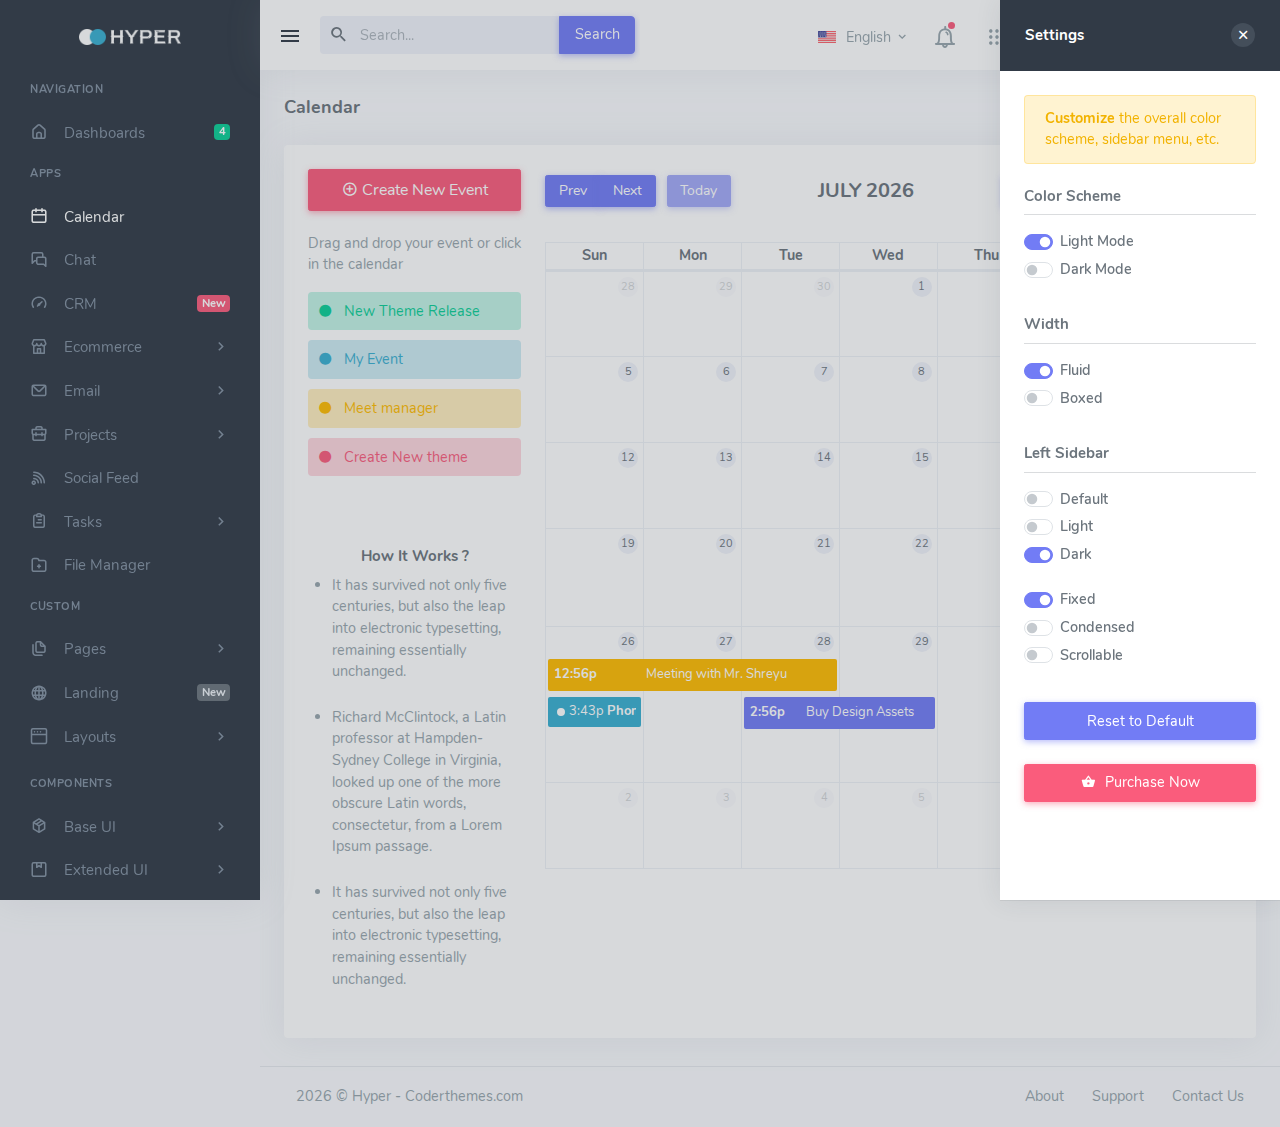
<file: apps-calendar.html>
<!DOCTYPE html>
<html lang="en">


<!-- Mirrored nfrom coderthemes.com/hyper/saas/apps-calendar.html by HTTrack Website Copier/3.x [XR&CO'2014], Fri, 29 Jul 2022 10:20:44 GMT -->
<head>
    <meta charset="utf-8" />
    <title>Calendar | Hyper - Responsive Bootstrap 5 Admin Dashboard</title>
    <meta name="viewport" content="width=device-width, initial-scale=1.0">
    <meta content="A fully featured admin theme which can be used to build CRM, CMS, etc." name="description" />
    <meta content="Coderthemes" name="author" />
    <!-- App favicon -->
    <link rel="shortcut icon" href="assets/images/favicon.ico">

    <!-- third party css -->
    <link href="assets/css/vendor/fullcalendar.min.css" rel="stylesheet" type="text/css" />
    <!-- third party css end -->

    <!-- App css -->
    <link href="assets/css/icons.min.css" rel="stylesheet" type="text/css" />
    <link href="assets/css/app.min.css" rel="stylesheet" type="text/css" id="app-style"/>

</head>

<body class="loading" data-layout-color="light" data-leftbar-theme="dark" data-layout-mode="fluid" data-rightbar-onstart="true">
    <!-- Begin page -->
    <div class="wrapper">
        <!-- ========== Left Sidebar Start ========== -->
        <div class="leftside-menu">
    
            <!-- LOGO -->
            <a href="index.html" class="logo text-center logo-light">
                <span class="logo-lg">
                    <img src="assets/images/logo.png" alt="" height="16">
                </span>
                <span class="logo-sm">
                    <img src="assets/images/logo_sm.png" alt="" height="16">
                </span>
            </a>

            <!-- LOGO -->
            <a href="index.html" class="logo text-center logo-dark">
                <span class="logo-lg">
                    <img src="assets/images/logo-dark.png" alt="" height="16">
                </span>
                <span class="logo-sm">
                    <img src="assets/images/logo_sm_dark.png" alt="" height="16">
                </span>
            </a>
    
            <div class="h-100" id="leftside-menu-container" data-simplebar>

                <!--- Sidemenu -->
                <ul class="side-nav">

                    <li class="side-nav-title side-nav-item">Navigation</li>

                    <li class="side-nav-item">
                        <a data-bs-toggle="collapse" href="#sidebarDashboards" aria-expanded="false" aria-controls="sidebarDashboards" class="side-nav-link">
                            <i class="uil-home-alt"></i>
                            <span class="badge bg-success float-end">4</span>
                            <span> Dashboards </span>
                        </a>
                        <div class="collapse" id="sidebarDashboards">
                            <ul class="side-nav-second-level">
                                <li>
                                    <a href="dashboard-analytics.html">Analytics</a>
                                </li>
                                <li>
                                    <a href="index.html">Ecommerce</a>
                                </li>
                                <li>
                                    <a href="dashboard-projects.html">Projects</a>
                                </li>
                                <li>
                                    <a href="dashboard-wallet.html">E-Wallet <span class="badge rounded bg-danger font-10 float-end">New</span></a>
                                </li>
                            </ul>
                        </div>
                    </li>

                    <li class="side-nav-title side-nav-item">Apps</li>

                    <li class="side-nav-item">
                        <a href="apps-calendar.html" class="side-nav-link">
                            <i class="uil-calender"></i>
                            <span> Calendar </span>
                        </a>
                    </li>

                    <li class="side-nav-item">
                        <a href="apps-chat.html" class="side-nav-link">
                            <i class="uil-comments-alt"></i>
                            <span> Chat </span>
                        </a>
                    </li>

                    <li class="side-nav-item">
                        <a data-bs-toggle="collapse" href="#sidebarCrm" aria-expanded="false" aria-controls="sidebarCrm" class="side-nav-link">
                            <i class="uil uil-tachometer-fast"></i>
                            <span class="badge bg-danger text-white float-end">New</span>
                            <span> CRM </span>
                        </a>
                        <div class="collapse" id="sidebarCrm">
                            <ul class="side-nav-second-level">
                                <li>
                                    <a href="crm-dashboard.html">Dashboard</a>
                                </li>
                                <li>
                                    <a href="crm-projects.html">Project</a>
                                </li>
                                <li>
                                    <a href="crm-orders-list.html">Orders List</a>
                                </li>
                                <li>
                                    <a href="crm-clients.html">Clients</a>
                                </li>
                                <li>
                                    <a href="crm-management.html">Management</a>
                                </li>
                            </ul>
                        </div>
                    </li>

                    <li class="side-nav-item">
                        <a data-bs-toggle="collapse" href="#sidebarEcommerce" aria-expanded="false" aria-controls="sidebarEcommerce" class="side-nav-link">
                            <i class="uil-store"></i>
                            <span> Ecommerce </span>
                            <span class="menu-arrow"></span>
                        </a>
                        <div class="collapse" id="sidebarEcommerce">
                            <ul class="side-nav-second-level">
                                <li>
                                    <a href="apps-ecommerce-products.html">Products</a>
                                </li>
                                <li>
                                    <a href="apps-ecommerce-products-details.html">Products Details</a>
                                </li>
                                <li>
                                    <a href="apps-ecommerce-orders.html">Orders</a>
                                </li>
                                <li>
                                    <a href="apps-ecommerce-orders-details.html">Order Details</a>
                                </li>
                                <li>
                                    <a href="apps-ecommerce-customers.html">Customers</a>
                                </li>
                                <li>
                                    <a href="apps-ecommerce-shopping-cart.html">Shopping Cart</a>
                                </li>
                                <li>
                                    <a href="apps-ecommerce-checkout.html">Checkout</a>
                                </li>
                                <li>
                                    <a href="apps-ecommerce-sellers.html">Sellers</a>
                                </li>
                            </ul>
                        </div>
                    </li>

                    <li class="side-nav-item">
                        <a data-bs-toggle="collapse" href="#sidebarEmail" aria-expanded="false" aria-controls="sidebarEmail" class="side-nav-link">
                            <i class="uil-envelope"></i>
                            <span> Email </span>
                            <span class="menu-arrow"></span>
                        </a>
                        <div class="collapse" id="sidebarEmail">
                            <ul class="side-nav-second-level">
                                <li>
                                    <a href="apps-email-inbox.html">Inbox</a>
                                </li>
                                <li>
                                    <a href="apps-email-read.html">Read Email</a>
                                </li>
                            </ul>
                        </div>
                    </li>

                    <li class="side-nav-item">
                        <a data-bs-toggle="collapse" href="#sidebarProjects" aria-expanded="false" aria-controls="sidebarProjects" class="side-nav-link">
                            <i class="uil-briefcase"></i>
                            <span> Projects </span>
                            <span class="menu-arrow"></span>
                        </a>
                        <div class="collapse" id="sidebarProjects">
                            <ul class="side-nav-second-level">
                                <li>
                                    <a href="apps-projects-list.html">List</a>
                                </li>
                                <li>
                                    <a href="apps-projects-details.html">Details</a>
                                </li>
                                <li>
                                    <a href="apps-projects-gantt.html">Gantt <span class="badge rounded-pill bg-light text-dark font-10 float-end">New</span></a>
                                </li>
                                <li>
                                    <a href="apps-projects-add.html">Create Project</a>
                                </li>
                            </ul>
                        </div>
                    </li>

                    <li class="side-nav-item">
                        <a href="apps-social-feed.html" class="side-nav-link">
                            <i class="uil-rss"></i>
                            <span> Social Feed </span>
                        </a>
                    </li>

                    <li class="side-nav-item">
                        <a data-bs-toggle="collapse" href="#sidebarTasks" aria-expanded="false" aria-controls="sidebarTasks" class="side-nav-link">
                            <i class="uil-clipboard-alt"></i>
                            <span> Tasks </span>
                            <span class="menu-arrow"></span>
                        </a>
                        <div class="collapse" id="sidebarTasks">
                            <ul class="side-nav-second-level">
                                <li>
                                    <a href="apps-tasks.html">List</a>
                                </li>
                                <li>
                                    <a href="apps-tasks-details.html">Details</a>
                                </li>
                                <li>
                                    <a href="apps-kanban.html">Kanban Board</a>
                                </li>
                            </ul>
                        </div>
                    </li>

                    <li class="side-nav-item">
                        <a href="apps-file-manager.html" class="side-nav-link">
                            <i class="uil-folder-plus"></i>
                            <span> File Manager </span>
                        </a>
                    </li>

                    <li class="side-nav-title side-nav-item">Custom</li>

                    <li class="side-nav-item">
                        <a data-bs-toggle="collapse" href="#sidebarPages" aria-expanded="false" aria-controls="sidebarPages" class="side-nav-link">
                            <i class="uil-copy-alt"></i>
                            <span> Pages </span>
                            <span class="menu-arrow"></span>
                        </a>
                        <div class="collapse" id="sidebarPages">
                            <ul class="side-nav-second-level">
                                <li>
                                    <a href="pages-profile.html">Profile</a>
                                </li>
                                <li>
                                    <a href="pages-profile-2.html">Profile 2</a>
                                </li>
                                <li>
                                    <a href="pages-invoice.html">Invoice</a>
                                </li>
                                <li>
                                    <a href="pages-faq.html">FAQ</a>
                                </li>
                                <li>
                                    <a href="pages-pricing.html">Pricing</a>
                                </li>
                                <li>
                                    <a href="pages-maintenance.html">Maintenance</a>
                                </li>
                                <li class="side-nav-item">
                                    <a data-bs-toggle="collapse" href="#sidebarPagesAuth" aria-expanded="false" aria-controls="sidebarPagesAuth">
                                        <span> Authentication </span>
                                        <span class="menu-arrow"></span>
                                    </a>
                                    <div class="collapse" id="sidebarPagesAuth">
                                        <ul class="side-nav-third-level">
                                            <li>
                                                <a href="pages-login.html">Login</a>
                                            </li>
                                            <li>
                                                <a href="pages-login-2.html">Login 2</a>
                                            </li>
                                            <li>
                                                <a href="pages-register.html">Register</a>
                                            </li>
                                            <li>
                                                <a href="pages-register-2.html">Register 2</a>
                                            </li>
                                            <li>
                                                <a href="pages-logout.html">Logout</a>
                                            </li>
                                            <li>
                                                <a href="pages-logout-2.html">Logout 2</a>
                                            </li>
                                            <li>
                                                <a href="pages-recoverpw.html">Recover Password</a>
                                            </li>
                                            <li>
                                                <a href="pages-recoverpw-2.html">Recover Password 2</a>
                                            </li>
                                            <li>
                                                <a href="pages-lock-screen.html">Lock Screen</a>
                                            </li>
                                            <li>
                                                <a href="pages-lock-screen-2.html">Lock Screen 2</a>
                                            </li>
                                            <li>
                                                <a href="pages-confirm-mail.html">Confirm Mail</a>
                                            </li>
                                            <li>
                                                <a href="pages-confirm-mail-2.html">Confirm Mail 2</a>
                                            </li>
                                        </ul>
                                    </div>
                                </li>
                                <li class="side-nav-item">
                                    <a data-bs-toggle="collapse" href="#sidebarPagesError" aria-expanded="false" aria-controls="sidebarPagesError">
                                        <span> Error </span>
                                        <span class="menu-arrow"></span>
                                    </a>
                                    <div class="collapse" id="sidebarPagesError">
                                        <ul class="side-nav-third-level">
                                            <li>
                                            <a href="pages-404.html">Error 404</a>
                                        </li>
                                        <li>
                                            <a href="pages-404-alt.html">Error 404-alt</a>
                                        </li>
                                        <li>
                                            <a href="pages-500.html">Error 500</a>
                                        </li>
                                        </ul>
                                    </div>
                                </li>
                                <li>
                                    <a href="pages-starter.html">Starter Page</a>
                                </li>
                                <li>
                                    <a href="pages-preloader.html">With Preloader</a>
                                </li>
                                <li>
                                    <a href="pages-timeline.html">Timeline</a>
                                </li>
                            </ul>
                        </div>
                    </li>

                    <li class="side-nav-item">
                        <a href="landing.html" target="_blank" class="side-nav-link">
                            <i class="uil-globe"></i>
                            <span class="badge bg-secondary text-light float-end">New</span>
                            <span> Landing </span>
                        </a>
                    </li>

                    <li class="side-nav-item">
                        <a data-bs-toggle="collapse" href="#sidebarLayouts" aria-expanded="false" aria-controls="sidebarLayouts" class="side-nav-link">
                            <i class="uil-window"></i>
                            <span> Layouts </span>
                            <span class="menu-arrow"></span>
                        </a>
                        <div class="collapse" id="sidebarLayouts">
                            <ul class="side-nav-second-level">
                                <li>
                                    <a href="layouts-horizontal.html">Horizontal</a>
                                </li>
                                <li>
                                    <a href="layouts-detached.html">Detached</a>
                                </li>
                                <li>
                                    <a href="layouts-full.html">Full</a>
                                </li>
                            </ul>
                        </div>
                    </li>
            
                    <li class="side-nav-title side-nav-item mt-1">Components</li>

                    <li class="side-nav-item">
                        <a data-bs-toggle="collapse" href="#sidebarBaseUI" aria-expanded="false" aria-controls="sidebarBaseUI" class="side-nav-link">
                            <i class="uil-box"></i>
                            <span> Base UI </span>
                            <span class="menu-arrow"></span>
                        </a>
                        <div class="collapse" id="sidebarBaseUI">
                            <ul class="side-nav-second-level">
                                <li>
                                    <a href="ui-accordions.html">Accordions</a>
                                </li>
                                <li>
                                    <a href="ui-alerts.html">Alerts</a>
                                </li>
                                <li>
                                    <a href="ui-avatars.html">Avatars</a>
                                </li>
                                <li>
                                    <a href="ui-badges.html">Badges</a>
                                </li>
                                <li>
                                    <a href="ui-breadcrumb.html">Breadcrumb</a>
                                </li>
                                <li>
                                    <a href="ui-buttons.html">Buttons</a>
                                </li>
                                <li>
                                    <a href="ui-cards.html">Cards</a>
                                </li>
                                <li>
                                    <a href="ui-carousel.html">Carousel</a>
                                </li>
                                <li>
                                    <a href="ui-dropdowns.html">Dropdowns</a>
                                </li>
                                <li>
                                    <a href="ui-embed-video.html">Embed Video</a>
                                </li>
                                <li>
                                    <a href="ui-grid.html">Grid</a>
                                </li>
                                <li>
                                    <a href="ui-list-group.html">List Group</a>
                                </li>
                                <li>
                                    <a href="ui-modals.html">Modals</a>
                                </li>
                                <li>
                                    <a href="ui-notifications.html">Notifications</a>
                                </li>
                                <li>
                                    <a href="ui-offcanvas.html">Offcanvas</a>
                                </li>
                                <li>
                                    <a href="ui-placeholders.html">Placeholders</a>
                                </li>
                                <li>
                                    <a href="ui-pagination.html">Pagination</a>
                                </li>
                                <li>
                                    <a href="ui-popovers.html">Popovers</a>
                                </li>
                                <li>
                                    <a href="ui-progress.html">Progress</a>
                                </li>
                                <li>
                                    <a href="ui-ribbons.html">Ribbons</a>
                                </li>
                                <li>
                                    <a href="ui-spinners.html">Spinners</a>
                                </li>
                                <li>
                                    <a href="ui-tabs.html">Tabs</a>
                                </li>
                                <li>
                                    <a href="ui-tooltips.html">Tooltips</a>
                                </li>
                                <li>
                                    <a href="ui-typography.html">Typography</a>
                                </li>
                            </ul>
                        </div>
                    </li>

                    <li class="side-nav-item">
                        <a data-bs-toggle="collapse" href="#sidebarExtendedUI" aria-expanded="false" aria-controls="sidebarExtendedUI" class="side-nav-link">
                            <i class="uil-package"></i>
                            <span> Extended UI </span>
                            <span class="menu-arrow"></span>
                        </a>
                        <div class="collapse" id="sidebarExtendedUI">
                            <ul class="side-nav-second-level">
                                <li>
                                    <a href="extended-dragula.html">Dragula</a>
                                </li>
                                <li>
                                    <a href="extended-range-slider.html">Range Slider</a>
                                </li>
                                <li>
                                    <a href="extended-ratings.html">Ratings</a>
                                </li>
                                <li>
                                    <a href="extended-scrollbar.html">Scrollbar</a>
                                </li>
                                <li>
                                    <a href="extended-scrollspy.html">Scrollspy</a>
                                </li>
                                <li>
                                    <a href="extended-treeview.html">Treeview</a>
                                </li>
                            </ul>
                        </div>
                    </li>

                    <li class="side-nav-item">
                        <a href="widgets.html" class="side-nav-link">
                            <i class="uil-layer-group"></i>
                            <span> Widgets </span>
                        </a>
                    </li>

                    <li class="side-nav-item">
                        <a data-bs-toggle="collapse" href="#sidebarIcons" aria-expanded="false" aria-controls="sidebarIcons" class="side-nav-link">
                            <i class="uil-streering"></i>
                            <span> Icons </span>
                            <span class="menu-arrow"></span>
                        </a>
                        <div class="collapse" id="sidebarIcons">
                            <ul class="side-nav-second-level">
                                <li>
                                    <a href="icons-dripicons.html">Dripicons</a>
                                </li>
                                <li>
                                    <a href="icons-mdi.html">Material Design</a>
                                </li>
                                <li>
                                    <a href="icons-unicons.html">Unicons</a>
                                </li>
                            </ul>
                        </div>
                    </li>

                    <li class="side-nav-item">
                        <a data-bs-toggle="collapse" href="#sidebarForms" aria-expanded="false" aria-controls="sidebarForms" class="side-nav-link">
                            <i class="uil-document-layout-center"></i>
                            <span> Forms </span>
                            <span class="menu-arrow"></span>
                        </a>
                        <div class="collapse" id="sidebarForms">
                            <ul class="side-nav-second-level">
                                <li>
                                    <a href="form-elements.html">Basic Elements</a>
                                </li>
                                <li>
                                    <a href="form-advanced.html">Form Advanced</a>
                                </li>
                                <li>
                                    <a href="form-validation.html">Validation</a>
                                </li>
                                <li>
                                    <a href="form-wizard.html">Wizard</a>
                                </li>
                                <li>
                                    <a href="form-fileuploads.html">File Uploads</a>
                                </li>
                                <li>
                                    <a href="form-editors.html">Editors</a>
                                </li>
                            </ul>
                        </div>
                    </li>

                    <li class="side-nav-item">
                        <a data-bs-toggle="collapse" href="#sidebarCharts" aria-expanded="false" aria-controls="sidebarCharts" class="side-nav-link">
                            <i class="uil-chart"></i>
                            <span> Charts </span>
                            <span class="menu-arrow"></span>
                        </a>
                        <div class="collapse" id="sidebarCharts">
                            <ul class="side-nav-second-level">
                                <li class="side-nav-item">
                                    <a data-bs-toggle="collapse" href="#sidebarApexCharts" aria-expanded="false" aria-controls="sidebarApexCharts">
                                        <span> Apex Charts </span>
                                        <span class="menu-arrow"></span>
                                    </a>
                                    <div class="collapse" id="sidebarApexCharts">
                                        <ul class="side-nav-third-level">
                                            <li>
                                                <a href="charts-apex-area.html">Area</a>
                                            </li>
                                            <li>
                                                <a href="charts-apex-bar.html">Bar</a>
                                            </li>
                                            <li>
                                                <a href="charts-apex-bubble.html">Bubble</a>
                                            </li>
                                            <li>
                                                <a href="charts-apex-candlestick.html">Candlestick</a>
                                            </li>
                                            <li>
                                                <a href="charts-apex-column.html">Column</a>
                                            </li>
                                            <li>
                                                <a href="charts-apex-heatmap.html">Heatmap</a>
                                            </li>
                                            <li>
                                                <a href="charts-apex-line.html">Line</a>
                                            </li>
                                            <li>
                                                <a href="charts-apex-mixed.html">Mixed</a>
                                            </li>
                                            <li>
                                                <a href="charts-apex-pie.html">Pie</a>
                                            </li>
                                            <li>
                                                <a href="charts-apex-radar.html">Radar</a>
                                            </li>
                                            <li>
                                                <a href="charts-apex-radialbar.html">RadialBar</a>
                                            </li>
                                            <li>
                                                <a href="charts-apex-scatter.html">Scatter</a>
                                            </li>
                                            <li>
                                                <a href="charts-apex-sparklines.html">Sparklines</a>
                                            </li>
                                        </ul>
                                    </div>
                                </li>
                                <li>
                                    <a href="charts-brite.html">Britecharts</a>
                                </li>
                                <li>
                                    <a href="charts-chartjs.html">Chartjs</a>
                                </li>
                                <li>
                                    <a href="charts-sparkline.html">Sparklines</a>
                                </li>
                            </ul>
                        </div>
                    </li>

                    <li class="side-nav-item">
                        <a data-bs-toggle="collapse" href="#sidebarTables" aria-expanded="false" aria-controls="sidebarTables" class="side-nav-link">
                            <i class="uil-table"></i>
                            <span> Tables </span>
                            <span class="menu-arrow"></span>
                        </a>
                        <div class="collapse" id="sidebarTables">
                            <ul class="side-nav-second-level">
                                <li>
                                    <a href="tables-basic.html">Basic Tables</a>
                                </li>
                                <li>
                                    <a href="tables-datatable.html">Data Tables</a>
                                </li>
                            </ul>
                        </div>
                    </li>

                    <li class="side-nav-item">
                        <a data-bs-toggle="collapse" href="#sidebarMaps" aria-expanded="false" aria-controls="sidebarMaps" class="side-nav-link">
                            <i class="uil-location-point"></i>
                            <span> Maps </span>
                            <span class="menu-arrow"></span>
                        </a>
                        <div class="collapse" id="sidebarMaps">
                            <ul class="side-nav-second-level">
                                <li>
                                    <a href="maps-google.html">Google Maps</a>
                                </li>
                                <li>
                                    <a href="maps-vector.html">Vector Maps</a>
                                </li>
                            </ul>
                        </div>
                    </li>

                    <li class="side-nav-item">
                        <a data-bs-toggle="collapse" href="#sidebarMultiLevel" aria-expanded="false" aria-controls="sidebarMultiLevel" class="side-nav-link">
                            <i class="uil-folder-plus"></i>
                            <span> Multi Level </span>
                            <span class="menu-arrow"></span>
                        </a>
                        <div class="collapse" id="sidebarMultiLevel">
                            <ul class="side-nav-second-level">
                                <li class="side-nav-item">
                                    <a data-bs-toggle="collapse" href="#sidebarSecondLevel" aria-expanded="false" aria-controls="sidebarSecondLevel">
                                        <span> Second Level </span>
                                        <span class="menu-arrow"></span>
                                    </a>
                                    <div class="collapse" id="sidebarSecondLevel">
                                        <ul class="side-nav-third-level">
                                            <li>
                                                <a href="javascript: void(0);">Item 1</a>
                                            </li>
                                            <li>
                                                <a href="javascript: void(0);">Item 2</a>
                                            </li>
                                        </ul>
                                    </div>
                                </li>
                                <li class="side-nav-item">
                                    <a data-bs-toggle="collapse" href="#sidebarThirdLevel" aria-expanded="false" aria-controls="sidebarThirdLevel">
                                        <span> Third Level </span>
                                        <span class="menu-arrow"></span>
                                    </a>
                                    <div class="collapse" id="sidebarThirdLevel">
                                        <ul class="side-nav-third-level">
                                            <li>
                                                <a href="javascript: void(0);">Item 1</a>
                                            </li>
                                            <li class="side-nav-item">
                                                <a data-bs-toggle="collapse" href="#sidebarFourthLevel" aria-expanded="false" aria-controls="sidebarFourthLevel">
                                                    <span> Item 2 </span>
                                                    <span class="menu-arrow"></span>
                                                </a>
                                                <div class="collapse" id="sidebarFourthLevel">
                                                    <ul class="side-nav-forth-level">
                                                        <li>
                                                            <a href="javascript: void(0);">Item 2.1</a>
                                                        </li>
                                                        <li>
                                                            <a href="javascript: void(0);">Item 2.2</a>
                                                        </li>
                                                    </ul>
                                                </div>
                                            </li>
                                        </ul>
                                    </div>
                                </li>
                            </ul>
                        </div>
                    </li>
                </ul>

                <!-- Help Box -->
                <div class="help-box text-white text-center">
                    <a href="javascript: void(0);" class="float-end close-btn text-white">
                        <i class="mdi mdi-close"></i>
                    </a>
                    <img src="assets/images/help-icon.svg" height="90" alt="Helper Icon Image" />
                    <h5 class="mt-3">Unlimited Access</h5>
                    <p class="mb-3">Upgrade to plan to get access to unlimited reports</p>
                    <a href="javascript: void(0);" class="btn btn-secondary btn-sm">Upgrade</a>
                </div>
                <!-- end Help Box -->
                <!-- End Sidebar -->

                <div class="clearfix"></div>

            </div>
            <!-- Sidebar -left -->

        </div>
        <!-- Left Sidebar End -->

        <!-- ============================================================== -->
        <!-- Start Page Content here -->
        <!-- ============================================================== -->

        <div class="content-page">
            <div class="content">
                <!-- Topbar Start -->
                <div class="navbar-custom">
                    <ul class="list-unstyled topbar-menu float-end mb-0">
                        <li class="dropdown notification-list d-lg-none">
                            <a class="nav-link dropdown-toggle arrow-none" data-bs-toggle="dropdown" href="#" role="button" aria-haspopup="false" aria-expanded="false">
                                <i class="dripicons-search noti-icon"></i>
                            </a>
                            <div class="dropdown-menu dropdown-menu-animated dropdown-lg p-0">
                                <form class="p-3">
                                    <input type="text" class="form-control" placeholder="Search ..." aria-label="Recipient's username">
                                </form>
                            </div>
                        </li>
                        <li class="dropdown notification-list topbar-dropdown">
                            <a class="nav-link dropdown-toggle arrow-none" data-bs-toggle="dropdown" href="#" role="button" aria-haspopup="false" aria-expanded="false">
                                <img src="assets/images/flags/us.jpg" alt="user-image" class="me-0 me-sm-1" height="12"> 
                                <span class="align-middle d-none d-sm-inline-block">English</span> <i class="mdi mdi-chevron-down d-none d-sm-inline-block align-middle"></i>
                            </a>
                            <div class="dropdown-menu dropdown-menu-end dropdown-menu-animated topbar-dropdown-menu">

                                <!-- item-->
                                <a href="javascript:void(0);" class="dropdown-item notify-item">
                                    <img src="assets/images/flags/germany.jpg" alt="user-image" class="me-1" height="12"> <span class="align-middle">German</span>
                                </a>

                                <!-- item-->
                                <a href="javascript:void(0);" class="dropdown-item notify-item">
                                    <img src="assets/images/flags/italy.jpg" alt="user-image" class="me-1" height="12"> <span class="align-middle">Italian</span>
                                </a>
                
                                <!-- item-->
                                <a href="javascript:void(0);" class="dropdown-item notify-item">
                                    <img src="assets/images/flags/spain.jpg" alt="user-image" class="me-1" height="12"> <span class="align-middle">Spanish</span>
                                </a>

                                <!-- item-->
                                <a href="javascript:void(0);" class="dropdown-item notify-item">
                                    <img src="assets/images/flags/russia.jpg" alt="user-image" class="me-1" height="12"> <span class="align-middle">Russian</span>
                                </a>

                            </div>
                        </li>

                        <li class="dropdown notification-list">
                            <a class="nav-link dropdown-toggle arrow-none" data-bs-toggle="dropdown" href="#" role="button" aria-haspopup="false" aria-expanded="false">
                                <i class="dripicons-bell noti-icon"></i>
                                <span class="noti-icon-badge"></span>
                            </a>
                            <div class="dropdown-menu dropdown-menu-end dropdown-menu-animated dropdown-lg">

                                <!-- item-->
                                <div class="dropdown-item noti-title px-3">
                                    <h5 class="m-0">
                                        <span class="float-end">
                                            <a href="javascript: void(0);" class="text-dark">
                                                <small>Clear All</small>
                                            </a>
                                        </span>Notification
                                    </h5>
                                </div>

                                <div class="px-3" style="max-height: 300px;" data-simplebar>

                                    <h5 class="text-muted font-13 fw-normal mt-0">Today</h5>
                                    <!-- item-->
                                    <a href="javascript:void(0);" class="dropdown-item p-0 notify-item card unread-noti shadow-none mb-2">
                                        <div class="card-body">
                                            <span class="float-end noti-close-btn text-muted"><i class="mdi mdi-close"></i></span>   
                                            <div class="d-flex align-items-center">
                                                <div class="flex-shrink-0">
                                                    <div class="notify-icon bg-primary">
                                                        <i class="mdi mdi-comment-account-outline"></i>
                                                    </div>
                                                </div>
                                                <div class="flex-grow-1 text-truncate ms-2">
                                                    <h5 class="noti-item-title fw-semibold font-14">Datacorp <small class="fw-normal text-muted ms-1">1 min ago</small></h5>
                                                    <small class="noti-item-subtitle text-muted">Caleb Flakelar commented on Admin</small>
                                                </div>
                                              </div>
                                        </div>
                                    </a>

                                    <!-- item-->
                                    <a href="javascript:void(0);" class="dropdown-item p-0 notify-item card read-noti shadow-none mb-2">
                                        <div class="card-body">
                                            <span class="float-end noti-close-btn text-muted"><i class="mdi mdi-close"></i></span>   
                                            <div class="d-flex align-items-center">
                                                <div class="flex-shrink-0">
                                                    <div class="notify-icon bg-info">
                                                        <i class="mdi mdi-account-plus"></i>
                                                    </div>
                                                </div>
                                                <div class="flex-grow-1 text-truncate ms-2">
                                                    <h5 class="noti-item-title fw-semibold font-14">Admin <small class="fw-normal text-muted ms-1">1 hours ago</small></h5>
                                                    <small class="noti-item-subtitle text-muted">New user registered</small>
                                                </div>
                                              </div>
                                        </div>
                                    </a>

                                    <h5 class="text-muted font-13 fw-normal mt-0">Yesterday</h5>

                                    <!-- item-->
                                    <a href="javascript:void(0);" class="dropdown-item p-0 notify-item card read-noti shadow-none mb-2">
                                        <div class="card-body">
                                            <span class="float-end noti-close-btn text-muted"><i class="mdi mdi-close"></i></span>   
                                            <div class="d-flex align-items-center">
                                                <div class="flex-shrink-0">
                                                    <div class="notify-icon">
                                                        <img src="assets/images/users/avatar-2.jpg" class="img-fluid rounded-circle" alt="" />
                                                    </div>
                                                </div>
                                                <div class="flex-grow-1 text-truncate ms-2">
                                                    <h5 class="noti-item-title fw-semibold font-14">Cristina Pride <small class="fw-normal text-muted ms-1">1 day ago</small></h5>
                                                    <small class="noti-item-subtitle text-muted">Hi, How are you? What about our next meeting</small>
                                                </div>
                                              </div>
                                        </div>
                                    </a>

                                    <h5 class="text-muted font-13 fw-normal mt-0">30 Dec 2021</h5>

                                    <!-- item-->
                                    <a href="javascript:void(0);" class="dropdown-item p-0 notify-item card read-noti shadow-none mb-2">
                                        <div class="card-body">
                                            <span class="float-end noti-close-btn text-muted"><i class="mdi mdi-close"></i></span>   
                                            <div class="d-flex align-items-center">
                                                <div class="flex-shrink-0">
                                                    <div class="notify-icon bg-primary">
                                                        <i class="mdi mdi-comment-account-outline"></i>
                                                    </div>
                                                </div>
                                                <div class="flex-grow-1 text-truncate ms-2">
                                                    <h5 class="noti-item-title fw-semibold font-14">Datacorp</h5>
                                                    <small class="noti-item-subtitle text-muted">Caleb Flakelar commented on Admin</small>
                                                </div>
                                              </div>
                                        </div>
                                    </a>

                                     <!-- item-->
                                     <a href="javascript:void(0);" class="dropdown-item p-0 notify-item card read-noti shadow-none mb-2">
                                        <div class="card-body">
                                            <span class="float-end noti-close-btn text-muted"><i class="mdi mdi-close"></i></span>   
                                            <div class="d-flex align-items-center">
                                                <div class="flex-shrink-0">
                                                    <div class="notify-icon">
                                                        <img src="assets/images/users/avatar-4.jpg" class="img-fluid rounded-circle" alt="" />
                                                    </div>
                                                </div>
                                                <div class="flex-grow-1 text-truncate ms-2">
                                                    <h5 class="noti-item-title fw-semibold font-14">Karen Robinson</h5>
                                                    <small class="noti-item-subtitle text-muted">Wow ! this admin looks good and awesome design</small>
                                                </div>
                                              </div>
                                        </div>
                                    </a>

                                    <div class="text-center">
                                        <i class="mdi mdi-dots-circle mdi-spin text-muted h3 mt-0"></i>
                                    </div>
                                </div>

                                <!-- All-->
                                <a href="javascript:void(0);" class="dropdown-item text-center text-primary notify-item border-top border-light py-2">
                                    View All
                                </a>

                            </div>
                        </li>

                        <li class="dropdown notification-list d-none d-sm-inline-block">
                            <a class="nav-link dropdown-toggle arrow-none" data-bs-toggle="dropdown" href="#" role="button" aria-haspopup="false" aria-expanded="false">
                                <i class="dripicons-view-apps noti-icon"></i>
                            </a>
                            <div class="dropdown-menu dropdown-menu-end dropdown-menu-animated dropdown-lg p-0">

                                <div class="p-2">
                                    <div class="row g-0">
                                        <div class="col">
                                            <a class="dropdown-icon-item" href="#">
                                                <img src="assets/images/brands/slack.png" alt="slack">
                                                <span>Slack</span>
                                            </a>
                                        </div>
                                        <div class="col">
                                            <a class="dropdown-icon-item" href="#">
                                                <img src="assets/images/brands/github.png" alt="Github">
                                                <span>GitHub</span>
                                            </a>
                                        </div>
                                        <div class="col">
                                            <a class="dropdown-icon-item" href="#">
                                                <img src="assets/images/brands/dribbble.png" alt="dribbble">
                                                <span>Dribbble</span>
                                            </a>
                                        </div>
                                    </div>

                                    <div class="row g-0">
                                        <div class="col">
                                            <a class="dropdown-icon-item" href="#">
                                                <img src="assets/images/brands/bitbucket.png" alt="bitbucket">
                                                <span>Bitbucket</span>
                                            </a>
                                        </div>
                                        <div class="col">
                                            <a class="dropdown-icon-item" href="#">
                                                <img src="assets/images/brands/dropbox.png" alt="dropbox">
                                                <span>Dropbox</span>
                                            </a>
                                        </div>
                                        <div class="col">
                                            <a class="dropdown-icon-item" href="#">
                                                <img src="assets/images/brands/g-suite.png" alt="G Suite">
                                                <span>G Suite</span>
                                            </a>
                                        </div>
                                    </div> <!-- end row-->
                                </div>

                            </div>
                        </li>

                        <li class="notification-list">
                            <a class="nav-link end-bar-toggle" href="javascript: void(0);">
                                <i class="dripicons-gear noti-icon"></i>
                            </a>
                        </li>

                        <li class="dropdown notification-list">
                            <a class="nav-link dropdown-toggle nav-user arrow-none me-0" data-bs-toggle="dropdown" href="#" role="button" aria-haspopup="false"
                                aria-expanded="false">
                                <span class="account-user-avatar"> 
                                    <img src="assets/images/users/avatar-1.jpg" alt="user-image" class="rounded-circle">
                                </span>
                                <span>
                                    <span class="account-user-name">Dominic Keller</span>
                                    <span class="account-position">Founder</span>
                                </span>
                            </a>
                            <div class="dropdown-menu dropdown-menu-end dropdown-menu-animated topbar-dropdown-menu profile-dropdown">
                                <!-- item-->
                                <div class=" dropdown-header noti-title">
                                    <h6 class="text-overflow m-0">Welcome !</h6>
                                </div>

                                <!-- item-->
                                <a href="javascript:void(0);" class="dropdown-item notify-item">
                                    <i class="mdi mdi-account-circle me-1"></i>
                                    <span>My Account</span>
                                </a>

                                <!-- item-->
                                <a href="javascript:void(0);" class="dropdown-item notify-item">
                                    <i class="mdi mdi-account-edit me-1"></i>
                                    <span>Settings</span>
                                </a>

                                <!-- item-->
                                <a href="javascript:void(0);" class="dropdown-item notify-item">
                                    <i class="mdi mdi-lifebuoy me-1"></i>
                                    <span>Support</span>
                                </a>

                                <!-- item-->
                                <a href="javascript:void(0);" class="dropdown-item notify-item">
                                    <i class="mdi mdi-lock-outline me-1"></i>
                                    <span>Lock Screen</span>
                                </a>

                                <!-- item-->
                                <a href="javascript:void(0);" class="dropdown-item notify-item">
                                    <i class="mdi mdi-logout me-1"></i>
                                    <span>Logout</span>
                                </a>
                            </div>
                        </li>

                    </ul>
                    <button class="button-menu-mobile open-left">
                        <i class="mdi mdi-menu"></i>
                    </button>
                    <div class="app-search dropdown d-none d-lg-block">
                        <form>
                            <div class="input-group">
                                <input type="text" class="form-control dropdown-toggle"  placeholder="Search..." id="top-search">
                                <span class="mdi mdi-magnify search-icon"></span>
                                <button class="input-group-text btn-primary" type="submit">Search</button>
                            </div>
                        </form>

                        <div class="dropdown-menu dropdown-menu-animated dropdown-lg" id="search-dropdown">
                            <!-- item-->
                            <div class="dropdown-header noti-title">
                                <h5 class="text-overflow mb-2">Found <span class="text-danger">17</span> results</h5>
                            </div>

                            <!-- item-->
                            <a href="javascript:void(0);" class="dropdown-item notify-item">
                                <i class="uil-notes font-16 me-1"></i>
                                <span>Analytics Report</span>
                            </a>

                            <!-- item-->
                            <a href="javascript:void(0);" class="dropdown-item notify-item">
                                <i class="uil-life-ring font-16 me-1"></i>
                                <span>How can I help you?</span>
                            </a>

                            <!-- item-->
                            <a href="javascript:void(0);" class="dropdown-item notify-item">
                                <i class="uil-cog font-16 me-1"></i>
                                <span>User profile settings</span>
                            </a>

                            <!-- item-->
                            <div class="dropdown-header noti-title">
                                <h6 class="text-overflow mb-2 text-uppercase">Users</h6>
                            </div>

                            <div class="notification-list">
                                <!-- item-->
                                <a href="javascript:void(0);" class="dropdown-item notify-item">
                                    <div class="d-flex">
                                        <img class="d-flex me-2 rounded-circle" src="assets/images/users/avatar-2.jpg" alt="Generic placeholder image" height="32">
                                        <div class="w-100">
                                            <h5 class="m-0 font-14">Erwin Brown</h5>
                                            <span class="font-12 mb-0">UI Designer</span>
                                        </div>
                                    </div>
                                </a>

                                <!-- item-->
                                <a href="javascript:void(0);" class="dropdown-item notify-item">
                                    <div class="d-flex">
                                        <img class="d-flex me-2 rounded-circle" src="assets/images/users/avatar-5.jpg" alt="Generic placeholder image" height="32">
                                        <div class="w-100">
                                            <h5 class="m-0 font-14">Jacob Deo</h5>
                                            <span class="font-12 mb-0">Developer</span>
                                        </div>
                                    </div>
                                </a>
                            </div>
                        </div>
                    </div>
                </div>
                <!-- end Topbar -->

                <!-- Start Content-->
                <div class="container-fluid">

                    <!-- start page title -->
                    <div class="row">
                        <div class="col-12">
                            <div class="page-title-box">
                                <div class="page-title-right">
                                    <ol class="breadcrumb m-0">
                                        <li class="breadcrumb-item"><a href="javascript: void(0);">Hyper</a></li>
                                        <li class="breadcrumb-item"><a href="javascript: void(0);">Apps</a></li>
                                        <li class="breadcrumb-item active">Calendar</li>
                                    </ol>
                                </div>
                                <h4 class="page-title">Calendar</h4>
                            </div>
                        </div>
                    </div>
                    <!-- end page title -->

                    <div class="row">
                        <div class="col-12">

                            <div class="card">
                                <div class="card-body">
                                    <div class="row">
                                        <div class="col-lg-3">
                                            <div class="d-grid">
                                                <button class="btn btn-lg font-16 btn-danger" id="btn-new-event"><i
                                                        class="mdi mdi-plus-circle-outline"></i> Create New
                                                    Event</button>
                                            </div>
                                            <div id="external-events" class="m-t-20">
                                                <br />
                                                <p class="text-muted">Drag and drop your event or click in the calendar</p>
                                                <div class="external-event bg-success-lighten text-success" data-class="bg-success"><i class="mdi mdi-checkbox-blank-circle me-2 vertical-middle"></i>New Theme Release</div>
                                                <div class="external-event bg-info-lighten text-info" data-class="bg-info"><i class="mdi mdi-checkbox-blank-circle me-2 vertical-middle"></i>My Event</div>
                                                <div class="external-event bg-warning-lighten text-warning" data-class="bg-warning"><i class="mdi mdi-checkbox-blank-circle me-2 vertical-middle"></i>Meet manager</div>
                                                <div class="external-event bg-danger-lighten text-danger" data-class="bg-danger"><i class="mdi mdi-checkbox-blank-circle me-2 vertical-middle"></i>Create New theme</div>
                                            </div>

                                            <div class="mt-5 d-none d-xl-block">
                                                <h5 class="text-center">How It Works ?</h5>
                                            
                                                <ul class="ps-3">
                                                    <li class="text-muted mb-3">
                                                        It has survived not only five centuries, but also the leap into electronic typesetting, remaining essentially unchanged.
                                                    </li>
                                                    <li class="text-muted mb-3">
                                                        Richard McClintock, a Latin professor at Hampden-Sydney College in Virginia, looked up one of the more obscure Latin words, consectetur, from a Lorem Ipsum passage.
                                                    </li>
                                                    <li class="text-muted mb-3">
                                                        It has survived not only five centuries, but also the leap into electronic typesetting, remaining essentially unchanged.
                                                    </li>
                                                </ul>
                                            </div>

                                        </div> <!-- end col-->

                                        <div class="col-lg-9">
                                            <div class="mt-4 mt-lg-0">
                                                <div id="calendar"></div>
                                            </div>
                                        </div> <!-- end col -->

                                    </div> <!-- end row -->
                                </div> <!-- end card body-->
                            </div> <!-- end card -->

                            <!-- Add New Event MODAL -->
                            <div class="modal fade" id="event-modal" tabindex="-1">
                                <div class="modal-dialog">
                                    <div class="modal-content">
                                        <form class="needs-validation" name="event-form" id="form-event" novalidate>
                                            <div class="modal-header py-3 px-4 border-bottom-0">
                                                <h5 class="modal-title" id="modal-title">Event</h5>
                                                <button type="button" class="btn-close" data-bs-dismiss="modal" aria-label="Close"></button>
                                            </div>
                                            <div class="modal-body px-4 pb-4 pt-0">
                                                <div class="row">
                                                    <div class="col-12">
                                                        <div class="mb-3">
                                                            <label class="control-label form-label">Event Name</label>
                                                            <input class="form-control" placeholder="Insert Event Name" type="text" name="title" id="event-title" required />
                                                            <div class="invalid-feedback">Please provide a valid event name</div>
                                                        </div>
                                                    </div>
                                                    <div class="col-12">
                                                        <div class="mb-3">
                                                            <label class="control-label form-label">Category</label>
                                                            <select class="form-select" name="category" id="event-category" required>
                                                                <option value="bg-danger" selected>Danger</option>
                                                                <option value="bg-success">Success</option>
                                                                <option value="bg-primary">Primary</option>
                                                                <option value="bg-info">Info</option>
                                                                <option value="bg-dark">Dark</option>
                                                                <option value="bg-warning">Warning</option>
                                                            </select>
                                                            <div class="invalid-feedback">Please select a valid event category</div>
                                                        </div>
                                                    </div>
                                                </div>
                                                <div class="row">
                                                    <div class="col-6">
                                                        <button type="button" class="btn btn-danger" id="btn-delete-event">Delete</button>
                                                    </div>
                                                    <div class="col-6 text-end">
                                                        <button type="button" class="btn btn-light me-1" data-bs-dismiss="modal">Close</button>
                                                        <button type="submit" class="btn btn-success" id="btn-save-event">Save</button>
                                                    </div>
                                                </div>
                                            </div>
                                        </form>
                                    </div> <!-- end modal-content-->
                                </div> <!-- end modal dialog-->
                            </div>
                            <!-- end modal-->
                        </div>
                        <!-- end col-12 -->
                    </div> <!-- end row -->

                </div> <!-- container -->

            </div> <!-- content -->

            <!-- Footer Start -->
            <footer class="footer">
                <div class="container-fluid">
                    <div class="row">
                        <div class="col-md-6">
                            <script>document.write(new Date().getFullYear())</script> © Hyper - Coderthemes.com
                        </div>
                        <div class="col-md-6">
                            <div class="text-md-end footer-links d-none d-md-block">
                                <a href="javascript: void(0);">About</a>
                                <a href="javascript: void(0);">Support</a>
                                <a href="javascript: void(0);">Contact Us</a>
                            </div>
                        </div>
                    </div>
                </div>
            </footer>
            <!-- end Footer -->

        </div>

        <!-- ============================================================== -->
        <!-- End Page content -->
        <!-- ============================================================== -->


    </div>
    <!-- END wrapper -->


    <!-- Right Sidebar -->
    <div class="end-bar">

        <div class="rightbar-title">
            <a href="javascript:void(0);" class="end-bar-toggle float-end">
                <i class="dripicons-cross noti-icon"></i>
            </a>
            <h5 class="m-0">Settings</h5>
        </div>

        <div class="rightbar-content h-100" data-simplebar>

            <div class="p-3">
                <div class="alert alert-warning" role="alert">
                    <strong>Customize </strong> the overall color scheme, sidebar menu, etc.
                </div>

                <!-- Settings -->
                <h5 class="mt-3">Color Scheme</h5>
                <hr class="mt-1" />

                <div class="form-check form-switch mb-1">
                    <input class="form-check-input" type="checkbox" name="color-scheme-mode" value="light" id="light-mode-check" checked>
                    <label class="form-check-label" for="light-mode-check">Light Mode</label>
                </div>

                <div class="form-check form-switch mb-1">
                    <input class="form-check-input" type="checkbox" name="color-scheme-mode" value="dark" id="dark-mode-check">
                    <label class="form-check-label" for="dark-mode-check">Dark Mode</label>
                </div>
       

                <!-- Width -->
                <h5 class="mt-4">Width</h5>
                <hr class="mt-1" />
                <div class="form-check form-switch mb-1">
                    <input class="form-check-input" type="checkbox" name="width" value="fluid" id="fluid-check" checked>
                    <label class="form-check-label" for="fluid-check">Fluid</label>
                </div>

                <div class="form-check form-switch mb-1">
                    <input class="form-check-input" type="checkbox" name="width" value="boxed" id="boxed-check">
                    <label class="form-check-label" for="boxed-check">Boxed</label>
                </div>
        

                <!-- Left Sidebar-->
                <h5 class="mt-4">Left Sidebar</h5>
                <hr class="mt-1" />
                <div class="form-check form-switch mb-1">
                    <input class="form-check-input" type="checkbox" name="theme" value="default" id="default-check">
                    <label class="form-check-label" for="default-check">Default</label>
                </div>

                <div class="form-check form-switch mb-1">
                    <input class="form-check-input" type="checkbox" name="theme" value="light" id="light-check" checked>
                    <label class="form-check-label" for="light-check">Light</label>
                </div>

                <div class="form-check form-switch mb-3">
                    <input class="form-check-input" type="checkbox" name="theme" value="dark" id="dark-check">
                    <label class="form-check-label" for="dark-check">Dark</label>
                </div>

                <div class="form-check form-switch mb-1">
                    <input class="form-check-input" type="checkbox" name="compact" value="fixed" id="fixed-check" checked>
                    <label class="form-check-label" for="fixed-check">Fixed</label>
                </div>

                <div class="form-check form-switch mb-1">
                    <input class="form-check-input" type="checkbox" name="compact" value="condensed" id="condensed-check">
                    <label class="form-check-label" for="condensed-check">Condensed</label>
                </div>

                <div class="form-check form-switch mb-1">
                    <input class="form-check-input" type="checkbox" name="compact" value="scrollable" id="scrollable-check">
                    <label class="form-check-label" for="scrollable-check">Scrollable</label>
                </div>

                <div class="d-grid mt-4">
                    <button class="btn btn-primary" id="resetBtn">Reset to Default</button>
            
                    <a href="https://themes.getbootstrap.com/product/hyper-responsive-admin-dashboard-template/"
                        class="btn btn-danger mt-3" target="_blank"><i class="mdi mdi-basket me-1"></i> Purchase Now</a>
                </div>
            </div> <!-- end padding-->

        </div>
    </div>

    <div class="rightbar-overlay"></div>
    <!-- /End-bar -->


    <!-- bundle -->
    <script src="assets/js/vendor.min.js"></script>
    <script src="assets/js/app.min.js"></script>

    <!-- third party js -->
    <script src="assets/js/vendor/fullcalendar.min.js"></script>
    <!-- third party js ends -->

    <!-- demo app -->
    <script src="assets/js/pages/demo.calendar.js"></script>
    <!-- end demo js-->

</body>


<!-- Mirrored from coderthemes.com/hyper/saas/apps-calendar.html by HTTrack Website Copier/3.x [XR&CO'2014], Fri, 29 Jul 2022 10:20:47 GMT -->
</html>
</file>
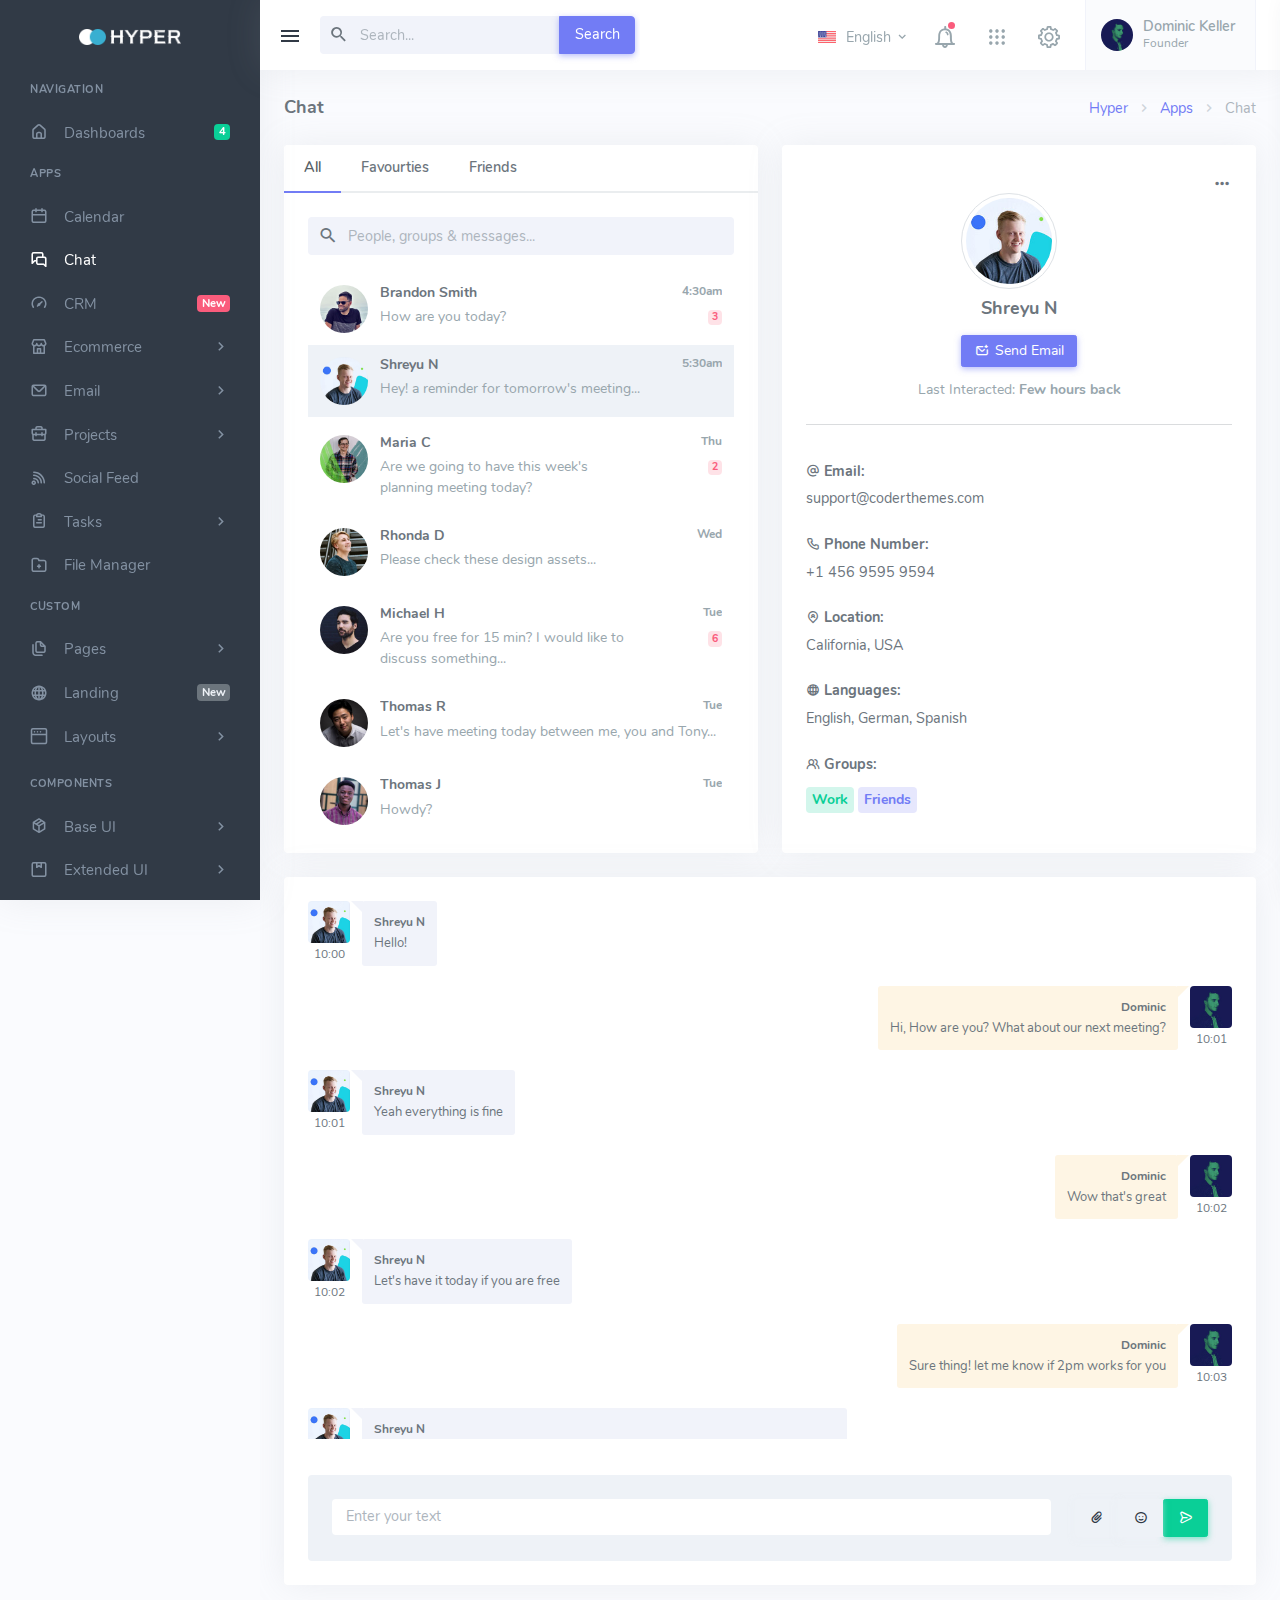
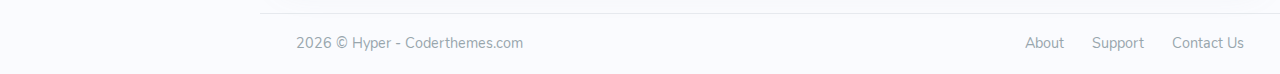
<file: apps-chat.html>
<!DOCTYPE html>
<html lang="en">

    
<!-- Mirrored from coderthemes.com/hyper/saas/apps-chat.html by HTTrack Website Copier/3.x [XR&CO'2014], Fri, 29 Jul 2022 10:20:47 GMT -->
<head>
        <meta charset="utf-8" />
        <title>Chat | Hyper - Responsive Bootstrap 5 Admin Dashboard</title>
        <meta name="viewport" content="width=device-width, initial-scale=1.0">
        <meta content="A fully featured admin theme which can be used to build CRM, CMS, etc." name="description" />
        <meta content="Coderthemes" name="author" />
        <!-- App favicon -->
        <link rel="shortcut icon" href="assets/images/favicon.ico">

        <!-- App css -->
        <link href="assets/css/icons.min.css" rel="stylesheet" type="text/css" />
        <link href="assets/css/app.min.css" rel="stylesheet" type="text/css" id="app-style"/>

    </head>

    <body class="loading" data-layout-color="light" data-leftbar-theme="dark" data-layout-mode="fluid" data-rightbar-onstart="true">
        <!-- Begin page -->
        <div class="wrapper">
            <!-- ========== Left Sidebar Start ========== -->
            <div class="leftside-menu">
    
                <!-- LOGO -->
                <a href="index.html" class="logo text-center logo-light">
                    <span class="logo-lg">
                        <img src="assets/images/logo.png" alt="" height="16">
                    </span>
                    <span class="logo-sm">
                        <img src="assets/images/logo_sm.png" alt="" height="16">
                    </span>
                </a>

                <!-- LOGO -->
                <a href="index.html" class="logo text-center logo-dark">
                    <span class="logo-lg">
                        <img src="assets/images/logo-dark.png" alt="" height="16">
                    </span>
                    <span class="logo-sm">
                        <img src="assets/images/logo_sm_dark.png" alt="" height="16">
                    </span>
                </a>
    
                <div class="h-100" id="leftside-menu-container" data-simplebar>

                    <!--- Sidemenu -->
                    <ul class="side-nav">

                        <li class="side-nav-title side-nav-item">Navigation</li>

                        <li class="side-nav-item">
                            <a data-bs-toggle="collapse" href="#sidebarDashboards" aria-expanded="false" aria-controls="sidebarDashboards" class="side-nav-link">
                                <i class="uil-home-alt"></i>
                                <span class="badge bg-success float-end">4</span>
                                <span> Dashboards </span>
                            </a>
                            <div class="collapse" id="sidebarDashboards">
                                <ul class="side-nav-second-level">
                                    <li>
                                        <a href="dashboard-analytics.html">Analytics</a>
                                    </li>
                                    <li>
                                        <a href="index.html">Ecommerce</a>
                                    </li>
                                    <li>
                                        <a href="dashboard-projects.html">Projects</a>
                                    </li>
                                    <li>
                                        <a href="dashboard-wallet.html">E-Wallet <span class="badge rounded bg-danger font-10 float-end">New</span></a>
                                    </li>
                                </ul>
                            </div>
                        </li>

                        <li class="side-nav-title side-nav-item">Apps</li>

                        <li class="side-nav-item">
                            <a href="apps-calendar.html" class="side-nav-link">
                                <i class="uil-calender"></i>
                                <span> Calendar </span>
                            </a>
                        </li>

                        <li class="side-nav-item">
                            <a href="apps-chat.html" class="side-nav-link">
                                <i class="uil-comments-alt"></i>
                                <span> Chat </span>
                            </a>
                        </li>

                        <li class="side-nav-item">
                            <a data-bs-toggle="collapse" href="#sidebarCrm" aria-expanded="false" aria-controls="sidebarCrm" class="side-nav-link">
                                <i class="uil uil-tachometer-fast"></i>
                                <span class="badge bg-danger text-white float-end">New</span>
                                <span> CRM </span>
                            </a>
                            <div class="collapse" id="sidebarCrm">
                                <ul class="side-nav-second-level">
                                    <li>
                                        <a href="crm-dashboard.html">Dashboard</a>
                                    </li>
                                    <li>
                                        <a href="crm-projects.html">Project</a>
                                    </li>
                                    <li>
                                        <a href="crm-orders-list.html">Orders List</a>
                                    </li>
                                    <li>
                                        <a href="crm-clients.html">Clients</a>
                                    </li>
                                    <li>
                                        <a href="crm-management.html">Management</a>
                                    </li>
                                </ul>
                            </div>
                        </li>

                        <li class="side-nav-item">
                            <a data-bs-toggle="collapse" href="#sidebarEcommerce" aria-expanded="false" aria-controls="sidebarEcommerce" class="side-nav-link">
                                <i class="uil-store"></i>
                                <span> Ecommerce </span>
                                <span class="menu-arrow"></span>
                            </a>
                            <div class="collapse" id="sidebarEcommerce">
                                <ul class="side-nav-second-level">
                                    <li>
                                        <a href="apps-ecommerce-products.html">Products</a>
                                    </li>
                                    <li>
                                        <a href="apps-ecommerce-products-details.html">Products Details</a>
                                    </li>
                                    <li>
                                        <a href="apps-ecommerce-orders.html">Orders</a>
                                    </li>
                                    <li>
                                        <a href="apps-ecommerce-orders-details.html">Order Details</a>
                                    </li>
                                    <li>
                                        <a href="apps-ecommerce-customers.html">Customers</a>
                                    </li>
                                    <li>
                                        <a href="apps-ecommerce-shopping-cart.html">Shopping Cart</a>
                                    </li>
                                    <li>
                                        <a href="apps-ecommerce-checkout.html">Checkout</a>
                                    </li>
                                    <li>
                                        <a href="apps-ecommerce-sellers.html">Sellers</a>
                                    </li>
                                </ul>
                            </div>
                        </li>

                        <li class="side-nav-item">
                            <a data-bs-toggle="collapse" href="#sidebarEmail" aria-expanded="false" aria-controls="sidebarEmail" class="side-nav-link">
                                <i class="uil-envelope"></i>
                                <span> Email </span>
                                <span class="menu-arrow"></span>
                            </a>
                            <div class="collapse" id="sidebarEmail">
                                <ul class="side-nav-second-level">
                                    <li>
                                        <a href="apps-email-inbox.html">Inbox</a>
                                    </li>
                                    <li>
                                        <a href="apps-email-read.html">Read Email</a>
                                    </li>
                                </ul>
                            </div>
                        </li>

                        <li class="side-nav-item">
                            <a data-bs-toggle="collapse" href="#sidebarProjects" aria-expanded="false" aria-controls="sidebarProjects" class="side-nav-link">
                                <i class="uil-briefcase"></i>
                                <span> Projects </span>
                                <span class="menu-arrow"></span>
                            </a>
                            <div class="collapse" id="sidebarProjects">
                                <ul class="side-nav-second-level">
                                    <li>
                                        <a href="apps-projects-list.html">List</a>
                                    </li>
                                    <li>
                                        <a href="apps-projects-details.html">Details</a>
                                    </li>
                                    <li>
                                        <a href="apps-projects-gantt.html">Gantt <span class="badge rounded-pill bg-light text-dark font-10 float-end">New</span></a>
                                    </li>
                                    <li>
                                        <a href="apps-projects-add.html">Create Project</a>
                                    </li>
                                </ul>
                            </div>
                        </li>

                        <li class="side-nav-item">
                            <a href="apps-social-feed.html" class="side-nav-link">
                                <i class="uil-rss"></i>
                                <span> Social Feed </span>
                            </a>
                        </li>

                        <li class="side-nav-item">
                            <a data-bs-toggle="collapse" href="#sidebarTasks" aria-expanded="false" aria-controls="sidebarTasks" class="side-nav-link">
                                <i class="uil-clipboard-alt"></i>
                                <span> Tasks </span>
                                <span class="menu-arrow"></span>
                            </a>
                            <div class="collapse" id="sidebarTasks">
                                <ul class="side-nav-second-level">
                                    <li>
                                        <a href="apps-tasks.html">List</a>
                                    </li>
                                    <li>
                                        <a href="apps-tasks-details.html">Details</a>
                                    </li>
                                    <li>
                                        <a href="apps-kanban.html">Kanban Board</a>
                                    </li>
                                </ul>
                            </div>
                        </li>

                        <li class="side-nav-item">
                            <a href="apps-file-manager.html" class="side-nav-link">
                                <i class="uil-folder-plus"></i>
                                <span> File Manager </span>
                            </a>
                        </li>

                        <li class="side-nav-title side-nav-item">Custom</li>

                        <li class="side-nav-item">
                            <a data-bs-toggle="collapse" href="#sidebarPages" aria-expanded="false" aria-controls="sidebarPages" class="side-nav-link">
                                <i class="uil-copy-alt"></i>
                                <span> Pages </span>
                                <span class="menu-arrow"></span>
                            </a>
                            <div class="collapse" id="sidebarPages">
                                <ul class="side-nav-second-level">
                                    <li>
                                        <a href="pages-profile.html">Profile</a>
                                    </li>
                                    <li>
                                        <a href="pages-profile-2.html">Profile 2</a>
                                    </li>
                                    <li>
                                        <a href="pages-invoice.html">Invoice</a>
                                    </li>
                                    <li>
                                        <a href="pages-faq.html">FAQ</a>
                                    </li>
                                    <li>
                                        <a href="pages-pricing.html">Pricing</a>
                                    </li>
                                    <li>
                                        <a href="pages-maintenance.html">Maintenance</a>
                                    </li>
                                    <li class="side-nav-item">
                                        <a data-bs-toggle="collapse" href="#sidebarPagesAuth" aria-expanded="false" aria-controls="sidebarPagesAuth">
                                            <span> Authentication </span>
                                            <span class="menu-arrow"></span>
                                        </a>
                                        <div class="collapse" id="sidebarPagesAuth">
                                            <ul class="side-nav-third-level">
                                                <li>
                                                    <a href="pages-login.html">Login</a>
                                                </li>
                                                <li>
                                                    <a href="pages-login-2.html">Login 2</a>
                                                </li>
                                                <li>
                                                    <a href="pages-register.html">Register</a>
                                                </li>
                                                <li>
                                                    <a href="pages-register-2.html">Register 2</a>
                                                </li>
                                                <li>
                                                    <a href="pages-logout.html">Logout</a>
                                                </li>
                                                <li>
                                                    <a href="pages-logout-2.html">Logout 2</a>
                                                </li>
                                                <li>
                                                    <a href="pages-recoverpw.html">Recover Password</a>
                                                </li>
                                                <li>
                                                    <a href="pages-recoverpw-2.html">Recover Password 2</a>
                                                </li>
                                                <li>
                                                    <a href="pages-lock-screen.html">Lock Screen</a>
                                                </li>
                                                <li>
                                                    <a href="pages-lock-screen-2.html">Lock Screen 2</a>
                                                </li>
                                                <li>
                                                    <a href="pages-confirm-mail.html">Confirm Mail</a>
                                                </li>
                                                <li>
                                                    <a href="pages-confirm-mail-2.html">Confirm Mail 2</a>
                                                </li>
                                            </ul>
                                        </div>
                                    </li>
                                    <li class="side-nav-item">
                                        <a data-bs-toggle="collapse" href="#sidebarPagesError" aria-expanded="false" aria-controls="sidebarPagesError">
                                            <span> Error </span>
                                            <span class="menu-arrow"></span>
                                        </a>
                                        <div class="collapse" id="sidebarPagesError">
                                            <ul class="side-nav-third-level">
                                                <li>
                                                <a href="pages-404.html">Error 404</a>
                                            </li>
                                            <li>
                                                <a href="pages-404-alt.html">Error 404-alt</a>
                                            </li>
                                            <li>
                                                <a href="pages-500.html">Error 500</a>
                                            </li>
                                            </ul>
                                        </div>
                                    </li>
                                    <li>
                                        <a href="pages-starter.html">Starter Page</a>
                                    </li>
                                    <li>
                                        <a href="pages-preloader.html">With Preloader</a>
                                    </li>
                                    <li>
                                        <a href="pages-timeline.html">Timeline</a>
                                    </li>
                                </ul>
                            </div>
                        </li>

                        <li class="side-nav-item">
                            <a href="landing.html" target="_blank" class="side-nav-link">
                                <i class="uil-globe"></i>
                                <span class="badge bg-secondary text-light float-end">New</span>
                                <span> Landing </span>
                            </a>
                        </li>

                        <li class="side-nav-item">
                            <a data-bs-toggle="collapse" href="#sidebarLayouts" aria-expanded="false" aria-controls="sidebarLayouts" class="side-nav-link">
                                <i class="uil-window"></i>
                                <span> Layouts </span>
                                <span class="menu-arrow"></span>
                            </a>
                            <div class="collapse" id="sidebarLayouts">
                                <ul class="side-nav-second-level">
                                    <li>
                                        <a href="layouts-horizontal.html">Horizontal</a>
                                    </li>
                                    <li>
                                        <a href="layouts-detached.html">Detached</a>
                                    </li>
                                    <li>
                                        <a href="layouts-full.html">Full</a>
                                    </li>
                                </ul>
                            </div>
                        </li>
            
                        <li class="side-nav-title side-nav-item mt-1">Components</li>

                        <li class="side-nav-item">
                            <a data-bs-toggle="collapse" href="#sidebarBaseUI" aria-expanded="false" aria-controls="sidebarBaseUI" class="side-nav-link">
                                <i class="uil-box"></i>
                                <span> Base UI </span>
                                <span class="menu-arrow"></span>
                            </a>
                            <div class="collapse" id="sidebarBaseUI">
                                <ul class="side-nav-second-level">
                                    <li>
                                        <a href="ui-accordions.html">Accordions</a>
                                    </li>
                                    <li>
                                        <a href="ui-alerts.html">Alerts</a>
                                    </li>
                                    <li>
                                        <a href="ui-avatars.html">Avatars</a>
                                    </li>
                                    <li>
                                        <a href="ui-badges.html">Badges</a>
                                    </li>
                                    <li>
                                        <a href="ui-breadcrumb.html">Breadcrumb</a>
                                    </li>
                                    <li>
                                        <a href="ui-buttons.html">Buttons</a>
                                    </li>
                                    <li>
                                        <a href="ui-cards.html">Cards</a>
                                    </li>
                                    <li>
                                        <a href="ui-carousel.html">Carousel</a>
                                    </li>
                                    <li>
                                        <a href="ui-dropdowns.html">Dropdowns</a>
                                    </li>
                                    <li>
                                        <a href="ui-embed-video.html">Embed Video</a>
                                    </li>
                                    <li>
                                        <a href="ui-grid.html">Grid</a>
                                    </li>
                                    <li>
                                        <a href="ui-list-group.html">List Group</a>
                                    </li>
                                    <li>
                                        <a href="ui-modals.html">Modals</a>
                                    </li>
                                    <li>
                                        <a href="ui-notifications.html">Notifications</a>
                                    </li>
                                    <li>
                                        <a href="ui-offcanvas.html">Offcanvas</a>
                                    </li>
                                    <li>
                                        <a href="ui-placeholders.html">Placeholders</a>
                                    </li>
                                    <li>
                                        <a href="ui-pagination.html">Pagination</a>
                                    </li>
                                    <li>
                                        <a href="ui-popovers.html">Popovers</a>
                                    </li>
                                    <li>
                                        <a href="ui-progress.html">Progress</a>
                                    </li>
                                    <li>
                                        <a href="ui-ribbons.html">Ribbons</a>
                                    </li>
                                    <li>
                                        <a href="ui-spinners.html">Spinners</a>
                                    </li>
                                    <li>
                                        <a href="ui-tabs.html">Tabs</a>
                                    </li>
                                    <li>
                                        <a href="ui-tooltips.html">Tooltips</a>
                                    </li>
                                    <li>
                                        <a href="ui-typography.html">Typography</a>
                                    </li>
                                </ul>
                            </div>
                        </li>

                        <li class="side-nav-item">
                            <a data-bs-toggle="collapse" href="#sidebarExtendedUI" aria-expanded="false" aria-controls="sidebarExtendedUI" class="side-nav-link">
                                <i class="uil-package"></i>
                                <span> Extended UI </span>
                                <span class="menu-arrow"></span>
                            </a>
                            <div class="collapse" id="sidebarExtendedUI">
                                <ul class="side-nav-second-level">
                                    <li>
                                        <a href="extended-dragula.html">Dragula</a>
                                    </li>
                                    <li>
                                        <a href="extended-range-slider.html">Range Slider</a>
                                    </li>
                                    <li>
                                        <a href="extended-ratings.html">Ratings</a>
                                    </li>
                                    <li>
                                        <a href="extended-scrollbar.html">Scrollbar</a>
                                    </li>
                                    <li>
                                        <a href="extended-scrollspy.html">Scrollspy</a>
                                    </li>
                                    <li>
                                        <a href="extended-treeview.html">Treeview</a>
                                    </li>
                                </ul>
                            </div>
                        </li>

                        <li class="side-nav-item">
                            <a href="widgets.html" class="side-nav-link">
                                <i class="uil-layer-group"></i>
                                <span> Widgets </span>
                            </a>
                        </li>

                        <li class="side-nav-item">
                            <a data-bs-toggle="collapse" href="#sidebarIcons" aria-expanded="false" aria-controls="sidebarIcons" class="side-nav-link">
                                <i class="uil-streering"></i>
                                <span> Icons </span>
                                <span class="menu-arrow"></span>
                            </a>
                            <div class="collapse" id="sidebarIcons">
                                <ul class="side-nav-second-level">
                                    <li>
                                        <a href="icons-dripicons.html">Dripicons</a>
                                    </li>
                                    <li>
                                        <a href="icons-mdi.html">Material Design</a>
                                    </li>
                                    <li>
                                        <a href="icons-unicons.html">Unicons</a>
                                    </li>
                                </ul>
                            </div>
                        </li>

                        <li class="side-nav-item">
                            <a data-bs-toggle="collapse" href="#sidebarForms" aria-expanded="false" aria-controls="sidebarForms" class="side-nav-link">
                                <i class="uil-document-layout-center"></i>
                                <span> Forms </span>
                                <span class="menu-arrow"></span>
                            </a>
                            <div class="collapse" id="sidebarForms">
                                <ul class="side-nav-second-level">
                                    <li>
                                        <a href="form-elements.html">Basic Elements</a>
                                    </li>
                                    <li>
                                        <a href="form-advanced.html">Form Advanced</a>
                                    </li>
                                    <li>
                                        <a href="form-validation.html">Validation</a>
                                    </li>
                                    <li>
                                        <a href="form-wizard.html">Wizard</a>
                                    </li>
                                    <li>
                                        <a href="form-fileuploads.html">File Uploads</a>
                                    </li>
                                    <li>
                                        <a href="form-editors.html">Editors</a>
                                    </li>
                                </ul>
                            </div>
                        </li>

                        <li class="side-nav-item">
                            <a data-bs-toggle="collapse" href="#sidebarCharts" aria-expanded="false" aria-controls="sidebarCharts" class="side-nav-link">
                                <i class="uil-chart"></i>
                                <span> Charts </span>
                                <span class="menu-arrow"></span>
                            </a>
                            <div class="collapse" id="sidebarCharts">
                                <ul class="side-nav-second-level">
                                    <li class="side-nav-item">
                                        <a data-bs-toggle="collapse" href="#sidebarApexCharts" aria-expanded="false" aria-controls="sidebarApexCharts">
                                            <span> Apex Charts </span>
                                            <span class="menu-arrow"></span>
                                        </a>
                                        <div class="collapse" id="sidebarApexCharts">
                                            <ul class="side-nav-third-level">
                                                <li>
                                                    <a href="charts-apex-area.html">Area</a>
                                                </li>
                                                <li>
                                                    <a href="charts-apex-bar.html">Bar</a>
                                                </li>
                                                <li>
                                                    <a href="charts-apex-bubble.html">Bubble</a>
                                                </li>
                                                <li>
                                                    <a href="charts-apex-candlestick.html">Candlestick</a>
                                                </li>
                                                <li>
                                                    <a href="charts-apex-column.html">Column</a>
                                                </li>
                                                <li>
                                                    <a href="charts-apex-heatmap.html">Heatmap</a>
                                                </li>
                                                <li>
                                                    <a href="charts-apex-line.html">Line</a>
                                                </li>
                                                <li>
                                                    <a href="charts-apex-mixed.html">Mixed</a>
                                                </li>
                                                <li>
                                                    <a href="charts-apex-pie.html">Pie</a>
                                                </li>
                                                <li>
                                                    <a href="charts-apex-radar.html">Radar</a>
                                                </li>
                                                <li>
                                                    <a href="charts-apex-radialbar.html">RadialBar</a>
                                                </li>
                                                <li>
                                                    <a href="charts-apex-scatter.html">Scatter</a>
                                                </li>
                                                <li>
                                                    <a href="charts-apex-sparklines.html">Sparklines</a>
                                                </li>
                                            </ul>
                                        </div>
                                    </li>
                                    <li>
                                        <a href="charts-brite.html">Britecharts</a>
                                    </li>
                                    <li>
                                        <a href="charts-chartjs.html">Chartjs</a>
                                    </li>
                                    <li>
                                        <a href="charts-sparkline.html">Sparklines</a>
                                    </li>
                                </ul>
                            </div>
                        </li>

                        <li class="side-nav-item">
                            <a data-bs-toggle="collapse" href="#sidebarTables" aria-expanded="false" aria-controls="sidebarTables" class="side-nav-link">
                                <i class="uil-table"></i>
                                <span> Tables </span>
                                <span class="menu-arrow"></span>
                            </a>
                            <div class="collapse" id="sidebarTables">
                                <ul class="side-nav-second-level">
                                    <li>
                                        <a href="tables-basic.html">Basic Tables</a>
                                    </li>
                                    <li>
                                        <a href="tables-datatable.html">Data Tables</a>
                                    </li>
                                </ul>
                            </div>
                        </li>

                        <li class="side-nav-item">
                            <a data-bs-toggle="collapse" href="#sidebarMaps" aria-expanded="false" aria-controls="sidebarMaps" class="side-nav-link">
                                <i class="uil-location-point"></i>
                                <span> Maps </span>
                                <span class="menu-arrow"></span>
                            </a>
                            <div class="collapse" id="sidebarMaps">
                                <ul class="side-nav-second-level">
                                    <li>
                                        <a href="maps-google.html">Google Maps</a>
                                    </li>
                                    <li>
                                        <a href="maps-vector.html">Vector Maps</a>
                                    </li>
                                </ul>
                            </div>
                        </li>

                        <li class="side-nav-item">
                            <a data-bs-toggle="collapse" href="#sidebarMultiLevel" aria-expanded="false" aria-controls="sidebarMultiLevel" class="side-nav-link">
                                <i class="uil-folder-plus"></i>
                                <span> Multi Level </span>
                                <span class="menu-arrow"></span>
                            </a>
                            <div class="collapse" id="sidebarMultiLevel">
                                <ul class="side-nav-second-level">
                                    <li class="side-nav-item">
                                        <a data-bs-toggle="collapse" href="#sidebarSecondLevel" aria-expanded="false" aria-controls="sidebarSecondLevel">
                                            <span> Second Level </span>
                                            <span class="menu-arrow"></span>
                                        </a>
                                        <div class="collapse" id="sidebarSecondLevel">
                                            <ul class="side-nav-third-level">
                                                <li>
                                                    <a href="javascript: void(0);">Item 1</a>
                                                </li>
                                                <li>
                                                    <a href="javascript: void(0);">Item 2</a>
                                                </li>
                                            </ul>
                                        </div>
                                    </li>
                                    <li class="side-nav-item">
                                        <a data-bs-toggle="collapse" href="#sidebarThirdLevel" aria-expanded="false" aria-controls="sidebarThirdLevel">
                                            <span> Third Level </span>
                                            <span class="menu-arrow"></span>
                                        </a>
                                        <div class="collapse" id="sidebarThirdLevel">
                                            <ul class="side-nav-third-level">
                                                <li>
                                                    <a href="javascript: void(0);">Item 1</a>
                                                </li>
                                                <li class="side-nav-item">
                                                    <a data-bs-toggle="collapse" href="#sidebarFourthLevel" aria-expanded="false" aria-controls="sidebarFourthLevel">
                                                        <span> Item 2 </span>
                                                        <span class="menu-arrow"></span>
                                                    </a>
                                                    <div class="collapse" id="sidebarFourthLevel">
                                                        <ul class="side-nav-forth-level">
                                                            <li>
                                                                <a href="javascript: void(0);">Item 2.1</a>
                                                            </li>
                                                            <li>
                                                                <a href="javascript: void(0);">Item 2.2</a>
                                                            </li>
                                                        </ul>
                                                    </div>
                                                </li>
                                            </ul>
                                        </div>
                                    </li>
                                </ul>
                            </div>
                        </li>
                    </ul>

                    <!-- Help Box -->
                    <div class="help-box text-white text-center">
                        <a href="javascript: void(0);" class="float-end close-btn text-white">
                            <i class="mdi mdi-close"></i>
                        </a>
                        <img src="assets/images/help-icon.svg" height="90" alt="Helper Icon Image" />
                        <h5 class="mt-3">Unlimited Access</h5>
                        <p class="mb-3">Upgrade to plan to get access to unlimited reports</p>
                        <a href="javascript: void(0);" class="btn btn-secondary btn-sm">Upgrade</a>
                    </div>
                    <!-- end Help Box -->
                    <!-- End Sidebar -->

                    <div class="clearfix"></div>

                </div>
                <!-- Sidebar -left -->

            </div>
            <!-- Left Sidebar End -->

            <!-- ============================================================== -->
            <!-- Start Page Content here -->
            <!-- ============================================================== -->

            <div class="content-page">
                <div class="content">
                    <!-- Topbar Start -->
                    <div class="navbar-custom">
                        <ul class="list-unstyled topbar-menu float-end mb-0">
                            <li class="dropdown notification-list d-lg-none">
                                <a class="nav-link dropdown-toggle arrow-none" data-bs-toggle="dropdown" href="#" role="button" aria-haspopup="false" aria-expanded="false">
                                    <i class="dripicons-search noti-icon"></i>
                                </a>
                                <div class="dropdown-menu dropdown-menu-animated dropdown-lg p-0">
                                    <form class="p-3">
                                        <input type="text" class="form-control" placeholder="Search ..." aria-label="Recipient's username">
                                    </form>
                                </div>
                            </li>
                            <li class="dropdown notification-list topbar-dropdown">
                                <a class="nav-link dropdown-toggle arrow-none" data-bs-toggle="dropdown" href="#" role="button" aria-haspopup="false" aria-expanded="false">
                                    <img src="assets/images/flags/us.jpg" alt="user-image" class="me-0 me-sm-1" height="12"> 
                                    <span class="align-middle d-none d-sm-inline-block">English</span> <i class="mdi mdi-chevron-down d-none d-sm-inline-block align-middle"></i>
                                </a>
                                <div class="dropdown-menu dropdown-menu-end dropdown-menu-animated topbar-dropdown-menu">

                                    <!-- item-->
                                    <a href="javascript:void(0);" class="dropdown-item notify-item">
                                        <img src="assets/images/flags/germany.jpg" alt="user-image" class="me-1" height="12"> <span class="align-middle">German</span>
                                    </a>

                                    <!-- item-->
                                    <a href="javascript:void(0);" class="dropdown-item notify-item">
                                        <img src="assets/images/flags/italy.jpg" alt="user-image" class="me-1" height="12"> <span class="align-middle">Italian</span>
                                    </a>
                
                                    <!-- item-->
                                    <a href="javascript:void(0);" class="dropdown-item notify-item">
                                        <img src="assets/images/flags/spain.jpg" alt="user-image" class="me-1" height="12"> <span class="align-middle">Spanish</span>
                                    </a>

                                    <!-- item-->
                                    <a href="javascript:void(0);" class="dropdown-item notify-item">
                                        <img src="assets/images/flags/russia.jpg" alt="user-image" class="me-1" height="12"> <span class="align-middle">Russian</span>
                                    </a>

                                </div>
                            </li>

                            <li class="dropdown notification-list">
                                <a class="nav-link dropdown-toggle arrow-none" data-bs-toggle="dropdown" href="#" role="button" aria-haspopup="false" aria-expanded="false">
                                    <i class="dripicons-bell noti-icon"></i>
                                    <span class="noti-icon-badge"></span>
                                </a>
                                <div class="dropdown-menu dropdown-menu-end dropdown-menu-animated dropdown-lg">

                                    <!-- item-->
                                    <div class="dropdown-item noti-title px-3">
                                        <h5 class="m-0">
                                            <span class="float-end">
                                                <a href="javascript: void(0);" class="text-dark">
                                                    <small>Clear All</small>
                                                </a>
                                            </span>Notification
                                        </h5>
                                    </div>

                                    <div class="px-3" style="max-height: 300px;" data-simplebar>

                                        <h5 class="text-muted font-13 fw-normal mt-0">Today</h5>
                                        <!-- item-->
                                        <a href="javascript:void(0);" class="dropdown-item p-0 notify-item card unread-noti shadow-none mb-2">
                                            <div class="card-body">
                                                <span class="float-end noti-close-btn text-muted"><i class="mdi mdi-close"></i></span>   
                                                <div class="d-flex align-items-center">
                                                    <div class="flex-shrink-0">
                                                        <div class="notify-icon bg-primary">
                                                            <i class="mdi mdi-comment-account-outline"></i>
                                                        </div>
                                                    </div>
                                                    <div class="flex-grow-1 text-truncate ms-2">
                                                        <h5 class="noti-item-title fw-semibold font-14">Datacorp <small class="fw-normal text-muted ms-1">1 min ago</small></h5>
                                                        <small class="noti-item-subtitle text-muted">Caleb Flakelar commented on Admin</small>
                                                    </div>
                                                  </div>
                                            </div>
                                        </a>

                                        <!-- item-->
                                        <a href="javascript:void(0);" class="dropdown-item p-0 notify-item card read-noti shadow-none mb-2">
                                            <div class="card-body">
                                                <span class="float-end noti-close-btn text-muted"><i class="mdi mdi-close"></i></span>   
                                                <div class="d-flex align-items-center">
                                                    <div class="flex-shrink-0">
                                                        <div class="notify-icon bg-info">
                                                            <i class="mdi mdi-account-plus"></i>
                                                        </div>
                                                    </div>
                                                    <div class="flex-grow-1 text-truncate ms-2">
                                                        <h5 class="noti-item-title fw-semibold font-14">Admin <small class="fw-normal text-muted ms-1">1 hours ago</small></h5>
                                                        <small class="noti-item-subtitle text-muted">New user registered</small>
                                                    </div>
                                                  </div>
                                            </div>
                                        </a>

                                        <h5 class="text-muted font-13 fw-normal mt-0">Yesterday</h5>

                                        <!-- item-->
                                        <a href="javascript:void(0);" class="dropdown-item p-0 notify-item card read-noti shadow-none mb-2">
                                            <div class="card-body">
                                                <span class="float-end noti-close-btn text-muted"><i class="mdi mdi-close"></i></span>   
                                                <div class="d-flex align-items-center">
                                                    <div class="flex-shrink-0">
                                                        <div class="notify-icon">
                                                            <img src="assets/images/users/avatar-2.jpg" class="img-fluid rounded-circle" alt="" />
                                                        </div>
                                                    </div>
                                                    <div class="flex-grow-1 text-truncate ms-2">
                                                        <h5 class="noti-item-title fw-semibold font-14">Cristina Pride <small class="fw-normal text-muted ms-1">1 day ago</small></h5>
                                                        <small class="noti-item-subtitle text-muted">Hi, How are you? What about our next meeting</small>
                                                    </div>
                                                  </div>
                                            </div>
                                        </a>

                                        <h5 class="text-muted font-13 fw-normal mt-0">30 Dec 2021</h5>

                                        <!-- item-->
                                        <a href="javascript:void(0);" class="dropdown-item p-0 notify-item card read-noti shadow-none mb-2">
                                            <div class="card-body">
                                                <span class="float-end noti-close-btn text-muted"><i class="mdi mdi-close"></i></span>   
                                                <div class="d-flex align-items-center">
                                                    <div class="flex-shrink-0">
                                                        <div class="notify-icon bg-primary">
                                                            <i class="mdi mdi-comment-account-outline"></i>
                                                        </div>
                                                    </div>
                                                    <div class="flex-grow-1 text-truncate ms-2">
                                                        <h5 class="noti-item-title fw-semibold font-14">Datacorp</h5>
                                                        <small class="noti-item-subtitle text-muted">Caleb Flakelar commented on Admin</small>
                                                    </div>
                                                  </div>
                                            </div>
                                        </a>

                                         <!-- item-->
                                         <a href="javascript:void(0);" class="dropdown-item p-0 notify-item card read-noti shadow-none mb-2">
                                            <div class="card-body">
                                                <span class="float-end noti-close-btn text-muted"><i class="mdi mdi-close"></i></span>   
                                                <div class="d-flex align-items-center">
                                                    <div class="flex-shrink-0">
                                                        <div class="notify-icon">
                                                            <img src="assets/images/users/avatar-4.jpg" class="img-fluid rounded-circle" alt="" />
                                                        </div>
                                                    </div>
                                                    <div class="flex-grow-1 text-truncate ms-2">
                                                        <h5 class="noti-item-title fw-semibold font-14">Karen Robinson</h5>
                                                        <small class="noti-item-subtitle text-muted">Wow ! this admin looks good and awesome design</small>
                                                    </div>
                                                  </div>
                                            </div>
                                        </a>

                                        <div class="text-center">
                                            <i class="mdi mdi-dots-circle mdi-spin text-muted h3 mt-0"></i>
                                        </div>
                                    </div>

                                    <!-- All-->
                                    <a href="javascript:void(0);" class="dropdown-item text-center text-primary notify-item border-top border-light py-2">
                                        View All
                                    </a>

                                </div>
                            </li>

                            <li class="dropdown notification-list d-none d-sm-inline-block">
                                <a class="nav-link dropdown-toggle arrow-none" data-bs-toggle="dropdown" href="#" role="button" aria-haspopup="false" aria-expanded="false">
                                    <i class="dripicons-view-apps noti-icon"></i>
                                </a>
                                <div class="dropdown-menu dropdown-menu-end dropdown-menu-animated dropdown-lg p-0">

                                    <div class="p-2">
                                        <div class="row g-0">
                                            <div class="col">
                                                <a class="dropdown-icon-item" href="#">
                                                    <img src="assets/images/brands/slack.png" alt="slack">
                                                    <span>Slack</span>
                                                </a>
                                            </div>
                                            <div class="col">
                                                <a class="dropdown-icon-item" href="#">
                                                    <img src="assets/images/brands/github.png" alt="Github">
                                                    <span>GitHub</span>
                                                </a>
                                            </div>
                                            <div class="col">
                                                <a class="dropdown-icon-item" href="#">
                                                    <img src="assets/images/brands/dribbble.png" alt="dribbble">
                                                    <span>Dribbble</span>
                                                </a>
                                            </div>
                                        </div>

                                        <div class="row g-0">
                                            <div class="col">
                                                <a class="dropdown-icon-item" href="#">
                                                    <img src="assets/images/brands/bitbucket.png" alt="bitbucket">
                                                    <span>Bitbucket</span>
                                                </a>
                                            </div>
                                            <div class="col">
                                                <a class="dropdown-icon-item" href="#">
                                                    <img src="assets/images/brands/dropbox.png" alt="dropbox">
                                                    <span>Dropbox</span>
                                                </a>
                                            </div>
                                            <div class="col">
                                                <a class="dropdown-icon-item" href="#">
                                                    <img src="assets/images/brands/g-suite.png" alt="G Suite">
                                                    <span>G Suite</span>
                                                </a>
                                            </div>
                                        </div> <!-- end row-->
                                    </div>

                                </div>
                            </li>

                            <li class="notification-list">
                                <a class="nav-link end-bar-toggle" href="javascript: void(0);">
                                    <i class="dripicons-gear noti-icon"></i>
                                </a>
                            </li>

                            <li class="dropdown notification-list">
                                <a class="nav-link dropdown-toggle nav-user arrow-none me-0" data-bs-toggle="dropdown" href="#" role="button" aria-haspopup="false"
                                    aria-expanded="false">
                                    <span class="account-user-avatar"> 
                                        <img src="assets/images/users/avatar-1.jpg" alt="user-image" class="rounded-circle">
                                    </span>
                                    <span>
                                        <span class="account-user-name">Dominic Keller</span>
                                        <span class="account-position">Founder</span>
                                    </span>
                                </a>
                                <div class="dropdown-menu dropdown-menu-end dropdown-menu-animated topbar-dropdown-menu profile-dropdown">
                                    <!-- item-->
                                    <div class=" dropdown-header noti-title">
                                        <h6 class="text-overflow m-0">Welcome !</h6>
                                    </div>

                                    <!-- item-->
                                    <a href="javascript:void(0);" class="dropdown-item notify-item">
                                        <i class="mdi mdi-account-circle me-1"></i>
                                        <span>My Account</span>
                                    </a>

                                    <!-- item-->
                                    <a href="javascript:void(0);" class="dropdown-item notify-item">
                                        <i class="mdi mdi-account-edit me-1"></i>
                                        <span>Settings</span>
                                    </a>

                                    <!-- item-->
                                    <a href="javascript:void(0);" class="dropdown-item notify-item">
                                        <i class="mdi mdi-lifebuoy me-1"></i>
                                        <span>Support</span>
                                    </a>

                                    <!-- item-->
                                    <a href="javascript:void(0);" class="dropdown-item notify-item">
                                        <i class="mdi mdi-lock-outline me-1"></i>
                                        <span>Lock Screen</span>
                                    </a>

                                    <!-- item-->
                                    <a href="javascript:void(0);" class="dropdown-item notify-item">
                                        <i class="mdi mdi-logout me-1"></i>
                                        <span>Logout</span>
                                    </a>
                                </div>
                            </li>

                        </ul>
                        <button class="button-menu-mobile open-left">
                            <i class="mdi mdi-menu"></i>
                        </button>
                        <div class="app-search dropdown d-none d-lg-block">
                            <form>
                                <div class="input-group">
                                    <input type="text" class="form-control dropdown-toggle"  placeholder="Search..." id="top-search">
                                    <span class="mdi mdi-magnify search-icon"></span>
                                    <button class="input-group-text btn-primary" type="submit">Search</button>
                                </div>
                            </form>

                            <div class="dropdown-menu dropdown-menu-animated dropdown-lg" id="search-dropdown">
                                <!-- item-->
                                <div class="dropdown-header noti-title">
                                    <h5 class="text-overflow mb-2">Found <span class="text-danger">17</span> results</h5>
                                </div>

                                <!-- item-->
                                <a href="javascript:void(0);" class="dropdown-item notify-item">
                                    <i class="uil-notes font-16 me-1"></i>
                                    <span>Analytics Report</span>
                                </a>

                                <!-- item-->
                                <a href="javascript:void(0);" class="dropdown-item notify-item">
                                    <i class="uil-life-ring font-16 me-1"></i>
                                    <span>How can I help you?</span>
                                </a>

                                <!-- item-->
                                <a href="javascript:void(0);" class="dropdown-item notify-item">
                                    <i class="uil-cog font-16 me-1"></i>
                                    <span>User profile settings</span>
                                </a>

                                <!-- item-->
                                <div class="dropdown-header noti-title">
                                    <h6 class="text-overflow mb-2 text-uppercase">Users</h6>
                                </div>

                                <div class="notification-list">
                                    <!-- item-->
                                    <a href="javascript:void(0);" class="dropdown-item notify-item">
                                        <div class="d-flex">
                                            <img class="d-flex me-2 rounded-circle" src="assets/images/users/avatar-2.jpg" alt="Generic placeholder image" height="32">
                                            <div class="w-100">
                                                <h5 class="m-0 font-14">Erwin Brown</h5>
                                                <span class="font-12 mb-0">UI Designer</span>
                                            </div>
                                        </div>
                                    </a>

                                    <!-- item-->
                                    <a href="javascript:void(0);" class="dropdown-item notify-item">
                                        <div class="d-flex">
                                            <img class="d-flex me-2 rounded-circle" src="assets/images/users/avatar-5.jpg" alt="Generic placeholder image" height="32">
                                            <div class="w-100">
                                                <h5 class="m-0 font-14">Jacob Deo</h5>
                                                <span class="font-12 mb-0">Developer</span>
                                            </div>
                                        </div>
                                    </a>
                                </div>
                            </div>
                        </div>
                    </div>
                    <!-- end Topbar -->

                    <!-- Start Content-->
                    <div class="container-fluid">

                        <!-- start page title -->
                        <div class="row">
                            <div class="col-12">
                                <div class="page-title-box">
                                    <div class="page-title-right">
                                        <ol class="breadcrumb m-0">
                                            <li class="breadcrumb-item"><a href="javascript: void(0);">Hyper</a></li>
                                            <li class="breadcrumb-item"><a href="javascript: void(0);">Apps</a></li>
                                            <li class="breadcrumb-item active">Chat</li>
                                        </ol>
                                    </div>
                                    <h4 class="page-title">Chat</h4>
                                </div>
                            </div>
                        </div>
                        <!-- end page title -->

                        <div class="row">
                            <!-- start chat users-->
                            <div class="col-xxl-3 col-xl-6 order-xl-1">
                                <div class="card">
                                    <div class="card-body p-0">
                                        <ul class="nav nav-tabs nav-bordered">
                                            <li class="nav-item">
                                                <a href="#allUsers" data-bs-toggle="tab" aria-expanded="false" class="nav-link active py-2">
                                                    All
                                                </a>
                                            </li>
                                            <li class="nav-item">
                                                <a href="#favUsers" data-bs-toggle="tab" aria-expanded="true" class="nav-link py-2">
                                                    Favourties
                                                </a>
                                            </li>
                                            <li class="nav-item">
                                                <a href="#friendUsers" data-bs-toggle="tab" aria-expanded="true" class="nav-link py-2">
                                                    Friends
                                                </a>
                                            </li>
                                        </ul> <!-- end nav-->
                                        <div class="tab-content">
                                            <div class="tab-pane show active card-body pb-0" id="newpost">

                                                <!-- start search box -->
                                                <div class="app-search">
                                                    <form>
                                                        <div class="mb-2 position-relative">
                                                            <input type="text" class="form-control"
                                                                placeholder="People, groups & messages..." />
                                                            <span class="mdi mdi-magnify search-icon"></span>
                                                        </div>
                                                    </form>
                                                </div>
                                                <!-- end search box -->
                                            </div>

                                                <!-- users -->
                                            <div class="row">
                                                <div class="col">
                                                    <div class="card-body py-0" data-simplebar style="max-height: 562px">
                                                        <a href="javascript:void(0);" class="text-body">
                                                            <div class="d-flex align-items-start mt-1 p-2">
                                                                <img src="assets/images/users/avatar-2.jpg" class="me-2 rounded-circle" height="48" alt="Brandon Smith" />
                                                                <div class="w-100 overflow-hidden">
                                                                    <h5 class="mt-0 mb-0 font-14">
                                                                        <span class="float-end text-muted font-12">4:30am</span>
                                                                        Brandon Smith
                                                                    </h5>
                                                                    <p class="mt-1 mb-0 text-muted font-14">
                                                                        <span class="w-25 float-end text-end"><span class="badge badge-danger-lighten">3</span></span>
                                                                        <span class="w-75">How are you today?</span>
                                                                    </p>
                                                                </div>
                                                            </div>
                                                        </a>
                                                        
                                                        <a href="javascript:void(0);" class="text-body">
                                                            <div class="d-flex align-items-start bg-light p-2">
                                                                <img src="assets/images/users/avatar-5.jpg" class="me-2 rounded-circle" height="48" alt="Shreyu N" />
                                                                <div class="w-100 overflow-hidden">
                                                                    <h5 class="mt-0 mb-0 font-14">
                                                                        <span class="float-end text-muted font-12">5:30am</span>
                                                                        Shreyu N
                                                                    </h5>
                                                                    <p class="mt-1 mb-0 text-muted font-14">
                                                                        <span class="w-75">Hey! a reminder for tomorrow's meeting...</span>
                                                                    </p>
                                                                </div>
                                                            </div>
                                                        </a>
                                                        
                                                        <a href="javascript:void(0);" class="text-body">
                                                            <div class="d-flex align-items-start mt-1 p-2">
                                                                <img src="assets/images/users/avatar-7.jpg" class="me-2 rounded-circle" height="48" alt="Maria C" />
                                                                <div class="w-100 overflow-hidden">
                                                                    <h5 class="mt-0 mb-0 font-14">
                                                                        <span class="float-end text-muted font-12">Thu</span>
                                                                        Maria C
                                                                    </h5>
                                                                    <p class="mt-1 mb-0 text-muted font-14">
                                                                        <span class="w-25 float-end text-end"><span class="badge badge-danger-lighten">2</span></span>
                                                                        <span class="w-75">Are we going to have this week's planning meeting today?</span>
                                                                    </p>
                                                                </div>
                                                            </div>
                                                        </a>
                                                        
                                                        <a href="javascript:void(0);" class="text-body">
                                                            <div class="d-flex align-items-start mt-1 p-2">
                                                                <img src="assets/images/users/avatar-10.jpg" class="me-2 rounded-circle" height="48" alt="Rhonda D" />
                                                                <div class="w-100 overflow-hidden">
                                                                    <h5 class="mt-0 mb-0 font-14">
                                                                        <span class="float-end text-muted font-12">Wed</span>
                                                                        Rhonda D
                                                                    </h5>
                                                                    <p class="mt-1 mb-0 text-muted font-14">
                                                                        <span class="w-75">Please check these design assets...</span>
                                                                    </p>
                                                                </div>
                                                            </div>
                                                        </a>
                                                        
                                                        <a href="javascript:void(0);" class="text-body">
                                                            <div class="d-flex align-items-start mt-1 p-2">
                                                                <img src="assets/images/users/avatar-3.jpg" class="me-2 rounded-circle" height="48" alt="Michael H" />
                                                                <div class="w-100 overflow-hidden">
                                                                    <h5 class="mt-0 mb-0 font-14">
                                                                        <span class="float-end text-muted font-12">Tue</span>
                                                                        Michael H
                                                                    </h5>
                                                                    <p class="mt-1 mb-0 text-muted font-14">
                                                                        <span class="w-25 float-end text-end"><span class="badge badge-danger-lighten">6</span></span>
                                                                        <span class="w-75">Are you free for 15 min? I would like to discuss something...</span>
                                                                    </p>
                                                                </div>
                                                            </div>
                                                        </a>
                                                        
                                                        <a href="javascript:void(0);" class="text-body">
                                                            <div class="d-flex align-items-start mt-1 p-2">
                                                                <img src="assets/images/users/avatar-6.jpg" class="me-2 rounded-circle" height="48" alt="Thomas R" />
                                                                <div class="w-100 overflow-hidden">
                                                                    <h5 class="mt-0 mb-0 font-14">
                                                                        <span class="float-end text-muted font-12">Tue</span>
                                                                        Thomas R
                                                                    </h5>
                                                                    <p class="mt-1 mb-0 text-muted font-14">
                                                                        <span class="w-75">Let's have meeting today between me, you and Tony...</span>
                                                                    </p>
                                                                </div>
                                                            </div>
                                                        </a>
                                                        
                                                        <a href="javascript:void(0);" class="text-body">
                                                            <div class="d-flex align-items-start mt-1 p-2">
                                                                <img src="assets/images/users/avatar-8.jpg" class="me-2 rounded-circle" height="48" alt="Thomas J" />
                                                                <div class="w-100 overflow-hidden">
                                                                    <h5 class="mt-0 mb-0 font-14">
                                                                        <span class="float-end text-muted font-12">Tue</span>
                                                                        Thomas J
                                                                    </h5>
                                                                    <p class="mt-1 mb-0 text-muted font-14">
                                                                        <span class="w-75">Howdy?</span>
                                                                    </p>
                                                                </div>
                                                            </div>
                                                        </a>
                                                        
                                                        <a href="javascript:void(0);" class="text-body">
                                                            <div class="d-flex align-items-start mt-1 p-2">
                                                                <img src="assets/images/users/avatar-1.jpg" class="me-2 rounded-circle" height="48" alt="Ricky J" />
                                                                <div class="w-100 overflow-hidden">
                                                                    <h5 class="mt-0 mb-0 font-14">
                                                                        <span class="float-end text-muted font-12">Mon</span>
                                                                        Ricky J
                                                                    </h5>
                                                                    <p class="mt-1 mb-0 text-muted font-14">
                                                                        <span class="w-25 float-end text-end"><span class="badge badge-danger-lighten">28</span></span>
                                                                        <span class="w-75">Are you interested in learning?</span>
                                                                    </p>
                                                                </div>
                                                            </div>
                                                        </a>                                                        

                                                    </div> <!-- end slimscroll-->
                                                </div> <!-- End col -->
                                            </div> <!-- end users -->
                                        </div> <!-- end tab content-->
                                    </div> <!-- end card-body-->
                                </div> <!-- end card-->
                            </div>
                            <!-- end chat users-->

                            <!-- chat area -->
                            <div class="col-xxl-6 col-xl-12 order-xl-2">
                                <div class="card">
                                    <div class="card-body px-0 pb-0">
                                        <ul class="conversation-list px-3" data-simplebar style="max-height: 538px">
                                            <li class="clearfix">
                                                <div class="chat-avatar">
                                                    <img src="assets/images/users/avatar-5.jpg" class="rounded" alt="Shreyu N" />
                                                    <i>10:00</i>
                                                </div>
                                                <div class="conversation-text">
                                                    <div class="ctext-wrap">
                                                        <i>Shreyu N</i>
                                                        <p>
                                                            Hello!
                                                        </p>
                                                    </div>
                                                </div>
                                                <div class="conversation-actions dropdown">
                                                    <button class="btn btn-sm btn-link" data-bs-toggle="dropdown"
                                                        aria-expanded="false"><i class='uil uil-ellipsis-v'></i></button>

                                                    <div class="dropdown-menu dropdown-menu-end">
                                                        <a class="dropdown-item" href="#">Copy Message</a>
                                                        <a class="dropdown-item" href="#">Edit</a>
                                                        <a class="dropdown-item" href="#">Delete</a>
                                                    </div>
                                                </div>
                                            </li>
                                            <li class="clearfix odd">
                                                <div class="chat-avatar">
                                                    <img src="assets/images/users/avatar-1.jpg" class="rounded" alt="dominic" />
                                                    <i>10:01</i>
                                                </div>
                                                <div class="conversation-text">
                                                    <div class="ctext-wrap">
                                                        <i>Dominic</i>
                                                        <p>
                                                            Hi, How are you? What about our next meeting?
                                                        </p>
                                                    </div>
                                                </div>
                                                <div class="conversation-actions dropdown">
                                                    <button class="btn btn-sm btn-link" data-bs-toggle="dropdown"
                                                        aria-expanded="false"><i class='uil uil-ellipsis-v'></i></button>

                                                    <div class="dropdown-menu">
                                                        <a class="dropdown-item" href="#">Copy Message</a>
                                                        <a class="dropdown-item" href="#">Edit</a>
                                                        <a class="dropdown-item" href="#">Delete</a>
                                                    </div>
                                                </div>
                                            </li>
                                            <li class="clearfix">
                                                <div class="chat-avatar">
                                                    <img src="assets/images/users/avatar-5.jpg" class="rounded" alt="Shreyu N" />
                                                    <i>10:01</i>
                                                </div>
                                                <div class="conversation-text">
                                                    <div class="ctext-wrap">
                                                        <i>Shreyu N</i>
                                                        <p>
                                                            Yeah everything is fine
                                                        </p>
                                                    </div>
                                                </div>
                                                <div class="conversation-actions dropdown">
                                                    <button class="btn btn-sm btn-link" data-bs-toggle="dropdown"
                                                        aria-expanded="false"><i class='uil uil-ellipsis-v'></i></button>

                                                    <div class="dropdown-menu dropdown-menu-end">
                                                        <a class="dropdown-item" href="#">Copy Message</a>
                                                        <a class="dropdown-item" href="#">Edit</a>
                                                        <a class="dropdown-item" href="#">Delete</a>
                                                    </div>
                                                </div>
                                            </li>
                                            <li class="clearfix odd">
                                                <div class="chat-avatar">
                                                    <img src="assets/images/users/avatar-1.jpg" class="rounded" alt="dominic" />
                                                    <i>10:02</i>
                                                </div>
                                                <div class="conversation-text">
                                                    <div class="ctext-wrap">
                                                        <i>Dominic</i>
                                                        <p>
                                                            Wow that's great
                                                        </p>
                                                    </div>
                                                </div>
                                                <div class="conversation-actions dropdown">
                                                    <button class="btn btn-sm btn-link" data-bs-toggle="dropdown"
                                                        aria-expanded="false"><i class='uil uil-ellipsis-v'></i></button>

                                                    <div class="dropdown-menu">
                                                        <a class="dropdown-item" href="#">Copy Message</a>
                                                        <a class="dropdown-item" href="#">Edit</a>
                                                        <a class="dropdown-item" href="#">Delete</a>
                                                    </div>
                                                </div>
                                            </li>
                                            <li class="clearfix">
                                                <div class="chat-avatar">
                                                    <img src="assets/images/users/avatar-5.jpg" alt="Shreyu N" class="rounded" />
                                                    <i>10:02</i>
                                                </div>
                                                <div class="conversation-text">
                                                    <div class="ctext-wrap">
                                                        <i>Shreyu N</i>
                                                        <p>
                                                            Let's have it today if you are free
                                                        </p>
                                                    </div>
                                                </div>
                                                <div class="conversation-actions dropdown">
                                                    <button class="btn btn-sm btn-link" data-bs-toggle="dropdown"
                                                        aria-expanded="false"><i class='uil uil-ellipsis-v'></i></button>

                                                    <div class="dropdown-menu dropdown-menu-end">
                                                        <a class="dropdown-item" href="#">Copy Message</a>
                                                        <a class="dropdown-item" href="#">Edit</a>
                                                        <a class="dropdown-item" href="#">Delete</a>
                                                    </div>
                                                </div>
                                            </li>
                                            <li class="clearfix odd">
                                                <div class="chat-avatar">
                                                    <img src="assets/images/users/avatar-1.jpg" alt="dominic" class="rounded" />
                                                    <i>10:03</i>
                                                </div>
                                                <div class="conversation-text">
                                                    <div class="ctext-wrap">
                                                        <i>Dominic</i>
                                                        <p>
                                                            Sure thing! let me know if 2pm works for you
                                                        </p>
                                                    </div>
                                                </div>
                                                <div class="conversation-actions dropdown">
                                                    <button class="btn btn-sm btn-link" data-bs-toggle="dropdown"
                                                        aria-expanded="false"><i class='uil uil-ellipsis-v'></i></button>

                                                    <div class="dropdown-menu">
                                                        <a class="dropdown-item" href="#">Copy Message</a>
                                                        <a class="dropdown-item" href="#">Edit</a>
                                                        <a class="dropdown-item" href="#">Delete</a>
                                                    </div>
                                                </div>
                                            </li>
                                            <li class="clearfix">
                                                <div class="chat-avatar">
                                                    <img src="assets/images/users/avatar-5.jpg" alt="Shreyu N" class="rounded" />
                                                    <i>10:04</i>
                                                </div>
                                                <div class="conversation-text">
                                                    <div class="ctext-wrap">
                                                        <i>Shreyu N</i>
                                                        <p>
                                                            Sorry, I have another meeting scheduled at 2pm. Can we have it
                                                            at 3pm instead?
                                                        </p>
                                                    </div>
                                                </div>
                                                <div class="conversation-actions dropdown">
                                                    <button class="btn btn-sm btn-link" data-bs-toggle="dropdown"
                                                        aria-expanded="false"><i class='uil uil-ellipsis-v'></i></button>

                                                    <div class="dropdown-menu dropdown-menu-end">
                                                        <a class="dropdown-item" href="#">Copy Message</a>
                                                        <a class="dropdown-item" href="#">Edit</a>
                                                        <a class="dropdown-item" href="#">Delete</a>
                                                    </div>
                                                </div>
                                            </li>
                                            <li class="clearfix">
                                                <div class="chat-avatar">
                                                    <img src="assets/images/users/avatar-5.jpg" alt="Shreyu N" class="rounded" />
                                                    <i>10:04</i>
                                                </div>
                                                <div class="conversation-text">
                                                    <div class="ctext-wrap">
                                                        <i>Shreyu N</i>
                                                        <p>
                                                            We can also discuss about the presentation talk format if you have some extra mins
                                                        </p>
                                                    </div>
                                                </div>
                                                <div class="conversation-actions dropdown">
                                                    <button class="btn btn-sm btn-link" data-bs-toggle="dropdown"
                                                        aria-expanded="false"><i class='uil uil-ellipsis-v'></i></button>

                                                    <div class="dropdown-menu dropdown-menu-end">
                                                        <a class="dropdown-item" href="#">Copy Message</a>
                                                        <a class="dropdown-item" href="#">Edit</a>
                                                        <a class="dropdown-item" href="#">Delete</a>
                                                    </div>
                                                </div>
                                            </li>
                                            <li class="clearfix odd">
                                                <div class="chat-avatar">
                                                    <img src="assets/images/users/avatar-1.jpg" alt="dominic" class="rounded" />
                                                    <i>10:05</i>
                                                </div>
                                                <div class="conversation-text">
                                                    <div class="ctext-wrap">
                                                        <i>Dominic</i>
                                                        <p>
                                                            3pm it is. Sure, let's discuss about presentation format, it would be great to finalize today. 
                                                            I am attaching the last year format and assets here...
                                                        </p>
                                                    </div>
                                                    <div class="card mt-2 mb-1 shadow-none border text-start">
                                                        <div class="p-2">
                                                            <div class="row align-items-center">
                                                                <div class="col-auto">
                                                                    <div class="avatar-sm">
                                                                        <span class="avatar-title rounded">
                                                                            .ZIP
                                                                        </span>
                                                                    </div>
                                                                </div>
                                                                <div class="col ps-0">
                                                                    <a href="javascript:void(0);"
                                                                        class="text-muted fw-bold">Hyper-admin-design.zip</a>
                                                                    <p class="mb-0">2.3 MB</p>
                                                                </div>
                                                                <div class="col-auto">
                                                                    <!-- Button -->
                                                                    <a href="javascript:void(0);"
                                                                        class="btn btn-link btn-lg text-muted">
                                                                        <i class="dripicons-download"></i>
                                                                    </a>
                                                                </div>
                                                            </div>
                                                        </div>
                                                    </div>
                                                </div>
                                                <div class="conversation-actions dropdown">
                                                    <button class="btn btn-sm btn-link" data-bs-toggle="dropdown"
                                                        aria-expanded="false"><i class='uil uil-ellipsis-v'></i></button>

                                                    <div class="dropdown-menu">
                                                        <a class="dropdown-item" href="#">Copy Message</a>
                                                        <a class="dropdown-item" href="#">Edit</a>
                                                        <a class="dropdown-item" href="#">Delete</a>
                                                    </div>
                                                </div>
                                            </li>
                                        </ul>

                                        <div class="row px-3 pb-3">
                                            <div class="col">
                                                <div class="mt-2 bg-light p-3 rounded">
                                                    <form class="needs-validation" novalidate="" name="chat-form"
                                                        id="chat-form">
                                                        <div class="row">
                                                            <div class="col mb-2 mb-sm-0">
                                                                <input type="text" class="form-control border-0" placeholder="Enter your text" required="">
                                                                <div class="invalid-feedback">
                                                                    Please enter your messsage
                                                                </div>
                                                            </div>
                                                            <div class="col-sm-auto">
                                                                <div class="btn-group">
                                                                    <a href="#" class="btn btn-light"><i class="uil uil-paperclip"></i></a>
                                                                    <a href="#" class="btn btn-light"> <i class='uil uil-smile'></i> </a>
                                                                    <div class="d-grid">
                                                                        <button type="submit" class="btn btn-success chat-send"><i class='uil uil-message'></i></button>
                                                                    </div>
                                                                </div>
                                                            </div> <!-- end col -->
                                                        </div> <!-- end row-->
                                                    </form>
                                                </div> 
                                            </div> <!-- end col-->
                                        </div>
                                        <!-- end row -->
                                    </div> <!-- end card-body -->
                                </div> <!-- end card -->
                            </div>
                            <!-- end chat area-->

                            <!-- start user detail -->
                            <div class="col-xxl-3 col-xl-6 order-xl-1 order-xxl-2">
                                <div class="card">
                                    <div class="card-body">
                                        <div class="dropdown float-end">
                                            <a href="#" class="dropdown-toggle arrow-none card-drop" data-bs-toggle="dropdown" aria-expanded="false">
                                                <i class="mdi mdi-dots-horizontal"></i>
                                            </a>
                                            <div class="dropdown-menu dropdown-menu-end">
                                                <!-- item-->
                                                <a href="javascript:void(0);" class="dropdown-item">View full</a>
                                                <!-- item-->
                                                <a href="javascript:void(0);" class="dropdown-item">Edit Contact Info</a>
                                                <!-- item-->
                                                <a href="javascript:void(0);" class="dropdown-item">Remove</a>
                                            </div>
                                        </div>

                                        <div class="mt-3 text-center">
                                            <img src="assets/images/users/avatar-5.jpg" alt="shreyu"
                                                class="img-thumbnail avatar-lg rounded-circle" />
                                            <h4>Shreyu N</h4>
                                            <button class="btn btn-primary btn-sm mt-1"><i class='uil uil-envelope-add me-1'></i>Send Email</button>
                                            <p class="text-muted mt-2 font-14">Last Interacted: <strong>Few hours back</strong></p>
                                        </div>

                                        <div class="mt-3">
                                            <hr class="" />

                                            <p class="mt-4 mb-1"><strong><i class='uil uil-at'></i> Email:</strong></p>
                                            <p>support@coderthemes.com</p>

                                            <p class="mt-3 mb-1"><strong><i class='uil uil-phone'></i> Phone Number:</strong></p>
                                            <p>+1 456 9595 9594</p>

                                            <p class="mt-3 mb-1"><strong><i class='uil uil-location'></i> Location:</strong></p>
                                            <p>California, USA</p>

                                            <p class="mt-3 mb-1"><strong><i class='uil uil-globe'></i> Languages:</strong></p>
                                            <p>English, German, Spanish</p>

                                            <p class="mt-3 mb-2"><strong><i class='uil uil-users-alt'></i> Groups:</strong></p>
                                            <p>
                                                <span class="badge badge-success-lighten p-1 font-14">Work</span>
                                                <span class="badge badge-primary-lighten p-1 font-14">Friends</span>
                                            </p>
                                        </div>
                                    </div> <!-- end card-body -->
                                </div> <!-- end card-->
                            </div> <!-- end col -->
                            <!-- end user detail -->
                        </div> <!-- end row-->

                    </div> <!-- container -->

                </div> <!-- content -->

                <!-- Footer Start -->
                <footer class="footer">
                    <div class="container-fluid">
                        <div class="row">
                            <div class="col-md-6">
                                <script>document.write(new Date().getFullYear())</script> © Hyper - Coderthemes.com
                            </div>
                            <div class="col-md-6">
                                <div class="text-md-end footer-links d-none d-md-block">
                                    <a href="javascript: void(0);">About</a>
                                    <a href="javascript: void(0);">Support</a>
                                    <a href="javascript: void(0);">Contact Us</a>
                                </div>
                            </div>
                        </div>
                    </div>
                </footer>
                <!-- end Footer -->

            </div>

            <!-- ============================================================== -->
            <!-- End Page content -->
            <!-- ============================================================== -->


        </div>
        <!-- END wrapper -->


        <!-- Right Sidebar -->
        <div class="end-bar">

            <div class="rightbar-title">
                <a href="javascript:void(0);" class="end-bar-toggle float-end">
                    <i class="dripicons-cross noti-icon"></i>
                </a>
                <h5 class="m-0">Settings</h5>
            </div>

            <div class="rightbar-content h-100" data-simplebar>

                <div class="p-3">
                    <div class="alert alert-warning" role="alert">
                        <strong>Customize </strong> the overall color scheme, sidebar menu, etc.
                    </div>

                    <!-- Settings -->
                    <h5 class="mt-3">Color Scheme</h5>
                    <hr class="mt-1" />

                    <div class="form-check form-switch mb-1">
                        <input class="form-check-input" type="checkbox" name="color-scheme-mode" value="light" id="light-mode-check" checked>
                        <label class="form-check-label" for="light-mode-check">Light Mode</label>
                    </div>

                    <div class="form-check form-switch mb-1">
                        <input class="form-check-input" type="checkbox" name="color-scheme-mode" value="dark" id="dark-mode-check">
                        <label class="form-check-label" for="dark-mode-check">Dark Mode</label>
                    </div>
       

                    <!-- Width -->
                    <h5 class="mt-4">Width</h5>
                    <hr class="mt-1" />
                    <div class="form-check form-switch mb-1">
                        <input class="form-check-input" type="checkbox" name="width" value="fluid" id="fluid-check" checked>
                        <label class="form-check-label" for="fluid-check">Fluid</label>
                    </div>

                    <div class="form-check form-switch mb-1">
                        <input class="form-check-input" type="checkbox" name="width" value="boxed" id="boxed-check">
                        <label class="form-check-label" for="boxed-check">Boxed</label>
                    </div>
        

                    <!-- Left Sidebar-->
                    <h5 class="mt-4">Left Sidebar</h5>
                    <hr class="mt-1" />
                    <div class="form-check form-switch mb-1">
                        <input class="form-check-input" type="checkbox" name="theme" value="default" id="default-check">
                        <label class="form-check-label" for="default-check">Default</label>
                    </div>

                    <div class="form-check form-switch mb-1">
                        <input class="form-check-input" type="checkbox" name="theme" value="light" id="light-check" checked>
                        <label class="form-check-label" for="light-check">Light</label>
                    </div>

                    <div class="form-check form-switch mb-3">
                        <input class="form-check-input" type="checkbox" name="theme" value="dark" id="dark-check">
                        <label class="form-check-label" for="dark-check">Dark</label>
                    </div>

                    <div class="form-check form-switch mb-1">
                        <input class="form-check-input" type="checkbox" name="compact" value="fixed" id="fixed-check" checked>
                        <label class="form-check-label" for="fixed-check">Fixed</label>
                    </div>

                    <div class="form-check form-switch mb-1">
                        <input class="form-check-input" type="checkbox" name="compact" value="condensed" id="condensed-check">
                        <label class="form-check-label" for="condensed-check">Condensed</label>
                    </div>

                    <div class="form-check form-switch mb-1">
                        <input class="form-check-input" type="checkbox" name="compact" value="scrollable" id="scrollable-check">
                        <label class="form-check-label" for="scrollable-check">Scrollable</label>
                    </div>

                    <div class="d-grid mt-4">
                        <button class="btn btn-primary" id="resetBtn">Reset to Default</button>
            
                        <a href="https://themes.getbootstrap.com/product/hyper-responsive-admin-dashboard-template/"
                            class="btn btn-danger mt-3" target="_blank"><i class="mdi mdi-basket me-1"></i> Purchase Now</a>
                    </div>
                </div> <!-- end padding-->

            </div>
        </div>

        <div class="rightbar-overlay"></div>
        <!-- /End-bar -->

        <!-- bundle -->
        <script src="assets/js/vendor.min.js"></script>
        <script src="assets/js/app.min.js"></script>

    </body>


<!-- Mirrored from coderthemes.com/hyper/saas/apps-chat.html by HTTrack Website Copier/3.x [XR&CO'2014], Fri, 29 Jul 2022 10:20:48 GMT -->
</html>
</file>
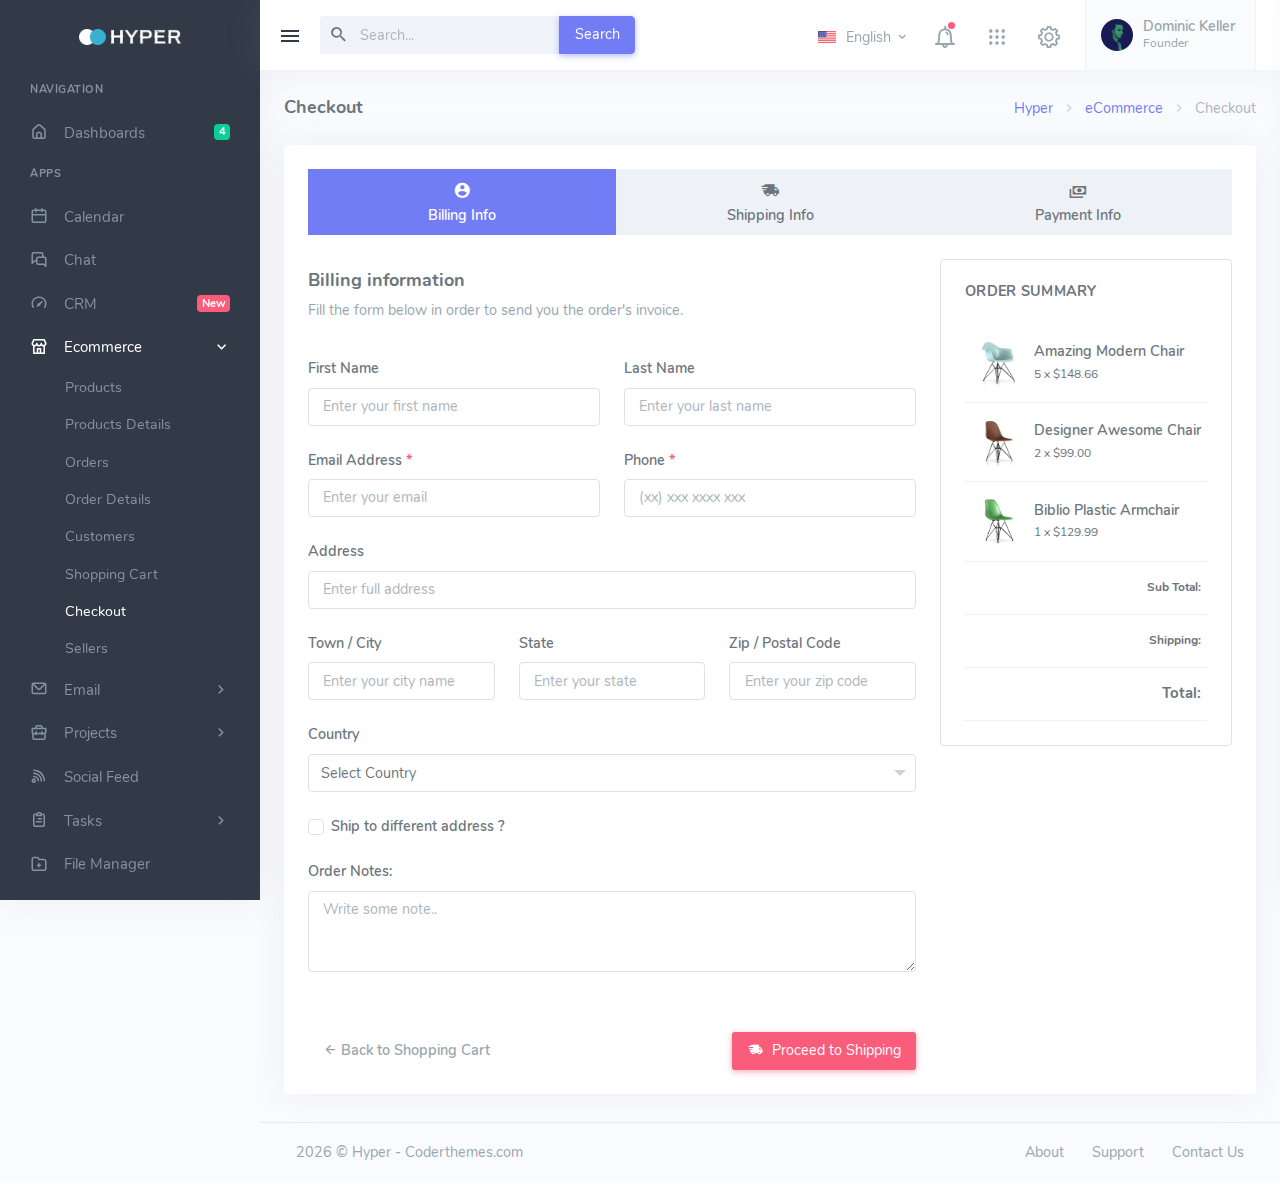
<file: apps-ecommerce-checkout.html>
<!DOCTYPE html>
<html lang="en">

    
<!-- Mirrored from coderthemes.com/hyper/saas/apps-ecommerce-checkout.html by HTTrack Website Copier/3.x [XR&CO'2014], Fri, 29 Jul 2022 10:21:00 GMT -->
<head>
        <meta charset="utf-8" />
        <title>Checkout | Hyper - Responsive Bootstrap 5 Admin Dashboard</title>
        <meta name="viewport" content="width=device-width, initial-scale=1.0">
        <meta content="A fully featured admin theme which can be used to build CRM, CMS, etc." name="description" />
        <meta content="Coderthemes" name="author" />
        <!-- App favicon -->
        <link rel="shortcut icon" href="assets/images/favicon.ico">

        <!-- App css -->
        <link href="assets/css/icons.min.css" rel="stylesheet" type="text/css" />
        <link href="assets/css/app.min.css" rel="stylesheet" type="text/css" id="app-style"/>

    </head>

    <body class="loading" data-layout-color="light" data-leftbar-theme="dark" data-layout-mode="fluid" data-rightbar-onstart="true">
        <!-- Begin page -->
        <div class="wrapper">
            <!-- ========== Left Sidebar Start ========== -->
            <div class="leftside-menu">
    
                <!-- LOGO -->
                <a href="index.html" class="logo text-center logo-light">
                    <span class="logo-lg">
                        <img src="assets/images/logo.png" alt="" height="16">
                    </span>
                    <span class="logo-sm">
                        <img src="assets/images/logo_sm.png" alt="" height="16">
                    </span>
                </a>

                <!-- LOGO -->
                <a href="index.html" class="logo text-center logo-dark">
                    <span class="logo-lg">
                        <img src="assets/images/logo-dark.png" alt="" height="16">
                    </span>
                    <span class="logo-sm">
                        <img src="assets/images/logo_sm_dark.png" alt="" height="16">
                    </span>
                </a>
    
                <div class="h-100" id="leftside-menu-container" data-simplebar>

                    <!--- Sidemenu -->
                    <ul class="side-nav">

                        <li class="side-nav-title side-nav-item">Navigation</li>

                        <li class="side-nav-item">
                            <a data-bs-toggle="collapse" href="#sidebarDashboards" aria-expanded="false" aria-controls="sidebarDashboards" class="side-nav-link">
                                <i class="uil-home-alt"></i>
                                <span class="badge bg-success float-end">4</span>
                                <span> Dashboards </span>
                            </a>
                            <div class="collapse" id="sidebarDashboards">
                                <ul class="side-nav-second-level">
                                    <li>
                                        <a href="dashboard-analytics.html">Analytics</a>
                                    </li>
                                    <li>
                                        <a href="index.html">Ecommerce</a>
                                    </li>
                                    <li>
                                        <a href="dashboard-projects.html">Projects</a>
                                    </li>
                                    <li>
                                        <a href="dashboard-wallet.html">E-Wallet <span class="badge rounded bg-danger font-10 float-end">New</span></a>
                                    </li>
                                </ul>
                            </div>
                        </li>

                        <li class="side-nav-title side-nav-item">Apps</li>

                        <li class="side-nav-item">
                            <a href="apps-calendar.html" class="side-nav-link">
                                <i class="uil-calender"></i>
                                <span> Calendar </span>
                            </a>
                        </li>

                        <li class="side-nav-item">
                            <a href="apps-chat.html" class="side-nav-link">
                                <i class="uil-comments-alt"></i>
                                <span> Chat </span>
                            </a>
                        </li>

                        <li class="side-nav-item">
                            <a data-bs-toggle="collapse" href="#sidebarCrm" aria-expanded="false" aria-controls="sidebarCrm" class="side-nav-link">
                                <i class="uil uil-tachometer-fast"></i>
                                <span class="badge bg-danger text-white float-end">New</span>
                                <span> CRM </span>
                            </a>
                            <div class="collapse" id="sidebarCrm">
                                <ul class="side-nav-second-level">
                                    <li>
                                        <a href="crm-dashboard.html">Dashboard</a>
                                    </li>
                                    <li>
                                        <a href="crm-projects.html">Project</a>
                                    </li>
                                    <li>
                                        <a href="crm-orders-list.html">Orders List</a>
                                    </li>
                                    <li>
                                        <a href="crm-clients.html">Clients</a>
                                    </li>
                                    <li>
                                        <a href="crm-management.html">Management</a>
                                    </li>
                                </ul>
                            </div>
                        </li>

                        <li class="side-nav-item">
                            <a data-bs-toggle="collapse" href="#sidebarEcommerce" aria-expanded="false" aria-controls="sidebarEcommerce" class="side-nav-link">
                                <i class="uil-store"></i>
                                <span> Ecommerce </span>
                                <span class="menu-arrow"></span>
                            </a>
                            <div class="collapse" id="sidebarEcommerce">
                                <ul class="side-nav-second-level">
                                    <li>
                                        <a href="apps-ecommerce-products.html">Products</a>
                                    </li>
                                    <li>
                                        <a href="apps-ecommerce-products-details.html">Products Details</a>
                                    </li>
                                    <li>
                                        <a href="apps-ecommerce-orders.html">Orders</a>
                                    </li>
                                    <li>
                                        <a href="apps-ecommerce-orders-details.html">Order Details</a>
                                    </li>
                                    <li>
                                        <a href="apps-ecommerce-customers.html">Customers</a>
                                    </li>
                                    <li>
                                        <a href="apps-ecommerce-shopping-cart.html">Shopping Cart</a>
                                    </li>
                                    <li>
                                        <a href="apps-ecommerce-checkout.html">Checkout</a>
                                    </li>
                                    <li>
                                        <a href="apps-ecommerce-sellers.html">Sellers</a>
                                    </li>
                                </ul>
                            </div>
                        </li>

                        <li class="side-nav-item">
                            <a data-bs-toggle="collapse" href="#sidebarEmail" aria-expanded="false" aria-controls="sidebarEmail" class="side-nav-link">
                                <i class="uil-envelope"></i>
                                <span> Email </span>
                                <span class="menu-arrow"></span>
                            </a>
                            <div class="collapse" id="sidebarEmail">
                                <ul class="side-nav-second-level">
                                    <li>
                                        <a href="apps-email-inbox.html">Inbox</a>
                                    </li>
                                    <li>
                                        <a href="apps-email-read.html">Read Email</a>
                                    </li>
                                </ul>
                            </div>
                        </li>

                        <li class="side-nav-item">
                            <a data-bs-toggle="collapse" href="#sidebarProjects" aria-expanded="false" aria-controls="sidebarProjects" class="side-nav-link">
                                <i class="uil-briefcase"></i>
                                <span> Projects </span>
                                <span class="menu-arrow"></span>
                            </a>
                            <div class="collapse" id="sidebarProjects">
                                <ul class="side-nav-second-level">
                                    <li>
                                        <a href="apps-projects-list.html">List</a>
                                    </li>
                                    <li>
                                        <a href="apps-projects-details.html">Details</a>
                                    </li>
                                    <li>
                                        <a href="apps-projects-gantt.html">Gantt <span class="badge rounded-pill bg-light text-dark font-10 float-end">New</span></a>
                                    </li>
                                    <li>
                                        <a href="apps-projects-add.html">Create Project</a>
                                    </li>
                                </ul>
                            </div>
                        </li>

                        <li class="side-nav-item">
                            <a href="apps-social-feed.html" class="side-nav-link">
                                <i class="uil-rss"></i>
                                <span> Social Feed </span>
                            </a>
                        </li>

                        <li class="side-nav-item">
                            <a data-bs-toggle="collapse" href="#sidebarTasks" aria-expanded="false" aria-controls="sidebarTasks" class="side-nav-link">
                                <i class="uil-clipboard-alt"></i>
                                <span> Tasks </span>
                                <span class="menu-arrow"></span>
                            </a>
                            <div class="collapse" id="sidebarTasks">
                                <ul class="side-nav-second-level">
                                    <li>
                                        <a href="apps-tasks.html">List</a>
                                    </li>
                                    <li>
                                        <a href="apps-tasks-details.html">Details</a>
                                    </li>
                                    <li>
                                        <a href="apps-kanban.html">Kanban Board</a>
                                    </li>
                                </ul>
                            </div>
                        </li>

                        <li class="side-nav-item">
                            <a href="apps-file-manager.html" class="side-nav-link">
                                <i class="uil-folder-plus"></i>
                                <span> File Manager </span>
                            </a>
                        </li>

                        <li class="side-nav-title side-nav-item">Custom</li>

                        <li class="side-nav-item">
                            <a data-bs-toggle="collapse" href="#sidebarPages" aria-expanded="false" aria-controls="sidebarPages" class="side-nav-link">
                                <i class="uil-copy-alt"></i>
                                <span> Pages </span>
                                <span class="menu-arrow"></span>
                            </a>
                            <div class="collapse" id="sidebarPages">
                                <ul class="side-nav-second-level">
                                    <li>
                                        <a href="pages-profile.html">Profile</a>
                                    </li>
                                    <li>
                                        <a href="pages-profile-2.html">Profile 2</a>
                                    </li>
                                    <li>
                                        <a href="pages-invoice.html">Invoice</a>
                                    </li>
                                    <li>
                                        <a href="pages-faq.html">FAQ</a>
                                    </li>
                                    <li>
                                        <a href="pages-pricing.html">Pricing</a>
                                    </li>
                                    <li>
                                        <a href="pages-maintenance.html">Maintenance</a>
                                    </li>
                                    <li class="side-nav-item">
                                        <a data-bs-toggle="collapse" href="#sidebarPagesAuth" aria-expanded="false" aria-controls="sidebarPagesAuth">
                                            <span> Authentication </span>
                                            <span class="menu-arrow"></span>
                                        </a>
                                        <div class="collapse" id="sidebarPagesAuth">
                                            <ul class="side-nav-third-level">
                                                <li>
                                                    <a href="pages-login.html">Login</a>
                                                </li>
                                                <li>
                                                    <a href="pages-login-2.html">Login 2</a>
                                                </li>
                                                <li>
                                                    <a href="pages-register.html">Register</a>
                                                </li>
                                                <li>
                                                    <a href="pages-register-2.html">Register 2</a>
                                                </li>
                                                <li>
                                                    <a href="pages-logout.html">Logout</a>
                                                </li>
                                                <li>
                                                    <a href="pages-logout-2.html">Logout 2</a>
                                                </li>
                                                <li>
                                                    <a href="pages-recoverpw.html">Recover Password</a>
                                                </li>
                                                <li>
                                                    <a href="pages-recoverpw-2.html">Recover Password 2</a>
                                                </li>
                                                <li>
                                                    <a href="pages-lock-screen.html">Lock Screen</a>
                                                </li>
                                                <li>
                                                    <a href="pages-lock-screen-2.html">Lock Screen 2</a>
                                                </li>
                                                <li>
                                                    <a href="pages-confirm-mail.html">Confirm Mail</a>
                                                </li>
                                                <li>
                                                    <a href="pages-confirm-mail-2.html">Confirm Mail 2</a>
                                                </li>
                                            </ul>
                                        </div>
                                    </li>
                                    <li class="side-nav-item">
                                        <a data-bs-toggle="collapse" href="#sidebarPagesError" aria-expanded="false" aria-controls="sidebarPagesError">
                                            <span> Error </span>
                                            <span class="menu-arrow"></span>
                                        </a>
                                        <div class="collapse" id="sidebarPagesError">
                                            <ul class="side-nav-third-level">
                                                <li>
                                                <a href="pages-404.html">Error 404</a>
                                            </li>
                                            <li>
                                                <a href="pages-404-alt.html">Error 404-alt</a>
                                            </li>
                                            <li>
                                                <a href="pages-500.html">Error 500</a>
                                            </li>
                                            </ul>
                                        </div>
                                    </li>
                                    <li>
                                        <a href="pages-starter.html">Starter Page</a>
                                    </li>
                                    <li>
                                        <a href="pages-preloader.html">With Preloader</a>
                                    </li>
                                    <li>
                                        <a href="pages-timeline.html">Timeline</a>
                                    </li>
                                </ul>
                            </div>
                        </li>

                        <li class="side-nav-item">
                            <a href="landing.html" target="_blank" class="side-nav-link">
                                <i class="uil-globe"></i>
                                <span class="badge bg-secondary text-light float-end">New</span>
                                <span> Landing </span>
                            </a>
                        </li>

                        <li class="side-nav-item">
                            <a data-bs-toggle="collapse" href="#sidebarLayouts" aria-expanded="false" aria-controls="sidebarLayouts" class="side-nav-link">
                                <i class="uil-window"></i>
                                <span> Layouts </span>
                                <span class="menu-arrow"></span>
                            </a>
                            <div class="collapse" id="sidebarLayouts">
                                <ul class="side-nav-second-level">
                                    <li>
                                        <a href="layouts-horizontal.html">Horizontal</a>
                                    </li>
                                    <li>
                                        <a href="layouts-detached.html">Detached</a>
                                    </li>
                                    <li>
                                        <a href="layouts-full.html">Full</a>
                                    </li>
                                </ul>
                            </div>
                        </li>
            
                        <li class="side-nav-title side-nav-item mt-1">Components</li>

                        <li class="side-nav-item">
                            <a data-bs-toggle="collapse" href="#sidebarBaseUI" aria-expanded="false" aria-controls="sidebarBaseUI" class="side-nav-link">
                                <i class="uil-box"></i>
                                <span> Base UI </span>
                                <span class="menu-arrow"></span>
                            </a>
                            <div class="collapse" id="sidebarBaseUI">
                                <ul class="side-nav-second-level">
                                    <li>
                                        <a href="ui-accordions.html">Accordions</a>
                                    </li>
                                    <li>
                                        <a href="ui-alerts.html">Alerts</a>
                                    </li>
                                    <li>
                                        <a href="ui-avatars.html">Avatars</a>
                                    </li>
                                    <li>
                                        <a href="ui-badges.html">Badges</a>
                                    </li>
                                    <li>
                                        <a href="ui-breadcrumb.html">Breadcrumb</a>
                                    </li>
                                    <li>
                                        <a href="ui-buttons.html">Buttons</a>
                                    </li>
                                    <li>
                                        <a href="ui-cards.html">Cards</a>
                                    </li>
                                    <li>
                                        <a href="ui-carousel.html">Carousel</a>
                                    </li>
                                    <li>
                                        <a href="ui-dropdowns.html">Dropdowns</a>
                                    </li>
                                    <li>
                                        <a href="ui-embed-video.html">Embed Video</a>
                                    </li>
                                    <li>
                                        <a href="ui-grid.html">Grid</a>
                                    </li>
                                    <li>
                                        <a href="ui-list-group.html">List Group</a>
                                    </li>
                                    <li>
                                        <a href="ui-modals.html">Modals</a>
                                    </li>
                                    <li>
                                        <a href="ui-notifications.html">Notifications</a>
                                    </li>
                                    <li>
                                        <a href="ui-offcanvas.html">Offcanvas</a>
                                    </li>
                                    <li>
                                        <a href="ui-placeholders.html">Placeholders</a>
                                    </li>
                                    <li>
                                        <a href="ui-pagination.html">Pagination</a>
                                    </li>
                                    <li>
                                        <a href="ui-popovers.html">Popovers</a>
                                    </li>
                                    <li>
                                        <a href="ui-progress.html">Progress</a>
                                    </li>
                                    <li>
                                        <a href="ui-ribbons.html">Ribbons</a>
                                    </li>
                                    <li>
                                        <a href="ui-spinners.html">Spinners</a>
                                    </li>
                                    <li>
                                        <a href="ui-tabs.html">Tabs</a>
                                    </li>
                                    <li>
                                        <a href="ui-tooltips.html">Tooltips</a>
                                    </li>
                                    <li>
                                        <a href="ui-typography.html">Typography</a>
                                    </li>
                                </ul>
                            </div>
                        </li>

                        <li class="side-nav-item">
                            <a data-bs-toggle="collapse" href="#sidebarExtendedUI" aria-expanded="false" aria-controls="sidebarExtendedUI" class="side-nav-link">
                                <i class="uil-package"></i>
                                <span> Extended UI </span>
                                <span class="menu-arrow"></span>
                            </a>
                            <div class="collapse" id="sidebarExtendedUI">
                                <ul class="side-nav-second-level">
                                    <li>
                                        <a href="extended-dragula.html">Dragula</a>
                                    </li>
                                    <li>
                                        <a href="extended-range-slider.html">Range Slider</a>
                                    </li>
                                    <li>
                                        <a href="extended-ratings.html">Ratings</a>
                                    </li>
                                    <li>
                                        <a href="extended-scrollbar.html">Scrollbar</a>
                                    </li>
                                    <li>
                                        <a href="extended-scrollspy.html">Scrollspy</a>
                                    </li>
                                    <li>
                                        <a href="extended-treeview.html">Treeview</a>
                                    </li>
                                </ul>
                            </div>
                        </li>

                        <li class="side-nav-item">
                            <a href="widgets.html" class="side-nav-link">
                                <i class="uil-layer-group"></i>
                                <span> Widgets </span>
                            </a>
                        </li>

                        <li class="side-nav-item">
                            <a data-bs-toggle="collapse" href="#sidebarIcons" aria-expanded="false" aria-controls="sidebarIcons" class="side-nav-link">
                                <i class="uil-streering"></i>
                                <span> Icons </span>
                                <span class="menu-arrow"></span>
                            </a>
                            <div class="collapse" id="sidebarIcons">
                                <ul class="side-nav-second-level">
                                    <li>
                                        <a href="icons-dripicons.html">Dripicons</a>
                                    </li>
                                    <li>
                                        <a href="icons-mdi.html">Material Design</a>
                                    </li>
                                    <li>
                                        <a href="icons-unicons.html">Unicons</a>
                                    </li>
                                </ul>
                            </div>
                        </li>

                        <li class="side-nav-item">
                            <a data-bs-toggle="collapse" href="#sidebarForms" aria-expanded="false" aria-controls="sidebarForms" class="side-nav-link">
                                <i class="uil-document-layout-center"></i>
                                <span> Forms </span>
                                <span class="menu-arrow"></span>
                            </a>
                            <div class="collapse" id="sidebarForms">
                                <ul class="side-nav-second-level">
                                    <li>
                                        <a href="form-elements.html">Basic Elements</a>
                                    </li>
                                    <li>
                                        <a href="form-advanced.html">Form Advanced</a>
                                    </li>
                                    <li>
                                        <a href="form-validation.html">Validation</a>
                                    </li>
                                    <li>
                                        <a href="form-wizard.html">Wizard</a>
                                    </li>
                                    <li>
                                        <a href="form-fileuploads.html">File Uploads</a>
                                    </li>
                                    <li>
                                        <a href="form-editors.html">Editors</a>
                                    </li>
                                </ul>
                            </div>
                        </li>

                        <li class="side-nav-item">
                            <a data-bs-toggle="collapse" href="#sidebarCharts" aria-expanded="false" aria-controls="sidebarCharts" class="side-nav-link">
                                <i class="uil-chart"></i>
                                <span> Charts </span>
                                <span class="menu-arrow"></span>
                            </a>
                            <div class="collapse" id="sidebarCharts">
                                <ul class="side-nav-second-level">
                                    <li class="side-nav-item">
                                        <a data-bs-toggle="collapse" href="#sidebarApexCharts" aria-expanded="false" aria-controls="sidebarApexCharts">
                                            <span> Apex Charts </span>
                                            <span class="menu-arrow"></span>
                                        </a>
                                        <div class="collapse" id="sidebarApexCharts">
                                            <ul class="side-nav-third-level">
                                                <li>
                                                    <a href="charts-apex-area.html">Area</a>
                                                </li>
                                                <li>
                                                    <a href="charts-apex-bar.html">Bar</a>
                                                </li>
                                                <li>
                                                    <a href="charts-apex-bubble.html">Bubble</a>
                                                </li>
                                                <li>
                                                    <a href="charts-apex-candlestick.html">Candlestick</a>
                                                </li>
                                                <li>
                                                    <a href="charts-apex-column.html">Column</a>
                                                </li>
                                                <li>
                                                    <a href="charts-apex-heatmap.html">Heatmap</a>
                                                </li>
                                                <li>
                                                    <a href="charts-apex-line.html">Line</a>
                                                </li>
                                                <li>
                                                    <a href="charts-apex-mixed.html">Mixed</a>
                                                </li>
                                                <li>
                                                    <a href="charts-apex-pie.html">Pie</a>
                                                </li>
                                                <li>
                                                    <a href="charts-apex-radar.html">Radar</a>
                                                </li>
                                                <li>
                                                    <a href="charts-apex-radialbar.html">RadialBar</a>
                                                </li>
                                                <li>
                                                    <a href="charts-apex-scatter.html">Scatter</a>
                                                </li>
                                                <li>
                                                    <a href="charts-apex-sparklines.html">Sparklines</a>
                                                </li>
                                            </ul>
                                        </div>
                                    </li>
                                    <li>
                                        <a href="charts-brite.html">Britecharts</a>
                                    </li>
                                    <li>
                                        <a href="charts-chartjs.html">Chartjs</a>
                                    </li>
                                    <li>
                                        <a href="charts-sparkline.html">Sparklines</a>
                                    </li>
                                </ul>
                            </div>
                        </li>

                        <li class="side-nav-item">
                            <a data-bs-toggle="collapse" href="#sidebarTables" aria-expanded="false" aria-controls="sidebarTables" class="side-nav-link">
                                <i class="uil-table"></i>
                                <span> Tables </span>
                                <span class="menu-arrow"></span>
                            </a>
                            <div class="collapse" id="sidebarTables">
                                <ul class="side-nav-second-level">
                                    <li>
                                        <a href="tables-basic.html">Basic Tables</a>
                                    </li>
                                    <li>
                                        <a href="tables-datatable.html">Data Tables</a>
                                    </li>
                                </ul>
                            </div>
                        </li>

                        <li class="side-nav-item">
                            <a data-bs-toggle="collapse" href="#sidebarMaps" aria-expanded="false" aria-controls="sidebarMaps" class="side-nav-link">
                                <i class="uil-location-point"></i>
                                <span> Maps </span>
                                <span class="menu-arrow"></span>
                            </a>
                            <div class="collapse" id="sidebarMaps">
                                <ul class="side-nav-second-level">
                                    <li>
                                        <a href="maps-google.html">Google Maps</a>
                                    </li>
                                    <li>
                                        <a href="maps-vector.html">Vector Maps</a>
                                    </li>
                                </ul>
                            </div>
                        </li>

                        <li class="side-nav-item">
                            <a data-bs-toggle="collapse" href="#sidebarMultiLevel" aria-expanded="false" aria-controls="sidebarMultiLevel" class="side-nav-link">
                                <i class="uil-folder-plus"></i>
                                <span> Multi Level </span>
                                <span class="menu-arrow"></span>
                            </a>
                            <div class="collapse" id="sidebarMultiLevel">
                                <ul class="side-nav-second-level">
                                    <li class="side-nav-item">
                                        <a data-bs-toggle="collapse" href="#sidebarSecondLevel" aria-expanded="false" aria-controls="sidebarSecondLevel">
                                            <span> Second Level </span>
                                            <span class="menu-arrow"></span>
                                        </a>
                                        <div class="collapse" id="sidebarSecondLevel">
                                            <ul class="side-nav-third-level">
                                                <li>
                                                    <a href="javascript: void(0);">Item 1</a>
                                                </li>
                                                <li>
                                                    <a href="javascript: void(0);">Item 2</a>
                                                </li>
                                            </ul>
                                        </div>
                                    </li>
                                    <li class="side-nav-item">
                                        <a data-bs-toggle="collapse" href="#sidebarThirdLevel" aria-expanded="false" aria-controls="sidebarThirdLevel">
                                            <span> Third Level </span>
                                            <span class="menu-arrow"></span>
                                        </a>
                                        <div class="collapse" id="sidebarThirdLevel">
                                            <ul class="side-nav-third-level">
                                                <li>
                                                    <a href="javascript: void(0);">Item 1</a>
                                                </li>
                                                <li class="side-nav-item">
                                                    <a data-bs-toggle="collapse" href="#sidebarFourthLevel" aria-expanded="false" aria-controls="sidebarFourthLevel">
                                                        <span> Item 2 </span>
                                                        <span class="menu-arrow"></span>
                                                    </a>
                                                    <div class="collapse" id="sidebarFourthLevel">
                                                        <ul class="side-nav-forth-level">
                                                            <li>
                                                                <a href="javascript: void(0);">Item 2.1</a>
                                                            </li>
                                                            <li>
                                                                <a href="javascript: void(0);">Item 2.2</a>
                                                            </li>
                                                        </ul>
                                                    </div>
                                                </li>
                                            </ul>
                                        </div>
                                    </li>
                                </ul>
                            </div>
                        </li>
                    </ul>

                    <!-- Help Box -->
                    <div class="help-box text-white text-center">
                        <a href="javascript: void(0);" class="float-end close-btn text-white">
                            <i class="mdi mdi-close"></i>
                        </a>
                        <img src="assets/images/help-icon.svg" height="90" alt="Helper Icon Image" />
                        <h5 class="mt-3">Unlimited Access</h5>
                        <p class="mb-3">Upgrade to plan to get access to unlimited reports</p>
                        <a href="javascript: void(0);" class="btn btn-secondary btn-sm">Upgrade</a>
                    </div>
                    <!-- end Help Box -->
                    <!-- End Sidebar -->

                    <div class="clearfix"></div>

                </div>
                <!-- Sidebar -left -->

            </div>
            <!-- Left Sidebar End -->

            <!-- ============================================================== -->
            <!-- Start Page Content here -->
            <!-- ============================================================== -->

            <div class="content-page">
                <div class="content">
                    <!-- Topbar Start -->
                    <div class="navbar-custom">
                        <ul class="list-unstyled topbar-menu float-end mb-0">
                            <li class="dropdown notification-list d-lg-none">
                                <a class="nav-link dropdown-toggle arrow-none" data-bs-toggle="dropdown" href="#" role="button" aria-haspopup="false" aria-expanded="false">
                                    <i class="dripicons-search noti-icon"></i>
                                </a>
                                <div class="dropdown-menu dropdown-menu-animated dropdown-lg p-0">
                                    <form class="p-3">
                                        <input type="text" class="form-control" placeholder="Search ..." aria-label="Recipient's username">
                                    </form>
                                </div>
                            </li>
                            <li class="dropdown notification-list topbar-dropdown">
                                <a class="nav-link dropdown-toggle arrow-none" data-bs-toggle="dropdown" href="#" role="button" aria-haspopup="false" aria-expanded="false">
                                    <img src="assets/images/flags/us.jpg" alt="user-image" class="me-0 me-sm-1" height="12"> 
                                    <span class="align-middle d-none d-sm-inline-block">English</span> <i class="mdi mdi-chevron-down d-none d-sm-inline-block align-middle"></i>
                                </a>
                                <div class="dropdown-menu dropdown-menu-end dropdown-menu-animated topbar-dropdown-menu">

                                    <!-- item-->
                                    <a href="javascript:void(0);" class="dropdown-item notify-item">
                                        <img src="assets/images/flags/germany.jpg" alt="user-image" class="me-1" height="12"> <span class="align-middle">German</span>
                                    </a>

                                    <!-- item-->
                                    <a href="javascript:void(0);" class="dropdown-item notify-item">
                                        <img src="assets/images/flags/italy.jpg" alt="user-image" class="me-1" height="12"> <span class="align-middle">Italian</span>
                                    </a>
                
                                    <!-- item-->
                                    <a href="javascript:void(0);" class="dropdown-item notify-item">
                                        <img src="assets/images/flags/spain.jpg" alt="user-image" class="me-1" height="12"> <span class="align-middle">Spanish</span>
                                    </a>

                                    <!-- item-->
                                    <a href="javascript:void(0);" class="dropdown-item notify-item">
                                        <img src="assets/images/flags/russia.jpg" alt="user-image" class="me-1" height="12"> <span class="align-middle">Russian</span>
                                    </a>

                                </div>
                            </li>

                            <li class="dropdown notification-list">
                                <a class="nav-link dropdown-toggle arrow-none" data-bs-toggle="dropdown" href="#" role="button" aria-haspopup="false" aria-expanded="false">
                                    <i class="dripicons-bell noti-icon"></i>
                                    <span class="noti-icon-badge"></span>
                                </a>
                                <div class="dropdown-menu dropdown-menu-end dropdown-menu-animated dropdown-lg">

                                    <!-- item-->
                                    <div class="dropdown-item noti-title px-3">
                                        <h5 class="m-0">
                                            <span class="float-end">
                                                <a href="javascript: void(0);" class="text-dark">
                                                    <small>Clear All</small>
                                                </a>
                                            </span>Notification
                                        </h5>
                                    </div>

                                    <div class="px-3" style="max-height: 300px;" data-simplebar>

                                        <h5 class="text-muted font-13 fw-normal mt-0">Today</h5>
                                        <!-- item-->
                                        <a href="javascript:void(0);" class="dropdown-item p-0 notify-item card unread-noti shadow-none mb-2">
                                            <div class="card-body">
                                                <span class="float-end noti-close-btn text-muted"><i class="mdi mdi-close"></i></span>   
                                                <div class="d-flex align-items-center">
                                                    <div class="flex-shrink-0">
                                                        <div class="notify-icon bg-primary">
                                                            <i class="mdi mdi-comment-account-outline"></i>
                                                        </div>
                                                    </div>
                                                    <div class="flex-grow-1 text-truncate ms-2">
                                                        <h5 class="noti-item-title fw-semibold font-14">Datacorp <small class="fw-normal text-muted ms-1">1 min ago</small></h5>
                                                        <small class="noti-item-subtitle text-muted">Caleb Flakelar commented on Admin</small>
                                                    </div>
                                                  </div>
                                            </div>
                                        </a>

                                        <!-- item-->
                                        <a href="javascript:void(0);" class="dropdown-item p-0 notify-item card read-noti shadow-none mb-2">
                                            <div class="card-body">
                                                <span class="float-end noti-close-btn text-muted"><i class="mdi mdi-close"></i></span>   
                                                <div class="d-flex align-items-center">
                                                    <div class="flex-shrink-0">
                                                        <div class="notify-icon bg-info">
                                                            <i class="mdi mdi-account-plus"></i>
                                                        </div>
                                                    </div>
                                                    <div class="flex-grow-1 text-truncate ms-2">
                                                        <h5 class="noti-item-title fw-semibold font-14">Admin <small class="fw-normal text-muted ms-1">1 hours ago</small></h5>
                                                        <small class="noti-item-subtitle text-muted">New user registered</small>
                                                    </div>
                                                  </div>
                                            </div>
                                        </a>

                                        <h5 class="text-muted font-13 fw-normal mt-0">Yesterday</h5>

                                        <!-- item-->
                                        <a href="javascript:void(0);" class="dropdown-item p-0 notify-item card read-noti shadow-none mb-2">
                                            <div class="card-body">
                                                <span class="float-end noti-close-btn text-muted"><i class="mdi mdi-close"></i></span>   
                                                <div class="d-flex align-items-center">
                                                    <div class="flex-shrink-0">
                                                        <div class="notify-icon">
                                                            <img src="assets/images/users/avatar-2.jpg" class="img-fluid rounded-circle" alt="" />
                                                        </div>
                                                    </div>
                                                    <div class="flex-grow-1 text-truncate ms-2">
                                                        <h5 class="noti-item-title fw-semibold font-14">Cristina Pride <small class="fw-normal text-muted ms-1">1 day ago</small></h5>
                                                        <small class="noti-item-subtitle text-muted">Hi, How are you? What about our next meeting</small>
                                                    </div>
                                                  </div>
                                            </div>
                                        </a>

                                        <h5 class="text-muted font-13 fw-normal mt-0">30 Dec 2021</h5>

                                        <!-- item-->
                                        <a href="javascript:void(0);" class="dropdown-item p-0 notify-item card read-noti shadow-none mb-2">
                                            <div class="card-body">
                                                <span class="float-end noti-close-btn text-muted"><i class="mdi mdi-close"></i></span>   
                                                <div class="d-flex align-items-center">
                                                    <div class="flex-shrink-0">
                                                        <div class="notify-icon bg-primary">
                                                            <i class="mdi mdi-comment-account-outline"></i>
                                                        </div>
                                                    </div>
                                                    <div class="flex-grow-1 text-truncate ms-2">
                                                        <h5 class="noti-item-title fw-semibold font-14">Datacorp</h5>
                                                        <small class="noti-item-subtitle text-muted">Caleb Flakelar commented on Admin</small>
                                                    </div>
                                                  </div>
                                            </div>
                                        </a>

                                         <!-- item-->
                                         <a href="javascript:void(0);" class="dropdown-item p-0 notify-item card read-noti shadow-none mb-2">
                                            <div class="card-body">
                                                <span class="float-end noti-close-btn text-muted"><i class="mdi mdi-close"></i></span>   
                                                <div class="d-flex align-items-center">
                                                    <div class="flex-shrink-0">
                                                        <div class="notify-icon">
                                                            <img src="assets/images/users/avatar-4.jpg" class="img-fluid rounded-circle" alt="" />
                                                        </div>
                                                    </div>
                                                    <div class="flex-grow-1 text-truncate ms-2">
                                                        <h5 class="noti-item-title fw-semibold font-14">Karen Robinson</h5>
                                                        <small class="noti-item-subtitle text-muted">Wow ! this admin looks good and awesome design</small>
                                                    </div>
                                                  </div>
                                            </div>
                                        </a>

                                        <div class="text-center">
                                            <i class="mdi mdi-dots-circle mdi-spin text-muted h3 mt-0"></i>
                                        </div>
                                    </div>

                                    <!-- All-->
                                    <a href="javascript:void(0);" class="dropdown-item text-center text-primary notify-item border-top border-light py-2">
                                        View All
                                    </a>

                                </div>
                            </li>

                            <li class="dropdown notification-list d-none d-sm-inline-block">
                                <a class="nav-link dropdown-toggle arrow-none" data-bs-toggle="dropdown" href="#" role="button" aria-haspopup="false" aria-expanded="false">
                                    <i class="dripicons-view-apps noti-icon"></i>
                                </a>
                                <div class="dropdown-menu dropdown-menu-end dropdown-menu-animated dropdown-lg p-0">

                                    <div class="p-2">
                                        <div class="row g-0">
                                            <div class="col">
                                                <a class="dropdown-icon-item" href="#">
                                                    <img src="assets/images/brands/slack.png" alt="slack">
                                                    <span>Slack</span>
                                                </a>
                                            </div>
                                            <div class="col">
                                                <a class="dropdown-icon-item" href="#">
                                                    <img src="assets/images/brands/github.png" alt="Github">
                                                    <span>GitHub</span>
                                                </a>
                                            </div>
                                            <div class="col">
                                                <a class="dropdown-icon-item" href="#">
                                                    <img src="assets/images/brands/dribbble.png" alt="dribbble">
                                                    <span>Dribbble</span>
                                                </a>
                                            </div>
                                        </div>

                                        <div class="row g-0">
                                            <div class="col">
                                                <a class="dropdown-icon-item" href="#">
                                                    <img src="assets/images/brands/bitbucket.png" alt="bitbucket">
                                                    <span>Bitbucket</span>
                                                </a>
                                            </div>
                                            <div class="col">
                                                <a class="dropdown-icon-item" href="#">
                                                    <img src="assets/images/brands/dropbox.png" alt="dropbox">
                                                    <span>Dropbox</span>
                                                </a>
                                            </div>
                                            <div class="col">
                                                <a class="dropdown-icon-item" href="#">
                                                    <img src="assets/images/brands/g-suite.png" alt="G Suite">
                                                    <span>G Suite</span>
                                                </a>
                                            </div>
                                        </div> <!-- end row-->
                                    </div>

                                </div>
                            </li>

                            <li class="notification-list">
                                <a class="nav-link end-bar-toggle" href="javascript: void(0);">
                                    <i class="dripicons-gear noti-icon"></i>
                                </a>
                            </li>

                            <li class="dropdown notification-list">
                                <a class="nav-link dropdown-toggle nav-user arrow-none me-0" data-bs-toggle="dropdown" href="#" role="button" aria-haspopup="false"
                                    aria-expanded="false">
                                    <span class="account-user-avatar"> 
                                        <img src="assets/images/users/avatar-1.jpg" alt="user-image" class="rounded-circle">
                                    </span>
                                    <span>
                                        <span class="account-user-name">Dominic Keller</span>
                                        <span class="account-position">Founder</span>
                                    </span>
                                </a>
                                <div class="dropdown-menu dropdown-menu-end dropdown-menu-animated topbar-dropdown-menu profile-dropdown">
                                    <!-- item-->
                                    <div class=" dropdown-header noti-title">
                                        <h6 class="text-overflow m-0">Welcome !</h6>
                                    </div>

                                    <!-- item-->
                                    <a href="javascript:void(0);" class="dropdown-item notify-item">
                                        <i class="mdi mdi-account-circle me-1"></i>
                                        <span>My Account</span>
                                    </a>

                                    <!-- item-->
                                    <a href="javascript:void(0);" class="dropdown-item notify-item">
                                        <i class="mdi mdi-account-edit me-1"></i>
                                        <span>Settings</span>
                                    </a>

                                    <!-- item-->
                                    <a href="javascript:void(0);" class="dropdown-item notify-item">
                                        <i class="mdi mdi-lifebuoy me-1"></i>
                                        <span>Support</span>
                                    </a>

                                    <!-- item-->
                                    <a href="javascript:void(0);" class="dropdown-item notify-item">
                                        <i class="mdi mdi-lock-outline me-1"></i>
                                        <span>Lock Screen</span>
                                    </a>

                                    <!-- item-->
                                    <a href="javascript:void(0);" class="dropdown-item notify-item">
                                        <i class="mdi mdi-logout me-1"></i>
                                        <span>Logout</span>
                                    </a>
                                </div>
                            </li>

                        </ul>
                        <button class="button-menu-mobile open-left">
                            <i class="mdi mdi-menu"></i>
                        </button>
                        <div class="app-search dropdown d-none d-lg-block">
                            <form>
                                <div class="input-group">
                                    <input type="text" class="form-control dropdown-toggle"  placeholder="Search..." id="top-search">
                                    <span class="mdi mdi-magnify search-icon"></span>
                                    <button class="input-group-text btn-primary" type="submit">Search</button>
                                </div>
                            </form>

                            <div class="dropdown-menu dropdown-menu-animated dropdown-lg" id="search-dropdown">
                                <!-- item-->
                                <div class="dropdown-header noti-title">
                                    <h5 class="text-overflow mb-2">Found <span class="text-danger">17</span> results</h5>
                                </div>

                                <!-- item-->
                                <a href="javascript:void(0);" class="dropdown-item notify-item">
                                    <i class="uil-notes font-16 me-1"></i>
                                    <span>Analytics Report</span>
                                </a>

                                <!-- item-->
                                <a href="javascript:void(0);" class="dropdown-item notify-item">
                                    <i class="uil-life-ring font-16 me-1"></i>
                                    <span>How can I help you?</span>
                                </a>

                                <!-- item-->
                                <a href="javascript:void(0);" class="dropdown-item notify-item">
                                    <i class="uil-cog font-16 me-1"></i>
                                    <span>User profile settings</span>
                                </a>

                                <!-- item-->
                                <div class="dropdown-header noti-title">
                                    <h6 class="text-overflow mb-2 text-uppercase">Users</h6>
                                </div>

                                <div class="notification-list">
                                    <!-- item-->
                                    <a href="javascript:void(0);" class="dropdown-item notify-item">
                                        <div class="d-flex">
                                            <img class="d-flex me-2 rounded-circle" src="assets/images/users/avatar-2.jpg" alt="Generic placeholder image" height="32">
                                            <div class="w-100">
                                                <h5 class="m-0 font-14">Erwin Brown</h5>
                                                <span class="font-12 mb-0">UI Designer</span>
                                            </div>
                                        </div>
                                    </a>

                                    <!-- item-->
                                    <a href="javascript:void(0);" class="dropdown-item notify-item">
                                        <div class="d-flex">
                                            <img class="d-flex me-2 rounded-circle" src="assets/images/users/avatar-5.jpg" alt="Generic placeholder image" height="32">
                                            <div class="w-100">
                                                <h5 class="m-0 font-14">Jacob Deo</h5>
                                                <span class="font-12 mb-0">Developer</span>
                                            </div>
                                        </div>
                                    </a>
                                </div>
                            </div>
                        </div>
                    </div>
                    <!-- end Topbar -->

                    <!-- Start Content-->
                    <div class="container-fluid">

                        <!-- start page title -->
                        <div class="row">
                            <div class="col-12">
                                <div class="page-title-box">
                                    <div class="page-title-right">
                                        <ol class="breadcrumb m-0">
                                            <li class="breadcrumb-item"><a href="javascript: void(0);">Hyper</a></li>
                                            <li class="breadcrumb-item"><a href="javascript: void(0);">eCommerce</a></li>
                                            <li class="breadcrumb-item active">Checkout</li>
                                        </ol>
                                    </div>
                                    <h4 class="page-title">Checkout</h4>
                                </div>
                            </div>
                        </div>
                        <!-- end page title -->

                        <div class="row">
                            <div class="col-12">
                                <div class="card">
                                    <div class="card-body">

                                        <!-- Checkout Steps -->
                                        <ul class="nav nav-pills bg-nav-pills nav-justified mb-3">
                                            <li class="nav-item">
                                                <a href="#billing-information" data-bs-toggle="tab" aria-expanded="false"
                                                    class="nav-link rounded-0 active">
                                                    <i class="mdi mdi-account-circle font-18"></i>
                                                    <span class="d-none d-lg-block">Billing Info</span>
                                                </a>
                                            </li>
                                            <li class="nav-item">
                                                <a href="#shipping-information" data-bs-toggle="tab" aria-expanded="true" class="nav-link rounded-0">
                                                    <i class="mdi mdi-truck-fast font-18"></i>
                                                    <span class="d-none d-lg-block">Shipping Info</span>
                                                </a>
                                            </li>
                                            <li class="nav-item">
                                                <a href="#payment-information" data-bs-toggle="tab" aria-expanded="false" class="nav-link rounded-0">
                                                    <i class="mdi mdi-cash-multiple font-18"></i>
                                                    <span class="d-none d-lg-block">Payment Info</span>
                                                </a>
                                            </li>
                                        </ul>

                                        <!-- Steps Information -->
                                        <div class="tab-content">

                                            <!-- Billing Content-->
                                            <div class="tab-pane show active" id="billing-information">
                                                <div class="row">
                                                    <div class="col-lg-8">
                                                        <h4 class="mt-2">Billing information</h4>

                                                        <p class="text-muted mb-4">Fill the form below in order to
                                                            send you the order's invoice.</p>

                                                        <form>
                                                            <div class="row">
                                                                <div class="col-md-6">
                                                                    <div class="mb-3">
                                                                        <label for="billing-first-name" class="form-label">First Name</label>
                                                                        <input class="form-control" type="text" placeholder="Enter your first name" id="billing-first-name" />
                                                                    </div>
                                                                </div>
                                                                <div class="col-md-6">
                                                                    <div class="mb-3">
                                                                        <label for="billing-last-name" class="form-label">Last Name</label>
                                                                        <input class="form-control" type="text" placeholder="Enter your last name" id="billing-last-name" />
                                                                    </div>
                                                                </div>
                                                            </div> <!-- end row -->
                                                            <div class="row">
                                                                <div class="col-md-6">
                                                                    <div class="mb-3">
                                                                        <label for="billing-email-address" class="form-label">Email Address <span class="text-danger">*</span></label>
                                                                        <input class="form-control" type="email" placeholder="Enter your email" id="billing-email-address" />
                                                                    </div>
                                                                </div>
                                                                <div class="col-md-6">
                                                                    <div class="mb-3">
                                                                        <label for="billing-phone" class="form-label">Phone <span class="text-danger">*</span></label>
                                                                        <input class="form-control" type="text" placeholder="(xx) xxx xxxx xxx" id="billing-phone" />
                                                                    </div>
                                                                </div>
                                                            </div> <!-- end row -->
                                                            <div class="row">
                                                                <div class="col-12">
                                                                    <div class="mb-3">
                                                                        <label for="billing-address" class="form-label">Address</label>
                                                                        <input class="form-control" type="text" placeholder="Enter full address" id="billing-address">
                                                                    </div>
                                                                </div>
                                                            </div> <!-- end row -->
                                                            <div class="row">
                                                                <div class="col-md-4">
                                                                    <div class="mb-3">
                                                                        <label for="billing-town-city" class="form-label">Town / City</label>
                                                                        <input class="form-control" type="text" placeholder="Enter your city name" id="billing-town-city" />
                                                                    </div>
                                                                </div>
                                                                <div class="col-md-4">
                                                                    <div class="mb-3">
                                                                        <label for="billing-state" class="form-label">State</label>
                                                                        <input class="form-control" type="text" placeholder="Enter your state" id="billing-state" />
                                                                    </div>
                                                                </div>
                                                                <div class="col-md-4">
                                                                    <div class="mb-3">
                                                                        <label for="billing-zip-postal" class="form-label">Zip / Postal Code</label>
                                                                        <input class="form-control" type="text" placeholder="Enter your zip code" id="billing-zip-postal" />
                                                                    </div>
                                                                </div>
                                                            </div> <!-- end row -->
                                                            <div class="row">
                                                                <div class="col-12">
                                                                    <div class="mb-3">
                                                                        <label class="form-label">Country</label>
                                                                        <select data-toggle="select2" title="Country">
                                                                            <option value="0">Select Country</option>
                                                                            <option value="AF">Afghanistan</option>
                                                                            <option value="AL">Albania</option>
                                                                            <option value="DZ">Algeria</option>
                                                                            <option value="AS">American Samoa</option>
                                                                            <option value="AD">Andorra</option>
                                                                            <option value="AO">Angola</option>
                                                                            <option value="AI">Anguilla</option>
                                                                            <option value="AQ">Antarctica</option>
                                                                            <option value="AR">Argentina</option>
                                                                            <option value="AM">Armenia</option>
                                                                            <option value="AW">Aruba</option>
                                                                            <option value="AU">Australia</option>
                                                                            <option value="AT">Austria</option>
                                                                            <option value="AZ">Azerbaijan</option>
                                                                            <option value="BS">Bahamas</option>
                                                                            <option value="BH">Bahrain</option>
                                                                            <option value="BD">Bangladesh</option>
                                                                            <option value="BB">Barbados</option>
                                                                            <option value="BY">Belarus</option>
                                                                            <option value="BE">Belgium</option>
                                                                            <option value="BZ">Belize</option>
                                                                            <option value="BJ">Benin</option>
                                                                            <option value="BM">Bermuda</option>
                                                                            <option value="BT">Bhutan</option>
                                                                            <option value="BO">Bolivia</option>
                                                                            <option value="BW">Botswana</option>
                                                                            <option value="BV">Bouvet Island</option>
                                                                            <option value="BR">Brazil</option>
                                                                            <option value="BN">Brunei Darussalam</option>
                                                                            <option value="BG">Bulgaria</option>
                                                                            <option value="BF">Burkina Faso</option>
                                                                            <option value="BI">Burundi</option>
                                                                            <option value="KH">Cambodia</option>
                                                                            <option value="CM">Cameroon</option>
                                                                            <option value="CA">Canada</option>
                                                                            <option value="CV">Cape Verde</option>
                                                                            <option value="KY">Cayman Islands</option>
                                                                            <option value="CF">Central African Republic</option>
                                                                            <option value="TD">Chad</option>
                                                                            <option value="CL">Chile</option>
                                                                            <option value="CN">China</option>
                                                                            <option value="CX">Christmas Island</option>
                                                                            <option value="CC">Cocos (Keeling) Islands</option>
                                                                            <option value="CO">Colombia</option>
                                                                            <option value="KM">Comoros</option>
                                                                            <option value="CG">Congo</option>
                                                                            <option value="CK">Cook Islands</option>
                                                                            <option value="CR">Costa Rica</option>
                                                                            <option value="CI">Cote d'Ivoire</option>
                                                                            <option value="HR">Croatia (Hrvatska)</option>
                                                                            <option value="CU">Cuba</option>
                                                                            <option value="CY">Cyprus</option>
                                                                            <option value="CZ">Czech Republic</option>
                                                                            <option value="DK">Denmark</option>
                                                                            <option value="DJ">Djibouti</option>
                                                                            <option value="DM">Dominica</option>
                                                                            <option value="DO">Dominican Republic</option>
                                                                            <option value="EC">Ecuador</option>
                                                                            <option value="EG">Egypt</option>
                                                                            <option value="SV">El Salvador</option>
                                                                            <option value="GQ">Equatorial Guinea</option>
                                                                            <option value="ER">Eritrea</option>
                                                                            <option value="EE">Estonia</option>
                                                                            <option value="ET">Ethiopia</option>
                                                                            <option value="FK">Falkland Islands (Malvinas)</option>
                                                                            <option value="FO">Faroe Islands</option>
                                                                            <option value="FJ">Fiji</option>
                                                                            <option value="FI">Finland</option>
                                                                            <option value="FR">France</option>
                                                                            <option value="GF">French Guiana</option>
                                                                            <option value="PF">French Polynesia</option>
                                                                            <option value="GA">Gabon</option>
                                                                            <option value="GM">Gambia</option>
                                                                            <option value="GE">Georgia</option>
                                                                            <option value="DE">Germany</option>
                                                                            <option value="GH">Ghana</option>
                                                                            <option value="GI">Gibraltar</option>
                                                                            <option value="GR">Greece</option>
                                                                            <option value="GL">Greenland</option>
                                                                            <option value="GD">Grenada</option>
                                                                            <option value="GP">Guadeloupe</option>
                                                                            <option value="GU">Guam</option>
                                                                            <option value="GT">Guatemala</option>
                                                                            <option value="GN">Guinea</option>
                                                                            <option value="GW">Guinea-Bissau</option>
                                                                            <option value="GY">Guyana</option>
                                                                            <option value="HT">Haiti</option>
                                                                            <option value="HN">Honduras</option>
                                                                            <option value="HK">Hong Kong</option>
                                                                            <option value="HU">Hungary</option>
                                                                            <option value="IS">Iceland</option>
                                                                            <option value="IN">India</option>
                                                                            <option value="ID">Indonesia</option>
                                                                            <option value="IQ">Iraq</option>
                                                                            <option value="IE">Ireland</option>
                                                                            <option value="IL">Israel</option>
                                                                            <option value="IT">Italy</option>
                                                                            <option value="JM">Jamaica</option>
                                                                            <option value="JP">Japan</option>
                                                                            <option value="JO">Jordan</option>
                                                                            <option value="KZ">Kazakhstan</option>
                                                                            <option value="KE">Kenya</option>
                                                                            <option value="KI">Kiribati</option>
                                                                            <option value="KR">Korea, Republic of</option>
                                                                            <option value="KW">Kuwait</option>
                                                                            <option value="KG">Kyrgyzstan</option>
                                                                            <option value="LV">Latvia</option>
                                                                            <option value="LB">Lebanon</option>
                                                                            <option value="LS">Lesotho</option>
                                                                            <option value="LR">Liberia</option>
                                                                            <option value="LY">Libyan Arab Jamahiriya</option>
                                                                            <option value="LI">Liechtenstein</option>
                                                                            <option value="LT">Lithuania</option>
                                                                            <option value="LU">Luxembourg</option>
                                                                            <option value="MO">Macau</option>
                                                                            <option value="MG">Madagascar</option>
                                                                            <option value="MW">Malawi</option>
                                                                            <option value="MY">Malaysia</option>
                                                                            <option value="MV">Maldives</option>
                                                                            <option value="ML">Mali</option>
                                                                            <option value="MT">Malta</option>
                                                                            <option value="MH">Marshall Islands</option>
                                                                            <option value="MQ">Martinique</option>
                                                                            <option value="MR">Mauritania</option>
                                                                            <option value="MU">Mauritius</option>
                                                                            <option value="YT">Mayotte</option>
                                                                            <option value="MX">Mexico</option>
                                                                            <option value="MD">Moldova, Republic of</option>
                                                                            <option value="MC">Monaco</option>
                                                                            <option value="MN">Mongolia</option>
                                                                            <option value="MS">Montserrat</option>
                                                                            <option value="MA">Morocco</option>
                                                                            <option value="MZ">Mozambique</option>
                                                                            <option value="MM">Myanmar</option>
                                                                            <option value="NA">Namibia</option>
                                                                            <option value="NR">Nauru</option>
                                                                            <option value="NP">Nepal</option>
                                                                            <option value="NL">Netherlands</option>
                                                                            <option value="AN">Netherlands Antilles</option>
                                                                            <option value="NC">New Caledonia</option>
                                                                            <option value="NZ">New Zealand</option>
                                                                            <option value="NI">Nicaragua</option>
                                                                            <option value="NE">Niger</option>
                                                                            <option value="NG">Nigeria</option>
                                                                            <option value="NU">Niue</option>
                                                                            <option value="NF">Norfolk Island</option>
                                                                            <option value="MP">Northern Mariana Islands</option>
                                                                            <option value="NO">Norway</option>
                                                                            <option value="OM">Oman</option>
                                                                            <option value="PW">Palau</option>
                                                                            <option value="PA">Panama</option>
                                                                            <option value="PG">Papua New Guinea</option>
                                                                            <option value="PY">Paraguay</option>
                                                                            <option value="PE">Peru</option>
                                                                            <option value="PH">Philippines</option>
                                                                            <option value="PN">Pitcairn</option>
                                                                            <option value="PL">Poland</option>
                                                                            <option value="PT">Portugal</option>
                                                                            <option value="PR">Puerto Rico</option>
                                                                            <option value="QA">Qatar</option>
                                                                            <option value="RE">Reunion</option>
                                                                            <option value="RO">Romania</option>
                                                                            <option value="RU">Russian Federation</option>
                                                                            <option value="RW">Rwanda</option>
                                                                            <option value="KN">Saint Kitts and Nevis</option>
                                                                            <option value="LC">Saint LUCIA</option>
                                                                            <option value="WS">Samoa</option>
                                                                            <option value="SM">San Marino</option>
                                                                            <option value="ST">Sao Tome and Principe</option>
                                                                            <option value="SA">Saudi Arabia</option>
                                                                            <option value="SN">Senegal</option>
                                                                            <option value="SC">Seychelles</option>
                                                                            <option value="SL">Sierra Leone</option>
                                                                            <option value="SG">Singapore</option>
                                                                            <option value="SK">Slovakia (Slovak Republic)</option>
                                                                            <option value="SI">Slovenia</option>
                                                                            <option value="SB">Solomon Islands</option>
                                                                            <option value="SO">Somalia</option>
                                                                            <option value="ZA">South Africa</option>
                                                                            <option value="ES">Spain</option>
                                                                            <option value="LK">Sri Lanka</option>
                                                                            <option value="SH">St. Helena</option>
                                                                            <option value="PM">St. Pierre and Miquelon</option>
                                                                            <option value="SD">Sudan</option>
                                                                            <option value="SR">Suriname</option>
                                                                            <option value="SZ">Swaziland</option>
                                                                            <option value="SE">Sweden</option>
                                                                            <option value="CH">Switzerland</option>
                                                                            <option value="SY">Syrian Arab Republic</option>
                                                                            <option value="TW">Taiwan, Province of China</option>
                                                                            <option value="TJ">Tajikistan</option>
                                                                            <option value="TZ">Tanzania, United Republic of</option>
                                                                            <option value="TH">Thailand</option>
                                                                            <option value="TG">Togo</option>
                                                                            <option value="TK">Tokelau</option>
                                                                            <option value="TO">Tonga</option>
                                                                            <option value="TT">Trinidad and Tobago</option>
                                                                            <option value="TN">Tunisia</option>
                                                                            <option value="TR">Turkey</option>
                                                                            <option value="TM">Turkmenistan</option>
                                                                            <option value="TC">Turks and Caicos Islands</option>
                                                                            <option value="TV">Tuvalu</option>
                                                                            <option value="UG">Uganda</option>
                                                                            <option value="UA">Ukraine</option>
                                                                            <option value="AE">United Arab Emirates</option>
                                                                            <option value="GB">United Kingdom</option>
                                                                            <option value="US">United States</option>
                                                                            <option value="UY">Uruguay</option>
                                                                            <option value="UZ">Uzbekistan</option>
                                                                            <option value="VU">Vanuatu</option>
                                                                            <option value="VE">Venezuela</option>
                                                                            <option value="VN">Viet Nam</option>
                                                                            <option value="VG">Virgin Islands (British)</option>
                                                                            <option value="VI">Virgin Islands (U.S.)</option>
                                                                            <option value="WF">Wallis and Futuna Islands</option>
                                                                            <option value="EH">Western Sahara</option>
                                                                            <option value="YE">Yemen</option>
                                                                            <option value="ZM">Zambia</option>
                                                                            <option value="ZW">Zimbabwe</option>                                    
                                                                        </select>
                                                                    </div>
                                                                </div>
                                                            </div> <!-- end row -->

                                                            <div class="row">
                                                                <div class="col-12">
                                                                    <div class="mb-3">
                                                                        <div class="form-check">
                                                                            <input type="checkbox" class="form-check-input" id="customCheck2">
                                                                            <label class="form-check-label" for="customCheck2">Ship to different address ?</label>
                                                                        </div>
                                                                    </div>

                                                                    <div class="mb-3 mt-3">
                                                                        <label for="example-textarea" class="form-label">Order Notes:</label>
                                                                        <textarea class="form-control" id="example-textarea" rows="3" placeholder="Write some note.."></textarea>
                                                                    </div>
                                                                </div>
                                                            </div> <!-- end row -->

                                                            <div class="row mt-4">
                                                                <div class="col-sm-6">
                                                                    <a href="apps-ecommerce-shopping-cart.html" class="btn text-muted d-none d-sm-inline-block btn-link fw-semibold">
                                                                        <i class="mdi mdi-arrow-left"></i> Back to Shopping Cart </a>
                                                                </div> <!-- end col -->
                                                                <div class="col-sm-6">
                                                                    <div class="text-sm-end">
                                                                        <a href="apps-ecommerce-checkout.html" class="btn btn-danger">
                                                                            <i class="mdi mdi-truck-fast me-1"></i> Proceed to Shipping </a>
                                                                    </div>
                                                                </div> <!-- end col -->
                                                            </div> <!-- end row -->
                                                        </form>
                                                    </div>
                                                    <div class="col-lg-4">
                                                        <div class="border p-3 mt-4 mt-lg-0 rounded">
                                                            <h4 class="header-title mb-3">Order Summary</h4>
            
                                                            <div class="table-responsive">
                                                                <table class="table table-nowrap table-centered mb-0">
                                                                    <tbody>
                                                                        <tr>
                                                                            <td>
                                                                                <img src="assets/images/products/product-1.jpg" alt="contact-img" title="contact-img" class="rounded me-2"
                                                                                    height="48" />
                                                                                <p class="m-0 d-inline-block align-middle">
                                                                                    <a href="apps-ecommerce-products-details.html" class="text-body fw-semibold">Amazing Modern Chair</a>
                                                                                    <br>
                                                                                    <small>5 x $148.66</small>
                                                                                </p>
                                                                            </td>
                                                                            <td class="text-end">
                                                                                $743.30
                                                                            </td>
                                                                        </tr>
                                                                        <tr>
                                                                            <td>
                                                                                <img src="assets/images/products/product-2.jpg" alt="contact-img" title="contact-img" class="rounded me-2"
                                                                                    height="48" />
                                                                                <p class="m-0 d-inline-block align-middle">
                                                                                    <a href="apps-ecommerce-products-details.html" class="text-body fw-semibold">Designer Awesome Chair</a>
                                                                                    <br>
                                                                                    <small>2 x $99.00</small>
                                                                                </p>
                                                                            </td>
                                                                            <td class="text-end">
                                                                                $198.00
                                                                            </td>
                                                                        </tr>
                                                                        <tr>
                                                                            <td>
                                                                                <img src="assets/images/products/product-3.jpg" alt="contact-img" title="contact-img" class="rounded me-2"
                                                                                    height="48" />
                                                                                <p class="m-0 d-inline-block align-middle">
                                                                                    <a href="apps-ecommerce-products-details.html" class="text-body fw-semibold">Biblio Plastic Armchair</a>
                                                                                    <br>
                                                                                    <small>1 x $129.99</small>
                                                                                </p>
                                                                            </td>
                                                                            <td class="text-end">
                                                                                $129.99
                                                                            </td>
                                                                        </tr>
                                                                        <tr class="text-end">
                                                                            <td>
                                                                                <h6 class="m-0">Sub Total:</h6>
                                                                            </td>
                                                                            <td class="text-end">
                                                                                $1071.29
                                                                            </td>
                                                                        </tr>
                                                                        <tr class="text-end">
                                                                            <td>
                                                                                <h6 class="m-0">Shipping:</h6>
                                                                            </td>
                                                                            <td class="text-end">
                                                                                FREE
                                                                            </td>
                                                                        </tr>
                                                                        <tr class="text-end">
                                                                            <td>
                                                                                <h5 class="m-0">Total:</h5>
                                                                            </td>
                                                                            <td class="text-end fw-semibold">
                                                                                $1071.29
                                                                            </td>
                                                                        </tr>
                                                                    </tbody>
                                                                </table>
                                                            </div>
                                                            <!-- end table-responsive -->
                                                        </div> <!-- end .border-->
            
                                                    </div> <!-- end col -->            
                                                </div> <!-- end row-->
                                            </div>
                                            <!-- End Billing Information Content-->

                                            <!-- Shipping Content-->
                                            <div class="tab-pane" id="shipping-information">
                                                <div class="row">
                                                    <div class="col-lg-8">
                                                        <h4 class="mt-2">Saved Address</h4>

                                                        <p class="text-muted mb-3">Fill the form below in order to
                                                            send you the order's invoice.</p>

                                                        <div class="row">
                                                            <div class="col-md-6">
                                                                <div class="border p-3 rounded mb-3 mb-md-0">
                                                                    <address class="mb-0 address-lg">
                                                                        <div class="form-check">
                                                                            <input type="radio" id="customRadio1" name="customRadio" class="form-check-input" checked>
                                                                            <label class="form-check-label font-16 fw-bold" for="customRadio1">Home</label>
                                                                        </div>
                                                                        <br />
                                                                        <span class="fw-semibold">Stanley Jones</span> <br />
                                                                        795 Folsom Ave, Suite 600<br>
                                                                        San Francisco, CA 94107<br>
                                                                        <abbr title="Phone">P:</abbr> (123) 456-7890 <br>
                                                                    </address>
                                                                </div>
                                                            </div>
                                                            <div class="col-md-6">
                                                                <div class="border p-3 rounded">
                                                                    <address class="mb-0 address-lg">
                                                                        <div class="form-check">
                                                                            <input type="radio" id="customRadio2" name="customRadio" class="form-check-input">
                                                                            <label class="form-check-label font-16 fw-bold" for="customRadio2">Office</label>
                                                                        </div>
                                                                        <br />
                                                                        <span class="fw-semibold">Stanley Jones</span> <br />
                                                                        795 Folsom Ave, Suite 600<br>
                                                                        San Francisco, CA 94107<br>
                                                                        <abbr title="Phone">P:</abbr> (123) 456-7890 <br>
                                                                    </address>
                                                                </div>
                                                            </div>
                                                        </div>
                                                        <!-- end row-->

                                                        <h4 class="mt-4">Add New Address</h4>

                                                        <p class="text-muted mb-4">Fill the form below so we can
                                                            send you the order's invoice.</p>

                                                        <form>
                                                            <div class="row">
                                                                <div class="col-md-6">
                                                                    <div class="mb-3">
                                                                        <label for="new-adr-first-name" class="form-label">First Name</label>
                                                                        <input class="form-control" type="text" placeholder="Enter your first name" id="new-adr-first-name" />
                                                                    </div>
                                                                </div>
                                                                <div class="col-md-6">
                                                                    <div class="mb-3">
                                                                        <label for="new-adr-last-name" class="form-label">Last Name</label>
                                                                        <input class="form-control" type="text" placeholder="Enter your last name" id="new-adr-last-name" />
                                                                    </div>
                                                                </div>
                                                            </div> <!-- end row -->
                                                            <div class="row">
                                                                <div class="col-md-6">
                                                                    <div class="mb-3">
                                                                        <label for="new-adr-email-address" class="form-label">Email Address <span class="text-danger">*</span></label>
                                                                        <input class="form-control" type="email" placeholder="Enter your email" id="new-adr-email-address" />
                                                                    </div>
                                                                </div>
                                                                <div class="col-md-6">
                                                                    <div class="mb-3">
                                                                        <label for="new-adr-phone" class="form-label">Phone <span class="text-danger">*</span></label>
                                                                        <input class="form-control" type="text" placeholder="(xx) xxx xxxx xxx" id="new-adr-phone" />
                                                                    </div>
                                                                </div>
                                                            </div> <!-- end row -->
                                                            <div class="row">
                                                                <div class="col-12">
                                                                    <div class="mb-3">
                                                                        <label for="new-adr-address" class="form-label">Address</label>
                                                                        <input class="form-control" type="text" placeholder="Enter full address" id="new-adr-address">
                                                                    </div>
                                                                </div>
                                                            </div> <!-- end row -->
                                                            <div class="row">
                                                                <div class="col-md-4">
                                                                    <div class="mb-3">
                                                                        <label for="new-adr-town-city" class="form-label">Town / City</label>
                                                                        <input class="form-control" type="text" placeholder="Enter your city name" id="new-adr-town-city" />
                                                                    </div>
                                                                </div>
                                                                <div class="col-md-4">
                                                                    <div class="mb-3">
                                                                        <label for="new-adr-state" class="form-label">State</label>
                                                                        <input class="form-control" type="text" placeholder="Enter your state" id="new-adr-state" />
                                                                    </div>
                                                                </div>
                                                                <div class="col-md-4">
                                                                    <div class="mb-3">
                                                                        <label for="new-adr-zip-postal" class="form-label">Zip / Postal Code</label>
                                                                        <input class="form-control" type="text" placeholder="Enter your zip code" id="new-adr-zip-postal" />
                                                                    </div>
                                                                </div>
                                                            </div> <!-- end row -->
                                                            <div class="row">
                                                                <div class="col-12">
                                                                    <div class="mb-3">
                                                                        <label class="form-label">Country</label>
                                                                        <select data-toggle="select2" title="Country">
                                                                            <option value="0">Select Country</option>
                                                                            <option value="AF">Afghanistan</option>
                                                                            <option value="AL">Albania</option>
                                                                            <option value="DZ">Algeria</option>
                                                                            <option value="AS">American Samoa</option>
                                                                            <option value="AD">Andorra</option>
                                                                            <option value="AO">Angola</option>
                                                                            <option value="AI">Anguilla</option>
                                                                            <option value="AQ">Antarctica</option>
                                                                            <option value="AR">Argentina</option>
                                                                            <option value="AM">Armenia</option>
                                                                            <option value="AW">Aruba</option>
                                                                            <option value="AU">Australia</option>
                                                                            <option value="AT">Austria</option>
                                                                            <option value="AZ">Azerbaijan</option>
                                                                            <option value="BS">Bahamas</option>
                                                                            <option value="BH">Bahrain</option>
                                                                            <option value="BD">Bangladesh</option>
                                                                            <option value="BB">Barbados</option>
                                                                            <option value="BY">Belarus</option>
                                                                            <option value="BE">Belgium</option>
                                                                            <option value="BZ">Belize</option>
                                                                            <option value="BJ">Benin</option>
                                                                            <option value="BM">Bermuda</option>
                                                                            <option value="BT">Bhutan</option>
                                                                            <option value="BO">Bolivia</option>
                                                                            <option value="BW">Botswana</option>
                                                                            <option value="BV">Bouvet Island</option>
                                                                            <option value="BR">Brazil</option>
                                                                            <option value="BN">Brunei Darussalam</option>
                                                                            <option value="BG">Bulgaria</option>
                                                                            <option value="BF">Burkina Faso</option>
                                                                            <option value="BI">Burundi</option>
                                                                            <option value="KH">Cambodia</option>
                                                                            <option value="CM">Cameroon</option>
                                                                            <option value="CA">Canada</option>
                                                                            <option value="CV">Cape Verde</option>
                                                                            <option value="KY">Cayman Islands</option>
                                                                            <option value="CF">Central African Republic</option>
                                                                            <option value="TD">Chad</option>
                                                                            <option value="CL">Chile</option>
                                                                            <option value="CN">China</option>
                                                                            <option value="CX">Christmas Island</option>
                                                                            <option value="CC">Cocos (Keeling) Islands</option>
                                                                            <option value="CO">Colombia</option>
                                                                            <option value="KM">Comoros</option>
                                                                            <option value="CG">Congo</option>
                                                                            <option value="CK">Cook Islands</option>
                                                                            <option value="CR">Costa Rica</option>
                                                                            <option value="CI">Cote d'Ivoire</option>
                                                                            <option value="HR">Croatia (Hrvatska)</option>
                                                                            <option value="CU">Cuba</option>
                                                                            <option value="CY">Cyprus</option>
                                                                            <option value="CZ">Czech Republic</option>
                                                                            <option value="DK">Denmark</option>
                                                                            <option value="DJ">Djibouti</option>
                                                                            <option value="DM">Dominica</option>
                                                                            <option value="DO">Dominican Republic</option>
                                                                            <option value="EC">Ecuador</option>
                                                                            <option value="EG">Egypt</option>
                                                                            <option value="SV">El Salvador</option>
                                                                            <option value="GQ">Equatorial Guinea</option>
                                                                            <option value="ER">Eritrea</option>
                                                                            <option value="EE">Estonia</option>
                                                                            <option value="ET">Ethiopia</option>
                                                                            <option value="FK">Falkland Islands (Malvinas)</option>
                                                                            <option value="FO">Faroe Islands</option>
                                                                            <option value="FJ">Fiji</option>
                                                                            <option value="FI">Finland</option>
                                                                            <option value="FR">France</option>
                                                                            <option value="GF">French Guiana</option>
                                                                            <option value="PF">French Polynesia</option>
                                                                            <option value="GA">Gabon</option>
                                                                            <option value="GM">Gambia</option>
                                                                            <option value="GE">Georgia</option>
                                                                            <option value="DE">Germany</option>
                                                                            <option value="GH">Ghana</option>
                                                                            <option value="GI">Gibraltar</option>
                                                                            <option value="GR">Greece</option>
                                                                            <option value="GL">Greenland</option>
                                                                            <option value="GD">Grenada</option>
                                                                            <option value="GP">Guadeloupe</option>
                                                                            <option value="GU">Guam</option>
                                                                            <option value="GT">Guatemala</option>
                                                                            <option value="GN">Guinea</option>
                                                                            <option value="GW">Guinea-Bissau</option>
                                                                            <option value="GY">Guyana</option>
                                                                            <option value="HT">Haiti</option>
                                                                            <option value="HN">Honduras</option>
                                                                            <option value="HK">Hong Kong</option>
                                                                            <option value="HU">Hungary</option>
                                                                            <option value="IS">Iceland</option>
                                                                            <option value="IN">India</option>
                                                                            <option value="ID">Indonesia</option>
                                                                            <option value="IQ">Iraq</option>
                                                                            <option value="IE">Ireland</option>
                                                                            <option value="IL">Israel</option>
                                                                            <option value="IT">Italy</option>
                                                                            <option value="JM">Jamaica</option>
                                                                            <option value="JP">Japan</option>
                                                                            <option value="JO">Jordan</option>
                                                                            <option value="KZ">Kazakhstan</option>
                                                                            <option value="KE">Kenya</option>
                                                                            <option value="KI">Kiribati</option>
                                                                            <option value="KR">Korea, Republic of</option>
                                                                            <option value="KW">Kuwait</option>
                                                                            <option value="KG">Kyrgyzstan</option>
                                                                            <option value="LV">Latvia</option>
                                                                            <option value="LB">Lebanon</option>
                                                                            <option value="LS">Lesotho</option>
                                                                            <option value="LR">Liberia</option>
                                                                            <option value="LY">Libyan Arab Jamahiriya</option>
                                                                            <option value="LI">Liechtenstein</option>
                                                                            <option value="LT">Lithuania</option>
                                                                            <option value="LU">Luxembourg</option>
                                                                            <option value="MO">Macau</option>
                                                                            <option value="MG">Madagascar</option>
                                                                            <option value="MW">Malawi</option>
                                                                            <option value="MY">Malaysia</option>
                                                                            <option value="MV">Maldives</option>
                                                                            <option value="ML">Mali</option>
                                                                            <option value="MT">Malta</option>
                                                                            <option value="MH">Marshall Islands</option>
                                                                            <option value="MQ">Martinique</option>
                                                                            <option value="MR">Mauritania</option>
                                                                            <option value="MU">Mauritius</option>
                                                                            <option value="YT">Mayotte</option>
                                                                            <option value="MX">Mexico</option>
                                                                            <option value="MD">Moldova, Republic of</option>
                                                                            <option value="MC">Monaco</option>
                                                                            <option value="MN">Mongolia</option>
                                                                            <option value="MS">Montserrat</option>
                                                                            <option value="MA">Morocco</option>
                                                                            <option value="MZ">Mozambique</option>
                                                                            <option value="MM">Myanmar</option>
                                                                            <option value="NA">Namibia</option>
                                                                            <option value="NR">Nauru</option>
                                                                            <option value="NP">Nepal</option>
                                                                            <option value="NL">Netherlands</option>
                                                                            <option value="AN">Netherlands Antilles</option>
                                                                            <option value="NC">New Caledonia</option>
                                                                            <option value="NZ">New Zealand</option>
                                                                            <option value="NI">Nicaragua</option>
                                                                            <option value="NE">Niger</option>
                                                                            <option value="NG">Nigeria</option>
                                                                            <option value="NU">Niue</option>
                                                                            <option value="NF">Norfolk Island</option>
                                                                            <option value="MP">Northern Mariana Islands</option>
                                                                            <option value="NO">Norway</option>
                                                                            <option value="OM">Oman</option>
                                                                            <option value="PW">Palau</option>
                                                                            <option value="PA">Panama</option>
                                                                            <option value="PG">Papua New Guinea</option>
                                                                            <option value="PY">Paraguay</option>
                                                                            <option value="PE">Peru</option>
                                                                            <option value="PH">Philippines</option>
                                                                            <option value="PN">Pitcairn</option>
                                                                            <option value="PL">Poland</option>
                                                                            <option value="PT">Portugal</option>
                                                                            <option value="PR">Puerto Rico</option>
                                                                            <option value="QA">Qatar</option>
                                                                            <option value="RE">Reunion</option>
                                                                            <option value="RO">Romania</option>
                                                                            <option value="RU">Russian Federation</option>
                                                                            <option value="RW">Rwanda</option>
                                                                            <option value="KN">Saint Kitts and Nevis</option>
                                                                            <option value="LC">Saint LUCIA</option>
                                                                            <option value="WS">Samoa</option>
                                                                            <option value="SM">San Marino</option>
                                                                            <option value="ST">Sao Tome and Principe</option>
                                                                            <option value="SA">Saudi Arabia</option>
                                                                            <option value="SN">Senegal</option>
                                                                            <option value="SC">Seychelles</option>
                                                                            <option value="SL">Sierra Leone</option>
                                                                            <option value="SG">Singapore</option>
                                                                            <option value="SK">Slovakia (Slovak Republic)</option>
                                                                            <option value="SI">Slovenia</option>
                                                                            <option value="SB">Solomon Islands</option>
                                                                            <option value="SO">Somalia</option>
                                                                            <option value="ZA">South Africa</option>
                                                                            <option value="ES">Spain</option>
                                                                            <option value="LK">Sri Lanka</option>
                                                                            <option value="SH">St. Helena</option>
                                                                            <option value="PM">St. Pierre and Miquelon</option>
                                                                            <option value="SD">Sudan</option>
                                                                            <option value="SR">Suriname</option>
                                                                            <option value="SZ">Swaziland</option>
                                                                            <option value="SE">Sweden</option>
                                                                            <option value="CH">Switzerland</option>
                                                                            <option value="SY">Syrian Arab Republic</option>
                                                                            <option value="TW">Taiwan, Province of China</option>
                                                                            <option value="TJ">Tajikistan</option>
                                                                            <option value="TZ">Tanzania, United Republic of</option>
                                                                            <option value="TH">Thailand</option>
                                                                            <option value="TG">Togo</option>
                                                                            <option value="TK">Tokelau</option>
                                                                            <option value="TO">Tonga</option>
                                                                            <option value="TT">Trinidad and Tobago</option>
                                                                            <option value="TN">Tunisia</option>
                                                                            <option value="TR">Turkey</option>
                                                                            <option value="TM">Turkmenistan</option>
                                                                            <option value="TC">Turks and Caicos Islands</option>
                                                                            <option value="TV">Tuvalu</option>
                                                                            <option value="UG">Uganda</option>
                                                                            <option value="UA">Ukraine</option>
                                                                            <option value="AE">United Arab Emirates</option>
                                                                            <option value="GB">United Kingdom</option>
                                                                            <option value="US">United States</option>
                                                                            <option value="UY">Uruguay</option>
                                                                            <option value="UZ">Uzbekistan</option>
                                                                            <option value="VU">Vanuatu</option>
                                                                            <option value="VE">Venezuela</option>
                                                                            <option value="VN">Viet Nam</option>
                                                                            <option value="VG">Virgin Islands (British)</option>
                                                                            <option value="VI">Virgin Islands (U.S.)</option>
                                                                            <option value="WF">Wallis and Futuna Islands</option>
                                                                            <option value="EH">Western Sahara</option>
                                                                            <option value="YE">Yemen</option>
                                                                            <option value="ZM">Zambia</option>
                                                                            <option value="ZW">Zimbabwe</option>                                    
                                                                        </select>
                                                                    </div>
                                                                </div>
                                                            </div> <!-- end row -->

                                                            <h4 class="mt-4">Shipping Method</h4>

                                                            <p class="text-muted mb-3">Fill the form below in order to
                                                                send you the order's invoice.</p>

                                                            <div class="row">
                                                                <div class="col-md-6">
                                                                    <div class="border p-3 rounded mb-3 mb-md-0">
                                                                        <div class="form-check">
                                                                            <input type="radio" id="shippingMethodRadio1" name="shippingOptions" class="form-check-input" checked>
                                                                            <label class="form-check-label font-16 fw-bold" for="shippingMethodRadio1">Standard Delivery - FREE</label>
                                                                        </div>
                                                                        <p class="mb-0 ps-3 pt-1">Estimated 5-7 days shipping (Duties and tax may be due upon delivery)</p>
                                                                    </div>
                                                                </div>
                                                                <div class="col-md-6">
                                                                    <div class="border p-3 rounded">
                                                                        <div class="form-check">
                                                                            <input type="radio" id="shippingMethodRadio2" name="shippingOptions" class="form-check-input">
                                                                            <label class="form-check-label font-16 fw-bold" for="shippingMethodRadio2">Fast Delivery - $25</label>
                                                                        </div>
                                                                        <p class="mb-0 ps-3 pt-1">Estimated 1-2 days shipping (Duties and tax may be due upon delivery)</p>
                                                                    </div>
                                                                </div>
                                                            </div>
                                                            <!-- end row-->

                                                            <div class="row mt-4">
                                                                <div class="col-sm-6">
                                                                    <a href="apps-ecommerce-shopping-cart.html" class="btn text-muted d-none d-sm-inline-block btn-link fw-semibold">
                                                                        <i class="mdi mdi-arrow-left"></i> Back to Shopping Cart </a>
                                                                </div> <!-- end col -->
                                                                <div class="col-sm-6">
                                                                    <div class="text-sm-end">
                                                                        <a href="apps-ecommerce-checkout.html" class="btn btn-danger">
                                                                            <i class="mdi mdi-cash-multiple me-1"></i> Continue to Payment </a>
                                                                    </div>
                                                                </div> <!-- end col -->
                                                            </div> <!-- end row -->
                                                        </form>
                                                    </div>
                                                    <div class="col-lg-4">
                                                        <div class="border p-3 mt-4 mt-lg-0 rounded">
                                                            <h4 class="header-title mb-3">Order Summary</h4>
            
                                                            <div class="table-responsive">
                                                                <table class="table table-nowrap table-centered mb-0">
                                                                    <tbody>
                                                                        <tr>
                                                                            <td>
                                                                                <img src="assets/images/products/product-1.jpg" alt="contact-img"
                                                                                    title="contact-img" class="rounded me-2" height="48" />
                                                                                <p class="m-0 d-inline-block align-middle">
                                                                                    <a href="apps-ecommerce-products-details.html"
                                                                                        class="text-body fw-semibold">Amazing Modern Chair</a>
                                                                                    <br>
                                                                                    <small>5 x $148.66</small>
                                                                                </p>
                                                                            </td>
                                                                            <td class="text-end">
                                                                                $743.30
                                                                            </td>
                                                                        </tr>
                                                                        <tr>
                                                                            <td>
                                                                                <img src="assets/images/products/product-2.jpg" alt="contact-img"
                                                                                    title="contact-img" class="rounded me-2" height="48" />
                                                                                <p class="m-0 d-inline-block align-middle">
                                                                                    <a href="apps-ecommerce-products-details.html"
                                                                                        class="text-body fw-semibold">Designer Awesome Chair</a>
                                                                                    <br>
                                                                                    <small>2 x $99.00</small>
                                                                                </p>
                                                                            </td>
                                                                            <td class="text-end">
                                                                                $198.00
                                                                            </td>
                                                                        </tr>
                                                                        <tr>
                                                                            <td>
                                                                                <img src="assets/images/products/product-3.jpg" alt="contact-img"
                                                                                    title="contact-img" class="rounded me-2" height="48" />
                                                                                <p class="m-0 d-inline-block align-middle">
                                                                                    <a href="apps-ecommerce-products-details.html"
                                                                                        class="text-body fw-semibold">Biblio Plastic Armchair</a>
                                                                                    <br>
                                                                                    <small>1 x $129.99</small>
                                                                                </p>
                                                                            </td>
                                                                            <td class="text-end">
                                                                                $129.99
                                                                            </td>
                                                                        </tr>
                                                                        <tr class="text-end">
                                                                            <td>
                                                                                <h6 class="m-0">Sub Total:</h6>
                                                                            </td>
                                                                            <td class="text-end">
                                                                                $1071.29
                                                                            </td>
                                                                        </tr>
                                                                        <tr class="text-end">
                                                                            <td>
                                                                                <h6 class="m-0">Shipping:</h6>
                                                                            </td>
                                                                            <td class="text-end">
                                                                                FREE
                                                                            </td>
                                                                        </tr>
                                                                        <tr class="text-end">
                                                                            <td>
                                                                                <h5 class="m-0">Total:</h5>
                                                                            </td>
                                                                            <td class="text-end fw-semibold">
                                                                                $1071.29
                                                                            </td>
                                                                        </tr>
                                                                    </tbody>
                                                                </table>
                                                            </div>
                                                            <!-- end table-responsive -->
                                                        </div> <!-- end .border-->
            
                                                    </div> <!-- end col -->            
                                                </div> <!-- end row-->
                                            </div>
                                            <!-- End Shipping Information Content-->

                                            <!-- Payment Content-->
                                            <div class="tab-pane" id="payment-information">
                                                <div class="row">

                                                    <div class="col-lg-8">
                                                        <h4 class="mt-2">Payment Selection</h4>

                                                        <p class="text-muted mb-4">Fill the form below in order to
                                                            send you the order's invoice.</p>

                                                        <!-- Pay with Paypal box-->
                                                        <div class="border p-3 mb-3 rounded">
                                                            <div class="row">
                                                                <div class="col-sm-8">
                                                                    <div class="form-check">
                                                                        <input type="radio" id="BillingOptRadio2" name="billingOptions" class="form-check-input">
                                                                        <label class="form-check-label font-16 fw-bold" for="BillingOptRadio2">Pay with Paypal</label>
                                                                    </div>
                                                                    <p class="mb-0 ps-3 pt-1">You will be redirected to PayPal website to complete your purchase securely.</p>
                                                                </div>
                                                                <div class="col-sm-4 text-sm-end mt-3 mt-sm-0">
                                                                    <img src="assets/images/payments/paypal.png" height="25" alt="paypal-img">
                                                                </div>
                                                            </div>
                                                        </div>
                                                        <!-- end Pay with Paypal box-->

                                                        <!-- Credit/Debit Card box-->
                                                        <div class="border p-3 mb-3 rounded">
                                                            <div class="row">
                                                                <div class="col-sm-8">
                                                                    <div class="form-check">
                                                                        <input type="radio" id="BillingOptRadio1" name="billingOptions" class="form-check-input" checked>
                                                                        <label class="form-check-label font-16 fw-bold" for="BillingOptRadio1">Credit / Debit Card</label>
                                                                    </div>
                                                                    <p class="mb-0 ps-3 pt-1">Safe money transfer using your bank account. We support Mastercard, Visa, Discover and Stripe.</p>
                                                                </div>
                                                                <div class="col-sm-4 text-sm-end mt-3 mt-sm-0">
                                                                    <img src="assets/images/payments/master.png" height="24" alt="master-card-img">
                                                                    <img src="assets/images/payments/discover.png" height="24" alt="discover-card-img">
                                                                    <img src="assets/images/payments/visa.png" height="24" alt="visa-card-img">
                                                                    <img src="assets/images/payments/stripe.png" height="24" alt="stripe-card-img">
                                                                </div>
                                                            </div> <!-- end row -->
                                                            <div class="row mt-4">
                                                                <div class="col-md-12">
                                                                    <div class="mb-3">
                                                                        <label for="card-number" class="form-label">Card Number</label>
                                                                        <input type="text" id="card-number" class="form-control" data-toggle="input-mask" data-mask-format="0000 0000 0000 0000" placeholder="4242 4242 4242 4242">
                                                                    </div>
                                                                </div>
                                                            </div> <!-- end row -->
                                                            <div class="row">
                                                                <div class="col-md-6">
                                                                    <div class="mb-3">
                                                                        <label for="card-name-on" class="form-label">Name on card</label>
                                                                        <input type="text" id="card-name-on" class="form-control" placeholder="Master Shreyu">
                                                                    </div>
                                                                </div>
                                                                <div class="col-md-3">
                                                                    <div class="mb-3">
                                                                        <label for="card-expiry-date" class="form-label">Expiry date</label>
                                                                        <input type="text" id="card-expiry-date" class="form-control" data-toggle="input-mask" data-mask-format="00/00" placeholder="MM/YY">
                                                                    </div>
                                                                </div>
                                                                <div class="col-md-3">
                                                                    <div class="mb-3">
                                                                        <label for="card-cvv" class="form-label">CVV code</label>
                                                                        <input type="text" id="card-cvv" class="form-control" data-toggle="input-mask" data-mask-format="000" placeholder="012">
                                                                    </div>
                                                                </div>
                                                            </div> <!-- end row -->
                                                        </div>
                                                        <!-- end Credit/Debit Card box-->

                                                        <!-- Pay with Payoneer box-->
                                                        <div class="border p-3 mb-3 rounded">
                                                            <div class="row">
                                                                <div class="col-sm-8">
                                                                    <div class="form-check">
                                                                        <input type="radio" id="BillingOptRadio3" name="billingOptions" class="form-check-input">
                                                                        <label class="form-check-label font-16 fw-bold" for="BillingOptRadio3">Pay with Payoneer</label>
                                                                    </div>
                                                                    <p class="mb-0 ps-3 pt-1">You will be redirected to Payoneer website to complete your purchase securely.</p>
                                                                </div>
                                                                <div class="col-sm-4 text-sm-end mt-3 mt-sm-0">
                                                                    <img src="assets/images/payments/payoneer.png" height="30" alt="paypal-img">
                                                                </div>
                                                            </div>
                                                        </div>
                                                        <!-- end Pay with Payoneer box-->

                                                        <!-- Cash on Delivery box-->
                                                        <div class="border p-3 mb-3 rounded">
                                                            <div class="row">
                                                                <div class="col-sm-8">
                                                                    <div class="form-check">
                                                                        <input type="radio" id="BillingOptRadio4" name="billingOptions" class="form-check-input">
                                                                        <label class="form-check-label font-16 fw-bold" for="BillingOptRadio4">Cash on Delivery</label>
                                                                    </div>
                                                                    <p class="mb-0 ps-3 pt-1">Pay with cash when your order is delivered.</p>
                                                                </div>
                                                                <div class="col-sm-4 text-sm-end mt-3 mt-sm-0">
                                                                    <img src="assets/images/payments/cod.png" height="22" alt="paypal-img">
                                                                </div>
                                                            </div>
                                                        </div>
                                                        <!-- end Cash on Delivery box-->

                                                        <div class="row mt-4">
                                                            <div class="col-sm-6">
                                                                <a href="apps-ecommerce-shopping-cart.html" class="btn text-muted d-none d-sm-inline-block btn-link fw-semibold">
                                                                    <i class="mdi mdi-arrow-left"></i> Back to Shopping Cart </a>
                                                            </div> <!-- end col -->
                                                            <div class="col-sm-6">
                                                                <div class="text-sm-end">
                                                                    <a href="apps-ecommerce-checkout.html" class="btn btn-danger">
                                                                        <i class="mdi mdi-cash-multiple me-1"></i> Complete Order </a>
                                                                </div>
                                                            </div> <!-- end col -->
                                                        </div> <!-- end row-->

                                                    </div> <!-- end col -->

                                                    <div class="col-lg-4">
                                                        <div class="border p-3 mt-4 mt-lg-0 rounded">
                                                            <h4 class="header-title mb-3">Order Summary</h4>
            
                                                            <div class="table-responsive">
                                                                <table class="table table-nowrap table-centered mb-0">
                                                                    <tbody>
                                                                        <tr>
                                                                            <td>
                                                                                <img src="assets/images/products/product-1.jpg" alt="contact-img"
                                                                                    title="contact-img" class="rounded me-2" height="48" />
                                                                                <p class="m-0 d-inline-block align-middle">
                                                                                    <a href="apps-ecommerce-products-details.html"
                                                                                        class="text-body fw-semibold">Amazing Modern Chair</a>
                                                                                    <br>
                                                                                    <small>5 x $148.66</small>
                                                                                </p>
                                                                            </td>
                                                                            <td class="text-end">
                                                                                $743.30
                                                                            </td>
                                                                        </tr>
                                                                        <tr>
                                                                            <td>
                                                                                <img src="assets/images/products/product-2.jpg" alt="contact-img"
                                                                                    title="contact-img" class="rounded me-2" height="48" />
                                                                                <p class="m-0 d-inline-block align-middle">
                                                                                    <a href="apps-ecommerce-products-details.html"
                                                                                        class="text-body fw-semibold">Designer Awesome Chair</a>
                                                                                    <br>
                                                                                    <small>2 x $99.00</small>
                                                                                </p>
                                                                            </td>
                                                                            <td class="text-end">
                                                                                $198.00
                                                                            </td>
                                                                        </tr>
                                                                        <tr>
                                                                            <td>
                                                                                <img src="assets/images/products/product-3.jpg" alt="contact-img"
                                                                                    title="contact-img" class="rounded me-2" height="48" />
                                                                                <p class="m-0 d-inline-block align-middle">
                                                                                    <a href="apps-ecommerce-products-details.html"
                                                                                        class="text-body fw-semibold">Biblio Plastic Armchair</a>
                                                                                    <br>
                                                                                    <small>1 x $129.99</small>
                                                                                </p>
                                                                            </td>
                                                                            <td class="text-end">
                                                                                $129.99
                                                                            </td>
                                                                        </tr>
                                                                        <tr class="text-end">
                                                                            <td>
                                                                                <h6 class="m-0">Sub Total:</h6>
                                                                            </td>
                                                                            <td class="text-end">
                                                                                $1071.29
                                                                            </td>
                                                                        </tr>
                                                                        <tr class="text-end">
                                                                            <td>
                                                                                <h6 class="m-0">Shipping:</h6>
                                                                            </td>
                                                                            <td class="text-end">
                                                                                FREE
                                                                            </td>
                                                                        </tr>
                                                                        <tr class="text-end">
                                                                            <td>
                                                                                <h5 class="m-0">Total:</h5>
                                                                            </td>
                                                                            <td class="text-end fw-semibold">
                                                                                $1071.29
                                                                            </td>
                                                                        </tr>
                                                                    </tbody>
                                                                </table>
                                                            </div>
                                                            <!-- end table-responsive -->
                                                        </div> <!-- end .border-->
            
                                                    </div> <!-- end col -->            
                                                </div> <!-- end row-->
                                            </div>
                                            <!-- End Payment Information Content-->

                                        </div> <!-- end tab content-->

                                    </div> <!-- end card-body-->
                                </div> <!-- end card-->
                            </div> <!-- end col -->
                        </div>
                        <!-- end row-->

                    </div> <!-- container -->

                </div> <!-- content -->

                <!-- Footer Start -->
                <footer class="footer">
                    <div class="container-fluid">
                        <div class="row">
                            <div class="col-md-6">
                                <script>document.write(new Date().getFullYear())</script> © Hyper - Coderthemes.com
                            </div>
                            <div class="col-md-6">
                                <div class="text-md-end footer-links d-none d-md-block">
                                    <a href="javascript: void(0);">About</a>
                                    <a href="javascript: void(0);">Support</a>
                                    <a href="javascript: void(0);">Contact Us</a>
                                </div>
                            </div>
                        </div>
                    </div>
                </footer>
                <!-- end Footer -->

            </div>

            <!-- ============================================================== -->
            <!-- End Page content -->
            <!-- ============================================================== -->


        </div>
        <!-- END wrapper -->


        <!-- Right Sidebar -->
        <div class="end-bar">

            <div class="rightbar-title">
                <a href="javascript:void(0);" class="end-bar-toggle float-end">
                    <i class="dripicons-cross noti-icon"></i>
                </a>
                <h5 class="m-0">Settings</h5>
            </div>

            <div class="rightbar-content h-100" data-simplebar>

                <div class="p-3">
                    <div class="alert alert-warning" role="alert">
                        <strong>Customize </strong> the overall color scheme, sidebar menu, etc.
                    </div>

                    <!-- Settings -->
                    <h5 class="mt-3">Color Scheme</h5>
                    <hr class="mt-1" />

                    <div class="form-check form-switch mb-1">
                        <input class="form-check-input" type="checkbox" name="color-scheme-mode" value="light" id="light-mode-check" checked>
                        <label class="form-check-label" for="light-mode-check">Light Mode</label>
                    </div>

                    <div class="form-check form-switch mb-1">
                        <input class="form-check-input" type="checkbox" name="color-scheme-mode" value="dark" id="dark-mode-check">
                        <label class="form-check-label" for="dark-mode-check">Dark Mode</label>
                    </div>
       

                    <!-- Width -->
                    <h5 class="mt-4">Width</h5>
                    <hr class="mt-1" />
                    <div class="form-check form-switch mb-1">
                        <input class="form-check-input" type="checkbox" name="width" value="fluid" id="fluid-check" checked>
                        <label class="form-check-label" for="fluid-check">Fluid</label>
                    </div>

                    <div class="form-check form-switch mb-1">
                        <input class="form-check-input" type="checkbox" name="width" value="boxed" id="boxed-check">
                        <label class="form-check-label" for="boxed-check">Boxed</label>
                    </div>
        

                    <!-- Left Sidebar-->
                    <h5 class="mt-4">Left Sidebar</h5>
                    <hr class="mt-1" />
                    <div class="form-check form-switch mb-1">
                        <input class="form-check-input" type="checkbox" name="theme" value="default" id="default-check">
                        <label class="form-check-label" for="default-check">Default</label>
                    </div>

                    <div class="form-check form-switch mb-1">
                        <input class="form-check-input" type="checkbox" name="theme" value="light" id="light-check" checked>
                        <label class="form-check-label" for="light-check">Light</label>
                    </div>

                    <div class="form-check form-switch mb-3">
                        <input class="form-check-input" type="checkbox" name="theme" value="dark" id="dark-check">
                        <label class="form-check-label" for="dark-check">Dark</label>
                    </div>

                    <div class="form-check form-switch mb-1">
                        <input class="form-check-input" type="checkbox" name="compact" value="fixed" id="fixed-check" checked>
                        <label class="form-check-label" for="fixed-check">Fixed</label>
                    </div>

                    <div class="form-check form-switch mb-1">
                        <input class="form-check-input" type="checkbox" name="compact" value="condensed" id="condensed-check">
                        <label class="form-check-label" for="condensed-check">Condensed</label>
                    </div>

                    <div class="form-check form-switch mb-1">
                        <input class="form-check-input" type="checkbox" name="compact" value="scrollable" id="scrollable-check">
                        <label class="form-check-label" for="scrollable-check">Scrollable</label>
                    </div>

                    <div class="d-grid mt-4">
                        <button class="btn btn-primary" id="resetBtn">Reset to Default</button>
            
                        <a href="https://themes.getbootstrap.com/product/hyper-responsive-admin-dashboard-template/"
                            class="btn btn-danger mt-3" target="_blank"><i class="mdi mdi-basket me-1"></i> Purchase Now</a>
                    </div>
                </div> <!-- end padding-->

            </div>
        </div>

        <div class="rightbar-overlay"></div>
        <!-- /End-bar -->


        <!-- bundle -->
        <script src="assets/js/vendor.min.js"></script>
        <script src="assets/js/app.min.js"></script>
        
    </body>


<!-- Mirrored from coderthemes.com/hyper/saas/apps-ecommerce-checkout.html by HTTrack Website Copier/3.x [XR&CO'2014], Fri, 29 Jul 2022 10:21:02 GMT -->
</html>
</file>
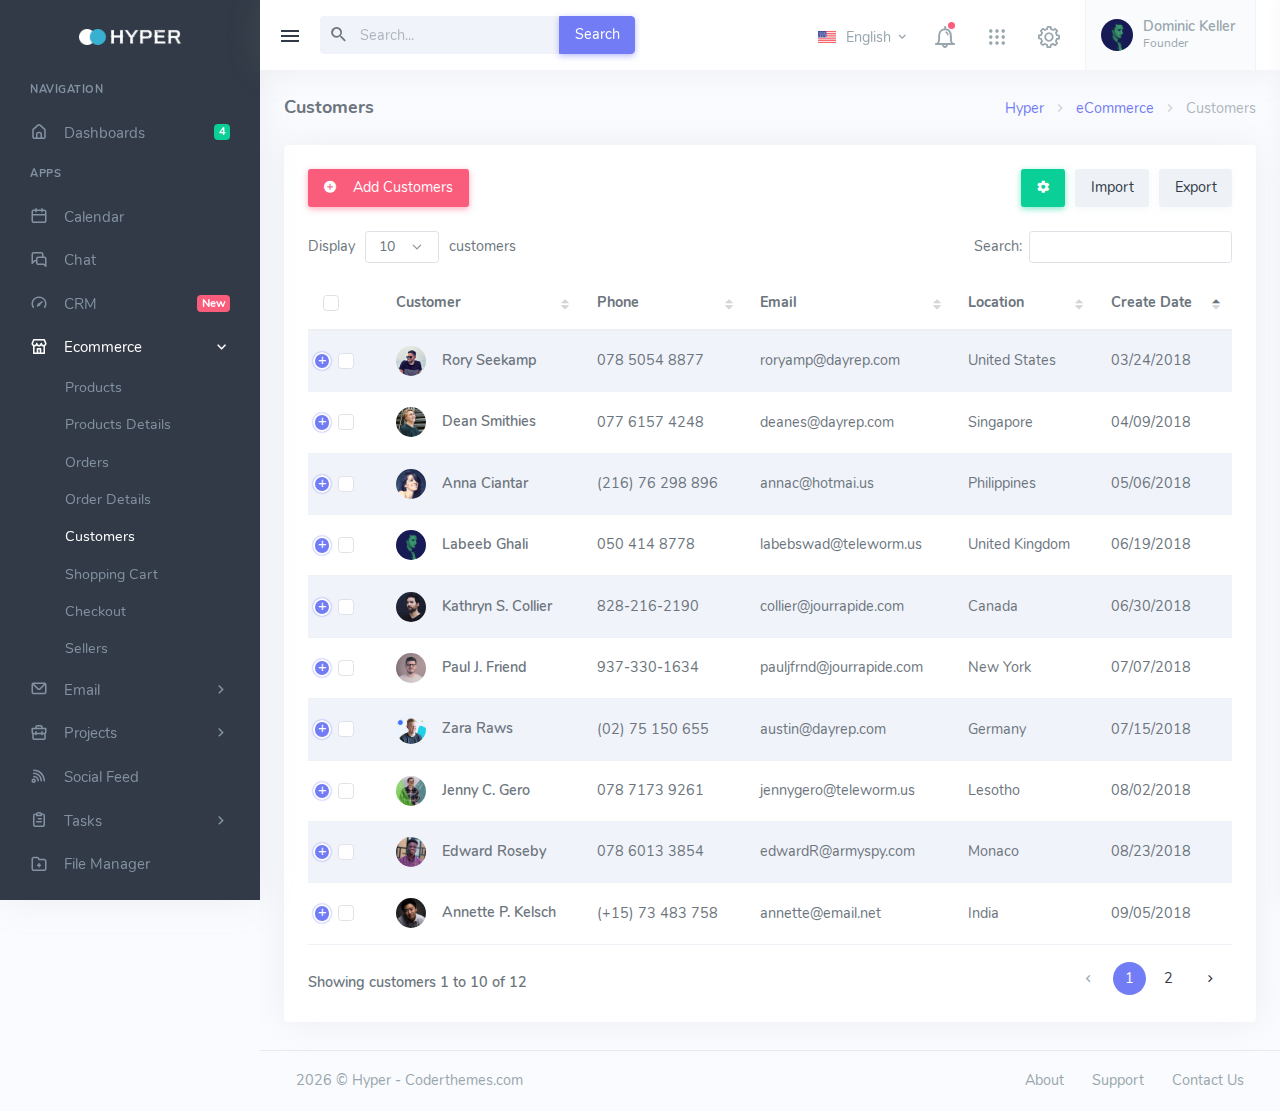
<file: apps-ecommerce-customers.html>
<!DOCTYPE html>
<html lang="en">
    
<!-- Mirrored from coderthemes.com/hyper/saas/apps-ecommerce-customers.html by HTTrack Website Copier/3.x [XR&CO'2014], Fri, 29 Jul 2022 10:20:59 GMT -->
<head>
        <meta charset="utf-8" />
        <title>Customers | Hyper - Responsive Bootstrap 5 Admin Dashboard</title>
        <meta name="viewport" content="width=device-width, initial-scale=1.0">
        <meta content="A fully featured admin theme which can be used to build CRM, CMS, etc." name="description" />
        <meta content="Coderthemes" name="author" />
        <!-- App favicon -->
        <link rel="shortcut icon" href="assets/images/favicon.ico">

        <!-- third party css -->
        <link href="assets/css/vendor/dataTables.bootstrap5.css" rel="stylesheet" type="text/css" />
        <link href="assets/css/vendor/responsive.bootstrap5.css" rel="stylesheet" type="text/css" />
        <!-- third party css end -->

        <!-- App css -->
        <link href="assets/css/icons.min.css" rel="stylesheet" type="text/css" />
        <link href="assets/css/app.min.css" rel="stylesheet" type="text/css" id="app-style"/>

    </head>

    <body class="loading" data-layout-color="light" data-leftbar-theme="dark" data-layout-mode="fluid" data-rightbar-onstart="true">
        <!-- Begin page -->
        <div class="wrapper">
            <!-- ========== Left Sidebar Start ========== -->
            <div class="leftside-menu">
    
                <!-- LOGO -->
                <a href="index.html" class="logo text-center logo-light">
                    <span class="logo-lg">
                        <img src="assets/images/logo.png" alt="" height="16">
                    </span>
                    <span class="logo-sm">
                        <img src="assets/images/logo_sm.png" alt="" height="16">
                    </span>
                </a>

                <!-- LOGO -->
                <a href="index.html" class="logo text-center logo-dark">
                    <span class="logo-lg">
                        <img src="assets/images/logo-dark.png" alt="" height="16">
                    </span>
                    <span class="logo-sm">
                        <img src="assets/images/logo_sm_dark.png" alt="" height="16">
                    </span>
                </a>
    
                <div class="h-100" id="leftside-menu-container" data-simplebar>

                    <!--- Sidemenu -->
                    <ul class="side-nav">

                        <li class="side-nav-title side-nav-item">Navigation</li>

                        <li class="side-nav-item">
                            <a data-bs-toggle="collapse" href="#sidebarDashboards" aria-expanded="false" aria-controls="sidebarDashboards" class="side-nav-link">
                                <i class="uil-home-alt"></i>
                                <span class="badge bg-success float-end">4</span>
                                <span> Dashboards </span>
                            </a>
                            <div class="collapse" id="sidebarDashboards">
                                <ul class="side-nav-second-level">
                                    <li>
                                        <a href="dashboard-analytics.html">Analytics</a>
                                    </li>
                                    <li>
                                        <a href="index.html">Ecommerce</a>
                                    </li>
                                    <li>
                                        <a href="dashboard-projects.html">Projects</a>
                                    </li>
                                    <li>
                                        <a href="dashboard-wallet.html">E-Wallet <span class="badge rounded bg-danger font-10 float-end">New</span></a>
                                    </li>
                                </ul>
                            </div>
                        </li>

                        <li class="side-nav-title side-nav-item">Apps</li>

                        <li class="side-nav-item">
                            <a href="apps-calendar.html" class="side-nav-link">
                                <i class="uil-calender"></i>
                                <span> Calendar </span>
                            </a>
                        </li>

                        <li class="side-nav-item">
                            <a href="apps-chat.html" class="side-nav-link">
                                <i class="uil-comments-alt"></i>
                                <span> Chat </span>
                            </a>
                        </li>

                        <li class="side-nav-item">
                            <a data-bs-toggle="collapse" href="#sidebarCrm" aria-expanded="false" aria-controls="sidebarCrm" class="side-nav-link">
                                <i class="uil uil-tachometer-fast"></i>
                                <span class="badge bg-danger text-white float-end">New</span>
                                <span> CRM </span>
                            </a>
                            <div class="collapse" id="sidebarCrm">
                                <ul class="side-nav-second-level">
                                    <li>
                                        <a href="crm-dashboard.html">Dashboard</a>
                                    </li>
                                    <li>
                                        <a href="crm-projects.html">Project</a>
                                    </li>
                                    <li>
                                        <a href="crm-orders-list.html">Orders List</a>
                                    </li>
                                    <li>
                                        <a href="crm-clients.html">Clients</a>
                                    </li>
                                    <li>
                                        <a href="crm-management.html">Management</a>
                                    </li>
                                </ul>
                            </div>
                        </li>

                        <li class="side-nav-item">
                            <a data-bs-toggle="collapse" href="#sidebarEcommerce" aria-expanded="false" aria-controls="sidebarEcommerce" class="side-nav-link">
                                <i class="uil-store"></i>
                                <span> Ecommerce </span>
                                <span class="menu-arrow"></span>
                            </a>
                            <div class="collapse" id="sidebarEcommerce">
                                <ul class="side-nav-second-level">
                                    <li>
                                        <a href="apps-ecommerce-products.html">Products</a>
                                    </li>
                                    <li>
                                        <a href="apps-ecommerce-products-details.html">Products Details</a>
                                    </li>
                                    <li>
                                        <a href="apps-ecommerce-orders.html">Orders</a>
                                    </li>
                                    <li>
                                        <a href="apps-ecommerce-orders-details.html">Order Details</a>
                                    </li>
                                    <li>
                                        <a href="apps-ecommerce-customers.html">Customers</a>
                                    </li>
                                    <li>
                                        <a href="apps-ecommerce-shopping-cart.html">Shopping Cart</a>
                                    </li>
                                    <li>
                                        <a href="apps-ecommerce-checkout.html">Checkout</a>
                                    </li>
                                    <li>
                                        <a href="apps-ecommerce-sellers.html">Sellers</a>
                                    </li>
                                </ul>
                            </div>
                        </li>

                        <li class="side-nav-item">
                            <a data-bs-toggle="collapse" href="#sidebarEmail" aria-expanded="false" aria-controls="sidebarEmail" class="side-nav-link">
                                <i class="uil-envelope"></i>
                                <span> Email </span>
                                <span class="menu-arrow"></span>
                            </a>
                            <div class="collapse" id="sidebarEmail">
                                <ul class="side-nav-second-level">
                                    <li>
                                        <a href="apps-email-inbox.html">Inbox</a>
                                    </li>
                                    <li>
                                        <a href="apps-email-read.html">Read Email</a>
                                    </li>
                                </ul>
                            </div>
                        </li>

                        <li class="side-nav-item">
                            <a data-bs-toggle="collapse" href="#sidebarProjects" aria-expanded="false" aria-controls="sidebarProjects" class="side-nav-link">
                                <i class="uil-briefcase"></i>
                                <span> Projects </span>
                                <span class="menu-arrow"></span>
                            </a>
                            <div class="collapse" id="sidebarProjects">
                                <ul class="side-nav-second-level">
                                    <li>
                                        <a href="apps-projects-list.html">List</a>
                                    </li>
                                    <li>
                                        <a href="apps-projects-details.html">Details</a>
                                    </li>
                                    <li>
                                        <a href="apps-projects-gantt.html">Gantt <span class="badge rounded-pill bg-light text-dark font-10 float-end">New</span></a>
                                    </li>
                                    <li>
                                        <a href="apps-projects-add.html">Create Project</a>
                                    </li>
                                </ul>
                            </div>
                        </li>

                        <li class="side-nav-item">
                            <a href="apps-social-feed.html" class="side-nav-link">
                                <i class="uil-rss"></i>
                                <span> Social Feed </span>
                            </a>
                        </li>

                        <li class="side-nav-item">
                            <a data-bs-toggle="collapse" href="#sidebarTasks" aria-expanded="false" aria-controls="sidebarTasks" class="side-nav-link">
                                <i class="uil-clipboard-alt"></i>
                                <span> Tasks </span>
                                <span class="menu-arrow"></span>
                            </a>
                            <div class="collapse" id="sidebarTasks">
                                <ul class="side-nav-second-level">
                                    <li>
                                        <a href="apps-tasks.html">List</a>
                                    </li>
                                    <li>
                                        <a href="apps-tasks-details.html">Details</a>
                                    </li>
                                    <li>
                                        <a href="apps-kanban.html">Kanban Board</a>
                                    </li>
                                </ul>
                            </div>
                        </li>

                        <li class="side-nav-item">
                            <a href="apps-file-manager.html" class="side-nav-link">
                                <i class="uil-folder-plus"></i>
                                <span> File Manager </span>
                            </a>
                        </li>

                        <li class="side-nav-title side-nav-item">Custom</li>

                        <li class="side-nav-item">
                            <a data-bs-toggle="collapse" href="#sidebarPages" aria-expanded="false" aria-controls="sidebarPages" class="side-nav-link">
                                <i class="uil-copy-alt"></i>
                                <span> Pages </span>
                                <span class="menu-arrow"></span>
                            </a>
                            <div class="collapse" id="sidebarPages">
                                <ul class="side-nav-second-level">
                                    <li>
                                        <a href="pages-profile.html">Profile</a>
                                    </li>
                                    <li>
                                        <a href="pages-profile-2.html">Profile 2</a>
                                    </li>
                                    <li>
                                        <a href="pages-invoice.html">Invoice</a>
                                    </li>
                                    <li>
                                        <a href="pages-faq.html">FAQ</a>
                                    </li>
                                    <li>
                                        <a href="pages-pricing.html">Pricing</a>
                                    </li>
                                    <li>
                                        <a href="pages-maintenance.html">Maintenance</a>
                                    </li>
                                    <li class="side-nav-item">
                                        <a data-bs-toggle="collapse" href="#sidebarPagesAuth" aria-expanded="false" aria-controls="sidebarPagesAuth">
                                            <span> Authentication </span>
                                            <span class="menu-arrow"></span>
                                        </a>
                                        <div class="collapse" id="sidebarPagesAuth">
                                            <ul class="side-nav-third-level">
                                                <li>
                                                    <a href="pages-login.html">Login</a>
                                                </li>
                                                <li>
                                                    <a href="pages-login-2.html">Login 2</a>
                                                </li>
                                                <li>
                                                    <a href="pages-register.html">Register</a>
                                                </li>
                                                <li>
                                                    <a href="pages-register-2.html">Register 2</a>
                                                </li>
                                                <li>
                                                    <a href="pages-logout.html">Logout</a>
                                                </li>
                                                <li>
                                                    <a href="pages-logout-2.html">Logout 2</a>
                                                </li>
                                                <li>
                                                    <a href="pages-recoverpw.html">Recover Password</a>
                                                </li>
                                                <li>
                                                    <a href="pages-recoverpw-2.html">Recover Password 2</a>
                                                </li>
                                                <li>
                                                    <a href="pages-lock-screen.html">Lock Screen</a>
                                                </li>
                                                <li>
                                                    <a href="pages-lock-screen-2.html">Lock Screen 2</a>
                                                </li>
                                                <li>
                                                    <a href="pages-confirm-mail.html">Confirm Mail</a>
                                                </li>
                                                <li>
                                                    <a href="pages-confirm-mail-2.html">Confirm Mail 2</a>
                                                </li>
                                            </ul>
                                        </div>
                                    </li>
                                    <li class="side-nav-item">
                                        <a data-bs-toggle="collapse" href="#sidebarPagesError" aria-expanded="false" aria-controls="sidebarPagesError">
                                            <span> Error </span>
                                            <span class="menu-arrow"></span>
                                        </a>
                                        <div class="collapse" id="sidebarPagesError">
                                            <ul class="side-nav-third-level">
                                                <li>
                                                <a href="pages-404.html">Error 404</a>
                                            </li>
                                            <li>
                                                <a href="pages-404-alt.html">Error 404-alt</a>
                                            </li>
                                            <li>
                                                <a href="pages-500.html">Error 500</a>
                                            </li>
                                            </ul>
                                        </div>
                                    </li>
                                    <li>
                                        <a href="pages-starter.html">Starter Page</a>
                                    </li>
                                    <li>
                                        <a href="pages-preloader.html">With Preloader</a>
                                    </li>
                                    <li>
                                        <a href="pages-timeline.html">Timeline</a>
                                    </li>
                                </ul>
                            </div>
                        </li>

                        <li class="side-nav-item">
                            <a href="landing.html" target="_blank" class="side-nav-link">
                                <i class="uil-globe"></i>
                                <span class="badge bg-secondary text-light float-end">New</span>
                                <span> Landing </span>
                            </a>
                        </li>

                        <li class="side-nav-item">
                            <a data-bs-toggle="collapse" href="#sidebarLayouts" aria-expanded="false" aria-controls="sidebarLayouts" class="side-nav-link">
                                <i class="uil-window"></i>
                                <span> Layouts </span>
                                <span class="menu-arrow"></span>
                            </a>
                            <div class="collapse" id="sidebarLayouts">
                                <ul class="side-nav-second-level">
                                    <li>
                                        <a href="layouts-horizontal.html">Horizontal</a>
                                    </li>
                                    <li>
                                        <a href="layouts-detached.html">Detached</a>
                                    </li>
                                    <li>
                                        <a href="layouts-full.html">Full</a>
                                    </li>
                                </ul>
                            </div>
                        </li>
            
                        <li class="side-nav-title side-nav-item mt-1">Components</li>

                        <li class="side-nav-item">
                            <a data-bs-toggle="collapse" href="#sidebarBaseUI" aria-expanded="false" aria-controls="sidebarBaseUI" class="side-nav-link">
                                <i class="uil-box"></i>
                                <span> Base UI </span>
                                <span class="menu-arrow"></span>
                            </a>
                            <div class="collapse" id="sidebarBaseUI">
                                <ul class="side-nav-second-level">
                                    <li>
                                        <a href="ui-accordions.html">Accordions</a>
                                    </li>
                                    <li>
                                        <a href="ui-alerts.html">Alerts</a>
                                    </li>
                                    <li>
                                        <a href="ui-avatars.html">Avatars</a>
                                    </li>
                                    <li>
                                        <a href="ui-badges.html">Badges</a>
                                    </li>
                                    <li>
                                        <a href="ui-breadcrumb.html">Breadcrumb</a>
                                    </li>
                                    <li>
                                        <a href="ui-buttons.html">Buttons</a>
                                    </li>
                                    <li>
                                        <a href="ui-cards.html">Cards</a>
                                    </li>
                                    <li>
                                        <a href="ui-carousel.html">Carousel</a>
                                    </li>
                                    <li>
                                        <a href="ui-dropdowns.html">Dropdowns</a>
                                    </li>
                                    <li>
                                        <a href="ui-embed-video.html">Embed Video</a>
                                    </li>
                                    <li>
                                        <a href="ui-grid.html">Grid</a>
                                    </li>
                                    <li>
                                        <a href="ui-list-group.html">List Group</a>
                                    </li>
                                    <li>
                                        <a href="ui-modals.html">Modals</a>
                                    </li>
                                    <li>
                                        <a href="ui-notifications.html">Notifications</a>
                                    </li>
                                    <li>
                                        <a href="ui-offcanvas.html">Offcanvas</a>
                                    </li>
                                    <li>
                                        <a href="ui-placeholders.html">Placeholders</a>
                                    </li>
                                    <li>
                                        <a href="ui-pagination.html">Pagination</a>
                                    </li>
                                    <li>
                                        <a href="ui-popovers.html">Popovers</a>
                                    </li>
                                    <li>
                                        <a href="ui-progress.html">Progress</a>
                                    </li>
                                    <li>
                                        <a href="ui-ribbons.html">Ribbons</a>
                                    </li>
                                    <li>
                                        <a href="ui-spinners.html">Spinners</a>
                                    </li>
                                    <li>
                                        <a href="ui-tabs.html">Tabs</a>
                                    </li>
                                    <li>
                                        <a href="ui-tooltips.html">Tooltips</a>
                                    </li>
                                    <li>
                                        <a href="ui-typography.html">Typography</a>
                                    </li>
                                </ul>
                            </div>
                        </li>

                        <li class="side-nav-item">
                            <a data-bs-toggle="collapse" href="#sidebarExtendedUI" aria-expanded="false" aria-controls="sidebarExtendedUI" class="side-nav-link">
                                <i class="uil-package"></i>
                                <span> Extended UI </span>
                                <span class="menu-arrow"></span>
                            </a>
                            <div class="collapse" id="sidebarExtendedUI">
                                <ul class="side-nav-second-level">
                                    <li>
                                        <a href="extended-dragula.html">Dragula</a>
                                    </li>
                                    <li>
                                        <a href="extended-range-slider.html">Range Slider</a>
                                    </li>
                                    <li>
                                        <a href="extended-ratings.html">Ratings</a>
                                    </li>
                                    <li>
                                        <a href="extended-scrollbar.html">Scrollbar</a>
                                    </li>
                                    <li>
                                        <a href="extended-scrollspy.html">Scrollspy</a>
                                    </li>
                                    <li>
                                        <a href="extended-treeview.html">Treeview</a>
                                    </li>
                                </ul>
                            </div>
                        </li>

                        <li class="side-nav-item">
                            <a href="widgets.html" class="side-nav-link">
                                <i class="uil-layer-group"></i>
                                <span> Widgets </span>
                            </a>
                        </li>

                        <li class="side-nav-item">
                            <a data-bs-toggle="collapse" href="#sidebarIcons" aria-expanded="false" aria-controls="sidebarIcons" class="side-nav-link">
                                <i class="uil-streering"></i>
                                <span> Icons </span>
                                <span class="menu-arrow"></span>
                            </a>
                            <div class="collapse" id="sidebarIcons">
                                <ul class="side-nav-second-level">
                                    <li>
                                        <a href="icons-dripicons.html">Dripicons</a>
                                    </li>
                                    <li>
                                        <a href="icons-mdi.html">Material Design</a>
                                    </li>
                                    <li>
                                        <a href="icons-unicons.html">Unicons</a>
                                    </li>
                                </ul>
                            </div>
                        </li>

                        <li class="side-nav-item">
                            <a data-bs-toggle="collapse" href="#sidebarForms" aria-expanded="false" aria-controls="sidebarForms" class="side-nav-link">
                                <i class="uil-document-layout-center"></i>
                                <span> Forms </span>
                                <span class="menu-arrow"></span>
                            </a>
                            <div class="collapse" id="sidebarForms">
                                <ul class="side-nav-second-level">
                                    <li>
                                        <a href="form-elements.html">Basic Elements</a>
                                    </li>
                                    <li>
                                        <a href="form-advanced.html">Form Advanced</a>
                                    </li>
                                    <li>
                                        <a href="form-validation.html">Validation</a>
                                    </li>
                                    <li>
                                        <a href="form-wizard.html">Wizard</a>
                                    </li>
                                    <li>
                                        <a href="form-fileuploads.html">File Uploads</a>
                                    </li>
                                    <li>
                                        <a href="form-editors.html">Editors</a>
                                    </li>
                                </ul>
                            </div>
                        </li>

                        <li class="side-nav-item">
                            <a data-bs-toggle="collapse" href="#sidebarCharts" aria-expanded="false" aria-controls="sidebarCharts" class="side-nav-link">
                                <i class="uil-chart"></i>
                                <span> Charts </span>
                                <span class="menu-arrow"></span>
                            </a>
                            <div class="collapse" id="sidebarCharts">
                                <ul class="side-nav-second-level">
                                    <li class="side-nav-item">
                                        <a data-bs-toggle="collapse" href="#sidebarApexCharts" aria-expanded="false" aria-controls="sidebarApexCharts">
                                            <span> Apex Charts </span>
                                            <span class="menu-arrow"></span>
                                        </a>
                                        <div class="collapse" id="sidebarApexCharts">
                                            <ul class="side-nav-third-level">
                                                <li>
                                                    <a href="charts-apex-area.html">Area</a>
                                                </li>
                                                <li>
                                                    <a href="charts-apex-bar.html">Bar</a>
                                                </li>
                                                <li>
                                                    <a href="charts-apex-bubble.html">Bubble</a>
                                                </li>
                                                <li>
                                                    <a href="charts-apex-candlestick.html">Candlestick</a>
                                                </li>
                                                <li>
                                                    <a href="charts-apex-column.html">Column</a>
                                                </li>
                                                <li>
                                                    <a href="charts-apex-heatmap.html">Heatmap</a>
                                                </li>
                                                <li>
                                                    <a href="charts-apex-line.html">Line</a>
                                                </li>
                                                <li>
                                                    <a href="charts-apex-mixed.html">Mixed</a>
                                                </li>
                                                <li>
                                                    <a href="charts-apex-pie.html">Pie</a>
                                                </li>
                                                <li>
                                                    <a href="charts-apex-radar.html">Radar</a>
                                                </li>
                                                <li>
                                                    <a href="charts-apex-radialbar.html">RadialBar</a>
                                                </li>
                                                <li>
                                                    <a href="charts-apex-scatter.html">Scatter</a>
                                                </li>
                                                <li>
                                                    <a href="charts-apex-sparklines.html">Sparklines</a>
                                                </li>
                                            </ul>
                                        </div>
                                    </li>
                                    <li>
                                        <a href="charts-brite.html">Britecharts</a>
                                    </li>
                                    <li>
                                        <a href="charts-chartjs.html">Chartjs</a>
                                    </li>
                                    <li>
                                        <a href="charts-sparkline.html">Sparklines</a>
                                    </li>
                                </ul>
                            </div>
                        </li>

                        <li class="side-nav-item">
                            <a data-bs-toggle="collapse" href="#sidebarTables" aria-expanded="false" aria-controls="sidebarTables" class="side-nav-link">
                                <i class="uil-table"></i>
                                <span> Tables </span>
                                <span class="menu-arrow"></span>
                            </a>
                            <div class="collapse" id="sidebarTables">
                                <ul class="side-nav-second-level">
                                    <li>
                                        <a href="tables-basic.html">Basic Tables</a>
                                    </li>
                                    <li>
                                        <a href="tables-datatable.html">Data Tables</a>
                                    </li>
                                </ul>
                            </div>
                        </li>

                        <li class="side-nav-item">
                            <a data-bs-toggle="collapse" href="#sidebarMaps" aria-expanded="false" aria-controls="sidebarMaps" class="side-nav-link">
                                <i class="uil-location-point"></i>
                                <span> Maps </span>
                                <span class="menu-arrow"></span>
                            </a>
                            <div class="collapse" id="sidebarMaps">
                                <ul class="side-nav-second-level">
                                    <li>
                                        <a href="maps-google.html">Google Maps</a>
                                    </li>
                                    <li>
                                        <a href="maps-vector.html">Vector Maps</a>
                                    </li>
                                </ul>
                            </div>
                        </li>

                        <li class="side-nav-item">
                            <a data-bs-toggle="collapse" href="#sidebarMultiLevel" aria-expanded="false" aria-controls="sidebarMultiLevel" class="side-nav-link">
                                <i class="uil-folder-plus"></i>
                                <span> Multi Level </span>
                                <span class="menu-arrow"></span>
                            </a>
                            <div class="collapse" id="sidebarMultiLevel">
                                <ul class="side-nav-second-level">
                                    <li class="side-nav-item">
                                        <a data-bs-toggle="collapse" href="#sidebarSecondLevel" aria-expanded="false" aria-controls="sidebarSecondLevel">
                                            <span> Second Level </span>
                                            <span class="menu-arrow"></span>
                                        </a>
                                        <div class="collapse" id="sidebarSecondLevel">
                                            <ul class="side-nav-third-level">
                                                <li>
                                                    <a href="javascript: void(0);">Item 1</a>
                                                </li>
                                                <li>
                                                    <a href="javascript: void(0);">Item 2</a>
                                                </li>
                                            </ul>
                                        </div>
                                    </li>
                                    <li class="side-nav-item">
                                        <a data-bs-toggle="collapse" href="#sidebarThirdLevel" aria-expanded="false" aria-controls="sidebarThirdLevel">
                                            <span> Third Level </span>
                                            <span class="menu-arrow"></span>
                                        </a>
                                        <div class="collapse" id="sidebarThirdLevel">
                                            <ul class="side-nav-third-level">
                                                <li>
                                                    <a href="javascript: void(0);">Item 1</a>
                                                </li>
                                                <li class="side-nav-item">
                                                    <a data-bs-toggle="collapse" href="#sidebarFourthLevel" aria-expanded="false" aria-controls="sidebarFourthLevel">
                                                        <span> Item 2 </span>
                                                        <span class="menu-arrow"></span>
                                                    </a>
                                                    <div class="collapse" id="sidebarFourthLevel">
                                                        <ul class="side-nav-forth-level">
                                                            <li>
                                                                <a href="javascript: void(0);">Item 2.1</a>
                                                            </li>
                                                            <li>
                                                                <a href="javascript: void(0);">Item 2.2</a>
                                                            </li>
                                                        </ul>
                                                    </div>
                                                </li>
                                            </ul>
                                        </div>
                                    </li>
                                </ul>
                            </div>
                        </li>
                    </ul>

                    <!-- Help Box -->
                    <div class="help-box text-white text-center">
                        <a href="javascript: void(0);" class="float-end close-btn text-white">
                            <i class="mdi mdi-close"></i>
                        </a>
                        <img src="assets/images/help-icon.svg" height="90" alt="Helper Icon Image" />
                        <h5 class="mt-3">Unlimited Access</h5>
                        <p class="mb-3">Upgrade to plan to get access to unlimited reports</p>
                        <a href="javascript: void(0);" class="btn btn-secondary btn-sm">Upgrade</a>
                    </div>
                    <!-- end Help Box -->
                    <!-- End Sidebar -->

                    <div class="clearfix"></div>

                </div>
                <!-- Sidebar -left -->

            </div>
            <!-- Left Sidebar End -->

            <!-- ============================================================== -->
            <!-- Start Page Content here -->
            <!-- ============================================================== -->

            <div class="content-page">
                <div class="content">
                    <!-- Topbar Start -->
                    <div class="navbar-custom">
                        <ul class="list-unstyled topbar-menu float-end mb-0">
                            <li class="dropdown notification-list d-lg-none">
                                <a class="nav-link dropdown-toggle arrow-none" data-bs-toggle="dropdown" href="#" role="button" aria-haspopup="false" aria-expanded="false">
                                    <i class="dripicons-search noti-icon"></i>
                                </a>
                                <div class="dropdown-menu dropdown-menu-animated dropdown-lg p-0">
                                    <form class="p-3">
                                        <input type="text" class="form-control" placeholder="Search ..." aria-label="Recipient's username">
                                    </form>
                                </div>
                            </li>
                            <li class="dropdown notification-list topbar-dropdown">
                                <a class="nav-link dropdown-toggle arrow-none" data-bs-toggle="dropdown" href="#" role="button" aria-haspopup="false" aria-expanded="false">
                                    <img src="assets/images/flags/us.jpg" alt="user-image" class="me-0 me-sm-1" height="12"> 
                                    <span class="align-middle d-none d-sm-inline-block">English</span> <i class="mdi mdi-chevron-down d-none d-sm-inline-block align-middle"></i>
                                </a>
                                <div class="dropdown-menu dropdown-menu-end dropdown-menu-animated topbar-dropdown-menu">

                                    <!-- item-->
                                    <a href="javascript:void(0);" class="dropdown-item notify-item">
                                        <img src="assets/images/flags/germany.jpg" alt="user-image" class="me-1" height="12"> <span class="align-middle">German</span>
                                    </a>

                                    <!-- item-->
                                    <a href="javascript:void(0);" class="dropdown-item notify-item">
                                        <img src="assets/images/flags/italy.jpg" alt="user-image" class="me-1" height="12"> <span class="align-middle">Italian</span>
                                    </a>
                
                                    <!-- item-->
                                    <a href="javascript:void(0);" class="dropdown-item notify-item">
                                        <img src="assets/images/flags/spain.jpg" alt="user-image" class="me-1" height="12"> <span class="align-middle">Spanish</span>
                                    </a>

                                    <!-- item-->
                                    <a href="javascript:void(0);" class="dropdown-item notify-item">
                                        <img src="assets/images/flags/russia.jpg" alt="user-image" class="me-1" height="12"> <span class="align-middle">Russian</span>
                                    </a>

                                </div>
                            </li>

                            <li class="dropdown notification-list">
                                <a class="nav-link dropdown-toggle arrow-none" data-bs-toggle="dropdown" href="#" role="button" aria-haspopup="false" aria-expanded="false">
                                    <i class="dripicons-bell noti-icon"></i>
                                    <span class="noti-icon-badge"></span>
                                </a>
                                <div class="dropdown-menu dropdown-menu-end dropdown-menu-animated dropdown-lg">

                                    <!-- item-->
                                    <div class="dropdown-item noti-title px-3">
                                        <h5 class="m-0">
                                            <span class="float-end">
                                                <a href="javascript: void(0);" class="text-dark">
                                                    <small>Clear All</small>
                                                </a>
                                            </span>Notification
                                        </h5>
                                    </div>

                                    <div class="px-3" style="max-height: 300px;" data-simplebar>

                                        <h5 class="text-muted font-13 fw-normal mt-0">Today</h5>
                                        <!-- item-->
                                        <a href="javascript:void(0);" class="dropdown-item p-0 notify-item card unread-noti shadow-none mb-2">
                                            <div class="card-body">
                                                <span class="float-end noti-close-btn text-muted"><i class="mdi mdi-close"></i></span>   
                                                <div class="d-flex align-items-center">
                                                    <div class="flex-shrink-0">
                                                        <div class="notify-icon bg-primary">
                                                            <i class="mdi mdi-comment-account-outline"></i>
                                                        </div>
                                                    </div>
                                                    <div class="flex-grow-1 text-truncate ms-2">
                                                        <h5 class="noti-item-title fw-semibold font-14">Datacorp <small class="fw-normal text-muted ms-1">1 min ago</small></h5>
                                                        <small class="noti-item-subtitle text-muted">Caleb Flakelar commented on Admin</small>
                                                    </div>
                                                  </div>
                                            </div>
                                        </a>

                                        <!-- item-->
                                        <a href="javascript:void(0);" class="dropdown-item p-0 notify-item card read-noti shadow-none mb-2">
                                            <div class="card-body">
                                                <span class="float-end noti-close-btn text-muted"><i class="mdi mdi-close"></i></span>   
                                                <div class="d-flex align-items-center">
                                                    <div class="flex-shrink-0">
                                                        <div class="notify-icon bg-info">
                                                            <i class="mdi mdi-account-plus"></i>
                                                        </div>
                                                    </div>
                                                    <div class="flex-grow-1 text-truncate ms-2">
                                                        <h5 class="noti-item-title fw-semibold font-14">Admin <small class="fw-normal text-muted ms-1">1 hours ago</small></h5>
                                                        <small class="noti-item-subtitle text-muted">New user registered</small>
                                                    </div>
                                                  </div>
                                            </div>
                                        </a>

                                        <h5 class="text-muted font-13 fw-normal mt-0">Yesterday</h5>

                                        <!-- item-->
                                        <a href="javascript:void(0);" class="dropdown-item p-0 notify-item card read-noti shadow-none mb-2">
                                            <div class="card-body">
                                                <span class="float-end noti-close-btn text-muted"><i class="mdi mdi-close"></i></span>   
                                                <div class="d-flex align-items-center">
                                                    <div class="flex-shrink-0">
                                                        <div class="notify-icon">
                                                            <img src="assets/images/users/avatar-2.jpg" class="img-fluid rounded-circle" alt="" />
                                                        </div>
                                                    </div>
                                                    <div class="flex-grow-1 text-truncate ms-2">
                                                        <h5 class="noti-item-title fw-semibold font-14">Cristina Pride <small class="fw-normal text-muted ms-1">1 day ago</small></h5>
                                                        <small class="noti-item-subtitle text-muted">Hi, How are you? What about our next meeting</small>
                                                    </div>
                                                  </div>
                                            </div>
                                        </a>

                                        <h5 class="text-muted font-13 fw-normal mt-0">30 Dec 2021</h5>

                                        <!-- item-->
                                        <a href="javascript:void(0);" class="dropdown-item p-0 notify-item card read-noti shadow-none mb-2">
                                            <div class="card-body">
                                                <span class="float-end noti-close-btn text-muted"><i class="mdi mdi-close"></i></span>   
                                                <div class="d-flex align-items-center">
                                                    <div class="flex-shrink-0">
                                                        <div class="notify-icon bg-primary">
                                                            <i class="mdi mdi-comment-account-outline"></i>
                                                        </div>
                                                    </div>
                                                    <div class="flex-grow-1 text-truncate ms-2">
                                                        <h5 class="noti-item-title fw-semibold font-14">Datacorp</h5>
                                                        <small class="noti-item-subtitle text-muted">Caleb Flakelar commented on Admin</small>
                                                    </div>
                                                  </div>
                                            </div>
                                        </a>

                                         <!-- item-->
                                         <a href="javascript:void(0);" class="dropdown-item p-0 notify-item card read-noti shadow-none mb-2">
                                            <div class="card-body">
                                                <span class="float-end noti-close-btn text-muted"><i class="mdi mdi-close"></i></span>   
                                                <div class="d-flex align-items-center">
                                                    <div class="flex-shrink-0">
                                                        <div class="notify-icon">
                                                            <img src="assets/images/users/avatar-4.jpg" class="img-fluid rounded-circle" alt="" />
                                                        </div>
                                                    </div>
                                                    <div class="flex-grow-1 text-truncate ms-2">
                                                        <h5 class="noti-item-title fw-semibold font-14">Karen Robinson</h5>
                                                        <small class="noti-item-subtitle text-muted">Wow ! this admin looks good and awesome design</small>
                                                    </div>
                                                  </div>
                                            </div>
                                        </a>

                                        <div class="text-center">
                                            <i class="mdi mdi-dots-circle mdi-spin text-muted h3 mt-0"></i>
                                        </div>
                                    </div>

                                    <!-- All-->
                                    <a href="javascript:void(0);" class="dropdown-item text-center text-primary notify-item border-top border-light py-2">
                                        View All
                                    </a>

                                </div>
                            </li>

                            <li class="dropdown notification-list d-none d-sm-inline-block">
                                <a class="nav-link dropdown-toggle arrow-none" data-bs-toggle="dropdown" href="#" role="button" aria-haspopup="false" aria-expanded="false">
                                    <i class="dripicons-view-apps noti-icon"></i>
                                </a>
                                <div class="dropdown-menu dropdown-menu-end dropdown-menu-animated dropdown-lg p-0">

                                    <div class="p-2">
                                        <div class="row g-0">
                                            <div class="col">
                                                <a class="dropdown-icon-item" href="#">
                                                    <img src="assets/images/brands/slack.png" alt="slack">
                                                    <span>Slack</span>
                                                </a>
                                            </div>
                                            <div class="col">
                                                <a class="dropdown-icon-item" href="#">
                                                    <img src="assets/images/brands/github.png" alt="Github">
                                                    <span>GitHub</span>
                                                </a>
                                            </div>
                                            <div class="col">
                                                <a class="dropdown-icon-item" href="#">
                                                    <img src="assets/images/brands/dribbble.png" alt="dribbble">
                                                    <span>Dribbble</span>
                                                </a>
                                            </div>
                                        </div>

                                        <div class="row g-0">
                                            <div class="col">
                                                <a class="dropdown-icon-item" href="#">
                                                    <img src="assets/images/brands/bitbucket.png" alt="bitbucket">
                                                    <span>Bitbucket</span>
                                                </a>
                                            </div>
                                            <div class="col">
                                                <a class="dropdown-icon-item" href="#">
                                                    <img src="assets/images/brands/dropbox.png" alt="dropbox">
                                                    <span>Dropbox</span>
                                                </a>
                                            </div>
                                            <div class="col">
                                                <a class="dropdown-icon-item" href="#">
                                                    <img src="assets/images/brands/g-suite.png" alt="G Suite">
                                                    <span>G Suite</span>
                                                </a>
                                            </div>
                                        </div> <!-- end row-->
                                    </div>

                                </div>
                            </li>

                            <li class="notification-list">
                                <a class="nav-link end-bar-toggle" href="javascript: void(0);">
                                    <i class="dripicons-gear noti-icon"></i>
                                </a>
                            </li>

                            <li class="dropdown notification-list">
                                <a class="nav-link dropdown-toggle nav-user arrow-none me-0" data-bs-toggle="dropdown" href="#" role="button" aria-haspopup="false"
                                    aria-expanded="false">
                                    <span class="account-user-avatar"> 
                                        <img src="assets/images/users/avatar-1.jpg" alt="user-image" class="rounded-circle">
                                    </span>
                                    <span>
                                        <span class="account-user-name">Dominic Keller</span>
                                        <span class="account-position">Founder</span>
                                    </span>
                                </a>
                                <div class="dropdown-menu dropdown-menu-end dropdown-menu-animated topbar-dropdown-menu profile-dropdown">
                                    <!-- item-->
                                    <div class=" dropdown-header noti-title">
                                        <h6 class="text-overflow m-0">Welcome !</h6>
                                    </div>

                                    <!-- item-->
                                    <a href="javascript:void(0);" class="dropdown-item notify-item">
                                        <i class="mdi mdi-account-circle me-1"></i>
                                        <span>My Account</span>
                                    </a>

                                    <!-- item-->
                                    <a href="javascript:void(0);" class="dropdown-item notify-item">
                                        <i class="mdi mdi-account-edit me-1"></i>
                                        <span>Settings</span>
                                    </a>

                                    <!-- item-->
                                    <a href="javascript:void(0);" class="dropdown-item notify-item">
                                        <i class="mdi mdi-lifebuoy me-1"></i>
                                        <span>Support</span>
                                    </a>

                                    <!-- item-->
                                    <a href="javascript:void(0);" class="dropdown-item notify-item">
                                        <i class="mdi mdi-lock-outline me-1"></i>
                                        <span>Lock Screen</span>
                                    </a>

                                    <!-- item-->
                                    <a href="javascript:void(0);" class="dropdown-item notify-item">
                                        <i class="mdi mdi-logout me-1"></i>
                                        <span>Logout</span>
                                    </a>
                                </div>
                            </li>

                        </ul>
                        <button class="button-menu-mobile open-left">
                            <i class="mdi mdi-menu"></i>
                        </button>
                        <div class="app-search dropdown d-none d-lg-block">
                            <form>
                                <div class="input-group">
                                    <input type="text" class="form-control dropdown-toggle"  placeholder="Search..." id="top-search">
                                    <span class="mdi mdi-magnify search-icon"></span>
                                    <button class="input-group-text btn-primary" type="submit">Search</button>
                                </div>
                            </form>

                            <div class="dropdown-menu dropdown-menu-animated dropdown-lg" id="search-dropdown">
                                <!-- item-->
                                <div class="dropdown-header noti-title">
                                    <h5 class="text-overflow mb-2">Found <span class="text-danger">17</span> results</h5>
                                </div>

                                <!-- item-->
                                <a href="javascript:void(0);" class="dropdown-item notify-item">
                                    <i class="uil-notes font-16 me-1"></i>
                                    <span>Analytics Report</span>
                                </a>

                                <!-- item-->
                                <a href="javascript:void(0);" class="dropdown-item notify-item">
                                    <i class="uil-life-ring font-16 me-1"></i>
                                    <span>How can I help you?</span>
                                </a>

                                <!-- item-->
                                <a href="javascript:void(0);" class="dropdown-item notify-item">
                                    <i class="uil-cog font-16 me-1"></i>
                                    <span>User profile settings</span>
                                </a>

                                <!-- item-->
                                <div class="dropdown-header noti-title">
                                    <h6 class="text-overflow mb-2 text-uppercase">Users</h6>
                                </div>

                                <div class="notification-list">
                                    <!-- item-->
                                    <a href="javascript:void(0);" class="dropdown-item notify-item">
                                        <div class="d-flex">
                                            <img class="d-flex me-2 rounded-circle" src="assets/images/users/avatar-2.jpg" alt="Generic placeholder image" height="32">
                                            <div class="w-100">
                                                <h5 class="m-0 font-14">Erwin Brown</h5>
                                                <span class="font-12 mb-0">UI Designer</span>
                                            </div>
                                        </div>
                                    </a>

                                    <!-- item-->
                                    <a href="javascript:void(0);" class="dropdown-item notify-item">
                                        <div class="d-flex">
                                            <img class="d-flex me-2 rounded-circle" src="assets/images/users/avatar-5.jpg" alt="Generic placeholder image" height="32">
                                            <div class="w-100">
                                                <h5 class="m-0 font-14">Jacob Deo</h5>
                                                <span class="font-12 mb-0">Developer</span>
                                            </div>
                                        </div>
                                    </a>
                                </div>
                            </div>
                        </div>
                    </div>
                    <!-- end Topbar -->

                    <!-- Start Content-->
                    <div class="container-fluid">
                        
                        <!-- start page title -->
                        <div class="row">
                            <div class="col-12">
                                <div class="page-title-box">
                                    <div class="page-title-right">
                                        <ol class="breadcrumb m-0">
                                            <li class="breadcrumb-item"><a href="javascript: void(0);">Hyper</a></li>
                                            <li class="breadcrumb-item"><a href="javascript: void(0);">eCommerce</a></li>
                                            <li class="breadcrumb-item active">Customers</li>
                                        </ol>
                                    </div>
                                    <h4 class="page-title">Customers</h4>
                                </div>
                            </div>
                        </div>
                        <!-- end page title --> 

                        <div class="row">
                            <div class="col-12">
                                <div class="card">
                                    <div class="card-body">
                                        <div class="row mb-2">
                                            <div class="col-sm-5">
                                                <a href="javascript:void(0);" class="btn btn-danger mb-2"><i class="mdi mdi-plus-circle me-2"></i> Add Customers</a>
                                            </div>
                                            <div class="col-sm-7">
                                                <div class="text-sm-end">
                                                    <button type="button" class="btn btn-success mb-2 me-1"><i class="mdi mdi-cog"></i></button>
                                                    <button type="button" class="btn btn-light mb-2 me-1">Import</button>
                                                    <button type="button" class="btn btn-light mb-2">Export</button>
                                                </div>
                                            </div><!-- end col-->
                                        </div>
                
                                        <div class="table-responsive">
                                            <table class="table table-centered table-striped dt-responsive nowrap w-100" id="products-datatable">
                                                <thead>
                                                    <tr>
                                                        <th style="width: 20px;">
                                                            <div class="form-check">
                                                                <input type="checkbox" class="form-check-input" id="customCheck1">
                                                                <label class="form-check-label" for="customCheck1">&nbsp;</label>
                                                            </div>
                                                        </th>
                                                        <th>Customer</th>
                                                        <th>Phone</th>
                                                        <th>Email</th>
                                                        <th>Location</th>
                                                        <th>Create Date</th>
                                                        <th>Status</th>
                                                        <th style="width: 75px;">Action</th>
                                                    </tr>
                                                </thead>
                                                <tbody>
                                                    <tr>
                                                        <td>
                                                            <div class="form-check">
                                                                <input type="checkbox" class="form-check-input" id="customCheck2">
                                                                <label class="form-check-label" for="customCheck2">&nbsp;</label>
                                                            </div>
                                                        </td>
                                                        <td class="table-user">
                                                            <img src="assets/images/users/avatar-4.jpg" alt="table-user" class="me-2 rounded-circle">
                                                            <a href="javascript:void(0);" class="text-body fw-semibold">Paul J. Friend</a>
                                                        </td>
                                                        <td>
                                                            937-330-1634
                                                        </td>
                                                        <td>
                                                            pauljfrnd@jourrapide.com
                                                        </td>
                                                        <td>
                                                            New York
                                                        </td>
                                                        <td>
                                                            07/07/2018
                                                        </td>
                                                        <td>
                                                            <span class="badge badge-success-lighten">Active</span>
                                                        </td>
                    
                                                        <td>
                                                            <a href="javascript:void(0);" class="action-icon"> <i class="mdi mdi-square-edit-outline"></i></a>
                                                            <a href="javascript:void(0);" class="action-icon"> <i class="mdi mdi-delete"></i></a>
                                                        </td>
                                                    </tr>
                                                    
                                                    <tr>
                                                        <td>
                                                            <div class="form-check">
                                                                <input type="checkbox" class="form-check-input" id="customCheck3">
                                                                <label class="form-check-label" for="customCheck3">&nbsp;</label>
                                                            </div>
                                                        </td>
                                                        <td class="table-user">
                                                            <img src="assets/images/users/avatar-3.jpg" alt="table-user" class="me-2 rounded-circle">
                                                            <a href="javascript:void(0);" class="text-body fw-semibold">Bryan J. Luellen</a>
                                                        </td>
                                                        <td>
                                                            215-302-3376
                                                        </td>
                                                        <td>
                                                            bryuellen@dayrep.com
                                                        </td>
                                                        <td>
                                                            New York
                                                        </td>
                                                        <td>
                                                            09/12/2018
                                                        </td>
                                                        <td>
                                                            <span class="badge badge-success-lighten">Active</span>
                                                        </td>
                    
                                                        <td>
                                                            <a href="javascript:void(0);" class="action-icon"> <i class="mdi mdi-square-edit-outline"></i></a>
                                                            <a href="javascript:void(0);" class="action-icon"> <i class="mdi mdi-delete"></i></a>
                                                        </td>
                                                    </tr>
                                                    <tr>
                                                        <td>
                                                            <div class="form-check">
                                                                <input type="checkbox" class="form-check-input" id="customCheck4">
                                                                <label class="form-check-label" for="customCheck4">&nbsp;</label>
                                                            </div>
                                                        </td>
                                                        <td class="table-user">
                                                            <img src="assets/images/users/avatar-3.jpg" alt="table-user" class="me-2 rounded-circle">
                                                            <a href="javascript:void(0);" class="text-body fw-semibold">Kathryn S. Collier</a>
                                                        </td>
                                                        <td>
                                                            828-216-2190
                                                        </td>
                                                        <td>
                                                            collier@jourrapide.com
                                                        </td>
                                                        <td>
                                                            Canada
                                                        </td>
                                                        <td>
                                                            06/30/2018
                                                        </td>
                                                        <td>
                                                            <span class="badge badge-danger-lighten">Blocked</span>
                                                        </td>
                    
                                                        <td>
                                                            <a href="javascript:void(0);" class="action-icon"> <i class="mdi mdi-square-edit-outline"></i></a>
                                                            <a href="javascript:void(0);" class="action-icon"> <i class="mdi mdi-delete"></i></a>
                                                        </td>
                                                    </tr>
                                                    <tr>
                                                        <td>
                                                            <div class="form-check">
                                                                <input type="checkbox" class="form-check-input" id="customCheck5">
                                                                <label class="form-check-label" for="customCheck5">&nbsp;</label>
                                                            </div>
                                                        </td>
                                                        <td class="table-user">
                                                            <img src="assets/images/users/avatar-1.jpg" alt="table-user" class="me-2 rounded-circle">
                                                            <a href="javascript:void(0);" class="text-body fw-semibold">Timothy Kauper</a>
                                                        </td>
                                                        <td>
                                                            (216) 75 612 706
                                                        </td>
                                                        <td>
                                                            thykauper@rhyta.com
                                                        </td>
                                                        <td>
                                                            Denmark
                                                        </td>
                                                        <td>
                                                            09/08/2018
                                                        </td>
                                                        <td>
                                                            <span class="badge badge-danger-lighten">Blocked</span>
                                                        </td>
                    
                                                        <td>
                                                            <a href="javascript:void(0);" class="action-icon"> <i class="mdi mdi-square-edit-outline"></i></a>
                                                            <a href="javascript:void(0);" class="action-icon"> <i class="mdi mdi-delete"></i></a>
                                                        </td>
                                                    </tr>
                                                    <tr>
                                                        <td>
                                                            <div class="form-check">
                                                                <input type="checkbox" class="form-check-input" id="customCheck6">
                                                                <label class="form-check-label" for="customCheck6">&nbsp;</label>
                                                            </div>
                                                        </td>
                                                        <td class="table-user">
                                                            <img src="assets/images/users/avatar-5.jpg" alt="table-user" class="me-2 rounded-circle">
                                                            <a href="javascript:void(0);" class="text-body fw-semibold">Zara Raws</a>
                                                        </td>
                                                        <td>
                                                            (02) 75 150 655
                                                        </td>
                                                        <td>
                                                            austin@dayrep.com
                                                        </td>
                                                        <td>
                                                            Germany
                                                        </td>
                                                        <td>
                                                            07/15/2018
                                                        </td>
                                                        <td>
                                                            <span class="badge badge-success-lighten">Active</span>
                                                        </td>
                    
                                                        <td>
                                                            <a href="javascript:void(0);" class="action-icon"> <i class="mdi mdi-square-edit-outline"></i></a>
                                                            <a href="javascript:void(0);" class="action-icon"> <i class="mdi mdi-delete"></i></a>
                                                        </td>
                                                    </tr>
                                                    <tr>
                                                        <td>
                                                            <div class="form-check">
                                                                <input type="checkbox" class="form-check-input" id="customCheck7">
                                                                <label class="form-check-label" for="customCheck7">&nbsp;</label>
                                                            </div>
                                                        </td>
                                                        <td class="table-user">
                                                            <img src="assets/images/users/avatar-6.jpg" alt="table-user" class="me-2 rounded-circle">
                                                            <a href="javascript:void(0);" class="text-body fw-semibold">Annette P. Kelsch</a>
                                                        </td>
                                                        <td>
                                                            (+15) 73 483 758
                                                        </td>
                                                        <td>
                                                            annette@email.net
                                                        </td>
                                                        <td>
                                                            India
                                                        </td>
                                                        <td>
                                                            09/05/2018
                                                        </td>
                                                        <td>
                                                            <span class="badge badge-success-lighten">Active</span>
                                                        </td>
                    
                                                        <td>
                                                            <a href="javascript:void(0);" class="action-icon"> <i class="mdi mdi-square-edit-outline"></i></a>
                                                            <a href="javascript:void(0);" class="action-icon"> <i class="mdi mdi-delete"></i></a>
                                                        </td>
                                                    </tr>
                                                    <tr>
                                                        <td>
                                                            <div class="form-check">
                                                                <input type="checkbox" class="form-check-input" id="customCheck8">
                                                                <label class="form-check-label" for="customCheck8">&nbsp;</label>
                                                            </div>
                                                        </td>
                                                        <td class="table-user">
                                                            <img src="assets/images/users/avatar-7.jpg" alt="table-user" class="me-2 rounded-circle">
                                                            <a href="javascript:void(0);" class="text-body fw-semibold">Jenny C. Gero</a>
                                                        </td>
                                                        <td>
                                                            078 7173 9261
                                                        </td>
                                                        <td>
                                                            jennygero@teleworm.us
                                                        </td>
                                                        <td>
                                                            Lesotho
                                                        </td>
                                                        <td>
                                                            08/02/2018
                                                        </td>
                                                        <td>
                                                            <span class="badge badge-danger-lighten">Blocked</span>
                                                        </td>
                    
                                                        <td>
                                                            <a href="javascript:void(0);" class="action-icon"> <i class="mdi mdi-square-edit-outline"></i></a>
                                                            <a href="javascript:void(0);" class="action-icon"> <i class="mdi mdi-delete"></i></a>
                                                        </td>
                                                    </tr>
                                                    <tr>
                                                        <td>
                                                            <div class="form-check">
                                                                <input type="checkbox" class="form-check-input" id="customCheck9">
                                                                <label class="form-check-label" for="customCheck9">&nbsp;</label>
                                                            </div>
                                                        </td>
                                                        <td class="table-user">
                                                            <img src="assets/images/users/avatar-8.jpg" alt="table-user" class="me-2 rounded-circle">
                                                            <a href="javascript:void(0);" class="text-body fw-semibold">Edward Roseby</a>
                                                        </td>
                                                        <td>
                                                            078 6013 3854
                                                        </td>
                                                        <td>
                                                            edwardR@armyspy.com
                                                        </td>
                                                        <td>
                                                            Monaco
                                                        </td>
                                                        <td>
                                                            08/23/2018
                                                        </td>
                                                        <td>
                                                            <span class="badge badge-success-lighten">Active</span>
                                                        </td>
                    
                                                        <td>
                                                            <a href="javascript:void(0);" class="action-icon"> <i class="mdi mdi-square-edit-outline"></i></a>
                                                            <a href="javascript:void(0);" class="action-icon"> <i class="mdi mdi-delete"></i></a>
                                                        </td>
                                                    </tr>
                                                    <tr>
                                                        <td>
                                                            <div class="form-check">
                                                                <input type="checkbox" class="form-check-input" id="customCheck10">
                                                                <label class="form-check-label" for="customCheck10">&nbsp;</label>
                                                            </div>
                                                        </td>
                                                        <td class="table-user">
                                                            <img src="assets/images/users/avatar-9.jpg" alt="table-user" class="me-2 rounded-circle">
                                                            <a href="javascript:void(0);" class="text-body fw-semibold">Anna Ciantar</a>
                                                        </td>
                                                        <td>
                                                            (216) 76 298 896
                                                        </td>
                                                        <td>
                                                            annac@hotmai.us
                                                        </td>
                                                        <td>
                                                            Philippines
                                                        </td>
                                                        <td>
                                                            05/06/2018
                                                        </td>
                                                        <td>
                                                            <span class="badge badge-success-lighten">Active</span>
                                                        </td>
                    
                                                        <td>
                                                            <a href="javascript:void(0);" class="action-icon"> <i class="mdi mdi-square-edit-outline"></i></a>
                                                            <a href="javascript:void(0);" class="action-icon"> <i class="mdi mdi-delete"></i></a>
                                                        </td>
                                                    </tr>
                                                    <tr>
                                                        <td>
                                                            <div class="form-check">
                                                                <input type="checkbox" class="form-check-input" id="customCheck11">
                                                                <label class="form-check-label" for="customCheck11">&nbsp;</label>
                                                            </div>
                                                        </td>
                                                        <td class="table-user">
                                                            <img src="assets/images/users/avatar-10.jpg" alt="table-user" class="me-2 rounded-circle">
                                                            <a href="javascript:void(0);" class="text-body fw-semibold">Dean Smithies</a>
                                                        </td>
                                                        <td>
                                                            077 6157 4248
                                                        </td>
                                                        <td>
                                                            deanes@dayrep.com
                                                        </td>
                                                        <td>
                                                            Singapore
                                                        </td>
                                                        <td>
                                                            04/09/2018
                                                        </td>
                                                        <td>
                                                            <span class="badge badge-success-lighten">Active</span>
                                                        </td>
                    
                                                        <td>
                                                            <a href="javascript:void(0);" class="action-icon"> <i class="mdi mdi-square-edit-outline"></i></a>
                                                            <a href="javascript:void(0);" class="action-icon"> <i class="mdi mdi-delete"></i></a>
                                                        </td>
                                                    </tr>
                                                    <tr>
                                                        <td>
                                                            <div class="form-check">
                                                                <input type="checkbox" class="form-check-input" id="customCheck12">
                                                                <label class="form-check-label" for="customCheck12">&nbsp;</label>
                                                            </div>
                                                        </td>
                                                        <td class="table-user">
                                                            <img src="assets/images/users/avatar-1.jpg" alt="table-user" class="me-2 rounded-circle">
                                                            <a href="javascript:void(0);" class="text-body fw-semibold">Labeeb Ghali</a>
                                                        </td>
                                                        <td>
                                                            050 414 8778
                                                        </td>
                                                        <td>
                                                            labebswad@teleworm.us
                                                        </td>
                                                        <td>
                                                            United Kingdom
                                                        </td>
                                                        <td>
                                                            06/19/2018
                                                        </td>
                                                        <td>
                                                            <span class="badge badge-success-lighten">Active</span>
                                                        </td>
                    
                                                        <td>
                                                            <a href="javascript:void(0);" class="action-icon"> <i class="mdi mdi-square-edit-outline"></i></a>
                                                            <a href="javascript:void(0);" class="action-icon"> <i class="mdi mdi-delete"></i></a>
                                                        </td>
                                                    </tr>
                                                    <tr>
                                                        <td>
                                                            <div class="form-check">
                                                                <input type="checkbox" class="form-check-input" id="customCheck13">
                                                                <label class="form-check-label" for="customCheck13">&nbsp;</label>
                                                            </div>
                                                        </td>
                                                        <td class="table-user">
                                                            <img src="assets/images/users/avatar-2.jpg" alt="table-user" class="me-2 rounded-circle">
                                                            <a href="javascript:void(0);" class="text-body fw-semibold">Rory Seekamp</a>
                                                        </td>
                                                        <td>
                                                            078 5054 8877
                                                        </td>
                                                        <td>
                                                            roryamp@dayrep.com
                                                        </td>
                                                        <td>
                                                            United States
                                                        </td>
                                                        <td>
                                                            03/24/2018
                                                        </td>
                                                        <td>
                                                            <span class="badge badge-danger-lighten">Blocked</span>
                                                        </td>
                    
                                                        <td>
                                                            <a href="javascript:void(0);" class="action-icon"> <i class="mdi mdi-square-edit-outline"></i></a>
                                                            <a href="javascript:void(0);" class="action-icon"> <i class="mdi mdi-delete"></i></a>
                                                        </td>
                                                    </tr>
                                                </tbody>
                                            </table>
                                        </div>
                                    </div> <!-- end card-body-->
                                </div> <!-- end card-->
                            </div> <!-- end col -->
                        </div>
                        <!-- end row -->
                        
                    </div> <!-- container -->

                </div> <!-- content -->

                <!-- Footer Start -->
                <footer class="footer">
                    <div class="container-fluid">
                        <div class="row">
                            <div class="col-md-6">
                                <script>document.write(new Date().getFullYear())</script> © Hyper - Coderthemes.com
                            </div>
                            <div class="col-md-6">
                                <div class="text-md-end footer-links d-none d-md-block">
                                    <a href="javascript: void(0);">About</a>
                                    <a href="javascript: void(0);">Support</a>
                                    <a href="javascript: void(0);">Contact Us</a>
                                </div>
                            </div>
                        </div>
                    </div>
                </footer>
                <!-- end Footer -->

            </div>

            <!-- ============================================================== -->
            <!-- End Page content -->
            <!-- ============================================================== -->


        </div>
        <!-- END wrapper -->


        <!-- Right Sidebar -->
        <div class="end-bar">

            <div class="rightbar-title">
                <a href="javascript:void(0);" class="end-bar-toggle float-end">
                    <i class="dripicons-cross noti-icon"></i>
                </a>
                <h5 class="m-0">Settings</h5>
            </div>

            <div class="rightbar-content h-100" data-simplebar>

                <div class="p-3">
                    <div class="alert alert-warning" role="alert">
                        <strong>Customize </strong> the overall color scheme, sidebar menu, etc.
                    </div>

                    <!-- Settings -->
                    <h5 class="mt-3">Color Scheme</h5>
                    <hr class="mt-1" />

                    <div class="form-check form-switch mb-1">
                        <input class="form-check-input" type="checkbox" name="color-scheme-mode" value="light" id="light-mode-check" checked>
                        <label class="form-check-label" for="light-mode-check">Light Mode</label>
                    </div>

                    <div class="form-check form-switch mb-1">
                        <input class="form-check-input" type="checkbox" name="color-scheme-mode" value="dark" id="dark-mode-check">
                        <label class="form-check-label" for="dark-mode-check">Dark Mode</label>
                    </div>
       

                    <!-- Width -->
                    <h5 class="mt-4">Width</h5>
                    <hr class="mt-1" />
                    <div class="form-check form-switch mb-1">
                        <input class="form-check-input" type="checkbox" name="width" value="fluid" id="fluid-check" checked>
                        <label class="form-check-label" for="fluid-check">Fluid</label>
                    </div>

                    <div class="form-check form-switch mb-1">
                        <input class="form-check-input" type="checkbox" name="width" value="boxed" id="boxed-check">
                        <label class="form-check-label" for="boxed-check">Boxed</label>
                    </div>
        

                    <!-- Left Sidebar-->
                    <h5 class="mt-4">Left Sidebar</h5>
                    <hr class="mt-1" />
                    <div class="form-check form-switch mb-1">
                        <input class="form-check-input" type="checkbox" name="theme" value="default" id="default-check">
                        <label class="form-check-label" for="default-check">Default</label>
                    </div>

                    <div class="form-check form-switch mb-1">
                        <input class="form-check-input" type="checkbox" name="theme" value="light" id="light-check" checked>
                        <label class="form-check-label" for="light-check">Light</label>
                    </div>

                    <div class="form-check form-switch mb-3">
                        <input class="form-check-input" type="checkbox" name="theme" value="dark" id="dark-check">
                        <label class="form-check-label" for="dark-check">Dark</label>
                    </div>

                    <div class="form-check form-switch mb-1">
                        <input class="form-check-input" type="checkbox" name="compact" value="fixed" id="fixed-check" checked>
                        <label class="form-check-label" for="fixed-check">Fixed</label>
                    </div>

                    <div class="form-check form-switch mb-1">
                        <input class="form-check-input" type="checkbox" name="compact" value="condensed" id="condensed-check">
                        <label class="form-check-label" for="condensed-check">Condensed</label>
                    </div>

                    <div class="form-check form-switch mb-1">
                        <input class="form-check-input" type="checkbox" name="compact" value="scrollable" id="scrollable-check">
                        <label class="form-check-label" for="scrollable-check">Scrollable</label>
                    </div>

                    <div class="d-grid mt-4">
                        <button class="btn btn-primary" id="resetBtn">Reset to Default</button>
            
                        <a href="https://themes.getbootstrap.com/product/hyper-responsive-admin-dashboard-template/"
                            class="btn btn-danger mt-3" target="_blank"><i class="mdi mdi-basket me-1"></i> Purchase Now</a>
                    </div>
                </div> <!-- end padding-->

            </div>
        </div>

        <div class="rightbar-overlay"></div>
        <!-- /End-bar -->


        <!-- bundle -->
        <script src="assets/js/vendor.min.js"></script>
        <script src="assets/js/app.min.js"></script>

        <!-- third party js -->
        <script src="assets/js/vendor/jquery.dataTables.min.js"></script>
        <script src="assets/js/vendor/dataTables.bootstrap5.js"></script>
        <script src="assets/js/vendor/dataTables.responsive.min.js"></script>
        <script src="assets/js/vendor/responsive.bootstrap5.min.js"></script>
        <script src="assets/js/vendor/dataTables.checkboxes.min.js"></script>
        <!-- third party js ends -->

        <!-- demo app -->
        <script src="assets/js/pages/demo.customers.js"></script>
        <!-- end demo js-->

    </body>

<!-- Mirrored from coderthemes.com/hyper/saas/apps-ecommerce-customers.html by HTTrack Website Copier/3.x [XR&CO'2014], Fri, 29 Jul 2022 10:20:59 GMT -->
</html>
</file>
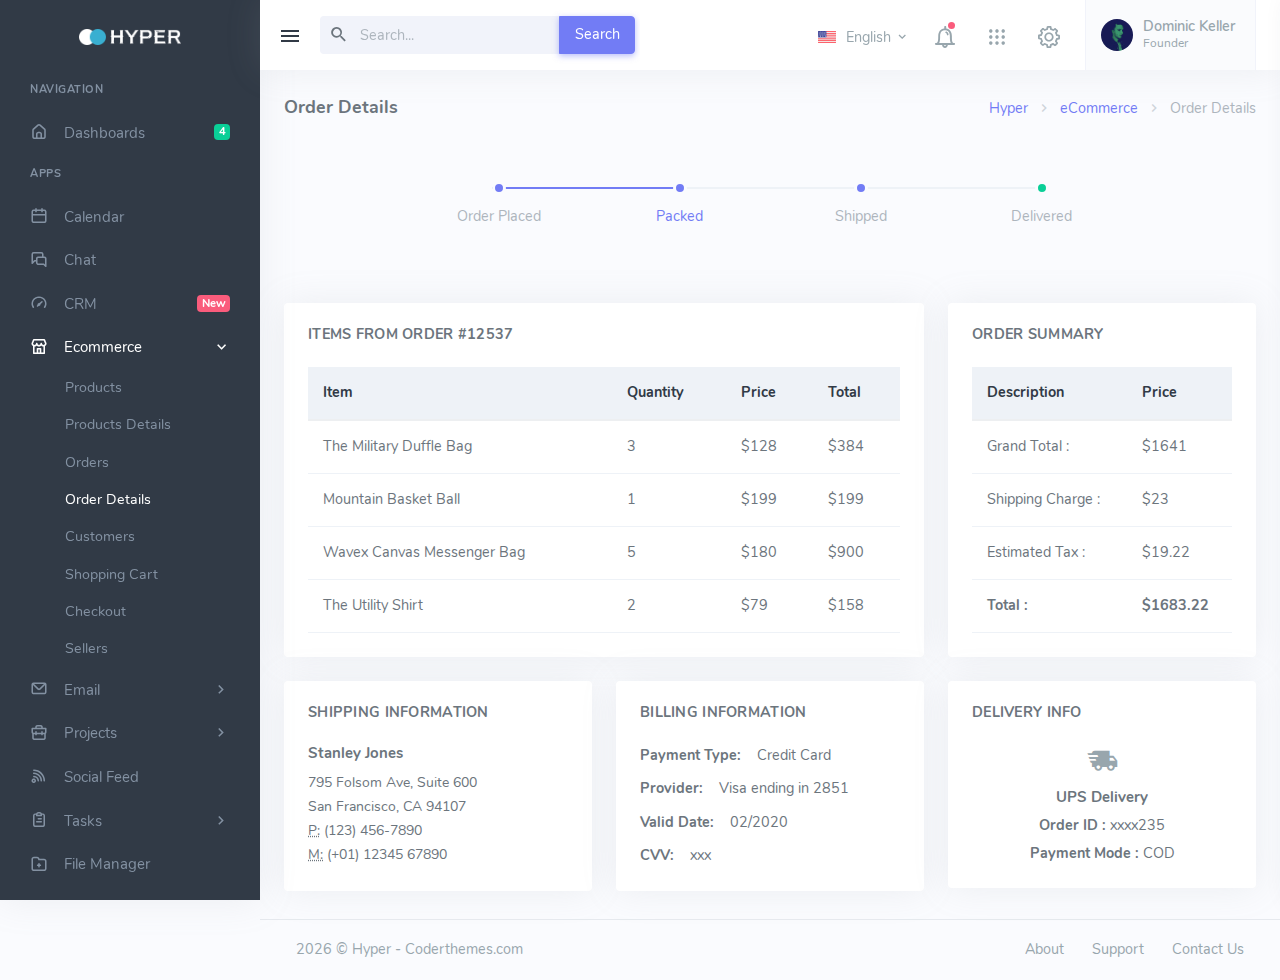
<file: apps-ecommerce-orders-details.html>
<!DOCTYPE html>
<html lang="en">
    
<!-- Mirrored from coderthemes.com/hyper/saas/apps-ecommerce-orders-details.html by HTTrack Website Copier/3.x [XR&CO'2014], Fri, 29 Jul 2022 10:20:59 GMT -->
<head>
        <meta charset="utf-8" />
        <title>Order Details | Hyper - Responsive Bootstrap 5 Admin Dashboard</title>
        <meta name="viewport" content="width=device-width, initial-scale=1.0">
        <meta content="A fully featured admin theme which can be used to build CRM, CMS, etc." name="description" />
        <meta content="Coderthemes" name="author" />
        <!-- App favicon -->
        <link rel="shortcut icon" href="assets/images/favicon.ico">

        <!-- App css -->
        <link href="assets/css/icons.min.css" rel="stylesheet" type="text/css" />
        <link href="assets/css/app.min.css" rel="stylesheet" type="text/css" id="app-style"/>

    </head>

    <body class="loading" data-layout-color="light" data-leftbar-theme="dark" data-layout-mode="fluid" data-rightbar-onstart="true">
        <!-- Begin page -->
        <div class="wrapper">
            <!-- ========== Left Sidebar Start ========== -->
            <div class="leftside-menu">
    
                <!-- LOGO -->
                <a href="index.html" class="logo text-center logo-light">
                    <span class="logo-lg">
                        <img src="assets/images/logo.png" alt="" height="16">
                    </span>
                    <span class="logo-sm">
                        <img src="assets/images/logo_sm.png" alt="" height="16">
                    </span>
                </a>

                <!-- LOGO -->
                <a href="index.html" class="logo text-center logo-dark">
                    <span class="logo-lg">
                        <img src="assets/images/logo-dark.png" alt="" height="16">
                    </span>
                    <span class="logo-sm">
                        <img src="assets/images/logo_sm_dark.png" alt="" height="16">
                    </span>
                </a>
    
                <div class="h-100" id="leftside-menu-container" data-simplebar>

                    <!--- Sidemenu -->
                    <ul class="side-nav">

                        <li class="side-nav-title side-nav-item">Navigation</li>

                        <li class="side-nav-item">
                            <a data-bs-toggle="collapse" href="#sidebarDashboards" aria-expanded="false" aria-controls="sidebarDashboards" class="side-nav-link">
                                <i class="uil-home-alt"></i>
                                <span class="badge bg-success float-end">4</span>
                                <span> Dashboards </span>
                            </a>
                            <div class="collapse" id="sidebarDashboards">
                                <ul class="side-nav-second-level">
                                    <li>
                                        <a href="dashboard-analytics.html">Analytics</a>
                                    </li>
                                    <li>
                                        <a href="index.html">Ecommerce</a>
                                    </li>
                                    <li>
                                        <a href="dashboard-projects.html">Projects</a>
                                    </li>
                                    <li>
                                        <a href="dashboard-wallet.html">E-Wallet <span class="badge rounded bg-danger font-10 float-end">New</span></a>
                                    </li>
                                </ul>
                            </div>
                        </li>

                        <li class="side-nav-title side-nav-item">Apps</li>

                        <li class="side-nav-item">
                            <a href="apps-calendar.html" class="side-nav-link">
                                <i class="uil-calender"></i>
                                <span> Calendar </span>
                            </a>
                        </li>

                        <li class="side-nav-item">
                            <a href="apps-chat.html" class="side-nav-link">
                                <i class="uil-comments-alt"></i>
                                <span> Chat </span>
                            </a>
                        </li>

                        <li class="side-nav-item">
                            <a data-bs-toggle="collapse" href="#sidebarCrm" aria-expanded="false" aria-controls="sidebarCrm" class="side-nav-link">
                                <i class="uil uil-tachometer-fast"></i>
                                <span class="badge bg-danger text-white float-end">New</span>
                                <span> CRM </span>
                            </a>
                            <div class="collapse" id="sidebarCrm">
                                <ul class="side-nav-second-level">
                                    <li>
                                        <a href="crm-dashboard.html">Dashboard</a>
                                    </li>
                                    <li>
                                        <a href="crm-projects.html">Project</a>
                                    </li>
                                    <li>
                                        <a href="crm-orders-list.html">Orders List</a>
                                    </li>
                                    <li>
                                        <a href="crm-clients.html">Clients</a>
                                    </li>
                                    <li>
                                        <a href="crm-management.html">Management</a>
                                    </li>
                                </ul>
                            </div>
                        </li>

                        <li class="side-nav-item">
                            <a data-bs-toggle="collapse" href="#sidebarEcommerce" aria-expanded="false" aria-controls="sidebarEcommerce" class="side-nav-link">
                                <i class="uil-store"></i>
                                <span> Ecommerce </span>
                                <span class="menu-arrow"></span>
                            </a>
                            <div class="collapse" id="sidebarEcommerce">
                                <ul class="side-nav-second-level">
                                    <li>
                                        <a href="apps-ecommerce-products.html">Products</a>
                                    </li>
                                    <li>
                                        <a href="apps-ecommerce-products-details.html">Products Details</a>
                                    </li>
                                    <li>
                                        <a href="apps-ecommerce-orders.html">Orders</a>
                                    </li>
                                    <li>
                                        <a href="apps-ecommerce-orders-details.html">Order Details</a>
                                    </li>
                                    <li>
                                        <a href="apps-ecommerce-customers.html">Customers</a>
                                    </li>
                                    <li>
                                        <a href="apps-ecommerce-shopping-cart.html">Shopping Cart</a>
                                    </li>
                                    <li>
                                        <a href="apps-ecommerce-checkout.html">Checkout</a>
                                    </li>
                                    <li>
                                        <a href="apps-ecommerce-sellers.html">Sellers</a>
                                    </li>
                                </ul>
                            </div>
                        </li>

                        <li class="side-nav-item">
                            <a data-bs-toggle="collapse" href="#sidebarEmail" aria-expanded="false" aria-controls="sidebarEmail" class="side-nav-link">
                                <i class="uil-envelope"></i>
                                <span> Email </span>
                                <span class="menu-arrow"></span>
                            </a>
                            <div class="collapse" id="sidebarEmail">
                                <ul class="side-nav-second-level">
                                    <li>
                                        <a href="apps-email-inbox.html">Inbox</a>
                                    </li>
                                    <li>
                                        <a href="apps-email-read.html">Read Email</a>
                                    </li>
                                </ul>
                            </div>
                        </li>

                        <li class="side-nav-item">
                            <a data-bs-toggle="collapse" href="#sidebarProjects" aria-expanded="false" aria-controls="sidebarProjects" class="side-nav-link">
                                <i class="uil-briefcase"></i>
                                <span> Projects </span>
                                <span class="menu-arrow"></span>
                            </a>
                            <div class="collapse" id="sidebarProjects">
                                <ul class="side-nav-second-level">
                                    <li>
                                        <a href="apps-projects-list.html">List</a>
                                    </li>
                                    <li>
                                        <a href="apps-projects-details.html">Details</a>
                                    </li>
                                    <li>
                                        <a href="apps-projects-gantt.html">Gantt <span class="badge rounded-pill bg-light text-dark font-10 float-end">New</span></a>
                                    </li>
                                    <li>
                                        <a href="apps-projects-add.html">Create Project</a>
                                    </li>
                                </ul>
                            </div>
                        </li>

                        <li class="side-nav-item">
                            <a href="apps-social-feed.html" class="side-nav-link">
                                <i class="uil-rss"></i>
                                <span> Social Feed </span>
                            </a>
                        </li>

                        <li class="side-nav-item">
                            <a data-bs-toggle="collapse" href="#sidebarTasks" aria-expanded="false" aria-controls="sidebarTasks" class="side-nav-link">
                                <i class="uil-clipboard-alt"></i>
                                <span> Tasks </span>
                                <span class="menu-arrow"></span>
                            </a>
                            <div class="collapse" id="sidebarTasks">
                                <ul class="side-nav-second-level">
                                    <li>
                                        <a href="apps-tasks.html">List</a>
                                    </li>
                                    <li>
                                        <a href="apps-tasks-details.html">Details</a>
                                    </li>
                                    <li>
                                        <a href="apps-kanban.html">Kanban Board</a>
                                    </li>
                                </ul>
                            </div>
                        </li>

                        <li class="side-nav-item">
                            <a href="apps-file-manager.html" class="side-nav-link">
                                <i class="uil-folder-plus"></i>
                                <span> File Manager </span>
                            </a>
                        </li>

                        <li class="side-nav-title side-nav-item">Custom</li>

                        <li class="side-nav-item">
                            <a data-bs-toggle="collapse" href="#sidebarPages" aria-expanded="false" aria-controls="sidebarPages" class="side-nav-link">
                                <i class="uil-copy-alt"></i>
                                <span> Pages </span>
                                <span class="menu-arrow"></span>
                            </a>
                            <div class="collapse" id="sidebarPages">
                                <ul class="side-nav-second-level">
                                    <li>
                                        <a href="pages-profile.html">Profile</a>
                                    </li>
                                    <li>
                                        <a href="pages-profile-2.html">Profile 2</a>
                                    </li>
                                    <li>
                                        <a href="pages-invoice.html">Invoice</a>
                                    </li>
                                    <li>
                                        <a href="pages-faq.html">FAQ</a>
                                    </li>
                                    <li>
                                        <a href="pages-pricing.html">Pricing</a>
                                    </li>
                                    <li>
                                        <a href="pages-maintenance.html">Maintenance</a>
                                    </li>
                                    <li class="side-nav-item">
                                        <a data-bs-toggle="collapse" href="#sidebarPagesAuth" aria-expanded="false" aria-controls="sidebarPagesAuth">
                                            <span> Authentication </span>
                                            <span class="menu-arrow"></span>
                                        </a>
                                        <div class="collapse" id="sidebarPagesAuth">
                                            <ul class="side-nav-third-level">
                                                <li>
                                                    <a href="pages-login.html">Login</a>
                                                </li>
                                                <li>
                                                    <a href="pages-login-2.html">Login 2</a>
                                                </li>
                                                <li>
                                                    <a href="pages-register.html">Register</a>
                                                </li>
                                                <li>
                                                    <a href="pages-register-2.html">Register 2</a>
                                                </li>
                                                <li>
                                                    <a href="pages-logout.html">Logout</a>
                                                </li>
                                                <li>
                                                    <a href="pages-logout-2.html">Logout 2</a>
                                                </li>
                                                <li>
                                                    <a href="pages-recoverpw.html">Recover Password</a>
                                                </li>
                                                <li>
                                                    <a href="pages-recoverpw-2.html">Recover Password 2</a>
                                                </li>
                                                <li>
                                                    <a href="pages-lock-screen.html">Lock Screen</a>
                                                </li>
                                                <li>
                                                    <a href="pages-lock-screen-2.html">Lock Screen 2</a>
                                                </li>
                                                <li>
                                                    <a href="pages-confirm-mail.html">Confirm Mail</a>
                                                </li>
                                                <li>
                                                    <a href="pages-confirm-mail-2.html">Confirm Mail 2</a>
                                                </li>
                                            </ul>
                                        </div>
                                    </li>
                                    <li class="side-nav-item">
                                        <a data-bs-toggle="collapse" href="#sidebarPagesError" aria-expanded="false" aria-controls="sidebarPagesError">
                                            <span> Error </span>
                                            <span class="menu-arrow"></span>
                                        </a>
                                        <div class="collapse" id="sidebarPagesError">
                                            <ul class="side-nav-third-level">
                                                <li>
                                                <a href="pages-404.html">Error 404</a>
                                            </li>
                                            <li>
                                                <a href="pages-404-alt.html">Error 404-alt</a>
                                            </li>
                                            <li>
                                                <a href="pages-500.html">Error 500</a>
                                            </li>
                                            </ul>
                                        </div>
                                    </li>
                                    <li>
                                        <a href="pages-starter.html">Starter Page</a>
                                    </li>
                                    <li>
                                        <a href="pages-preloader.html">With Preloader</a>
                                    </li>
                                    <li>
                                        <a href="pages-timeline.html">Timeline</a>
                                    </li>
                                </ul>
                            </div>
                        </li>

                        <li class="side-nav-item">
                            <a href="landing.html" target="_blank" class="side-nav-link">
                                <i class="uil-globe"></i>
                                <span class="badge bg-secondary text-light float-end">New</span>
                                <span> Landing </span>
                            </a>
                        </li>

                        <li class="side-nav-item">
                            <a data-bs-toggle="collapse" href="#sidebarLayouts" aria-expanded="false" aria-controls="sidebarLayouts" class="side-nav-link">
                                <i class="uil-window"></i>
                                <span> Layouts </span>
                                <span class="menu-arrow"></span>
                            </a>
                            <div class="collapse" id="sidebarLayouts">
                                <ul class="side-nav-second-level">
                                    <li>
                                        <a href="layouts-horizontal.html">Horizontal</a>
                                    </li>
                                    <li>
                                        <a href="layouts-detached.html">Detached</a>
                                    </li>
                                    <li>
                                        <a href="layouts-full.html">Full</a>
                                    </li>
                                </ul>
                            </div>
                        </li>
            
                        <li class="side-nav-title side-nav-item mt-1">Components</li>

                        <li class="side-nav-item">
                            <a data-bs-toggle="collapse" href="#sidebarBaseUI" aria-expanded="false" aria-controls="sidebarBaseUI" class="side-nav-link">
                                <i class="uil-box"></i>
                                <span> Base UI </span>
                                <span class="menu-arrow"></span>
                            </a>
                            <div class="collapse" id="sidebarBaseUI">
                                <ul class="side-nav-second-level">
                                    <li>
                                        <a href="ui-accordions.html">Accordions</a>
                                    </li>
                                    <li>
                                        <a href="ui-alerts.html">Alerts</a>
                                    </li>
                                    <li>
                                        <a href="ui-avatars.html">Avatars</a>
                                    </li>
                                    <li>
                                        <a href="ui-badges.html">Badges</a>
                                    </li>
                                    <li>
                                        <a href="ui-breadcrumb.html">Breadcrumb</a>
                                    </li>
                                    <li>
                                        <a href="ui-buttons.html">Buttons</a>
                                    </li>
                                    <li>
                                        <a href="ui-cards.html">Cards</a>
                                    </li>
                                    <li>
                                        <a href="ui-carousel.html">Carousel</a>
                                    </li>
                                    <li>
                                        <a href="ui-dropdowns.html">Dropdowns</a>
                                    </li>
                                    <li>
                                        <a href="ui-embed-video.html">Embed Video</a>
                                    </li>
                                    <li>
                                        <a href="ui-grid.html">Grid</a>
                                    </li>
                                    <li>
                                        <a href="ui-list-group.html">List Group</a>
                                    </li>
                                    <li>
                                        <a href="ui-modals.html">Modals</a>
                                    </li>
                                    <li>
                                        <a href="ui-notifications.html">Notifications</a>
                                    </li>
                                    <li>
                                        <a href="ui-offcanvas.html">Offcanvas</a>
                                    </li>
                                    <li>
                                        <a href="ui-placeholders.html">Placeholders</a>
                                    </li>
                                    <li>
                                        <a href="ui-pagination.html">Pagination</a>
                                    </li>
                                    <li>
                                        <a href="ui-popovers.html">Popovers</a>
                                    </li>
                                    <li>
                                        <a href="ui-progress.html">Progress</a>
                                    </li>
                                    <li>
                                        <a href="ui-ribbons.html">Ribbons</a>
                                    </li>
                                    <li>
                                        <a href="ui-spinners.html">Spinners</a>
                                    </li>
                                    <li>
                                        <a href="ui-tabs.html">Tabs</a>
                                    </li>
                                    <li>
                                        <a href="ui-tooltips.html">Tooltips</a>
                                    </li>
                                    <li>
                                        <a href="ui-typography.html">Typography</a>
                                    </li>
                                </ul>
                            </div>
                        </li>

                        <li class="side-nav-item">
                            <a data-bs-toggle="collapse" href="#sidebarExtendedUI" aria-expanded="false" aria-controls="sidebarExtendedUI" class="side-nav-link">
                                <i class="uil-package"></i>
                                <span> Extended UI </span>
                                <span class="menu-arrow"></span>
                            </a>
                            <div class="collapse" id="sidebarExtendedUI">
                                <ul class="side-nav-second-level">
                                    <li>
                                        <a href="extended-dragula.html">Dragula</a>
                                    </li>
                                    <li>
                                        <a href="extended-range-slider.html">Range Slider</a>
                                    </li>
                                    <li>
                                        <a href="extended-ratings.html">Ratings</a>
                                    </li>
                                    <li>
                                        <a href="extended-scrollbar.html">Scrollbar</a>
                                    </li>
                                    <li>
                                        <a href="extended-scrollspy.html">Scrollspy</a>
                                    </li>
                                    <li>
                                        <a href="extended-treeview.html">Treeview</a>
                                    </li>
                                </ul>
                            </div>
                        </li>

                        <li class="side-nav-item">
                            <a href="widgets.html" class="side-nav-link">
                                <i class="uil-layer-group"></i>
                                <span> Widgets </span>
                            </a>
                        </li>

                        <li class="side-nav-item">
                            <a data-bs-toggle="collapse" href="#sidebarIcons" aria-expanded="false" aria-controls="sidebarIcons" class="side-nav-link">
                                <i class="uil-streering"></i>
                                <span> Icons </span>
                                <span class="menu-arrow"></span>
                            </a>
                            <div class="collapse" id="sidebarIcons">
                                <ul class="side-nav-second-level">
                                    <li>
                                        <a href="icons-dripicons.html">Dripicons</a>
                                    </li>
                                    <li>
                                        <a href="icons-mdi.html">Material Design</a>
                                    </li>
                                    <li>
                                        <a href="icons-unicons.html">Unicons</a>
                                    </li>
                                </ul>
                            </div>
                        </li>

                        <li class="side-nav-item">
                            <a data-bs-toggle="collapse" href="#sidebarForms" aria-expanded="false" aria-controls="sidebarForms" class="side-nav-link">
                                <i class="uil-document-layout-center"></i>
                                <span> Forms </span>
                                <span class="menu-arrow"></span>
                            </a>
                            <div class="collapse" id="sidebarForms">
                                <ul class="side-nav-second-level">
                                    <li>
                                        <a href="form-elements.html">Basic Elements</a>
                                    </li>
                                    <li>
                                        <a href="form-advanced.html">Form Advanced</a>
                                    </li>
                                    <li>
                                        <a href="form-validation.html">Validation</a>
                                    </li>
                                    <li>
                                        <a href="form-wizard.html">Wizard</a>
                                    </li>
                                    <li>
                                        <a href="form-fileuploads.html">File Uploads</a>
                                    </li>
                                    <li>
                                        <a href="form-editors.html">Editors</a>
                                    </li>
                                </ul>
                            </div>
                        </li>

                        <li class="side-nav-item">
                            <a data-bs-toggle="collapse" href="#sidebarCharts" aria-expanded="false" aria-controls="sidebarCharts" class="side-nav-link">
                                <i class="uil-chart"></i>
                                <span> Charts </span>
                                <span class="menu-arrow"></span>
                            </a>
                            <div class="collapse" id="sidebarCharts">
                                <ul class="side-nav-second-level">
                                    <li class="side-nav-item">
                                        <a data-bs-toggle="collapse" href="#sidebarApexCharts" aria-expanded="false" aria-controls="sidebarApexCharts">
                                            <span> Apex Charts </span>
                                            <span class="menu-arrow"></span>
                                        </a>
                                        <div class="collapse" id="sidebarApexCharts">
                                            <ul class="side-nav-third-level">
                                                <li>
                                                    <a href="charts-apex-area.html">Area</a>
                                                </li>
                                                <li>
                                                    <a href="charts-apex-bar.html">Bar</a>
                                                </li>
                                                <li>
                                                    <a href="charts-apex-bubble.html">Bubble</a>
                                                </li>
                                                <li>
                                                    <a href="charts-apex-candlestick.html">Candlestick</a>
                                                </li>
                                                <li>
                                                    <a href="charts-apex-column.html">Column</a>
                                                </li>
                                                <li>
                                                    <a href="charts-apex-heatmap.html">Heatmap</a>
                                                </li>
                                                <li>
                                                    <a href="charts-apex-line.html">Line</a>
                                                </li>
                                                <li>
                                                    <a href="charts-apex-mixed.html">Mixed</a>
                                                </li>
                                                <li>
                                                    <a href="charts-apex-pie.html">Pie</a>
                                                </li>
                                                <li>
                                                    <a href="charts-apex-radar.html">Radar</a>
                                                </li>
                                                <li>
                                                    <a href="charts-apex-radialbar.html">RadialBar</a>
                                                </li>
                                                <li>
                                                    <a href="charts-apex-scatter.html">Scatter</a>
                                                </li>
                                                <li>
                                                    <a href="charts-apex-sparklines.html">Sparklines</a>
                                                </li>
                                            </ul>
                                        </div>
                                    </li>
                                    <li>
                                        <a href="charts-brite.html">Britecharts</a>
                                    </li>
                                    <li>
                                        <a href="charts-chartjs.html">Chartjs</a>
                                    </li>
                                    <li>
                                        <a href="charts-sparkline.html">Sparklines</a>
                                    </li>
                                </ul>
                            </div>
                        </li>

                        <li class="side-nav-item">
                            <a data-bs-toggle="collapse" href="#sidebarTables" aria-expanded="false" aria-controls="sidebarTables" class="side-nav-link">
                                <i class="uil-table"></i>
                                <span> Tables </span>
                                <span class="menu-arrow"></span>
                            </a>
                            <div class="collapse" id="sidebarTables">
                                <ul class="side-nav-second-level">
                                    <li>
                                        <a href="tables-basic.html">Basic Tables</a>
                                    </li>
                                    <li>
                                        <a href="tables-datatable.html">Data Tables</a>
                                    </li>
                                </ul>
                            </div>
                        </li>

                        <li class="side-nav-item">
                            <a data-bs-toggle="collapse" href="#sidebarMaps" aria-expanded="false" aria-controls="sidebarMaps" class="side-nav-link">
                                <i class="uil-location-point"></i>
                                <span> Maps </span>
                                <span class="menu-arrow"></span>
                            </a>
                            <div class="collapse" id="sidebarMaps">
                                <ul class="side-nav-second-level">
                                    <li>
                                        <a href="maps-google.html">Google Maps</a>
                                    </li>
                                    <li>
                                        <a href="maps-vector.html">Vector Maps</a>
                                    </li>
                                </ul>
                            </div>
                        </li>

                        <li class="side-nav-item">
                            <a data-bs-toggle="collapse" href="#sidebarMultiLevel" aria-expanded="false" aria-controls="sidebarMultiLevel" class="side-nav-link">
                                <i class="uil-folder-plus"></i>
                                <span> Multi Level </span>
                                <span class="menu-arrow"></span>
                            </a>
                            <div class="collapse" id="sidebarMultiLevel">
                                <ul class="side-nav-second-level">
                                    <li class="side-nav-item">
                                        <a data-bs-toggle="collapse" href="#sidebarSecondLevel" aria-expanded="false" aria-controls="sidebarSecondLevel">
                                            <span> Second Level </span>
                                            <span class="menu-arrow"></span>
                                        </a>
                                        <div class="collapse" id="sidebarSecondLevel">
                                            <ul class="side-nav-third-level">
                                                <li>
                                                    <a href="javascript: void(0);">Item 1</a>
                                                </li>
                                                <li>
                                                    <a href="javascript: void(0);">Item 2</a>
                                                </li>
                                            </ul>
                                        </div>
                                    </li>
                                    <li class="side-nav-item">
                                        <a data-bs-toggle="collapse" href="#sidebarThirdLevel" aria-expanded="false" aria-controls="sidebarThirdLevel">
                                            <span> Third Level </span>
                                            <span class="menu-arrow"></span>
                                        </a>
                                        <div class="collapse" id="sidebarThirdLevel">
                                            <ul class="side-nav-third-level">
                                                <li>
                                                    <a href="javascript: void(0);">Item 1</a>
                                                </li>
                                                <li class="side-nav-item">
                                                    <a data-bs-toggle="collapse" href="#sidebarFourthLevel" aria-expanded="false" aria-controls="sidebarFourthLevel">
                                                        <span> Item 2 </span>
                                                        <span class="menu-arrow"></span>
                                                    </a>
                                                    <div class="collapse" id="sidebarFourthLevel">
                                                        <ul class="side-nav-forth-level">
                                                            <li>
                                                                <a href="javascript: void(0);">Item 2.1</a>
                                                            </li>
                                                            <li>
                                                                <a href="javascript: void(0);">Item 2.2</a>
                                                            </li>
                                                        </ul>
                                                    </div>
                                                </li>
                                            </ul>
                                        </div>
                                    </li>
                                </ul>
                            </div>
                        </li>
                    </ul>

                    <!-- Help Box -->
                    <div class="help-box text-white text-center">
                        <a href="javascript: void(0);" class="float-end close-btn text-white">
                            <i class="mdi mdi-close"></i>
                        </a>
                        <img src="assets/images/help-icon.svg" height="90" alt="Helper Icon Image" />
                        <h5 class="mt-3">Unlimited Access</h5>
                        <p class="mb-3">Upgrade to plan to get access to unlimited reports</p>
                        <a href="javascript: void(0);" class="btn btn-secondary btn-sm">Upgrade</a>
                    </div>
                    <!-- end Help Box -->
                    <!-- End Sidebar -->

                    <div class="clearfix"></div>

                </div>
                <!-- Sidebar -left -->

            </div>
            <!-- Left Sidebar End -->

            <!-- ============================================================== -->
            <!-- Start Page Content here -->
            <!-- ============================================================== -->

            <div class="content-page">
                <div class="content">
                    <!-- Topbar Start -->
                    <div class="navbar-custom">
                        <ul class="list-unstyled topbar-menu float-end mb-0">
                            <li class="dropdown notification-list d-lg-none">
                                <a class="nav-link dropdown-toggle arrow-none" data-bs-toggle="dropdown" href="#" role="button" aria-haspopup="false" aria-expanded="false">
                                    <i class="dripicons-search noti-icon"></i>
                                </a>
                                <div class="dropdown-menu dropdown-menu-animated dropdown-lg p-0">
                                    <form class="p-3">
                                        <input type="text" class="form-control" placeholder="Search ..." aria-label="Recipient's username">
                                    </form>
                                </div>
                            </li>
                            <li class="dropdown notification-list topbar-dropdown">
                                <a class="nav-link dropdown-toggle arrow-none" data-bs-toggle="dropdown" href="#" role="button" aria-haspopup="false" aria-expanded="false">
                                    <img src="assets/images/flags/us.jpg" alt="user-image" class="me-0 me-sm-1" height="12"> 
                                    <span class="align-middle d-none d-sm-inline-block">English</span> <i class="mdi mdi-chevron-down d-none d-sm-inline-block align-middle"></i>
                                </a>
                                <div class="dropdown-menu dropdown-menu-end dropdown-menu-animated topbar-dropdown-menu">

                                    <!-- item-->
                                    <a href="javascript:void(0);" class="dropdown-item notify-item">
                                        <img src="assets/images/flags/germany.jpg" alt="user-image" class="me-1" height="12"> <span class="align-middle">German</span>
                                    </a>

                                    <!-- item-->
                                    <a href="javascript:void(0);" class="dropdown-item notify-item">
                                        <img src="assets/images/flags/italy.jpg" alt="user-image" class="me-1" height="12"> <span class="align-middle">Italian</span>
                                    </a>
                
                                    <!-- item-->
                                    <a href="javascript:void(0);" class="dropdown-item notify-item">
                                        <img src="assets/images/flags/spain.jpg" alt="user-image" class="me-1" height="12"> <span class="align-middle">Spanish</span>
                                    </a>

                                    <!-- item-->
                                    <a href="javascript:void(0);" class="dropdown-item notify-item">
                                        <img src="assets/images/flags/russia.jpg" alt="user-image" class="me-1" height="12"> <span class="align-middle">Russian</span>
                                    </a>

                                </div>
                            </li>

                            <li class="dropdown notification-list">
                                <a class="nav-link dropdown-toggle arrow-none" data-bs-toggle="dropdown" href="#" role="button" aria-haspopup="false" aria-expanded="false">
                                    <i class="dripicons-bell noti-icon"></i>
                                    <span class="noti-icon-badge"></span>
                                </a>
                                <div class="dropdown-menu dropdown-menu-end dropdown-menu-animated dropdown-lg">

                                    <!-- item-->
                                    <div class="dropdown-item noti-title px-3">
                                        <h5 class="m-0">
                                            <span class="float-end">
                                                <a href="javascript: void(0);" class="text-dark">
                                                    <small>Clear All</small>
                                                </a>
                                            </span>Notification
                                        </h5>
                                    </div>

                                    <div class="px-3" style="max-height: 300px;" data-simplebar>

                                        <h5 class="text-muted font-13 fw-normal mt-0">Today</h5>
                                        <!-- item-->
                                        <a href="javascript:void(0);" class="dropdown-item p-0 notify-item card unread-noti shadow-none mb-2">
                                            <div class="card-body">
                                                <span class="float-end noti-close-btn text-muted"><i class="mdi mdi-close"></i></span>   
                                                <div class="d-flex align-items-center">
                                                    <div class="flex-shrink-0">
                                                        <div class="notify-icon bg-primary">
                                                            <i class="mdi mdi-comment-account-outline"></i>
                                                        </div>
                                                    </div>
                                                    <div class="flex-grow-1 text-truncate ms-2">
                                                        <h5 class="noti-item-title fw-semibold font-14">Datacorp <small class="fw-normal text-muted ms-1">1 min ago</small></h5>
                                                        <small class="noti-item-subtitle text-muted">Caleb Flakelar commented on Admin</small>
                                                    </div>
                                                  </div>
                                            </div>
                                        </a>

                                        <!-- item-->
                                        <a href="javascript:void(0);" class="dropdown-item p-0 notify-item card read-noti shadow-none mb-2">
                                            <div class="card-body">
                                                <span class="float-end noti-close-btn text-muted"><i class="mdi mdi-close"></i></span>   
                                                <div class="d-flex align-items-center">
                                                    <div class="flex-shrink-0">
                                                        <div class="notify-icon bg-info">
                                                            <i class="mdi mdi-account-plus"></i>
                                                        </div>
                                                    </div>
                                                    <div class="flex-grow-1 text-truncate ms-2">
                                                        <h5 class="noti-item-title fw-semibold font-14">Admin <small class="fw-normal text-muted ms-1">1 hours ago</small></h5>
                                                        <small class="noti-item-subtitle text-muted">New user registered</small>
                                                    </div>
                                                  </div>
                                            </div>
                                        </a>

                                        <h5 class="text-muted font-13 fw-normal mt-0">Yesterday</h5>

                                        <!-- item-->
                                        <a href="javascript:void(0);" class="dropdown-item p-0 notify-item card read-noti shadow-none mb-2">
                                            <div class="card-body">
                                                <span class="float-end noti-close-btn text-muted"><i class="mdi mdi-close"></i></span>   
                                                <div class="d-flex align-items-center">
                                                    <div class="flex-shrink-0">
                                                        <div class="notify-icon">
                                                            <img src="assets/images/users/avatar-2.jpg" class="img-fluid rounded-circle" alt="" />
                                                        </div>
                                                    </div>
                                                    <div class="flex-grow-1 text-truncate ms-2">
                                                        <h5 class="noti-item-title fw-semibold font-14">Cristina Pride <small class="fw-normal text-muted ms-1">1 day ago</small></h5>
                                                        <small class="noti-item-subtitle text-muted">Hi, How are you? What about our next meeting</small>
                                                    </div>
                                                  </div>
                                            </div>
                                        </a>

                                        <h5 class="text-muted font-13 fw-normal mt-0">30 Dec 2021</h5>

                                        <!-- item-->
                                        <a href="javascript:void(0);" class="dropdown-item p-0 notify-item card read-noti shadow-none mb-2">
                                            <div class="card-body">
                                                <span class="float-end noti-close-btn text-muted"><i class="mdi mdi-close"></i></span>   
                                                <div class="d-flex align-items-center">
                                                    <div class="flex-shrink-0">
                                                        <div class="notify-icon bg-primary">
                                                            <i class="mdi mdi-comment-account-outline"></i>
                                                        </div>
                                                    </div>
                                                    <div class="flex-grow-1 text-truncate ms-2">
                                                        <h5 class="noti-item-title fw-semibold font-14">Datacorp</h5>
                                                        <small class="noti-item-subtitle text-muted">Caleb Flakelar commented on Admin</small>
                                                    </div>
                                                  </div>
                                            </div>
                                        </a>

                                         <!-- item-->
                                         <a href="javascript:void(0);" class="dropdown-item p-0 notify-item card read-noti shadow-none mb-2">
                                            <div class="card-body">
                                                <span class="float-end noti-close-btn text-muted"><i class="mdi mdi-close"></i></span>   
                                                <div class="d-flex align-items-center">
                                                    <div class="flex-shrink-0">
                                                        <div class="notify-icon">
                                                            <img src="assets/images/users/avatar-4.jpg" class="img-fluid rounded-circle" alt="" />
                                                        </div>
                                                    </div>
                                                    <div class="flex-grow-1 text-truncate ms-2">
                                                        <h5 class="noti-item-title fw-semibold font-14">Karen Robinson</h5>
                                                        <small class="noti-item-subtitle text-muted">Wow ! this admin looks good and awesome design</small>
                                                    </div>
                                                  </div>
                                            </div>
                                        </a>

                                        <div class="text-center">
                                            <i class="mdi mdi-dots-circle mdi-spin text-muted h3 mt-0"></i>
                                        </div>
                                    </div>

                                    <!-- All-->
                                    <a href="javascript:void(0);" class="dropdown-item text-center text-primary notify-item border-top border-light py-2">
                                        View All
                                    </a>

                                </div>
                            </li>

                            <li class="dropdown notification-list d-none d-sm-inline-block">
                                <a class="nav-link dropdown-toggle arrow-none" data-bs-toggle="dropdown" href="#" role="button" aria-haspopup="false" aria-expanded="false">
                                    <i class="dripicons-view-apps noti-icon"></i>
                                </a>
                                <div class="dropdown-menu dropdown-menu-end dropdown-menu-animated dropdown-lg p-0">

                                    <div class="p-2">
                                        <div class="row g-0">
                                            <div class="col">
                                                <a class="dropdown-icon-item" href="#">
                                                    <img src="assets/images/brands/slack.png" alt="slack">
                                                    <span>Slack</span>
                                                </a>
                                            </div>
                                            <div class="col">
                                                <a class="dropdown-icon-item" href="#">
                                                    <img src="assets/images/brands/github.png" alt="Github">
                                                    <span>GitHub</span>
                                                </a>
                                            </div>
                                            <div class="col">
                                                <a class="dropdown-icon-item" href="#">
                                                    <img src="assets/images/brands/dribbble.png" alt="dribbble">
                                                    <span>Dribbble</span>
                                                </a>
                                            </div>
                                        </div>

                                        <div class="row g-0">
                                            <div class="col">
                                                <a class="dropdown-icon-item" href="#">
                                                    <img src="assets/images/brands/bitbucket.png" alt="bitbucket">
                                                    <span>Bitbucket</span>
                                                </a>
                                            </div>
                                            <div class="col">
                                                <a class="dropdown-icon-item" href="#">
                                                    <img src="assets/images/brands/dropbox.png" alt="dropbox">
                                                    <span>Dropbox</span>
                                                </a>
                                            </div>
                                            <div class="col">
                                                <a class="dropdown-icon-item" href="#">
                                                    <img src="assets/images/brands/g-suite.png" alt="G Suite">
                                                    <span>G Suite</span>
                                                </a>
                                            </div>
                                        </div> <!-- end row-->
                                    </div>

                                </div>
                            </li>

                            <li class="notification-list">
                                <a class="nav-link end-bar-toggle" href="javascript: void(0);">
                                    <i class="dripicons-gear noti-icon"></i>
                                </a>
                            </li>

                            <li class="dropdown notification-list">
                                <a class="nav-link dropdown-toggle nav-user arrow-none me-0" data-bs-toggle="dropdown" href="#" role="button" aria-haspopup="false"
                                    aria-expanded="false">
                                    <span class="account-user-avatar"> 
                                        <img src="assets/images/users/avatar-1.jpg" alt="user-image" class="rounded-circle">
                                    </span>
                                    <span>
                                        <span class="account-user-name">Dominic Keller</span>
                                        <span class="account-position">Founder</span>
                                    </span>
                                </a>
                                <div class="dropdown-menu dropdown-menu-end dropdown-menu-animated topbar-dropdown-menu profile-dropdown">
                                    <!-- item-->
                                    <div class=" dropdown-header noti-title">
                                        <h6 class="text-overflow m-0">Welcome !</h6>
                                    </div>

                                    <!-- item-->
                                    <a href="javascript:void(0);" class="dropdown-item notify-item">
                                        <i class="mdi mdi-account-circle me-1"></i>
                                        <span>My Account</span>
                                    </a>

                                    <!-- item-->
                                    <a href="javascript:void(0);" class="dropdown-item notify-item">
                                        <i class="mdi mdi-account-edit me-1"></i>
                                        <span>Settings</span>
                                    </a>

                                    <!-- item-->
                                    <a href="javascript:void(0);" class="dropdown-item notify-item">
                                        <i class="mdi mdi-lifebuoy me-1"></i>
                                        <span>Support</span>
                                    </a>

                                    <!-- item-->
                                    <a href="javascript:void(0);" class="dropdown-item notify-item">
                                        <i class="mdi mdi-lock-outline me-1"></i>
                                        <span>Lock Screen</span>
                                    </a>

                                    <!-- item-->
                                    <a href="javascript:void(0);" class="dropdown-item notify-item">
                                        <i class="mdi mdi-logout me-1"></i>
                                        <span>Logout</span>
                                    </a>
                                </div>
                            </li>

                        </ul>
                        <button class="button-menu-mobile open-left">
                            <i class="mdi mdi-menu"></i>
                        </button>
                        <div class="app-search dropdown d-none d-lg-block">
                            <form>
                                <div class="input-group">
                                    <input type="text" class="form-control dropdown-toggle"  placeholder="Search..." id="top-search">
                                    <span class="mdi mdi-magnify search-icon"></span>
                                    <button class="input-group-text btn-primary" type="submit">Search</button>
                                </div>
                            </form>

                            <div class="dropdown-menu dropdown-menu-animated dropdown-lg" id="search-dropdown">
                                <!-- item-->
                                <div class="dropdown-header noti-title">
                                    <h5 class="text-overflow mb-2">Found <span class="text-danger">17</span> results</h5>
                                </div>

                                <!-- item-->
                                <a href="javascript:void(0);" class="dropdown-item notify-item">
                                    <i class="uil-notes font-16 me-1"></i>
                                    <span>Analytics Report</span>
                                </a>

                                <!-- item-->
                                <a href="javascript:void(0);" class="dropdown-item notify-item">
                                    <i class="uil-life-ring font-16 me-1"></i>
                                    <span>How can I help you?</span>
                                </a>

                                <!-- item-->
                                <a href="javascript:void(0);" class="dropdown-item notify-item">
                                    <i class="uil-cog font-16 me-1"></i>
                                    <span>User profile settings</span>
                                </a>

                                <!-- item-->
                                <div class="dropdown-header noti-title">
                                    <h6 class="text-overflow mb-2 text-uppercase">Users</h6>
                                </div>

                                <div class="notification-list">
                                    <!-- item-->
                                    <a href="javascript:void(0);" class="dropdown-item notify-item">
                                        <div class="d-flex">
                                            <img class="d-flex me-2 rounded-circle" src="assets/images/users/avatar-2.jpg" alt="Generic placeholder image" height="32">
                                            <div class="w-100">
                                                <h5 class="m-0 font-14">Erwin Brown</h5>
                                                <span class="font-12 mb-0">UI Designer</span>
                                            </div>
                                        </div>
                                    </a>

                                    <!-- item-->
                                    <a href="javascript:void(0);" class="dropdown-item notify-item">
                                        <div class="d-flex">
                                            <img class="d-flex me-2 rounded-circle" src="assets/images/users/avatar-5.jpg" alt="Generic placeholder image" height="32">
                                            <div class="w-100">
                                                <h5 class="m-0 font-14">Jacob Deo</h5>
                                                <span class="font-12 mb-0">Developer</span>
                                            </div>
                                        </div>
                                    </a>
                                </div>
                            </div>
                        </div>
                    </div>
                    <!-- end Topbar -->

                    <!-- Start Content-->
                    <div class="container-fluid">
                        
                        <!-- start page title -->
                        <div class="row">
                            <div class="col-12">
                                <div class="page-title-box">
                                    <div class="page-title-right">
                                        <ol class="breadcrumb m-0">
                                            <li class="breadcrumb-item"><a href="javascript: void(0);">Hyper</a></li>
                                            <li class="breadcrumb-item"><a href="javascript: void(0);">eCommerce</a></li>
                                            <li class="breadcrumb-item active">Order Details</li>
                                        </ol>
                                    </div>
                                    <h4 class="page-title">Order Details</h4>
                                </div>
                            </div>
                        </div>
                        <!-- end page title --> 

                        <div class="row justify-content-center">
                            <div class="col-lg-7 col-md-10 col-sm-11">
        
                                <div class="horizontal-steps mt-4 mb-4 pb-5" id="tooltip-container">
                                    <div class="horizontal-steps-content">
                                        <div class="step-item">
                                            <span data-bs-container="#tooltip-container" data-bs-toggle="tooltip" data-bs-placement="bottom" title="20/08/2018 07:24 PM">Order Placed</span>
                                        </div>
                                        <div class="step-item current">
                                            <span data-bs-container="#tooltip-container" data-bs-toggle="tooltip" data-bs-placement="bottom" title="21/08/2018 11:32 AM">Packed</span>
                                        </div>
                                        <div class="step-item">
                                            <span>Shipped</span>
                                        </div>
                                        <div class="step-item">
                                            <span>Delivered</span>
                                        </div>
                                    </div>
        
                                    <div class="process-line" style="width: 33%;"></div>
                                </div>
                            </div>
                        </div>
                        <!-- end row -->    
                        
                        
                        <div class="row">
                            <div class="col-lg-8">
                                <div class="card">
                                    <div class="card-body">
                                        <h4 class="header-title mb-3">Items from Order #12537</h4>
            
                                        <div class="table-responsive">
                                            <table class="table mb-0">
                                                <thead class="table-light">
                                                <tr>
                                                    <th>Item</th>
                                                    <th>Quantity</th>
                                                    <th>Price</th>
                                                    <th>Total</th>
                                                </tr>
                                                </thead>
                                                <tbody>
                                                <tr>
                                                    <td>The Military Duffle Bag</td>
                                                    <td>3</td>
                                                    <td>$128</td>
                                                    <td>$384</td>
                                                </tr>
                                                <tr>
                                                    <td>Mountain Basket Ball</td>
                                                    <td>1</td>
                                                    <td>$199</td>
                                                    <td>$199</td>
                                                </tr>
                                                <tr>
                                                    <td>Wavex Canvas Messenger Bag</td>
                                                    <td>5</td>
                                                    <td>$180</td>
                                                    <td>$900</td>
                                                </tr>
                                                <tr>
                                                    <td>The Utility Shirt</td>
                                                    <td>2</td>
                                                    <td>$79</td>
                                                    <td>$158</td>
                                                </tr>
                                                </tbody>
                                            </table>
                                        </div>
                                        <!-- end table-responsive -->
            
                                    </div>
                                </div>
                            </div> <!-- end col -->
        
                            <div class="col-lg-4">
                                <div class="card">
                                    <div class="card-body">
                                        <h4 class="header-title mb-3">Order Summary</h4>
            
                                        <div class="table-responsive">
                                            <table class="table mb-0">
                                                <thead class="table-light">
                                                <tr>
                                                    <th>Description</th>
                                                    <th>Price</th>
                                                </tr>
                                                </thead>
                                                <tbody>
                                                <tr>
                                                    <td>Grand Total :</td>
                                                    <td>$1641</td>
                                                </tr>
                                                <tr>
                                                    <td>Shipping Charge :</td>
                                                    <td>$23</td>
                                                </tr>
                                                <tr>
                                                    <td>Estimated Tax : </td>
                                                    <td>$19.22</td>
                                                </tr>
                                                <tr>
                                                    <th>Total :</th>
                                                    <th>$1683.22</th>
                                                </tr>
                                                </tbody>
                                            </table>
                                        </div>
                                        <!-- end table-responsive -->
            
                                    </div>
                                </div>
                            </div> <!-- end col -->
                        </div>
                        <!-- end row -->
        
        
                        <div class="row">
                            <div class="col-lg-4">
                                <div class="card">
                                    <div class="card-body">
                                        <h4 class="header-title mb-3">Shipping Information</h4>

                                        <h5>Stanley Jones</h5>
                                        
                                        <address class="mb-0 font-14 address-lg">
                                            795 Folsom Ave, Suite 600<br>
                                            San Francisco, CA 94107<br>
                                            <abbr title="Phone">P:</abbr> (123) 456-7890 <br/>
                                            <abbr title="Mobile">M:</abbr> (+01) 12345 67890
                                        </address>
            
                                    </div>
                                </div>
                            </div> <!-- end col -->
        
                            <div class="col-lg-4">
                                <div class="card">
                                    <div class="card-body">
                                        <h4 class="header-title mb-3">Billing Information</h4>

                                        <ul class="list-unstyled mb-0">
                                            <li>
                                                <p class="mb-2"><span class="fw-bold me-2">Payment Type:</span> Credit Card</p>
                                                <p class="mb-2"><span class="fw-bold me-2">Provider:</span> Visa ending in 2851</p>
                                                <p class="mb-2"><span class="fw-bold me-2">Valid Date:</span> 02/2020</p>
                                                <p class="mb-0"><span class="fw-bold me-2">CVV:</span> xxx</p>
                                            </li>
                                        </ul>
            
                                    </div>
                                </div>
                            </div> <!-- end col -->
        
                            <div class="col-lg-4">
                                <div class="card">
                                    <div class="card-body">
                                        <h4 class="header-title mb-3">Delivery Info</h4>
            
                                        <div class="text-center">
                                            <i class="mdi mdi-truck-fast h2 text-muted"></i>
                                            <h5><b>UPS Delivery</b></h5>
                                            <p class="mb-1"><b>Order ID :</b> xxxx235</p>
                                            <p class="mb-0"><b>Payment Mode :</b> COD</p>
                                        </div>
                                    </div>
                                </div>
                            </div> <!-- end col -->
                        </div>
                        <!-- end row -->
        
                        
                    </div> <!-- container -->

                </div> <!-- content -->

                <!-- Footer Start -->
                <footer class="footer">
                    <div class="container-fluid">
                        <div class="row">
                            <div class="col-md-6">
                                <script>document.write(new Date().getFullYear())</script> © Hyper - Coderthemes.com
                            </div>
                            <div class="col-md-6">
                                <div class="text-md-end footer-links d-none d-md-block">
                                    <a href="javascript: void(0);">About</a>
                                    <a href="javascript: void(0);">Support</a>
                                    <a href="javascript: void(0);">Contact Us</a>
                                </div>
                            </div>
                        </div>
                    </div>
                </footer>
                <!-- end Footer -->

            </div>

            <!-- ============================================================== -->
            <!-- End Page content -->
            <!-- ============================================================== -->


        </div>
        <!-- END wrapper -->


        <!-- Right Sidebar -->
        <div class="end-bar">

            <div class="rightbar-title">
                <a href="javascript:void(0);" class="end-bar-toggle float-end">
                    <i class="dripicons-cross noti-icon"></i>
                </a>
                <h5 class="m-0">Settings</h5>
            </div>

            <div class="rightbar-content h-100" data-simplebar>

                <div class="p-3">
                    <div class="alert alert-warning" role="alert">
                        <strong>Customize </strong> the overall color scheme, sidebar menu, etc.
                    </div>

                    <!-- Settings -->
                    <h5 class="mt-3">Color Scheme</h5>
                    <hr class="mt-1" />

                    <div class="form-check form-switch mb-1">
                        <input class="form-check-input" type="checkbox" name="color-scheme-mode" value="light" id="light-mode-check" checked>
                        <label class="form-check-label" for="light-mode-check">Light Mode</label>
                    </div>

                    <div class="form-check form-switch mb-1">
                        <input class="form-check-input" type="checkbox" name="color-scheme-mode" value="dark" id="dark-mode-check">
                        <label class="form-check-label" for="dark-mode-check">Dark Mode</label>
                    </div>
       

                    <!-- Width -->
                    <h5 class="mt-4">Width</h5>
                    <hr class="mt-1" />
                    <div class="form-check form-switch mb-1">
                        <input class="form-check-input" type="checkbox" name="width" value="fluid" id="fluid-check" checked>
                        <label class="form-check-label" for="fluid-check">Fluid</label>
                    </div>

                    <div class="form-check form-switch mb-1">
                        <input class="form-check-input" type="checkbox" name="width" value="boxed" id="boxed-check">
                        <label class="form-check-label" for="boxed-check">Boxed</label>
                    </div>
        

                    <!-- Left Sidebar-->
                    <h5 class="mt-4">Left Sidebar</h5>
                    <hr class="mt-1" />
                    <div class="form-check form-switch mb-1">
                        <input class="form-check-input" type="checkbox" name="theme" value="default" id="default-check">
                        <label class="form-check-label" for="default-check">Default</label>
                    </div>

                    <div class="form-check form-switch mb-1">
                        <input class="form-check-input" type="checkbox" name="theme" value="light" id="light-check" checked>
                        <label class="form-check-label" for="light-check">Light</label>
                    </div>

                    <div class="form-check form-switch mb-3">
                        <input class="form-check-input" type="checkbox" name="theme" value="dark" id="dark-check">
                        <label class="form-check-label" for="dark-check">Dark</label>
                    </div>

                    <div class="form-check form-switch mb-1">
                        <input class="form-check-input" type="checkbox" name="compact" value="fixed" id="fixed-check" checked>
                        <label class="form-check-label" for="fixed-check">Fixed</label>
                    </div>

                    <div class="form-check form-switch mb-1">
                        <input class="form-check-input" type="checkbox" name="compact" value="condensed" id="condensed-check">
                        <label class="form-check-label" for="condensed-check">Condensed</label>
                    </div>

                    <div class="form-check form-switch mb-1">
                        <input class="form-check-input" type="checkbox" name="compact" value="scrollable" id="scrollable-check">
                        <label class="form-check-label" for="scrollable-check">Scrollable</label>
                    </div>

                    <div class="d-grid mt-4">
                        <button class="btn btn-primary" id="resetBtn">Reset to Default</button>
            
                        <a href="https://themes.getbootstrap.com/product/hyper-responsive-admin-dashboard-template/"
                            class="btn btn-danger mt-3" target="_blank"><i class="mdi mdi-basket me-1"></i> Purchase Now</a>
                    </div>
                </div> <!-- end padding-->

            </div>
        </div>

        <div class="rightbar-overlay"></div>
        <!-- /End-bar -->


        <!-- bundle -->
        <script src="assets/js/vendor.min.js"></script>
        <script src="assets/js/app.min.js"></script>
    </body>

<!-- Mirrored from coderthemes.com/hyper/saas/apps-ecommerce-orders-details.html by HTTrack Website Copier/3.x [XR&CO'2014], Fri, 29 Jul 2022 10:20:59 GMT -->
</html>
</file>
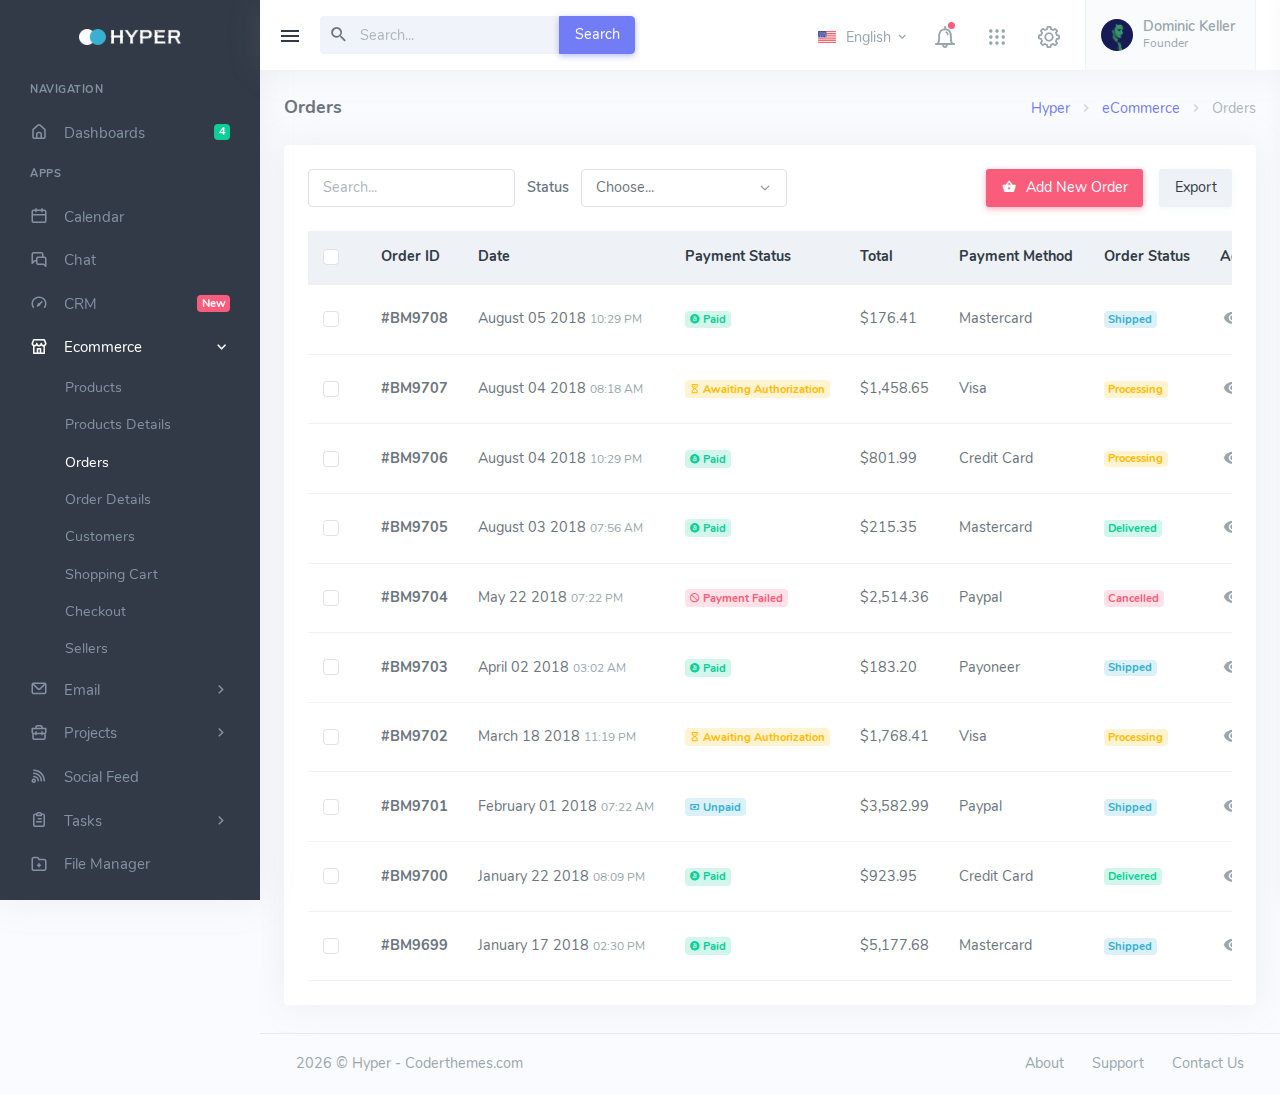
<file: apps-ecommerce-orders.html>
<!DOCTYPE html>
<html lang="en">
    
<!-- Mirrored from coderthemes.com/hyper/saas/apps-ecommerce-orders.html by HTTrack Website Copier/3.x [XR&CO'2014], Fri, 29 Jul 2022 10:20:59 GMT -->
<head>
        <meta charset="utf-8" />
        <title>Orders | Hyper - Responsive Bootstrap 5 Admin Dashboard</title>
        <meta name="viewport" content="width=device-width, initial-scale=1.0">
        <meta content="A fully featured admin theme which can be used to build CRM, CMS, etc." name="description" />
        <meta content="Coderthemes" name="author" />
        <!-- App favicon -->
        <link rel="shortcut icon" href="assets/images/favicon.ico">

        <!-- App css -->
        <link href="assets/css/icons.min.css" rel="stylesheet" type="text/css" />
        <link href="assets/css/app.min.css" rel="stylesheet" type="text/css" id="app-style"/>

    </head>

    <body class="loading" data-layout-color="light" data-leftbar-theme="dark" data-layout-mode="fluid" data-rightbar-onstart="true">
        <!-- Begin page -->
        <div class="wrapper">
            <!-- ========== Left Sidebar Start ========== -->
            <div class="leftside-menu">
    
                <!-- LOGO -->
                <a href="index.html" class="logo text-center logo-light">
                    <span class="logo-lg">
                        <img src="assets/images/logo.png" alt="" height="16">
                    </span>
                    <span class="logo-sm">
                        <img src="assets/images/logo_sm.png" alt="" height="16">
                    </span>
                </a>

                <!-- LOGO -->
                <a href="index.html" class="logo text-center logo-dark">
                    <span class="logo-lg">
                        <img src="assets/images/logo-dark.png" alt="" height="16">
                    </span>
                    <span class="logo-sm">
                        <img src="assets/images/logo_sm_dark.png" alt="" height="16">
                    </span>
                </a>
    
                <div class="h-100" id="leftside-menu-container" data-simplebar>

                    <!--- Sidemenu -->
                    <ul class="side-nav">

                        <li class="side-nav-title side-nav-item">Navigation</li>

                        <li class="side-nav-item">
                            <a data-bs-toggle="collapse" href="#sidebarDashboards" aria-expanded="false" aria-controls="sidebarDashboards" class="side-nav-link">
                                <i class="uil-home-alt"></i>
                                <span class="badge bg-success float-end">4</span>
                                <span> Dashboards </span>
                            </a>
                            <div class="collapse" id="sidebarDashboards">
                                <ul class="side-nav-second-level">
                                    <li>
                                        <a href="dashboard-analytics.html">Analytics</a>
                                    </li>
                                    <li>
                                        <a href="index.html">Ecommerce</a>
                                    </li>
                                    <li>
                                        <a href="dashboard-projects.html">Projects</a>
                                    </li>
                                    <li>
                                        <a href="dashboard-wallet.html">E-Wallet <span class="badge rounded bg-danger font-10 float-end">New</span></a>
                                    </li>
                                </ul>
                            </div>
                        </li>

                        <li class="side-nav-title side-nav-item">Apps</li>

                        <li class="side-nav-item">
                            <a href="apps-calendar.html" class="side-nav-link">
                                <i class="uil-calender"></i>
                                <span> Calendar </span>
                            </a>
                        </li>

                        <li class="side-nav-item">
                            <a href="apps-chat.html" class="side-nav-link">
                                <i class="uil-comments-alt"></i>
                                <span> Chat </span>
                            </a>
                        </li>

                        <li class="side-nav-item">
                            <a data-bs-toggle="collapse" href="#sidebarCrm" aria-expanded="false" aria-controls="sidebarCrm" class="side-nav-link">
                                <i class="uil uil-tachometer-fast"></i>
                                <span class="badge bg-danger text-white float-end">New</span>
                                <span> CRM </span>
                            </a>
                            <div class="collapse" id="sidebarCrm">
                                <ul class="side-nav-second-level">
                                    <li>
                                        <a href="crm-dashboard.html">Dashboard</a>
                                    </li>
                                    <li>
                                        <a href="crm-projects.html">Project</a>
                                    </li>
                                    <li>
                                        <a href="crm-orders-list.html">Orders List</a>
                                    </li>
                                    <li>
                                        <a href="crm-clients.html">Clients</a>
                                    </li>
                                    <li>
                                        <a href="crm-management.html">Management</a>
                                    </li>
                                </ul>
                            </div>
                        </li>

                        <li class="side-nav-item">
                            <a data-bs-toggle="collapse" href="#sidebarEcommerce" aria-expanded="false" aria-controls="sidebarEcommerce" class="side-nav-link">
                                <i class="uil-store"></i>
                                <span> Ecommerce </span>
                                <span class="menu-arrow"></span>
                            </a>
                            <div class="collapse" id="sidebarEcommerce">
                                <ul class="side-nav-second-level">
                                    <li>
                                        <a href="apps-ecommerce-products.html">Products</a>
                                    </li>
                                    <li>
                                        <a href="apps-ecommerce-products-details.html">Products Details</a>
                                    </li>
                                    <li>
                                        <a href="apps-ecommerce-orders.html">Orders</a>
                                    </li>
                                    <li>
                                        <a href="apps-ecommerce-orders-details.html">Order Details</a>
                                    </li>
                                    <li>
                                        <a href="apps-ecommerce-customers.html">Customers</a>
                                    </li>
                                    <li>
                                        <a href="apps-ecommerce-shopping-cart.html">Shopping Cart</a>
                                    </li>
                                    <li>
                                        <a href="apps-ecommerce-checkout.html">Checkout</a>
                                    </li>
                                    <li>
                                        <a href="apps-ecommerce-sellers.html">Sellers</a>
                                    </li>
                                </ul>
                            </div>
                        </li>

                        <li class="side-nav-item">
                            <a data-bs-toggle="collapse" href="#sidebarEmail" aria-expanded="false" aria-controls="sidebarEmail" class="side-nav-link">
                                <i class="uil-envelope"></i>
                                <span> Email </span>
                                <span class="menu-arrow"></span>
                            </a>
                            <div class="collapse" id="sidebarEmail">
                                <ul class="side-nav-second-level">
                                    <li>
                                        <a href="apps-email-inbox.html">Inbox</a>
                                    </li>
                                    <li>
                                        <a href="apps-email-read.html">Read Email</a>
                                    </li>
                                </ul>
                            </div>
                        </li>

                        <li class="side-nav-item">
                            <a data-bs-toggle="collapse" href="#sidebarProjects" aria-expanded="false" aria-controls="sidebarProjects" class="side-nav-link">
                                <i class="uil-briefcase"></i>
                                <span> Projects </span>
                                <span class="menu-arrow"></span>
                            </a>
                            <div class="collapse" id="sidebarProjects">
                                <ul class="side-nav-second-level">
                                    <li>
                                        <a href="apps-projects-list.html">List</a>
                                    </li>
                                    <li>
                                        <a href="apps-projects-details.html">Details</a>
                                    </li>
                                    <li>
                                        <a href="apps-projects-gantt.html">Gantt <span class="badge rounded-pill bg-light text-dark font-10 float-end">New</span></a>
                                    </li>
                                    <li>
                                        <a href="apps-projects-add.html">Create Project</a>
                                    </li>
                                </ul>
                            </div>
                        </li>

                        <li class="side-nav-item">
                            <a href="apps-social-feed.html" class="side-nav-link">
                                <i class="uil-rss"></i>
                                <span> Social Feed </span>
                            </a>
                        </li>

                        <li class="side-nav-item">
                            <a data-bs-toggle="collapse" href="#sidebarTasks" aria-expanded="false" aria-controls="sidebarTasks" class="side-nav-link">
                                <i class="uil-clipboard-alt"></i>
                                <span> Tasks </span>
                                <span class="menu-arrow"></span>
                            </a>
                            <div class="collapse" id="sidebarTasks">
                                <ul class="side-nav-second-level">
                                    <li>
                                        <a href="apps-tasks.html">List</a>
                                    </li>
                                    <li>
                                        <a href="apps-tasks-details.html">Details</a>
                                    </li>
                                    <li>
                                        <a href="apps-kanban.html">Kanban Board</a>
                                    </li>
                                </ul>
                            </div>
                        </li>

                        <li class="side-nav-item">
                            <a href="apps-file-manager.html" class="side-nav-link">
                                <i class="uil-folder-plus"></i>
                                <span> File Manager </span>
                            </a>
                        </li>

                        <li class="side-nav-title side-nav-item">Custom</li>

                        <li class="side-nav-item">
                            <a data-bs-toggle="collapse" href="#sidebarPages" aria-expanded="false" aria-controls="sidebarPages" class="side-nav-link">
                                <i class="uil-copy-alt"></i>
                                <span> Pages </span>
                                <span class="menu-arrow"></span>
                            </a>
                            <div class="collapse" id="sidebarPages">
                                <ul class="side-nav-second-level">
                                    <li>
                                        <a href="pages-profile.html">Profile</a>
                                    </li>
                                    <li>
                                        <a href="pages-profile-2.html">Profile 2</a>
                                    </li>
                                    <li>
                                        <a href="pages-invoice.html">Invoice</a>
                                    </li>
                                    <li>
                                        <a href="pages-faq.html">FAQ</a>
                                    </li>
                                    <li>
                                        <a href="pages-pricing.html">Pricing</a>
                                    </li>
                                    <li>
                                        <a href="pages-maintenance.html">Maintenance</a>
                                    </li>
                                    <li class="side-nav-item">
                                        <a data-bs-toggle="collapse" href="#sidebarPagesAuth" aria-expanded="false" aria-controls="sidebarPagesAuth">
                                            <span> Authentication </span>
                                            <span class="menu-arrow"></span>
                                        </a>
                                        <div class="collapse" id="sidebarPagesAuth">
                                            <ul class="side-nav-third-level">
                                                <li>
                                                    <a href="pages-login.html">Login</a>
                                                </li>
                                                <li>
                                                    <a href="pages-login-2.html">Login 2</a>
                                                </li>
                                                <li>
                                                    <a href="pages-register.html">Register</a>
                                                </li>
                                                <li>
                                                    <a href="pages-register-2.html">Register 2</a>
                                                </li>
                                                <li>
                                                    <a href="pages-logout.html">Logout</a>
                                                </li>
                                                <li>
                                                    <a href="pages-logout-2.html">Logout 2</a>
                                                </li>
                                                <li>
                                                    <a href="pages-recoverpw.html">Recover Password</a>
                                                </li>
                                                <li>
                                                    <a href="pages-recoverpw-2.html">Recover Password 2</a>
                                                </li>
                                                <li>
                                                    <a href="pages-lock-screen.html">Lock Screen</a>
                                                </li>
                                                <li>
                                                    <a href="pages-lock-screen-2.html">Lock Screen 2</a>
                                                </li>
                                                <li>
                                                    <a href="pages-confirm-mail.html">Confirm Mail</a>
                                                </li>
                                                <li>
                                                    <a href="pages-confirm-mail-2.html">Confirm Mail 2</a>
                                                </li>
                                            </ul>
                                        </div>
                                    </li>
                                    <li class="side-nav-item">
                                        <a data-bs-toggle="collapse" href="#sidebarPagesError" aria-expanded="false" aria-controls="sidebarPagesError">
                                            <span> Error </span>
                                            <span class="menu-arrow"></span>
                                        </a>
                                        <div class="collapse" id="sidebarPagesError">
                                            <ul class="side-nav-third-level">
                                                <li>
                                                <a href="pages-404.html">Error 404</a>
                                            </li>
                                            <li>
                                                <a href="pages-404-alt.html">Error 404-alt</a>
                                            </li>
                                            <li>
                                                <a href="pages-500.html">Error 500</a>
                                            </li>
                                            </ul>
                                        </div>
                                    </li>
                                    <li>
                                        <a href="pages-starter.html">Starter Page</a>
                                    </li>
                                    <li>
                                        <a href="pages-preloader.html">With Preloader</a>
                                    </li>
                                    <li>
                                        <a href="pages-timeline.html">Timeline</a>
                                    </li>
                                </ul>
                            </div>
                        </li>

                        <li class="side-nav-item">
                            <a href="landing.html" target="_blank" class="side-nav-link">
                                <i class="uil-globe"></i>
                                <span class="badge bg-secondary text-light float-end">New</span>
                                <span> Landing </span>
                            </a>
                        </li>

                        <li class="side-nav-item">
                            <a data-bs-toggle="collapse" href="#sidebarLayouts" aria-expanded="false" aria-controls="sidebarLayouts" class="side-nav-link">
                                <i class="uil-window"></i>
                                <span> Layouts </span>
                                <span class="menu-arrow"></span>
                            </a>
                            <div class="collapse" id="sidebarLayouts">
                                <ul class="side-nav-second-level">
                                    <li>
                                        <a href="layouts-horizontal.html">Horizontal</a>
                                    </li>
                                    <li>
                                        <a href="layouts-detached.html">Detached</a>
                                    </li>
                                    <li>
                                        <a href="layouts-full.html">Full</a>
                                    </li>
                                </ul>
                            </div>
                        </li>
            
                        <li class="side-nav-title side-nav-item mt-1">Components</li>

                        <li class="side-nav-item">
                            <a data-bs-toggle="collapse" href="#sidebarBaseUI" aria-expanded="false" aria-controls="sidebarBaseUI" class="side-nav-link">
                                <i class="uil-box"></i>
                                <span> Base UI </span>
                                <span class="menu-arrow"></span>
                            </a>
                            <div class="collapse" id="sidebarBaseUI">
                                <ul class="side-nav-second-level">
                                    <li>
                                        <a href="ui-accordions.html">Accordions</a>
                                    </li>
                                    <li>
                                        <a href="ui-alerts.html">Alerts</a>
                                    </li>
                                    <li>
                                        <a href="ui-avatars.html">Avatars</a>
                                    </li>
                                    <li>
                                        <a href="ui-badges.html">Badges</a>
                                    </li>
                                    <li>
                                        <a href="ui-breadcrumb.html">Breadcrumb</a>
                                    </li>
                                    <li>
                                        <a href="ui-buttons.html">Buttons</a>
                                    </li>
                                    <li>
                                        <a href="ui-cards.html">Cards</a>
                                    </li>
                                    <li>
                                        <a href="ui-carousel.html">Carousel</a>
                                    </li>
                                    <li>
                                        <a href="ui-dropdowns.html">Dropdowns</a>
                                    </li>
                                    <li>
                                        <a href="ui-embed-video.html">Embed Video</a>
                                    </li>
                                    <li>
                                        <a href="ui-grid.html">Grid</a>
                                    </li>
                                    <li>
                                        <a href="ui-list-group.html">List Group</a>
                                    </li>
                                    <li>
                                        <a href="ui-modals.html">Modals</a>
                                    </li>
                                    <li>
                                        <a href="ui-notifications.html">Notifications</a>
                                    </li>
                                    <li>
                                        <a href="ui-offcanvas.html">Offcanvas</a>
                                    </li>
                                    <li>
                                        <a href="ui-placeholders.html">Placeholders</a>
                                    </li>
                                    <li>
                                        <a href="ui-pagination.html">Pagination</a>
                                    </li>
                                    <li>
                                        <a href="ui-popovers.html">Popovers</a>
                                    </li>
                                    <li>
                                        <a href="ui-progress.html">Progress</a>
                                    </li>
                                    <li>
                                        <a href="ui-ribbons.html">Ribbons</a>
                                    </li>
                                    <li>
                                        <a href="ui-spinners.html">Spinners</a>
                                    </li>
                                    <li>
                                        <a href="ui-tabs.html">Tabs</a>
                                    </li>
                                    <li>
                                        <a href="ui-tooltips.html">Tooltips</a>
                                    </li>
                                    <li>
                                        <a href="ui-typography.html">Typography</a>
                                    </li>
                                </ul>
                            </div>
                        </li>

                        <li class="side-nav-item">
                            <a data-bs-toggle="collapse" href="#sidebarExtendedUI" aria-expanded="false" aria-controls="sidebarExtendedUI" class="side-nav-link">
                                <i class="uil-package"></i>
                                <span> Extended UI </span>
                                <span class="menu-arrow"></span>
                            </a>
                            <div class="collapse" id="sidebarExtendedUI">
                                <ul class="side-nav-second-level">
                                    <li>
                                        <a href="extended-dragula.html">Dragula</a>
                                    </li>
                                    <li>
                                        <a href="extended-range-slider.html">Range Slider</a>
                                    </li>
                                    <li>
                                        <a href="extended-ratings.html">Ratings</a>
                                    </li>
                                    <li>
                                        <a href="extended-scrollbar.html">Scrollbar</a>
                                    </li>
                                    <li>
                                        <a href="extended-scrollspy.html">Scrollspy</a>
                                    </li>
                                    <li>
                                        <a href="extended-treeview.html">Treeview</a>
                                    </li>
                                </ul>
                            </div>
                        </li>

                        <li class="side-nav-item">
                            <a href="widgets.html" class="side-nav-link">
                                <i class="uil-layer-group"></i>
                                <span> Widgets </span>
                            </a>
                        </li>

                        <li class="side-nav-item">
                            <a data-bs-toggle="collapse" href="#sidebarIcons" aria-expanded="false" aria-controls="sidebarIcons" class="side-nav-link">
                                <i class="uil-streering"></i>
                                <span> Icons </span>
                                <span class="menu-arrow"></span>
                            </a>
                            <div class="collapse" id="sidebarIcons">
                                <ul class="side-nav-second-level">
                                    <li>
                                        <a href="icons-dripicons.html">Dripicons</a>
                                    </li>
                                    <li>
                                        <a href="icons-mdi.html">Material Design</a>
                                    </li>
                                    <li>
                                        <a href="icons-unicons.html">Unicons</a>
                                    </li>
                                </ul>
                            </div>
                        </li>

                        <li class="side-nav-item">
                            <a data-bs-toggle="collapse" href="#sidebarForms" aria-expanded="false" aria-controls="sidebarForms" class="side-nav-link">
                                <i class="uil-document-layout-center"></i>
                                <span> Forms </span>
                                <span class="menu-arrow"></span>
                            </a>
                            <div class="collapse" id="sidebarForms">
                                <ul class="side-nav-second-level">
                                    <li>
                                        <a href="form-elements.html">Basic Elements</a>
                                    </li>
                                    <li>
                                        <a href="form-advanced.html">Form Advanced</a>
                                    </li>
                                    <li>
                                        <a href="form-validation.html">Validation</a>
                                    </li>
                                    <li>
                                        <a href="form-wizard.html">Wizard</a>
                                    </li>
                                    <li>
                                        <a href="form-fileuploads.html">File Uploads</a>
                                    </li>
                                    <li>
                                        <a href="form-editors.html">Editors</a>
                                    </li>
                                </ul>
                            </div>
                        </li>

                        <li class="side-nav-item">
                            <a data-bs-toggle="collapse" href="#sidebarCharts" aria-expanded="false" aria-controls="sidebarCharts" class="side-nav-link">
                                <i class="uil-chart"></i>
                                <span> Charts </span>
                                <span class="menu-arrow"></span>
                            </a>
                            <div class="collapse" id="sidebarCharts">
                                <ul class="side-nav-second-level">
                                    <li class="side-nav-item">
                                        <a data-bs-toggle="collapse" href="#sidebarApexCharts" aria-expanded="false" aria-controls="sidebarApexCharts">
                                            <span> Apex Charts </span>
                                            <span class="menu-arrow"></span>
                                        </a>
                                        <div class="collapse" id="sidebarApexCharts">
                                            <ul class="side-nav-third-level">
                                                <li>
                                                    <a href="charts-apex-area.html">Area</a>
                                                </li>
                                                <li>
                                                    <a href="charts-apex-bar.html">Bar</a>
                                                </li>
                                                <li>
                                                    <a href="charts-apex-bubble.html">Bubble</a>
                                                </li>
                                                <li>
                                                    <a href="charts-apex-candlestick.html">Candlestick</a>
                                                </li>
                                                <li>
                                                    <a href="charts-apex-column.html">Column</a>
                                                </li>
                                                <li>
                                                    <a href="charts-apex-heatmap.html">Heatmap</a>
                                                </li>
                                                <li>
                                                    <a href="charts-apex-line.html">Line</a>
                                                </li>
                                                <li>
                                                    <a href="charts-apex-mixed.html">Mixed</a>
                                                </li>
                                                <li>
                                                    <a href="charts-apex-pie.html">Pie</a>
                                                </li>
                                                <li>
                                                    <a href="charts-apex-radar.html">Radar</a>
                                                </li>
                                                <li>
                                                    <a href="charts-apex-radialbar.html">RadialBar</a>
                                                </li>
                                                <li>
                                                    <a href="charts-apex-scatter.html">Scatter</a>
                                                </li>
                                                <li>
                                                    <a href="charts-apex-sparklines.html">Sparklines</a>
                                                </li>
                                            </ul>
                                        </div>
                                    </li>
                                    <li>
                                        <a href="charts-brite.html">Britecharts</a>
                                    </li>
                                    <li>
                                        <a href="charts-chartjs.html">Chartjs</a>
                                    </li>
                                    <li>
                                        <a href="charts-sparkline.html">Sparklines</a>
                                    </li>
                                </ul>
                            </div>
                        </li>

                        <li class="side-nav-item">
                            <a data-bs-toggle="collapse" href="#sidebarTables" aria-expanded="false" aria-controls="sidebarTables" class="side-nav-link">
                                <i class="uil-table"></i>
                                <span> Tables </span>
                                <span class="menu-arrow"></span>
                            </a>
                            <div class="collapse" id="sidebarTables">
                                <ul class="side-nav-second-level">
                                    <li>
                                        <a href="tables-basic.html">Basic Tables</a>
                                    </li>
                                    <li>
                                        <a href="tables-datatable.html">Data Tables</a>
                                    </li>
                                </ul>
                            </div>
                        </li>

                        <li class="side-nav-item">
                            <a data-bs-toggle="collapse" href="#sidebarMaps" aria-expanded="false" aria-controls="sidebarMaps" class="side-nav-link">
                                <i class="uil-location-point"></i>
                                <span> Maps </span>
                                <span class="menu-arrow"></span>
                            </a>
                            <div class="collapse" id="sidebarMaps">
                                <ul class="side-nav-second-level">
                                    <li>
                                        <a href="maps-google.html">Google Maps</a>
                                    </li>
                                    <li>
                                        <a href="maps-vector.html">Vector Maps</a>
                                    </li>
                                </ul>
                            </div>
                        </li>

                        <li class="side-nav-item">
                            <a data-bs-toggle="collapse" href="#sidebarMultiLevel" aria-expanded="false" aria-controls="sidebarMultiLevel" class="side-nav-link">
                                <i class="uil-folder-plus"></i>
                                <span> Multi Level </span>
                                <span class="menu-arrow"></span>
                            </a>
                            <div class="collapse" id="sidebarMultiLevel">
                                <ul class="side-nav-second-level">
                                    <li class="side-nav-item">
                                        <a data-bs-toggle="collapse" href="#sidebarSecondLevel" aria-expanded="false" aria-controls="sidebarSecondLevel">
                                            <span> Second Level </span>
                                            <span class="menu-arrow"></span>
                                        </a>
                                        <div class="collapse" id="sidebarSecondLevel">
                                            <ul class="side-nav-third-level">
                                                <li>
                                                    <a href="javascript: void(0);">Item 1</a>
                                                </li>
                                                <li>
                                                    <a href="javascript: void(0);">Item 2</a>
                                                </li>
                                            </ul>
                                        </div>
                                    </li>
                                    <li class="side-nav-item">
                                        <a data-bs-toggle="collapse" href="#sidebarThirdLevel" aria-expanded="false" aria-controls="sidebarThirdLevel">
                                            <span> Third Level </span>
                                            <span class="menu-arrow"></span>
                                        </a>
                                        <div class="collapse" id="sidebarThirdLevel">
                                            <ul class="side-nav-third-level">
                                                <li>
                                                    <a href="javascript: void(0);">Item 1</a>
                                                </li>
                                                <li class="side-nav-item">
                                                    <a data-bs-toggle="collapse" href="#sidebarFourthLevel" aria-expanded="false" aria-controls="sidebarFourthLevel">
                                                        <span> Item 2 </span>
                                                        <span class="menu-arrow"></span>
                                                    </a>
                                                    <div class="collapse" id="sidebarFourthLevel">
                                                        <ul class="side-nav-forth-level">
                                                            <li>
                                                                <a href="javascript: void(0);">Item 2.1</a>
                                                            </li>
                                                            <li>
                                                                <a href="javascript: void(0);">Item 2.2</a>
                                                            </li>
                                                        </ul>
                                                    </div>
                                                </li>
                                            </ul>
                                        </div>
                                    </li>
                                </ul>
                            </div>
                        </li>
                    </ul>

                    <!-- Help Box -->
                    <div class="help-box text-white text-center">
                        <a href="javascript: void(0);" class="float-end close-btn text-white">
                            <i class="mdi mdi-close"></i>
                        </a>
                        <img src="assets/images/help-icon.svg" height="90" alt="Helper Icon Image" />
                        <h5 class="mt-3">Unlimited Access</h5>
                        <p class="mb-3">Upgrade to plan to get access to unlimited reports</p>
                        <a href="javascript: void(0);" class="btn btn-secondary btn-sm">Upgrade</a>
                    </div>
                    <!-- end Help Box -->
                    <!-- End Sidebar -->

                    <div class="clearfix"></div>

                </div>
                <!-- Sidebar -left -->

            </div>
            <!-- Left Sidebar End -->

            <!-- ============================================================== -->
            <!-- Start Page Content here -->
            <!-- ============================================================== -->

            <div class="content-page">
                <div class="content">
                    <!-- Topbar Start -->
                    <div class="navbar-custom">
                        <ul class="list-unstyled topbar-menu float-end mb-0">
                            <li class="dropdown notification-list d-lg-none">
                                <a class="nav-link dropdown-toggle arrow-none" data-bs-toggle="dropdown" href="#" role="button" aria-haspopup="false" aria-expanded="false">
                                    <i class="dripicons-search noti-icon"></i>
                                </a>
                                <div class="dropdown-menu dropdown-menu-animated dropdown-lg p-0">
                                    <form class="p-3">
                                        <input type="text" class="form-control" placeholder="Search ..." aria-label="Recipient's username">
                                    </form>
                                </div>
                            </li>
                            <li class="dropdown notification-list topbar-dropdown">
                                <a class="nav-link dropdown-toggle arrow-none" data-bs-toggle="dropdown" href="#" role="button" aria-haspopup="false" aria-expanded="false">
                                    <img src="assets/images/flags/us.jpg" alt="user-image" class="me-0 me-sm-1" height="12"> 
                                    <span class="align-middle d-none d-sm-inline-block">English</span> <i class="mdi mdi-chevron-down d-none d-sm-inline-block align-middle"></i>
                                </a>
                                <div class="dropdown-menu dropdown-menu-end dropdown-menu-animated topbar-dropdown-menu">

                                    <!-- item-->
                                    <a href="javascript:void(0);" class="dropdown-item notify-item">
                                        <img src="assets/images/flags/germany.jpg" alt="user-image" class="me-1" height="12"> <span class="align-middle">German</span>
                                    </a>

                                    <!-- item-->
                                    <a href="javascript:void(0);" class="dropdown-item notify-item">
                                        <img src="assets/images/flags/italy.jpg" alt="user-image" class="me-1" height="12"> <span class="align-middle">Italian</span>
                                    </a>
                
                                    <!-- item-->
                                    <a href="javascript:void(0);" class="dropdown-item notify-item">
                                        <img src="assets/images/flags/spain.jpg" alt="user-image" class="me-1" height="12"> <span class="align-middle">Spanish</span>
                                    </a>

                                    <!-- item-->
                                    <a href="javascript:void(0);" class="dropdown-item notify-item">
                                        <img src="assets/images/flags/russia.jpg" alt="user-image" class="me-1" height="12"> <span class="align-middle">Russian</span>
                                    </a>

                                </div>
                            </li>

                            <li class="dropdown notification-list">
                                <a class="nav-link dropdown-toggle arrow-none" data-bs-toggle="dropdown" href="#" role="button" aria-haspopup="false" aria-expanded="false">
                                    <i class="dripicons-bell noti-icon"></i>
                                    <span class="noti-icon-badge"></span>
                                </a>
                                <div class="dropdown-menu dropdown-menu-end dropdown-menu-animated dropdown-lg">

                                    <!-- item-->
                                    <div class="dropdown-item noti-title px-3">
                                        <h5 class="m-0">
                                            <span class="float-end">
                                                <a href="javascript: void(0);" class="text-dark">
                                                    <small>Clear All</small>
                                                </a>
                                            </span>Notification
                                        </h5>
                                    </div>

                                    <div class="px-3" style="max-height: 300px;" data-simplebar>

                                        <h5 class="text-muted font-13 fw-normal mt-0">Today</h5>
                                        <!-- item-->
                                        <a href="javascript:void(0);" class="dropdown-item p-0 notify-item card unread-noti shadow-none mb-2">
                                            <div class="card-body">
                                                <span class="float-end noti-close-btn text-muted"><i class="mdi mdi-close"></i></span>   
                                                <div class="d-flex align-items-center">
                                                    <div class="flex-shrink-0">
                                                        <div class="notify-icon bg-primary">
                                                            <i class="mdi mdi-comment-account-outline"></i>
                                                        </div>
                                                    </div>
                                                    <div class="flex-grow-1 text-truncate ms-2">
                                                        <h5 class="noti-item-title fw-semibold font-14">Datacorp <small class="fw-normal text-muted ms-1">1 min ago</small></h5>
                                                        <small class="noti-item-subtitle text-muted">Caleb Flakelar commented on Admin</small>
                                                    </div>
                                                  </div>
                                            </div>
                                        </a>

                                        <!-- item-->
                                        <a href="javascript:void(0);" class="dropdown-item p-0 notify-item card read-noti shadow-none mb-2">
                                            <div class="card-body">
                                                <span class="float-end noti-close-btn text-muted"><i class="mdi mdi-close"></i></span>   
                                                <div class="d-flex align-items-center">
                                                    <div class="flex-shrink-0">
                                                        <div class="notify-icon bg-info">
                                                            <i class="mdi mdi-account-plus"></i>
                                                        </div>
                                                    </div>
                                                    <div class="flex-grow-1 text-truncate ms-2">
                                                        <h5 class="noti-item-title fw-semibold font-14">Admin <small class="fw-normal text-muted ms-1">1 hours ago</small></h5>
                                                        <small class="noti-item-subtitle text-muted">New user registered</small>
                                                    </div>
                                                  </div>
                                            </div>
                                        </a>

                                        <h5 class="text-muted font-13 fw-normal mt-0">Yesterday</h5>

                                        <!-- item-->
                                        <a href="javascript:void(0);" class="dropdown-item p-0 notify-item card read-noti shadow-none mb-2">
                                            <div class="card-body">
                                                <span class="float-end noti-close-btn text-muted"><i class="mdi mdi-close"></i></span>   
                                                <div class="d-flex align-items-center">
                                                    <div class="flex-shrink-0">
                                                        <div class="notify-icon">
                                                            <img src="assets/images/users/avatar-2.jpg" class="img-fluid rounded-circle" alt="" />
                                                        </div>
                                                    </div>
                                                    <div class="flex-grow-1 text-truncate ms-2">
                                                        <h5 class="noti-item-title fw-semibold font-14">Cristina Pride <small class="fw-normal text-muted ms-1">1 day ago</small></h5>
                                                        <small class="noti-item-subtitle text-muted">Hi, How are you? What about our next meeting</small>
                                                    </div>
                                                  </div>
                                            </div>
                                        </a>

                                        <h5 class="text-muted font-13 fw-normal mt-0">30 Dec 2021</h5>

                                        <!-- item-->
                                        <a href="javascript:void(0);" class="dropdown-item p-0 notify-item card read-noti shadow-none mb-2">
                                            <div class="card-body">
                                                <span class="float-end noti-close-btn text-muted"><i class="mdi mdi-close"></i></span>   
                                                <div class="d-flex align-items-center">
                                                    <div class="flex-shrink-0">
                                                        <div class="notify-icon bg-primary">
                                                            <i class="mdi mdi-comment-account-outline"></i>
                                                        </div>
                                                    </div>
                                                    <div class="flex-grow-1 text-truncate ms-2">
                                                        <h5 class="noti-item-title fw-semibold font-14">Datacorp</h5>
                                                        <small class="noti-item-subtitle text-muted">Caleb Flakelar commented on Admin</small>
                                                    </div>
                                                  </div>
                                            </div>
                                        </a>

                                         <!-- item-->
                                         <a href="javascript:void(0);" class="dropdown-item p-0 notify-item card read-noti shadow-none mb-2">
                                            <div class="card-body">
                                                <span class="float-end noti-close-btn text-muted"><i class="mdi mdi-close"></i></span>   
                                                <div class="d-flex align-items-center">
                                                    <div class="flex-shrink-0">
                                                        <div class="notify-icon">
                                                            <img src="assets/images/users/avatar-4.jpg" class="img-fluid rounded-circle" alt="" />
                                                        </div>
                                                    </div>
                                                    <div class="flex-grow-1 text-truncate ms-2">
                                                        <h5 class="noti-item-title fw-semibold font-14">Karen Robinson</h5>
                                                        <small class="noti-item-subtitle text-muted">Wow ! this admin looks good and awesome design</small>
                                                    </div>
                                                  </div>
                                            </div>
                                        </a>

                                        <div class="text-center">
                                            <i class="mdi mdi-dots-circle mdi-spin text-muted h3 mt-0"></i>
                                        </div>
                                    </div>

                                    <!-- All-->
                                    <a href="javascript:void(0);" class="dropdown-item text-center text-primary notify-item border-top border-light py-2">
                                        View All
                                    </a>

                                </div>
                            </li>

                            <li class="dropdown notification-list d-none d-sm-inline-block">
                                <a class="nav-link dropdown-toggle arrow-none" data-bs-toggle="dropdown" href="#" role="button" aria-haspopup="false" aria-expanded="false">
                                    <i class="dripicons-view-apps noti-icon"></i>
                                </a>
                                <div class="dropdown-menu dropdown-menu-end dropdown-menu-animated dropdown-lg p-0">

                                    <div class="p-2">
                                        <div class="row g-0">
                                            <div class="col">
                                                <a class="dropdown-icon-item" href="#">
                                                    <img src="assets/images/brands/slack.png" alt="slack">
                                                    <span>Slack</span>
                                                </a>
                                            </div>
                                            <div class="col">
                                                <a class="dropdown-icon-item" href="#">
                                                    <img src="assets/images/brands/github.png" alt="Github">
                                                    <span>GitHub</span>
                                                </a>
                                            </div>
                                            <div class="col">
                                                <a class="dropdown-icon-item" href="#">
                                                    <img src="assets/images/brands/dribbble.png" alt="dribbble">
                                                    <span>Dribbble</span>
                                                </a>
                                            </div>
                                        </div>

                                        <div class="row g-0">
                                            <div class="col">
                                                <a class="dropdown-icon-item" href="#">
                                                    <img src="assets/images/brands/bitbucket.png" alt="bitbucket">
                                                    <span>Bitbucket</span>
                                                </a>
                                            </div>
                                            <div class="col">
                                                <a class="dropdown-icon-item" href="#">
                                                    <img src="assets/images/brands/dropbox.png" alt="dropbox">
                                                    <span>Dropbox</span>
                                                </a>
                                            </div>
                                            <div class="col">
                                                <a class="dropdown-icon-item" href="#">
                                                    <img src="assets/images/brands/g-suite.png" alt="G Suite">
                                                    <span>G Suite</span>
                                                </a>
                                            </div>
                                        </div> <!-- end row-->
                                    </div>

                                </div>
                            </li>

                            <li class="notification-list">
                                <a class="nav-link end-bar-toggle" href="javascript: void(0);">
                                    <i class="dripicons-gear noti-icon"></i>
                                </a>
                            </li>

                            <li class="dropdown notification-list">
                                <a class="nav-link dropdown-toggle nav-user arrow-none me-0" data-bs-toggle="dropdown" href="#" role="button" aria-haspopup="false"
                                    aria-expanded="false">
                                    <span class="account-user-avatar"> 
                                        <img src="assets/images/users/avatar-1.jpg" alt="user-image" class="rounded-circle">
                                    </span>
                                    <span>
                                        <span class="account-user-name">Dominic Keller</span>
                                        <span class="account-position">Founder</span>
                                    </span>
                                </a>
                                <div class="dropdown-menu dropdown-menu-end dropdown-menu-animated topbar-dropdown-menu profile-dropdown">
                                    <!-- item-->
                                    <div class=" dropdown-header noti-title">
                                        <h6 class="text-overflow m-0">Welcome !</h6>
                                    </div>

                                    <!-- item-->
                                    <a href="javascript:void(0);" class="dropdown-item notify-item">
                                        <i class="mdi mdi-account-circle me-1"></i>
                                        <span>My Account</span>
                                    </a>

                                    <!-- item-->
                                    <a href="javascript:void(0);" class="dropdown-item notify-item">
                                        <i class="mdi mdi-account-edit me-1"></i>
                                        <span>Settings</span>
                                    </a>

                                    <!-- item-->
                                    <a href="javascript:void(0);" class="dropdown-item notify-item">
                                        <i class="mdi mdi-lifebuoy me-1"></i>
                                        <span>Support</span>
                                    </a>

                                    <!-- item-->
                                    <a href="javascript:void(0);" class="dropdown-item notify-item">
                                        <i class="mdi mdi-lock-outline me-1"></i>
                                        <span>Lock Screen</span>
                                    </a>

                                    <!-- item-->
                                    <a href="javascript:void(0);" class="dropdown-item notify-item">
                                        <i class="mdi mdi-logout me-1"></i>
                                        <span>Logout</span>
                                    </a>
                                </div>
                            </li>

                        </ul>
                        <button class="button-menu-mobile open-left">
                            <i class="mdi mdi-menu"></i>
                        </button>
                        <div class="app-search dropdown d-none d-lg-block">
                            <form>
                                <div class="input-group">
                                    <input type="text" class="form-control dropdown-toggle"  placeholder="Search..." id="top-search">
                                    <span class="mdi mdi-magnify search-icon"></span>
                                    <button class="input-group-text btn-primary" type="submit">Search</button>
                                </div>
                            </form>

                            <div class="dropdown-menu dropdown-menu-animated dropdown-lg" id="search-dropdown">
                                <!-- item-->
                                <div class="dropdown-header noti-title">
                                    <h5 class="text-overflow mb-2">Found <span class="text-danger">17</span> results</h5>
                                </div>

                                <!-- item-->
                                <a href="javascript:void(0);" class="dropdown-item notify-item">
                                    <i class="uil-notes font-16 me-1"></i>
                                    <span>Analytics Report</span>
                                </a>

                                <!-- item-->
                                <a href="javascript:void(0);" class="dropdown-item notify-item">
                                    <i class="uil-life-ring font-16 me-1"></i>
                                    <span>How can I help you?</span>
                                </a>

                                <!-- item-->
                                <a href="javascript:void(0);" class="dropdown-item notify-item">
                                    <i class="uil-cog font-16 me-1"></i>
                                    <span>User profile settings</span>
                                </a>

                                <!-- item-->
                                <div class="dropdown-header noti-title">
                                    <h6 class="text-overflow mb-2 text-uppercase">Users</h6>
                                </div>

                                <div class="notification-list">
                                    <!-- item-->
                                    <a href="javascript:void(0);" class="dropdown-item notify-item">
                                        <div class="d-flex">
                                            <img class="d-flex me-2 rounded-circle" src="assets/images/users/avatar-2.jpg" alt="Generic placeholder image" height="32">
                                            <div class="w-100">
                                                <h5 class="m-0 font-14">Erwin Brown</h5>
                                                <span class="font-12 mb-0">UI Designer</span>
                                            </div>
                                        </div>
                                    </a>

                                    <!-- item-->
                                    <a href="javascript:void(0);" class="dropdown-item notify-item">
                                        <div class="d-flex">
                                            <img class="d-flex me-2 rounded-circle" src="assets/images/users/avatar-5.jpg" alt="Generic placeholder image" height="32">
                                            <div class="w-100">
                                                <h5 class="m-0 font-14">Jacob Deo</h5>
                                                <span class="font-12 mb-0">Developer</span>
                                            </div>
                                        </div>
                                    </a>
                                </div>
                            </div>
                        </div>
                    </div>
                    <!-- end Topbar -->

                    <!-- Start Content-->
                    <div class="container-fluid">
                        
                        <!-- start page title -->
                        <div class="row">
                            <div class="col-12">
                                <div class="page-title-box">
                                    <div class="page-title-right">
                                        <ol class="breadcrumb m-0">
                                            <li class="breadcrumb-item"><a href="javascript: void(0);">Hyper</a></li>
                                            <li class="breadcrumb-item"><a href="javascript: void(0);">eCommerce</a></li>
                                            <li class="breadcrumb-item active">Orders</li>
                                        </ol>
                                    </div>
                                    <h4 class="page-title">Orders</h4>
                                </div>
                            </div>
                        </div>
                        <!-- end page title --> 

                        <div class="row">
                            <div class="col-12">
                                <div class="card">
                                    <div class="card-body">
                                        <div class="row mb-2">
                                            <div class="col-xl-8">
                                                <form class="row gy-2 gx-2 align-items-center justify-content-xl-start justify-content-between">
                                                    <div class="col-auto">
                                                        <label for="inputPassword2" class="visually-hidden">Search</label>
                                                        <input type="search" class="form-control" id="inputPassword2" placeholder="Search...">
                                                    </div>
                                                    <div class="col-auto">
                                                        <div class="d-flex align-items-center">
                                                            <label for="status-select" class="me-2">Status</label>
                                                            <select class="form-select" id="status-select">
                                                                <option selected>Choose...</option>
                                                                <option value="1">Paid</option>
                                                                <option value="2">Awaiting Authorization</option>
                                                                <option value="3">Payment failed</option>
                                                                <option value="4">Cash On Delivery</option>
                                                                <option value="5">Fulfilled</option>
                                                                <option value="6">Unfulfilled</option>
                                                            </select>
                                                        </div>
                                                    </div>
                                                </form>                            
                                            </div>
                                            <div class="col-xl-4">
                                                <div class="text-xl-end mt-xl-0 mt-2">
                                                    <button type="button" class="btn btn-danger mb-2 me-2"><i class="mdi mdi-basket me-1"></i> Add New Order</button>
                                                    <button type="button" class="btn btn-light mb-2">Export</button>
                                                </div>
                                            </div><!-- end col-->
                                        </div>
                
                                        <div class="table-responsive">
                                            <table class="table table-centered table-nowrap mb-0">
                                                <thead class="table-light">
                                                    <tr>
                                                        <th style="width: 20px;">
                                                            <div class="form-check">
                                                                <input type="checkbox" class="form-check-input" id="customCheck1">
                                                                <label class="form-check-label" for="customCheck1">&nbsp;</label>
                                                            </div>
                                                        </th>
                                                        <th>Order ID</th>
                                                        <th>Date</th>
                                                        <th>Payment Status</th>
                                                        <th>Total</th>
                                                        <th>Payment Method</th>
                                                        <th>Order Status</th>
                                                        <th style="width: 125px;">Action</th>
                                                    </tr>
                                                </thead>
                                                <tbody>
                                                    <tr>
                                                        <td>
                                                            <div class="form-check">
                                                                <input type="checkbox" class="form-check-input" id="customCheck2">
                                                                <label class="form-check-label" for="customCheck2">&nbsp;</label>
                                                            </div>
                                                        </td>
                                                        <td><a href="apps-ecommerce-orders-details.html" class="text-body fw-bold">#BM9708</a> </td>
                                                        <td>
                                                            August 05 2018 <small class="text-muted">10:29 PM</small>
                                                        </td>
                                                        <td>
                                                            <h5><span class="badge badge-success-lighten"><i class="mdi mdi-bitcoin"></i> Paid</span></h5>
                                                        </td>
                                                        <td>
                                                            $176.41
                                                        </td>
                                                        <td>
                                                            Mastercard
                                                        </td>
                                                        <td>
                                                            <h5><span class="badge badge-info-lighten">Shipped</span></h5>
                                                        </td>
                                                        <td>
                                                            <a href="javascript:void(0);" class="action-icon"> <i class="mdi mdi-eye"></i></a>
                                                            <a href="javascript:void(0);" class="action-icon"> <i class="mdi mdi-square-edit-outline"></i></a>
                                                            <a href="javascript:void(0);" class="action-icon"> <i class="mdi mdi-delete"></i></a>
                                                        </td>
                                                    </tr>
                                                    
                                                    <tr>
                                                        <td>
                                                            <div class="form-check">
                                                                <input type="checkbox" class="form-check-input" id="customCheck3">
                                                                <label class="form-check-label" for="customCheck3">&nbsp;</label>
                                                            </div>
                                                        </td>
                                                        <td><a href="apps-ecommerce-orders-details.html" class="text-body fw-bold">#BM9707</a> </td>
                                                        <td>August 04 2018 <small class="text-muted">08:18 AM</small></td>
                                                        <td>
                                                            <h5><span class="badge badge-warning-lighten"><i class="mdi mdi-timer-sand"></i> Awaiting Authorization</span></h5>
                                                        </td>
                                                        <td>
                                                            $1,458.65
                                                        </td>
                                                        <td>
                                                            Visa
                                                        </td>
                                                        <td>
                                                            <h5><span class="badge badge-warning-lighten">Processing</span></h5>
                                                        </td>
                                                        <td>
                                                            <a href="javascript:void(0);" class="action-icon"> <i class="mdi mdi-eye"></i></a>
                                                            <a href="javascript:void(0);" class="action-icon"> <i class="mdi mdi-square-edit-outline"></i></a>
                                                            <a href="javascript:void(0);" class="action-icon"> <i class="mdi mdi-delete"></i></a>
                                                        </td>
                                                    </tr>
                                                    <tr>
                                                        <td>
                                                            <div class="form-check">
                                                                <input type="checkbox" class="form-check-input" id="customCheck4">
                                                                <label class="form-check-label" for="customCheck4">&nbsp;</label>
                                                            </div>
                                                        </td>
                                                        <td><a href="apps-ecommerce-orders-details.html" class="text-body fw-bold">#BM9706</a> </td>
                                                        <td>August 04 2018 <small class="text-muted">10:29 PM</small></td>
                                                        <td>
                                                            <h5><span class="badge badge-success-lighten"><i class="mdi mdi-bitcoin"></i> Paid</span></h5>
                                                        </td>
                                                        <td>
                                                            $801.99
                                                        </td>
                                                        <td>
                                                            Credit Card
                                                        </td>
                                                        <td>
                                                            <h5><span class="badge badge-warning-lighten">Processing</span></h5>
                                                        </td>
                                                        <td>
                                                            <a href="javascript:void(0);" class="action-icon"> <i class="mdi mdi-eye"></i></a>
                                                            <a href="javascript:void(0);" class="action-icon"> <i class="mdi mdi-square-edit-outline"></i></a>
                                                            <a href="javascript:void(0);" class="action-icon"> <i class="mdi mdi-delete"></i></a>
                                                        </td>
                                                    </tr>
                                                    <tr>
                                                        <td>
                                                            <div class="form-check">
                                                                <input type="checkbox" class="form-check-input" id="customCheck5">
                                                                <label class="form-check-label" for="customCheck5">&nbsp;</label>
                                                            </div>
                                                        </td>
                                                        <td><a href="apps-ecommerce-orders-details.html" class="text-body fw-bold">#BM9705</a> </td>
                                                        <td>August 03 2018 <small class="text-muted">07:56 AM</small></td>
                                                        <td>
                                                            <h5><span class="badge badge-success-lighten"><i class="mdi mdi-bitcoin"></i> Paid</span></h5>
                                                        </td>
                                                        <td>
                                                            $215.35
                                                        </td>
                                                        <td>
                                                            Mastercard
                                                        </td>
                                                        <td>
                                                            <h5><span class="badge badge-success-lighten">Delivered</span></h5>
                                                        </td>
                                                        <td>
                                                            <a href="javascript:void(0);" class="action-icon"> <i class="mdi mdi-eye"></i></a>
                                                            <a href="javascript:void(0);" class="action-icon"> <i class="mdi mdi-square-edit-outline"></i></a>
                                                            <a href="javascript:void(0);" class="action-icon"> <i class="mdi mdi-delete"></i></a>
                                                        </td>
                                                    </tr>
                                                    <tr>
                                                        <td>
                                                            <div class="form-check">
                                                                <input type="checkbox" class="form-check-input" id="customCheck6">
                                                                <label class="form-check-label" for="customCheck6">&nbsp;</label>
                                                            </div>
                                                        </td>
                                                        <td><a href="apps-ecommerce-orders-details.html" class="text-body fw-bold">#BM9704</a> </td>
                                                        <td>May 22 2018 <small class="text-muted">07:22 PM</small></td>
                                                        <td>
                                                            <h5><span class="badge badge-danger-lighten"><i class="mdi mdi-cancel"></i> Payment Failed</span></h5>
                                                        </td>
                                                        <td>
                                                            $2,514.36
                                                        </td>
                                                        <td>
                                                            Paypal
                                                        </td>
                                                        <td>
                                                            <h5><span class="badge badge-danger-lighten">Cancelled</span></h5>
                                                        </td>
                                                        <td>
                                                            <a href="javascript:void(0);" class="action-icon"> <i class="mdi mdi-eye"></i></a>
                                                            <a href="javascript:void(0);" class="action-icon"> <i class="mdi mdi-square-edit-outline"></i></a>
                                                            <a href="javascript:void(0);" class="action-icon"> <i class="mdi mdi-delete"></i></a>
                                                        </td>
                                                    </tr>
                                                    <tr>
                                                        <td>
                                                            <div class="form-check">
                                                                <input type="checkbox" class="form-check-input" id="customCheck7">
                                                                <label class="form-check-label" for="customCheck7">&nbsp;</label>
                                                            </div>
                                                        </td>
                                                        <td><a href="apps-ecommerce-orders-details.html" class="text-body fw-bold">#BM9703</a> </td>
                                                        <td>April 02 2018 <small class="text-muted">03:02 AM</small></td>
                                                        <td>
                                                            <h5><span class="badge badge-success-lighten"><i class="mdi mdi-bitcoin"></i> Paid</span></h5>
                                                        </td>
                                                        <td>
                                                            $183.20
                                                        </td>
                                                        <td>
                                                            Payoneer
                                                        </td>
                                                        <td>
                                                            <h5><span class="badge badge-info-lighten">Shipped</span></h5>
                                                        </td>
                                                        <td>
                                                            <a href="javascript:void(0);" class="action-icon"> <i class="mdi mdi-eye"></i></a>
                                                            <a href="javascript:void(0);" class="action-icon"> <i class="mdi mdi-square-edit-outline"></i></a>
                                                            <a href="javascript:void(0);" class="action-icon"> <i class="mdi mdi-delete"></i></a>
                                                        </td>
                                                    </tr>

                                                    <tr>
                                                        <td>
                                                            <div class="form-check">
                                                                <input type="checkbox" class="form-check-input" id="customCheck8">
                                                                <label class="form-check-label" for="customCheck8">&nbsp;</label>
                                                            </div>
                                                        </td>
                                                        <td><a href="apps-ecommerce-orders-details.html" class="text-body fw-bold">#BM9702</a> </td>
                                                        <td>March 18 2018 <small class="text-muted">11:19 PM</small></td>
                                                        <td>
                                                            <h5><span class="badge badge-warning-lighten"><i class="mdi mdi-timer-sand"></i> Awaiting Authorization</span></h5>
                                                        </td>
                                                        <td>
                                                            $1,768.41
                                                        </td>
                                                        <td>
                                                            Visa
                                                        </td>
                                                        <td>
                                                            <h5><span class="badge badge-warning-lighten">Processing</span></h5>
                                                        </td>
                                                        <td>
                                                            <a href="javascript:void(0);" class="action-icon"> <i class="mdi mdi-eye"></i></a>
                                                            <a href="javascript:void(0);" class="action-icon"> <i class="mdi mdi-square-edit-outline"></i></a>
                                                            <a href="javascript:void(0);" class="action-icon"> <i class="mdi mdi-delete"></i></a>
                                                        </td>
                                                    </tr>
                                                    
                                                    <tr>
                                                        <td>
                                                            <div class="form-check">
                                                                <input type="checkbox" class="form-check-input" id="customCheck9">
                                                                <label class="form-check-label" for="customCheck9">&nbsp;</label>
                                                            </div>
                                                        </td>
                                                        <td><a href="apps-ecommerce-orders-details.html" class="text-body fw-bold">#BM9701</a> </td>
                                                        <td>February 01 2018 <small class="text-muted">07:22 AM</small></td>
                                                        <td>
                                                            <h5><span class="badge badge-info-lighten"><i class="mdi mdi-cash"></i> Unpaid</span></h5>
                                                        </td>
                                                        <td>
                                                            $3,582.99
                                                        </td>
                                                        <td>
                                                            Paypal
                                                        </td>
                                                        <td>
                                                            <h5><span class="badge badge-info-lighten">Shipped</span></h5>
                                                        </td>
                                                        <td>
                                                            <a href="javascript:void(0);" class="action-icon"> <i class="mdi mdi-eye"></i></a>
                                                            <a href="javascript:void(0);" class="action-icon"> <i class="mdi mdi-square-edit-outline"></i></a>
                                                            <a href="javascript:void(0);" class="action-icon"> <i class="mdi mdi-delete"></i></a>
                                                        </td>
                                                    </tr>
                                                    <tr>
                                                        <td>
                                                            <div class="form-check">
                                                                <input type="checkbox" class="form-check-input" id="customCheck10">
                                                                <label class="form-check-label" for="customCheck10">&nbsp;</label>
                                                            </div>
                                                        </td>
                                                        <td><a href="apps-ecommerce-orders-details.html" class="text-body fw-bold">#BM9700</a> </td>
                                                        <td>January 22 2018 <small class="text-muted">08:09 PM</small></td>
                                                        <td>
                                                            <h5><span class="badge badge-success-lighten"><i class="mdi mdi-bitcoin"></i> Paid</span></h5>
                                                        </td>
                                                        <td>
                                                            $923.95
                                                        </td>
                                                        <td>
                                                            Credit Card
                                                        </td>
                                                        <td>
                                                            <h5><span class="badge badge-success-lighten">Delivered</span></h5>
                                                        </td>
                                                        <td>
                                                            <a href="javascript:void(0);" class="action-icon"> <i class="mdi mdi-eye"></i></a>
                                                            <a href="javascript:void(0);" class="action-icon"> <i class="mdi mdi-square-edit-outline"></i></a>
                                                            <a href="javascript:void(0);" class="action-icon"> <i class="mdi mdi-delete"></i></a>
                                                        </td>
                                                    </tr>
                                                    <tr>
                                                        <td>
                                                            <div class="form-check">
                                                                <input type="checkbox" class="form-check-input" id="customCheck11">
                                                                <label class="form-check-label" for="customCheck11">&nbsp;</label>
                                                            </div>
                                                        </td>
                                                        <td><a href="apps-ecommerce-orders-details.html" class="text-body fw-bold">#BM9699</a> </td>
                                                        <td>January 17 2018 <small class="text-muted">02:30 PM</small></td>
                                                        <td>
                                                            <h5><span class="badge badge-success-lighten"><i class="mdi mdi-bitcoin"></i> Paid</span></h5>
                                                        </td>
                                                        <td>
                                                            $5,177.68
                                                        </td>
                                                        <td>
                                                            Mastercard
                                                        </td>
                                                        <td>
                                                            <h5><span class="badge badge-info-lighten">Shipped</span></h5>
                                                        </td>
                                                        <td>
                                                            <a href="javascript:void(0);" class="action-icon"> <i class="mdi mdi-eye"></i></a>
                                                            <a href="javascript:void(0);" class="action-icon"> <i class="mdi mdi-square-edit-outline"></i></a>
                                                            <a href="javascript:void(0);" class="action-icon"> <i class="mdi mdi-delete"></i></a>
                                                        </td>
                                                    </tr>
                                                    
                                                </tbody>
                                            </table>
                                        </div>
                                    </div> <!-- end card-body-->
                                </div> <!-- end card-->
                            </div> <!-- end col -->
                        </div>
                        <!-- end row --> 
                        
                    </div> <!-- container -->

                </div> <!-- content -->

                <!-- Footer Start -->
                <footer class="footer">
                    <div class="container-fluid">
                        <div class="row">
                            <div class="col-md-6">
                                <script>document.write(new Date().getFullYear())</script> © Hyper - Coderthemes.com
                            </div>
                            <div class="col-md-6">
                                <div class="text-md-end footer-links d-none d-md-block">
                                    <a href="javascript: void(0);">About</a>
                                    <a href="javascript: void(0);">Support</a>
                                    <a href="javascript: void(0);">Contact Us</a>
                                </div>
                            </div>
                        </div>
                    </div>
                </footer>
                <!-- end Footer -->

            </div>

            <!-- ============================================================== -->
            <!-- End Page content -->
            <!-- ============================================================== -->


        </div>
        <!-- END wrapper -->


        <!-- Right Sidebar -->
        <div class="end-bar">

            <div class="rightbar-title">
                <a href="javascript:void(0);" class="end-bar-toggle float-end">
                    <i class="dripicons-cross noti-icon"></i>
                </a>
                <h5 class="m-0">Settings</h5>
            </div>

            <div class="rightbar-content h-100" data-simplebar>

                <div class="p-3">
                    <div class="alert alert-warning" role="alert">
                        <strong>Customize </strong> the overall color scheme, sidebar menu, etc.
                    </div>

                    <!-- Settings -->
                    <h5 class="mt-3">Color Scheme</h5>
                    <hr class="mt-1" />

                    <div class="form-check form-switch mb-1">
                        <input class="form-check-input" type="checkbox" name="color-scheme-mode" value="light" id="light-mode-check" checked>
                        <label class="form-check-label" for="light-mode-check">Light Mode</label>
                    </div>

                    <div class="form-check form-switch mb-1">
                        <input class="form-check-input" type="checkbox" name="color-scheme-mode" value="dark" id="dark-mode-check">
                        <label class="form-check-label" for="dark-mode-check">Dark Mode</label>
                    </div>
       

                    <!-- Width -->
                    <h5 class="mt-4">Width</h5>
                    <hr class="mt-1" />
                    <div class="form-check form-switch mb-1">
                        <input class="form-check-input" type="checkbox" name="width" value="fluid" id="fluid-check" checked>
                        <label class="form-check-label" for="fluid-check">Fluid</label>
                    </div>

                    <div class="form-check form-switch mb-1">
                        <input class="form-check-input" type="checkbox" name="width" value="boxed" id="boxed-check">
                        <label class="form-check-label" for="boxed-check">Boxed</label>
                    </div>
        

                    <!-- Left Sidebar-->
                    <h5 class="mt-4">Left Sidebar</h5>
                    <hr class="mt-1" />
                    <div class="form-check form-switch mb-1">
                        <input class="form-check-input" type="checkbox" name="theme" value="default" id="default-check">
                        <label class="form-check-label" for="default-check">Default</label>
                    </div>

                    <div class="form-check form-switch mb-1">
                        <input class="form-check-input" type="checkbox" name="theme" value="light" id="light-check" checked>
                        <label class="form-check-label" for="light-check">Light</label>
                    </div>

                    <div class="form-check form-switch mb-3">
                        <input class="form-check-input" type="checkbox" name="theme" value="dark" id="dark-check">
                        <label class="form-check-label" for="dark-check">Dark</label>
                    </div>

                    <div class="form-check form-switch mb-1">
                        <input class="form-check-input" type="checkbox" name="compact" value="fixed" id="fixed-check" checked>
                        <label class="form-check-label" for="fixed-check">Fixed</label>
                    </div>

                    <div class="form-check form-switch mb-1">
                        <input class="form-check-input" type="checkbox" name="compact" value="condensed" id="condensed-check">
                        <label class="form-check-label" for="condensed-check">Condensed</label>
                    </div>

                    <div class="form-check form-switch mb-1">
                        <input class="form-check-input" type="checkbox" name="compact" value="scrollable" id="scrollable-check">
                        <label class="form-check-label" for="scrollable-check">Scrollable</label>
                    </div>

                    <div class="d-grid mt-4">
                        <button class="btn btn-primary" id="resetBtn">Reset to Default</button>
            
                        <a href="https://themes.getbootstrap.com/product/hyper-responsive-admin-dashboard-template/"
                            class="btn btn-danger mt-3" target="_blank"><i class="mdi mdi-basket me-1"></i> Purchase Now</a>
                    </div>
                </div> <!-- end padding-->

            </div>
        </div>

        <div class="rightbar-overlay"></div>
        <!-- /End-bar -->


        <!-- bundle -->
        <script src="assets/js/vendor.min.js"></script>
        <script src="assets/js/app.min.js"></script>
        
    </body>

<!-- Mirrored from coderthemes.com/hyper/saas/apps-ecommerce-orders.html by HTTrack Website Copier/3.x [XR&CO'2014], Fri, 29 Jul 2022 10:20:59 GMT -->
</html>
</file>
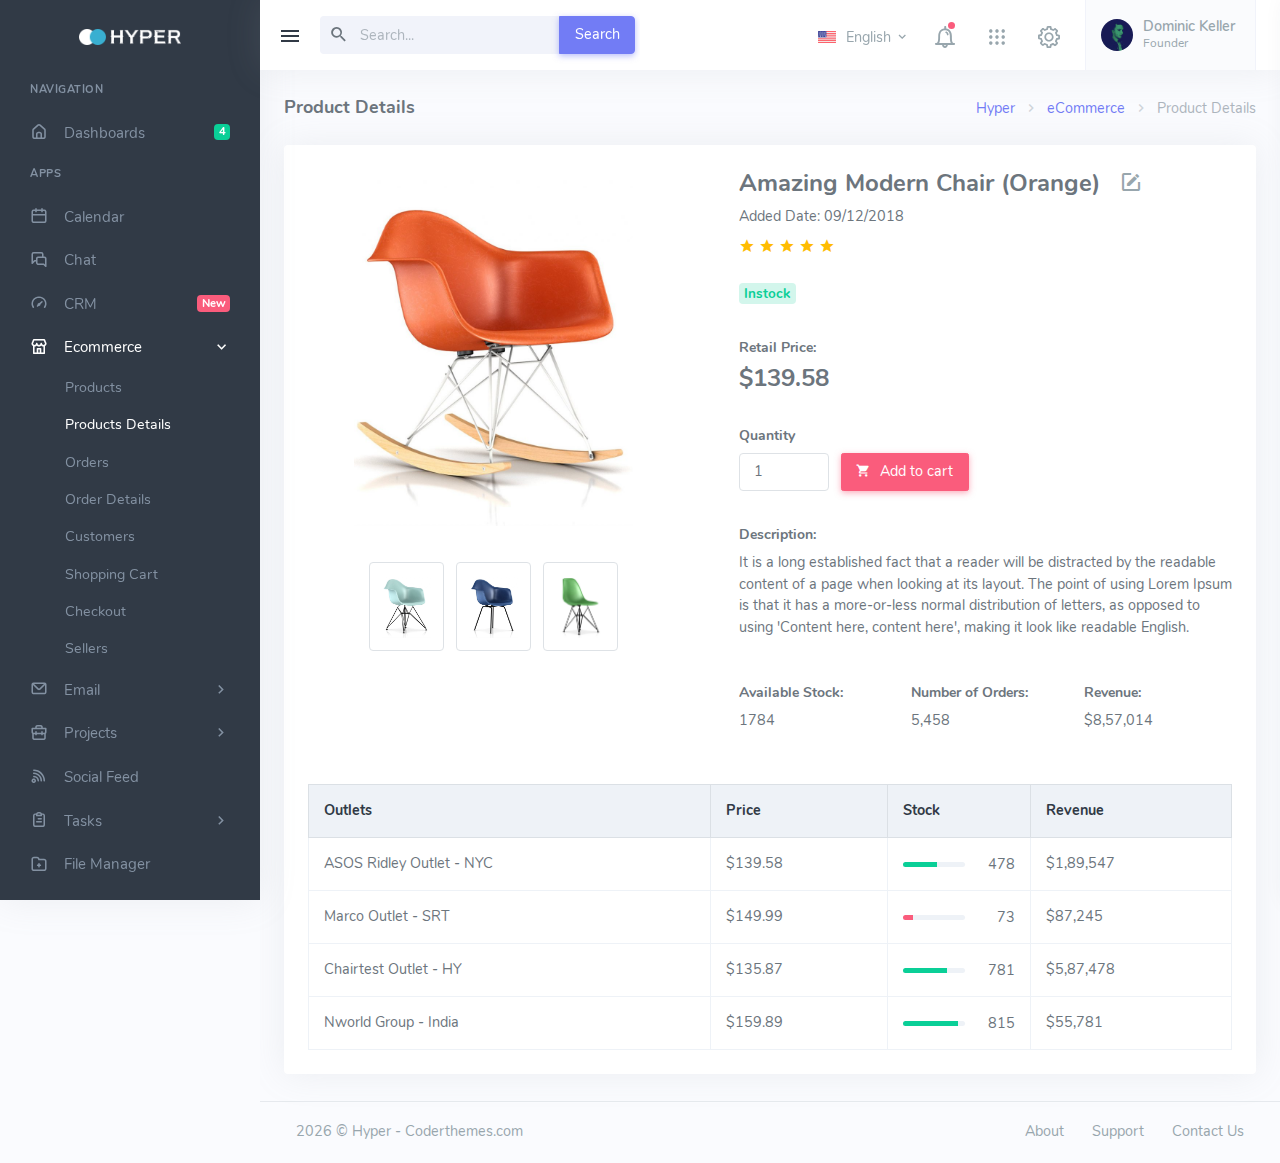
<file: apps-ecommerce-products-details.html>
<!DOCTYPE html>
<html lang="en">
    
<!-- Mirrored from coderthemes.com/hyper/saas/apps-ecommerce-products-details.html by HTTrack Website Copier/3.x [XR&CO'2014], Fri, 29 Jul 2022 10:20:59 GMT -->
<head>
        <meta charset="utf-8" />
        <title>Product Details | Hyper - Responsive Bootstrap 5 Admin Dashboard</title>
        <meta name="viewport" content="width=device-width, initial-scale=1.0">
        <meta content="A fully featured admin theme which can be used to build CRM, CMS, etc." name="description" />
        <meta content="Coderthemes" name="author" />
        <!-- App favicon -->
        <link rel="shortcut icon" href="assets/images/favicon.ico">

        <!-- App css -->
        <link href="assets/css/icons.min.css" rel="stylesheet" type="text/css" />
        <link href="assets/css/app.min.css" rel="stylesheet" type="text/css" id="app-style"/>

    </head>

    <body class="loading" data-layout-color="light" data-leftbar-theme="dark" data-layout-mode="fluid" data-rightbar-onstart="true">
        <!-- Begin page -->
        <div class="wrapper">
            <!-- ========== Left Sidebar Start ========== -->
            <div class="leftside-menu">
    
                <!-- LOGO -->
                <a href="index.html" class="logo text-center logo-light">
                    <span class="logo-lg">
                        <img src="assets/images/logo.png" alt="" height="16">
                    </span>
                    <span class="logo-sm">
                        <img src="assets/images/logo_sm.png" alt="" height="16">
                    </span>
                </a>

                <!-- LOGO -->
                <a href="index.html" class="logo text-center logo-dark">
                    <span class="logo-lg">
                        <img src="assets/images/logo-dark.png" alt="" height="16">
                    </span>
                    <span class="logo-sm">
                        <img src="assets/images/logo_sm_dark.png" alt="" height="16">
                    </span>
                </a>
    
                <div class="h-100" id="leftside-menu-container" data-simplebar>

                    <!--- Sidemenu -->
                    <ul class="side-nav">

                        <li class="side-nav-title side-nav-item">Navigation</li>

                        <li class="side-nav-item">
                            <a data-bs-toggle="collapse" href="#sidebarDashboards" aria-expanded="false" aria-controls="sidebarDashboards" class="side-nav-link">
                                <i class="uil-home-alt"></i>
                                <span class="badge bg-success float-end">4</span>
                                <span> Dashboards </span>
                            </a>
                            <div class="collapse" id="sidebarDashboards">
                                <ul class="side-nav-second-level">
                                    <li>
                                        <a href="dashboard-analytics.html">Analytics</a>
                                    </li>
                                    <li>
                                        <a href="index.html">Ecommerce</a>
                                    </li>
                                    <li>
                                        <a href="dashboard-projects.html">Projects</a>
                                    </li>
                                    <li>
                                        <a href="dashboard-wallet.html">E-Wallet <span class="badge rounded bg-danger font-10 float-end">New</span></a>
                                    </li>
                                </ul>
                            </div>
                        </li>

                        <li class="side-nav-title side-nav-item">Apps</li>

                        <li class="side-nav-item">
                            <a href="apps-calendar.html" class="side-nav-link">
                                <i class="uil-calender"></i>
                                <span> Calendar </span>
                            </a>
                        </li>

                        <li class="side-nav-item">
                            <a href="apps-chat.html" class="side-nav-link">
                                <i class="uil-comments-alt"></i>
                                <span> Chat </span>
                            </a>
                        </li>

                        <li class="side-nav-item">
                            <a data-bs-toggle="collapse" href="#sidebarCrm" aria-expanded="false" aria-controls="sidebarCrm" class="side-nav-link">
                                <i class="uil uil-tachometer-fast"></i>
                                <span class="badge bg-danger text-white float-end">New</span>
                                <span> CRM </span>
                            </a>
                            <div class="collapse" id="sidebarCrm">
                                <ul class="side-nav-second-level">
                                    <li>
                                        <a href="crm-dashboard.html">Dashboard</a>
                                    </li>
                                    <li>
                                        <a href="crm-projects.html">Project</a>
                                    </li>
                                    <li>
                                        <a href="crm-orders-list.html">Orders List</a>
                                    </li>
                                    <li>
                                        <a href="crm-clients.html">Clients</a>
                                    </li>
                                    <li>
                                        <a href="crm-management.html">Management</a>
                                    </li>
                                </ul>
                            </div>
                        </li>

                        <li class="side-nav-item">
                            <a data-bs-toggle="collapse" href="#sidebarEcommerce" aria-expanded="false" aria-controls="sidebarEcommerce" class="side-nav-link">
                                <i class="uil-store"></i>
                                <span> Ecommerce </span>
                                <span class="menu-arrow"></span>
                            </a>
                            <div class="collapse" id="sidebarEcommerce">
                                <ul class="side-nav-second-level">
                                    <li>
                                        <a href="apps-ecommerce-products.html">Products</a>
                                    </li>
                                    <li>
                                        <a href="apps-ecommerce-products-details.html">Products Details</a>
                                    </li>
                                    <li>
                                        <a href="apps-ecommerce-orders.html">Orders</a>
                                    </li>
                                    <li>
                                        <a href="apps-ecommerce-orders-details.html">Order Details</a>
                                    </li>
                                    <li>
                                        <a href="apps-ecommerce-customers.html">Customers</a>
                                    </li>
                                    <li>
                                        <a href="apps-ecommerce-shopping-cart.html">Shopping Cart</a>
                                    </li>
                                    <li>
                                        <a href="apps-ecommerce-checkout.html">Checkout</a>
                                    </li>
                                    <li>
                                        <a href="apps-ecommerce-sellers.html">Sellers</a>
                                    </li>
                                </ul>
                            </div>
                        </li>

                        <li class="side-nav-item">
                            <a data-bs-toggle="collapse" href="#sidebarEmail" aria-expanded="false" aria-controls="sidebarEmail" class="side-nav-link">
                                <i class="uil-envelope"></i>
                                <span> Email </span>
                                <span class="menu-arrow"></span>
                            </a>
                            <div class="collapse" id="sidebarEmail">
                                <ul class="side-nav-second-level">
                                    <li>
                                        <a href="apps-email-inbox.html">Inbox</a>
                                    </li>
                                    <li>
                                        <a href="apps-email-read.html">Read Email</a>
                                    </li>
                                </ul>
                            </div>
                        </li>

                        <li class="side-nav-item">
                            <a data-bs-toggle="collapse" href="#sidebarProjects" aria-expanded="false" aria-controls="sidebarProjects" class="side-nav-link">
                                <i class="uil-briefcase"></i>
                                <span> Projects </span>
                                <span class="menu-arrow"></span>
                            </a>
                            <div class="collapse" id="sidebarProjects">
                                <ul class="side-nav-second-level">
                                    <li>
                                        <a href="apps-projects-list.html">List</a>
                                    </li>
                                    <li>
                                        <a href="apps-projects-details.html">Details</a>
                                    </li>
                                    <li>
                                        <a href="apps-projects-gantt.html">Gantt <span class="badge rounded-pill bg-light text-dark font-10 float-end">New</span></a>
                                    </li>
                                    <li>
                                        <a href="apps-projects-add.html">Create Project</a>
                                    </li>
                                </ul>
                            </div>
                        </li>

                        <li class="side-nav-item">
                            <a href="apps-social-feed.html" class="side-nav-link">
                                <i class="uil-rss"></i>
                                <span> Social Feed </span>
                            </a>
                        </li>

                        <li class="side-nav-item">
                            <a data-bs-toggle="collapse" href="#sidebarTasks" aria-expanded="false" aria-controls="sidebarTasks" class="side-nav-link">
                                <i class="uil-clipboard-alt"></i>
                                <span> Tasks </span>
                                <span class="menu-arrow"></span>
                            </a>
                            <div class="collapse" id="sidebarTasks">
                                <ul class="side-nav-second-level">
                                    <li>
                                        <a href="apps-tasks.html">List</a>
                                    </li>
                                    <li>
                                        <a href="apps-tasks-details.html">Details</a>
                                    </li>
                                    <li>
                                        <a href="apps-kanban.html">Kanban Board</a>
                                    </li>
                                </ul>
                            </div>
                        </li>

                        <li class="side-nav-item">
                            <a href="apps-file-manager.html" class="side-nav-link">
                                <i class="uil-folder-plus"></i>
                                <span> File Manager </span>
                            </a>
                        </li>

                        <li class="side-nav-title side-nav-item">Custom</li>

                        <li class="side-nav-item">
                            <a data-bs-toggle="collapse" href="#sidebarPages" aria-expanded="false" aria-controls="sidebarPages" class="side-nav-link">
                                <i class="uil-copy-alt"></i>
                                <span> Pages </span>
                                <span class="menu-arrow"></span>
                            </a>
                            <div class="collapse" id="sidebarPages">
                                <ul class="side-nav-second-level">
                                    <li>
                                        <a href="pages-profile.html">Profile</a>
                                    </li>
                                    <li>
                                        <a href="pages-profile-2.html">Profile 2</a>
                                    </li>
                                    <li>
                                        <a href="pages-invoice.html">Invoice</a>
                                    </li>
                                    <li>
                                        <a href="pages-faq.html">FAQ</a>
                                    </li>
                                    <li>
                                        <a href="pages-pricing.html">Pricing</a>
                                    </li>
                                    <li>
                                        <a href="pages-maintenance.html">Maintenance</a>
                                    </li>
                                    <li class="side-nav-item">
                                        <a data-bs-toggle="collapse" href="#sidebarPagesAuth" aria-expanded="false" aria-controls="sidebarPagesAuth">
                                            <span> Authentication </span>
                                            <span class="menu-arrow"></span>
                                        </a>
                                        <div class="collapse" id="sidebarPagesAuth">
                                            <ul class="side-nav-third-level">
                                                <li>
                                                    <a href="pages-login.html">Login</a>
                                                </li>
                                                <li>
                                                    <a href="pages-login-2.html">Login 2</a>
                                                </li>
                                                <li>
                                                    <a href="pages-register.html">Register</a>
                                                </li>
                                                <li>
                                                    <a href="pages-register-2.html">Register 2</a>
                                                </li>
                                                <li>
                                                    <a href="pages-logout.html">Logout</a>
                                                </li>
                                                <li>
                                                    <a href="pages-logout-2.html">Logout 2</a>
                                                </li>
                                                <li>
                                                    <a href="pages-recoverpw.html">Recover Password</a>
                                                </li>
                                                <li>
                                                    <a href="pages-recoverpw-2.html">Recover Password 2</a>
                                                </li>
                                                <li>
                                                    <a href="pages-lock-screen.html">Lock Screen</a>
                                                </li>
                                                <li>
                                                    <a href="pages-lock-screen-2.html">Lock Screen 2</a>
                                                </li>
                                                <li>
                                                    <a href="pages-confirm-mail.html">Confirm Mail</a>
                                                </li>
                                                <li>
                                                    <a href="pages-confirm-mail-2.html">Confirm Mail 2</a>
                                                </li>
                                            </ul>
                                        </div>
                                    </li>
                                    <li class="side-nav-item">
                                        <a data-bs-toggle="collapse" href="#sidebarPagesError" aria-expanded="false" aria-controls="sidebarPagesError">
                                            <span> Error </span>
                                            <span class="menu-arrow"></span>
                                        </a>
                                        <div class="collapse" id="sidebarPagesError">
                                            <ul class="side-nav-third-level">
                                                <li>
                                                <a href="pages-404.html">Error 404</a>
                                            </li>
                                            <li>
                                                <a href="pages-404-alt.html">Error 404-alt</a>
                                            </li>
                                            <li>
                                                <a href="pages-500.html">Error 500</a>
                                            </li>
                                            </ul>
                                        </div>
                                    </li>
                                    <li>
                                        <a href="pages-starter.html">Starter Page</a>
                                    </li>
                                    <li>
                                        <a href="pages-preloader.html">With Preloader</a>
                                    </li>
                                    <li>
                                        <a href="pages-timeline.html">Timeline</a>
                                    </li>
                                </ul>
                            </div>
                        </li>

                        <li class="side-nav-item">
                            <a href="landing.html" target="_blank" class="side-nav-link">
                                <i class="uil-globe"></i>
                                <span class="badge bg-secondary text-light float-end">New</span>
                                <span> Landing </span>
                            </a>
                        </li>

                        <li class="side-nav-item">
                            <a data-bs-toggle="collapse" href="#sidebarLayouts" aria-expanded="false" aria-controls="sidebarLayouts" class="side-nav-link">
                                <i class="uil-window"></i>
                                <span> Layouts </span>
                                <span class="menu-arrow"></span>
                            </a>
                            <div class="collapse" id="sidebarLayouts">
                                <ul class="side-nav-second-level">
                                    <li>
                                        <a href="layouts-horizontal.html">Horizontal</a>
                                    </li>
                                    <li>
                                        <a href="layouts-detached.html">Detached</a>
                                    </li>
                                    <li>
                                        <a href="layouts-full.html">Full</a>
                                    </li>
                                </ul>
                            </div>
                        </li>
            
                        <li class="side-nav-title side-nav-item mt-1">Components</li>

                        <li class="side-nav-item">
                            <a data-bs-toggle="collapse" href="#sidebarBaseUI" aria-expanded="false" aria-controls="sidebarBaseUI" class="side-nav-link">
                                <i class="uil-box"></i>
                                <span> Base UI </span>
                                <span class="menu-arrow"></span>
                            </a>
                            <div class="collapse" id="sidebarBaseUI">
                                <ul class="side-nav-second-level">
                                    <li>
                                        <a href="ui-accordions.html">Accordions</a>
                                    </li>
                                    <li>
                                        <a href="ui-alerts.html">Alerts</a>
                                    </li>
                                    <li>
                                        <a href="ui-avatars.html">Avatars</a>
                                    </li>
                                    <li>
                                        <a href="ui-badges.html">Badges</a>
                                    </li>
                                    <li>
                                        <a href="ui-breadcrumb.html">Breadcrumb</a>
                                    </li>
                                    <li>
                                        <a href="ui-buttons.html">Buttons</a>
                                    </li>
                                    <li>
                                        <a href="ui-cards.html">Cards</a>
                                    </li>
                                    <li>
                                        <a href="ui-carousel.html">Carousel</a>
                                    </li>
                                    <li>
                                        <a href="ui-dropdowns.html">Dropdowns</a>
                                    </li>
                                    <li>
                                        <a href="ui-embed-video.html">Embed Video</a>
                                    </li>
                                    <li>
                                        <a href="ui-grid.html">Grid</a>
                                    </li>
                                    <li>
                                        <a href="ui-list-group.html">List Group</a>
                                    </li>
                                    <li>
                                        <a href="ui-modals.html">Modals</a>
                                    </li>
                                    <li>
                                        <a href="ui-notifications.html">Notifications</a>
                                    </li>
                                    <li>
                                        <a href="ui-offcanvas.html">Offcanvas</a>
                                    </li>
                                    <li>
                                        <a href="ui-placeholders.html">Placeholders</a>
                                    </li>
                                    <li>
                                        <a href="ui-pagination.html">Pagination</a>
                                    </li>
                                    <li>
                                        <a href="ui-popovers.html">Popovers</a>
                                    </li>
                                    <li>
                                        <a href="ui-progress.html">Progress</a>
                                    </li>
                                    <li>
                                        <a href="ui-ribbons.html">Ribbons</a>
                                    </li>
                                    <li>
                                        <a href="ui-spinners.html">Spinners</a>
                                    </li>
                                    <li>
                                        <a href="ui-tabs.html">Tabs</a>
                                    </li>
                                    <li>
                                        <a href="ui-tooltips.html">Tooltips</a>
                                    </li>
                                    <li>
                                        <a href="ui-typography.html">Typography</a>
                                    </li>
                                </ul>
                            </div>
                        </li>

                        <li class="side-nav-item">
                            <a data-bs-toggle="collapse" href="#sidebarExtendedUI" aria-expanded="false" aria-controls="sidebarExtendedUI" class="side-nav-link">
                                <i class="uil-package"></i>
                                <span> Extended UI </span>
                                <span class="menu-arrow"></span>
                            </a>
                            <div class="collapse" id="sidebarExtendedUI">
                                <ul class="side-nav-second-level">
                                    <li>
                                        <a href="extended-dragula.html">Dragula</a>
                                    </li>
                                    <li>
                                        <a href="extended-range-slider.html">Range Slider</a>
                                    </li>
                                    <li>
                                        <a href="extended-ratings.html">Ratings</a>
                                    </li>
                                    <li>
                                        <a href="extended-scrollbar.html">Scrollbar</a>
                                    </li>
                                    <li>
                                        <a href="extended-scrollspy.html">Scrollspy</a>
                                    </li>
                                    <li>
                                        <a href="extended-treeview.html">Treeview</a>
                                    </li>
                                </ul>
                            </div>
                        </li>

                        <li class="side-nav-item">
                            <a href="widgets.html" class="side-nav-link">
                                <i class="uil-layer-group"></i>
                                <span> Widgets </span>
                            </a>
                        </li>

                        <li class="side-nav-item">
                            <a data-bs-toggle="collapse" href="#sidebarIcons" aria-expanded="false" aria-controls="sidebarIcons" class="side-nav-link">
                                <i class="uil-streering"></i>
                                <span> Icons </span>
                                <span class="menu-arrow"></span>
                            </a>
                            <div class="collapse" id="sidebarIcons">
                                <ul class="side-nav-second-level">
                                    <li>
                                        <a href="icons-dripicons.html">Dripicons</a>
                                    </li>
                                    <li>
                                        <a href="icons-mdi.html">Material Design</a>
                                    </li>
                                    <li>
                                        <a href="icons-unicons.html">Unicons</a>
                                    </li>
                                </ul>
                            </div>
                        </li>

                        <li class="side-nav-item">
                            <a data-bs-toggle="collapse" href="#sidebarForms" aria-expanded="false" aria-controls="sidebarForms" class="side-nav-link">
                                <i class="uil-document-layout-center"></i>
                                <span> Forms </span>
                                <span class="menu-arrow"></span>
                            </a>
                            <div class="collapse" id="sidebarForms">
                                <ul class="side-nav-second-level">
                                    <li>
                                        <a href="form-elements.html">Basic Elements</a>
                                    </li>
                                    <li>
                                        <a href="form-advanced.html">Form Advanced</a>
                                    </li>
                                    <li>
                                        <a href="form-validation.html">Validation</a>
                                    </li>
                                    <li>
                                        <a href="form-wizard.html">Wizard</a>
                                    </li>
                                    <li>
                                        <a href="form-fileuploads.html">File Uploads</a>
                                    </li>
                                    <li>
                                        <a href="form-editors.html">Editors</a>
                                    </li>
                                </ul>
                            </div>
                        </li>

                        <li class="side-nav-item">
                            <a data-bs-toggle="collapse" href="#sidebarCharts" aria-expanded="false" aria-controls="sidebarCharts" class="side-nav-link">
                                <i class="uil-chart"></i>
                                <span> Charts </span>
                                <span class="menu-arrow"></span>
                            </a>
                            <div class="collapse" id="sidebarCharts">
                                <ul class="side-nav-second-level">
                                    <li class="side-nav-item">
                                        <a data-bs-toggle="collapse" href="#sidebarApexCharts" aria-expanded="false" aria-controls="sidebarApexCharts">
                                            <span> Apex Charts </span>
                                            <span class="menu-arrow"></span>
                                        </a>
                                        <div class="collapse" id="sidebarApexCharts">
                                            <ul class="side-nav-third-level">
                                                <li>
                                                    <a href="charts-apex-area.html">Area</a>
                                                </li>
                                                <li>
                                                    <a href="charts-apex-bar.html">Bar</a>
                                                </li>
                                                <li>
                                                    <a href="charts-apex-bubble.html">Bubble</a>
                                                </li>
                                                <li>
                                                    <a href="charts-apex-candlestick.html">Candlestick</a>
                                                </li>
                                                <li>
                                                    <a href="charts-apex-column.html">Column</a>
                                                </li>
                                                <li>
                                                    <a href="charts-apex-heatmap.html">Heatmap</a>
                                                </li>
                                                <li>
                                                    <a href="charts-apex-line.html">Line</a>
                                                </li>
                                                <li>
                                                    <a href="charts-apex-mixed.html">Mixed</a>
                                                </li>
                                                <li>
                                                    <a href="charts-apex-pie.html">Pie</a>
                                                </li>
                                                <li>
                                                    <a href="charts-apex-radar.html">Radar</a>
                                                </li>
                                                <li>
                                                    <a href="charts-apex-radialbar.html">RadialBar</a>
                                                </li>
                                                <li>
                                                    <a href="charts-apex-scatter.html">Scatter</a>
                                                </li>
                                                <li>
                                                    <a href="charts-apex-sparklines.html">Sparklines</a>
                                                </li>
                                            </ul>
                                        </div>
                                    </li>
                                    <li>
                                        <a href="charts-brite.html">Britecharts</a>
                                    </li>
                                    <li>
                                        <a href="charts-chartjs.html">Chartjs</a>
                                    </li>
                                    <li>
                                        <a href="charts-sparkline.html">Sparklines</a>
                                    </li>
                                </ul>
                            </div>
                        </li>

                        <li class="side-nav-item">
                            <a data-bs-toggle="collapse" href="#sidebarTables" aria-expanded="false" aria-controls="sidebarTables" class="side-nav-link">
                                <i class="uil-table"></i>
                                <span> Tables </span>
                                <span class="menu-arrow"></span>
                            </a>
                            <div class="collapse" id="sidebarTables">
                                <ul class="side-nav-second-level">
                                    <li>
                                        <a href="tables-basic.html">Basic Tables</a>
                                    </li>
                                    <li>
                                        <a href="tables-datatable.html">Data Tables</a>
                                    </li>
                                </ul>
                            </div>
                        </li>

                        <li class="side-nav-item">
                            <a data-bs-toggle="collapse" href="#sidebarMaps" aria-expanded="false" aria-controls="sidebarMaps" class="side-nav-link">
                                <i class="uil-location-point"></i>
                                <span> Maps </span>
                                <span class="menu-arrow"></span>
                            </a>
                            <div class="collapse" id="sidebarMaps">
                                <ul class="side-nav-second-level">
                                    <li>
                                        <a href="maps-google.html">Google Maps</a>
                                    </li>
                                    <li>
                                        <a href="maps-vector.html">Vector Maps</a>
                                    </li>
                                </ul>
                            </div>
                        </li>

                        <li class="side-nav-item">
                            <a data-bs-toggle="collapse" href="#sidebarMultiLevel" aria-expanded="false" aria-controls="sidebarMultiLevel" class="side-nav-link">
                                <i class="uil-folder-plus"></i>
                                <span> Multi Level </span>
                                <span class="menu-arrow"></span>
                            </a>
                            <div class="collapse" id="sidebarMultiLevel">
                                <ul class="side-nav-second-level">
                                    <li class="side-nav-item">
                                        <a data-bs-toggle="collapse" href="#sidebarSecondLevel" aria-expanded="false" aria-controls="sidebarSecondLevel">
                                            <span> Second Level </span>
                                            <span class="menu-arrow"></span>
                                        </a>
                                        <div class="collapse" id="sidebarSecondLevel">
                                            <ul class="side-nav-third-level">
                                                <li>
                                                    <a href="javascript: void(0);">Item 1</a>
                                                </li>
                                                <li>
                                                    <a href="javascript: void(0);">Item 2</a>
                                                </li>
                                            </ul>
                                        </div>
                                    </li>
                                    <li class="side-nav-item">
                                        <a data-bs-toggle="collapse" href="#sidebarThirdLevel" aria-expanded="false" aria-controls="sidebarThirdLevel">
                                            <span> Third Level </span>
                                            <span class="menu-arrow"></span>
                                        </a>
                                        <div class="collapse" id="sidebarThirdLevel">
                                            <ul class="side-nav-third-level">
                                                <li>
                                                    <a href="javascript: void(0);">Item 1</a>
                                                </li>
                                                <li class="side-nav-item">
                                                    <a data-bs-toggle="collapse" href="#sidebarFourthLevel" aria-expanded="false" aria-controls="sidebarFourthLevel">
                                                        <span> Item 2 </span>
                                                        <span class="menu-arrow"></span>
                                                    </a>
                                                    <div class="collapse" id="sidebarFourthLevel">
                                                        <ul class="side-nav-forth-level">
                                                            <li>
                                                                <a href="javascript: void(0);">Item 2.1</a>
                                                            </li>
                                                            <li>
                                                                <a href="javascript: void(0);">Item 2.2</a>
                                                            </li>
                                                        </ul>
                                                    </div>
                                                </li>
                                            </ul>
                                        </div>
                                    </li>
                                </ul>
                            </div>
                        </li>
                    </ul>

                    <!-- Help Box -->
                    <div class="help-box text-white text-center">
                        <a href="javascript: void(0);" class="float-end close-btn text-white">
                            <i class="mdi mdi-close"></i>
                        </a>
                        <img src="assets/images/help-icon.svg" height="90" alt="Helper Icon Image" />
                        <h5 class="mt-3">Unlimited Access</h5>
                        <p class="mb-3">Upgrade to plan to get access to unlimited reports</p>
                        <a href="javascript: void(0);" class="btn btn-secondary btn-sm">Upgrade</a>
                    </div>
                    <!-- end Help Box -->
                    <!-- End Sidebar -->

                    <div class="clearfix"></div>

                </div>
                <!-- Sidebar -left -->

            </div>
            <!-- Left Sidebar End -->

            <!-- ============================================================== -->
            <!-- Start Page Content here -->
            <!-- ============================================================== -->

            <div class="content-page">
                <div class="content">
                    <!-- Topbar Start -->
                    <div class="navbar-custom">
                        <ul class="list-unstyled topbar-menu float-end mb-0">
                            <li class="dropdown notification-list d-lg-none">
                                <a class="nav-link dropdown-toggle arrow-none" data-bs-toggle="dropdown" href="#" role="button" aria-haspopup="false" aria-expanded="false">
                                    <i class="dripicons-search noti-icon"></i>
                                </a>
                                <div class="dropdown-menu dropdown-menu-animated dropdown-lg p-0">
                                    <form class="p-3">
                                        <input type="text" class="form-control" placeholder="Search ..." aria-label="Recipient's username">
                                    </form>
                                </div>
                            </li>
                            <li class="dropdown notification-list topbar-dropdown">
                                <a class="nav-link dropdown-toggle arrow-none" data-bs-toggle="dropdown" href="#" role="button" aria-haspopup="false" aria-expanded="false">
                                    <img src="assets/images/flags/us.jpg" alt="user-image" class="me-0 me-sm-1" height="12"> 
                                    <span class="align-middle d-none d-sm-inline-block">English</span> <i class="mdi mdi-chevron-down d-none d-sm-inline-block align-middle"></i>
                                </a>
                                <div class="dropdown-menu dropdown-menu-end dropdown-menu-animated topbar-dropdown-menu">

                                    <!-- item-->
                                    <a href="javascript:void(0);" class="dropdown-item notify-item">
                                        <img src="assets/images/flags/germany.jpg" alt="user-image" class="me-1" height="12"> <span class="align-middle">German</span>
                                    </a>

                                    <!-- item-->
                                    <a href="javascript:void(0);" class="dropdown-item notify-item">
                                        <img src="assets/images/flags/italy.jpg" alt="user-image" class="me-1" height="12"> <span class="align-middle">Italian</span>
                                    </a>
                
                                    <!-- item-->
                                    <a href="javascript:void(0);" class="dropdown-item notify-item">
                                        <img src="assets/images/flags/spain.jpg" alt="user-image" class="me-1" height="12"> <span class="align-middle">Spanish</span>
                                    </a>

                                    <!-- item-->
                                    <a href="javascript:void(0);" class="dropdown-item notify-item">
                                        <img src="assets/images/flags/russia.jpg" alt="user-image" class="me-1" height="12"> <span class="align-middle">Russian</span>
                                    </a>

                                </div>
                            </li>

                            <li class="dropdown notification-list">
                                <a class="nav-link dropdown-toggle arrow-none" data-bs-toggle="dropdown" href="#" role="button" aria-haspopup="false" aria-expanded="false">
                                    <i class="dripicons-bell noti-icon"></i>
                                    <span class="noti-icon-badge"></span>
                                </a>
                                <div class="dropdown-menu dropdown-menu-end dropdown-menu-animated dropdown-lg">

                                    <!-- item-->
                                    <div class="dropdown-item noti-title px-3">
                                        <h5 class="m-0">
                                            <span class="float-end">
                                                <a href="javascript: void(0);" class="text-dark">
                                                    <small>Clear All</small>
                                                </a>
                                            </span>Notification
                                        </h5>
                                    </div>

                                    <div class="px-3" style="max-height: 300px;" data-simplebar>

                                        <h5 class="text-muted font-13 fw-normal mt-0">Today</h5>
                                        <!-- item-->
                                        <a href="javascript:void(0);" class="dropdown-item p-0 notify-item card unread-noti shadow-none mb-2">
                                            <div class="card-body">
                                                <span class="float-end noti-close-btn text-muted"><i class="mdi mdi-close"></i></span>   
                                                <div class="d-flex align-items-center">
                                                    <div class="flex-shrink-0">
                                                        <div class="notify-icon bg-primary">
                                                            <i class="mdi mdi-comment-account-outline"></i>
                                                        </div>
                                                    </div>
                                                    <div class="flex-grow-1 text-truncate ms-2">
                                                        <h5 class="noti-item-title fw-semibold font-14">Datacorp <small class="fw-normal text-muted ms-1">1 min ago</small></h5>
                                                        <small class="noti-item-subtitle text-muted">Caleb Flakelar commented on Admin</small>
                                                    </div>
                                                  </div>
                                            </div>
                                        </a>

                                        <!-- item-->
                                        <a href="javascript:void(0);" class="dropdown-item p-0 notify-item card read-noti shadow-none mb-2">
                                            <div class="card-body">
                                                <span class="float-end noti-close-btn text-muted"><i class="mdi mdi-close"></i></span>   
                                                <div class="d-flex align-items-center">
                                                    <div class="flex-shrink-0">
                                                        <div class="notify-icon bg-info">
                                                            <i class="mdi mdi-account-plus"></i>
                                                        </div>
                                                    </div>
                                                    <div class="flex-grow-1 text-truncate ms-2">
                                                        <h5 class="noti-item-title fw-semibold font-14">Admin <small class="fw-normal text-muted ms-1">1 hours ago</small></h5>
                                                        <small class="noti-item-subtitle text-muted">New user registered</small>
                                                    </div>
                                                  </div>
                                            </div>
                                        </a>

                                        <h5 class="text-muted font-13 fw-normal mt-0">Yesterday</h5>

                                        <!-- item-->
                                        <a href="javascript:void(0);" class="dropdown-item p-0 notify-item card read-noti shadow-none mb-2">
                                            <div class="card-body">
                                                <span class="float-end noti-close-btn text-muted"><i class="mdi mdi-close"></i></span>   
                                                <div class="d-flex align-items-center">
                                                    <div class="flex-shrink-0">
                                                        <div class="notify-icon">
                                                            <img src="assets/images/users/avatar-2.jpg" class="img-fluid rounded-circle" alt="" />
                                                        </div>
                                                    </div>
                                                    <div class="flex-grow-1 text-truncate ms-2">
                                                        <h5 class="noti-item-title fw-semibold font-14">Cristina Pride <small class="fw-normal text-muted ms-1">1 day ago</small></h5>
                                                        <small class="noti-item-subtitle text-muted">Hi, How are you? What about our next meeting</small>
                                                    </div>
                                                  </div>
                                            </div>
                                        </a>

                                        <h5 class="text-muted font-13 fw-normal mt-0">30 Dec 2021</h5>

                                        <!-- item-->
                                        <a href="javascript:void(0);" class="dropdown-item p-0 notify-item card read-noti shadow-none mb-2">
                                            <div class="card-body">
                                                <span class="float-end noti-close-btn text-muted"><i class="mdi mdi-close"></i></span>   
                                                <div class="d-flex align-items-center">
                                                    <div class="flex-shrink-0">
                                                        <div class="notify-icon bg-primary">
                                                            <i class="mdi mdi-comment-account-outline"></i>
                                                        </div>
                                                    </div>
                                                    <div class="flex-grow-1 text-truncate ms-2">
                                                        <h5 class="noti-item-title fw-semibold font-14">Datacorp</h5>
                                                        <small class="noti-item-subtitle text-muted">Caleb Flakelar commented on Admin</small>
                                                    </div>
                                                  </div>
                                            </div>
                                        </a>

                                         <!-- item-->
                                         <a href="javascript:void(0);" class="dropdown-item p-0 notify-item card read-noti shadow-none mb-2">
                                            <div class="card-body">
                                                <span class="float-end noti-close-btn text-muted"><i class="mdi mdi-close"></i></span>   
                                                <div class="d-flex align-items-center">
                                                    <div class="flex-shrink-0">
                                                        <div class="notify-icon">
                                                            <img src="assets/images/users/avatar-4.jpg" class="img-fluid rounded-circle" alt="" />
                                                        </div>
                                                    </div>
                                                    <div class="flex-grow-1 text-truncate ms-2">
                                                        <h5 class="noti-item-title fw-semibold font-14">Karen Robinson</h5>
                                                        <small class="noti-item-subtitle text-muted">Wow ! this admin looks good and awesome design</small>
                                                    </div>
                                                  </div>
                                            </div>
                                        </a>

                                        <div class="text-center">
                                            <i class="mdi mdi-dots-circle mdi-spin text-muted h3 mt-0"></i>
                                        </div>
                                    </div>

                                    <!-- All-->
                                    <a href="javascript:void(0);" class="dropdown-item text-center text-primary notify-item border-top border-light py-2">
                                        View All
                                    </a>

                                </div>
                            </li>

                            <li class="dropdown notification-list d-none d-sm-inline-block">
                                <a class="nav-link dropdown-toggle arrow-none" data-bs-toggle="dropdown" href="#" role="button" aria-haspopup="false" aria-expanded="false">
                                    <i class="dripicons-view-apps noti-icon"></i>
                                </a>
                                <div class="dropdown-menu dropdown-menu-end dropdown-menu-animated dropdown-lg p-0">

                                    <div class="p-2">
                                        <div class="row g-0">
                                            <div class="col">
                                                <a class="dropdown-icon-item" href="#">
                                                    <img src="assets/images/brands/slack.png" alt="slack">
                                                    <span>Slack</span>
                                                </a>
                                            </div>
                                            <div class="col">
                                                <a class="dropdown-icon-item" href="#">
                                                    <img src="assets/images/brands/github.png" alt="Github">
                                                    <span>GitHub</span>
                                                </a>
                                            </div>
                                            <div class="col">
                                                <a class="dropdown-icon-item" href="#">
                                                    <img src="assets/images/brands/dribbble.png" alt="dribbble">
                                                    <span>Dribbble</span>
                                                </a>
                                            </div>
                                        </div>

                                        <div class="row g-0">
                                            <div class="col">
                                                <a class="dropdown-icon-item" href="#">
                                                    <img src="assets/images/brands/bitbucket.png" alt="bitbucket">
                                                    <span>Bitbucket</span>
                                                </a>
                                            </div>
                                            <div class="col">
                                                <a class="dropdown-icon-item" href="#">
                                                    <img src="assets/images/brands/dropbox.png" alt="dropbox">
                                                    <span>Dropbox</span>
                                                </a>
                                            </div>
                                            <div class="col">
                                                <a class="dropdown-icon-item" href="#">
                                                    <img src="assets/images/brands/g-suite.png" alt="G Suite">
                                                    <span>G Suite</span>
                                                </a>
                                            </div>
                                        </div> <!-- end row-->
                                    </div>

                                </div>
                            </li>

                            <li class="notification-list">
                                <a class="nav-link end-bar-toggle" href="javascript: void(0);">
                                    <i class="dripicons-gear noti-icon"></i>
                                </a>
                            </li>

                            <li class="dropdown notification-list">
                                <a class="nav-link dropdown-toggle nav-user arrow-none me-0" data-bs-toggle="dropdown" href="#" role="button" aria-haspopup="false"
                                    aria-expanded="false">
                                    <span class="account-user-avatar"> 
                                        <img src="assets/images/users/avatar-1.jpg" alt="user-image" class="rounded-circle">
                                    </span>
                                    <span>
                                        <span class="account-user-name">Dominic Keller</span>
                                        <span class="account-position">Founder</span>
                                    </span>
                                </a>
                                <div class="dropdown-menu dropdown-menu-end dropdown-menu-animated topbar-dropdown-menu profile-dropdown">
                                    <!-- item-->
                                    <div class=" dropdown-header noti-title">
                                        <h6 class="text-overflow m-0">Welcome !</h6>
                                    </div>

                                    <!-- item-->
                                    <a href="javascript:void(0);" class="dropdown-item notify-item">
                                        <i class="mdi mdi-account-circle me-1"></i>
                                        <span>My Account</span>
                                    </a>

                                    <!-- item-->
                                    <a href="javascript:void(0);" class="dropdown-item notify-item">
                                        <i class="mdi mdi-account-edit me-1"></i>
                                        <span>Settings</span>
                                    </a>

                                    <!-- item-->
                                    <a href="javascript:void(0);" class="dropdown-item notify-item">
                                        <i class="mdi mdi-lifebuoy me-1"></i>
                                        <span>Support</span>
                                    </a>

                                    <!-- item-->
                                    <a href="javascript:void(0);" class="dropdown-item notify-item">
                                        <i class="mdi mdi-lock-outline me-1"></i>
                                        <span>Lock Screen</span>
                                    </a>

                                    <!-- item-->
                                    <a href="javascript:void(0);" class="dropdown-item notify-item">
                                        <i class="mdi mdi-logout me-1"></i>
                                        <span>Logout</span>
                                    </a>
                                </div>
                            </li>

                        </ul>
                        <button class="button-menu-mobile open-left">
                            <i class="mdi mdi-menu"></i>
                        </button>
                        <div class="app-search dropdown d-none d-lg-block">
                            <form>
                                <div class="input-group">
                                    <input type="text" class="form-control dropdown-toggle"  placeholder="Search..." id="top-search">
                                    <span class="mdi mdi-magnify search-icon"></span>
                                    <button class="input-group-text btn-primary" type="submit">Search</button>
                                </div>
                            </form>

                            <div class="dropdown-menu dropdown-menu-animated dropdown-lg" id="search-dropdown">
                                <!-- item-->
                                <div class="dropdown-header noti-title">
                                    <h5 class="text-overflow mb-2">Found <span class="text-danger">17</span> results</h5>
                                </div>

                                <!-- item-->
                                <a href="javascript:void(0);" class="dropdown-item notify-item">
                                    <i class="uil-notes font-16 me-1"></i>
                                    <span>Analytics Report</span>
                                </a>

                                <!-- item-->
                                <a href="javascript:void(0);" class="dropdown-item notify-item">
                                    <i class="uil-life-ring font-16 me-1"></i>
                                    <span>How can I help you?</span>
                                </a>

                                <!-- item-->
                                <a href="javascript:void(0);" class="dropdown-item notify-item">
                                    <i class="uil-cog font-16 me-1"></i>
                                    <span>User profile settings</span>
                                </a>

                                <!-- item-->
                                <div class="dropdown-header noti-title">
                                    <h6 class="text-overflow mb-2 text-uppercase">Users</h6>
                                </div>

                                <div class="notification-list">
                                    <!-- item-->
                                    <a href="javascript:void(0);" class="dropdown-item notify-item">
                                        <div class="d-flex">
                                            <img class="d-flex me-2 rounded-circle" src="assets/images/users/avatar-2.jpg" alt="Generic placeholder image" height="32">
                                            <div class="w-100">
                                                <h5 class="m-0 font-14">Erwin Brown</h5>
                                                <span class="font-12 mb-0">UI Designer</span>
                                            </div>
                                        </div>
                                    </a>

                                    <!-- item-->
                                    <a href="javascript:void(0);" class="dropdown-item notify-item">
                                        <div class="d-flex">
                                            <img class="d-flex me-2 rounded-circle" src="assets/images/users/avatar-5.jpg" alt="Generic placeholder image" height="32">
                                            <div class="w-100">
                                                <h5 class="m-0 font-14">Jacob Deo</h5>
                                                <span class="font-12 mb-0">Developer</span>
                                            </div>
                                        </div>
                                    </a>
                                </div>
                            </div>
                        </div>
                    </div>
                    <!-- end Topbar -->

                    <!-- Start Content-->
                    <div class="container-fluid">
                        
                        <!-- start page title -->
                        <div class="row">
                            <div class="col-12">
                                <div class="page-title-box">
                                    <div class="page-title-right">
                                        <ol class="breadcrumb m-0">
                                            <li class="breadcrumb-item"><a href="javascript: void(0);">Hyper</a></li>
                                            <li class="breadcrumb-item"><a href="javascript: void(0);">eCommerce</a></li>
                                            <li class="breadcrumb-item active">Product Details</li>
                                        </ol>
                                    </div>
                                    <h4 class="page-title">Product Details</h4>
                                </div>
                            </div>
                        </div>
                        <!-- end page title --> 

                        <div class="row">
                            <div class="col-12">
                                <div class="card">
                                    <div class="card-body">
                                        <div class="row">
                                            <div class="col-lg-5">
                                                <!-- Product image -->
                                                <a href="javascript: void(0);" class="text-center d-block mb-4">
                                                    <img src="assets/images/products/product-5.jpg" class="img-fluid" style="max-width: 280px;" alt="Product-img" />
                                                </a>

                                                <div class="d-lg-flex d-none justify-content-center">
                                                    <a href="javascript: void(0);">
                                                        <img src="assets/images/products/product-1.jpg" class="img-fluid img-thumbnail p-2" style="max-width: 75px;" alt="Product-img" />
                                                    </a>
                                                    <a href="javascript: void(0);" class="ms-2">
                                                        <img src="assets/images/products/product-6.jpg" class="img-fluid img-thumbnail p-2" style="max-width: 75px;" alt="Product-img" />
                                                    </a>
                                                    <a href="javascript: void(0);" class="ms-2">
                                                        <img src="assets/images/products/product-3.jpg" class="img-fluid img-thumbnail p-2" style="max-width: 75px;" alt="Product-img" />
                                                    </a>
                                                </div>
                                            </div> <!-- end col -->
                                            <div class="col-lg-7">
                                                <form class="ps-lg-4">
                                                    <!-- Product title -->
                                                    <h3 class="mt-0">Amazing Modern Chair (Orange) <a href="javascript: void(0);" class="text-muted"><i class="mdi mdi-square-edit-outline ms-2"></i></a> </h3>
                                                    <p class="mb-1">Added Date: 09/12/2018</p>
                                                    <p class="font-16">
                                                        <span class="text-warning mdi mdi-star"></span>
                                                        <span class="text-warning mdi mdi-star"></span>
                                                        <span class="text-warning mdi mdi-star"></span>
                                                        <span class="text-warning mdi mdi-star"></span>
                                                        <span class="text-warning mdi mdi-star"></span>
                                                    </p>

                                                    <!-- Product stock -->
                                                    <div class="mt-3">
                                                        <h4><span class="badge badge-success-lighten">Instock</span></h4>
                                                    </div>

                                                    <!-- Product description -->
                                                    <div class="mt-4">
                                                        <h6 class="font-14">Retail Price:</h6>
                                                        <h3> $139.58</h3>
                                                    </div>

                                                    <!-- Quantity -->
                                                    <div class="mt-4">
                                                        <h6 class="font-14">Quantity</h6>
                                                        <div class="d-flex">
                                                            <input type="number" min="1" value="1" class="form-control" placeholder="Qty" style="width: 90px;">
                                                            <button type="button" class="btn btn-danger ms-2"><i class="mdi mdi-cart me-1"></i> Add to cart</button>
                                                        </div>
                                                    </div>
                                        
                                                    <!-- Product description -->
                                                    <div class="mt-4">
                                                        <h6 class="font-14">Description:</h6>
                                                        <p>It is a long established fact that a reader will be distracted by the readable content of a page when looking at its layout. The point of using Lorem Ipsum is that it has a more-or-less normal distribution of letters, as opposed to using 'Content here, content here', making it look like readable English. </p>
                                                    </div>

                                                    <!-- Product information -->
                                                    <div class="mt-4">
                                                        <div class="row">
                                                            <div class="col-md-4">
                                                                <h6 class="font-14">Available Stock:</h6>
                                                                <p class="text-sm lh-150">1784</p>
                                                            </div>
                                                            <div class="col-md-4">
                                                                <h6 class="font-14">Number of Orders:</h6>
                                                                <p class="text-sm lh-150">5,458</p>
                                                            </div>
                                                            <div class="col-md-4">
                                                                <h6 class="font-14">Revenue:</h6>
                                                                <p class="text-sm lh-150">$8,57,014</p>
                                                            </div>
                                                        </div>
                                                    </div>

                                                </form>
                                            </div> <!-- end col -->
                                        </div> <!-- end row-->

                                        <div class="table-responsive mt-4">
                                            <table class="table table-bordered table-centered mb-0">
                                                <thead class="table-light">
                                                    <tr>
                                                        <th>Outlets</th>
                                                        <th>Price</th>
                                                        <th>Stock</th>
                                                        <th>Revenue</th>
                                                    </tr>
                                                </thead>
                                                <tbody>
                                                    <tr>
                                                        <td>ASOS Ridley Outlet - NYC</td>
                                                        <td>$139.58</td>
                                                        <td>
                                                            <div class="progress-w-percent mb-0">
                                                                <span class="progress-value">478 </span>
                                                                <div class="progress progress-sm">
                                                                    <div class="progress-bar bg-success" role="progressbar" style="width: 56%;" aria-valuenow="56" aria-valuemin="0" aria-valuemax="100"></div>
                                                                </div>
                                                            </div>
                                                        </td>
                                                        <td>$1,89,547</td>
                                                    </tr>
                                                    <tr>
                                                        <td>Marco Outlet - SRT</td>
                                                        <td>$149.99</td>
                                                        <td>
                                                            <div class="progress-w-percent mb-0">
                                                                <span class="progress-value">73 </span>
                                                                <div class="progress progress-sm">
                                                                    <div class="progress-bar bg-danger" role="progressbar" style="width: 16%;" aria-valuenow="16" aria-valuemin="0" aria-valuemax="100"></div>
                                                                </div>
                                                            </div>
                                                        </td>
                                                        <td>$87,245</td>
                                                    </tr>
                                                    <tr>
                                                        <td>Chairtest Outlet - HY</td>
                                                        <td>$135.87</td>
                                                        <td>
                                                            <div class="progress-w-percent mb-0">
                                                                <span class="progress-value">781 </span>
                                                                <div class="progress progress-sm">
                                                                    <div class="progress-bar bg-success" role="progressbar" style="width: 72%;" aria-valuenow="72" aria-valuemin="0" aria-valuemax="100"></div>
                                                                </div>
                                                            </div>
                                                        </td>
                                                        <td>$5,87,478</td>
                                                    </tr>
                                                    <tr>
                                                        <td>Nworld Group - India</td>
                                                        <td>$159.89</td>
                                                        <td>
                                                            <div class="progress-w-percent mb-0">
                                                                <span class="progress-value">815 </span>
                                                                <div class="progress progress-sm">
                                                                    <div class="progress-bar bg-success" role="progressbar" style="width: 89%;" aria-valuenow="89" aria-valuemin="0" aria-valuemax="100"></div>
                                                                </div>
                                                            </div>
                                                        </td>
                                                        <td>$55,781</td>
                                                    </tr>
                                                </tbody>
                                            </table>
                                        </div> <!-- end table-responsive-->
                                        
                                    </div> <!-- end card-body-->
                                </div> <!-- end card-->
                            </div> <!-- end col-->
                        </div>
                        <!-- end row-->
                        
                    </div> <!-- container -->

                </div> <!-- content -->

                <!-- Footer Start -->
                <footer class="footer">
                    <div class="container-fluid">
                        <div class="row">
                            <div class="col-md-6">
                                <script>document.write(new Date().getFullYear())</script> © Hyper - Coderthemes.com
                            </div>
                            <div class="col-md-6">
                                <div class="text-md-end footer-links d-none d-md-block">
                                    <a href="javascript: void(0);">About</a>
                                    <a href="javascript: void(0);">Support</a>
                                    <a href="javascript: void(0);">Contact Us</a>
                                </div>
                            </div>
                        </div>
                    </div>
                </footer>
                <!-- end Footer -->

            </div>

            <!-- ============================================================== -->
            <!-- End Page content -->
            <!-- ============================================================== -->


        </div>
        <!-- END wrapper -->


        <!-- Right Sidebar -->
        <div class="end-bar">

            <div class="rightbar-title">
                <a href="javascript:void(0);" class="end-bar-toggle float-end">
                    <i class="dripicons-cross noti-icon"></i>
                </a>
                <h5 class="m-0">Settings</h5>
            </div>

            <div class="rightbar-content h-100" data-simplebar>

                <div class="p-3">
                    <div class="alert alert-warning" role="alert">
                        <strong>Customize </strong> the overall color scheme, sidebar menu, etc.
                    </div>

                    <!-- Settings -->
                    <h5 class="mt-3">Color Scheme</h5>
                    <hr class="mt-1" />

                    <div class="form-check form-switch mb-1">
                        <input class="form-check-input" type="checkbox" name="color-scheme-mode" value="light" id="light-mode-check" checked>
                        <label class="form-check-label" for="light-mode-check">Light Mode</label>
                    </div>

                    <div class="form-check form-switch mb-1">
                        <input class="form-check-input" type="checkbox" name="color-scheme-mode" value="dark" id="dark-mode-check">
                        <label class="form-check-label" for="dark-mode-check">Dark Mode</label>
                    </div>
       

                    <!-- Width -->
                    <h5 class="mt-4">Width</h5>
                    <hr class="mt-1" />
                    <div class="form-check form-switch mb-1">
                        <input class="form-check-input" type="checkbox" name="width" value="fluid" id="fluid-check" checked>
                        <label class="form-check-label" for="fluid-check">Fluid</label>
                    </div>

                    <div class="form-check form-switch mb-1">
                        <input class="form-check-input" type="checkbox" name="width" value="boxed" id="boxed-check">
                        <label class="form-check-label" for="boxed-check">Boxed</label>
                    </div>
        

                    <!-- Left Sidebar-->
                    <h5 class="mt-4">Left Sidebar</h5>
                    <hr class="mt-1" />
                    <div class="form-check form-switch mb-1">
                        <input class="form-check-input" type="checkbox" name="theme" value="default" id="default-check">
                        <label class="form-check-label" for="default-check">Default</label>
                    </div>

                    <div class="form-check form-switch mb-1">
                        <input class="form-check-input" type="checkbox" name="theme" value="light" id="light-check" checked>
                        <label class="form-check-label" for="light-check">Light</label>
                    </div>

                    <div class="form-check form-switch mb-3">
                        <input class="form-check-input" type="checkbox" name="theme" value="dark" id="dark-check">
                        <label class="form-check-label" for="dark-check">Dark</label>
                    </div>

                    <div class="form-check form-switch mb-1">
                        <input class="form-check-input" type="checkbox" name="compact" value="fixed" id="fixed-check" checked>
                        <label class="form-check-label" for="fixed-check">Fixed</label>
                    </div>

                    <div class="form-check form-switch mb-1">
                        <input class="form-check-input" type="checkbox" name="compact" value="condensed" id="condensed-check">
                        <label class="form-check-label" for="condensed-check">Condensed</label>
                    </div>

                    <div class="form-check form-switch mb-1">
                        <input class="form-check-input" type="checkbox" name="compact" value="scrollable" id="scrollable-check">
                        <label class="form-check-label" for="scrollable-check">Scrollable</label>
                    </div>

                    <div class="d-grid mt-4">
                        <button class="btn btn-primary" id="resetBtn">Reset to Default</button>
            
                        <a href="https://themes.getbootstrap.com/product/hyper-responsive-admin-dashboard-template/"
                            class="btn btn-danger mt-3" target="_blank"><i class="mdi mdi-basket me-1"></i> Purchase Now</a>
                    </div>
                </div> <!-- end padding-->

            </div>
        </div>

        <div class="rightbar-overlay"></div>
        <!-- /End-bar -->


        <!-- bundle -->
        <script src="assets/js/vendor.min.js"></script>
        <script src="assets/js/app.min.js"></script>
        
    </body>

<!-- Mirrored from coderthemes.com/hyper/saas/apps-ecommerce-products-details.html by HTTrack Website Copier/3.x [XR&CO'2014], Fri, 29 Jul 2022 10:20:59 GMT -->
</html>
</file>
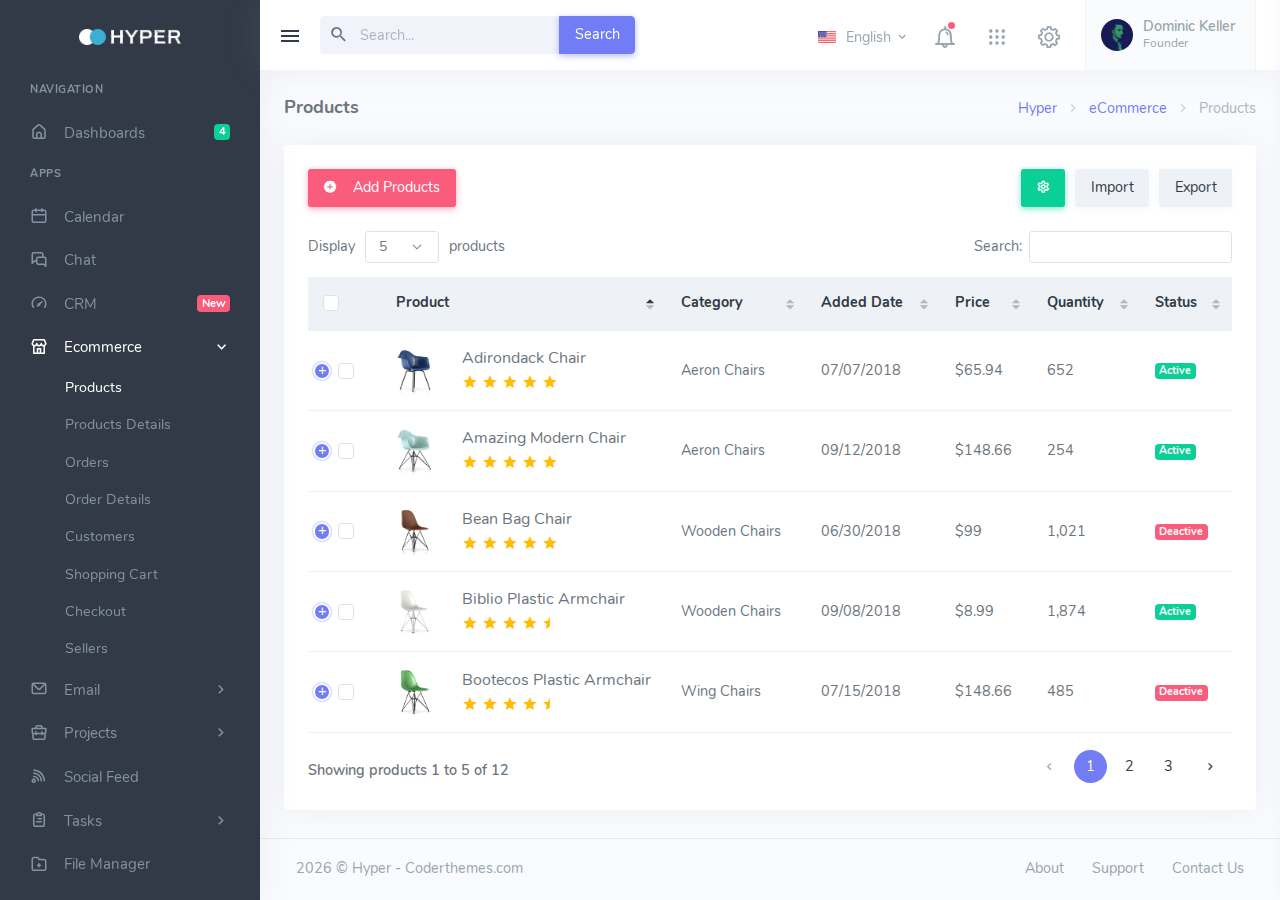
<file: apps-ecommerce-products.html>
<!DOCTYPE html>
<html lang="en">
    
<!-- Mirrored from coderthemes.com/hyper/saas/apps-ecommerce-products.html by HTTrack Website Copier/3.x [XR&CO'2014], Fri, 29 Jul 2022 10:20:50 GMT -->
<head>
        <meta charset="utf-8" />
        <title>Products | Hyper - Responsive Bootstrap 5 Admin Dashboard</title>
        <meta name="viewport" content="width=device-width, initial-scale=1.0">
        <meta content="A fully featured admin theme which can be used to build CRM, CMS, etc." name="description" />
        <meta content="Coderthemes" name="author" />
        <!-- App favicon -->
        <link rel="shortcut icon" href="assets/images/favicon.ico">

        <!-- third party css -->
        <link href="assets/css/vendor/dataTables.bootstrap5.css" rel="stylesheet" type="text/css" />
        <link href="assets/css/vendor/responsive.bootstrap5.css" rel="stylesheet" type="text/css" />
        <!-- third party css end -->

        <!-- App css -->
        <link href="assets/css/icons.min.css" rel="stylesheet" type="text/css" />
        <link href="assets/css/app.min.css" rel="stylesheet" type="text/css" id="app-style"/>

    </head>

    <body class="loading" data-layout-color="light" data-leftbar-theme="dark" data-layout-mode="fluid" data-rightbar-onstart="true">
        <!-- Begin page -->
        <div class="wrapper">
            <!-- ========== Left Sidebar Start ========== -->
            <div class="leftside-menu">
    
                <!-- LOGO -->
                <a href="index.html" class="logo text-center logo-light">
                    <span class="logo-lg">
                        <img src="assets/images/logo.png" alt="" height="16">
                    </span>
                    <span class="logo-sm">
                        <img src="assets/images/logo_sm.png" alt="" height="16">
                    </span>
                </a>

                <!-- LOGO -->
                <a href="index.html" class="logo text-center logo-dark">
                    <span class="logo-lg">
                        <img src="assets/images/logo-dark.png" alt="" height="16">
                    </span>
                    <span class="logo-sm">
                        <img src="assets/images/logo_sm_dark.png" alt="" height="16">
                    </span>
                </a>
    
                <div class="h-100" id="leftside-menu-container" data-simplebar>

                    <!--- Sidemenu -->
                    <ul class="side-nav">

                        <li class="side-nav-title side-nav-item">Navigation</li>

                        <li class="side-nav-item">
                            <a data-bs-toggle="collapse" href="#sidebarDashboards" aria-expanded="false" aria-controls="sidebarDashboards" class="side-nav-link">
                                <i class="uil-home-alt"></i>
                                <span class="badge bg-success float-end">4</span>
                                <span> Dashboards </span>
                            </a>
                            <div class="collapse" id="sidebarDashboards">
                                <ul class="side-nav-second-level">
                                    <li>
                                        <a href="dashboard-analytics.html">Analytics</a>
                                    </li>
                                    <li>
                                        <a href="index.html">Ecommerce</a>
                                    </li>
                                    <li>
                                        <a href="dashboard-projects.html">Projects</a>
                                    </li>
                                    <li>
                                        <a href="dashboard-wallet.html">E-Wallet <span class="badge rounded bg-danger font-10 float-end">New</span></a>
                                    </li>
                                </ul>
                            </div>
                        </li>

                        <li class="side-nav-title side-nav-item">Apps</li>

                        <li class="side-nav-item">
                            <a href="apps-calendar.html" class="side-nav-link">
                                <i class="uil-calender"></i>
                                <span> Calendar </span>
                            </a>
                        </li>

                        <li class="side-nav-item">
                            <a href="apps-chat.html" class="side-nav-link">
                                <i class="uil-comments-alt"></i>
                                <span> Chat </span>
                            </a>
                        </li>

                        <li class="side-nav-item">
                            <a data-bs-toggle="collapse" href="#sidebarCrm" aria-expanded="false" aria-controls="sidebarCrm" class="side-nav-link">
                                <i class="uil uil-tachometer-fast"></i>
                                <span class="badge bg-danger text-white float-end">New</span>
                                <span> CRM </span>
                            </a>
                            <div class="collapse" id="sidebarCrm">
                                <ul class="side-nav-second-level">
                                    <li>
                                        <a href="crm-dashboard.html">Dashboard</a>
                                    </li>
                                    <li>
                                        <a href="crm-projects.html">Project</a>
                                    </li>
                                    <li>
                                        <a href="crm-orders-list.html">Orders List</a>
                                    </li>
                                    <li>
                                        <a href="crm-clients.html">Clients</a>
                                    </li>
                                    <li>
                                        <a href="crm-management.html">Management</a>
                                    </li>
                                </ul>
                            </div>
                        </li>

                        <li class="side-nav-item">
                            <a data-bs-toggle="collapse" href="#sidebarEcommerce" aria-expanded="false" aria-controls="sidebarEcommerce" class="side-nav-link">
                                <i class="uil-store"></i>
                                <span> Ecommerce </span>
                                <span class="menu-arrow"></span>
                            </a>
                            <div class="collapse" id="sidebarEcommerce">
                                <ul class="side-nav-second-level">
                                    <li>
                                        <a href="apps-ecommerce-products.html">Products</a>
                                    </li>
                                    <li>
                                        <a href="apps-ecommerce-products-details.html">Products Details</a>
                                    </li>
                                    <li>
                                        <a href="apps-ecommerce-orders.html">Orders</a>
                                    </li>
                                    <li>
                                        <a href="apps-ecommerce-orders-details.html">Order Details</a>
                                    </li>
                                    <li>
                                        <a href="apps-ecommerce-customers.html">Customers</a>
                                    </li>
                                    <li>
                                        <a href="apps-ecommerce-shopping-cart.html">Shopping Cart</a>
                                    </li>
                                    <li>
                                        <a href="apps-ecommerce-checkout.html">Checkout</a>
                                    </li>
                                    <li>
                                        <a href="apps-ecommerce-sellers.html">Sellers</a>
                                    </li>
                                </ul>
                            </div>
                        </li>

                        <li class="side-nav-item">
                            <a data-bs-toggle="collapse" href="#sidebarEmail" aria-expanded="false" aria-controls="sidebarEmail" class="side-nav-link">
                                <i class="uil-envelope"></i>
                                <span> Email </span>
                                <span class="menu-arrow"></span>
                            </a>
                            <div class="collapse" id="sidebarEmail">
                                <ul class="side-nav-second-level">
                                    <li>
                                        <a href="apps-email-inbox.html">Inbox</a>
                                    </li>
                                    <li>
                                        <a href="apps-email-read.html">Read Email</a>
                                    </li>
                                </ul>
                            </div>
                        </li>

                        <li class="side-nav-item">
                            <a data-bs-toggle="collapse" href="#sidebarProjects" aria-expanded="false" aria-controls="sidebarProjects" class="side-nav-link">
                                <i class="uil-briefcase"></i>
                                <span> Projects </span>
                                <span class="menu-arrow"></span>
                            </a>
                            <div class="collapse" id="sidebarProjects">
                                <ul class="side-nav-second-level">
                                    <li>
                                        <a href="apps-projects-list.html">List</a>
                                    </li>
                                    <li>
                                        <a href="apps-projects-details.html">Details</a>
                                    </li>
                                    <li>
                                        <a href="apps-projects-gantt.html">Gantt <span class="badge rounded-pill bg-light text-dark font-10 float-end">New</span></a>
                                    </li>
                                    <li>
                                        <a href="apps-projects-add.html">Create Project</a>
                                    </li>
                                </ul>
                            </div>
                        </li>

                        <li class="side-nav-item">
                            <a href="apps-social-feed.html" class="side-nav-link">
                                <i class="uil-rss"></i>
                                <span> Social Feed </span>
                            </a>
                        </li>

                        <li class="side-nav-item">
                            <a data-bs-toggle="collapse" href="#sidebarTasks" aria-expanded="false" aria-controls="sidebarTasks" class="side-nav-link">
                                <i class="uil-clipboard-alt"></i>
                                <span> Tasks </span>
                                <span class="menu-arrow"></span>
                            </a>
                            <div class="collapse" id="sidebarTasks">
                                <ul class="side-nav-second-level">
                                    <li>
                                        <a href="apps-tasks.html">List</a>
                                    </li>
                                    <li>
                                        <a href="apps-tasks-details.html">Details</a>
                                    </li>
                                    <li>
                                        <a href="apps-kanban.html">Kanban Board</a>
                                    </li>
                                </ul>
                            </div>
                        </li>

                        <li class="side-nav-item">
                            <a href="apps-file-manager.html" class="side-nav-link">
                                <i class="uil-folder-plus"></i>
                                <span> File Manager </span>
                            </a>
                        </li>

                        <li class="side-nav-title side-nav-item">Custom</li>

                        <li class="side-nav-item">
                            <a data-bs-toggle="collapse" href="#sidebarPages" aria-expanded="false" aria-controls="sidebarPages" class="side-nav-link">
                                <i class="uil-copy-alt"></i>
                                <span> Pages </span>
                                <span class="menu-arrow"></span>
                            </a>
                            <div class="collapse" id="sidebarPages">
                                <ul class="side-nav-second-level">
                                    <li>
                                        <a href="pages-profile.html">Profile</a>
                                    </li>
                                    <li>
                                        <a href="pages-profile-2.html">Profile 2</a>
                                    </li>
                                    <li>
                                        <a href="pages-invoice.html">Invoice</a>
                                    </li>
                                    <li>
                                        <a href="pages-faq.html">FAQ</a>
                                    </li>
                                    <li>
                                        <a href="pages-pricing.html">Pricing</a>
                                    </li>
                                    <li>
                                        <a href="pages-maintenance.html">Maintenance</a>
                                    </li>
                                    <li class="side-nav-item">
                                        <a data-bs-toggle="collapse" href="#sidebarPagesAuth" aria-expanded="false" aria-controls="sidebarPagesAuth">
                                            <span> Authentication </span>
                                            <span class="menu-arrow"></span>
                                        </a>
                                        <div class="collapse" id="sidebarPagesAuth">
                                            <ul class="side-nav-third-level">
                                                <li>
                                                    <a href="pages-login.html">Login</a>
                                                </li>
                                                <li>
                                                    <a href="pages-login-2.html">Login 2</a>
                                                </li>
                                                <li>
                                                    <a href="pages-register.html">Register</a>
                                                </li>
                                                <li>
                                                    <a href="pages-register-2.html">Register 2</a>
                                                </li>
                                                <li>
                                                    <a href="pages-logout.html">Logout</a>
                                                </li>
                                                <li>
                                                    <a href="pages-logout-2.html">Logout 2</a>
                                                </li>
                                                <li>
                                                    <a href="pages-recoverpw.html">Recover Password</a>
                                                </li>
                                                <li>
                                                    <a href="pages-recoverpw-2.html">Recover Password 2</a>
                                                </li>
                                                <li>
                                                    <a href="pages-lock-screen.html">Lock Screen</a>
                                                </li>
                                                <li>
                                                    <a href="pages-lock-screen-2.html">Lock Screen 2</a>
                                                </li>
                                                <li>
                                                    <a href="pages-confirm-mail.html">Confirm Mail</a>
                                                </li>
                                                <li>
                                                    <a href="pages-confirm-mail-2.html">Confirm Mail 2</a>
                                                </li>
                                            </ul>
                                        </div>
                                    </li>
                                    <li class="side-nav-item">
                                        <a data-bs-toggle="collapse" href="#sidebarPagesError" aria-expanded="false" aria-controls="sidebarPagesError">
                                            <span> Error </span>
                                            <span class="menu-arrow"></span>
                                        </a>
                                        <div class="collapse" id="sidebarPagesError">
                                            <ul class="side-nav-third-level">
                                                <li>
                                                <a href="pages-404.html">Error 404</a>
                                            </li>
                                            <li>
                                                <a href="pages-404-alt.html">Error 404-alt</a>
                                            </li>
                                            <li>
                                                <a href="pages-500.html">Error 500</a>
                                            </li>
                                            </ul>
                                        </div>
                                    </li>
                                    <li>
                                        <a href="pages-starter.html">Starter Page</a>
                                    </li>
                                    <li>
                                        <a href="pages-preloader.html">With Preloader</a>
                                    </li>
                                    <li>
                                        <a href="pages-timeline.html">Timeline</a>
                                    </li>
                                </ul>
                            </div>
                        </li>

                        <li class="side-nav-item">
                            <a href="landing.html" target="_blank" class="side-nav-link">
                                <i class="uil-globe"></i>
                                <span class="badge bg-secondary text-light float-end">New</span>
                                <span> Landing </span>
                            </a>
                        </li>

                        <li class="side-nav-item">
                            <a data-bs-toggle="collapse" href="#sidebarLayouts" aria-expanded="false" aria-controls="sidebarLayouts" class="side-nav-link">
                                <i class="uil-window"></i>
                                <span> Layouts </span>
                                <span class="menu-arrow"></span>
                            </a>
                            <div class="collapse" id="sidebarLayouts">
                                <ul class="side-nav-second-level">
                                    <li>
                                        <a href="layouts-horizontal.html">Horizontal</a>
                                    </li>
                                    <li>
                                        <a href="layouts-detached.html">Detached</a>
                                    </li>
                                    <li>
                                        <a href="layouts-full.html">Full</a>
                                    </li>
                                </ul>
                            </div>
                        </li>
            
                        <li class="side-nav-title side-nav-item mt-1">Components</li>

                        <li class="side-nav-item">
                            <a data-bs-toggle="collapse" href="#sidebarBaseUI" aria-expanded="false" aria-controls="sidebarBaseUI" class="side-nav-link">
                                <i class="uil-box"></i>
                                <span> Base UI </span>
                                <span class="menu-arrow"></span>
                            </a>
                            <div class="collapse" id="sidebarBaseUI">
                                <ul class="side-nav-second-level">
                                    <li>
                                        <a href="ui-accordions.html">Accordions</a>
                                    </li>
                                    <li>
                                        <a href="ui-alerts.html">Alerts</a>
                                    </li>
                                    <li>
                                        <a href="ui-avatars.html">Avatars</a>
                                    </li>
                                    <li>
                                        <a href="ui-badges.html">Badges</a>
                                    </li>
                                    <li>
                                        <a href="ui-breadcrumb.html">Breadcrumb</a>
                                    </li>
                                    <li>
                                        <a href="ui-buttons.html">Buttons</a>
                                    </li>
                                    <li>
                                        <a href="ui-cards.html">Cards</a>
                                    </li>
                                    <li>
                                        <a href="ui-carousel.html">Carousel</a>
                                    </li>
                                    <li>
                                        <a href="ui-dropdowns.html">Dropdowns</a>
                                    </li>
                                    <li>
                                        <a href="ui-embed-video.html">Embed Video</a>
                                    </li>
                                    <li>
                                        <a href="ui-grid.html">Grid</a>
                                    </li>
                                    <li>
                                        <a href="ui-list-group.html">List Group</a>
                                    </li>
                                    <li>
                                        <a href="ui-modals.html">Modals</a>
                                    </li>
                                    <li>
                                        <a href="ui-notifications.html">Notifications</a>
                                    </li>
                                    <li>
                                        <a href="ui-offcanvas.html">Offcanvas</a>
                                    </li>
                                    <li>
                                        <a href="ui-placeholders.html">Placeholders</a>
                                    </li>
                                    <li>
                                        <a href="ui-pagination.html">Pagination</a>
                                    </li>
                                    <li>
                                        <a href="ui-popovers.html">Popovers</a>
                                    </li>
                                    <li>
                                        <a href="ui-progress.html">Progress</a>
                                    </li>
                                    <li>
                                        <a href="ui-ribbons.html">Ribbons</a>
                                    </li>
                                    <li>
                                        <a href="ui-spinners.html">Spinners</a>
                                    </li>
                                    <li>
                                        <a href="ui-tabs.html">Tabs</a>
                                    </li>
                                    <li>
                                        <a href="ui-tooltips.html">Tooltips</a>
                                    </li>
                                    <li>
                                        <a href="ui-typography.html">Typography</a>
                                    </li>
                                </ul>
                            </div>
                        </li>

                        <li class="side-nav-item">
                            <a data-bs-toggle="collapse" href="#sidebarExtendedUI" aria-expanded="false" aria-controls="sidebarExtendedUI" class="side-nav-link">
                                <i class="uil-package"></i>
                                <span> Extended UI </span>
                                <span class="menu-arrow"></span>
                            </a>
                            <div class="collapse" id="sidebarExtendedUI">
                                <ul class="side-nav-second-level">
                                    <li>
                                        <a href="extended-dragula.html">Dragula</a>
                                    </li>
                                    <li>
                                        <a href="extended-range-slider.html">Range Slider</a>
                                    </li>
                                    <li>
                                        <a href="extended-ratings.html">Ratings</a>
                                    </li>
                                    <li>
                                        <a href="extended-scrollbar.html">Scrollbar</a>
                                    </li>
                                    <li>
                                        <a href="extended-scrollspy.html">Scrollspy</a>
                                    </li>
                                    <li>
                                        <a href="extended-treeview.html">Treeview</a>
                                    </li>
                                </ul>
                            </div>
                        </li>

                        <li class="side-nav-item">
                            <a href="widgets.html" class="side-nav-link">
                                <i class="uil-layer-group"></i>
                                <span> Widgets </span>
                            </a>
                        </li>

                        <li class="side-nav-item">
                            <a data-bs-toggle="collapse" href="#sidebarIcons" aria-expanded="false" aria-controls="sidebarIcons" class="side-nav-link">
                                <i class="uil-streering"></i>
                                <span> Icons </span>
                                <span class="menu-arrow"></span>
                            </a>
                            <div class="collapse" id="sidebarIcons">
                                <ul class="side-nav-second-level">
                                    <li>
                                        <a href="icons-dripicons.html">Dripicons</a>
                                    </li>
                                    <li>
                                        <a href="icons-mdi.html">Material Design</a>
                                    </li>
                                    <li>
                                        <a href="icons-unicons.html">Unicons</a>
                                    </li>
                                </ul>
                            </div>
                        </li>

                        <li class="side-nav-item">
                            <a data-bs-toggle="collapse" href="#sidebarForms" aria-expanded="false" aria-controls="sidebarForms" class="side-nav-link">
                                <i class="uil-document-layout-center"></i>
                                <span> Forms </span>
                                <span class="menu-arrow"></span>
                            </a>
                            <div class="collapse" id="sidebarForms">
                                <ul class="side-nav-second-level">
                                    <li>
                                        <a href="form-elements.html">Basic Elements</a>
                                    </li>
                                    <li>
                                        <a href="form-advanced.html">Form Advanced</a>
                                    </li>
                                    <li>
                                        <a href="form-validation.html">Validation</a>
                                    </li>
                                    <li>
                                        <a href="form-wizard.html">Wizard</a>
                                    </li>
                                    <li>
                                        <a href="form-fileuploads.html">File Uploads</a>
                                    </li>
                                    <li>
                                        <a href="form-editors.html">Editors</a>
                                    </li>
                                </ul>
                            </div>
                        </li>

                        <li class="side-nav-item">
                            <a data-bs-toggle="collapse" href="#sidebarCharts" aria-expanded="false" aria-controls="sidebarCharts" class="side-nav-link">
                                <i class="uil-chart"></i>
                                <span> Charts </span>
                                <span class="menu-arrow"></span>
                            </a>
                            <div class="collapse" id="sidebarCharts">
                                <ul class="side-nav-second-level">
                                    <li class="side-nav-item">
                                        <a data-bs-toggle="collapse" href="#sidebarApexCharts" aria-expanded="false" aria-controls="sidebarApexCharts">
                                            <span> Apex Charts </span>
                                            <span class="menu-arrow"></span>
                                        </a>
                                        <div class="collapse" id="sidebarApexCharts">
                                            <ul class="side-nav-third-level">
                                                <li>
                                                    <a href="charts-apex-area.html">Area</a>
                                                </li>
                                                <li>
                                                    <a href="charts-apex-bar.html">Bar</a>
                                                </li>
                                                <li>
                                                    <a href="charts-apex-bubble.html">Bubble</a>
                                                </li>
                                                <li>
                                                    <a href="charts-apex-candlestick.html">Candlestick</a>
                                                </li>
                                                <li>
                                                    <a href="charts-apex-column.html">Column</a>
                                                </li>
                                                <li>
                                                    <a href="charts-apex-heatmap.html">Heatmap</a>
                                                </li>
                                                <li>
                                                    <a href="charts-apex-line.html">Line</a>
                                                </li>
                                                <li>
                                                    <a href="charts-apex-mixed.html">Mixed</a>
                                                </li>
                                                <li>
                                                    <a href="charts-apex-pie.html">Pie</a>
                                                </li>
                                                <li>
                                                    <a href="charts-apex-radar.html">Radar</a>
                                                </li>
                                                <li>
                                                    <a href="charts-apex-radialbar.html">RadialBar</a>
                                                </li>
                                                <li>
                                                    <a href="charts-apex-scatter.html">Scatter</a>
                                                </li>
                                                <li>
                                                    <a href="charts-apex-sparklines.html">Sparklines</a>
                                                </li>
                                            </ul>
                                        </div>
                                    </li>
                                    <li>
                                        <a href="charts-brite.html">Britecharts</a>
                                    </li>
                                    <li>
                                        <a href="charts-chartjs.html">Chartjs</a>
                                    </li>
                                    <li>
                                        <a href="charts-sparkline.html">Sparklines</a>
                                    </li>
                                </ul>
                            </div>
                        </li>

                        <li class="side-nav-item">
                            <a data-bs-toggle="collapse" href="#sidebarTables" aria-expanded="false" aria-controls="sidebarTables" class="side-nav-link">
                                <i class="uil-table"></i>
                                <span> Tables </span>
                                <span class="menu-arrow"></span>
                            </a>
                            <div class="collapse" id="sidebarTables">
                                <ul class="side-nav-second-level">
                                    <li>
                                        <a href="tables-basic.html">Basic Tables</a>
                                    </li>
                                    <li>
                                        <a href="tables-datatable.html">Data Tables</a>
                                    </li>
                                </ul>
                            </div>
                        </li>

                        <li class="side-nav-item">
                            <a data-bs-toggle="collapse" href="#sidebarMaps" aria-expanded="false" aria-controls="sidebarMaps" class="side-nav-link">
                                <i class="uil-location-point"></i>
                                <span> Maps </span>
                                <span class="menu-arrow"></span>
                            </a>
                            <div class="collapse" id="sidebarMaps">
                                <ul class="side-nav-second-level">
                                    <li>
                                        <a href="maps-google.html">Google Maps</a>
                                    </li>
                                    <li>
                                        <a href="maps-vector.html">Vector Maps</a>
                                    </li>
                                </ul>
                            </div>
                        </li>

                        <li class="side-nav-item">
                            <a data-bs-toggle="collapse" href="#sidebarMultiLevel" aria-expanded="false" aria-controls="sidebarMultiLevel" class="side-nav-link">
                                <i class="uil-folder-plus"></i>
                                <span> Multi Level </span>
                                <span class="menu-arrow"></span>
                            </a>
                            <div class="collapse" id="sidebarMultiLevel">
                                <ul class="side-nav-second-level">
                                    <li class="side-nav-item">
                                        <a data-bs-toggle="collapse" href="#sidebarSecondLevel" aria-expanded="false" aria-controls="sidebarSecondLevel">
                                            <span> Second Level </span>
                                            <span class="menu-arrow"></span>
                                        </a>
                                        <div class="collapse" id="sidebarSecondLevel">
                                            <ul class="side-nav-third-level">
                                                <li>
                                                    <a href="javascript: void(0);">Item 1</a>
                                                </li>
                                                <li>
                                                    <a href="javascript: void(0);">Item 2</a>
                                                </li>
                                            </ul>
                                        </div>
                                    </li>
                                    <li class="side-nav-item">
                                        <a data-bs-toggle="collapse" href="#sidebarThirdLevel" aria-expanded="false" aria-controls="sidebarThirdLevel">
                                            <span> Third Level </span>
                                            <span class="menu-arrow"></span>
                                        </a>
                                        <div class="collapse" id="sidebarThirdLevel">
                                            <ul class="side-nav-third-level">
                                                <li>
                                                    <a href="javascript: void(0);">Item 1</a>
                                                </li>
                                                <li class="side-nav-item">
                                                    <a data-bs-toggle="collapse" href="#sidebarFourthLevel" aria-expanded="false" aria-controls="sidebarFourthLevel">
                                                        <span> Item 2 </span>
                                                        <span class="menu-arrow"></span>
                                                    </a>
                                                    <div class="collapse" id="sidebarFourthLevel">
                                                        <ul class="side-nav-forth-level">
                                                            <li>
                                                                <a href="javascript: void(0);">Item 2.1</a>
                                                            </li>
                                                            <li>
                                                                <a href="javascript: void(0);">Item 2.2</a>
                                                            </li>
                                                        </ul>
                                                    </div>
                                                </li>
                                            </ul>
                                        </div>
                                    </li>
                                </ul>
                            </div>
                        </li>
                    </ul>

                    <!-- Help Box -->
                    <div class="help-box text-white text-center">
                        <a href="javascript: void(0);" class="float-end close-btn text-white">
                            <i class="mdi mdi-close"></i>
                        </a>
                        <img src="assets/images/help-icon.svg" height="90" alt="Helper Icon Image" />
                        <h5 class="mt-3">Unlimited Access</h5>
                        <p class="mb-3">Upgrade to plan to get access to unlimited reports</p>
                        <a href="javascript: void(0);" class="btn btn-secondary btn-sm">Upgrade</a>
                    </div>
                    <!-- end Help Box -->
                    <!-- End Sidebar -->

                    <div class="clearfix"></div>

                </div>
                <!-- Sidebar -left -->

            </div>
            <!-- Left Sidebar End -->

            <!-- ============================================================== -->
            <!-- Start Page Content here -->
            <!-- ============================================================== -->

            <div class="content-page">
                <div class="content">
                    <!-- Topbar Start -->
                    <div class="navbar-custom">
                        <ul class="list-unstyled topbar-menu float-end mb-0">
                            <li class="dropdown notification-list d-lg-none">
                                <a class="nav-link dropdown-toggle arrow-none" data-bs-toggle="dropdown" href="#" role="button" aria-haspopup="false" aria-expanded="false">
                                    <i class="dripicons-search noti-icon"></i>
                                </a>
                                <div class="dropdown-menu dropdown-menu-animated dropdown-lg p-0">
                                    <form class="p-3">
                                        <input type="text" class="form-control" placeholder="Search ..." aria-label="Recipient's username">
                                    </form>
                                </div>
                            </li>
                            <li class="dropdown notification-list topbar-dropdown">
                                <a class="nav-link dropdown-toggle arrow-none" data-bs-toggle="dropdown" href="#" role="button" aria-haspopup="false" aria-expanded="false">
                                    <img src="assets/images/flags/us.jpg" alt="user-image" class="me-0 me-sm-1" height="12"> 
                                    <span class="align-middle d-none d-sm-inline-block">English</span> <i class="mdi mdi-chevron-down d-none d-sm-inline-block align-middle"></i>
                                </a>
                                <div class="dropdown-menu dropdown-menu-end dropdown-menu-animated topbar-dropdown-menu">

                                    <!-- item-->
                                    <a href="javascript:void(0);" class="dropdown-item notify-item">
                                        <img src="assets/images/flags/germany.jpg" alt="user-image" class="me-1" height="12"> <span class="align-middle">German</span>
                                    </a>

                                    <!-- item-->
                                    <a href="javascript:void(0);" class="dropdown-item notify-item">
                                        <img src="assets/images/flags/italy.jpg" alt="user-image" class="me-1" height="12"> <span class="align-middle">Italian</span>
                                    </a>
                
                                    <!-- item-->
                                    <a href="javascript:void(0);" class="dropdown-item notify-item">
                                        <img src="assets/images/flags/spain.jpg" alt="user-image" class="me-1" height="12"> <span class="align-middle">Spanish</span>
                                    </a>

                                    <!-- item-->
                                    <a href="javascript:void(0);" class="dropdown-item notify-item">
                                        <img src="assets/images/flags/russia.jpg" alt="user-image" class="me-1" height="12"> <span class="align-middle">Russian</span>
                                    </a>

                                </div>
                            </li>

                            <li class="dropdown notification-list">
                                <a class="nav-link dropdown-toggle arrow-none" data-bs-toggle="dropdown" href="#" role="button" aria-haspopup="false" aria-expanded="false">
                                    <i class="dripicons-bell noti-icon"></i>
                                    <span class="noti-icon-badge"></span>
                                </a>
                                <div class="dropdown-menu dropdown-menu-end dropdown-menu-animated dropdown-lg">

                                    <!-- item-->
                                    <div class="dropdown-item noti-title px-3">
                                        <h5 class="m-0">
                                            <span class="float-end">
                                                <a href="javascript: void(0);" class="text-dark">
                                                    <small>Clear All</small>
                                                </a>
                                            </span>Notification
                                        </h5>
                                    </div>

                                    <div class="px-3" style="max-height: 300px;" data-simplebar>

                                        <h5 class="text-muted font-13 fw-normal mt-0">Today</h5>
                                        <!-- item-->
                                        <a href="javascript:void(0);" class="dropdown-item p-0 notify-item card unread-noti shadow-none mb-2">
                                            <div class="card-body">
                                                <span class="float-end noti-close-btn text-muted"><i class="mdi mdi-close"></i></span>   
                                                <div class="d-flex align-items-center">
                                                    <div class="flex-shrink-0">
                                                        <div class="notify-icon bg-primary">
                                                            <i class="mdi mdi-comment-account-outline"></i>
                                                        </div>
                                                    </div>
                                                    <div class="flex-grow-1 text-truncate ms-2">
                                                        <h5 class="noti-item-title fw-semibold font-14">Datacorp <small class="fw-normal text-muted ms-1">1 min ago</small></h5>
                                                        <small class="noti-item-subtitle text-muted">Caleb Flakelar commented on Admin</small>
                                                    </div>
                                                  </div>
                                            </div>
                                        </a>

                                        <!-- item-->
                                        <a href="javascript:void(0);" class="dropdown-item p-0 notify-item card read-noti shadow-none mb-2">
                                            <div class="card-body">
                                                <span class="float-end noti-close-btn text-muted"><i class="mdi mdi-close"></i></span>   
                                                <div class="d-flex align-items-center">
                                                    <div class="flex-shrink-0">
                                                        <div class="notify-icon bg-info">
                                                            <i class="mdi mdi-account-plus"></i>
                                                        </div>
                                                    </div>
                                                    <div class="flex-grow-1 text-truncate ms-2">
                                                        <h5 class="noti-item-title fw-semibold font-14">Admin <small class="fw-normal text-muted ms-1">1 hours ago</small></h5>
                                                        <small class="noti-item-subtitle text-muted">New user registered</small>
                                                    </div>
                                                  </div>
                                            </div>
                                        </a>

                                        <h5 class="text-muted font-13 fw-normal mt-0">Yesterday</h5>

                                        <!-- item-->
                                        <a href="javascript:void(0);" class="dropdown-item p-0 notify-item card read-noti shadow-none mb-2">
                                            <div class="card-body">
                                                <span class="float-end noti-close-btn text-muted"><i class="mdi mdi-close"></i></span>   
                                                <div class="d-flex align-items-center">
                                                    <div class="flex-shrink-0">
                                                        <div class="notify-icon">
                                                            <img src="assets/images/users/avatar-2.jpg" class="img-fluid rounded-circle" alt="" />
                                                        </div>
                                                    </div>
                                                    <div class="flex-grow-1 text-truncate ms-2">
                                                        <h5 class="noti-item-title fw-semibold font-14">Cristina Pride <small class="fw-normal text-muted ms-1">1 day ago</small></h5>
                                                        <small class="noti-item-subtitle text-muted">Hi, How are you? What about our next meeting</small>
                                                    </div>
                                                  </div>
                                            </div>
                                        </a>

                                        <h5 class="text-muted font-13 fw-normal mt-0">30 Dec 2021</h5>

                                        <!-- item-->
                                        <a href="javascript:void(0);" class="dropdown-item p-0 notify-item card read-noti shadow-none mb-2">
                                            <div class="card-body">
                                                <span class="float-end noti-close-btn text-muted"><i class="mdi mdi-close"></i></span>   
                                                <div class="d-flex align-items-center">
                                                    <div class="flex-shrink-0">
                                                        <div class="notify-icon bg-primary">
                                                            <i class="mdi mdi-comment-account-outline"></i>
                                                        </div>
                                                    </div>
                                                    <div class="flex-grow-1 text-truncate ms-2">
                                                        <h5 class="noti-item-title fw-semibold font-14">Datacorp</h5>
                                                        <small class="noti-item-subtitle text-muted">Caleb Flakelar commented on Admin</small>
                                                    </div>
                                                  </div>
                                            </div>
                                        </a>

                                         <!-- item-->
                                         <a href="javascript:void(0);" class="dropdown-item p-0 notify-item card read-noti shadow-none mb-2">
                                            <div class="card-body">
                                                <span class="float-end noti-close-btn text-muted"><i class="mdi mdi-close"></i></span>   
                                                <div class="d-flex align-items-center">
                                                    <div class="flex-shrink-0">
                                                        <div class="notify-icon">
                                                            <img src="assets/images/users/avatar-4.jpg" class="img-fluid rounded-circle" alt="" />
                                                        </div>
                                                    </div>
                                                    <div class="flex-grow-1 text-truncate ms-2">
                                                        <h5 class="noti-item-title fw-semibold font-14">Karen Robinson</h5>
                                                        <small class="noti-item-subtitle text-muted">Wow ! this admin looks good and awesome design</small>
                                                    </div>
                                                  </div>
                                            </div>
                                        </a>

                                        <div class="text-center">
                                            <i class="mdi mdi-dots-circle mdi-spin text-muted h3 mt-0"></i>
                                        </div>
                                    </div>

                                    <!-- All-->
                                    <a href="javascript:void(0);" class="dropdown-item text-center text-primary notify-item border-top border-light py-2">
                                        View All
                                    </a>

                                </div>
                            </li>

                            <li class="dropdown notification-list d-none d-sm-inline-block">
                                <a class="nav-link dropdown-toggle arrow-none" data-bs-toggle="dropdown" href="#" role="button" aria-haspopup="false" aria-expanded="false">
                                    <i class="dripicons-view-apps noti-icon"></i>
                                </a>
                                <div class="dropdown-menu dropdown-menu-end dropdown-menu-animated dropdown-lg p-0">

                                    <div class="p-2">
                                        <div class="row g-0">
                                            <div class="col">
                                                <a class="dropdown-icon-item" href="#">
                                                    <img src="assets/images/brands/slack.png" alt="slack">
                                                    <span>Slack</span>
                                                </a>
                                            </div>
                                            <div class="col">
                                                <a class="dropdown-icon-item" href="#">
                                                    <img src="assets/images/brands/github.png" alt="Github">
                                                    <span>GitHub</span>
                                                </a>
                                            </div>
                                            <div class="col">
                                                <a class="dropdown-icon-item" href="#">
                                                    <img src="assets/images/brands/dribbble.png" alt="dribbble">
                                                    <span>Dribbble</span>
                                                </a>
                                            </div>
                                        </div>

                                        <div class="row g-0">
                                            <div class="col">
                                                <a class="dropdown-icon-item" href="#">
                                                    <img src="assets/images/brands/bitbucket.png" alt="bitbucket">
                                                    <span>Bitbucket</span>
                                                </a>
                                            </div>
                                            <div class="col">
                                                <a class="dropdown-icon-item" href="#">
                                                    <img src="assets/images/brands/dropbox.png" alt="dropbox">
                                                    <span>Dropbox</span>
                                                </a>
                                            </div>
                                            <div class="col">
                                                <a class="dropdown-icon-item" href="#">
                                                    <img src="assets/images/brands/g-suite.png" alt="G Suite">
                                                    <span>G Suite</span>
                                                </a>
                                            </div>
                                        </div> <!-- end row-->
                                    </div>

                                </div>
                            </li>

                            <li class="notification-list">
                                <a class="nav-link end-bar-toggle" href="javascript: void(0);">
                                    <i class="dripicons-gear noti-icon"></i>
                                </a>
                            </li>

                            <li class="dropdown notification-list">
                                <a class="nav-link dropdown-toggle nav-user arrow-none me-0" data-bs-toggle="dropdown" href="#" role="button" aria-haspopup="false"
                                    aria-expanded="false">
                                    <span class="account-user-avatar"> 
                                        <img src="assets/images/users/avatar-1.jpg" alt="user-image" class="rounded-circle">
                                    </span>
                                    <span>
                                        <span class="account-user-name">Dominic Keller</span>
                                        <span class="account-position">Founder</span>
                                    </span>
                                </a>
                                <div class="dropdown-menu dropdown-menu-end dropdown-menu-animated topbar-dropdown-menu profile-dropdown">
                                    <!-- item-->
                                    <div class=" dropdown-header noti-title">
                                        <h6 class="text-overflow m-0">Welcome !</h6>
                                    </div>

                                    <!-- item-->
                                    <a href="javascript:void(0);" class="dropdown-item notify-item">
                                        <i class="mdi mdi-account-circle me-1"></i>
                                        <span>My Account</span>
                                    </a>

                                    <!-- item-->
                                    <a href="javascript:void(0);" class="dropdown-item notify-item">
                                        <i class="mdi mdi-account-edit me-1"></i>
                                        <span>Settings</span>
                                    </a>

                                    <!-- item-->
                                    <a href="javascript:void(0);" class="dropdown-item notify-item">
                                        <i class="mdi mdi-lifebuoy me-1"></i>
                                        <span>Support</span>
                                    </a>

                                    <!-- item-->
                                    <a href="javascript:void(0);" class="dropdown-item notify-item">
                                        <i class="mdi mdi-lock-outline me-1"></i>
                                        <span>Lock Screen</span>
                                    </a>

                                    <!-- item-->
                                    <a href="javascript:void(0);" class="dropdown-item notify-item">
                                        <i class="mdi mdi-logout me-1"></i>
                                        <span>Logout</span>
                                    </a>
                                </div>
                            </li>

                        </ul>
                        <button class="button-menu-mobile open-left">
                            <i class="mdi mdi-menu"></i>
                        </button>
                        <div class="app-search dropdown d-none d-lg-block">
                            <form>
                                <div class="input-group">
                                    <input type="text" class="form-control dropdown-toggle"  placeholder="Search..." id="top-search">
                                    <span class="mdi mdi-magnify search-icon"></span>
                                    <button class="input-group-text btn-primary" type="submit">Search</button>
                                </div>
                            </form>

                            <div class="dropdown-menu dropdown-menu-animated dropdown-lg" id="search-dropdown">
                                <!-- item-->
                                <div class="dropdown-header noti-title">
                                    <h5 class="text-overflow mb-2">Found <span class="text-danger">17</span> results</h5>
                                </div>

                                <!-- item-->
                                <a href="javascript:void(0);" class="dropdown-item notify-item">
                                    <i class="uil-notes font-16 me-1"></i>
                                    <span>Analytics Report</span>
                                </a>

                                <!-- item-->
                                <a href="javascript:void(0);" class="dropdown-item notify-item">
                                    <i class="uil-life-ring font-16 me-1"></i>
                                    <span>How can I help you?</span>
                                </a>

                                <!-- item-->
                                <a href="javascript:void(0);" class="dropdown-item notify-item">
                                    <i class="uil-cog font-16 me-1"></i>
                                    <span>User profile settings</span>
                                </a>

                                <!-- item-->
                                <div class="dropdown-header noti-title">
                                    <h6 class="text-overflow mb-2 text-uppercase">Users</h6>
                                </div>

                                <div class="notification-list">
                                    <!-- item-->
                                    <a href="javascript:void(0);" class="dropdown-item notify-item">
                                        <div class="d-flex">
                                            <img class="d-flex me-2 rounded-circle" src="assets/images/users/avatar-2.jpg" alt="Generic placeholder image" height="32">
                                            <div class="w-100">
                                                <h5 class="m-0 font-14">Erwin Brown</h5>
                                                <span class="font-12 mb-0">UI Designer</span>
                                            </div>
                                        </div>
                                    </a>

                                    <!-- item-->
                                    <a href="javascript:void(0);" class="dropdown-item notify-item">
                                        <div class="d-flex">
                                            <img class="d-flex me-2 rounded-circle" src="assets/images/users/avatar-5.jpg" alt="Generic placeholder image" height="32">
                                            <div class="w-100">
                                                <h5 class="m-0 font-14">Jacob Deo</h5>
                                                <span class="font-12 mb-0">Developer</span>
                                            </div>
                                        </div>
                                    </a>
                                </div>
                            </div>
                        </div>
                    </div>
                    <!-- end Topbar -->

                    <!-- Start Content-->
                    <div class="container-fluid">
                        
                        <!-- start page title -->
                        <div class="row">
                            <div class="col-12">
                                <div class="page-title-box">
                                    <div class="page-title-right">
                                        <ol class="breadcrumb m-0">
                                            <li class="breadcrumb-item"><a href="javascript: void(0);">Hyper</a></li>
                                            <li class="breadcrumb-item"><a href="javascript: void(0);">eCommerce</a></li>
                                            <li class="breadcrumb-item active">Products</li>
                                        </ol>
                                    </div>
                                    <h4 class="page-title">Products</h4>
                                </div>
                            </div>
                        </div>
                        <!-- end page title --> 

                        <div class="row">
                            <div class="col-12">
                                <div class="card">
                                    <div class="card-body">
                                        <div class="row mb-2">
                                            <div class="col-sm-5">
                                                <a href="javascript:void(0);" class="btn btn-danger mb-2"><i class="mdi mdi-plus-circle me-2"></i> Add Products</a>
                                            </div>
                                            <div class="col-sm-7">
                                                <div class="text-sm-end">
                                                    <button type="button" class="btn btn-success mb-2 me-1"><i class="mdi mdi-cog-outline"></i></button>
                                                    <button type="button" class="btn btn-light mb-2 me-1">Import</button>
                                                    <button type="button" class="btn btn-light mb-2">Export</button>
                                                </div>
                                            </div><!-- end col-->
                                        </div>
                
                                        <div class="table-responsive">
                                            <table class="table table-centered w-100 dt-responsive nowrap" id="products-datatable">
                                                <thead class="table-light">
                                                    <tr>
                                                        <th class="all" style="width: 20px;">
                                                            <div class="form-check">
                                                                <input type="checkbox" class="form-check-input" id="customCheck1">
                                                                <label class="form-check-label" for="customCheck1">&nbsp;</label>
                                                            </div>
                                                        </th>
                                                        <th class="all">Product</th>
                                                        <th>Category</th>
                                                        <th>Added Date</th>
                                                        <th>Price</th>
                                                        <th>Quantity</th>
                                                        <th>Status</th>
                                                        <th style="width: 85px;">Action</th>
                                                    </tr>
                                                </thead>
                                                <tbody>
                                                    <tr>
                                                        <td>
                                                            <div class="form-check">
                                                                <input type="checkbox" class="form-check-input" id="customCheck2">
                                                                <label class="form-check-label" for="customCheck2">&nbsp;</label>
                                                            </div>
                                                        </td>
                                                        <td>
                                                            <img src="assets/images/products/product-1.jpg" alt="contact-img" title="contact-img" class="rounded me-3" height="48" />
                                                            <p class="m-0 d-inline-block align-middle font-16">
                                                                <a href="apps-ecommerce-products-details.html" class="text-body">Amazing Modern Chair</a>
                                                                <br/>
                                                                <span class="text-warning mdi mdi-star"></span>
                                                                <span class="text-warning mdi mdi-star"></span>
                                                                <span class="text-warning mdi mdi-star"></span>
                                                                <span class="text-warning mdi mdi-star"></span>
                                                                <span class="text-warning mdi mdi-star"></span>
                                                            </p>
                                                        </td>
                                                        <td>
                                                            Aeron Chairs
                                                        </td>
                                                        <td>
                                                            09/12/2018
                                                        </td>
                                                        <td>
                                                            $148.66
                                                        </td>
                    
                                                        <td>
                                                            254
                                                        </td>
                                                        <td>
                                                            <span class="badge bg-success">Active</span>
                                                        </td>
                    
                                                        <td class="table-action">
                                                            <a href="javascript:void(0);" class="action-icon"> <i class="mdi mdi-eye"></i></a>
                                                            <a href="javascript:void(0);" class="action-icon"> <i class="mdi mdi-square-edit-outline"></i></a>
                                                            <a href="javascript:void(0);" class="action-icon"> <i class="mdi mdi-delete"></i></a>
                                                        </td>
                                                    </tr>
                                                    
                                                    <tr>
                                                        <td>
                                                            <div class="form-check">
                                                                <input type="checkbox" class="form-check-input" id="customCheck3">
                                                                <label class="form-check-label" for="customCheck3">&nbsp;</label>
                                                            </div>
                                                        </td>
                                                        <td>
                                                            <img src="assets/images/products/product-4.jpg" alt="contact-img" title="contact-img" class="rounded me-3" height="48" />
                                                            <p class="m-0 d-inline-block align-middle font-16">
                                                                <a href="apps-ecommerce-products-details.html" class="text-body">Biblio Plastic Armchair</a>
                                                                <br/>
                                                                <span class="text-warning mdi mdi-star"></span>
                                                                <span class="text-warning mdi mdi-star"></span>
                                                                <span class="text-warning mdi mdi-star"></span>
                                                                <span class="text-warning mdi mdi-star"></span>
                                                                <span class="text-warning mdi mdi-star-half"></span>
                                                            </p>
                                                        </td>
                                                        <td>
                                                            Wooden Chairs
                                                        </td>
                                                        <td>
                                                            09/08/2018
                                                        </td>
                                                        <td>
                                                            $8.99
                                                        </td>
                    
                                                        <td>
                                                            1,874
                                                        </td>
                                                        <td>
                                                            <span class="badge bg-success">Active</span>
                                                        </td>
                                                        <td class="table-action">
                                                            <a href="javascript:void(0);" class="action-icon"> <i class="mdi mdi-eye"></i></a>
                                                            <a href="javascript:void(0);" class="action-icon"> <i class="mdi mdi-square-edit-outline"></i></a>
                                                            <a href="javascript:void(0);" class="action-icon"> <i class="mdi mdi-delete"></i></a>
                                                        </td>
                                                    </tr>
                                                    <tr>
                                                        <td>
                                                            <div class="form-check">
                                                                <input type="checkbox" class="form-check-input" id="customCheck4">
                                                                <label class="form-check-label" for="customCheck4">&nbsp;</label>
                                                            </div>
                                                        </td>
                                                        <td>
                                                            <img src="assets/images/products/product-3.jpg" alt="contact-img" title="contact-img" class="rounded me-3" height="48" />
                                                            <p class="m-0 d-inline-block align-middle font-16">
                                                                <a href="apps-ecommerce-products-details.html" class="text-body">Branded Wooden Chair</a>
                                                                <br/>
                                                                <span class="text-warning mdi mdi-star"></span>
                                                                <span class="text-warning mdi mdi-star"></span>
                                                                <span class="text-warning mdi mdi-star"></span>
                                                                <span class="text-warning mdi mdi-star"></span>
                                                                <span class="text-warning mdi mdi-star-outline"></span>
                                                            </p>
                                                        </td>
                                                        <td>
                                                            Dining Chairs
                                                        </td>
                                                        <td>
                                                            09/05/2018
                                                        </td>
                                                        <td>
                                                            $68.32
                                                        </td>
                    
                                                        <td>
                                                            2,541
                                                        </td>
                                                        <td>
                                                            <span class="badge bg-success">Active</span>
                                                        </td>
                    
                                                        <td class="table-action">
                                                            <a href="javascript:void(0);" class="action-icon"> <i class="mdi mdi-eye"></i></a>
                                                            <a href="javascript:void(0);" class="action-icon"> <i class="mdi mdi-square-edit-outline"></i></a>
                                                            <a href="javascript:void(0);" class="action-icon"> <i class="mdi mdi-delete"></i></a>
                                                        </td>
                                                    </tr>
                                                    <tr>
                                                        <td>
                                                            <div class="form-check">
                                                                <input type="checkbox" class="form-check-input" id="customCheck5">
                                                                <label class="form-check-label" for="customCheck5">&nbsp;</label>
                                                            </div>
                                                        </td>
                                                        <td>
                                                            <img src="assets/images/products/product-4.jpg" alt="contact-img" title="contact-img" class="rounded me-3" height="48" />
                                                            <p class="m-0 d-inline-block align-middle font-16">
                                                                <a href="apps-ecommerce-products-details.html" class="text-body">Designer Awesome Chair</a>
                                                                <br/>
                                                                <span class="text-warning mdi mdi-star"></span>
                                                                <span class="text-warning mdi mdi-star"></span>
                                                                <span class="text-warning mdi mdi-star"></span>
                                                                <span class="text-warning mdi mdi-star-half"></span>
                                                                <span class="text-warning mdi mdi-star-outline"></span>
                                                            </p>
                                                        </td>
                                                        <td>
                                                            Baby Chairs
                                                        </td>
                                                        <td>
                                                            08/23/2018
                                                        </td>
                                                        <td>
                                                            $112.00
                                                        </td>
                    
                                                        <td>
                                                            3,540
                                                        </td>
                                                        <td>
                                                            <span class="badge bg-success">Active</span>
                                                        </td>
                    
                                                        <td class="table-action">
                                                            <a href="javascript:void(0);" class="action-icon"> <i class="mdi mdi-eye"></i></a>
                                                            <a href="javascript:void(0);" class="action-icon"> <i class="mdi mdi-square-edit-outline"></i></a>
                                                            <a href="javascript:void(0);" class="action-icon"> <i class="mdi mdi-delete"></i></a>
                                                        </td>
                                                    </tr>
                                                    <tr>
                                                        <td>
                                                            <div class="form-check">
                                                                <input type="checkbox" class="form-check-input" id="customCheck6">
                                                                <label class="form-check-label" for="customCheck6">&nbsp;</label>
                                                            </div>
                                                        </td>
                                                        <td>
                                                            <img src="assets/images/products/product-5.jpg" alt="contact-img" title="contact-img" class="rounded me-3" height="48" />
                                                            <p class="m-0 d-inline-block align-middle font-16">
                                                                <a href="apps-ecommerce-products-details.html" class="text-body">Cardan Armchair</a>
                                                                <br/>
                                                                <span class="text-warning mdi mdi-star"></span>
                                                                <span class="text-warning mdi mdi-star"></span>
                                                                <span class="text-warning mdi mdi-star"></span>
                                                                <span class="text-warning mdi mdi-star"></span>
                                                                <span class="text-warning mdi mdi-star"></span>
                                                            </p>
                                                        </td>
                                                        <td>
                                                            Plastic Armchair
                                                        </td>
                                                        <td>
                                                            08/02/2018
                                                        </td>
                                                        <td>
                                                            $59.69
                                                        </td>
                    
                                                        <td>
                                                            26
                                                        </td>
                                                        <td>
                                                            <span class="badge bg-success">Active</span>
                                                        </td>
                    
                                                        <td class="table-action">
                                                            <a href="javascript:void(0);" class="action-icon"> <i class="mdi mdi-eye"></i></a>
                                                            <a href="javascript:void(0);" class="action-icon"> <i class="mdi mdi-square-edit-outline"></i></a>
                                                            <a href="javascript:void(0);" class="action-icon"> <i class="mdi mdi-delete"></i></a>
                                                        </td>
                                                    </tr>
                                                    <tr>
                                                        <td>
                                                            <div class="form-check">
                                                                <input type="checkbox" class="form-check-input" id="customCheck7">
                                                                <label class="form-check-label" for="customCheck7">&nbsp;</label>
                                                            </div>
                                                        </td>
                                                        <td>
                                                            <img src="assets/images/products/product-3.jpg" alt="contact-img" title="contact-img" class="rounded me-3" height="48" />
                                                            <p class="m-0 d-inline-block align-middle font-16">
                                                                <a href="apps-ecommerce-products-details.html" class="text-body">Bootecos Plastic Armchair</a>
                                                                <br/>
                                                                <span class="text-warning mdi mdi-star"></span>
                                                                <span class="text-warning mdi mdi-star"></span>
                                                                <span class="text-warning mdi mdi-star"></span>
                                                                <span class="text-warning mdi mdi-star"></span>
                                                                <span class="text-warning mdi mdi-star-half"></span>
                                                            </p>
                                                        </td>
                                                        <td>
                                                            Wing Chairs
                                                        </td>
                                                        <td>
                                                            07/15/2018
                                                        </td>
                                                        <td>
                                                            $148.66
                                                        </td>
                    
                                                        <td>
                                                            485
                                                        </td>
                                                        <td>
                                                            <span class="badge bg-danger">Deactive</span>
                                                        </td>
                    
                                                        <td class="table-action">
                                                            <a href="javascript:void(0);" class="action-icon"> <i class="mdi mdi-eye"></i></a>
                                                            <a href="javascript:void(0);" class="action-icon"> <i class="mdi mdi-square-edit-outline"></i></a>
                                                            <a href="javascript:void(0);" class="action-icon"> <i class="mdi mdi-delete"></i></a>
                                                        </td>
                                                    </tr>

                                                    <tr>
                                                        <td>
                                                            <div class="form-check">
                                                                <input type="checkbox" class="form-check-input" id="customCheck8">
                                                                <label class="form-check-label" for="customCheck8">&nbsp;</label>
                                                            </div>
                                                        </td>
                                                        <td>
                                                            <img src="assets/images/products/product-6.jpg" alt="contact-img" title="contact-img" class="rounded me-3" height="48" />
                                                            <p class="m-0 d-inline-block align-middle font-16">
                                                                <a href="apps-ecommerce-products-details.html" class="text-body">Adirondack Chair</a>
                                                                <br/>
                                                                <span class="text-warning mdi mdi-star"></span>
                                                                <span class="text-warning mdi mdi-star"></span>
                                                                <span class="text-warning mdi mdi-star"></span>
                                                                <span class="text-warning mdi mdi-star"></span>
                                                                <span class="text-warning mdi mdi-star"></span>
                                                            </p>
                                                        </td>
                                                        <td>
                                                            Aeron Chairs
                                                        </td>
                                                        <td>
                                                            07/07/2018
                                                        </td>
                                                        <td>
                                                            $65.94
                                                        </td>
                    
                                                        <td>
                                                            652
                                                        </td>
                                                        <td>
                                                            <span class="badge bg-success">Active</span>
                                                        </td>
                    
                                                        <td class="table-action">
                                                            <a href="javascript:void(0);" class="action-icon"> <i class="mdi mdi-eye"></i></a>
                                                            <a href="javascript:void(0);" class="action-icon"> <i class="mdi mdi-square-edit-outline"></i></a>
                                                            <a href="javascript:void(0);" class="action-icon"> <i class="mdi mdi-delete"></i></a>
                                                        </td>
                                                    </tr>
                                                    
                                                    <tr>
                                                        <td>
                                                            <div class="form-check">
                                                                <input type="checkbox" class="form-check-input" id="customCheck9">
                                                                <label class="form-check-label" for="customCheck9">&nbsp;</label>
                                                            </div>
                                                        </td>
                                                        <td>
                                                            <img src="assets/images/products/product-2.jpg" alt="contact-img" title="contact-img" class="rounded me-3" height="48" />
                                                            <p class="m-0 d-inline-block align-middle font-16">
                                                                <a href="apps-ecommerce-products-details.html" class="text-body">Bean Bag Chair</a>
                                                                <br/>
                                                                <span class="text-warning mdi mdi-star"></span>
                                                                <span class="text-warning mdi mdi-star"></span>
                                                                <span class="text-warning mdi mdi-star"></span>
                                                                <span class="text-warning mdi mdi-star"></span>
                                                                <span class="text-warning mdi mdi-star"></span>
                                                            </p>
                                                        </td>
                                                        <td>
                                                            Wooden Chairs
                                                        </td>
                                                        <td>
                                                            06/30/2018
                                                        </td>
                                                        <td>
                                                            $99
                                                        </td>
                    
                                                        <td>
                                                            1,021
                                                        </td>
                                                        <td>
                                                            <span class="badge bg-danger">Deactive</span>
                                                        </td>
                                                        <td class="table-action">
                                                            <a href="javascript:void(0);" class="action-icon"> <i class="mdi mdi-eye"></i></a>
                                                            <a href="javascript:void(0);" class="action-icon"> <i class="mdi mdi-square-edit-outline"></i></a>
                                                            <a href="javascript:void(0);" class="action-icon"> <i class="mdi mdi-delete"></i></a>
                                                        </td>
                                                    </tr>
                                                    <tr>
                                                        <td>
                                                            <div class="form-check">
                                                                <input type="checkbox" class="form-check-input" id="customCheck10">
                                                                <label class="form-check-label" for="customCheck10">&nbsp;</label>
                                                            </div>
                                                        </td>
                                                        <td>
                                                            <img src="assets/images/products/product-3.jpg" alt="contact-img" title="contact-img" class="rounded me-3" height="48" />
                                                            <p class="m-0 d-inline-block align-middle font-16">
                                                                <a href="apps-ecommerce-products-details.html" class="text-body">The butterfly chair</a>
                                                                <br/>
                                                                <span class="text-warning mdi mdi-star"></span>
                                                                <span class="text-warning mdi mdi-star"></span>
                                                                <span class="text-warning mdi mdi-star"></span>
                                                                <span class="text-warning mdi mdi-star"></span>
                                                                <span class="text-warning mdi mdi-star-half"></span>
                                                            </p>
                                                        </td>
                                                        <td>
                                                            Dining Chairs
                                                        </td>
                                                        <td>
                                                            06/19/2018
                                                        </td>
                                                        <td>
                                                            $58
                                                        </td>
                    
                                                        <td>
                                                            874
                                                        </td>
                                                        <td>
                                                            <span class="badge bg-success">Active</span>
                                                        </td>
                    
                                                        <td class="table-action">
                                                            <a href="javascript:void(0);" class="action-icon"> <i class="mdi mdi-eye"></i></a>
                                                            <a href="javascript:void(0);" class="action-icon"> <i class="mdi mdi-square-edit-outline"></i></a>
                                                            <a href="javascript:void(0);" class="action-icon"> <i class="mdi mdi-delete"></i></a>
                                                        </td>
                                                    </tr>
                                                    <tr>
                                                        <td>
                                                            <div class="form-check">
                                                                <input type="checkbox" class="form-check-input" id="customCheck11">
                                                                <label class="form-check-label" for="customCheck11">&nbsp;</label>
                                                            </div>
                                                        </td>
                                                        <td>
                                                            <img src="assets/images/products/product-4.jpg" alt="contact-img" title="contact-img" class="rounded me-3" height="48" />
                                                            <p class="m-0 d-inline-block align-middle font-16">
                                                                <a href="apps-ecommerce-products-details.html" class="text-body">Eames Lounge Chair</a>
                                                                <br/>
                                                                <span class="text-warning mdi mdi-star"></span>
                                                                <span class="text-warning mdi mdi-star"></span>
                                                                <span class="text-warning mdi mdi-star"></span>
                                                                <span class="text-warning mdi mdi-star"></span>
                                                                <span class="text-warning mdi mdi-star-half"></span>
                                                            </p>
                                                        </td>
                                                        <td>
                                                            Baby Chairs
                                                        </td>
                                                        <td>
                                                            05/06/2018
                                                        </td>
                                                        <td>
                                                            $39.5
                                                        </td>
                    
                                                        <td>
                                                            1,254
                                                        </td>
                                                        <td>
                                                            <span class="badge bg-success">Active</span>
                                                        </td>
                    
                                                        <td class="table-action">
                                                            <a href="javascript:void(0);" class="action-icon"> <i class="mdi mdi-eye"></i></a>
                                                            <a href="javascript:void(0);" class="action-icon"> <i class="mdi mdi-square-edit-outline"></i></a>
                                                            <a href="javascript:void(0);" class="action-icon"> <i class="mdi mdi-delete"></i></a>
                                                        </td>
                                                    </tr>
                                                    <tr>
                                                        <td>
                                                            <div class="form-check">
                                                                <input type="checkbox" class="form-check-input" id="customCheck12">
                                                                <label class="form-check-label" for="customCheck12">&nbsp;</label>
                                                            </div>
                                                        </td>
                                                        <td>
                                                            <img src="assets/images/products/product-5.jpg" alt="contact-img" title="contact-img" class="rounded me-3" height="48" />
                                                            <p class="m-0 d-inline-block align-middle font-16">
                                                                <a href="apps-ecommerce-products-details.html" class="text-body">Farthingale Chair</a>
                                                                <br/>
                                                                <span class="text-warning mdi mdi-star"></span>
                                                                <span class="text-warning mdi mdi-star"></span>
                                                                <span class="text-warning mdi mdi-star"></span>
                                                                <span class="text-warning mdi mdi-star"></span>
                                                                <span class="text-warning mdi mdi-star-half"></span>
                                                            </p>
                                                        </td>
                                                        <td>
                                                            Plastic Armchair
                                                        </td>
                                                        <td>
                                                            04/09/2018
                                                        </td>
                                                        <td>
                                                            $78.66
                                                        </td>
                    
                                                        <td>
                                                            524
                                                        </td>
                                                        <td>
                                                            <span class="badge bg-danger">Deactive</span>
                                                        </td>
                    
                                                        <td class="table-action">
                                                            <a href="javascript:void(0);" class="action-icon"> <i class="mdi mdi-eye"></i></a>
                                                            <a href="javascript:void(0);" class="action-icon"> <i class="mdi mdi-square-edit-outline"></i></a>
                                                            <a href="javascript:void(0);" class="action-icon"> <i class="mdi mdi-delete"></i></a>
                                                        </td>
                                                    </tr>
                                                    <tr>
                                                        <td>
                                                            <div class="form-check">
                                                                <input type="checkbox" class="form-check-input" id="customCheck13">
                                                                <label class="form-check-label" for="customCheck13">&nbsp;</label>
                                                            </div>
                                                        </td>
                                                        <td>
                                                            <img src="assets/images/products/product-6.jpg" alt="contact-img" title="contact-img" class="rounded me-3" height="48" />
                                                            <p class="m-0 d-inline-block align-middle font-16">
                                                                <a href="apps-ecommerce-products-details.html" class="text-body">Unpowered aircraft</a>
                                                                <br/>
                                                                <span class="text-warning mdi mdi-star"></span>
                                                                <span class="text-warning mdi mdi-star"></span>
                                                                <span class="text-warning mdi mdi-star"></span>
                                                                <span class="text-warning mdi mdi-star"></span>
                                                                <span class="text-warning mdi mdi-star-half"></span>
                                                            </p>
                                                        </td>
                                                        <td>
                                                            Wing Chairs
                                                        </td>
                                                        <td>
                                                            03/24/2018
                                                        </td>
                                                        <td>
                                                            $49
                                                        </td>
                    
                                                        <td>
                                                            204
                                                        </td>
                                                        <td>
                                                            <span class="badge bg-danger">Deactive</span>
                                                        </td>
                    
                                                        <td class="table-action">
                                                            <a href="javascript:void(0);" class="action-icon"> <i class="mdi mdi-eye"></i></a>
                                                            <a href="javascript:void(0);" class="action-icon"> <i class="mdi mdi-square-edit-outline"></i></a>
                                                            <a href="javascript:void(0);" class="action-icon"> <i class="mdi mdi-delete"></i></a>
                                                        </td>
                                                    </tr>
                                                </tbody>
                                            </table>
                                        </div>
                                    </div> <!-- end card-body-->
                                </div> <!-- end card-->
                            </div> <!-- end col -->
                        </div>
                        <!-- end row -->        
                        
                    </div> <!-- container -->

                </div> <!-- content -->

                <!-- Footer Start -->
                <footer class="footer">
                    <div class="container-fluid">
                        <div class="row">
                            <div class="col-md-6">
                                <script>document.write(new Date().getFullYear())</script> © Hyper - Coderthemes.com
                            </div>
                            <div class="col-md-6">
                                <div class="text-md-end footer-links d-none d-md-block">
                                    <a href="javascript: void(0);">About</a>
                                    <a href="javascript: void(0);">Support</a>
                                    <a href="javascript: void(0);">Contact Us</a>
                                </div>
                            </div>
                        </div>
                    </div>
                </footer>
                <!-- end Footer -->

            </div>

            <!-- ============================================================== -->
            <!-- End Page content -->
            <!-- ============================================================== -->


        </div>
        <!-- END wrapper -->


        <!-- Right Sidebar -->
        <div class="end-bar">

            <div class="rightbar-title">
                <a href="javascript:void(0);" class="end-bar-toggle float-end">
                    <i class="dripicons-cross noti-icon"></i>
                </a>
                <h5 class="m-0">Settings</h5>
            </div>

            <div class="rightbar-content h-100" data-simplebar>

                <div class="p-3">
                    <div class="alert alert-warning" role="alert">
                        <strong>Customize </strong> the overall color scheme, sidebar menu, etc.
                    </div>

                    <!-- Settings -->
                    <h5 class="mt-3">Color Scheme</h5>
                    <hr class="mt-1" />

                    <div class="form-check form-switch mb-1">
                        <input class="form-check-input" type="checkbox" name="color-scheme-mode" value="light" id="light-mode-check" checked>
                        <label class="form-check-label" for="light-mode-check">Light Mode</label>
                    </div>

                    <div class="form-check form-switch mb-1">
                        <input class="form-check-input" type="checkbox" name="color-scheme-mode" value="dark" id="dark-mode-check">
                        <label class="form-check-label" for="dark-mode-check">Dark Mode</label>
                    </div>
       

                    <!-- Width -->
                    <h5 class="mt-4">Width</h5>
                    <hr class="mt-1" />
                    <div class="form-check form-switch mb-1">
                        <input class="form-check-input" type="checkbox" name="width" value="fluid" id="fluid-check" checked>
                        <label class="form-check-label" for="fluid-check">Fluid</label>
                    </div>

                    <div class="form-check form-switch mb-1">
                        <input class="form-check-input" type="checkbox" name="width" value="boxed" id="boxed-check">
                        <label class="form-check-label" for="boxed-check">Boxed</label>
                    </div>
        

                    <!-- Left Sidebar-->
                    <h5 class="mt-4">Left Sidebar</h5>
                    <hr class="mt-1" />
                    <div class="form-check form-switch mb-1">
                        <input class="form-check-input" type="checkbox" name="theme" value="default" id="default-check">
                        <label class="form-check-label" for="default-check">Default</label>
                    </div>

                    <div class="form-check form-switch mb-1">
                        <input class="form-check-input" type="checkbox" name="theme" value="light" id="light-check" checked>
                        <label class="form-check-label" for="light-check">Light</label>
                    </div>

                    <div class="form-check form-switch mb-3">
                        <input class="form-check-input" type="checkbox" name="theme" value="dark" id="dark-check">
                        <label class="form-check-label" for="dark-check">Dark</label>
                    </div>

                    <div class="form-check form-switch mb-1">
                        <input class="form-check-input" type="checkbox" name="compact" value="fixed" id="fixed-check" checked>
                        <label class="form-check-label" for="fixed-check">Fixed</label>
                    </div>

                    <div class="form-check form-switch mb-1">
                        <input class="form-check-input" type="checkbox" name="compact" value="condensed" id="condensed-check">
                        <label class="form-check-label" for="condensed-check">Condensed</label>
                    </div>

                    <div class="form-check form-switch mb-1">
                        <input class="form-check-input" type="checkbox" name="compact" value="scrollable" id="scrollable-check">
                        <label class="form-check-label" for="scrollable-check">Scrollable</label>
                    </div>

                    <div class="d-grid mt-4">
                        <button class="btn btn-primary" id="resetBtn">Reset to Default</button>
            
                        <a href="https://themes.getbootstrap.com/product/hyper-responsive-admin-dashboard-template/"
                            class="btn btn-danger mt-3" target="_blank"><i class="mdi mdi-basket me-1"></i> Purchase Now</a>
                    </div>
                </div> <!-- end padding-->

            </div>
        </div>

        <div class="rightbar-overlay"></div>
        <!-- /End-bar -->


        <!-- bundle -->
        <script src="assets/js/vendor.min.js"></script>
        <script src="assets/js/app.min.js"></script>

        <!-- third party js -->
        <script src="assets/js/vendor/jquery.dataTables.min.js"></script>
        <script src="assets/js/vendor/dataTables.bootstrap5.js"></script>
        <script src="assets/js/vendor/dataTables.responsive.min.js"></script>
        <script src="assets/js/vendor/responsive.bootstrap5.min.js"></script>
        <script src="assets/js/vendor/dataTables.checkboxes.min.js"></script>

        <!-- third party js ends -->

        <!-- demo app -->
        <script src="assets/js/pages/demo.products.js"></script>
        <!-- end demo js-->

    </body>

<!-- Mirrored from coderthemes.com/hyper/saas/apps-ecommerce-products.html by HTTrack Website Copier/3.x [XR&CO'2014], Fri, 29 Jul 2022 10:20:59 GMT -->
</html>
</file>
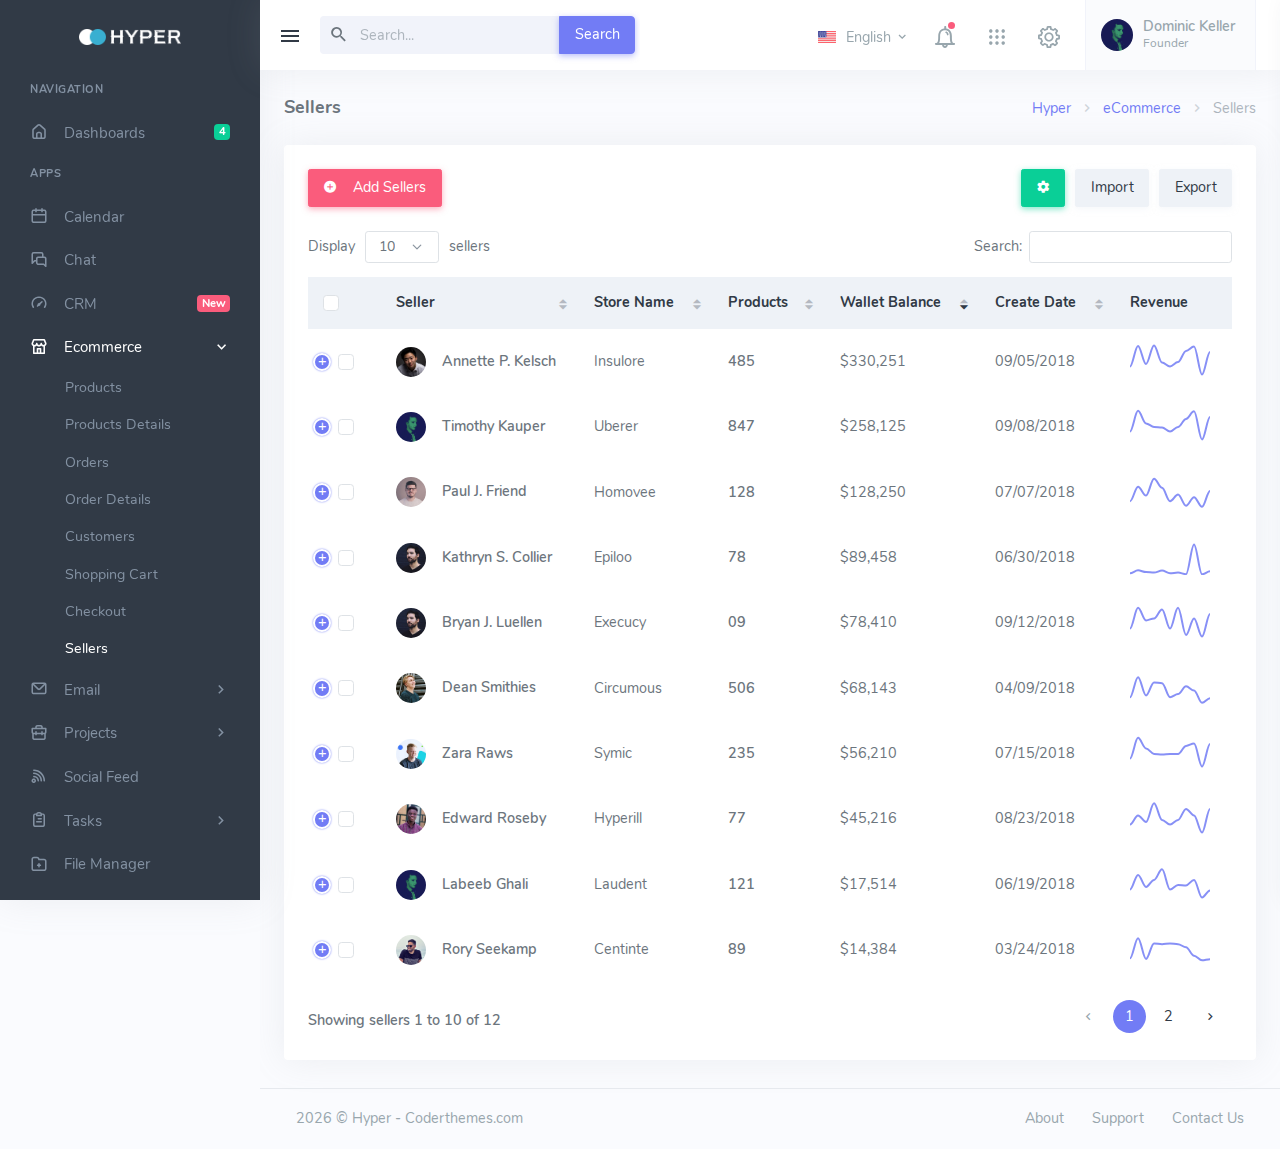
<file: apps-ecommerce-sellers.html>
<!DOCTYPE html>
<html lang="en">
    
<!-- Mirrored from coderthemes.com/hyper/saas/apps-ecommerce-sellers.html by HTTrack Website Copier/3.x [XR&CO'2014], Fri, 29 Jul 2022 10:21:02 GMT -->
<head>
        <meta charset="utf-8" />
        <title>Sellers | Hyper - Responsive Bootstrap 5 Admin Dashboard</title>
        <meta name="viewport" content="width=device-width, initial-scale=1.0">
        <meta content="A fully featured admin theme which can be used to build CRM, CMS, etc." name="description" />
        <meta content="Coderthemes" name="author" />
        <!-- App favicon -->
        <link rel="shortcut icon" href="assets/images/favicon.ico">

        <!-- third party css -->
        <link href="assets/css/vendor/dataTables.bootstrap5.css" rel="stylesheet" type="text/css" />
        <link href="assets/css/vendor/responsive.bootstrap5.css" rel="stylesheet" type="text/css" />
        <!-- third party css end -->

        <!-- App css -->
        <link href="assets/css/icons.min.css" rel="stylesheet" type="text/css" />
        <link href="assets/css/app.min.css" rel="stylesheet" type="text/css" id="app-style"/>

    </head>

    <body class="loading" data-layout-color="light" data-leftbar-theme="dark" data-layout-mode="fluid" data-rightbar-onstart="true">
        <!-- Begin page -->
        <div class="wrapper">
            <!-- ========== Left Sidebar Start ========== -->
            <div class="leftside-menu">
    
                <!-- LOGO -->
                <a href="index.html" class="logo text-center logo-light">
                    <span class="logo-lg">
                        <img src="assets/images/logo.png" alt="" height="16">
                    </span>
                    <span class="logo-sm">
                        <img src="assets/images/logo_sm.png" alt="" height="16">
                    </span>
                </a>

                <!-- LOGO -->
                <a href="index.html" class="logo text-center logo-dark">
                    <span class="logo-lg">
                        <img src="assets/images/logo-dark.png" alt="" height="16">
                    </span>
                    <span class="logo-sm">
                        <img src="assets/images/logo_sm_dark.png" alt="" height="16">
                    </span>
                </a>
    
                <div class="h-100" id="leftside-menu-container" data-simplebar>

                    <!--- Sidemenu -->
                    <ul class="side-nav">

                        <li class="side-nav-title side-nav-item">Navigation</li>

                        <li class="side-nav-item">
                            <a data-bs-toggle="collapse" href="#sidebarDashboards" aria-expanded="false" aria-controls="sidebarDashboards" class="side-nav-link">
                                <i class="uil-home-alt"></i>
                                <span class="badge bg-success float-end">4</span>
                                <span> Dashboards </span>
                            </a>
                            <div class="collapse" id="sidebarDashboards">
                                <ul class="side-nav-second-level">
                                    <li>
                                        <a href="dashboard-analytics.html">Analytics</a>
                                    </li>
                                    <li>
                                        <a href="index.html">Ecommerce</a>
                                    </li>
                                    <li>
                                        <a href="dashboard-projects.html">Projects</a>
                                    </li>
                                    <li>
                                        <a href="dashboard-wallet.html">E-Wallet <span class="badge rounded bg-danger font-10 float-end">New</span></a>
                                    </li>
                                </ul>
                            </div>
                        </li>

                        <li class="side-nav-title side-nav-item">Apps</li>

                        <li class="side-nav-item">
                            <a href="apps-calendar.html" class="side-nav-link">
                                <i class="uil-calender"></i>
                                <span> Calendar </span>
                            </a>
                        </li>

                        <li class="side-nav-item">
                            <a href="apps-chat.html" class="side-nav-link">
                                <i class="uil-comments-alt"></i>
                                <span> Chat </span>
                            </a>
                        </li>

                        <li class="side-nav-item">
                            <a data-bs-toggle="collapse" href="#sidebarCrm" aria-expanded="false" aria-controls="sidebarCrm" class="side-nav-link">
                                <i class="uil uil-tachometer-fast"></i>
                                <span class="badge bg-danger text-white float-end">New</span>
                                <span> CRM </span>
                            </a>
                            <div class="collapse" id="sidebarCrm">
                                <ul class="side-nav-second-level">
                                    <li>
                                        <a href="crm-dashboard.html">Dashboard</a>
                                    </li>
                                    <li>
                                        <a href="crm-projects.html">Project</a>
                                    </li>
                                    <li>
                                        <a href="crm-orders-list.html">Orders List</a>
                                    </li>
                                    <li>
                                        <a href="crm-clients.html">Clients</a>
                                    </li>
                                    <li>
                                        <a href="crm-management.html">Management</a>
                                    </li>
                                </ul>
                            </div>
                        </li>

                        <li class="side-nav-item">
                            <a data-bs-toggle="collapse" href="#sidebarEcommerce" aria-expanded="false" aria-controls="sidebarEcommerce" class="side-nav-link">
                                <i class="uil-store"></i>
                                <span> Ecommerce </span>
                                <span class="menu-arrow"></span>
                            </a>
                            <div class="collapse" id="sidebarEcommerce">
                                <ul class="side-nav-second-level">
                                    <li>
                                        <a href="apps-ecommerce-products.html">Products</a>
                                    </li>
                                    <li>
                                        <a href="apps-ecommerce-products-details.html">Products Details</a>
                                    </li>
                                    <li>
                                        <a href="apps-ecommerce-orders.html">Orders</a>
                                    </li>
                                    <li>
                                        <a href="apps-ecommerce-orders-details.html">Order Details</a>
                                    </li>
                                    <li>
                                        <a href="apps-ecommerce-customers.html">Customers</a>
                                    </li>
                                    <li>
                                        <a href="apps-ecommerce-shopping-cart.html">Shopping Cart</a>
                                    </li>
                                    <li>
                                        <a href="apps-ecommerce-checkout.html">Checkout</a>
                                    </li>
                                    <li>
                                        <a href="apps-ecommerce-sellers.html">Sellers</a>
                                    </li>
                                </ul>
                            </div>
                        </li>

                        <li class="side-nav-item">
                            <a data-bs-toggle="collapse" href="#sidebarEmail" aria-expanded="false" aria-controls="sidebarEmail" class="side-nav-link">
                                <i class="uil-envelope"></i>
                                <span> Email </span>
                                <span class="menu-arrow"></span>
                            </a>
                            <div class="collapse" id="sidebarEmail">
                                <ul class="side-nav-second-level">
                                    <li>
                                        <a href="apps-email-inbox.html">Inbox</a>
                                    </li>
                                    <li>
                                        <a href="apps-email-read.html">Read Email</a>
                                    </li>
                                </ul>
                            </div>
                        </li>

                        <li class="side-nav-item">
                            <a data-bs-toggle="collapse" href="#sidebarProjects" aria-expanded="false" aria-controls="sidebarProjects" class="side-nav-link">
                                <i class="uil-briefcase"></i>
                                <span> Projects </span>
                                <span class="menu-arrow"></span>
                            </a>
                            <div class="collapse" id="sidebarProjects">
                                <ul class="side-nav-second-level">
                                    <li>
                                        <a href="apps-projects-list.html">List</a>
                                    </li>
                                    <li>
                                        <a href="apps-projects-details.html">Details</a>
                                    </li>
                                    <li>
                                        <a href="apps-projects-gantt.html">Gantt <span class="badge rounded-pill bg-light text-dark font-10 float-end">New</span></a>
                                    </li>
                                    <li>
                                        <a href="apps-projects-add.html">Create Project</a>
                                    </li>
                                </ul>
                            </div>
                        </li>

                        <li class="side-nav-item">
                            <a href="apps-social-feed.html" class="side-nav-link">
                                <i class="uil-rss"></i>
                                <span> Social Feed </span>
                            </a>
                        </li>

                        <li class="side-nav-item">
                            <a data-bs-toggle="collapse" href="#sidebarTasks" aria-expanded="false" aria-controls="sidebarTasks" class="side-nav-link">
                                <i class="uil-clipboard-alt"></i>
                                <span> Tasks </span>
                                <span class="menu-arrow"></span>
                            </a>
                            <div class="collapse" id="sidebarTasks">
                                <ul class="side-nav-second-level">
                                    <li>
                                        <a href="apps-tasks.html">List</a>
                                    </li>
                                    <li>
                                        <a href="apps-tasks-details.html">Details</a>
                                    </li>
                                    <li>
                                        <a href="apps-kanban.html">Kanban Board</a>
                                    </li>
                                </ul>
                            </div>
                        </li>

                        <li class="side-nav-item">
                            <a href="apps-file-manager.html" class="side-nav-link">
                                <i class="uil-folder-plus"></i>
                                <span> File Manager </span>
                            </a>
                        </li>

                        <li class="side-nav-title side-nav-item">Custom</li>

                        <li class="side-nav-item">
                            <a data-bs-toggle="collapse" href="#sidebarPages" aria-expanded="false" aria-controls="sidebarPages" class="side-nav-link">
                                <i class="uil-copy-alt"></i>
                                <span> Pages </span>
                                <span class="menu-arrow"></span>
                            </a>
                            <div class="collapse" id="sidebarPages">
                                <ul class="side-nav-second-level">
                                    <li>
                                        <a href="pages-profile.html">Profile</a>
                                    </li>
                                    <li>
                                        <a href="pages-profile-2.html">Profile 2</a>
                                    </li>
                                    <li>
                                        <a href="pages-invoice.html">Invoice</a>
                                    </li>
                                    <li>
                                        <a href="pages-faq.html">FAQ</a>
                                    </li>
                                    <li>
                                        <a href="pages-pricing.html">Pricing</a>
                                    </li>
                                    <li>
                                        <a href="pages-maintenance.html">Maintenance</a>
                                    </li>
                                    <li class="side-nav-item">
                                        <a data-bs-toggle="collapse" href="#sidebarPagesAuth" aria-expanded="false" aria-controls="sidebarPagesAuth">
                                            <span> Authentication </span>
                                            <span class="menu-arrow"></span>
                                        </a>
                                        <div class="collapse" id="sidebarPagesAuth">
                                            <ul class="side-nav-third-level">
                                                <li>
                                                    <a href="pages-login.html">Login</a>
                                                </li>
                                                <li>
                                                    <a href="pages-login-2.html">Login 2</a>
                                                </li>
                                                <li>
                                                    <a href="pages-register.html">Register</a>
                                                </li>
                                                <li>
                                                    <a href="pages-register-2.html">Register 2</a>
                                                </li>
                                                <li>
                                                    <a href="pages-logout.html">Logout</a>
                                                </li>
                                                <li>
                                                    <a href="pages-logout-2.html">Logout 2</a>
                                                </li>
                                                <li>
                                                    <a href="pages-recoverpw.html">Recover Password</a>
                                                </li>
                                                <li>
                                                    <a href="pages-recoverpw-2.html">Recover Password 2</a>
                                                </li>
                                                <li>
                                                    <a href="pages-lock-screen.html">Lock Screen</a>
                                                </li>
                                                <li>
                                                    <a href="pages-lock-screen-2.html">Lock Screen 2</a>
                                                </li>
                                                <li>
                                                    <a href="pages-confirm-mail.html">Confirm Mail</a>
                                                </li>
                                                <li>
                                                    <a href="pages-confirm-mail-2.html">Confirm Mail 2</a>
                                                </li>
                                            </ul>
                                        </div>
                                    </li>
                                    <li class="side-nav-item">
                                        <a data-bs-toggle="collapse" href="#sidebarPagesError" aria-expanded="false" aria-controls="sidebarPagesError">
                                            <span> Error </span>
                                            <span class="menu-arrow"></span>
                                        </a>
                                        <div class="collapse" id="sidebarPagesError">
                                            <ul class="side-nav-third-level">
                                                <li>
                                                <a href="pages-404.html">Error 404</a>
                                            </li>
                                            <li>
                                                <a href="pages-404-alt.html">Error 404-alt</a>
                                            </li>
                                            <li>
                                                <a href="pages-500.html">Error 500</a>
                                            </li>
                                            </ul>
                                        </div>
                                    </li>
                                    <li>
                                        <a href="pages-starter.html">Starter Page</a>
                                    </li>
                                    <li>
                                        <a href="pages-preloader.html">With Preloader</a>
                                    </li>
                                    <li>
                                        <a href="pages-timeline.html">Timeline</a>
                                    </li>
                                </ul>
                            </div>
                        </li>

                        <li class="side-nav-item">
                            <a href="landing.html" target="_blank" class="side-nav-link">
                                <i class="uil-globe"></i>
                                <span class="badge bg-secondary text-light float-end">New</span>
                                <span> Landing </span>
                            </a>
                        </li>

                        <li class="side-nav-item">
                            <a data-bs-toggle="collapse" href="#sidebarLayouts" aria-expanded="false" aria-controls="sidebarLayouts" class="side-nav-link">
                                <i class="uil-window"></i>
                                <span> Layouts </span>
                                <span class="menu-arrow"></span>
                            </a>
                            <div class="collapse" id="sidebarLayouts">
                                <ul class="side-nav-second-level">
                                    <li>
                                        <a href="layouts-horizontal.html">Horizontal</a>
                                    </li>
                                    <li>
                                        <a href="layouts-detached.html">Detached</a>
                                    </li>
                                    <li>
                                        <a href="layouts-full.html">Full</a>
                                    </li>
                                </ul>
                            </div>
                        </li>
            
                        <li class="side-nav-title side-nav-item mt-1">Components</li>

                        <li class="side-nav-item">
                            <a data-bs-toggle="collapse" href="#sidebarBaseUI" aria-expanded="false" aria-controls="sidebarBaseUI" class="side-nav-link">
                                <i class="uil-box"></i>
                                <span> Base UI </span>
                                <span class="menu-arrow"></span>
                            </a>
                            <div class="collapse" id="sidebarBaseUI">
                                <ul class="side-nav-second-level">
                                    <li>
                                        <a href="ui-accordions.html">Accordions</a>
                                    </li>
                                    <li>
                                        <a href="ui-alerts.html">Alerts</a>
                                    </li>
                                    <li>
                                        <a href="ui-avatars.html">Avatars</a>
                                    </li>
                                    <li>
                                        <a href="ui-badges.html">Badges</a>
                                    </li>
                                    <li>
                                        <a href="ui-breadcrumb.html">Breadcrumb</a>
                                    </li>
                                    <li>
                                        <a href="ui-buttons.html">Buttons</a>
                                    </li>
                                    <li>
                                        <a href="ui-cards.html">Cards</a>
                                    </li>
                                    <li>
                                        <a href="ui-carousel.html">Carousel</a>
                                    </li>
                                    <li>
                                        <a href="ui-dropdowns.html">Dropdowns</a>
                                    </li>
                                    <li>
                                        <a href="ui-embed-video.html">Embed Video</a>
                                    </li>
                                    <li>
                                        <a href="ui-grid.html">Grid</a>
                                    </li>
                                    <li>
                                        <a href="ui-list-group.html">List Group</a>
                                    </li>
                                    <li>
                                        <a href="ui-modals.html">Modals</a>
                                    </li>
                                    <li>
                                        <a href="ui-notifications.html">Notifications</a>
                                    </li>
                                    <li>
                                        <a href="ui-offcanvas.html">Offcanvas</a>
                                    </li>
                                    <li>
                                        <a href="ui-placeholders.html">Placeholders</a>
                                    </li>
                                    <li>
                                        <a href="ui-pagination.html">Pagination</a>
                                    </li>
                                    <li>
                                        <a href="ui-popovers.html">Popovers</a>
                                    </li>
                                    <li>
                                        <a href="ui-progress.html">Progress</a>
                                    </li>
                                    <li>
                                        <a href="ui-ribbons.html">Ribbons</a>
                                    </li>
                                    <li>
                                        <a href="ui-spinners.html">Spinners</a>
                                    </li>
                                    <li>
                                        <a href="ui-tabs.html">Tabs</a>
                                    </li>
                                    <li>
                                        <a href="ui-tooltips.html">Tooltips</a>
                                    </li>
                                    <li>
                                        <a href="ui-typography.html">Typography</a>
                                    </li>
                                </ul>
                            </div>
                        </li>

                        <li class="side-nav-item">
                            <a data-bs-toggle="collapse" href="#sidebarExtendedUI" aria-expanded="false" aria-controls="sidebarExtendedUI" class="side-nav-link">
                                <i class="uil-package"></i>
                                <span> Extended UI </span>
                                <span class="menu-arrow"></span>
                            </a>
                            <div class="collapse" id="sidebarExtendedUI">
                                <ul class="side-nav-second-level">
                                    <li>
                                        <a href="extended-dragula.html">Dragula</a>
                                    </li>
                                    <li>
                                        <a href="extended-range-slider.html">Range Slider</a>
                                    </li>
                                    <li>
                                        <a href="extended-ratings.html">Ratings</a>
                                    </li>
                                    <li>
                                        <a href="extended-scrollbar.html">Scrollbar</a>
                                    </li>
                                    <li>
                                        <a href="extended-scrollspy.html">Scrollspy</a>
                                    </li>
                                    <li>
                                        <a href="extended-treeview.html">Treeview</a>
                                    </li>
                                </ul>
                            </div>
                        </li>

                        <li class="side-nav-item">
                            <a href="widgets.html" class="side-nav-link">
                                <i class="uil-layer-group"></i>
                                <span> Widgets </span>
                            </a>
                        </li>

                        <li class="side-nav-item">
                            <a data-bs-toggle="collapse" href="#sidebarIcons" aria-expanded="false" aria-controls="sidebarIcons" class="side-nav-link">
                                <i class="uil-streering"></i>
                                <span> Icons </span>
                                <span class="menu-arrow"></span>
                            </a>
                            <div class="collapse" id="sidebarIcons">
                                <ul class="side-nav-second-level">
                                    <li>
                                        <a href="icons-dripicons.html">Dripicons</a>
                                    </li>
                                    <li>
                                        <a href="icons-mdi.html">Material Design</a>
                                    </li>
                                    <li>
                                        <a href="icons-unicons.html">Unicons</a>
                                    </li>
                                </ul>
                            </div>
                        </li>

                        <li class="side-nav-item">
                            <a data-bs-toggle="collapse" href="#sidebarForms" aria-expanded="false" aria-controls="sidebarForms" class="side-nav-link">
                                <i class="uil-document-layout-center"></i>
                                <span> Forms </span>
                                <span class="menu-arrow"></span>
                            </a>
                            <div class="collapse" id="sidebarForms">
                                <ul class="side-nav-second-level">
                                    <li>
                                        <a href="form-elements.html">Basic Elements</a>
                                    </li>
                                    <li>
                                        <a href="form-advanced.html">Form Advanced</a>
                                    </li>
                                    <li>
                                        <a href="form-validation.html">Validation</a>
                                    </li>
                                    <li>
                                        <a href="form-wizard.html">Wizard</a>
                                    </li>
                                    <li>
                                        <a href="form-fileuploads.html">File Uploads</a>
                                    </li>
                                    <li>
                                        <a href="form-editors.html">Editors</a>
                                    </li>
                                </ul>
                            </div>
                        </li>

                        <li class="side-nav-item">
                            <a data-bs-toggle="collapse" href="#sidebarCharts" aria-expanded="false" aria-controls="sidebarCharts" class="side-nav-link">
                                <i class="uil-chart"></i>
                                <span> Charts </span>
                                <span class="menu-arrow"></span>
                            </a>
                            <div class="collapse" id="sidebarCharts">
                                <ul class="side-nav-second-level">
                                    <li class="side-nav-item">
                                        <a data-bs-toggle="collapse" href="#sidebarApexCharts" aria-expanded="false" aria-controls="sidebarApexCharts">
                                            <span> Apex Charts </span>
                                            <span class="menu-arrow"></span>
                                        </a>
                                        <div class="collapse" id="sidebarApexCharts">
                                            <ul class="side-nav-third-level">
                                                <li>
                                                    <a href="charts-apex-area.html">Area</a>
                                                </li>
                                                <li>
                                                    <a href="charts-apex-bar.html">Bar</a>
                                                </li>
                                                <li>
                                                    <a href="charts-apex-bubble.html">Bubble</a>
                                                </li>
                                                <li>
                                                    <a href="charts-apex-candlestick.html">Candlestick</a>
                                                </li>
                                                <li>
                                                    <a href="charts-apex-column.html">Column</a>
                                                </li>
                                                <li>
                                                    <a href="charts-apex-heatmap.html">Heatmap</a>
                                                </li>
                                                <li>
                                                    <a href="charts-apex-line.html">Line</a>
                                                </li>
                                                <li>
                                                    <a href="charts-apex-mixed.html">Mixed</a>
                                                </li>
                                                <li>
                                                    <a href="charts-apex-pie.html">Pie</a>
                                                </li>
                                                <li>
                                                    <a href="charts-apex-radar.html">Radar</a>
                                                </li>
                                                <li>
                                                    <a href="charts-apex-radialbar.html">RadialBar</a>
                                                </li>
                                                <li>
                                                    <a href="charts-apex-scatter.html">Scatter</a>
                                                </li>
                                                <li>
                                                    <a href="charts-apex-sparklines.html">Sparklines</a>
                                                </li>
                                            </ul>
                                        </div>
                                    </li>
                                    <li>
                                        <a href="charts-brite.html">Britecharts</a>
                                    </li>
                                    <li>
                                        <a href="charts-chartjs.html">Chartjs</a>
                                    </li>
                                    <li>
                                        <a href="charts-sparkline.html">Sparklines</a>
                                    </li>
                                </ul>
                            </div>
                        </li>

                        <li class="side-nav-item">
                            <a data-bs-toggle="collapse" href="#sidebarTables" aria-expanded="false" aria-controls="sidebarTables" class="side-nav-link">
                                <i class="uil-table"></i>
                                <span> Tables </span>
                                <span class="menu-arrow"></span>
                            </a>
                            <div class="collapse" id="sidebarTables">
                                <ul class="side-nav-second-level">
                                    <li>
                                        <a href="tables-basic.html">Basic Tables</a>
                                    </li>
                                    <li>
                                        <a href="tables-datatable.html">Data Tables</a>
                                    </li>
                                </ul>
                            </div>
                        </li>

                        <li class="side-nav-item">
                            <a data-bs-toggle="collapse" href="#sidebarMaps" aria-expanded="false" aria-controls="sidebarMaps" class="side-nav-link">
                                <i class="uil-location-point"></i>
                                <span> Maps </span>
                                <span class="menu-arrow"></span>
                            </a>
                            <div class="collapse" id="sidebarMaps">
                                <ul class="side-nav-second-level">
                                    <li>
                                        <a href="maps-google.html">Google Maps</a>
                                    </li>
                                    <li>
                                        <a href="maps-vector.html">Vector Maps</a>
                                    </li>
                                </ul>
                            </div>
                        </li>

                        <li class="side-nav-item">
                            <a data-bs-toggle="collapse" href="#sidebarMultiLevel" aria-expanded="false" aria-controls="sidebarMultiLevel" class="side-nav-link">
                                <i class="uil-folder-plus"></i>
                                <span> Multi Level </span>
                                <span class="menu-arrow"></span>
                            </a>
                            <div class="collapse" id="sidebarMultiLevel">
                                <ul class="side-nav-second-level">
                                    <li class="side-nav-item">
                                        <a data-bs-toggle="collapse" href="#sidebarSecondLevel" aria-expanded="false" aria-controls="sidebarSecondLevel">
                                            <span> Second Level </span>
                                            <span class="menu-arrow"></span>
                                        </a>
                                        <div class="collapse" id="sidebarSecondLevel">
                                            <ul class="side-nav-third-level">
                                                <li>
                                                    <a href="javascript: void(0);">Item 1</a>
                                                </li>
                                                <li>
                                                    <a href="javascript: void(0);">Item 2</a>
                                                </li>
                                            </ul>
                                        </div>
                                    </li>
                                    <li class="side-nav-item">
                                        <a data-bs-toggle="collapse" href="#sidebarThirdLevel" aria-expanded="false" aria-controls="sidebarThirdLevel">
                                            <span> Third Level </span>
                                            <span class="menu-arrow"></span>
                                        </a>
                                        <div class="collapse" id="sidebarThirdLevel">
                                            <ul class="side-nav-third-level">
                                                <li>
                                                    <a href="javascript: void(0);">Item 1</a>
                                                </li>
                                                <li class="side-nav-item">
                                                    <a data-bs-toggle="collapse" href="#sidebarFourthLevel" aria-expanded="false" aria-controls="sidebarFourthLevel">
                                                        <span> Item 2 </span>
                                                        <span class="menu-arrow"></span>
                                                    </a>
                                                    <div class="collapse" id="sidebarFourthLevel">
                                                        <ul class="side-nav-forth-level">
                                                            <li>
                                                                <a href="javascript: void(0);">Item 2.1</a>
                                                            </li>
                                                            <li>
                                                                <a href="javascript: void(0);">Item 2.2</a>
                                                            </li>
                                                        </ul>
                                                    </div>
                                                </li>
                                            </ul>
                                        </div>
                                    </li>
                                </ul>
                            </div>
                        </li>
                    </ul>

                    <!-- Help Box -->
                    <div class="help-box text-white text-center">
                        <a href="javascript: void(0);" class="float-end close-btn text-white">
                            <i class="mdi mdi-close"></i>
                        </a>
                        <img src="assets/images/help-icon.svg" height="90" alt="Helper Icon Image" />
                        <h5 class="mt-3">Unlimited Access</h5>
                        <p class="mb-3">Upgrade to plan to get access to unlimited reports</p>
                        <a href="javascript: void(0);" class="btn btn-secondary btn-sm">Upgrade</a>
                    </div>
                    <!-- end Help Box -->
                    <!-- End Sidebar -->

                    <div class="clearfix"></div>

                </div>
                <!-- Sidebar -left -->

            </div>
            <!-- Left Sidebar End -->

            <!-- ============================================================== -->
            <!-- Start Page Content here -->
            <!-- ============================================================== -->

            <div class="content-page">
                <div class="content">
                    <!-- Topbar Start -->
                    <div class="navbar-custom">
                        <ul class="list-unstyled topbar-menu float-end mb-0">
                            <li class="dropdown notification-list d-lg-none">
                                <a class="nav-link dropdown-toggle arrow-none" data-bs-toggle="dropdown" href="#" role="button" aria-haspopup="false" aria-expanded="false">
                                    <i class="dripicons-search noti-icon"></i>
                                </a>
                                <div class="dropdown-menu dropdown-menu-animated dropdown-lg p-0">
                                    <form class="p-3">
                                        <input type="text" class="form-control" placeholder="Search ..." aria-label="Recipient's username">
                                    </form>
                                </div>
                            </li>
                            <li class="dropdown notification-list topbar-dropdown">
                                <a class="nav-link dropdown-toggle arrow-none" data-bs-toggle="dropdown" href="#" role="button" aria-haspopup="false" aria-expanded="false">
                                    <img src="assets/images/flags/us.jpg" alt="user-image" class="me-0 me-sm-1" height="12"> 
                                    <span class="align-middle d-none d-sm-inline-block">English</span> <i class="mdi mdi-chevron-down d-none d-sm-inline-block align-middle"></i>
                                </a>
                                <div class="dropdown-menu dropdown-menu-end dropdown-menu-animated topbar-dropdown-menu">

                                    <!-- item-->
                                    <a href="javascript:void(0);" class="dropdown-item notify-item">
                                        <img src="assets/images/flags/germany.jpg" alt="user-image" class="me-1" height="12"> <span class="align-middle">German</span>
                                    </a>

                                    <!-- item-->
                                    <a href="javascript:void(0);" class="dropdown-item notify-item">
                                        <img src="assets/images/flags/italy.jpg" alt="user-image" class="me-1" height="12"> <span class="align-middle">Italian</span>
                                    </a>
                
                                    <!-- item-->
                                    <a href="javascript:void(0);" class="dropdown-item notify-item">
                                        <img src="assets/images/flags/spain.jpg" alt="user-image" class="me-1" height="12"> <span class="align-middle">Spanish</span>
                                    </a>

                                    <!-- item-->
                                    <a href="javascript:void(0);" class="dropdown-item notify-item">
                                        <img src="assets/images/flags/russia.jpg" alt="user-image" class="me-1" height="12"> <span class="align-middle">Russian</span>
                                    </a>

                                </div>
                            </li>

                            <li class="dropdown notification-list">
                                <a class="nav-link dropdown-toggle arrow-none" data-bs-toggle="dropdown" href="#" role="button" aria-haspopup="false" aria-expanded="false">
                                    <i class="dripicons-bell noti-icon"></i>
                                    <span class="noti-icon-badge"></span>
                                </a>
                                <div class="dropdown-menu dropdown-menu-end dropdown-menu-animated dropdown-lg">

                                    <!-- item-->
                                    <div class="dropdown-item noti-title px-3">
                                        <h5 class="m-0">
                                            <span class="float-end">
                                                <a href="javascript: void(0);" class="text-dark">
                                                    <small>Clear All</small>
                                                </a>
                                            </span>Notification
                                        </h5>
                                    </div>

                                    <div class="px-3" style="max-height: 300px;" data-simplebar>

                                        <h5 class="text-muted font-13 fw-normal mt-0">Today</h5>
                                        <!-- item-->
                                        <a href="javascript:void(0);" class="dropdown-item p-0 notify-item card unread-noti shadow-none mb-2">
                                            <div class="card-body">
                                                <span class="float-end noti-close-btn text-muted"><i class="mdi mdi-close"></i></span>   
                                                <div class="d-flex align-items-center">
                                                    <div class="flex-shrink-0">
                                                        <div class="notify-icon bg-primary">
                                                            <i class="mdi mdi-comment-account-outline"></i>
                                                        </div>
                                                    </div>
                                                    <div class="flex-grow-1 text-truncate ms-2">
                                                        <h5 class="noti-item-title fw-semibold font-14">Datacorp <small class="fw-normal text-muted ms-1">1 min ago</small></h5>
                                                        <small class="noti-item-subtitle text-muted">Caleb Flakelar commented on Admin</small>
                                                    </div>
                                                  </div>
                                            </div>
                                        </a>

                                        <!-- item-->
                                        <a href="javascript:void(0);" class="dropdown-item p-0 notify-item card read-noti shadow-none mb-2">
                                            <div class="card-body">
                                                <span class="float-end noti-close-btn text-muted"><i class="mdi mdi-close"></i></span>   
                                                <div class="d-flex align-items-center">
                                                    <div class="flex-shrink-0">
                                                        <div class="notify-icon bg-info">
                                                            <i class="mdi mdi-account-plus"></i>
                                                        </div>
                                                    </div>
                                                    <div class="flex-grow-1 text-truncate ms-2">
                                                        <h5 class="noti-item-title fw-semibold font-14">Admin <small class="fw-normal text-muted ms-1">1 hours ago</small></h5>
                                                        <small class="noti-item-subtitle text-muted">New user registered</small>
                                                    </div>
                                                  </div>
                                            </div>
                                        </a>

                                        <h5 class="text-muted font-13 fw-normal mt-0">Yesterday</h5>

                                        <!-- item-->
                                        <a href="javascript:void(0);" class="dropdown-item p-0 notify-item card read-noti shadow-none mb-2">
                                            <div class="card-body">
                                                <span class="float-end noti-close-btn text-muted"><i class="mdi mdi-close"></i></span>   
                                                <div class="d-flex align-items-center">
                                                    <div class="flex-shrink-0">
                                                        <div class="notify-icon">
                                                            <img src="assets/images/users/avatar-2.jpg" class="img-fluid rounded-circle" alt="" />
                                                        </div>
                                                    </div>
                                                    <div class="flex-grow-1 text-truncate ms-2">
                                                        <h5 class="noti-item-title fw-semibold font-14">Cristina Pride <small class="fw-normal text-muted ms-1">1 day ago</small></h5>
                                                        <small class="noti-item-subtitle text-muted">Hi, How are you? What about our next meeting</small>
                                                    </div>
                                                  </div>
                                            </div>
                                        </a>

                                        <h5 class="text-muted font-13 fw-normal mt-0">30 Dec 2021</h5>

                                        <!-- item-->
                                        <a href="javascript:void(0);" class="dropdown-item p-0 notify-item card read-noti shadow-none mb-2">
                                            <div class="card-body">
                                                <span class="float-end noti-close-btn text-muted"><i class="mdi mdi-close"></i></span>   
                                                <div class="d-flex align-items-center">
                                                    <div class="flex-shrink-0">
                                                        <div class="notify-icon bg-primary">
                                                            <i class="mdi mdi-comment-account-outline"></i>
                                                        </div>
                                                    </div>
                                                    <div class="flex-grow-1 text-truncate ms-2">
                                                        <h5 class="noti-item-title fw-semibold font-14">Datacorp</h5>
                                                        <small class="noti-item-subtitle text-muted">Caleb Flakelar commented on Admin</small>
                                                    </div>
                                                  </div>
                                            </div>
                                        </a>

                                         <!-- item-->
                                         <a href="javascript:void(0);" class="dropdown-item p-0 notify-item card read-noti shadow-none mb-2">
                                            <div class="card-body">
                                                <span class="float-end noti-close-btn text-muted"><i class="mdi mdi-close"></i></span>   
                                                <div class="d-flex align-items-center">
                                                    <div class="flex-shrink-0">
                                                        <div class="notify-icon">
                                                            <img src="assets/images/users/avatar-4.jpg" class="img-fluid rounded-circle" alt="" />
                                                        </div>
                                                    </div>
                                                    <div class="flex-grow-1 text-truncate ms-2">
                                                        <h5 class="noti-item-title fw-semibold font-14">Karen Robinson</h5>
                                                        <small class="noti-item-subtitle text-muted">Wow ! this admin looks good and awesome design</small>
                                                    </div>
                                                  </div>
                                            </div>
                                        </a>

                                        <div class="text-center">
                                            <i class="mdi mdi-dots-circle mdi-spin text-muted h3 mt-0"></i>
                                        </div>
                                    </div>

                                    <!-- All-->
                                    <a href="javascript:void(0);" class="dropdown-item text-center text-primary notify-item border-top border-light py-2">
                                        View All
                                    </a>

                                </div>
                            </li>

                            <li class="dropdown notification-list d-none d-sm-inline-block">
                                <a class="nav-link dropdown-toggle arrow-none" data-bs-toggle="dropdown" href="#" role="button" aria-haspopup="false" aria-expanded="false">
                                    <i class="dripicons-view-apps noti-icon"></i>
                                </a>
                                <div class="dropdown-menu dropdown-menu-end dropdown-menu-animated dropdown-lg p-0">

                                    <div class="p-2">
                                        <div class="row g-0">
                                            <div class="col">
                                                <a class="dropdown-icon-item" href="#">
                                                    <img src="assets/images/brands/slack.png" alt="slack">
                                                    <span>Slack</span>
                                                </a>
                                            </div>
                                            <div class="col">
                                                <a class="dropdown-icon-item" href="#">
                                                    <img src="assets/images/brands/github.png" alt="Github">
                                                    <span>GitHub</span>
                                                </a>
                                            </div>
                                            <div class="col">
                                                <a class="dropdown-icon-item" href="#">
                                                    <img src="assets/images/brands/dribbble.png" alt="dribbble">
                                                    <span>Dribbble</span>
                                                </a>
                                            </div>
                                        </div>

                                        <div class="row g-0">
                                            <div class="col">
                                                <a class="dropdown-icon-item" href="#">
                                                    <img src="assets/images/brands/bitbucket.png" alt="bitbucket">
                                                    <span>Bitbucket</span>
                                                </a>
                                            </div>
                                            <div class="col">
                                                <a class="dropdown-icon-item" href="#">
                                                    <img src="assets/images/brands/dropbox.png" alt="dropbox">
                                                    <span>Dropbox</span>
                                                </a>
                                            </div>
                                            <div class="col">
                                                <a class="dropdown-icon-item" href="#">
                                                    <img src="assets/images/brands/g-suite.png" alt="G Suite">
                                                    <span>G Suite</span>
                                                </a>
                                            </div>
                                        </div> <!-- end row-->
                                    </div>

                                </div>
                            </li>

                            <li class="notification-list">
                                <a class="nav-link end-bar-toggle" href="javascript: void(0);">
                                    <i class="dripicons-gear noti-icon"></i>
                                </a>
                            </li>

                            <li class="dropdown notification-list">
                                <a class="nav-link dropdown-toggle nav-user arrow-none me-0" data-bs-toggle="dropdown" href="#" role="button" aria-haspopup="false"
                                    aria-expanded="false">
                                    <span class="account-user-avatar"> 
                                        <img src="assets/images/users/avatar-1.jpg" alt="user-image" class="rounded-circle">
                                    </span>
                                    <span>
                                        <span class="account-user-name">Dominic Keller</span>
                                        <span class="account-position">Founder</span>
                                    </span>
                                </a>
                                <div class="dropdown-menu dropdown-menu-end dropdown-menu-animated topbar-dropdown-menu profile-dropdown">
                                    <!-- item-->
                                    <div class=" dropdown-header noti-title">
                                        <h6 class="text-overflow m-0">Welcome !</h6>
                                    </div>

                                    <!-- item-->
                                    <a href="javascript:void(0);" class="dropdown-item notify-item">
                                        <i class="mdi mdi-account-circle me-1"></i>
                                        <span>My Account</span>
                                    </a>

                                    <!-- item-->
                                    <a href="javascript:void(0);" class="dropdown-item notify-item">
                                        <i class="mdi mdi-account-edit me-1"></i>
                                        <span>Settings</span>
                                    </a>

                                    <!-- item-->
                                    <a href="javascript:void(0);" class="dropdown-item notify-item">
                                        <i class="mdi mdi-lifebuoy me-1"></i>
                                        <span>Support</span>
                                    </a>

                                    <!-- item-->
                                    <a href="javascript:void(0);" class="dropdown-item notify-item">
                                        <i class="mdi mdi-lock-outline me-1"></i>
                                        <span>Lock Screen</span>
                                    </a>

                                    <!-- item-->
                                    <a href="javascript:void(0);" class="dropdown-item notify-item">
                                        <i class="mdi mdi-logout me-1"></i>
                                        <span>Logout</span>
                                    </a>
                                </div>
                            </li>

                        </ul>
                        <button class="button-menu-mobile open-left">
                            <i class="mdi mdi-menu"></i>
                        </button>
                        <div class="app-search dropdown d-none d-lg-block">
                            <form>
                                <div class="input-group">
                                    <input type="text" class="form-control dropdown-toggle"  placeholder="Search..." id="top-search">
                                    <span class="mdi mdi-magnify search-icon"></span>
                                    <button class="input-group-text btn-primary" type="submit">Search</button>
                                </div>
                            </form>

                            <div class="dropdown-menu dropdown-menu-animated dropdown-lg" id="search-dropdown">
                                <!-- item-->
                                <div class="dropdown-header noti-title">
                                    <h5 class="text-overflow mb-2">Found <span class="text-danger">17</span> results</h5>
                                </div>

                                <!-- item-->
                                <a href="javascript:void(0);" class="dropdown-item notify-item">
                                    <i class="uil-notes font-16 me-1"></i>
                                    <span>Analytics Report</span>
                                </a>

                                <!-- item-->
                                <a href="javascript:void(0);" class="dropdown-item notify-item">
                                    <i class="uil-life-ring font-16 me-1"></i>
                                    <span>How can I help you?</span>
                                </a>

                                <!-- item-->
                                <a href="javascript:void(0);" class="dropdown-item notify-item">
                                    <i class="uil-cog font-16 me-1"></i>
                                    <span>User profile settings</span>
                                </a>

                                <!-- item-->
                                <div class="dropdown-header noti-title">
                                    <h6 class="text-overflow mb-2 text-uppercase">Users</h6>
                                </div>

                                <div class="notification-list">
                                    <!-- item-->
                                    <a href="javascript:void(0);" class="dropdown-item notify-item">
                                        <div class="d-flex">
                                            <img class="d-flex me-2 rounded-circle" src="assets/images/users/avatar-2.jpg" alt="Generic placeholder image" height="32">
                                            <div class="w-100">
                                                <h5 class="m-0 font-14">Erwin Brown</h5>
                                                <span class="font-12 mb-0">UI Designer</span>
                                            </div>
                                        </div>
                                    </a>

                                    <!-- item-->
                                    <a href="javascript:void(0);" class="dropdown-item notify-item">
                                        <div class="d-flex">
                                            <img class="d-flex me-2 rounded-circle" src="assets/images/users/avatar-5.jpg" alt="Generic placeholder image" height="32">
                                            <div class="w-100">
                                                <h5 class="m-0 font-14">Jacob Deo</h5>
                                                <span class="font-12 mb-0">Developer</span>
                                            </div>
                                        </div>
                                    </a>
                                </div>
                            </div>
                        </div>
                    </div>
                    <!-- end Topbar -->

                    <!-- Start Content-->
                    <div class="container-fluid">
                        
                        <!-- start page title -->
                        <div class="row">
                            <div class="col-12">
                                <div class="page-title-box">
                                    <div class="page-title-right">
                                        <ol class="breadcrumb m-0">
                                            <li class="breadcrumb-item"><a href="javascript: void(0);">Hyper</a></li>
                                            <li class="breadcrumb-item"><a href="javascript: void(0);">eCommerce</a></li>
                                            <li class="breadcrumb-item active">Sellers</li>
                                        </ol>
                                    </div>
                                    <h4 class="page-title">Sellers</h4>
                                </div>
                            </div>
                        </div>
                        <!-- end page title --> 

                        <div class="row">
                            <div class="col-12">
                                <div class="card">
                                    <div class="card-body">
                                        <div class="row mb-2">
                                            <div class="col-sm-5">
                                                <a href="javascript:void(0);" class="btn btn-danger mb-2"><i class="mdi mdi-plus-circle me-2"></i> Add Sellers</a>
                                            </div>
                                            <div class="col-sm-7">
                                                <div class="text-sm-end">
                                                    <button type="button" class="btn btn-success mb-2 me-1"><i class="mdi mdi-cog"></i></button>
                                                    <button type="button" class="btn btn-light mb-2 me-1">Import</button>
                                                    <button type="button" class="btn btn-light mb-2">Export</button>
                                                </div>
                                            </div><!-- end col-->
                                        </div>
                
                                        <div class="table-responsive">
                                            <table class="table table-centered table-borderless table-hover w-100 dt-responsive nowrap" id="products-datatable">
                                                <thead class="table-light">
                                                    <tr>
                                                        <th style="width: 20px;">
                                                            <div class="form-check">
                                                                <input type="checkbox" class="form-check-input" id="customCheck1">
                                                                <label class="form-check-label" for="customCheck1">&nbsp;</label>
                                                            </div>
                                                        </th>
                                                        <th>Seller</th>
                                                        <th>Store Name</th>
                                                        <th>Products</th>
                                                        <th>Wallet Balance</th>
                                                        <th>Create Date</th>
                                                        <th>Revenue</th>
                                                        <th style="width: 75px;">Action</th>
                                                    </tr>
                                                </thead>
                                                <tbody>
                                                    <tr>
                                                        <td>
                                                            <div class="form-check">
                                                                <input type="checkbox" class="form-check-input" id="customCheck2">
                                                                <label class="form-check-label" for="customCheck2">&nbsp;</label>
                                                            </div>
                                                        </td>
                                                        <td class="table-user">
                                                            <img src="assets/images/users/avatar-4.jpg" alt="table-user" class="me-2 rounded-circle">
                                                            <a href="javascript:void(0);" class="text-body fw-semibold">Paul J. Friend</a>
                                                        </td>
                                                        <td>
                                                            Homovee
                                                        </td>
                                                        <td>
                                                            <span class="fw-semibold">128</span>
                                                        </td>
                                                        <td>
                                                            $128,250
                                                        </td>
                                                        <td>
                                                            07/07/2018
                                                        </td>
                                                        <td>
                                                            <div class="spark-chart" data-dataset="[25, 66, 41, 89, 63, 25, 44, 12, 36, 9, 54]"></div>
                                                        </td>
                    
                                                        <td>
                                                            <a href="javascript:void(0);" class="action-icon"> <i class="mdi mdi-square-edit-outline"></i></a>
                                                            <a href="javascript:void(0);" class="action-icon"> <i class="mdi mdi-delete"></i></a>
                                                        </td>
                                                    </tr>
                                                    
                                                    <tr>
                                                        <td>
                                                            <div class="form-check">
                                                                <input type="checkbox" class="form-check-input" id="customCheck3">
                                                                <label class="form-check-label" for="customCheck3">&nbsp;</label>
                                                            </div>
                                                        </td>
                                                        <td class="table-user">
                                                            <img src="assets/images/users/avatar-3.jpg" alt="table-user" class="me-2 rounded-circle">
                                                            <a href="javascript:void(0);" class="text-body fw-semibold">Bryan J. Luellen</a>
                                                        </td>
                                                        <td>
                                                            Execucy
                                                        </td>
                                                        <td>
                                                            <span class="fw-semibold">09</span>
                                                        </td>
                                                        <td>
                                                            $78,410
                                                        </td>
                                                        <td>
                                                            09/12/2018
                                                        </td>
                                                        <td>
                                                            <div class="spark-chart" data-dataset="[25, 66, 41, 45, 63, 25, 66, 12, 45, 9, 54]"></div>
                                                        </td>
                    
                                                        <td>
                                                            <a href="javascript:void(0);" class="action-icon"> <i class="mdi mdi-square-edit-outline"></i></a>
                                                            <a href="javascript:void(0);" class="action-icon"> <i class="mdi mdi-delete"></i></a>
                                                        </td>
                                                    </tr>
                                                    <tr>
                                                        <td>
                                                            <div class="form-check">
                                                                <input type="checkbox" class="form-check-input" id="customCheck4">
                                                                <label class="form-check-label" for="customCheck4">&nbsp;</label>
                                                            </div>
                                                        </td>
                                                        <td class="table-user">
                                                            <img src="assets/images/users/avatar-3.jpg" alt="table-user" class="me-2 rounded-circle">
                                                            <a href="javascript:void(0);" class="text-body fw-semibold">Kathryn S. Collier</a>
                                                        </td>
                                                        <td>
                                                            Epiloo
                                                        </td>
                                                        <td>
                                                            <span class="fw-semibold">78</span>
                                                        </td>
                                                        <td>
                                                            $89,458
                                                        </td>
                                                        <td>
                                                            06/30/2018
                                                        </td>
                                                        <td>
                                                            <div class="spark-chart" data-dataset="[25, 66, 41, 34, 63, 25, 34, 12, 434, 9, 54]"></div>
                                                        </td>
                    
                                                        <td>
                                                            <a href="javascript:void(0);" class="action-icon"> <i class="mdi mdi-square-edit-outline"></i></a>
                                                            <a href="javascript:void(0);" class="action-icon"> <i class="mdi mdi-delete"></i></a>
                                                        </td>
                                                    </tr>
                                                    <tr>
                                                        <td>
                                                            <div class="form-check">
                                                                <input type="checkbox" class="form-check-input" id="customCheck5">
                                                                <label class="form-check-label" for="customCheck5">&nbsp;</label>
                                                            </div>
                                                        </td>
                                                        <td class="table-user">
                                                            <img src="assets/images/users/avatar-1.jpg" alt="table-user" class="me-2 rounded-circle">
                                                            <a href="javascript:void(0);" class="text-body fw-semibold">Timothy Kauper</a>
                                                        </td>
                                                        <td>
                                                            Uberer
                                                        </td>
                                                        <td>
                                                            <span class="fw-semibold">847</span>
                                                        </td>
                                                        <td>
                                                            $258,125
                                                        </td>
                                                        <td>
                                                            09/08/2018
                                                        </td>
                                                        <td>
                                                            <div class="spark-chart" data-dataset="[25, 66, 41, 34, 33, 25, 34, 50, 65, 9, 54]"></div>
                                                        </td>
                    
                                                        <td>
                                                            <a href="javascript:void(0);" class="action-icon"> <i class="mdi mdi-square-edit-outline"></i></a>
                                                            <a href="javascript:void(0);" class="action-icon"> <i class="mdi mdi-delete"></i></a>
                                                        </td>
                                                    </tr>
                                                    <tr>
                                                        <td>
                                                            <div class="form-check">
                                                                <input type="checkbox" class="form-check-input" id="customCheck6">
                                                                <label class="form-check-label" for="customCheck6">&nbsp;</label>
                                                            </div>
                                                        </td>
                                                        <td class="table-user">
                                                            <img src="assets/images/users/avatar-5.jpg" alt="table-user" class="me-2 rounded-circle">
                                                            <a href="javascript:void(0);" class="text-body fw-semibold">Zara Raws</a>
                                                        </td>
                                                        <td>
                                                            Symic
                                                        </td>
                                                        <td>
                                                            <span class="fw-semibold">235</span>
                                                        </td>
                                                        <td>
                                                            $56,210
                                                        </td>
                                                        <td>
                                                            07/15/2018
                                                        </td>
                                                        <td>
                                                            <div class="spark-chart" data-dataset="[25, 66, 45, 34, 33, 34, 34, 50, 55, 9, 54]"></div>
                                                        </td>
                    
                                                        <td>
                                                            <a href="javascript:void(0);" class="action-icon"> <i class="mdi mdi-square-edit-outline"></i></a>
                                                            <a href="javascript:void(0);" class="action-icon"> <i class="mdi mdi-delete"></i></a>
                                                        </td>
                                                    </tr>
                                                    <tr>
                                                        <td>
                                                            <div class="form-check">
                                                                <input type="checkbox" class="form-check-input" id="customCheck7">
                                                                <label class="form-check-label" for="customCheck7">&nbsp;</label>
                                                            </div>
                                                        </td>
                                                        <td class="table-user">
                                                            <img src="assets/images/users/avatar-6.jpg" alt="table-user" class="me-2 rounded-circle">
                                                            <a href="javascript:void(0);" class="text-body fw-semibold">Annette P. Kelsch</a>
                                                        </td>
                                                        <td>
                                                            Insulore
                                                        </td>
                                                        <td>
                                                            <span class="fw-semibold">485</span>
                                                        </td>
                                                        <td>
                                                            $330,251
                                                        </td>
                                                        <td>
                                                            09/05/2018
                                                        </td>
                                                        <td>
                                                            <div class="spark-chart" data-dataset="[25, 66, 30, 67, 33, 25, 34, 56, 65, 9, 54]"></div>
                                                        </td>
                    
                                                        <td>
                                                            <a href="javascript:void(0);" class="action-icon"> <i class="mdi mdi-square-edit-outline"></i></a>
                                                            <a href="javascript:void(0);" class="action-icon"> <i class="mdi mdi-delete"></i></a>
                                                        </td>
                                                    </tr>
                                                    <tr>
                                                        <td>
                                                            <div class="form-check">
                                                                <input type="checkbox" class="form-check-input" id="customCheck8">
                                                                <label class="form-check-label" for="customCheck8">&nbsp;</label>
                                                            </div>
                                                        </td>
                                                        <td class="table-user">
                                                            <img src="assets/images/users/avatar-7.jpg" alt="table-user" class="me-2 rounded-circle">
                                                            <a href="javascript:void(0);" class="text-body fw-semibold">Jenny C. Gero</a>
                                                        </td>
                                                        <td>
                                                            Susadmin
                                                        </td>
                                                        <td>
                                                            <span class="fw-semibold">38</span>
                                                        </td>
                                                        <td>
                                                            $12,000
                                                        </td>
                                                        <td>
                                                            08/02/2018
                                                        </td>
                                                        <td>
                                                            <div class="spark-chart" data-dataset="[25, 66, 30, 45, 33, 25, 44, 56, 33, 9, 33]"></div>
                                                        </td>
                    
                                                        <td>
                                                            <a href="javascript:void(0);" class="action-icon"> <i class="mdi mdi-square-edit-outline"></i></a>
                                                            <a href="javascript:void(0);" class="action-icon"> <i class="mdi mdi-delete"></i></a>
                                                        </td>
                                                    </tr>
                                                    <tr>
                                                        <td>
                                                            <div class="form-check">
                                                                <input type="checkbox" class="form-check-input" id="customCheck9">
                                                                <label class="form-check-label" for="customCheck9">&nbsp;</label>
                                                            </div>
                                                        </td>
                                                        <td class="table-user">
                                                            <img src="assets/images/users/avatar-8.jpg" alt="table-user" class="me-2 rounded-circle">
                                                            <a href="javascript:void(0);" class="text-body fw-semibold">Edward Roseby</a>
                                                        </td>
                                                        <td>
                                                            Hyperill
                                                        </td>
                                                        <td>
                                                            <span class="fw-semibold">77</span>
                                                        </td>
                                                        <td>
                                                            $45,216
                                                        </td>
                                                        <td>
                                                            08/23/2018
                                                        </td>
                                                        <td>
                                                            <div class="spark-chart" data-dataset="[25, 43, 30, 67, 34, 25, 34, 56, 43, 9, 56]"></div>
                                                        </td>
                    
                                                        <td>
                                                            <a href="javascript:void(0);" class="action-icon"> <i class="mdi mdi-square-edit-outline"></i></a>
                                                            <a href="javascript:void(0);" class="action-icon"> <i class="mdi mdi-delete"></i></a>
                                                        </td>
                                                    </tr>
                                                    <tr>
                                                        <td>
                                                            <div class="form-check">
                                                                <input type="checkbox" class="form-check-input" id="customCheck10">
                                                                <label class="form-check-label" for="customCheck10">&nbsp;</label>
                                                            </div>
                                                        </td>
                                                        <td class="table-user">
                                                            <img src="assets/images/users/avatar-9.jpg" alt="table-user" class="me-2 rounded-circle">
                                                            <a href="javascript:void(0);" class="text-body fw-semibold">Anna Ciantar</a>
                                                        </td>
                                                        <td>
                                                            Vicedel
                                                        </td>
                                                        <td>
                                                            <span class="fw-semibold">347</span>
                                                        </td>
                                                        <td>
                                                            $7,815
                                                        </td>
                                                        <td>
                                                            05/06/2018
                                                        </td>
                                                        <td>
                                                            <div class="spark-chart" data-dataset="[25, 23, 30, 67, 34, 56, 34, 56, 85, 9, 56]"></div>
                                                        </td>
                    
                                                        <td>
                                                            <a href="javascript:void(0);" class="action-icon"> <i class="mdi mdi-square-edit-outline"></i></a>
                                                            <a href="javascript:void(0);" class="action-icon"> <i class="mdi mdi-delete"></i></a>
                                                        </td>
                                                    </tr>
                                                    <tr>
                                                        <td>
                                                            <div class="form-check">
                                                                <input type="checkbox" class="form-check-input" id="customCheck11">
                                                                <label class="form-check-label" for="customCheck11">&nbsp;</label>
                                                            </div>
                                                        </td>
                                                        <td class="table-user">
                                                            <img src="assets/images/users/avatar-10.jpg" alt="table-user" class="me-2 rounded-circle">
                                                            <a href="javascript:void(0);" class="text-body fw-semibold">Dean Smithies</a>
                                                        </td>
                                                        <td>
                                                            Circumous
                                                        </td>
                                                        <td>
                                                            <span class="fw-semibold">506</span>
                                                        </td>
                                                        <td>
                                                            $68,143
                                                        </td>
                                                        <td>
                                                            04/09/2018
                                                        </td>
                                                        <td>
                                                            <div class="spark-chart" data-dataset="[25, 82, 30, 67, 65, 25, 34, 56, 44, 9, 22]"></div>
                                                        </td>
                    
                                                        <td>
                                                            <a href="javascript:void(0);" class="action-icon"> <i class="mdi mdi-square-edit-outline"></i></a>
                                                            <a href="javascript:void(0);" class="action-icon"> <i class="mdi mdi-delete"></i></a>
                                                        </td>
                                                    </tr>
                                                    <tr>
                                                        <td>
                                                            <div class="form-check">
                                                                <input type="checkbox" class="form-check-input" id="customCheck12">
                                                                <label class="form-check-label" for="customCheck12">&nbsp;</label>
                                                            </div>
                                                        </td>
                                                        <td class="table-user">
                                                            <img src="assets/images/users/avatar-1.jpg" alt="table-user" class="me-2 rounded-circle">
                                                            <a href="javascript:void(0);" class="text-body fw-semibold">Labeeb Ghali</a>
                                                        </td>
                                                        <td>
                                                            Laudent
                                                        </td>
                                                        <td>
                                                            <span class="fw-semibold">121</span>
                                                        </td>
                                                        <td>
                                                            $17,514
                                                        </td>
                                                        <td>
                                                            06/19/2018
                                                        </td>
                                                        <td>
                                                            <div class="spark-chart" data-dataset="[25, 54, 30, 44, 65, 25, 34, 33, 44, 9, 23]"></div>
                                                        </td>
                    
                                                        <td>
                                                            <a href="javascript:void(0);" class="action-icon"> <i class="mdi mdi-square-edit-outline"></i></a>
                                                            <a href="javascript:void(0);" class="action-icon"> <i class="mdi mdi-delete"></i></a>
                                                        </td>
                                                    </tr>
                                                    <tr>
                                                        <td>
                                                            <div class="form-check">
                                                                <input type="checkbox" class="form-check-input" id="customCheck13">
                                                                <label class="form-check-label" for="customCheck13">&nbsp;</label>
                                                            </div>
                                                        </td>
                                                        <td class="table-user">
                                                            <img src="assets/images/users/avatar-2.jpg" alt="table-user" class="me-2 rounded-circle">
                                                            <a href="javascript:void(0);" class="text-body fw-semibold">Rory Seekamp</a>
                                                        </td>
                                                        <td>
                                                            Centinte
                                                        </td>
                                                        <td>
                                                            <span class="fw-semibold">89</span>
                                                        </td>
                                                        <td>
                                                            $14,384
                                                        </td>
                                                        <td>
                                                            03/24/2018
                                                        </td>
                                                        <td>
                                                            <div class="spark-chart" data-dataset="[25, 82, 23, 67, 65, 67, 65, 56, 32, 19, 22]"></div>
                                                        </td>
                    
                                                        <td>
                                                            <a href="javascript:void(0);" class="action-icon"> <i class="mdi mdi-square-edit-outline"></i></a>
                                                            <a href="javascript:void(0);" class="action-icon"> <i class="mdi mdi-delete"></i></a>
                                                        </td>
                                                    </tr>
                                                </tbody>
                                            </table>
                                        </div>
                                    </div> <!-- end card-body-->
                                </div> <!-- end card-->
                            </div> <!-- end col -->
                        </div>
                        <!-- end row -->
                        
                    </div> <!-- container -->

                </div> <!-- content -->

                <!-- Footer Start -->
                <footer class="footer">
                    <div class="container-fluid">
                        <div class="row">
                            <div class="col-md-6">
                                <script>document.write(new Date().getFullYear())</script> © Hyper - Coderthemes.com
                            </div>
                            <div class="col-md-6">
                                <div class="text-md-end footer-links d-none d-md-block">
                                    <a href="javascript: void(0);">About</a>
                                    <a href="javascript: void(0);">Support</a>
                                    <a href="javascript: void(0);">Contact Us</a>
                                </div>
                            </div>
                        </div>
                    </div>
                </footer>
                <!-- end Footer -->

            </div>

            <!-- ============================================================== -->
            <!-- End Page content -->
            <!-- ============================================================== -->


        </div>
        <!-- END wrapper -->


        <!-- Right Sidebar -->
        <div class="end-bar">

            <div class="rightbar-title">
                <a href="javascript:void(0);" class="end-bar-toggle float-end">
                    <i class="dripicons-cross noti-icon"></i>
                </a>
                <h5 class="m-0">Settings</h5>
            </div>

            <div class="rightbar-content h-100" data-simplebar>

                <div class="p-3">
                    <div class="alert alert-warning" role="alert">
                        <strong>Customize </strong> the overall color scheme, sidebar menu, etc.
                    </div>

                    <!-- Settings -->
                    <h5 class="mt-3">Color Scheme</h5>
                    <hr class="mt-1" />

                    <div class="form-check form-switch mb-1">
                        <input class="form-check-input" type="checkbox" name="color-scheme-mode" value="light" id="light-mode-check" checked>
                        <label class="form-check-label" for="light-mode-check">Light Mode</label>
                    </div>

                    <div class="form-check form-switch mb-1">
                        <input class="form-check-input" type="checkbox" name="color-scheme-mode" value="dark" id="dark-mode-check">
                        <label class="form-check-label" for="dark-mode-check">Dark Mode</label>
                    </div>
       

                    <!-- Width -->
                    <h5 class="mt-4">Width</h5>
                    <hr class="mt-1" />
                    <div class="form-check form-switch mb-1">
                        <input class="form-check-input" type="checkbox" name="width" value="fluid" id="fluid-check" checked>
                        <label class="form-check-label" for="fluid-check">Fluid</label>
                    </div>

                    <div class="form-check form-switch mb-1">
                        <input class="form-check-input" type="checkbox" name="width" value="boxed" id="boxed-check">
                        <label class="form-check-label" for="boxed-check">Boxed</label>
                    </div>
        

                    <!-- Left Sidebar-->
                    <h5 class="mt-4">Left Sidebar</h5>
                    <hr class="mt-1" />
                    <div class="form-check form-switch mb-1">
                        <input class="form-check-input" type="checkbox" name="theme" value="default" id="default-check">
                        <label class="form-check-label" for="default-check">Default</label>
                    </div>

                    <div class="form-check form-switch mb-1">
                        <input class="form-check-input" type="checkbox" name="theme" value="light" id="light-check" checked>
                        <label class="form-check-label" for="light-check">Light</label>
                    </div>

                    <div class="form-check form-switch mb-3">
                        <input class="form-check-input" type="checkbox" name="theme" value="dark" id="dark-check">
                        <label class="form-check-label" for="dark-check">Dark</label>
                    </div>

                    <div class="form-check form-switch mb-1">
                        <input class="form-check-input" type="checkbox" name="compact" value="fixed" id="fixed-check" checked>
                        <label class="form-check-label" for="fixed-check">Fixed</label>
                    </div>

                    <div class="form-check form-switch mb-1">
                        <input class="form-check-input" type="checkbox" name="compact" value="condensed" id="condensed-check">
                        <label class="form-check-label" for="condensed-check">Condensed</label>
                    </div>

                    <div class="form-check form-switch mb-1">
                        <input class="form-check-input" type="checkbox" name="compact" value="scrollable" id="scrollable-check">
                        <label class="form-check-label" for="scrollable-check">Scrollable</label>
                    </div>

                    <div class="d-grid mt-4">
                        <button class="btn btn-primary" id="resetBtn">Reset to Default</button>
            
                        <a href="https://themes.getbootstrap.com/product/hyper-responsive-admin-dashboard-template/"
                            class="btn btn-danger mt-3" target="_blank"><i class="mdi mdi-basket me-1"></i> Purchase Now</a>
                    </div>
                </div> <!-- end padding-->

            </div>
        </div>

        <div class="rightbar-overlay"></div>
        <!-- /End-bar -->


        <!-- bundle -->
        <script src="assets/js/vendor.min.js"></script>
        <script src="assets/js/app.min.js"></script>

        <!-- third party js -->
        <script src="assets/js/vendor/jquery.dataTables.min.js"></script>
        <script src="assets/js/vendor/dataTables.bootstrap5.js"></script>
        <script src="assets/js/vendor/dataTables.responsive.min.js"></script>
        <script src="assets/js/vendor/responsive.bootstrap5.min.js"></script>
        <script src="assets/js/vendor/apexcharts.min.js"></script>
        <script src="assets/js/vendor/dataTables.checkboxes.min.js"></script>
        <!-- third party js ends -->

        <!-- demo app -->
        <script src="assets/js/pages/demo.sellers.js"></script>
        <!-- end demo js-->

    </body>

<!-- Mirrored from coderthemes.com/hyper/saas/apps-ecommerce-sellers.html by HTTrack Website Copier/3.x [XR&CO'2014], Fri, 29 Jul 2022 10:21:03 GMT -->
</html>
</file>
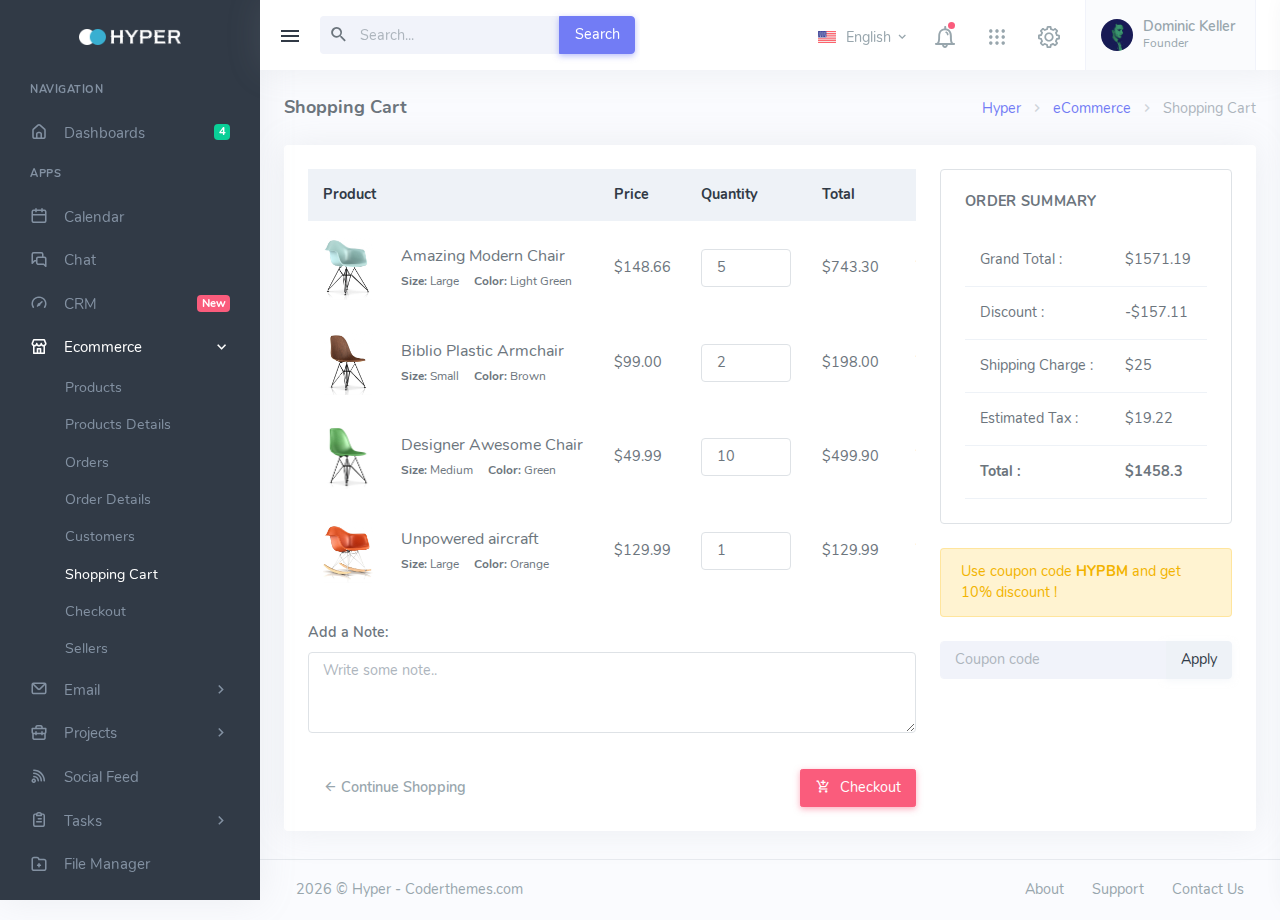
<file: apps-ecommerce-shopping-cart.html>
<!DOCTYPE html>
<html lang="en">

    
<!-- Mirrored from coderthemes.com/hyper/saas/apps-ecommerce-shopping-cart.html by HTTrack Website Copier/3.x [XR&CO'2014], Fri, 29 Jul 2022 10:20:59 GMT -->
<head>
        <meta charset="utf-8" />
        <title>Shopping Cart | Hyper - Responsive Bootstrap 5 Admin Dashboard</title>
        <meta name="viewport" content="width=device-width, initial-scale=1.0">
        <meta content="A fully featured admin theme which can be used to build CRM, CMS, etc." name="description" />
        <meta content="Coderthemes" name="author" />
        <!-- App favicon -->
        <link rel="shortcut icon" href="assets/images/favicon.ico">

        <!-- App css -->
        <link href="assets/css/icons.min.css" rel="stylesheet" type="text/css" />
        <link href="assets/css/app.min.css" rel="stylesheet" type="text/css" id="app-style"/>

    </head>

    <body class="loading" data-layout-color="light" data-leftbar-theme="dark" data-layout-mode="fluid" data-rightbar-onstart="true">
        <!-- Begin page -->
        <div class="wrapper">
            <!-- ========== Left Sidebar Start ========== -->
            <div class="leftside-menu">
    
                <!-- LOGO -->
                <a href="index.html" class="logo text-center logo-light">
                    <span class="logo-lg">
                        <img src="assets/images/logo.png" alt="" height="16">
                    </span>
                    <span class="logo-sm">
                        <img src="assets/images/logo_sm.png" alt="" height="16">
                    </span>
                </a>

                <!-- LOGO -->
                <a href="index.html" class="logo text-center logo-dark">
                    <span class="logo-lg">
                        <img src="assets/images/logo-dark.png" alt="" height="16">
                    </span>
                    <span class="logo-sm">
                        <img src="assets/images/logo_sm_dark.png" alt="" height="16">
                    </span>
                </a>
    
                <div class="h-100" id="leftside-menu-container" data-simplebar>

                    <!--- Sidemenu -->
                    <ul class="side-nav">

                        <li class="side-nav-title side-nav-item">Navigation</li>

                        <li class="side-nav-item">
                            <a data-bs-toggle="collapse" href="#sidebarDashboards" aria-expanded="false" aria-controls="sidebarDashboards" class="side-nav-link">
                                <i class="uil-home-alt"></i>
                                <span class="badge bg-success float-end">4</span>
                                <span> Dashboards </span>
                            </a>
                            <div class="collapse" id="sidebarDashboards">
                                <ul class="side-nav-second-level">
                                    <li>
                                        <a href="dashboard-analytics.html">Analytics</a>
                                    </li>
                                    <li>
                                        <a href="index.html">Ecommerce</a>
                                    </li>
                                    <li>
                                        <a href="dashboard-projects.html">Projects</a>
                                    </li>
                                    <li>
                                        <a href="dashboard-wallet.html">E-Wallet <span class="badge rounded bg-danger font-10 float-end">New</span></a>
                                    </li>
                                </ul>
                            </div>
                        </li>

                        <li class="side-nav-title side-nav-item">Apps</li>

                        <li class="side-nav-item">
                            <a href="apps-calendar.html" class="side-nav-link">
                                <i class="uil-calender"></i>
                                <span> Calendar </span>
                            </a>
                        </li>

                        <li class="side-nav-item">
                            <a href="apps-chat.html" class="side-nav-link">
                                <i class="uil-comments-alt"></i>
                                <span> Chat </span>
                            </a>
                        </li>

                        <li class="side-nav-item">
                            <a data-bs-toggle="collapse" href="#sidebarCrm" aria-expanded="false" aria-controls="sidebarCrm" class="side-nav-link">
                                <i class="uil uil-tachometer-fast"></i>
                                <span class="badge bg-danger text-white float-end">New</span>
                                <span> CRM </span>
                            </a>
                            <div class="collapse" id="sidebarCrm">
                                <ul class="side-nav-second-level">
                                    <li>
                                        <a href="crm-dashboard.html">Dashboard</a>
                                    </li>
                                    <li>
                                        <a href="crm-projects.html">Project</a>
                                    </li>
                                    <li>
                                        <a href="crm-orders-list.html">Orders List</a>
                                    </li>
                                    <li>
                                        <a href="crm-clients.html">Clients</a>
                                    </li>
                                    <li>
                                        <a href="crm-management.html">Management</a>
                                    </li>
                                </ul>
                            </div>
                        </li>

                        <li class="side-nav-item">
                            <a data-bs-toggle="collapse" href="#sidebarEcommerce" aria-expanded="false" aria-controls="sidebarEcommerce" class="side-nav-link">
                                <i class="uil-store"></i>
                                <span> Ecommerce </span>
                                <span class="menu-arrow"></span>
                            </a>
                            <div class="collapse" id="sidebarEcommerce">
                                <ul class="side-nav-second-level">
                                    <li>
                                        <a href="apps-ecommerce-products.html">Products</a>
                                    </li>
                                    <li>
                                        <a href="apps-ecommerce-products-details.html">Products Details</a>
                                    </li>
                                    <li>
                                        <a href="apps-ecommerce-orders.html">Orders</a>
                                    </li>
                                    <li>
                                        <a href="apps-ecommerce-orders-details.html">Order Details</a>
                                    </li>
                                    <li>
                                        <a href="apps-ecommerce-customers.html">Customers</a>
                                    </li>
                                    <li>
                                        <a href="apps-ecommerce-shopping-cart.html">Shopping Cart</a>
                                    </li>
                                    <li>
                                        <a href="apps-ecommerce-checkout.html">Checkout</a>
                                    </li>
                                    <li>
                                        <a href="apps-ecommerce-sellers.html">Sellers</a>
                                    </li>
                                </ul>
                            </div>
                        </li>

                        <li class="side-nav-item">
                            <a data-bs-toggle="collapse" href="#sidebarEmail" aria-expanded="false" aria-controls="sidebarEmail" class="side-nav-link">
                                <i class="uil-envelope"></i>
                                <span> Email </span>
                                <span class="menu-arrow"></span>
                            </a>
                            <div class="collapse" id="sidebarEmail">
                                <ul class="side-nav-second-level">
                                    <li>
                                        <a href="apps-email-inbox.html">Inbox</a>
                                    </li>
                                    <li>
                                        <a href="apps-email-read.html">Read Email</a>
                                    </li>
                                </ul>
                            </div>
                        </li>

                        <li class="side-nav-item">
                            <a data-bs-toggle="collapse" href="#sidebarProjects" aria-expanded="false" aria-controls="sidebarProjects" class="side-nav-link">
                                <i class="uil-briefcase"></i>
                                <span> Projects </span>
                                <span class="menu-arrow"></span>
                            </a>
                            <div class="collapse" id="sidebarProjects">
                                <ul class="side-nav-second-level">
                                    <li>
                                        <a href="apps-projects-list.html">List</a>
                                    </li>
                                    <li>
                                        <a href="apps-projects-details.html">Details</a>
                                    </li>
                                    <li>
                                        <a href="apps-projects-gantt.html">Gantt <span class="badge rounded-pill bg-light text-dark font-10 float-end">New</span></a>
                                    </li>
                                    <li>
                                        <a href="apps-projects-add.html">Create Project</a>
                                    </li>
                                </ul>
                            </div>
                        </li>

                        <li class="side-nav-item">
                            <a href="apps-social-feed.html" class="side-nav-link">
                                <i class="uil-rss"></i>
                                <span> Social Feed </span>
                            </a>
                        </li>

                        <li class="side-nav-item">
                            <a data-bs-toggle="collapse" href="#sidebarTasks" aria-expanded="false" aria-controls="sidebarTasks" class="side-nav-link">
                                <i class="uil-clipboard-alt"></i>
                                <span> Tasks </span>
                                <span class="menu-arrow"></span>
                            </a>
                            <div class="collapse" id="sidebarTasks">
                                <ul class="side-nav-second-level">
                                    <li>
                                        <a href="apps-tasks.html">List</a>
                                    </li>
                                    <li>
                                        <a href="apps-tasks-details.html">Details</a>
                                    </li>
                                    <li>
                                        <a href="apps-kanban.html">Kanban Board</a>
                                    </li>
                                </ul>
                            </div>
                        </li>

                        <li class="side-nav-item">
                            <a href="apps-file-manager.html" class="side-nav-link">
                                <i class="uil-folder-plus"></i>
                                <span> File Manager </span>
                            </a>
                        </li>

                        <li class="side-nav-title side-nav-item">Custom</li>

                        <li class="side-nav-item">
                            <a data-bs-toggle="collapse" href="#sidebarPages" aria-expanded="false" aria-controls="sidebarPages" class="side-nav-link">
                                <i class="uil-copy-alt"></i>
                                <span> Pages </span>
                                <span class="menu-arrow"></span>
                            </a>
                            <div class="collapse" id="sidebarPages">
                                <ul class="side-nav-second-level">
                                    <li>
                                        <a href="pages-profile.html">Profile</a>
                                    </li>
                                    <li>
                                        <a href="pages-profile-2.html">Profile 2</a>
                                    </li>
                                    <li>
                                        <a href="pages-invoice.html">Invoice</a>
                                    </li>
                                    <li>
                                        <a href="pages-faq.html">FAQ</a>
                                    </li>
                                    <li>
                                        <a href="pages-pricing.html">Pricing</a>
                                    </li>
                                    <li>
                                        <a href="pages-maintenance.html">Maintenance</a>
                                    </li>
                                    <li class="side-nav-item">
                                        <a data-bs-toggle="collapse" href="#sidebarPagesAuth" aria-expanded="false" aria-controls="sidebarPagesAuth">
                                            <span> Authentication </span>
                                            <span class="menu-arrow"></span>
                                        </a>
                                        <div class="collapse" id="sidebarPagesAuth">
                                            <ul class="side-nav-third-level">
                                                <li>
                                                    <a href="pages-login.html">Login</a>
                                                </li>
                                                <li>
                                                    <a href="pages-login-2.html">Login 2</a>
                                                </li>
                                                <li>
                                                    <a href="pages-register.html">Register</a>
                                                </li>
                                                <li>
                                                    <a href="pages-register-2.html">Register 2</a>
                                                </li>
                                                <li>
                                                    <a href="pages-logout.html">Logout</a>
                                                </li>
                                                <li>
                                                    <a href="pages-logout-2.html">Logout 2</a>
                                                </li>
                                                <li>
                                                    <a href="pages-recoverpw.html">Recover Password</a>
                                                </li>
                                                <li>
                                                    <a href="pages-recoverpw-2.html">Recover Password 2</a>
                                                </li>
                                                <li>
                                                    <a href="pages-lock-screen.html">Lock Screen</a>
                                                </li>
                                                <li>
                                                    <a href="pages-lock-screen-2.html">Lock Screen 2</a>
                                                </li>
                                                <li>
                                                    <a href="pages-confirm-mail.html">Confirm Mail</a>
                                                </li>
                                                <li>
                                                    <a href="pages-confirm-mail-2.html">Confirm Mail 2</a>
                                                </li>
                                            </ul>
                                        </div>
                                    </li>
                                    <li class="side-nav-item">
                                        <a data-bs-toggle="collapse" href="#sidebarPagesError" aria-expanded="false" aria-controls="sidebarPagesError">
                                            <span> Error </span>
                                            <span class="menu-arrow"></span>
                                        </a>
                                        <div class="collapse" id="sidebarPagesError">
                                            <ul class="side-nav-third-level">
                                                <li>
                                                <a href="pages-404.html">Error 404</a>
                                            </li>
                                            <li>
                                                <a href="pages-404-alt.html">Error 404-alt</a>
                                            </li>
                                            <li>
                                                <a href="pages-500.html">Error 500</a>
                                            </li>
                                            </ul>
                                        </div>
                                    </li>
                                    <li>
                                        <a href="pages-starter.html">Starter Page</a>
                                    </li>
                                    <li>
                                        <a href="pages-preloader.html">With Preloader</a>
                                    </li>
                                    <li>
                                        <a href="pages-timeline.html">Timeline</a>
                                    </li>
                                </ul>
                            </div>
                        </li>

                        <li class="side-nav-item">
                            <a href="landing.html" target="_blank" class="side-nav-link">
                                <i class="uil-globe"></i>
                                <span class="badge bg-secondary text-light float-end">New</span>
                                <span> Landing </span>
                            </a>
                        </li>

                        <li class="side-nav-item">
                            <a data-bs-toggle="collapse" href="#sidebarLayouts" aria-expanded="false" aria-controls="sidebarLayouts" class="side-nav-link">
                                <i class="uil-window"></i>
                                <span> Layouts </span>
                                <span class="menu-arrow"></span>
                            </a>
                            <div class="collapse" id="sidebarLayouts">
                                <ul class="side-nav-second-level">
                                    <li>
                                        <a href="layouts-horizontal.html">Horizontal</a>
                                    </li>
                                    <li>
                                        <a href="layouts-detached.html">Detached</a>
                                    </li>
                                    <li>
                                        <a href="layouts-full.html">Full</a>
                                    </li>
                                </ul>
                            </div>
                        </li>
            
                        <li class="side-nav-title side-nav-item mt-1">Components</li>

                        <li class="side-nav-item">
                            <a data-bs-toggle="collapse" href="#sidebarBaseUI" aria-expanded="false" aria-controls="sidebarBaseUI" class="side-nav-link">
                                <i class="uil-box"></i>
                                <span> Base UI </span>
                                <span class="menu-arrow"></span>
                            </a>
                            <div class="collapse" id="sidebarBaseUI">
                                <ul class="side-nav-second-level">
                                    <li>
                                        <a href="ui-accordions.html">Accordions</a>
                                    </li>
                                    <li>
                                        <a href="ui-alerts.html">Alerts</a>
                                    </li>
                                    <li>
                                        <a href="ui-avatars.html">Avatars</a>
                                    </li>
                                    <li>
                                        <a href="ui-badges.html">Badges</a>
                                    </li>
                                    <li>
                                        <a href="ui-breadcrumb.html">Breadcrumb</a>
                                    </li>
                                    <li>
                                        <a href="ui-buttons.html">Buttons</a>
                                    </li>
                                    <li>
                                        <a href="ui-cards.html">Cards</a>
                                    </li>
                                    <li>
                                        <a href="ui-carousel.html">Carousel</a>
                                    </li>
                                    <li>
                                        <a href="ui-dropdowns.html">Dropdowns</a>
                                    </li>
                                    <li>
                                        <a href="ui-embed-video.html">Embed Video</a>
                                    </li>
                                    <li>
                                        <a href="ui-grid.html">Grid</a>
                                    </li>
                                    <li>
                                        <a href="ui-list-group.html">List Group</a>
                                    </li>
                                    <li>
                                        <a href="ui-modals.html">Modals</a>
                                    </li>
                                    <li>
                                        <a href="ui-notifications.html">Notifications</a>
                                    </li>
                                    <li>
                                        <a href="ui-offcanvas.html">Offcanvas</a>
                                    </li>
                                    <li>
                                        <a href="ui-placeholders.html">Placeholders</a>
                                    </li>
                                    <li>
                                        <a href="ui-pagination.html">Pagination</a>
                                    </li>
                                    <li>
                                        <a href="ui-popovers.html">Popovers</a>
                                    </li>
                                    <li>
                                        <a href="ui-progress.html">Progress</a>
                                    </li>
                                    <li>
                                        <a href="ui-ribbons.html">Ribbons</a>
                                    </li>
                                    <li>
                                        <a href="ui-spinners.html">Spinners</a>
                                    </li>
                                    <li>
                                        <a href="ui-tabs.html">Tabs</a>
                                    </li>
                                    <li>
                                        <a href="ui-tooltips.html">Tooltips</a>
                                    </li>
                                    <li>
                                        <a href="ui-typography.html">Typography</a>
                                    </li>
                                </ul>
                            </div>
                        </li>

                        <li class="side-nav-item">
                            <a data-bs-toggle="collapse" href="#sidebarExtendedUI" aria-expanded="false" aria-controls="sidebarExtendedUI" class="side-nav-link">
                                <i class="uil-package"></i>
                                <span> Extended UI </span>
                                <span class="menu-arrow"></span>
                            </a>
                            <div class="collapse" id="sidebarExtendedUI">
                                <ul class="side-nav-second-level">
                                    <li>
                                        <a href="extended-dragula.html">Dragula</a>
                                    </li>
                                    <li>
                                        <a href="extended-range-slider.html">Range Slider</a>
                                    </li>
                                    <li>
                                        <a href="extended-ratings.html">Ratings</a>
                                    </li>
                                    <li>
                                        <a href="extended-scrollbar.html">Scrollbar</a>
                                    </li>
                                    <li>
                                        <a href="extended-scrollspy.html">Scrollspy</a>
                                    </li>
                                    <li>
                                        <a href="extended-treeview.html">Treeview</a>
                                    </li>
                                </ul>
                            </div>
                        </li>

                        <li class="side-nav-item">
                            <a href="widgets.html" class="side-nav-link">
                                <i class="uil-layer-group"></i>
                                <span> Widgets </span>
                            </a>
                        </li>

                        <li class="side-nav-item">
                            <a data-bs-toggle="collapse" href="#sidebarIcons" aria-expanded="false" aria-controls="sidebarIcons" class="side-nav-link">
                                <i class="uil-streering"></i>
                                <span> Icons </span>
                                <span class="menu-arrow"></span>
                            </a>
                            <div class="collapse" id="sidebarIcons">
                                <ul class="side-nav-second-level">
                                    <li>
                                        <a href="icons-dripicons.html">Dripicons</a>
                                    </li>
                                    <li>
                                        <a href="icons-mdi.html">Material Design</a>
                                    </li>
                                    <li>
                                        <a href="icons-unicons.html">Unicons</a>
                                    </li>
                                </ul>
                            </div>
                        </li>

                        <li class="side-nav-item">
                            <a data-bs-toggle="collapse" href="#sidebarForms" aria-expanded="false" aria-controls="sidebarForms" class="side-nav-link">
                                <i class="uil-document-layout-center"></i>
                                <span> Forms </span>
                                <span class="menu-arrow"></span>
                            </a>
                            <div class="collapse" id="sidebarForms">
                                <ul class="side-nav-second-level">
                                    <li>
                                        <a href="form-elements.html">Basic Elements</a>
                                    </li>
                                    <li>
                                        <a href="form-advanced.html">Form Advanced</a>
                                    </li>
                                    <li>
                                        <a href="form-validation.html">Validation</a>
                                    </li>
                                    <li>
                                        <a href="form-wizard.html">Wizard</a>
                                    </li>
                                    <li>
                                        <a href="form-fileuploads.html">File Uploads</a>
                                    </li>
                                    <li>
                                        <a href="form-editors.html">Editors</a>
                                    </li>
                                </ul>
                            </div>
                        </li>

                        <li class="side-nav-item">
                            <a data-bs-toggle="collapse" href="#sidebarCharts" aria-expanded="false" aria-controls="sidebarCharts" class="side-nav-link">
                                <i class="uil-chart"></i>
                                <span> Charts </span>
                                <span class="menu-arrow"></span>
                            </a>
                            <div class="collapse" id="sidebarCharts">
                                <ul class="side-nav-second-level">
                                    <li class="side-nav-item">
                                        <a data-bs-toggle="collapse" href="#sidebarApexCharts" aria-expanded="false" aria-controls="sidebarApexCharts">
                                            <span> Apex Charts </span>
                                            <span class="menu-arrow"></span>
                                        </a>
                                        <div class="collapse" id="sidebarApexCharts">
                                            <ul class="side-nav-third-level">
                                                <li>
                                                    <a href="charts-apex-area.html">Area</a>
                                                </li>
                                                <li>
                                                    <a href="charts-apex-bar.html">Bar</a>
                                                </li>
                                                <li>
                                                    <a href="charts-apex-bubble.html">Bubble</a>
                                                </li>
                                                <li>
                                                    <a href="charts-apex-candlestick.html">Candlestick</a>
                                                </li>
                                                <li>
                                                    <a href="charts-apex-column.html">Column</a>
                                                </li>
                                                <li>
                                                    <a href="charts-apex-heatmap.html">Heatmap</a>
                                                </li>
                                                <li>
                                                    <a href="charts-apex-line.html">Line</a>
                                                </li>
                                                <li>
                                                    <a href="charts-apex-mixed.html">Mixed</a>
                                                </li>
                                                <li>
                                                    <a href="charts-apex-pie.html">Pie</a>
                                                </li>
                                                <li>
                                                    <a href="charts-apex-radar.html">Radar</a>
                                                </li>
                                                <li>
                                                    <a href="charts-apex-radialbar.html">RadialBar</a>
                                                </li>
                                                <li>
                                                    <a href="charts-apex-scatter.html">Scatter</a>
                                                </li>
                                                <li>
                                                    <a href="charts-apex-sparklines.html">Sparklines</a>
                                                </li>
                                            </ul>
                                        </div>
                                    </li>
                                    <li>
                                        <a href="charts-brite.html">Britecharts</a>
                                    </li>
                                    <li>
                                        <a href="charts-chartjs.html">Chartjs</a>
                                    </li>
                                    <li>
                                        <a href="charts-sparkline.html">Sparklines</a>
                                    </li>
                                </ul>
                            </div>
                        </li>

                        <li class="side-nav-item">
                            <a data-bs-toggle="collapse" href="#sidebarTables" aria-expanded="false" aria-controls="sidebarTables" class="side-nav-link">
                                <i class="uil-table"></i>
                                <span> Tables </span>
                                <span class="menu-arrow"></span>
                            </a>
                            <div class="collapse" id="sidebarTables">
                                <ul class="side-nav-second-level">
                                    <li>
                                        <a href="tables-basic.html">Basic Tables</a>
                                    </li>
                                    <li>
                                        <a href="tables-datatable.html">Data Tables</a>
                                    </li>
                                </ul>
                            </div>
                        </li>

                        <li class="side-nav-item">
                            <a data-bs-toggle="collapse" href="#sidebarMaps" aria-expanded="false" aria-controls="sidebarMaps" class="side-nav-link">
                                <i class="uil-location-point"></i>
                                <span> Maps </span>
                                <span class="menu-arrow"></span>
                            </a>
                            <div class="collapse" id="sidebarMaps">
                                <ul class="side-nav-second-level">
                                    <li>
                                        <a href="maps-google.html">Google Maps</a>
                                    </li>
                                    <li>
                                        <a href="maps-vector.html">Vector Maps</a>
                                    </li>
                                </ul>
                            </div>
                        </li>

                        <li class="side-nav-item">
                            <a data-bs-toggle="collapse" href="#sidebarMultiLevel" aria-expanded="false" aria-controls="sidebarMultiLevel" class="side-nav-link">
                                <i class="uil-folder-plus"></i>
                                <span> Multi Level </span>
                                <span class="menu-arrow"></span>
                            </a>
                            <div class="collapse" id="sidebarMultiLevel">
                                <ul class="side-nav-second-level">
                                    <li class="side-nav-item">
                                        <a data-bs-toggle="collapse" href="#sidebarSecondLevel" aria-expanded="false" aria-controls="sidebarSecondLevel">
                                            <span> Second Level </span>
                                            <span class="menu-arrow"></span>
                                        </a>
                                        <div class="collapse" id="sidebarSecondLevel">
                                            <ul class="side-nav-third-level">
                                                <li>
                                                    <a href="javascript: void(0);">Item 1</a>
                                                </li>
                                                <li>
                                                    <a href="javascript: void(0);">Item 2</a>
                                                </li>
                                            </ul>
                                        </div>
                                    </li>
                                    <li class="side-nav-item">
                                        <a data-bs-toggle="collapse" href="#sidebarThirdLevel" aria-expanded="false" aria-controls="sidebarThirdLevel">
                                            <span> Third Level </span>
                                            <span class="menu-arrow"></span>
                                        </a>
                                        <div class="collapse" id="sidebarThirdLevel">
                                            <ul class="side-nav-third-level">
                                                <li>
                                                    <a href="javascript: void(0);">Item 1</a>
                                                </li>
                                                <li class="side-nav-item">
                                                    <a data-bs-toggle="collapse" href="#sidebarFourthLevel" aria-expanded="false" aria-controls="sidebarFourthLevel">
                                                        <span> Item 2 </span>
                                                        <span class="menu-arrow"></span>
                                                    </a>
                                                    <div class="collapse" id="sidebarFourthLevel">
                                                        <ul class="side-nav-forth-level">
                                                            <li>
                                                                <a href="javascript: void(0);">Item 2.1</a>
                                                            </li>
                                                            <li>
                                                                <a href="javascript: void(0);">Item 2.2</a>
                                                            </li>
                                                        </ul>
                                                    </div>
                                                </li>
                                            </ul>
                                        </div>
                                    </li>
                                </ul>
                            </div>
                        </li>
                    </ul>

                    <!-- Help Box -->
                    <div class="help-box text-white text-center">
                        <a href="javascript: void(0);" class="float-end close-btn text-white">
                            <i class="mdi mdi-close"></i>
                        </a>
                        <img src="assets/images/help-icon.svg" height="90" alt="Helper Icon Image" />
                        <h5 class="mt-3">Unlimited Access</h5>
                        <p class="mb-3">Upgrade to plan to get access to unlimited reports</p>
                        <a href="javascript: void(0);" class="btn btn-secondary btn-sm">Upgrade</a>
                    </div>
                    <!-- end Help Box -->
                    <!-- End Sidebar -->

                    <div class="clearfix"></div>

                </div>
                <!-- Sidebar -left -->

            </div>
            <!-- Left Sidebar End -->

            <!-- ============================================================== -->
            <!-- Start Page Content here -->
            <!-- ============================================================== -->

            <div class="content-page">
                <div class="content">
                    <!-- Topbar Start -->
                    <div class="navbar-custom">
                        <ul class="list-unstyled topbar-menu float-end mb-0">
                            <li class="dropdown notification-list d-lg-none">
                                <a class="nav-link dropdown-toggle arrow-none" data-bs-toggle="dropdown" href="#" role="button" aria-haspopup="false" aria-expanded="false">
                                    <i class="dripicons-search noti-icon"></i>
                                </a>
                                <div class="dropdown-menu dropdown-menu-animated dropdown-lg p-0">
                                    <form class="p-3">
                                        <input type="text" class="form-control" placeholder="Search ..." aria-label="Recipient's username">
                                    </form>
                                </div>
                            </li>
                            <li class="dropdown notification-list topbar-dropdown">
                                <a class="nav-link dropdown-toggle arrow-none" data-bs-toggle="dropdown" href="#" role="button" aria-haspopup="false" aria-expanded="false">
                                    <img src="assets/images/flags/us.jpg" alt="user-image" class="me-0 me-sm-1" height="12"> 
                                    <span class="align-middle d-none d-sm-inline-block">English</span> <i class="mdi mdi-chevron-down d-none d-sm-inline-block align-middle"></i>
                                </a>
                                <div class="dropdown-menu dropdown-menu-end dropdown-menu-animated topbar-dropdown-menu">

                                    <!-- item-->
                                    <a href="javascript:void(0);" class="dropdown-item notify-item">
                                        <img src="assets/images/flags/germany.jpg" alt="user-image" class="me-1" height="12"> <span class="align-middle">German</span>
                                    </a>

                                    <!-- item-->
                                    <a href="javascript:void(0);" class="dropdown-item notify-item">
                                        <img src="assets/images/flags/italy.jpg" alt="user-image" class="me-1" height="12"> <span class="align-middle">Italian</span>
                                    </a>
                
                                    <!-- item-->
                                    <a href="javascript:void(0);" class="dropdown-item notify-item">
                                        <img src="assets/images/flags/spain.jpg" alt="user-image" class="me-1" height="12"> <span class="align-middle">Spanish</span>
                                    </a>

                                    <!-- item-->
                                    <a href="javascript:void(0);" class="dropdown-item notify-item">
                                        <img src="assets/images/flags/russia.jpg" alt="user-image" class="me-1" height="12"> <span class="align-middle">Russian</span>
                                    </a>

                                </div>
                            </li>

                            <li class="dropdown notification-list">
                                <a class="nav-link dropdown-toggle arrow-none" data-bs-toggle="dropdown" href="#" role="button" aria-haspopup="false" aria-expanded="false">
                                    <i class="dripicons-bell noti-icon"></i>
                                    <span class="noti-icon-badge"></span>
                                </a>
                                <div class="dropdown-menu dropdown-menu-end dropdown-menu-animated dropdown-lg">

                                    <!-- item-->
                                    <div class="dropdown-item noti-title px-3">
                                        <h5 class="m-0">
                                            <span class="float-end">
                                                <a href="javascript: void(0);" class="text-dark">
                                                    <small>Clear All</small>
                                                </a>
                                            </span>Notification
                                        </h5>
                                    </div>

                                    <div class="px-3" style="max-height: 300px;" data-simplebar>

                                        <h5 class="text-muted font-13 fw-normal mt-0">Today</h5>
                                        <!-- item-->
                                        <a href="javascript:void(0);" class="dropdown-item p-0 notify-item card unread-noti shadow-none mb-2">
                                            <div class="card-body">
                                                <span class="float-end noti-close-btn text-muted"><i class="mdi mdi-close"></i></span>   
                                                <div class="d-flex align-items-center">
                                                    <div class="flex-shrink-0">
                                                        <div class="notify-icon bg-primary">
                                                            <i class="mdi mdi-comment-account-outline"></i>
                                                        </div>
                                                    </div>
                                                    <div class="flex-grow-1 text-truncate ms-2">
                                                        <h5 class="noti-item-title fw-semibold font-14">Datacorp <small class="fw-normal text-muted ms-1">1 min ago</small></h5>
                                                        <small class="noti-item-subtitle text-muted">Caleb Flakelar commented on Admin</small>
                                                    </div>
                                                  </div>
                                            </div>
                                        </a>

                                        <!-- item-->
                                        <a href="javascript:void(0);" class="dropdown-item p-0 notify-item card read-noti shadow-none mb-2">
                                            <div class="card-body">
                                                <span class="float-end noti-close-btn text-muted"><i class="mdi mdi-close"></i></span>   
                                                <div class="d-flex align-items-center">
                                                    <div class="flex-shrink-0">
                                                        <div class="notify-icon bg-info">
                                                            <i class="mdi mdi-account-plus"></i>
                                                        </div>
                                                    </div>
                                                    <div class="flex-grow-1 text-truncate ms-2">
                                                        <h5 class="noti-item-title fw-semibold font-14">Admin <small class="fw-normal text-muted ms-1">1 hours ago</small></h5>
                                                        <small class="noti-item-subtitle text-muted">New user registered</small>
                                                    </div>
                                                  </div>
                                            </div>
                                        </a>

                                        <h5 class="text-muted font-13 fw-normal mt-0">Yesterday</h5>

                                        <!-- item-->
                                        <a href="javascript:void(0);" class="dropdown-item p-0 notify-item card read-noti shadow-none mb-2">
                                            <div class="card-body">
                                                <span class="float-end noti-close-btn text-muted"><i class="mdi mdi-close"></i></span>   
                                                <div class="d-flex align-items-center">
                                                    <div class="flex-shrink-0">
                                                        <div class="notify-icon">
                                                            <img src="assets/images/users/avatar-2.jpg" class="img-fluid rounded-circle" alt="" />
                                                        </div>
                                                    </div>
                                                    <div class="flex-grow-1 text-truncate ms-2">
                                                        <h5 class="noti-item-title fw-semibold font-14">Cristina Pride <small class="fw-normal text-muted ms-1">1 day ago</small></h5>
                                                        <small class="noti-item-subtitle text-muted">Hi, How are you? What about our next meeting</small>
                                                    </div>
                                                  </div>
                                            </div>
                                        </a>

                                        <h5 class="text-muted font-13 fw-normal mt-0">30 Dec 2021</h5>

                                        <!-- item-->
                                        <a href="javascript:void(0);" class="dropdown-item p-0 notify-item card read-noti shadow-none mb-2">
                                            <div class="card-body">
                                                <span class="float-end noti-close-btn text-muted"><i class="mdi mdi-close"></i></span>   
                                                <div class="d-flex align-items-center">
                                                    <div class="flex-shrink-0">
                                                        <div class="notify-icon bg-primary">
                                                            <i class="mdi mdi-comment-account-outline"></i>
                                                        </div>
                                                    </div>
                                                    <div class="flex-grow-1 text-truncate ms-2">
                                                        <h5 class="noti-item-title fw-semibold font-14">Datacorp</h5>
                                                        <small class="noti-item-subtitle text-muted">Caleb Flakelar commented on Admin</small>
                                                    </div>
                                                  </div>
                                            </div>
                                        </a>

                                         <!-- item-->
                                         <a href="javascript:void(0);" class="dropdown-item p-0 notify-item card read-noti shadow-none mb-2">
                                            <div class="card-body">
                                                <span class="float-end noti-close-btn text-muted"><i class="mdi mdi-close"></i></span>   
                                                <div class="d-flex align-items-center">
                                                    <div class="flex-shrink-0">
                                                        <div class="notify-icon">
                                                            <img src="assets/images/users/avatar-4.jpg" class="img-fluid rounded-circle" alt="" />
                                                        </div>
                                                    </div>
                                                    <div class="flex-grow-1 text-truncate ms-2">
                                                        <h5 class="noti-item-title fw-semibold font-14">Karen Robinson</h5>
                                                        <small class="noti-item-subtitle text-muted">Wow ! this admin looks good and awesome design</small>
                                                    </div>
                                                  </div>
                                            </div>
                                        </a>

                                        <div class="text-center">
                                            <i class="mdi mdi-dots-circle mdi-spin text-muted h3 mt-0"></i>
                                        </div>
                                    </div>

                                    <!-- All-->
                                    <a href="javascript:void(0);" class="dropdown-item text-center text-primary notify-item border-top border-light py-2">
                                        View All
                                    </a>

                                </div>
                            </li>

                            <li class="dropdown notification-list d-none d-sm-inline-block">
                                <a class="nav-link dropdown-toggle arrow-none" data-bs-toggle="dropdown" href="#" role="button" aria-haspopup="false" aria-expanded="false">
                                    <i class="dripicons-view-apps noti-icon"></i>
                                </a>
                                <div class="dropdown-menu dropdown-menu-end dropdown-menu-animated dropdown-lg p-0">

                                    <div class="p-2">
                                        <div class="row g-0">
                                            <div class="col">
                                                <a class="dropdown-icon-item" href="#">
                                                    <img src="assets/images/brands/slack.png" alt="slack">
                                                    <span>Slack</span>
                                                </a>
                                            </div>
                                            <div class="col">
                                                <a class="dropdown-icon-item" href="#">
                                                    <img src="assets/images/brands/github.png" alt="Github">
                                                    <span>GitHub</span>
                                                </a>
                                            </div>
                                            <div class="col">
                                                <a class="dropdown-icon-item" href="#">
                                                    <img src="assets/images/brands/dribbble.png" alt="dribbble">
                                                    <span>Dribbble</span>
                                                </a>
                                            </div>
                                        </div>

                                        <div class="row g-0">
                                            <div class="col">
                                                <a class="dropdown-icon-item" href="#">
                                                    <img src="assets/images/brands/bitbucket.png" alt="bitbucket">
                                                    <span>Bitbucket</span>
                                                </a>
                                            </div>
                                            <div class="col">
                                                <a class="dropdown-icon-item" href="#">
                                                    <img src="assets/images/brands/dropbox.png" alt="dropbox">
                                                    <span>Dropbox</span>
                                                </a>
                                            </div>
                                            <div class="col">
                                                <a class="dropdown-icon-item" href="#">
                                                    <img src="assets/images/brands/g-suite.png" alt="G Suite">
                                                    <span>G Suite</span>
                                                </a>
                                            </div>
                                        </div> <!-- end row-->
                                    </div>

                                </div>
                            </li>

                            <li class="notification-list">
                                <a class="nav-link end-bar-toggle" href="javascript: void(0);">
                                    <i class="dripicons-gear noti-icon"></i>
                                </a>
                            </li>

                            <li class="dropdown notification-list">
                                <a class="nav-link dropdown-toggle nav-user arrow-none me-0" data-bs-toggle="dropdown" href="#" role="button" aria-haspopup="false"
                                    aria-expanded="false">
                                    <span class="account-user-avatar"> 
                                        <img src="assets/images/users/avatar-1.jpg" alt="user-image" class="rounded-circle">
                                    </span>
                                    <span>
                                        <span class="account-user-name">Dominic Keller</span>
                                        <span class="account-position">Founder</span>
                                    </span>
                                </a>
                                <div class="dropdown-menu dropdown-menu-end dropdown-menu-animated topbar-dropdown-menu profile-dropdown">
                                    <!-- item-->
                                    <div class=" dropdown-header noti-title">
                                        <h6 class="text-overflow m-0">Welcome !</h6>
                                    </div>

                                    <!-- item-->
                                    <a href="javascript:void(0);" class="dropdown-item notify-item">
                                        <i class="mdi mdi-account-circle me-1"></i>
                                        <span>My Account</span>
                                    </a>

                                    <!-- item-->
                                    <a href="javascript:void(0);" class="dropdown-item notify-item">
                                        <i class="mdi mdi-account-edit me-1"></i>
                                        <span>Settings</span>
                                    </a>

                                    <!-- item-->
                                    <a href="javascript:void(0);" class="dropdown-item notify-item">
                                        <i class="mdi mdi-lifebuoy me-1"></i>
                                        <span>Support</span>
                                    </a>

                                    <!-- item-->
                                    <a href="javascript:void(0);" class="dropdown-item notify-item">
                                        <i class="mdi mdi-lock-outline me-1"></i>
                                        <span>Lock Screen</span>
                                    </a>

                                    <!-- item-->
                                    <a href="javascript:void(0);" class="dropdown-item notify-item">
                                        <i class="mdi mdi-logout me-1"></i>
                                        <span>Logout</span>
                                    </a>
                                </div>
                            </li>

                        </ul>
                        <button class="button-menu-mobile open-left">
                            <i class="mdi mdi-menu"></i>
                        </button>
                        <div class="app-search dropdown d-none d-lg-block">
                            <form>
                                <div class="input-group">
                                    <input type="text" class="form-control dropdown-toggle"  placeholder="Search..." id="top-search">
                                    <span class="mdi mdi-magnify search-icon"></span>
                                    <button class="input-group-text btn-primary" type="submit">Search</button>
                                </div>
                            </form>

                            <div class="dropdown-menu dropdown-menu-animated dropdown-lg" id="search-dropdown">
                                <!-- item-->
                                <div class="dropdown-header noti-title">
                                    <h5 class="text-overflow mb-2">Found <span class="text-danger">17</span> results</h5>
                                </div>

                                <!-- item-->
                                <a href="javascript:void(0);" class="dropdown-item notify-item">
                                    <i class="uil-notes font-16 me-1"></i>
                                    <span>Analytics Report</span>
                                </a>

                                <!-- item-->
                                <a href="javascript:void(0);" class="dropdown-item notify-item">
                                    <i class="uil-life-ring font-16 me-1"></i>
                                    <span>How can I help you?</span>
                                </a>

                                <!-- item-->
                                <a href="javascript:void(0);" class="dropdown-item notify-item">
                                    <i class="uil-cog font-16 me-1"></i>
                                    <span>User profile settings</span>
                                </a>

                                <!-- item-->
                                <div class="dropdown-header noti-title">
                                    <h6 class="text-overflow mb-2 text-uppercase">Users</h6>
                                </div>

                                <div class="notification-list">
                                    <!-- item-->
                                    <a href="javascript:void(0);" class="dropdown-item notify-item">
                                        <div class="d-flex">
                                            <img class="d-flex me-2 rounded-circle" src="assets/images/users/avatar-2.jpg" alt="Generic placeholder image" height="32">
                                            <div class="w-100">
                                                <h5 class="m-0 font-14">Erwin Brown</h5>
                                                <span class="font-12 mb-0">UI Designer</span>
                                            </div>
                                        </div>
                                    </a>

                                    <!-- item-->
                                    <a href="javascript:void(0);" class="dropdown-item notify-item">
                                        <div class="d-flex">
                                            <img class="d-flex me-2 rounded-circle" src="assets/images/users/avatar-5.jpg" alt="Generic placeholder image" height="32">
                                            <div class="w-100">
                                                <h5 class="m-0 font-14">Jacob Deo</h5>
                                                <span class="font-12 mb-0">Developer</span>
                                            </div>
                                        </div>
                                    </a>
                                </div>
                            </div>
                        </div>
                    </div>
                    <!-- end Topbar -->

                    <!-- Start Content-->
                    <div class="container-fluid">

                        <!-- start page title -->
                        <div class="row">
                            <div class="col-12">
                                <div class="page-title-box">
                                    <div class="page-title-right">
                                        <ol class="breadcrumb m-0">
                                            <li class="breadcrumb-item"><a href="javascript: void(0);">Hyper</a></li>
                                            <li class="breadcrumb-item"><a href="javascript: void(0);">eCommerce</a></li>
                                            <li class="breadcrumb-item active">Shopping Cart</li>
                                        </ol>
                                    </div>
                                    <h4 class="page-title">Shopping Cart</h4>
                                </div>
                            </div>
                        </div>
                        <!-- end page title -->

                        <div class="row">
                            <div class="col-12">
                                <div class="card">
                                    <div class="card-body">
                                        <div class="row">
                                            <div class="col-lg-8">
                                                <div class="table-responsive">
                                                    <table class="table table-borderless table-nowrap table-centered mb-0">
                                                        <thead class="table-light">
                                                            <tr>
                                                                <th>Product</th>
                                                                <th>Price</th>
                                                                <th>Quantity</th>
                                                                <th>Total</th>
                                                                <th style="width: 50px;"></th>
                                                            </tr>
                                                        </thead>
                                                        <tbody>
                                                            <tr>
                                                                <td>
                                                                    <img src="assets/images/products/product-1.jpg" alt="contact-img"
                                                                        title="contact-img" class="rounded me-3" height="64" />
                                                                    <p class="m-0 d-inline-block align-middle font-16">
                                                                        <a href="apps-ecommerce-products-details.html"
                                                                            class="text-body">Amazing Modern Chair</a>
                                                                        <br>
                                                                        <small class="me-2"><b>Size:</b> Large </small>
                                                                        <small><b>Color:</b> Light Green
                                                                        </small>
                                                                    </p>
                                                                </td>
                                                                <td>
                                                                    $148.66
                                                                </td>
                                                                <td>
                                                                    <input type="number" min="1" value="5" class="form-control"
                                                                        placeholder="Qty" style="width: 90px;">
                                                                </td>
                                                                <td>
                                                                    $743.30
                                                                </td>
                                                                <td>
                                                                    <a href="javascript:void(0);" class="action-icon"> <i
                                                                            class="mdi mdi-delete"></i></a>
                                                                </td>
                                                            </tr>
                                                            <tr>
                                                                <td>
                                                                    <img src="assets/images/products/product-2.jpg" alt="contact-img"
                                                                        title="contact-img" class="rounded me-3" height="64" />
                                                                    <p class="m-0 d-inline-block align-middle font-16">
                                                                        <a href="apps-ecommerce-products-details.html"
                                                                            class="text-body">Biblio Plastic Armchair</a>
                                                                        <br>
                                                                        <small class="me-2"><b>Size:</b> Small </small>
                                                                        <small><b>Color:</b> Brown </small>
                                                                    </p>
                                                                </td>
                                                                <td>
                                                                    $99.00
                                                                </td>
                                                                <td>
                                                                    <input type="number" min="1" value="2" class="form-control"
                                                                        placeholder="Qty" style="width: 90px;">
                                                                </td>
                                                                <td>
                                                                    $198.00
                                                                </td>
                                                                <td>
                                                                    <a href="javascript:void(0);" class="action-icon"> <i
                                                                            class="mdi mdi-delete"></i></a>
                                                                </td>
                                                            </tr>
                                                            <tr>
                                                                <td>
                                                                    <img src="assets/images/products/product-3.jpg" alt="contact-img"
                                                                        title="contact-img" class="rounded me-3" height="64" />
                                                                    <p class="m-0 d-inline-block align-middle font-16">
                                                                        <a href="apps-ecommerce-products-details.html"
                                                                            class="text-body">Designer Awesome Chair</a>
                                                                        <br>
                                                                        <small class="me-2"><b>Size:</b> Medium </small>
                                                                        <small><b>Color:</b> Green </small>
                                                                    </p>
                                                                </td>
                                                                <td>
                                                                    $49.99
                                                                </td>
                                                                <td>
                                                                    <input type="number" min="1" value="10" class="form-control"
                                                                        placeholder="Qty" style="width: 90px;">
                                                                </td>
                                                                <td>
                                                                    $499.90
                                                                </td>
                                                                <td>
                                                                    <a href="javascript:void(0);" class="action-icon"> <i
                                                                            class="mdi mdi-delete"></i></a>
                                                                </td>
                                                            </tr>
                                                            <tr>
                                                                <td>
                                                                    <img src="assets/images/products/product-5.jpg" alt="contact-img"
                                                                        title="contact-img" class="rounded me-3" height="64" />
                                                                    <p class="m-0 d-inline-block align-middle font-16">
                                                                        <a href="apps-ecommerce-products-details.html"
                                                                            class="text-body">Unpowered aircraft</a>
                                                                        <br>
                                                                        <small class="me-2"><b>Size:</b> Large </small>
                                                                        <small><b>Color:</b> Orange </small>
                                                                    </p>
                                                                </td>
                                                                <td>
                                                                    $129.99
                                                                </td>
                                                                <td>
                                                                    <input type="number" min="1" value="1" class="form-control"
                                                                        placeholder="Qty" style="width: 90px;">
                                                                </td>
                                                                <td>
                                                                    $129.99
                                                                </td>
                                                                <td>
                                                                    <a href="javascript:void(0);" class="action-icon"> <i
                                                                            class="mdi mdi-delete"></i></a>
                                                                </td>
                                                            </tr>
                                                        </tbody>
                                                    </table>
                                                </div> <!-- end table-responsive-->

                                                <!-- Add note input-->
                                                <div class="mt-3">
                                                    <label for="example-textarea" class="form-label">Add a Note:</label>
                                                    <textarea class="form-control" id="example-textarea" rows="3"
                                                        placeholder="Write some note.."></textarea>
                                                </div>

                                                <!-- action buttons-->
                                                <div class="row mt-4">
                                                    <div class="col-sm-6">
                                                        <a href="apps-ecommerce-products.html" class="btn text-muted d-none d-sm-inline-block btn-link fw-semibold">
                                                            <i class="mdi mdi-arrow-left"></i> Continue Shopping </a>
                                                    </div> <!-- end col -->
                                                    <div class="col-sm-6">
                                                        <div class="text-sm-end">
                                                            <a href="apps-ecommerce-checkout.html" class="btn btn-danger">
                                                                <i class="mdi mdi-cart-plus me-1"></i> Checkout </a>
                                                        </div>
                                                    </div> <!-- end col -->
                                                </div> <!-- end row-->
                                            </div>
                                            <!-- end col -->

                                            <div class="col-lg-4">
                                                <div class="border p-3 mt-4 mt-lg-0 rounded">
                                                    <h4 class="header-title mb-3">Order Summary</h4>

                                                    <div class="table-responsive">
                                                        <table class="table mb-0">
                                                            <tbody>
                                                                <tr>
                                                                    <td>Grand Total :</td>
                                                                    <td>$1571.19</td>
                                                                </tr>
                                                                <tr>
                                                                    <td>Discount : </td>
                                                                    <td>-$157.11</td>
                                                                </tr>
                                                                <tr>
                                                                    <td>Shipping Charge :</td>
                                                                    <td>$25</td>
                                                                </tr>
                                                                <tr>
                                                                    <td>Estimated Tax : </td>
                                                                    <td>$19.22</td>
                                                                </tr>
                                                                <tr>
                                                                    <th>Total :</th>
                                                                    <th>$1458.3</th>
                                                                </tr>
                                                            </tbody>
                                                        </table>
                                                    </div>
                                                    <!-- end table-responsive -->
                                                </div>

                                                <div class="alert alert-warning mt-3" role="alert">
                                                    Use coupon code <strong>HYPBM</strong> and get 10% discount !
                                                </div>

                                                <div class="input-group mt-3">
                                                    <input type="text" class="form-control form-control-light" placeholder="Coupon code" aria-label="Recipient's username">
                                                    <button class="input-group-text btn-light" type="button">Apply</button>
                                                </div>

                                            </div> <!-- end col -->

                                        </div> <!-- end row -->
                                    </div> <!-- end card-body-->
                                </div> <!-- end card-->
                            </div> <!-- end col -->
                        </div>
                        <!-- end row -->

                    </div> <!-- container -->

                </div> <!-- content -->

                <!-- Footer Start -->
                <footer class="footer">
                    <div class="container-fluid">
                        <div class="row">
                            <div class="col-md-6">
                                <script>document.write(new Date().getFullYear())</script> © Hyper - Coderthemes.com
                            </div>
                            <div class="col-md-6">
                                <div class="text-md-end footer-links d-none d-md-block">
                                    <a href="javascript: void(0);">About</a>
                                    <a href="javascript: void(0);">Support</a>
                                    <a href="javascript: void(0);">Contact Us</a>
                                </div>
                            </div>
                        </div>
                    </div>
                </footer>
                <!-- end Footer -->

            </div>

            <!-- ============================================================== -->
            <!-- End Page content -->
            <!-- ============================================================== -->


        </div>
        <!-- END wrapper -->


        <!-- Right Sidebar -->
        <div class="end-bar">

            <div class="rightbar-title">
                <a href="javascript:void(0);" class="end-bar-toggle float-end">
                    <i class="dripicons-cross noti-icon"></i>
                </a>
                <h5 class="m-0">Settings</h5>
            </div>

            <div class="rightbar-content h-100" data-simplebar>

                <div class="p-3">
                    <div class="alert alert-warning" role="alert">
                        <strong>Customize </strong> the overall color scheme, sidebar menu, etc.
                    </div>

                    <!-- Settings -->
                    <h5 class="mt-3">Color Scheme</h5>
                    <hr class="mt-1" />

                    <div class="form-check form-switch mb-1">
                        <input class="form-check-input" type="checkbox" name="color-scheme-mode" value="light" id="light-mode-check" checked>
                        <label class="form-check-label" for="light-mode-check">Light Mode</label>
                    </div>

                    <div class="form-check form-switch mb-1">
                        <input class="form-check-input" type="checkbox" name="color-scheme-mode" value="dark" id="dark-mode-check">
                        <label class="form-check-label" for="dark-mode-check">Dark Mode</label>
                    </div>
       

                    <!-- Width -->
                    <h5 class="mt-4">Width</h5>
                    <hr class="mt-1" />
                    <div class="form-check form-switch mb-1">
                        <input class="form-check-input" type="checkbox" name="width" value="fluid" id="fluid-check" checked>
                        <label class="form-check-label" for="fluid-check">Fluid</label>
                    </div>

                    <div class="form-check form-switch mb-1">
                        <input class="form-check-input" type="checkbox" name="width" value="boxed" id="boxed-check">
                        <label class="form-check-label" for="boxed-check">Boxed</label>
                    </div>
        

                    <!-- Left Sidebar-->
                    <h5 class="mt-4">Left Sidebar</h5>
                    <hr class="mt-1" />
                    <div class="form-check form-switch mb-1">
                        <input class="form-check-input" type="checkbox" name="theme" value="default" id="default-check">
                        <label class="form-check-label" for="default-check">Default</label>
                    </div>

                    <div class="form-check form-switch mb-1">
                        <input class="form-check-input" type="checkbox" name="theme" value="light" id="light-check" checked>
                        <label class="form-check-label" for="light-check">Light</label>
                    </div>

                    <div class="form-check form-switch mb-3">
                        <input class="form-check-input" type="checkbox" name="theme" value="dark" id="dark-check">
                        <label class="form-check-label" for="dark-check">Dark</label>
                    </div>

                    <div class="form-check form-switch mb-1">
                        <input class="form-check-input" type="checkbox" name="compact" value="fixed" id="fixed-check" checked>
                        <label class="form-check-label" for="fixed-check">Fixed</label>
                    </div>

                    <div class="form-check form-switch mb-1">
                        <input class="form-check-input" type="checkbox" name="compact" value="condensed" id="condensed-check">
                        <label class="form-check-label" for="condensed-check">Condensed</label>
                    </div>

                    <div class="form-check form-switch mb-1">
                        <input class="form-check-input" type="checkbox" name="compact" value="scrollable" id="scrollable-check">
                        <label class="form-check-label" for="scrollable-check">Scrollable</label>
                    </div>

                    <div class="d-grid mt-4">
                        <button class="btn btn-primary" id="resetBtn">Reset to Default</button>
            
                        <a href="https://themes.getbootstrap.com/product/hyper-responsive-admin-dashboard-template/"
                            class="btn btn-danger mt-3" target="_blank"><i class="mdi mdi-basket me-1"></i> Purchase Now</a>
                    </div>
                </div> <!-- end padding-->

            </div>
        </div>

        <div class="rightbar-overlay"></div>
        <!-- /End-bar -->


        <!-- bundle -->
        <script src="assets/js/vendor.min.js"></script>
        <script src="assets/js/app.min.js"></script>
        
    </body>


<!-- Mirrored from coderthemes.com/hyper/saas/apps-ecommerce-shopping-cart.html by HTTrack Website Copier/3.x [XR&CO'2014], Fri, 29 Jul 2022 10:20:59 GMT -->
</html>
</file>
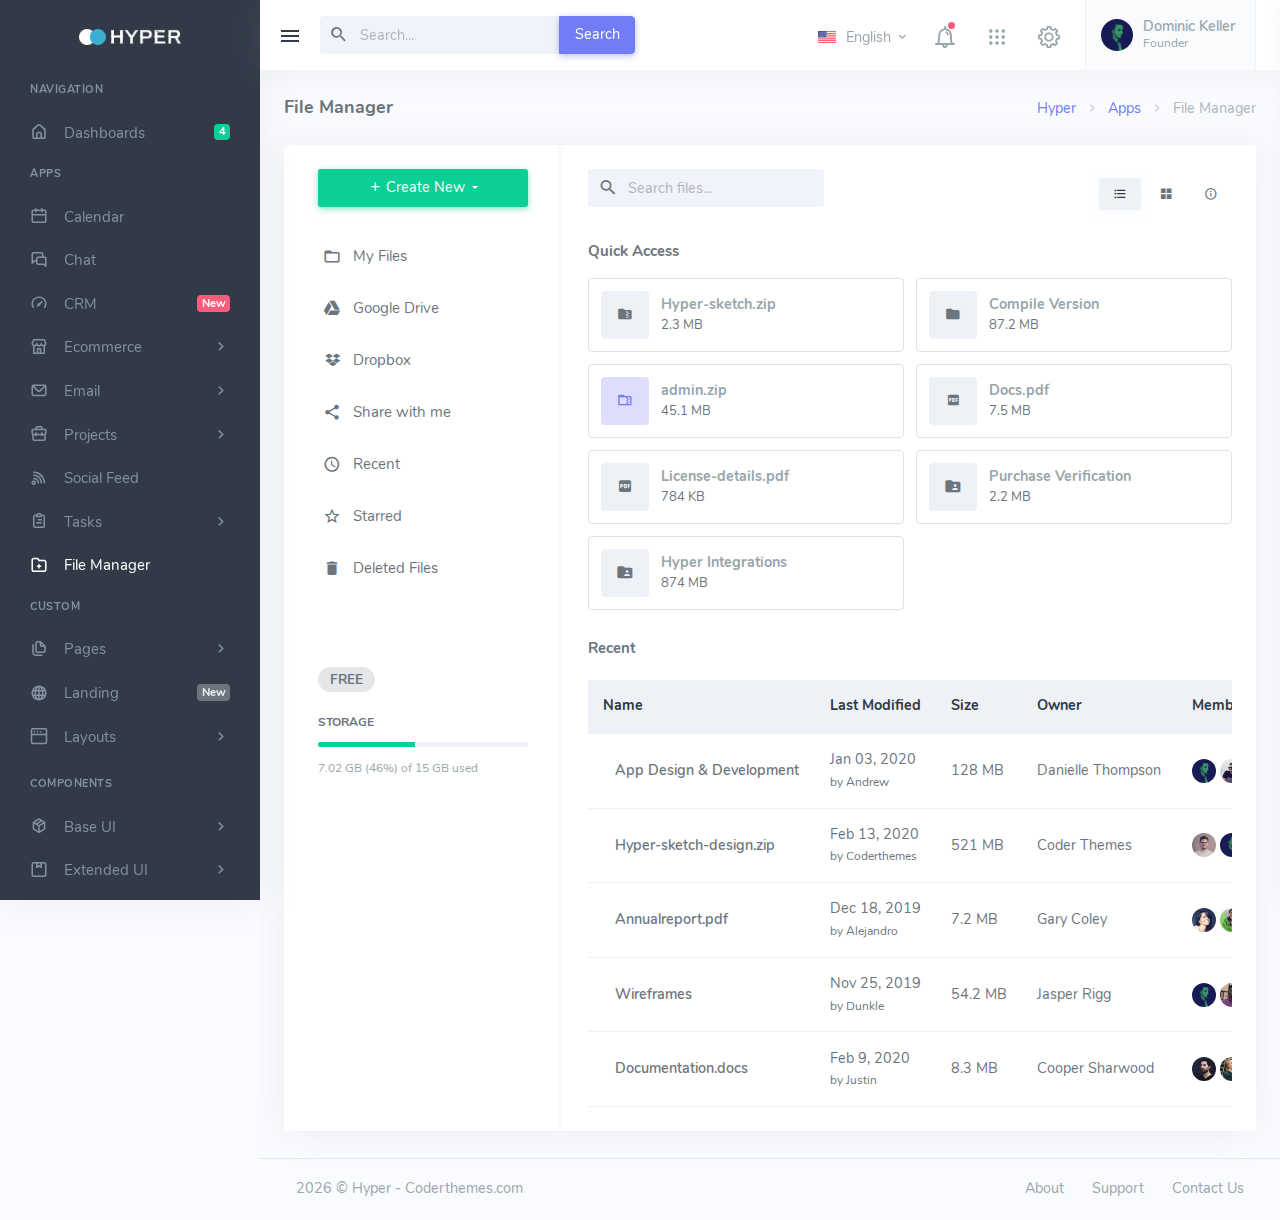
<file: apps-file-manager.html>
<!DOCTYPE html>
<html lang="en">

    
<!-- Mirrored from coderthemes.com/hyper/saas/apps-file-manager.html by HTTrack Website Copier/3.x [XR&CO'2014], Fri, 29 Jul 2022 10:21:14 GMT -->
<head>
        <meta charset="utf-8" />
        <title>File Manager | Hyper - Responsive Bootstrap 5 Admin Dashboard</title>
        <meta name="viewport" content="width=device-width, initial-scale=1.0">
        <meta content="A fully featured admin theme which can be used to build CRM, CMS, etc." name="description" />
        <meta content="Coderthemes" name="author" />
        <!-- App favicon -->
        <link rel="shortcut icon" href="assets/images/favicon.ico">

        <!-- App css -->
        <link href="assets/css/icons.min.css" rel="stylesheet" type="text/css" />
        <link href="assets/css/app.min.css" rel="stylesheet" type="text/css" id="app-style"/>

    </head>

    <body class="loading" data-layout-color="light" data-leftbar-theme="dark" data-layout-mode="fluid" data-rightbar-onstart="true">
        <!-- Begin page -->
        <div class="wrapper">
            <!-- ========== Left Sidebar Start ========== -->
            <div class="leftside-menu">
    
                <!-- LOGO -->
                <a href="index.html" class="logo text-center logo-light">
                    <span class="logo-lg">
                        <img src="assets/images/logo.png" alt="" height="16">
                    </span>
                    <span class="logo-sm">
                        <img src="assets/images/logo_sm.png" alt="" height="16">
                    </span>
                </a>

                <!-- LOGO -->
                <a href="index.html" class="logo text-center logo-dark">
                    <span class="logo-lg">
                        <img src="assets/images/logo-dark.png" alt="" height="16">
                    </span>
                    <span class="logo-sm">
                        <img src="assets/images/logo_sm_dark.png" alt="" height="16">
                    </span>
                </a>
    
                <div class="h-100" id="leftside-menu-container" data-simplebar>

                    <!--- Sidemenu -->
                    <ul class="side-nav">

                        <li class="side-nav-title side-nav-item">Navigation</li>

                        <li class="side-nav-item">
                            <a data-bs-toggle="collapse" href="#sidebarDashboards" aria-expanded="false" aria-controls="sidebarDashboards" class="side-nav-link">
                                <i class="uil-home-alt"></i>
                                <span class="badge bg-success float-end">4</span>
                                <span> Dashboards </span>
                            </a>
                            <div class="collapse" id="sidebarDashboards">
                                <ul class="side-nav-second-level">
                                    <li>
                                        <a href="dashboard-analytics.html">Analytics</a>
                                    </li>
                                    <li>
                                        <a href="index.html">Ecommerce</a>
                                    </li>
                                    <li>
                                        <a href="dashboard-projects.html">Projects</a>
                                    </li>
                                    <li>
                                        <a href="dashboard-wallet.html">E-Wallet <span class="badge rounded bg-danger font-10 float-end">New</span></a>
                                    </li>
                                </ul>
                            </div>
                        </li>

                        <li class="side-nav-title side-nav-item">Apps</li>

                        <li class="side-nav-item">
                            <a href="apps-calendar.html" class="side-nav-link">
                                <i class="uil-calender"></i>
                                <span> Calendar </span>
                            </a>
                        </li>

                        <li class="side-nav-item">
                            <a href="apps-chat.html" class="side-nav-link">
                                <i class="uil-comments-alt"></i>
                                <span> Chat </span>
                            </a>
                        </li>

                        <li class="side-nav-item">
                            <a data-bs-toggle="collapse" href="#sidebarCrm" aria-expanded="false" aria-controls="sidebarCrm" class="side-nav-link">
                                <i class="uil uil-tachometer-fast"></i>
                                <span class="badge bg-danger text-white float-end">New</span>
                                <span> CRM </span>
                            </a>
                            <div class="collapse" id="sidebarCrm">
                                <ul class="side-nav-second-level">
                                    <li>
                                        <a href="crm-dashboard.html">Dashboard</a>
                                    </li>
                                    <li>
                                        <a href="crm-projects.html">Project</a>
                                    </li>
                                    <li>
                                        <a href="crm-orders-list.html">Orders List</a>
                                    </li>
                                    <li>
                                        <a href="crm-clients.html">Clients</a>
                                    </li>
                                    <li>
                                        <a href="crm-management.html">Management</a>
                                    </li>
                                </ul>
                            </div>
                        </li>

                        <li class="side-nav-item">
                            <a data-bs-toggle="collapse" href="#sidebarEcommerce" aria-expanded="false" aria-controls="sidebarEcommerce" class="side-nav-link">
                                <i class="uil-store"></i>
                                <span> Ecommerce </span>
                                <span class="menu-arrow"></span>
                            </a>
                            <div class="collapse" id="sidebarEcommerce">
                                <ul class="side-nav-second-level">
                                    <li>
                                        <a href="apps-ecommerce-products.html">Products</a>
                                    </li>
                                    <li>
                                        <a href="apps-ecommerce-products-details.html">Products Details</a>
                                    </li>
                                    <li>
                                        <a href="apps-ecommerce-orders.html">Orders</a>
                                    </li>
                                    <li>
                                        <a href="apps-ecommerce-orders-details.html">Order Details</a>
                                    </li>
                                    <li>
                                        <a href="apps-ecommerce-customers.html">Customers</a>
                                    </li>
                                    <li>
                                        <a href="apps-ecommerce-shopping-cart.html">Shopping Cart</a>
                                    </li>
                                    <li>
                                        <a href="apps-ecommerce-checkout.html">Checkout</a>
                                    </li>
                                    <li>
                                        <a href="apps-ecommerce-sellers.html">Sellers</a>
                                    </li>
                                </ul>
                            </div>
                        </li>

                        <li class="side-nav-item">
                            <a data-bs-toggle="collapse" href="#sidebarEmail" aria-expanded="false" aria-controls="sidebarEmail" class="side-nav-link">
                                <i class="uil-envelope"></i>
                                <span> Email </span>
                                <span class="menu-arrow"></span>
                            </a>
                            <div class="collapse" id="sidebarEmail">
                                <ul class="side-nav-second-level">
                                    <li>
                                        <a href="apps-email-inbox.html">Inbox</a>
                                    </li>
                                    <li>
                                        <a href="apps-email-read.html">Read Email</a>
                                    </li>
                                </ul>
                            </div>
                        </li>

                        <li class="side-nav-item">
                            <a data-bs-toggle="collapse" href="#sidebarProjects" aria-expanded="false" aria-controls="sidebarProjects" class="side-nav-link">
                                <i class="uil-briefcase"></i>
                                <span> Projects </span>
                                <span class="menu-arrow"></span>
                            </a>
                            <div class="collapse" id="sidebarProjects">
                                <ul class="side-nav-second-level">
                                    <li>
                                        <a href="apps-projects-list.html">List</a>
                                    </li>
                                    <li>
                                        <a href="apps-projects-details.html">Details</a>
                                    </li>
                                    <li>
                                        <a href="apps-projects-gantt.html">Gantt <span class="badge rounded-pill bg-light text-dark font-10 float-end">New</span></a>
                                    </li>
                                    <li>
                                        <a href="apps-projects-add.html">Create Project</a>
                                    </li>
                                </ul>
                            </div>
                        </li>

                        <li class="side-nav-item">
                            <a href="apps-social-feed.html" class="side-nav-link">
                                <i class="uil-rss"></i>
                                <span> Social Feed </span>
                            </a>
                        </li>

                        <li class="side-nav-item">
                            <a data-bs-toggle="collapse" href="#sidebarTasks" aria-expanded="false" aria-controls="sidebarTasks" class="side-nav-link">
                                <i class="uil-clipboard-alt"></i>
                                <span> Tasks </span>
                                <span class="menu-arrow"></span>
                            </a>
                            <div class="collapse" id="sidebarTasks">
                                <ul class="side-nav-second-level">
                                    <li>
                                        <a href="apps-tasks.html">List</a>
                                    </li>
                                    <li>
                                        <a href="apps-tasks-details.html">Details</a>
                                    </li>
                                    <li>
                                        <a href="apps-kanban.html">Kanban Board</a>
                                    </li>
                                </ul>
                            </div>
                        </li>

                        <li class="side-nav-item">
                            <a href="apps-file-manager.html" class="side-nav-link">
                                <i class="uil-folder-plus"></i>
                                <span> File Manager </span>
                            </a>
                        </li>

                        <li class="side-nav-title side-nav-item">Custom</li>

                        <li class="side-nav-item">
                            <a data-bs-toggle="collapse" href="#sidebarPages" aria-expanded="false" aria-controls="sidebarPages" class="side-nav-link">
                                <i class="uil-copy-alt"></i>
                                <span> Pages </span>
                                <span class="menu-arrow"></span>
                            </a>
                            <div class="collapse" id="sidebarPages">
                                <ul class="side-nav-second-level">
                                    <li>
                                        <a href="pages-profile.html">Profile</a>
                                    </li>
                                    <li>
                                        <a href="pages-profile-2.html">Profile 2</a>
                                    </li>
                                    <li>
                                        <a href="pages-invoice.html">Invoice</a>
                                    </li>
                                    <li>
                                        <a href="pages-faq.html">FAQ</a>
                                    </li>
                                    <li>
                                        <a href="pages-pricing.html">Pricing</a>
                                    </li>
                                    <li>
                                        <a href="pages-maintenance.html">Maintenance</a>
                                    </li>
                                    <li class="side-nav-item">
                                        <a data-bs-toggle="collapse" href="#sidebarPagesAuth" aria-expanded="false" aria-controls="sidebarPagesAuth">
                                            <span> Authentication </span>
                                            <span class="menu-arrow"></span>
                                        </a>
                                        <div class="collapse" id="sidebarPagesAuth">
                                            <ul class="side-nav-third-level">
                                                <li>
                                                    <a href="pages-login.html">Login</a>
                                                </li>
                                                <li>
                                                    <a href="pages-login-2.html">Login 2</a>
                                                </li>
                                                <li>
                                                    <a href="pages-register.html">Register</a>
                                                </li>
                                                <li>
                                                    <a href="pages-register-2.html">Register 2</a>
                                                </li>
                                                <li>
                                                    <a href="pages-logout.html">Logout</a>
                                                </li>
                                                <li>
                                                    <a href="pages-logout-2.html">Logout 2</a>
                                                </li>
                                                <li>
                                                    <a href="pages-recoverpw.html">Recover Password</a>
                                                </li>
                                                <li>
                                                    <a href="pages-recoverpw-2.html">Recover Password 2</a>
                                                </li>
                                                <li>
                                                    <a href="pages-lock-screen.html">Lock Screen</a>
                                                </li>
                                                <li>
                                                    <a href="pages-lock-screen-2.html">Lock Screen 2</a>
                                                </li>
                                                <li>
                                                    <a href="pages-confirm-mail.html">Confirm Mail</a>
                                                </li>
                                                <li>
                                                    <a href="pages-confirm-mail-2.html">Confirm Mail 2</a>
                                                </li>
                                            </ul>
                                        </div>
                                    </li>
                                    <li class="side-nav-item">
                                        <a data-bs-toggle="collapse" href="#sidebarPagesError" aria-expanded="false" aria-controls="sidebarPagesError">
                                            <span> Error </span>
                                            <span class="menu-arrow"></span>
                                        </a>
                                        <div class="collapse" id="sidebarPagesError">
                                            <ul class="side-nav-third-level">
                                                <li>
                                                <a href="pages-404.html">Error 404</a>
                                            </li>
                                            <li>
                                                <a href="pages-404-alt.html">Error 404-alt</a>
                                            </li>
                                            <li>
                                                <a href="pages-500.html">Error 500</a>
                                            </li>
                                            </ul>
                                        </div>
                                    </li>
                                    <li>
                                        <a href="pages-starter.html">Starter Page</a>
                                    </li>
                                    <li>
                                        <a href="pages-preloader.html">With Preloader</a>
                                    </li>
                                    <li>
                                        <a href="pages-timeline.html">Timeline</a>
                                    </li>
                                </ul>
                            </div>
                        </li>

                        <li class="side-nav-item">
                            <a href="landing.html" target="_blank" class="side-nav-link">
                                <i class="uil-globe"></i>
                                <span class="badge bg-secondary text-light float-end">New</span>
                                <span> Landing </span>
                            </a>
                        </li>

                        <li class="side-nav-item">
                            <a data-bs-toggle="collapse" href="#sidebarLayouts" aria-expanded="false" aria-controls="sidebarLayouts" class="side-nav-link">
                                <i class="uil-window"></i>
                                <span> Layouts </span>
                                <span class="menu-arrow"></span>
                            </a>
                            <div class="collapse" id="sidebarLayouts">
                                <ul class="side-nav-second-level">
                                    <li>
                                        <a href="layouts-horizontal.html">Horizontal</a>
                                    </li>
                                    <li>
                                        <a href="layouts-detached.html">Detached</a>
                                    </li>
                                    <li>
                                        <a href="layouts-full.html">Full</a>
                                    </li>
                                </ul>
                            </div>
                        </li>
            
                        <li class="side-nav-title side-nav-item mt-1">Components</li>

                        <li class="side-nav-item">
                            <a data-bs-toggle="collapse" href="#sidebarBaseUI" aria-expanded="false" aria-controls="sidebarBaseUI" class="side-nav-link">
                                <i class="uil-box"></i>
                                <span> Base UI </span>
                                <span class="menu-arrow"></span>
                            </a>
                            <div class="collapse" id="sidebarBaseUI">
                                <ul class="side-nav-second-level">
                                    <li>
                                        <a href="ui-accordions.html">Accordions</a>
                                    </li>
                                    <li>
                                        <a href="ui-alerts.html">Alerts</a>
                                    </li>
                                    <li>
                                        <a href="ui-avatars.html">Avatars</a>
                                    </li>
                                    <li>
                                        <a href="ui-badges.html">Badges</a>
                                    </li>
                                    <li>
                                        <a href="ui-breadcrumb.html">Breadcrumb</a>
                                    </li>
                                    <li>
                                        <a href="ui-buttons.html">Buttons</a>
                                    </li>
                                    <li>
                                        <a href="ui-cards.html">Cards</a>
                                    </li>
                                    <li>
                                        <a href="ui-carousel.html">Carousel</a>
                                    </li>
                                    <li>
                                        <a href="ui-dropdowns.html">Dropdowns</a>
                                    </li>
                                    <li>
                                        <a href="ui-embed-video.html">Embed Video</a>
                                    </li>
                                    <li>
                                        <a href="ui-grid.html">Grid</a>
                                    </li>
                                    <li>
                                        <a href="ui-list-group.html">List Group</a>
                                    </li>
                                    <li>
                                        <a href="ui-modals.html">Modals</a>
                                    </li>
                                    <li>
                                        <a href="ui-notifications.html">Notifications</a>
                                    </li>
                                    <li>
                                        <a href="ui-offcanvas.html">Offcanvas</a>
                                    </li>
                                    <li>
                                        <a href="ui-placeholders.html">Placeholders</a>
                                    </li>
                                    <li>
                                        <a href="ui-pagination.html">Pagination</a>
                                    </li>
                                    <li>
                                        <a href="ui-popovers.html">Popovers</a>
                                    </li>
                                    <li>
                                        <a href="ui-progress.html">Progress</a>
                                    </li>
                                    <li>
                                        <a href="ui-ribbons.html">Ribbons</a>
                                    </li>
                                    <li>
                                        <a href="ui-spinners.html">Spinners</a>
                                    </li>
                                    <li>
                                        <a href="ui-tabs.html">Tabs</a>
                                    </li>
                                    <li>
                                        <a href="ui-tooltips.html">Tooltips</a>
                                    </li>
                                    <li>
                                        <a href="ui-typography.html">Typography</a>
                                    </li>
                                </ul>
                            </div>
                        </li>

                        <li class="side-nav-item">
                            <a data-bs-toggle="collapse" href="#sidebarExtendedUI" aria-expanded="false" aria-controls="sidebarExtendedUI" class="side-nav-link">
                                <i class="uil-package"></i>
                                <span> Extended UI </span>
                                <span class="menu-arrow"></span>
                            </a>
                            <div class="collapse" id="sidebarExtendedUI">
                                <ul class="side-nav-second-level">
                                    <li>
                                        <a href="extended-dragula.html">Dragula</a>
                                    </li>
                                    <li>
                                        <a href="extended-range-slider.html">Range Slider</a>
                                    </li>
                                    <li>
                                        <a href="extended-ratings.html">Ratings</a>
                                    </li>
                                    <li>
                                        <a href="extended-scrollbar.html">Scrollbar</a>
                                    </li>
                                    <li>
                                        <a href="extended-scrollspy.html">Scrollspy</a>
                                    </li>
                                    <li>
                                        <a href="extended-treeview.html">Treeview</a>
                                    </li>
                                </ul>
                            </div>
                        </li>

                        <li class="side-nav-item">
                            <a href="widgets.html" class="side-nav-link">
                                <i class="uil-layer-group"></i>
                                <span> Widgets </span>
                            </a>
                        </li>

                        <li class="side-nav-item">
                            <a data-bs-toggle="collapse" href="#sidebarIcons" aria-expanded="false" aria-controls="sidebarIcons" class="side-nav-link">
                                <i class="uil-streering"></i>
                                <span> Icons </span>
                                <span class="menu-arrow"></span>
                            </a>
                            <div class="collapse" id="sidebarIcons">
                                <ul class="side-nav-second-level">
                                    <li>
                                        <a href="icons-dripicons.html">Dripicons</a>
                                    </li>
                                    <li>
                                        <a href="icons-mdi.html">Material Design</a>
                                    </li>
                                    <li>
                                        <a href="icons-unicons.html">Unicons</a>
                                    </li>
                                </ul>
                            </div>
                        </li>

                        <li class="side-nav-item">
                            <a data-bs-toggle="collapse" href="#sidebarForms" aria-expanded="false" aria-controls="sidebarForms" class="side-nav-link">
                                <i class="uil-document-layout-center"></i>
                                <span> Forms </span>
                                <span class="menu-arrow"></span>
                            </a>
                            <div class="collapse" id="sidebarForms">
                                <ul class="side-nav-second-level">
                                    <li>
                                        <a href="form-elements.html">Basic Elements</a>
                                    </li>
                                    <li>
                                        <a href="form-advanced.html">Form Advanced</a>
                                    </li>
                                    <li>
                                        <a href="form-validation.html">Validation</a>
                                    </li>
                                    <li>
                                        <a href="form-wizard.html">Wizard</a>
                                    </li>
                                    <li>
                                        <a href="form-fileuploads.html">File Uploads</a>
                                    </li>
                                    <li>
                                        <a href="form-editors.html">Editors</a>
                                    </li>
                                </ul>
                            </div>
                        </li>

                        <li class="side-nav-item">
                            <a data-bs-toggle="collapse" href="#sidebarCharts" aria-expanded="false" aria-controls="sidebarCharts" class="side-nav-link">
                                <i class="uil-chart"></i>
                                <span> Charts </span>
                                <span class="menu-arrow"></span>
                            </a>
                            <div class="collapse" id="sidebarCharts">
                                <ul class="side-nav-second-level">
                                    <li class="side-nav-item">
                                        <a data-bs-toggle="collapse" href="#sidebarApexCharts" aria-expanded="false" aria-controls="sidebarApexCharts">
                                            <span> Apex Charts </span>
                                            <span class="menu-arrow"></span>
                                        </a>
                                        <div class="collapse" id="sidebarApexCharts">
                                            <ul class="side-nav-third-level">
                                                <li>
                                                    <a href="charts-apex-area.html">Area</a>
                                                </li>
                                                <li>
                                                    <a href="charts-apex-bar.html">Bar</a>
                                                </li>
                                                <li>
                                                    <a href="charts-apex-bubble.html">Bubble</a>
                                                </li>
                                                <li>
                                                    <a href="charts-apex-candlestick.html">Candlestick</a>
                                                </li>
                                                <li>
                                                    <a href="charts-apex-column.html">Column</a>
                                                </li>
                                                <li>
                                                    <a href="charts-apex-heatmap.html">Heatmap</a>
                                                </li>
                                                <li>
                                                    <a href="charts-apex-line.html">Line</a>
                                                </li>
                                                <li>
                                                    <a href="charts-apex-mixed.html">Mixed</a>
                                                </li>
                                                <li>
                                                    <a href="charts-apex-pie.html">Pie</a>
                                                </li>
                                                <li>
                                                    <a href="charts-apex-radar.html">Radar</a>
                                                </li>
                                                <li>
                                                    <a href="charts-apex-radialbar.html">RadialBar</a>
                                                </li>
                                                <li>
                                                    <a href="charts-apex-scatter.html">Scatter</a>
                                                </li>
                                                <li>
                                                    <a href="charts-apex-sparklines.html">Sparklines</a>
                                                </li>
                                            </ul>
                                        </div>
                                    </li>
                                    <li>
                                        <a href="charts-brite.html">Britecharts</a>
                                    </li>
                                    <li>
                                        <a href="charts-chartjs.html">Chartjs</a>
                                    </li>
                                    <li>
                                        <a href="charts-sparkline.html">Sparklines</a>
                                    </li>
                                </ul>
                            </div>
                        </li>

                        <li class="side-nav-item">
                            <a data-bs-toggle="collapse" href="#sidebarTables" aria-expanded="false" aria-controls="sidebarTables" class="side-nav-link">
                                <i class="uil-table"></i>
                                <span> Tables </span>
                                <span class="menu-arrow"></span>
                            </a>
                            <div class="collapse" id="sidebarTables">
                                <ul class="side-nav-second-level">
                                    <li>
                                        <a href="tables-basic.html">Basic Tables</a>
                                    </li>
                                    <li>
                                        <a href="tables-datatable.html">Data Tables</a>
                                    </li>
                                </ul>
                            </div>
                        </li>

                        <li class="side-nav-item">
                            <a data-bs-toggle="collapse" href="#sidebarMaps" aria-expanded="false" aria-controls="sidebarMaps" class="side-nav-link">
                                <i class="uil-location-point"></i>
                                <span> Maps </span>
                                <span class="menu-arrow"></span>
                            </a>
                            <div class="collapse" id="sidebarMaps">
                                <ul class="side-nav-second-level">
                                    <li>
                                        <a href="maps-google.html">Google Maps</a>
                                    </li>
                                    <li>
                                        <a href="maps-vector.html">Vector Maps</a>
                                    </li>
                                </ul>
                            </div>
                        </li>

                        <li class="side-nav-item">
                            <a data-bs-toggle="collapse" href="#sidebarMultiLevel" aria-expanded="false" aria-controls="sidebarMultiLevel" class="side-nav-link">
                                <i class="uil-folder-plus"></i>
                                <span> Multi Level </span>
                                <span class="menu-arrow"></span>
                            </a>
                            <div class="collapse" id="sidebarMultiLevel">
                                <ul class="side-nav-second-level">
                                    <li class="side-nav-item">
                                        <a data-bs-toggle="collapse" href="#sidebarSecondLevel" aria-expanded="false" aria-controls="sidebarSecondLevel">
                                            <span> Second Level </span>
                                            <span class="menu-arrow"></span>
                                        </a>
                                        <div class="collapse" id="sidebarSecondLevel">
                                            <ul class="side-nav-third-level">
                                                <li>
                                                    <a href="javascript: void(0);">Item 1</a>
                                                </li>
                                                <li>
                                                    <a href="javascript: void(0);">Item 2</a>
                                                </li>
                                            </ul>
                                        </div>
                                    </li>
                                    <li class="side-nav-item">
                                        <a data-bs-toggle="collapse" href="#sidebarThirdLevel" aria-expanded="false" aria-controls="sidebarThirdLevel">
                                            <span> Third Level </span>
                                            <span class="menu-arrow"></span>
                                        </a>
                                        <div class="collapse" id="sidebarThirdLevel">
                                            <ul class="side-nav-third-level">
                                                <li>
                                                    <a href="javascript: void(0);">Item 1</a>
                                                </li>
                                                <li class="side-nav-item">
                                                    <a data-bs-toggle="collapse" href="#sidebarFourthLevel" aria-expanded="false" aria-controls="sidebarFourthLevel">
                                                        <span> Item 2 </span>
                                                        <span class="menu-arrow"></span>
                                                    </a>
                                                    <div class="collapse" id="sidebarFourthLevel">
                                                        <ul class="side-nav-forth-level">
                                                            <li>
                                                                <a href="javascript: void(0);">Item 2.1</a>
                                                            </li>
                                                            <li>
                                                                <a href="javascript: void(0);">Item 2.2</a>
                                                            </li>
                                                        </ul>
                                                    </div>
                                                </li>
                                            </ul>
                                        </div>
                                    </li>
                                </ul>
                            </div>
                        </li>
                    </ul>

                    <!-- Help Box -->
                    <div class="help-box text-white text-center">
                        <a href="javascript: void(0);" class="float-end close-btn text-white">
                            <i class="mdi mdi-close"></i>
                        </a>
                        <img src="assets/images/help-icon.svg" height="90" alt="Helper Icon Image" />
                        <h5 class="mt-3">Unlimited Access</h5>
                        <p class="mb-3">Upgrade to plan to get access to unlimited reports</p>
                        <a href="javascript: void(0);" class="btn btn-secondary btn-sm">Upgrade</a>
                    </div>
                    <!-- end Help Box -->
                    <!-- End Sidebar -->

                    <div class="clearfix"></div>

                </div>
                <!-- Sidebar -left -->

            </div>
            <!-- Left Sidebar End -->

            <!-- ============================================================== -->
            <!-- Start Page Content here -->
            <!-- ============================================================== -->

            <div class="content-page">
                <div class="content">
                    <!-- Topbar Start -->
                    <div class="navbar-custom">
                        <ul class="list-unstyled topbar-menu float-end mb-0">
                            <li class="dropdown notification-list d-lg-none">
                                <a class="nav-link dropdown-toggle arrow-none" data-bs-toggle="dropdown" href="#" role="button" aria-haspopup="false" aria-expanded="false">
                                    <i class="dripicons-search noti-icon"></i>
                                </a>
                                <div class="dropdown-menu dropdown-menu-animated dropdown-lg p-0">
                                    <form class="p-3">
                                        <input type="text" class="form-control" placeholder="Search ..." aria-label="Recipient's username">
                                    </form>
                                </div>
                            </li>
                            <li class="dropdown notification-list topbar-dropdown">
                                <a class="nav-link dropdown-toggle arrow-none" data-bs-toggle="dropdown" href="#" role="button" aria-haspopup="false" aria-expanded="false">
                                    <img src="assets/images/flags/us.jpg" alt="user-image" class="me-0 me-sm-1" height="12"> 
                                    <span class="align-middle d-none d-sm-inline-block">English</span> <i class="mdi mdi-chevron-down d-none d-sm-inline-block align-middle"></i>
                                </a>
                                <div class="dropdown-menu dropdown-menu-end dropdown-menu-animated topbar-dropdown-menu">

                                    <!-- item-->
                                    <a href="javascript:void(0);" class="dropdown-item notify-item">
                                        <img src="assets/images/flags/germany.jpg" alt="user-image" class="me-1" height="12"> <span class="align-middle">German</span>
                                    </a>

                                    <!-- item-->
                                    <a href="javascript:void(0);" class="dropdown-item notify-item">
                                        <img src="assets/images/flags/italy.jpg" alt="user-image" class="me-1" height="12"> <span class="align-middle">Italian</span>
                                    </a>
                
                                    <!-- item-->
                                    <a href="javascript:void(0);" class="dropdown-item notify-item">
                                        <img src="assets/images/flags/spain.jpg" alt="user-image" class="me-1" height="12"> <span class="align-middle">Spanish</span>
                                    </a>

                                    <!-- item-->
                                    <a href="javascript:void(0);" class="dropdown-item notify-item">
                                        <img src="assets/images/flags/russia.jpg" alt="user-image" class="me-1" height="12"> <span class="align-middle">Russian</span>
                                    </a>

                                </div>
                            </li>

                            <li class="dropdown notification-list">
                                <a class="nav-link dropdown-toggle arrow-none" data-bs-toggle="dropdown" href="#" role="button" aria-haspopup="false" aria-expanded="false">
                                    <i class="dripicons-bell noti-icon"></i>
                                    <span class="noti-icon-badge"></span>
                                </a>
                                <div class="dropdown-menu dropdown-menu-end dropdown-menu-animated dropdown-lg">

                                    <!-- item-->
                                    <div class="dropdown-item noti-title px-3">
                                        <h5 class="m-0">
                                            <span class="float-end">
                                                <a href="javascript: void(0);" class="text-dark">
                                                    <small>Clear All</small>
                                                </a>
                                            </span>Notification
                                        </h5>
                                    </div>

                                    <div class="px-3" style="max-height: 300px;" data-simplebar>

                                        <h5 class="text-muted font-13 fw-normal mt-0">Today</h5>
                                        <!-- item-->
                                        <a href="javascript:void(0);" class="dropdown-item p-0 notify-item card unread-noti shadow-none mb-2">
                                            <div class="card-body">
                                                <span class="float-end noti-close-btn text-muted"><i class="mdi mdi-close"></i></span>   
                                                <div class="d-flex align-items-center">
                                                    <div class="flex-shrink-0">
                                                        <div class="notify-icon bg-primary">
                                                            <i class="mdi mdi-comment-account-outline"></i>
                                                        </div>
                                                    </div>
                                                    <div class="flex-grow-1 text-truncate ms-2">
                                                        <h5 class="noti-item-title fw-semibold font-14">Datacorp <small class="fw-normal text-muted ms-1">1 min ago</small></h5>
                                                        <small class="noti-item-subtitle text-muted">Caleb Flakelar commented on Admin</small>
                                                    </div>
                                                  </div>
                                            </div>
                                        </a>

                                        <!-- item-->
                                        <a href="javascript:void(0);" class="dropdown-item p-0 notify-item card read-noti shadow-none mb-2">
                                            <div class="card-body">
                                                <span class="float-end noti-close-btn text-muted"><i class="mdi mdi-close"></i></span>   
                                                <div class="d-flex align-items-center">
                                                    <div class="flex-shrink-0">
                                                        <div class="notify-icon bg-info">
                                                            <i class="mdi mdi-account-plus"></i>
                                                        </div>
                                                    </div>
                                                    <div class="flex-grow-1 text-truncate ms-2">
                                                        <h5 class="noti-item-title fw-semibold font-14">Admin <small class="fw-normal text-muted ms-1">1 hours ago</small></h5>
                                                        <small class="noti-item-subtitle text-muted">New user registered</small>
                                                    </div>
                                                  </div>
                                            </div>
                                        </a>

                                        <h5 class="text-muted font-13 fw-normal mt-0">Yesterday</h5>

                                        <!-- item-->
                                        <a href="javascript:void(0);" class="dropdown-item p-0 notify-item card read-noti shadow-none mb-2">
                                            <div class="card-body">
                                                <span class="float-end noti-close-btn text-muted"><i class="mdi mdi-close"></i></span>   
                                                <div class="d-flex align-items-center">
                                                    <div class="flex-shrink-0">
                                                        <div class="notify-icon">
                                                            <img src="assets/images/users/avatar-2.jpg" class="img-fluid rounded-circle" alt="" />
                                                        </div>
                                                    </div>
                                                    <div class="flex-grow-1 text-truncate ms-2">
                                                        <h5 class="noti-item-title fw-semibold font-14">Cristina Pride <small class="fw-normal text-muted ms-1">1 day ago</small></h5>
                                                        <small class="noti-item-subtitle text-muted">Hi, How are you? What about our next meeting</small>
                                                    </div>
                                                  </div>
                                            </div>
                                        </a>

                                        <h5 class="text-muted font-13 fw-normal mt-0">30 Dec 2021</h5>

                                        <!-- item-->
                                        <a href="javascript:void(0);" class="dropdown-item p-0 notify-item card read-noti shadow-none mb-2">
                                            <div class="card-body">
                                                <span class="float-end noti-close-btn text-muted"><i class="mdi mdi-close"></i></span>   
                                                <div class="d-flex align-items-center">
                                                    <div class="flex-shrink-0">
                                                        <div class="notify-icon bg-primary">
                                                            <i class="mdi mdi-comment-account-outline"></i>
                                                        </div>
                                                    </div>
                                                    <div class="flex-grow-1 text-truncate ms-2">
                                                        <h5 class="noti-item-title fw-semibold font-14">Datacorp</h5>
                                                        <small class="noti-item-subtitle text-muted">Caleb Flakelar commented on Admin</small>
                                                    </div>
                                                  </div>
                                            </div>
                                        </a>

                                         <!-- item-->
                                         <a href="javascript:void(0);" class="dropdown-item p-0 notify-item card read-noti shadow-none mb-2">
                                            <div class="card-body">
                                                <span class="float-end noti-close-btn text-muted"><i class="mdi mdi-close"></i></span>   
                                                <div class="d-flex align-items-center">
                                                    <div class="flex-shrink-0">
                                                        <div class="notify-icon">
                                                            <img src="assets/images/users/avatar-4.jpg" class="img-fluid rounded-circle" alt="" />
                                                        </div>
                                                    </div>
                                                    <div class="flex-grow-1 text-truncate ms-2">
                                                        <h5 class="noti-item-title fw-semibold font-14">Karen Robinson</h5>
                                                        <small class="noti-item-subtitle text-muted">Wow ! this admin looks good and awesome design</small>
                                                    </div>
                                                  </div>
                                            </div>
                                        </a>

                                        <div class="text-center">
                                            <i class="mdi mdi-dots-circle mdi-spin text-muted h3 mt-0"></i>
                                        </div>
                                    </div>

                                    <!-- All-->
                                    <a href="javascript:void(0);" class="dropdown-item text-center text-primary notify-item border-top border-light py-2">
                                        View All
                                    </a>

                                </div>
                            </li>

                            <li class="dropdown notification-list d-none d-sm-inline-block">
                                <a class="nav-link dropdown-toggle arrow-none" data-bs-toggle="dropdown" href="#" role="button" aria-haspopup="false" aria-expanded="false">
                                    <i class="dripicons-view-apps noti-icon"></i>
                                </a>
                                <div class="dropdown-menu dropdown-menu-end dropdown-menu-animated dropdown-lg p-0">

                                    <div class="p-2">
                                        <div class="row g-0">
                                            <div class="col">
                                                <a class="dropdown-icon-item" href="#">
                                                    <img src="assets/images/brands/slack.png" alt="slack">
                                                    <span>Slack</span>
                                                </a>
                                            </div>
                                            <div class="col">
                                                <a class="dropdown-icon-item" href="#">
                                                    <img src="assets/images/brands/github.png" alt="Github">
                                                    <span>GitHub</span>
                                                </a>
                                            </div>
                                            <div class="col">
                                                <a class="dropdown-icon-item" href="#">
                                                    <img src="assets/images/brands/dribbble.png" alt="dribbble">
                                                    <span>Dribbble</span>
                                                </a>
                                            </div>
                                        </div>

                                        <div class="row g-0">
                                            <div class="col">
                                                <a class="dropdown-icon-item" href="#">
                                                    <img src="assets/images/brands/bitbucket.png" alt="bitbucket">
                                                    <span>Bitbucket</span>
                                                </a>
                                            </div>
                                            <div class="col">
                                                <a class="dropdown-icon-item" href="#">
                                                    <img src="assets/images/brands/dropbox.png" alt="dropbox">
                                                    <span>Dropbox</span>
                                                </a>
                                            </div>
                                            <div class="col">
                                                <a class="dropdown-icon-item" href="#">
                                                    <img src="assets/images/brands/g-suite.png" alt="G Suite">
                                                    <span>G Suite</span>
                                                </a>
                                            </div>
                                        </div> <!-- end row-->
                                    </div>

                                </div>
                            </li>

                            <li class="notification-list">
                                <a class="nav-link end-bar-toggle" href="javascript: void(0);">
                                    <i class="dripicons-gear noti-icon"></i>
                                </a>
                            </li>

                            <li class="dropdown notification-list">
                                <a class="nav-link dropdown-toggle nav-user arrow-none me-0" data-bs-toggle="dropdown" href="#" role="button" aria-haspopup="false"
                                    aria-expanded="false">
                                    <span class="account-user-avatar"> 
                                        <img src="assets/images/users/avatar-1.jpg" alt="user-image" class="rounded-circle">
                                    </span>
                                    <span>
                                        <span class="account-user-name">Dominic Keller</span>
                                        <span class="account-position">Founder</span>
                                    </span>
                                </a>
                                <div class="dropdown-menu dropdown-menu-end dropdown-menu-animated topbar-dropdown-menu profile-dropdown">
                                    <!-- item-->
                                    <div class=" dropdown-header noti-title">
                                        <h6 class="text-overflow m-0">Welcome !</h6>
                                    </div>

                                    <!-- item-->
                                    <a href="javascript:void(0);" class="dropdown-item notify-item">
                                        <i class="mdi mdi-account-circle me-1"></i>
                                        <span>My Account</span>
                                    </a>

                                    <!-- item-->
                                    <a href="javascript:void(0);" class="dropdown-item notify-item">
                                        <i class="mdi mdi-account-edit me-1"></i>
                                        <span>Settings</span>
                                    </a>

                                    <!-- item-->
                                    <a href="javascript:void(0);" class="dropdown-item notify-item">
                                        <i class="mdi mdi-lifebuoy me-1"></i>
                                        <span>Support</span>
                                    </a>

                                    <!-- item-->
                                    <a href="javascript:void(0);" class="dropdown-item notify-item">
                                        <i class="mdi mdi-lock-outline me-1"></i>
                                        <span>Lock Screen</span>
                                    </a>

                                    <!-- item-->
                                    <a href="javascript:void(0);" class="dropdown-item notify-item">
                                        <i class="mdi mdi-logout me-1"></i>
                                        <span>Logout</span>
                                    </a>
                                </div>
                            </li>

                        </ul>
                        <button class="button-menu-mobile open-left">
                            <i class="mdi mdi-menu"></i>
                        </button>
                        <div class="app-search dropdown d-none d-lg-block">
                            <form>
                                <div class="input-group">
                                    <input type="text" class="form-control dropdown-toggle"  placeholder="Search..." id="top-search">
                                    <span class="mdi mdi-magnify search-icon"></span>
                                    <button class="input-group-text btn-primary" type="submit">Search</button>
                                </div>
                            </form>

                            <div class="dropdown-menu dropdown-menu-animated dropdown-lg" id="search-dropdown">
                                <!-- item-->
                                <div class="dropdown-header noti-title">
                                    <h5 class="text-overflow mb-2">Found <span class="text-danger">17</span> results</h5>
                                </div>

                                <!-- item-->
                                <a href="javascript:void(0);" class="dropdown-item notify-item">
                                    <i class="uil-notes font-16 me-1"></i>
                                    <span>Analytics Report</span>
                                </a>

                                <!-- item-->
                                <a href="javascript:void(0);" class="dropdown-item notify-item">
                                    <i class="uil-life-ring font-16 me-1"></i>
                                    <span>How can I help you?</span>
                                </a>

                                <!-- item-->
                                <a href="javascript:void(0);" class="dropdown-item notify-item">
                                    <i class="uil-cog font-16 me-1"></i>
                                    <span>User profile settings</span>
                                </a>

                                <!-- item-->
                                <div class="dropdown-header noti-title">
                                    <h6 class="text-overflow mb-2 text-uppercase">Users</h6>
                                </div>

                                <div class="notification-list">
                                    <!-- item-->
                                    <a href="javascript:void(0);" class="dropdown-item notify-item">
                                        <div class="d-flex">
                                            <img class="d-flex me-2 rounded-circle" src="assets/images/users/avatar-2.jpg" alt="Generic placeholder image" height="32">
                                            <div class="w-100">
                                                <h5 class="m-0 font-14">Erwin Brown</h5>
                                                <span class="font-12 mb-0">UI Designer</span>
                                            </div>
                                        </div>
                                    </a>

                                    <!-- item-->
                                    <a href="javascript:void(0);" class="dropdown-item notify-item">
                                        <div class="d-flex">
                                            <img class="d-flex me-2 rounded-circle" src="assets/images/users/avatar-5.jpg" alt="Generic placeholder image" height="32">
                                            <div class="w-100">
                                                <h5 class="m-0 font-14">Jacob Deo</h5>
                                                <span class="font-12 mb-0">Developer</span>
                                            </div>
                                        </div>
                                    </a>
                                </div>
                            </div>
                        </div>
                    </div>
                    <!-- end Topbar -->

                    <!-- Start Content-->
                    <div class="container-fluid">

                        <!-- start page title -->
                        <div class="row">
                            <div class="col-12">
                                <div class="page-title-box">
                                    <div class="page-title-right">
                                        <ol class="breadcrumb m-0">
                                            <li class="breadcrumb-item"><a href="javascript: void(0);">Hyper</a></li>
                                            <li class="breadcrumb-item"><a href="javascript: void(0);">Apps</a></li>
                                            <li class="breadcrumb-item active">File Manager</li>
                                        </ol>
                                    </div>
                                    <h4 class="page-title">File Manager</h4>
                                </div>
                            </div>
                        </div>
                        <!-- end page title -->

                        <div class="row">

                            <!-- Right Sidebar -->
                            <div class="col-12">
                                <div class="card">
                                    <div class="card-body">
                                        <!-- Left sidebar -->
                                        <div class="page-aside-left">

                                            <div class="btn-group d-block mb-2">
                                                <button type="button" class="btn btn-success dropdown-toggle w-100" data-bs-toggle="dropdown" aria-haspopup="true" aria-expanded="false"><i class="mdi mdi-plus"></i> Create New </button>
                                                <div class="dropdown-menu">
                                                    <a class="dropdown-item" href="#"><i class="mdi mdi-folder-plus-outline me-1"></i> Folder</a>
                                                    <a class="dropdown-item" href="#"><i class="mdi mdi-file-plus-outline me-1"></i> File</a>
                                                    <a class="dropdown-item" href="#"><i class="mdi mdi-file-document me-1"></i> Document</a>
                                                    <a class="dropdown-item" href="#"><i class="mdi mdi-upload me-1"></i> Choose File</a>
                                                </div>
                                            </div>
                                            <div class="email-menu-list mt-3">
                                                <a href="#" class="list-group-item border-0"><i class="mdi mdi-folder-outline font-18 align-middle me-2"></i>My Files</a>
                                                <a href="#" class="list-group-item border-0"><i class="mdi mdi-google-drive font-18 align-middle me-2"></i>Google Drive</a>
                                                <a href="#" class="list-group-item border-0"><i class="mdi mdi-dropbox font-18 align-middle me-2"></i>Dropbox</a>
                                                <a href="#" class="list-group-item border-0"><i class="mdi mdi-share-variant font-18 align-middle me-2"></i>Share with me</a>
                                                <a href="#" class="list-group-item border-0"><i class="mdi mdi-clock-outline font-18 align-middle me-2"></i>Recent</a>
                                                <a href="#" class="list-group-item border-0"><i class="mdi mdi-star-outline font-18 align-middle me-2"></i>Starred</a>
                                                <a href="#" class="list-group-item border-0"><i class="mdi mdi-delete font-18 align-middle me-2"></i>Deleted Files</a>
                                            </div>
    
                                            <div class="mt-5">
                                                <h4><span class="badge rounded-pill p-1 px-2 badge-secondary-lighten">FREE</span></h4>
                                                <h6 class="text-uppercase mt-3">Storage</h6>
                                                <div class="progress my-2 progress-sm">
                                                    <div class="progress-bar progress-lg bg-success" role="progressbar" style="width: 46%" aria-valuenow="46" aria-valuemin="0" aria-valuemax="100"></div>
                                                </div>
                                                <p class="text-muted font-12 mb-0">7.02 GB (46%) of 15 GB used</p>
                                            </div>

                                        </div>
                                        <!-- End Left sidebar -->

                                        <div class="page-aside-right">

                                            <div class="d-lg-flex justify-content-between align-items-center">
                                                <div class="app-search">
                                                    <form>
                                                        <div class="mb-2 position-relative">
                                                            <input type="text" class="form-control" placeholder="Search files...">
                                                            <span class="mdi mdi-magnify search-icon"></span>
                                                        </div>
                                                    </form>
                                                </div>
                                                <div>
                                                    <button type="submit" class="btn btn-sm btn-light"><i class="mdi mdi-format-list-bulleted"></i></button>
                                                    <button type="submit" class="btn btn-sm"><i class="mdi mdi-view-grid"></i></button>
                                                    <button type="submit" class="btn btn-sm"><i class="mdi mdi-information-outline"></i></button>
                                                </div>
                                            </div>
    
                                            <div class="mt-3">
                                                <h5 class="mb-2">Quick Access</h5>
    
                                                <div class="row mx-n1 g-0">
                                                    <div class="col-xxl-3 col-lg-6">
                                                        <div class="card m-1 shadow-none border">
                                                            <div class="p-2">
                                                                <div class="row align-items-center">
                                                                    <div class="col-auto">
                                                                        <div class="avatar-sm">
                                                                            <span class="avatar-title bg-light text-secondary rounded">
                                                                                <i class="mdi mdi-folder-zip font-16"></i>
                                                                            </span>
                                                                        </div>
                                                                    </div>
                                                                    <div class="col ps-0">
                                                                        <a href="javascript:void(0);" class="text-muted fw-bold">Hyper-sketch.zip</a>
                                                                        <p class="mb-0 font-13">2.3 MB</p>
                                                                    </div>
                                                                </div> <!-- end row -->
                                                            </div> <!-- end .p-2-->
                                                        </div> <!-- end col -->
                                                    </div> <!-- end col-->
    
                                                    <div class="col-xxl-3 col-lg-6">
                                                        <div class="card m-1 shadow-none border">
                                                            <div class="p-2">
                                                                <div class="row align-items-center">
                                                                    <div class="col-auto">
                                                                        <div class="avatar-sm">
                                                                            <span class="avatar-title bg-light text-secondary rounded">
                                                                                <i class="mdi mdi-folder font-16"></i>
                                                                            </span>
                                                                        </div>
                                                                    </div>
                                                                    <div class="col ps-0">
                                                                        <a href="javascript:void(0);" class="text-muted fw-bold">Compile Version</a>
                                                                        <p class="mb-0 font-13">87.2 MB</p>
                                                                    </div>
                                                                </div> <!-- end row -->
                                                            </div> <!-- end .p-2-->
                                                        </div> <!-- end col -->
                                                    </div> <!-- end col-->
    
                                                    <div class="col-xxl-3 col-lg-6">
                                                        <div class="card m-1 shadow-none border">
                                                            <div class="p-2">
                                                                <div class="row align-items-center">
                                                                    <div class="col-auto">
                                                                        <div class="avatar-sm">
                                                                            <span class="avatar-title bg-primary-lighten text-primary rounded">
                                                                                <i class="mdi mdi-folder-zip-outline font-16"></i>
                                                                            </span>
                                                                        </div>
                                                                    </div>
                                                                    <div class="col ps-0">
                                                                        <a href="javascript:void(0);" class="text-muted fw-bold">admin.zip</a>
                                                                        <p class="mb-0 font-13">45.1 MB</p>
                                                                    </div>
                                                                </div> <!-- end row -->
                                                            </div> <!-- end .p-2-->
                                                        </div> <!-- end col -->
                                                    </div> <!-- end col-->
    
                                                    <div class="col-xxl-3 col-lg-6">
                                                        <div class="card m-1 shadow-none border">
                                                            <div class="p-2">
                                                                <div class="row align-items-center">
                                                                    <div class="col-auto">
                                                                        <div class="avatar-sm">
                                                                            <span class="avatar-title bg-light text-secondary rounded">
                                                                                <i class="mdi mdi-file-pdf-box font-16"></i>
                                                                            </span>
                                                                        </div>
                                                                    </div>
                                                                    <div class="col ps-0">
                                                                        <a href="javascript:void(0);" class="text-muted fw-bold">Docs.pdf</a>
                                                                        <p class="mb-0 font-13">7.5 MB</p>
                                                                    </div>
                                                                </div> <!-- end row -->
                                                            </div> <!-- end .p-2-->
                                                        </div> <!-- end col -->
                                                    </div> <!-- end col-->
    
                                                    <div class="col-xxl-3 col-lg-6">
                                                        <div class="card m-1 shadow-none border">
                                                            <div class="p-2">
                                                                <div class="row align-items-center">
                                                                    <div class="col-auto">
                                                                        <div class="avatar-sm">
                                                                            <span class="avatar-title bg-light text-secondary rounded">
                                                                                <i class="mdi mdi-file-pdf-box font-18"></i>
                                                                            </span>
                                                                        </div>
                                                                    </div>
                                                                    <div class="col ps-0">
                                                                        <a href="javascript:void(0);" class="text-muted fw-bold">License-details.pdf</a>
                                                                        <p class="mb-0 font-13">784 KB</p>
                                                                    </div>
                                                                </div> <!-- end row -->
                                                            </div> <!-- end .p-2-->
                                                        </div> <!-- end col -->
                                                    </div> <!-- end col-->
    
                                                    <div class="col-xxl-3 col-lg-6">
                                                        <div class="card m-1 shadow-none border">
                                                            <div class="p-2">
                                                                <div class="row align-items-center">
                                                                    <div class="col-auto">
                                                                        <div class="avatar-sm">
                                                                            <span class="avatar-title bg-light text-secondary rounded">
                                                                                <i class="mdi mdi-folder-account font-18"></i>
                                                                            </span>
                                                                        </div>
                                                                    </div>
                                                                    <div class="col ps-0">
                                                                        <a href="javascript:void(0);" class="text-muted fw-bold">Purchase Verification</a>
                                                                        <p class="mb-0 font-13">2.2 MB</p>
                                                                    </div>
                                                                </div> <!-- end row -->
                                                            </div> <!-- end .p-2-->
                                                        </div> <!-- end col -->
                                                    </div> <!-- end col-->
    
                                                    <div class="col-xxl-3 col-lg-6">
                                                        <div class="card m-1 shadow-none border">
                                                            <div class="p-2">
                                                                <div class="row align-items-center">
                                                                    <div class="col-auto">
                                                                        <div class="avatar-sm">
                                                                            <span class="avatar-title bg-light text-secondary rounded">
                                                                                <i class="mdi mdi-folder-account font-18"></i>
                                                                            </span>
                                                                        </div>
                                                                    </div>
                                                                    <div class="col ps-0">
                                                                        <a href="javascript:void(0);" class="text-muted fw-bold">Hyper Integrations</a>
                                                                        <p class="mb-0 font-13">874 MB</p>
                                                                    </div>
                                                                </div> <!-- end row -->
                                                            </div> <!-- end .p-2-->
                                                        </div> <!-- end col -->
                                                    </div> <!-- end col-->
                                                </div> <!-- end row-->
                                            </div> <!-- end .mt-3-->
    
    
                                            <div class="mt-3">
                                                <h5 class="mb-3">Recent</h5>
    
                                                <div class="table-responsive">
                                                    <table class="table table-centered table-nowrap mb-0">
                                                        <thead class="table-light">
                                                            <tr>
                                                                <th class="border-0">Name</th>
                                                                <th class="border-0">Last Modified</th>
                                                                <th class="border-0">Size</th>
                                                                <th class="border-0">Owner</th>
                                                                <th class="border-0">Members</th>
                                                                <th class="border-0" style="width: 80px;">Action</th>
                                                            </tr>
                                                        </thead>
                                                        <tbody>
                                                            <tr>
                                                                <td>
                                                                    <span class="ms-2 fw-semibold"><a href="javascript: void(0);" class="text-reset">App Design & Development</a></span>
                                                                </td>
                                                                <td>
                                                                    <p class="mb-0">Jan 03, 2020</p>
                                                                    <span class="font-12">by Andrew</span>
                                                                </td>
                                                                <td>128 MB</td>
                                                                <td>
                                                                    Danielle Thompson
                                                                </td>
                                                                <td id="tooltip-container">
                                                                    <div class="avatar-group">
                                                                        <a href="javascript: void(0);" class="avatar-group-item mb-0" data-bs-container="#tooltip-container" data-bs-toggle="tooltip" data-bs-placement="top" title="Mat Helme">
                                                                            <img src="assets/images/users/avatar-1.jpg" class="rounded-circle avatar-xs" alt="friend">
                                                                        </a>
                                
                                                                        <a href="javascript: void(0);" class="avatar-group-item mb-0" data-bs-container="#tooltip-container" data-bs-toggle="tooltip" data-bs-placement="top" title="Michael Zenaty">
                                                                            <img src="assets/images/users/avatar-2.jpg" class="rounded-circle avatar-xs" alt="friend">
                                                                        </a>
                                
                                                                        <a href="javascript: void(0);" class="avatar-group-item mb-0" data-bs-container="#tooltip-container" data-bs-toggle="tooltip" data-bs-placement="top" title="James Anderson">
                                                                            <img src="assets/images/users/avatar-3.jpg" class="rounded-circle avatar-xs" alt="friend">
                                                                        </a>
                                
                                                                        <a href="javascript: void(0);" class="avatar-group-item mb-0" data-bs-container="#tooltip-container" data-bs-toggle="tooltip" data-bs-placement="top" title="Username">
                                                                            <img src="assets/images/users/avatar-5.jpg" class="rounded-circle avatar-xs" alt="friend">
                                                                        </a>
                                                                    </div>
                                                                </td>
                                                                <td class="">
                                                                    <div class="btn-group dropdown">
                                                                        <a href="#" class="table-action-btn dropdown-toggle arrow-none btn btn-light btn-xs" data-bs-toggle="dropdown" aria-expanded="false"><i class="mdi mdi-dots-horizontal"></i></a>
                                                                        <div class="dropdown-menu dropdown-menu-end">
                                                                            <a class="dropdown-item" href="#"><i class="mdi mdi-share-variant me-2 text-muted vertical-middle"></i>Share</a>
                                                                            <a class="dropdown-item" href="#"><i class="mdi mdi-link me-2 text-muted vertical-middle"></i>Get Sharable Link</a>
                                                                            <a class="dropdown-item" href="#"><i class="mdi mdi-pencil me-2 text-muted vertical-middle"></i>Rename</a>
                                                                            <a class="dropdown-item" href="#"><i class="mdi mdi-download me-2 text-muted vertical-middle"></i>Download</a>
                                                                            <a class="dropdown-item" href="#"><i class="mdi mdi-delete me-2 text-muted vertical-middle"></i>Remove</a>
                                                                        </div>
                                                                    </div>
                                                                </td>
                                                            </tr>
                                                            
                                                            <tr>
                                                                <td>
                                                                    <span class="ms-2 fw-semibold"><a href="javascript: void(0);" class="text-reset">Hyper-sketch-design.zip</a></span>
                                                                </td>
                                                                <td>
                                                                    <p class="mb-0">Feb 13, 2020</p>
                                                                    <span class="font-12">by Coderthemes</span>
                                                                </td>
                                                                <td>521 MB</td>
                                                                <td>
                                                                    Coder Themes
                                                                </td>
                                                                <td id="tooltip-container1">
                                                                    <div class="avatar-group">
                                                                        <a href="javascript: void(0);" class="avatar-group-item mb-0" data-bs-container="#tooltip-container1" data-bs-toggle="tooltip" data-bs-placement="top" title="Mat Helme">
                                                                            <img src="assets/images/users/avatar-4.jpg" class="rounded-circle avatar-xs" alt="friend">
                                                                        </a>
                                
                                                                        <a href="javascript: void(0);" class="avatar-group-item mb-0" data-bs-container="#tooltip-container1" data-bs-toggle="tooltip" data-bs-placement="top" title="Michael Zenaty">
                                                                            <img src="assets/images/users/avatar-1.jpg" class="rounded-circle avatar-xs" alt="friend">
                                                                        </a>
                                
                                                                        <a href="javascript: void(0);" class="avatar-group-item mb-0" data-bs-container="#tooltip-container1" data-bs-toggle="tooltip" data-bs-placement="top" title="James Anderson">
                                                                            <img src="assets/images/users/avatar-6.jpg" class="rounded-circle avatar-xs" alt="friend">
                                                                        </a>
                                                                    </div>
                                                                </td>
                                                                <td>
                                                                    <div class="btn-group dropdown">
                                                                        <a href="#" class="table-action-btn dropdown-toggle arrow-none btn btn-light btn-xs" data-bs-toggle="dropdown" aria-expanded="false"><i class="mdi mdi-dots-horizontal"></i></a>
                                                                        <div class="dropdown-menu dropdown-menu-end">
                                                                            <a class="dropdown-item" href="#"><i class="mdi mdi-share-variant me-2 text-muted vertical-middle"></i>Share</a>
                                                                            <a class="dropdown-item" href="#"><i class="mdi mdi-link me-2 text-muted vertical-middle"></i>Get Sharable Link</a>
                                                                            <a class="dropdown-item" href="#"><i class="mdi mdi-pencil me-2 text-muted vertical-middle"></i>Rename</a>
                                                                            <a class="dropdown-item" href="#"><i class="mdi mdi-download me-2 text-muted vertical-middle"></i>Download</a>
                                                                            <a class="dropdown-item" href="#"><i class="mdi mdi-delete me-2 text-muted vertical-middle"></i>Remove</a>
                                                                        </div>
                                                                    </div>
                                                                </td>
                                                            </tr>
    
                                                            <tr>
                                                                <td>
                                                                    <span class="ms-2 fw-semibold"><a href="javascript: void(0);" class="text-reset">Annualreport.pdf</a></span>
                                                                </td>
                                                                <td>
                                                                    <p class="mb-0">Dec 18, 2019</p>
                                                                    <span class="font-12">by Alejandro</span>
                                                                </td>
                                                                <td>7.2 MB</td>
                                                                <td>
                                                                    Gary Coley
                                                                </td>
                                                                <td id="tooltip-container2">
                                                                    <div class="avatar-group">
                                                                        <a href="javascript: void(0);" class="avatar-group-item mb-0" data-bs-container="#tooltip-container2" data-bs-toggle="tooltip" data-bs-placement="top" title="Mat Helme">
                                                                            <img src="assets/images/users/avatar-9.jpg" class="rounded-circle avatar-xs" alt="friend">
                                                                        </a>
                                
                                                                        <a href="javascript: void(0);" class="avatar-group-item mb-0" data-bs-container="#tooltip-container2" data-bs-toggle="tooltip" data-bs-placement="top" title="Michael Zenaty">
                                                                            <img src="assets/images/users/avatar-7.jpg" class="rounded-circle avatar-xs" alt="friend">
                                                                        </a>
                                
                                                                        <a href="javascript: void(0);" class="avatar-group-item mb-0" data-bs-container="#tooltip-container2" data-bs-toggle="tooltip" data-bs-placement="top" title="James Anderson">
                                                                            <img src="assets/images/users/avatar-3.jpg" class="rounded-circle avatar-xs" alt="friend">
                                                                        </a>
                                                                    </div>
                                                                </td>
                                                                <td>
                                                                    <div class="btn-group dropdown">
                                                                        <a href="#" class="table-action-btn dropdown-toggle arrow-none btn btn-light btn-xs" data-bs-toggle="dropdown" aria-expanded="false"><i class="mdi mdi-dots-horizontal"></i></a>
                                                                        <div class="dropdown-menu dropdown-menu-end">
                                                                            <a class="dropdown-item" href="#"><i class="mdi mdi-share-variant me-2 text-muted vertical-middle"></i>Share</a>
                                                                            <a class="dropdown-item" href="#"><i class="mdi mdi-link me-2 text-muted vertical-middle"></i>Get Sharable Link</a>
                                                                            <a class="dropdown-item" href="#"><i class="mdi mdi-pencil me-2 text-muted vertical-middle"></i>Rename</a>
                                                                            <a class="dropdown-item" href="#"><i class="mdi mdi-download me-2 text-muted vertical-middle"></i>Download</a>
                                                                            <a class="dropdown-item" href="#"><i class="mdi mdi-delete me-2 text-muted vertical-middle"></i>Remove</a>
                                                                        </div>
                                                                    </div>
                                                                </td>
                                                            </tr>
    
                                                            <tr>
                                                                <td>
                                                                    <span class="ms-2 fw-semibold"><a href="javascript: void(0);" class="text-reset">Wireframes</a></span>
                                                                </td>
                                                                <td>
                                                                    <p class="mb-0">Nov 25, 2019</p>
                                                                    <span class="font-12">by Dunkle</span>
                                                                </td>
                                                                <td>54.2 MB</td>
                                                                <td>
                                                                    Jasper Rigg
                                                                </td>
                                                                <td id="tooltip-container3">
                                                                    <div class="avatar-group">
                                                                        <a href="javascript: void(0);" class="avatar-group-item mb-0" data-bs-container="#tooltip-container3" data-bs-toggle="tooltip" data-bs-placement="top" title="Mat Helme">
                                                                            <img src="assets/images/users/avatar-1.jpg" class="rounded-circle avatar-xs" alt="friend">
                                                                        </a>
                                
                                                                        <a href="javascript: void(0);" class="avatar-group-item mb-0" data-bs-container="#tooltip-container3" data-bs-toggle="tooltip" data-bs-placement="top" title="Michael Zenaty">
                                                                            <img src="assets/images/users/avatar-8.jpg" class="rounded-circle avatar-xs" alt="friend">
                                                                        </a>
                                
                                                                        <a href="javascript: void(0);" class="avatar-group-item mb-0" data-bs-container="#tooltip-container3" data-bs-toggle="tooltip" data-bs-placement="top" title="James Anderson">
                                                                            <img src="assets/images/users/avatar-2.jpg" class="rounded-circle avatar-xs" alt="friend">
                                                                        </a>
                                
                                                                        <a href="javascript: void(0);" class="avatar-group-item mb-0" data-bs-container="#tooltip-container3" data-bs-toggle="tooltip" data-bs-placement="top" title="Username">
                                                                            <img src="assets/images/users/avatar-5.jpg" class="rounded-circle avatar-xs" alt="friend">
                                                                        </a>
                                                                    </div>
                                                                </td>
                                                                <td>
                                                                    <div class="btn-group dropdown">
                                                                        <a href="#" class="table-action-btn dropdown-toggle arrow-none btn btn-light btn-xs" data-bs-toggle="dropdown" aria-expanded="false"><i class="mdi mdi-dots-horizontal"></i></a>
                                                                        <div class="dropdown-menu dropdown-menu-end">
                                                                            <a class="dropdown-item" href="#"><i class="mdi mdi-share-variant me-2 text-muted vertical-middle"></i>Share</a>
                                                                            <a class="dropdown-item" href="#"><i class="mdi mdi-link me-2 text-muted vertical-middle"></i>Get Sharable Link</a>
                                                                            <a class="dropdown-item" href="#"><i class="mdi mdi-pencil me-2 text-muted vertical-middle"></i>Rename</a>
                                                                            <a class="dropdown-item" href="#"><i class="mdi mdi-download me-2 text-muted vertical-middle"></i>Download</a>
                                                                            <a class="dropdown-item" href="#"><i class="mdi mdi-delete me-2 text-muted vertical-middle"></i>Remove</a>
                                                                        </div>
                                                                    </div>
                                                                </td>
                                                            </tr>
    
                                                            <tr>
                                                                <td>
                                                                    <span class="ms-2 fw-semibold"><a href="javascript: void(0);" class="text-reset">Documentation.docs</a></span>
                                                                </td>
                                                                <td>
                                                                    <p class="mb-0">Feb 9, 2020</p>
                                                                    <span class="font-12">by Justin</span>
                                                                </td>
                                                                <td>8.3 MB</td>
                                                                <td>
                                                                    Cooper Sharwood
                                                                </td>
                                                                <td id="tooltip-container4">
                                                                    <div class="avatar-group">
                                                                        <a href="javascript: void(0);" class="avatar-group-item mb-0" data-bs-container="#tooltip-container4" data-bs-toggle="tooltip" data-bs-placement="top" title="Mat Helme">
                                                                            <img src="assets/images/users/avatar-3.jpg" class="rounded-circle avatar-xs" alt="friend">
                                                                        </a>
                                
                                                                        <a href="javascript: void(0);" class="avatar-group-item mb-0" data-bs-container="#tooltip-container4" data-bs-toggle="tooltip" data-bs-placement="top" title="Michael Zenaty">
                                                                            <img src="assets/images/users/avatar-10.jpg" class="rounded-circle avatar-xs" alt="friend">
                                                                        </a>
                                                                    </div>
                                                                </td>
                                                                <td>
                                                                    <div class="btn-group dropdown">
                                                                        <a href="#" class="table-action-btn dropdown-toggle arrow-none btn btn-light btn-xs" data-bs-toggle="dropdown" aria-expanded="false"><i class="mdi mdi-dots-horizontal"></i></a>
                                                                        <div class="dropdown-menu dropdown-menu-end">
                                                                            <a class="dropdown-item" href="#"><i class="mdi mdi-share-variant me-2 text-muted vertical-middle"></i>Share</a>
                                                                            <a class="dropdown-item" href="#"><i class="mdi mdi-link me-2 text-muted vertical-middle"></i>Get Sharable Link</a>
                                                                            <a class="dropdown-item" href="#"><i class="mdi mdi-pencil me-2 text-muted vertical-middle"></i>Rename</a>
                                                                            <a class="dropdown-item" href="#"><i class="mdi mdi-download me-2 text-muted vertical-middle"></i>Download</a>
                                                                            <a class="dropdown-item" href="#"><i class="mdi mdi-delete me-2 text-muted vertical-middle"></i>Remove</a>
                                                                        </div>
                                                                    </div>
                                                                </td>
                                                            </tr>
    
                                                        </tbody>
                                                    </table>
                                                </div>
    
                                            </div> <!-- end .mt-3-->

                                        </div> 
                                        <!-- end inbox-rightbar-->
                                    </div>
                                    <!-- end card-body -->
                                    <div class="clearfix"></div>
                                </div> <!-- end card-box -->

                            </div> <!-- end Col -->
                        </div><!-- End row -->

                    </div> <!-- container -->

                </div> <!-- content -->

                <!-- Footer Start -->
                <footer class="footer">
                    <div class="container-fluid">
                        <div class="row">
                            <div class="col-md-6">
                                <script>document.write(new Date().getFullYear())</script> © Hyper - Coderthemes.com
                            </div>
                            <div class="col-md-6">
                                <div class="text-md-end footer-links d-none d-md-block">
                                    <a href="javascript: void(0);">About</a>
                                    <a href="javascript: void(0);">Support</a>
                                    <a href="javascript: void(0);">Contact Us</a>
                                </div>
                            </div>
                        </div>
                    </div>
                </footer>
                <!-- end Footer -->

            </div>

            <!-- ============================================================== -->
            <!-- End Page content -->
            <!-- ============================================================== -->


        </div>
        <!-- END wrapper -->


        <!-- Right Sidebar -->
        <div class="end-bar">

            <div class="rightbar-title">
                <a href="javascript:void(0);" class="end-bar-toggle float-end">
                    <i class="dripicons-cross noti-icon"></i>
                </a>
                <h5 class="m-0">Settings</h5>
            </div>

            <div class="rightbar-content h-100" data-simplebar>

                <div class="p-3">
                    <div class="alert alert-warning" role="alert">
                        <strong>Customize </strong> the overall color scheme, sidebar menu, etc.
                    </div>

                    <!-- Settings -->
                    <h5 class="mt-3">Color Scheme</h5>
                    <hr class="mt-1" />

                    <div class="form-check form-switch mb-1">
                        <input class="form-check-input" type="checkbox" name="color-scheme-mode" value="light" id="light-mode-check" checked>
                        <label class="form-check-label" for="light-mode-check">Light Mode</label>
                    </div>

                    <div class="form-check form-switch mb-1">
                        <input class="form-check-input" type="checkbox" name="color-scheme-mode" value="dark" id="dark-mode-check">
                        <label class="form-check-label" for="dark-mode-check">Dark Mode</label>
                    </div>
       

                    <!-- Width -->
                    <h5 class="mt-4">Width</h5>
                    <hr class="mt-1" />
                    <div class="form-check form-switch mb-1">
                        <input class="form-check-input" type="checkbox" name="width" value="fluid" id="fluid-check" checked>
                        <label class="form-check-label" for="fluid-check">Fluid</label>
                    </div>

                    <div class="form-check form-switch mb-1">
                        <input class="form-check-input" type="checkbox" name="width" value="boxed" id="boxed-check">
                        <label class="form-check-label" for="boxed-check">Boxed</label>
                    </div>
        

                    <!-- Left Sidebar-->
                    <h5 class="mt-4">Left Sidebar</h5>
                    <hr class="mt-1" />
                    <div class="form-check form-switch mb-1">
                        <input class="form-check-input" type="checkbox" name="theme" value="default" id="default-check">
                        <label class="form-check-label" for="default-check">Default</label>
                    </div>

                    <div class="form-check form-switch mb-1">
                        <input class="form-check-input" type="checkbox" name="theme" value="light" id="light-check" checked>
                        <label class="form-check-label" for="light-check">Light</label>
                    </div>

                    <div class="form-check form-switch mb-3">
                        <input class="form-check-input" type="checkbox" name="theme" value="dark" id="dark-check">
                        <label class="form-check-label" for="dark-check">Dark</label>
                    </div>

                    <div class="form-check form-switch mb-1">
                        <input class="form-check-input" type="checkbox" name="compact" value="fixed" id="fixed-check" checked>
                        <label class="form-check-label" for="fixed-check">Fixed</label>
                    </div>

                    <div class="form-check form-switch mb-1">
                        <input class="form-check-input" type="checkbox" name="compact" value="condensed" id="condensed-check">
                        <label class="form-check-label" for="condensed-check">Condensed</label>
                    </div>

                    <div class="form-check form-switch mb-1">
                        <input class="form-check-input" type="checkbox" name="compact" value="scrollable" id="scrollable-check">
                        <label class="form-check-label" for="scrollable-check">Scrollable</label>
                    </div>

                    <div class="d-grid mt-4">
                        <button class="btn btn-primary" id="resetBtn">Reset to Default</button>
            
                        <a href="https://themes.getbootstrap.com/product/hyper-responsive-admin-dashboard-template/"
                            class="btn btn-danger mt-3" target="_blank"><i class="mdi mdi-basket me-1"></i> Purchase Now</a>
                    </div>
                </div> <!-- end padding-->

            </div>
        </div>

        <div class="rightbar-overlay"></div>
        <!-- /End-bar -->

        <!-- bundle -->
        <script src="assets/js/vendor.min.js"></script>
        <script src="assets/js/app.min.js"></script>

    </body>


<!-- Mirrored from coderthemes.com/hyper/saas/apps-file-manager.html by HTTrack Website Copier/3.x [XR&CO'2014], Fri, 29 Jul 2022 10:21:14 GMT -->
</html>
</file>
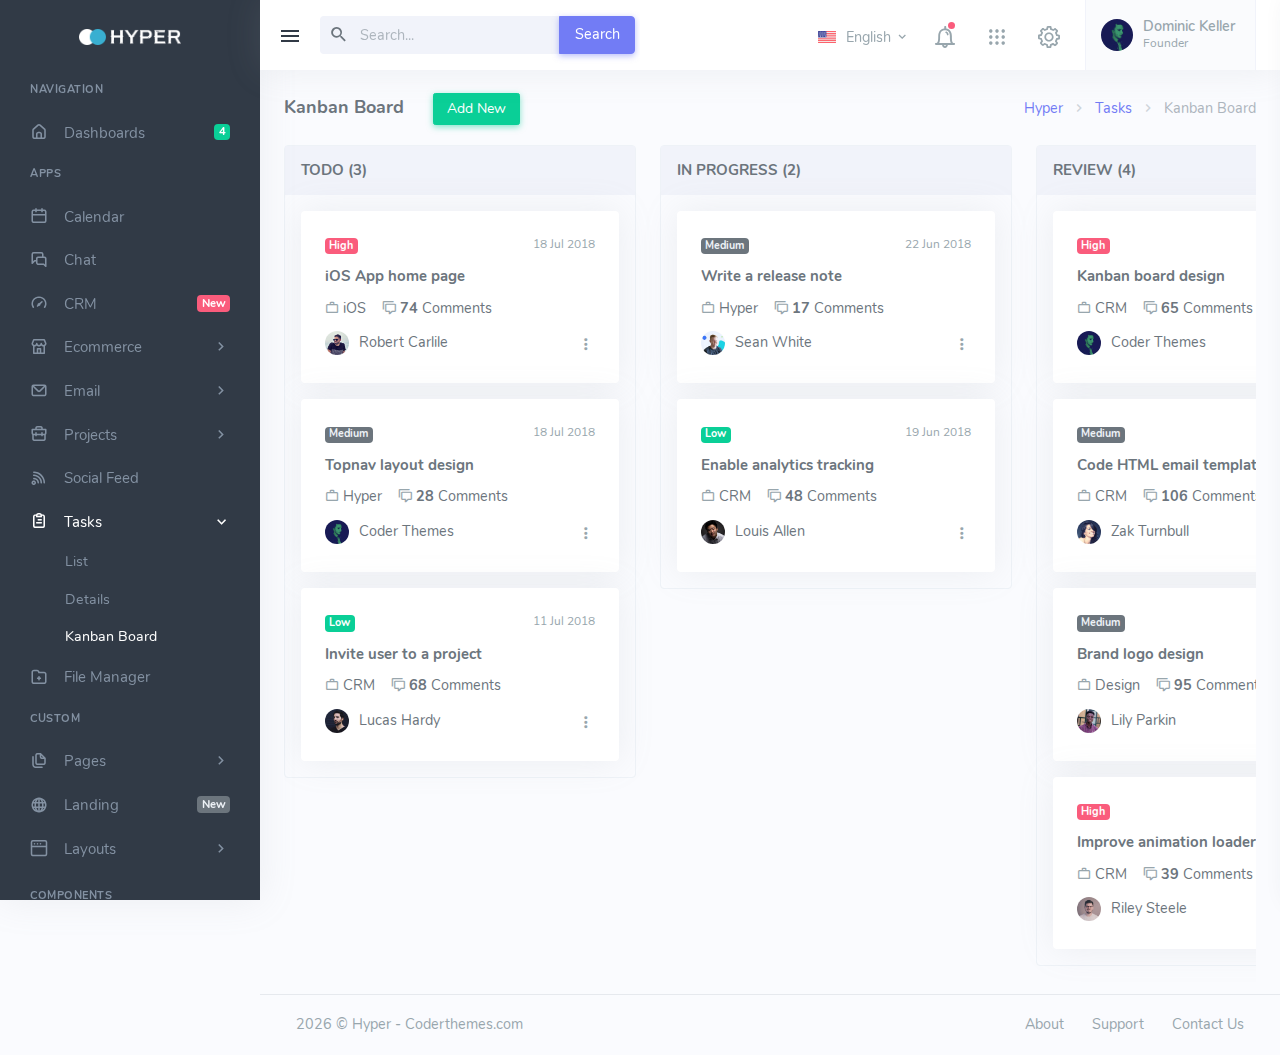
<file: apps-kanban.html>
<!DOCTYPE html>
<html lang="en">
    
<!-- Mirrored from coderthemes.com/hyper/saas/apps-kanban.html by HTTrack Website Copier/3.x [XR&CO'2014], Fri, 29 Jul 2022 10:21:13 GMT -->
<head>
        <meta charset="utf-8" />
        <title>Kanban Board | Hyper - Responsive Bootstrap 5 Admin Dashboard</title>
        <meta name="viewport" content="width=device-width, initial-scale=1.0">
        <meta content="A fully featured admin theme which can be used to build CRM, CMS, etc." name="description" />
        <meta content="Coderthemes" name="author" />
        <!-- App favicon -->
        <link rel="shortcut icon" href="assets/images/favicon.ico">

        <!-- App css -->
        <link href="assets/css/icons.min.css" rel="stylesheet" type="text/css" />
        <link href="assets/css/app.min.css" rel="stylesheet" type="text/css" id="app-style"/>

    </head>

    <body class="loading" data-layout-color="light" data-leftbar-theme="dark" data-layout-mode="fluid" data-rightbar-onstart="true">
        <!-- Begin page -->
        <div class="wrapper">
            <!-- ========== Left Sidebar Start ========== -->
            <div class="leftside-menu">
    
                <!-- LOGO -->
                <a href="index.html" class="logo text-center logo-light">
                    <span class="logo-lg">
                        <img src="assets/images/logo.png" alt="" height="16">
                    </span>
                    <span class="logo-sm">
                        <img src="assets/images/logo_sm.png" alt="" height="16">
                    </span>
                </a>

                <!-- LOGO -->
                <a href="index.html" class="logo text-center logo-dark">
                    <span class="logo-lg">
                        <img src="assets/images/logo-dark.png" alt="" height="16">
                    </span>
                    <span class="logo-sm">
                        <img src="assets/images/logo_sm_dark.png" alt="" height="16">
                    </span>
                </a>
    
                <div class="h-100" id="leftside-menu-container" data-simplebar>

                    <!--- Sidemenu -->
                    <ul class="side-nav">

                        <li class="side-nav-title side-nav-item">Navigation</li>

                        <li class="side-nav-item">
                            <a data-bs-toggle="collapse" href="#sidebarDashboards" aria-expanded="false" aria-controls="sidebarDashboards" class="side-nav-link">
                                <i class="uil-home-alt"></i>
                                <span class="badge bg-success float-end">4</span>
                                <span> Dashboards </span>
                            </a>
                            <div class="collapse" id="sidebarDashboards">
                                <ul class="side-nav-second-level">
                                    <li>
                                        <a href="dashboard-analytics.html">Analytics</a>
                                    </li>
                                    <li>
                                        <a href="index.html">Ecommerce</a>
                                    </li>
                                    <li>
                                        <a href="dashboard-projects.html">Projects</a>
                                    </li>
                                    <li>
                                        <a href="dashboard-wallet.html">E-Wallet <span class="badge rounded bg-danger font-10 float-end">New</span></a>
                                    </li>
                                </ul>
                            </div>
                        </li>

                        <li class="side-nav-title side-nav-item">Apps</li>

                        <li class="side-nav-item">
                            <a href="apps-calendar.html" class="side-nav-link">
                                <i class="uil-calender"></i>
                                <span> Calendar </span>
                            </a>
                        </li>

                        <li class="side-nav-item">
                            <a href="apps-chat.html" class="side-nav-link">
                                <i class="uil-comments-alt"></i>
                                <span> Chat </span>
                            </a>
                        </li>

                        <li class="side-nav-item">
                            <a data-bs-toggle="collapse" href="#sidebarCrm" aria-expanded="false" aria-controls="sidebarCrm" class="side-nav-link">
                                <i class="uil uil-tachometer-fast"></i>
                                <span class="badge bg-danger text-white float-end">New</span>
                                <span> CRM </span>
                            </a>
                            <div class="collapse" id="sidebarCrm">
                                <ul class="side-nav-second-level">
                                    <li>
                                        <a href="crm-dashboard.html">Dashboard</a>
                                    </li>
                                    <li>
                                        <a href="crm-projects.html">Project</a>
                                    </li>
                                    <li>
                                        <a href="crm-orders-list.html">Orders List</a>
                                    </li>
                                    <li>
                                        <a href="crm-clients.html">Clients</a>
                                    </li>
                                    <li>
                                        <a href="crm-management.html">Management</a>
                                    </li>
                                </ul>
                            </div>
                        </li>

                        <li class="side-nav-item">
                            <a data-bs-toggle="collapse" href="#sidebarEcommerce" aria-expanded="false" aria-controls="sidebarEcommerce" class="side-nav-link">
                                <i class="uil-store"></i>
                                <span> Ecommerce </span>
                                <span class="menu-arrow"></span>
                            </a>
                            <div class="collapse" id="sidebarEcommerce">
                                <ul class="side-nav-second-level">
                                    <li>
                                        <a href="apps-ecommerce-products.html">Products</a>
                                    </li>
                                    <li>
                                        <a href="apps-ecommerce-products-details.html">Products Details</a>
                                    </li>
                                    <li>
                                        <a href="apps-ecommerce-orders.html">Orders</a>
                                    </li>
                                    <li>
                                        <a href="apps-ecommerce-orders-details.html">Order Details</a>
                                    </li>
                                    <li>
                                        <a href="apps-ecommerce-customers.html">Customers</a>
                                    </li>
                                    <li>
                                        <a href="apps-ecommerce-shopping-cart.html">Shopping Cart</a>
                                    </li>
                                    <li>
                                        <a href="apps-ecommerce-checkout.html">Checkout</a>
                                    </li>
                                    <li>
                                        <a href="apps-ecommerce-sellers.html">Sellers</a>
                                    </li>
                                </ul>
                            </div>
                        </li>

                        <li class="side-nav-item">
                            <a data-bs-toggle="collapse" href="#sidebarEmail" aria-expanded="false" aria-controls="sidebarEmail" class="side-nav-link">
                                <i class="uil-envelope"></i>
                                <span> Email </span>
                                <span class="menu-arrow"></span>
                            </a>
                            <div class="collapse" id="sidebarEmail">
                                <ul class="side-nav-second-level">
                                    <li>
                                        <a href="apps-email-inbox.html">Inbox</a>
                                    </li>
                                    <li>
                                        <a href="apps-email-read.html">Read Email</a>
                                    </li>
                                </ul>
                            </div>
                        </li>

                        <li class="side-nav-item">
                            <a data-bs-toggle="collapse" href="#sidebarProjects" aria-expanded="false" aria-controls="sidebarProjects" class="side-nav-link">
                                <i class="uil-briefcase"></i>
                                <span> Projects </span>
                                <span class="menu-arrow"></span>
                            </a>
                            <div class="collapse" id="sidebarProjects">
                                <ul class="side-nav-second-level">
                                    <li>
                                        <a href="apps-projects-list.html">List</a>
                                    </li>
                                    <li>
                                        <a href="apps-projects-details.html">Details</a>
                                    </li>
                                    <li>
                                        <a href="apps-projects-gantt.html">Gantt <span class="badge rounded-pill bg-light text-dark font-10 float-end">New</span></a>
                                    </li>
                                    <li>
                                        <a href="apps-projects-add.html">Create Project</a>
                                    </li>
                                </ul>
                            </div>
                        </li>

                        <li class="side-nav-item">
                            <a href="apps-social-feed.html" class="side-nav-link">
                                <i class="uil-rss"></i>
                                <span> Social Feed </span>
                            </a>
                        </li>

                        <li class="side-nav-item">
                            <a data-bs-toggle="collapse" href="#sidebarTasks" aria-expanded="false" aria-controls="sidebarTasks" class="side-nav-link">
                                <i class="uil-clipboard-alt"></i>
                                <span> Tasks </span>
                                <span class="menu-arrow"></span>
                            </a>
                            <div class="collapse" id="sidebarTasks">
                                <ul class="side-nav-second-level">
                                    <li>
                                        <a href="apps-tasks.html">List</a>
                                    </li>
                                    <li>
                                        <a href="apps-tasks-details.html">Details</a>
                                    </li>
                                    <li>
                                        <a href="apps-kanban.html">Kanban Board</a>
                                    </li>
                                </ul>
                            </div>
                        </li>

                        <li class="side-nav-item">
                            <a href="apps-file-manager.html" class="side-nav-link">
                                <i class="uil-folder-plus"></i>
                                <span> File Manager </span>
                            </a>
                        </li>

                        <li class="side-nav-title side-nav-item">Custom</li>

                        <li class="side-nav-item">
                            <a data-bs-toggle="collapse" href="#sidebarPages" aria-expanded="false" aria-controls="sidebarPages" class="side-nav-link">
                                <i class="uil-copy-alt"></i>
                                <span> Pages </span>
                                <span class="menu-arrow"></span>
                            </a>
                            <div class="collapse" id="sidebarPages">
                                <ul class="side-nav-second-level">
                                    <li>
                                        <a href="pages-profile.html">Profile</a>
                                    </li>
                                    <li>
                                        <a href="pages-profile-2.html">Profile 2</a>
                                    </li>
                                    <li>
                                        <a href="pages-invoice.html">Invoice</a>
                                    </li>
                                    <li>
                                        <a href="pages-faq.html">FAQ</a>
                                    </li>
                                    <li>
                                        <a href="pages-pricing.html">Pricing</a>
                                    </li>
                                    <li>
                                        <a href="pages-maintenance.html">Maintenance</a>
                                    </li>
                                    <li class="side-nav-item">
                                        <a data-bs-toggle="collapse" href="#sidebarPagesAuth" aria-expanded="false" aria-controls="sidebarPagesAuth">
                                            <span> Authentication </span>
                                            <span class="menu-arrow"></span>
                                        </a>
                                        <div class="collapse" id="sidebarPagesAuth">
                                            <ul class="side-nav-third-level">
                                                <li>
                                                    <a href="pages-login.html">Login</a>
                                                </li>
                                                <li>
                                                    <a href="pages-login-2.html">Login 2</a>
                                                </li>
                                                <li>
                                                    <a href="pages-register.html">Register</a>
                                                </li>
                                                <li>
                                                    <a href="pages-register-2.html">Register 2</a>
                                                </li>
                                                <li>
                                                    <a href="pages-logout.html">Logout</a>
                                                </li>
                                                <li>
                                                    <a href="pages-logout-2.html">Logout 2</a>
                                                </li>
                                                <li>
                                                    <a href="pages-recoverpw.html">Recover Password</a>
                                                </li>
                                                <li>
                                                    <a href="pages-recoverpw-2.html">Recover Password 2</a>
                                                </li>
                                                <li>
                                                    <a href="pages-lock-screen.html">Lock Screen</a>
                                                </li>
                                                <li>
                                                    <a href="pages-lock-screen-2.html">Lock Screen 2</a>
                                                </li>
                                                <li>
                                                    <a href="pages-confirm-mail.html">Confirm Mail</a>
                                                </li>
                                                <li>
                                                    <a href="pages-confirm-mail-2.html">Confirm Mail 2</a>
                                                </li>
                                            </ul>
                                        </div>
                                    </li>
                                    <li class="side-nav-item">
                                        <a data-bs-toggle="collapse" href="#sidebarPagesError" aria-expanded="false" aria-controls="sidebarPagesError">
                                            <span> Error </span>
                                            <span class="menu-arrow"></span>
                                        </a>
                                        <div class="collapse" id="sidebarPagesError">
                                            <ul class="side-nav-third-level">
                                                <li>
                                                <a href="pages-404.html">Error 404</a>
                                            </li>
                                            <li>
                                                <a href="pages-404-alt.html">Error 404-alt</a>
                                            </li>
                                            <li>
                                                <a href="pages-500.html">Error 500</a>
                                            </li>
                                            </ul>
                                        </div>
                                    </li>
                                    <li>
                                        <a href="pages-starter.html">Starter Page</a>
                                    </li>
                                    <li>
                                        <a href="pages-preloader.html">With Preloader</a>
                                    </li>
                                    <li>
                                        <a href="pages-timeline.html">Timeline</a>
                                    </li>
                                </ul>
                            </div>
                        </li>

                        <li class="side-nav-item">
                            <a href="landing.html" target="_blank" class="side-nav-link">
                                <i class="uil-globe"></i>
                                <span class="badge bg-secondary text-light float-end">New</span>
                                <span> Landing </span>
                            </a>
                        </li>

                        <li class="side-nav-item">
                            <a data-bs-toggle="collapse" href="#sidebarLayouts" aria-expanded="false" aria-controls="sidebarLayouts" class="side-nav-link">
                                <i class="uil-window"></i>
                                <span> Layouts </span>
                                <span class="menu-arrow"></span>
                            </a>
                            <div class="collapse" id="sidebarLayouts">
                                <ul class="side-nav-second-level">
                                    <li>
                                        <a href="layouts-horizontal.html">Horizontal</a>
                                    </li>
                                    <li>
                                        <a href="layouts-detached.html">Detached</a>
                                    </li>
                                    <li>
                                        <a href="layouts-full.html">Full</a>
                                    </li>
                                </ul>
                            </div>
                        </li>
            
                        <li class="side-nav-title side-nav-item mt-1">Components</li>

                        <li class="side-nav-item">
                            <a data-bs-toggle="collapse" href="#sidebarBaseUI" aria-expanded="false" aria-controls="sidebarBaseUI" class="side-nav-link">
                                <i class="uil-box"></i>
                                <span> Base UI </span>
                                <span class="menu-arrow"></span>
                            </a>
                            <div class="collapse" id="sidebarBaseUI">
                                <ul class="side-nav-second-level">
                                    <li>
                                        <a href="ui-accordions.html">Accordions</a>
                                    </li>
                                    <li>
                                        <a href="ui-alerts.html">Alerts</a>
                                    </li>
                                    <li>
                                        <a href="ui-avatars.html">Avatars</a>
                                    </li>
                                    <li>
                                        <a href="ui-badges.html">Badges</a>
                                    </li>
                                    <li>
                                        <a href="ui-breadcrumb.html">Breadcrumb</a>
                                    </li>
                                    <li>
                                        <a href="ui-buttons.html">Buttons</a>
                                    </li>
                                    <li>
                                        <a href="ui-cards.html">Cards</a>
                                    </li>
                                    <li>
                                        <a href="ui-carousel.html">Carousel</a>
                                    </li>
                                    <li>
                                        <a href="ui-dropdowns.html">Dropdowns</a>
                                    </li>
                                    <li>
                                        <a href="ui-embed-video.html">Embed Video</a>
                                    </li>
                                    <li>
                                        <a href="ui-grid.html">Grid</a>
                                    </li>
                                    <li>
                                        <a href="ui-list-group.html">List Group</a>
                                    </li>
                                    <li>
                                        <a href="ui-modals.html">Modals</a>
                                    </li>
                                    <li>
                                        <a href="ui-notifications.html">Notifications</a>
                                    </li>
                                    <li>
                                        <a href="ui-offcanvas.html">Offcanvas</a>
                                    </li>
                                    <li>
                                        <a href="ui-placeholders.html">Placeholders</a>
                                    </li>
                                    <li>
                                        <a href="ui-pagination.html">Pagination</a>
                                    </li>
                                    <li>
                                        <a href="ui-popovers.html">Popovers</a>
                                    </li>
                                    <li>
                                        <a href="ui-progress.html">Progress</a>
                                    </li>
                                    <li>
                                        <a href="ui-ribbons.html">Ribbons</a>
                                    </li>
                                    <li>
                                        <a href="ui-spinners.html">Spinners</a>
                                    </li>
                                    <li>
                                        <a href="ui-tabs.html">Tabs</a>
                                    </li>
                                    <li>
                                        <a href="ui-tooltips.html">Tooltips</a>
                                    </li>
                                    <li>
                                        <a href="ui-typography.html">Typography</a>
                                    </li>
                                </ul>
                            </div>
                        </li>

                        <li class="side-nav-item">
                            <a data-bs-toggle="collapse" href="#sidebarExtendedUI" aria-expanded="false" aria-controls="sidebarExtendedUI" class="side-nav-link">
                                <i class="uil-package"></i>
                                <span> Extended UI </span>
                                <span class="menu-arrow"></span>
                            </a>
                            <div class="collapse" id="sidebarExtendedUI">
                                <ul class="side-nav-second-level">
                                    <li>
                                        <a href="extended-dragula.html">Dragula</a>
                                    </li>
                                    <li>
                                        <a href="extended-range-slider.html">Range Slider</a>
                                    </li>
                                    <li>
                                        <a href="extended-ratings.html">Ratings</a>
                                    </li>
                                    <li>
                                        <a href="extended-scrollbar.html">Scrollbar</a>
                                    </li>
                                    <li>
                                        <a href="extended-scrollspy.html">Scrollspy</a>
                                    </li>
                                    <li>
                                        <a href="extended-treeview.html">Treeview</a>
                                    </li>
                                </ul>
                            </div>
                        </li>

                        <li class="side-nav-item">
                            <a href="widgets.html" class="side-nav-link">
                                <i class="uil-layer-group"></i>
                                <span> Widgets </span>
                            </a>
                        </li>

                        <li class="side-nav-item">
                            <a data-bs-toggle="collapse" href="#sidebarIcons" aria-expanded="false" aria-controls="sidebarIcons" class="side-nav-link">
                                <i class="uil-streering"></i>
                                <span> Icons </span>
                                <span class="menu-arrow"></span>
                            </a>
                            <div class="collapse" id="sidebarIcons">
                                <ul class="side-nav-second-level">
                                    <li>
                                        <a href="icons-dripicons.html">Dripicons</a>
                                    </li>
                                    <li>
                                        <a href="icons-mdi.html">Material Design</a>
                                    </li>
                                    <li>
                                        <a href="icons-unicons.html">Unicons</a>
                                    </li>
                                </ul>
                            </div>
                        </li>

                        <li class="side-nav-item">
                            <a data-bs-toggle="collapse" href="#sidebarForms" aria-expanded="false" aria-controls="sidebarForms" class="side-nav-link">
                                <i class="uil-document-layout-center"></i>
                                <span> Forms </span>
                                <span class="menu-arrow"></span>
                            </a>
                            <div class="collapse" id="sidebarForms">
                                <ul class="side-nav-second-level">
                                    <li>
                                        <a href="form-elements.html">Basic Elements</a>
                                    </li>
                                    <li>
                                        <a href="form-advanced.html">Form Advanced</a>
                                    </li>
                                    <li>
                                        <a href="form-validation.html">Validation</a>
                                    </li>
                                    <li>
                                        <a href="form-wizard.html">Wizard</a>
                                    </li>
                                    <li>
                                        <a href="form-fileuploads.html">File Uploads</a>
                                    </li>
                                    <li>
                                        <a href="form-editors.html">Editors</a>
                                    </li>
                                </ul>
                            </div>
                        </li>

                        <li class="side-nav-item">
                            <a data-bs-toggle="collapse" href="#sidebarCharts" aria-expanded="false" aria-controls="sidebarCharts" class="side-nav-link">
                                <i class="uil-chart"></i>
                                <span> Charts </span>
                                <span class="menu-arrow"></span>
                            </a>
                            <div class="collapse" id="sidebarCharts">
                                <ul class="side-nav-second-level">
                                    <li class="side-nav-item">
                                        <a data-bs-toggle="collapse" href="#sidebarApexCharts" aria-expanded="false" aria-controls="sidebarApexCharts">
                                            <span> Apex Charts </span>
                                            <span class="menu-arrow"></span>
                                        </a>
                                        <div class="collapse" id="sidebarApexCharts">
                                            <ul class="side-nav-third-level">
                                                <li>
                                                    <a href="charts-apex-area.html">Area</a>
                                                </li>
                                                <li>
                                                    <a href="charts-apex-bar.html">Bar</a>
                                                </li>
                                                <li>
                                                    <a href="charts-apex-bubble.html">Bubble</a>
                                                </li>
                                                <li>
                                                    <a href="charts-apex-candlestick.html">Candlestick</a>
                                                </li>
                                                <li>
                                                    <a href="charts-apex-column.html">Column</a>
                                                </li>
                                                <li>
                                                    <a href="charts-apex-heatmap.html">Heatmap</a>
                                                </li>
                                                <li>
                                                    <a href="charts-apex-line.html">Line</a>
                                                </li>
                                                <li>
                                                    <a href="charts-apex-mixed.html">Mixed</a>
                                                </li>
                                                <li>
                                                    <a href="charts-apex-pie.html">Pie</a>
                                                </li>
                                                <li>
                                                    <a href="charts-apex-radar.html">Radar</a>
                                                </li>
                                                <li>
                                                    <a href="charts-apex-radialbar.html">RadialBar</a>
                                                </li>
                                                <li>
                                                    <a href="charts-apex-scatter.html">Scatter</a>
                                                </li>
                                                <li>
                                                    <a href="charts-apex-sparklines.html">Sparklines</a>
                                                </li>
                                            </ul>
                                        </div>
                                    </li>
                                    <li>
                                        <a href="charts-brite.html">Britecharts</a>
                                    </li>
                                    <li>
                                        <a href="charts-chartjs.html">Chartjs</a>
                                    </li>
                                    <li>
                                        <a href="charts-sparkline.html">Sparklines</a>
                                    </li>
                                </ul>
                            </div>
                        </li>

                        <li class="side-nav-item">
                            <a data-bs-toggle="collapse" href="#sidebarTables" aria-expanded="false" aria-controls="sidebarTables" class="side-nav-link">
                                <i class="uil-table"></i>
                                <span> Tables </span>
                                <span class="menu-arrow"></span>
                            </a>
                            <div class="collapse" id="sidebarTables">
                                <ul class="side-nav-second-level">
                                    <li>
                                        <a href="tables-basic.html">Basic Tables</a>
                                    </li>
                                    <li>
                                        <a href="tables-datatable.html">Data Tables</a>
                                    </li>
                                </ul>
                            </div>
                        </li>

                        <li class="side-nav-item">
                            <a data-bs-toggle="collapse" href="#sidebarMaps" aria-expanded="false" aria-controls="sidebarMaps" class="side-nav-link">
                                <i class="uil-location-point"></i>
                                <span> Maps </span>
                                <span class="menu-arrow"></span>
                            </a>
                            <div class="collapse" id="sidebarMaps">
                                <ul class="side-nav-second-level">
                                    <li>
                                        <a href="maps-google.html">Google Maps</a>
                                    </li>
                                    <li>
                                        <a href="maps-vector.html">Vector Maps</a>
                                    </li>
                                </ul>
                            </div>
                        </li>

                        <li class="side-nav-item">
                            <a data-bs-toggle="collapse" href="#sidebarMultiLevel" aria-expanded="false" aria-controls="sidebarMultiLevel" class="side-nav-link">
                                <i class="uil-folder-plus"></i>
                                <span> Multi Level </span>
                                <span class="menu-arrow"></span>
                            </a>
                            <div class="collapse" id="sidebarMultiLevel">
                                <ul class="side-nav-second-level">
                                    <li class="side-nav-item">
                                        <a data-bs-toggle="collapse" href="#sidebarSecondLevel" aria-expanded="false" aria-controls="sidebarSecondLevel">
                                            <span> Second Level </span>
                                            <span class="menu-arrow"></span>
                                        </a>
                                        <div class="collapse" id="sidebarSecondLevel">
                                            <ul class="side-nav-third-level">
                                                <li>
                                                    <a href="javascript: void(0);">Item 1</a>
                                                </li>
                                                <li>
                                                    <a href="javascript: void(0);">Item 2</a>
                                                </li>
                                            </ul>
                                        </div>
                                    </li>
                                    <li class="side-nav-item">
                                        <a data-bs-toggle="collapse" href="#sidebarThirdLevel" aria-expanded="false" aria-controls="sidebarThirdLevel">
                                            <span> Third Level </span>
                                            <span class="menu-arrow"></span>
                                        </a>
                                        <div class="collapse" id="sidebarThirdLevel">
                                            <ul class="side-nav-third-level">
                                                <li>
                                                    <a href="javascript: void(0);">Item 1</a>
                                                </li>
                                                <li class="side-nav-item">
                                                    <a data-bs-toggle="collapse" href="#sidebarFourthLevel" aria-expanded="false" aria-controls="sidebarFourthLevel">
                                                        <span> Item 2 </span>
                                                        <span class="menu-arrow"></span>
                                                    </a>
                                                    <div class="collapse" id="sidebarFourthLevel">
                                                        <ul class="side-nav-forth-level">
                                                            <li>
                                                                <a href="javascript: void(0);">Item 2.1</a>
                                                            </li>
                                                            <li>
                                                                <a href="javascript: void(0);">Item 2.2</a>
                                                            </li>
                                                        </ul>
                                                    </div>
                                                </li>
                                            </ul>
                                        </div>
                                    </li>
                                </ul>
                            </div>
                        </li>
                    </ul>

                    <!-- Help Box -->
                    <div class="help-box text-white text-center">
                        <a href="javascript: void(0);" class="float-end close-btn text-white">
                            <i class="mdi mdi-close"></i>
                        </a>
                        <img src="assets/images/help-icon.svg" height="90" alt="Helper Icon Image" />
                        <h5 class="mt-3">Unlimited Access</h5>
                        <p class="mb-3">Upgrade to plan to get access to unlimited reports</p>
                        <a href="javascript: void(0);" class="btn btn-secondary btn-sm">Upgrade</a>
                    </div>
                    <!-- end Help Box -->
                    <!-- End Sidebar -->

                    <div class="clearfix"></div>

                </div>
                <!-- Sidebar -left -->

            </div>
            <!-- Left Sidebar End -->

            <!-- ============================================================== -->
            <!-- Start Page Content here -->
            <!-- ============================================================== -->

            <div class="content-page">
                <div class="content">
                    <!-- Topbar Start -->
                    <div class="navbar-custom">
                        <ul class="list-unstyled topbar-menu float-end mb-0">
                            <li class="dropdown notification-list d-lg-none">
                                <a class="nav-link dropdown-toggle arrow-none" data-bs-toggle="dropdown" href="#" role="button" aria-haspopup="false" aria-expanded="false">
                                    <i class="dripicons-search noti-icon"></i>
                                </a>
                                <div class="dropdown-menu dropdown-menu-animated dropdown-lg p-0">
                                    <form class="p-3">
                                        <input type="text" class="form-control" placeholder="Search ..." aria-label="Recipient's username">
                                    </form>
                                </div>
                            </li>
                            <li class="dropdown notification-list topbar-dropdown">
                                <a class="nav-link dropdown-toggle arrow-none" data-bs-toggle="dropdown" href="#" role="button" aria-haspopup="false" aria-expanded="false">
                                    <img src="assets/images/flags/us.jpg" alt="user-image" class="me-0 me-sm-1" height="12"> 
                                    <span class="align-middle d-none d-sm-inline-block">English</span> <i class="mdi mdi-chevron-down d-none d-sm-inline-block align-middle"></i>
                                </a>
                                <div class="dropdown-menu dropdown-menu-end dropdown-menu-animated topbar-dropdown-menu">

                                    <!-- item-->
                                    <a href="javascript:void(0);" class="dropdown-item notify-item">
                                        <img src="assets/images/flags/germany.jpg" alt="user-image" class="me-1" height="12"> <span class="align-middle">German</span>
                                    </a>

                                    <!-- item-->
                                    <a href="javascript:void(0);" class="dropdown-item notify-item">
                                        <img src="assets/images/flags/italy.jpg" alt="user-image" class="me-1" height="12"> <span class="align-middle">Italian</span>
                                    </a>
                
                                    <!-- item-->
                                    <a href="javascript:void(0);" class="dropdown-item notify-item">
                                        <img src="assets/images/flags/spain.jpg" alt="user-image" class="me-1" height="12"> <span class="align-middle">Spanish</span>
                                    </a>

                                    <!-- item-->
                                    <a href="javascript:void(0);" class="dropdown-item notify-item">
                                        <img src="assets/images/flags/russia.jpg" alt="user-image" class="me-1" height="12"> <span class="align-middle">Russian</span>
                                    </a>

                                </div>
                            </li>

                            <li class="dropdown notification-list">
                                <a class="nav-link dropdown-toggle arrow-none" data-bs-toggle="dropdown" href="#" role="button" aria-haspopup="false" aria-expanded="false">
                                    <i class="dripicons-bell noti-icon"></i>
                                    <span class="noti-icon-badge"></span>
                                </a>
                                <div class="dropdown-menu dropdown-menu-end dropdown-menu-animated dropdown-lg">

                                    <!-- item-->
                                    <div class="dropdown-item noti-title px-3">
                                        <h5 class="m-0">
                                            <span class="float-end">
                                                <a href="javascript: void(0);" class="text-dark">
                                                    <small>Clear All</small>
                                                </a>
                                            </span>Notification
                                        </h5>
                                    </div>

                                    <div class="px-3" style="max-height: 300px;" data-simplebar>

                                        <h5 class="text-muted font-13 fw-normal mt-0">Today</h5>
                                        <!-- item-->
                                        <a href="javascript:void(0);" class="dropdown-item p-0 notify-item card unread-noti shadow-none mb-2">
                                            <div class="card-body">
                                                <span class="float-end noti-close-btn text-muted"><i class="mdi mdi-close"></i></span>   
                                                <div class="d-flex align-items-center">
                                                    <div class="flex-shrink-0">
                                                        <div class="notify-icon bg-primary">
                                                            <i class="mdi mdi-comment-account-outline"></i>
                                                        </div>
                                                    </div>
                                                    <div class="flex-grow-1 text-truncate ms-2">
                                                        <h5 class="noti-item-title fw-semibold font-14">Datacorp <small class="fw-normal text-muted ms-1">1 min ago</small></h5>
                                                        <small class="noti-item-subtitle text-muted">Caleb Flakelar commented on Admin</small>
                                                    </div>
                                                  </div>
                                            </div>
                                        </a>

                                        <!-- item-->
                                        <a href="javascript:void(0);" class="dropdown-item p-0 notify-item card read-noti shadow-none mb-2">
                                            <div class="card-body">
                                                <span class="float-end noti-close-btn text-muted"><i class="mdi mdi-close"></i></span>   
                                                <div class="d-flex align-items-center">
                                                    <div class="flex-shrink-0">
                                                        <div class="notify-icon bg-info">
                                                            <i class="mdi mdi-account-plus"></i>
                                                        </div>
                                                    </div>
                                                    <div class="flex-grow-1 text-truncate ms-2">
                                                        <h5 class="noti-item-title fw-semibold font-14">Admin <small class="fw-normal text-muted ms-1">1 hours ago</small></h5>
                                                        <small class="noti-item-subtitle text-muted">New user registered</small>
                                                    </div>
                                                  </div>
                                            </div>
                                        </a>

                                        <h5 class="text-muted font-13 fw-normal mt-0">Yesterday</h5>

                                        <!-- item-->
                                        <a href="javascript:void(0);" class="dropdown-item p-0 notify-item card read-noti shadow-none mb-2">
                                            <div class="card-body">
                                                <span class="float-end noti-close-btn text-muted"><i class="mdi mdi-close"></i></span>   
                                                <div class="d-flex align-items-center">
                                                    <div class="flex-shrink-0">
                                                        <div class="notify-icon">
                                                            <img src="assets/images/users/avatar-2.jpg" class="img-fluid rounded-circle" alt="" />
                                                        </div>
                                                    </div>
                                                    <div class="flex-grow-1 text-truncate ms-2">
                                                        <h5 class="noti-item-title fw-semibold font-14">Cristina Pride <small class="fw-normal text-muted ms-1">1 day ago</small></h5>
                                                        <small class="noti-item-subtitle text-muted">Hi, How are you? What about our next meeting</small>
                                                    </div>
                                                  </div>
                                            </div>
                                        </a>

                                        <h5 class="text-muted font-13 fw-normal mt-0">30 Dec 2021</h5>

                                        <!-- item-->
                                        <a href="javascript:void(0);" class="dropdown-item p-0 notify-item card read-noti shadow-none mb-2">
                                            <div class="card-body">
                                                <span class="float-end noti-close-btn text-muted"><i class="mdi mdi-close"></i></span>   
                                                <div class="d-flex align-items-center">
                                                    <div class="flex-shrink-0">
                                                        <div class="notify-icon bg-primary">
                                                            <i class="mdi mdi-comment-account-outline"></i>
                                                        </div>
                                                    </div>
                                                    <div class="flex-grow-1 text-truncate ms-2">
                                                        <h5 class="noti-item-title fw-semibold font-14">Datacorp</h5>
                                                        <small class="noti-item-subtitle text-muted">Caleb Flakelar commented on Admin</small>
                                                    </div>
                                                  </div>
                                            </div>
                                        </a>

                                         <!-- item-->
                                         <a href="javascript:void(0);" class="dropdown-item p-0 notify-item card read-noti shadow-none mb-2">
                                            <div class="card-body">
                                                <span class="float-end noti-close-btn text-muted"><i class="mdi mdi-close"></i></span>   
                                                <div class="d-flex align-items-center">
                                                    <div class="flex-shrink-0">
                                                        <div class="notify-icon">
                                                            <img src="assets/images/users/avatar-4.jpg" class="img-fluid rounded-circle" alt="" />
                                                        </div>
                                                    </div>
                                                    <div class="flex-grow-1 text-truncate ms-2">
                                                        <h5 class="noti-item-title fw-semibold font-14">Karen Robinson</h5>
                                                        <small class="noti-item-subtitle text-muted">Wow ! this admin looks good and awesome design</small>
                                                    </div>
                                                  </div>
                                            </div>
                                        </a>

                                        <div class="text-center">
                                            <i class="mdi mdi-dots-circle mdi-spin text-muted h3 mt-0"></i>
                                        </div>
                                    </div>

                                    <!-- All-->
                                    <a href="javascript:void(0);" class="dropdown-item text-center text-primary notify-item border-top border-light py-2">
                                        View All
                                    </a>

                                </div>
                            </li>

                            <li class="dropdown notification-list d-none d-sm-inline-block">
                                <a class="nav-link dropdown-toggle arrow-none" data-bs-toggle="dropdown" href="#" role="button" aria-haspopup="false" aria-expanded="false">
                                    <i class="dripicons-view-apps noti-icon"></i>
                                </a>
                                <div class="dropdown-menu dropdown-menu-end dropdown-menu-animated dropdown-lg p-0">

                                    <div class="p-2">
                                        <div class="row g-0">
                                            <div class="col">
                                                <a class="dropdown-icon-item" href="#">
                                                    <img src="assets/images/brands/slack.png" alt="slack">
                                                    <span>Slack</span>
                                                </a>
                                            </div>
                                            <div class="col">
                                                <a class="dropdown-icon-item" href="#">
                                                    <img src="assets/images/brands/github.png" alt="Github">
                                                    <span>GitHub</span>
                                                </a>
                                            </div>
                                            <div class="col">
                                                <a class="dropdown-icon-item" href="#">
                                                    <img src="assets/images/brands/dribbble.png" alt="dribbble">
                                                    <span>Dribbble</span>
                                                </a>
                                            </div>
                                        </div>

                                        <div class="row g-0">
                                            <div class="col">
                                                <a class="dropdown-icon-item" href="#">
                                                    <img src="assets/images/brands/bitbucket.png" alt="bitbucket">
                                                    <span>Bitbucket</span>
                                                </a>
                                            </div>
                                            <div class="col">
                                                <a class="dropdown-icon-item" href="#">
                                                    <img src="assets/images/brands/dropbox.png" alt="dropbox">
                                                    <span>Dropbox</span>
                                                </a>
                                            </div>
                                            <div class="col">
                                                <a class="dropdown-icon-item" href="#">
                                                    <img src="assets/images/brands/g-suite.png" alt="G Suite">
                                                    <span>G Suite</span>
                                                </a>
                                            </div>
                                        </div> <!-- end row-->
                                    </div>

                                </div>
                            </li>

                            <li class="notification-list">
                                <a class="nav-link end-bar-toggle" href="javascript: void(0);">
                                    <i class="dripicons-gear noti-icon"></i>
                                </a>
                            </li>

                            <li class="dropdown notification-list">
                                <a class="nav-link dropdown-toggle nav-user arrow-none me-0" data-bs-toggle="dropdown" href="#" role="button" aria-haspopup="false"
                                    aria-expanded="false">
                                    <span class="account-user-avatar"> 
                                        <img src="assets/images/users/avatar-1.jpg" alt="user-image" class="rounded-circle">
                                    </span>
                                    <span>
                                        <span class="account-user-name">Dominic Keller</span>
                                        <span class="account-position">Founder</span>
                                    </span>
                                </a>
                                <div class="dropdown-menu dropdown-menu-end dropdown-menu-animated topbar-dropdown-menu profile-dropdown">
                                    <!-- item-->
                                    <div class=" dropdown-header noti-title">
                                        <h6 class="text-overflow m-0">Welcome !</h6>
                                    </div>

                                    <!-- item-->
                                    <a href="javascript:void(0);" class="dropdown-item notify-item">
                                        <i class="mdi mdi-account-circle me-1"></i>
                                        <span>My Account</span>
                                    </a>

                                    <!-- item-->
                                    <a href="javascript:void(0);" class="dropdown-item notify-item">
                                        <i class="mdi mdi-account-edit me-1"></i>
                                        <span>Settings</span>
                                    </a>

                                    <!-- item-->
                                    <a href="javascript:void(0);" class="dropdown-item notify-item">
                                        <i class="mdi mdi-lifebuoy me-1"></i>
                                        <span>Support</span>
                                    </a>

                                    <!-- item-->
                                    <a href="javascript:void(0);" class="dropdown-item notify-item">
                                        <i class="mdi mdi-lock-outline me-1"></i>
                                        <span>Lock Screen</span>
                                    </a>

                                    <!-- item-->
                                    <a href="javascript:void(0);" class="dropdown-item notify-item">
                                        <i class="mdi mdi-logout me-1"></i>
                                        <span>Logout</span>
                                    </a>
                                </div>
                            </li>

                        </ul>
                        <button class="button-menu-mobile open-left">
                            <i class="mdi mdi-menu"></i>
                        </button>
                        <div class="app-search dropdown d-none d-lg-block">
                            <form>
                                <div class="input-group">
                                    <input type="text" class="form-control dropdown-toggle"  placeholder="Search..." id="top-search">
                                    <span class="mdi mdi-magnify search-icon"></span>
                                    <button class="input-group-text btn-primary" type="submit">Search</button>
                                </div>
                            </form>

                            <div class="dropdown-menu dropdown-menu-animated dropdown-lg" id="search-dropdown">
                                <!-- item-->
                                <div class="dropdown-header noti-title">
                                    <h5 class="text-overflow mb-2">Found <span class="text-danger">17</span> results</h5>
                                </div>

                                <!-- item-->
                                <a href="javascript:void(0);" class="dropdown-item notify-item">
                                    <i class="uil-notes font-16 me-1"></i>
                                    <span>Analytics Report</span>
                                </a>

                                <!-- item-->
                                <a href="javascript:void(0);" class="dropdown-item notify-item">
                                    <i class="uil-life-ring font-16 me-1"></i>
                                    <span>How can I help you?</span>
                                </a>

                                <!-- item-->
                                <a href="javascript:void(0);" class="dropdown-item notify-item">
                                    <i class="uil-cog font-16 me-1"></i>
                                    <span>User profile settings</span>
                                </a>

                                <!-- item-->
                                <div class="dropdown-header noti-title">
                                    <h6 class="text-overflow mb-2 text-uppercase">Users</h6>
                                </div>

                                <div class="notification-list">
                                    <!-- item-->
                                    <a href="javascript:void(0);" class="dropdown-item notify-item">
                                        <div class="d-flex">
                                            <img class="d-flex me-2 rounded-circle" src="assets/images/users/avatar-2.jpg" alt="Generic placeholder image" height="32">
                                            <div class="w-100">
                                                <h5 class="m-0 font-14">Erwin Brown</h5>
                                                <span class="font-12 mb-0">UI Designer</span>
                                            </div>
                                        </div>
                                    </a>

                                    <!-- item-->
                                    <a href="javascript:void(0);" class="dropdown-item notify-item">
                                        <div class="d-flex">
                                            <img class="d-flex me-2 rounded-circle" src="assets/images/users/avatar-5.jpg" alt="Generic placeholder image" height="32">
                                            <div class="w-100">
                                                <h5 class="m-0 font-14">Jacob Deo</h5>
                                                <span class="font-12 mb-0">Developer</span>
                                            </div>
                                        </div>
                                    </a>
                                </div>
                            </div>
                        </div>
                    </div>
                    <!-- end Topbar -->

                    <!-- Start Content-->
                    <div class="container-fluid">
                        
                        <!-- start page title -->
                        <div class="row">
                            <div class="col-12">
                                <div class="page-title-box">
                                    <div class="page-title-right">
                                        <ol class="breadcrumb m-0">
                                            <li class="breadcrumb-item"><a href="javascript: void(0);">Hyper</a></li>
                                            <li class="breadcrumb-item"><a href="javascript: void(0);">Tasks</a></li>
                                            <li class="breadcrumb-item active">Kanban Board</li>
                                        </ol>
                                    </div>
                                    <h4 class="page-title">Kanban Board 
                                        <a href="#" data-bs-toggle="modal" data-bs-target="#add-new-task-modal" class="btn btn-success btn-sm ms-3">Add New</a></h4>
                                </div>
                            </div>
                        </div>     
                        <!-- end page title --> 

                        <div class="row">
                            <div class="col-12">
                                <div class="board">
                                    <div class="tasks" data-plugin="dragula" data-containers='["task-list-one", "task-list-two", "task-list-three", "task-list-four"]'>
                                        <h5 class="mt-0 task-header">TODO (3)</h5>
                                        
                                        <div id="task-list-one" class="task-list-items">

                                            <!-- Task Item -->
                                            <div class="card mb-0">
                                                <div class="card-body p-3">
                                                    <small class="float-end text-muted">18 Jul 2018</small>
                                                    <span class="badge bg-danger">High</span>

                                                    <h5 class="mt-2 mb-2">
                                                        <a href="#" data-bs-toggle="modal" data-bs-target="#task-detail-modal" class="text-body">iOS App home page</a>
                                                    </h5>

                                                    <p class="mb-0">
                                                        <span class="pe-2 text-nowrap mb-2 d-inline-block">
                                                            <i class="mdi mdi-briefcase-outline text-muted"></i>
                                                            iOS
                                                        </span>
                                                        <span class="text-nowrap mb-2 d-inline-block">
                                                            <i class="mdi mdi-comment-multiple-outline text-muted"></i>
                                                            <b>74</b> Comments
                                                        </span>
                                                    </p>

                                                    <div class="dropdown float-end">
                                                        <a href="#" class="dropdown-toggle text-muted arrow-none" data-bs-toggle="dropdown" aria-expanded="false">
                                                            <i class="mdi mdi-dots-vertical font-18"></i>
                                                        </a>
                                                        <div class="dropdown-menu dropdown-menu-end">
                                                            <!-- item-->
                                                            <a href="javascript:void(0);" class="dropdown-item"><i class="mdi mdi-pencil me-1"></i>Edit</a>
                                                            <!-- item-->
                                                            <a href="javascript:void(0);" class="dropdown-item"><i class="mdi mdi-delete me-1"></i>Delete</a>
                                                            <!-- item-->
                                                            <a href="javascript:void(0);" class="dropdown-item"><i class="mdi mdi-plus-circle-outline me-1"></i>Add People</a>
                                                            <!-- item-->
                                                            <a href="javascript:void(0);" class="dropdown-item"><i class="mdi mdi-exit-to-app me-1"></i>Leave</a>
                                                        </div>
                                                    </div>

                                                    <p class="mb-0">
                                                        <img src="assets/images/users/avatar-2.jpg" alt="user-img" class="avatar-xs rounded-circle me-1" />
                                                        <span class="align-middle">Robert Carlile</span>
                                                    </p>
                                                </div> <!-- end card-body -->
                                            </div>
                                            <!-- Task Item End -->

                                            <!-- Task Item -->
                                            <div class="card mb-0">
                                                <div class="card-body p-3">
                                                    <small class="float-end text-muted">18 Jul 2018</small>
                                                    <span class="badge bg-secondary text-light">Medium</span>

                                                    <h5 class="mt-2 mb-2">
                                                        <a href="#" data-bs-toggle="modal" data-bs-target="#task-detail-modal" class="text-body">Topnav layout design</a>
                                                    </h5>

                                                    <p class="mb-0">
                                                        <span class="pe-2 text-nowrap mb-2 d-inline-block">
                                                            <i class="mdi mdi-briefcase-outline text-muted"></i>
                                                            Hyper
                                                        </span>
                                                        <span class="text-nowrap mb-2 d-inline-block">
                                                            <i class="mdi mdi-comment-multiple-outline text-muted"></i>
                                                            <b>28</b> Comments
                                                        </span>
                                                    </p>

                                                    <div class="dropdown float-end">
                                                        <a href="#" class="dropdown-toggle text-muted arrow-none" data-bs-toggle="dropdown" aria-expanded="false">
                                                            <i class="mdi mdi-dots-vertical font-18"></i>
                                                        </a>
                                                        <div class="dropdown-menu dropdown-menu-end">
                                                            <!-- item-->
                                                            <a href="javascript:void(0);" class="dropdown-item"><i class="mdi mdi-pencil me-1"></i>Edit</a>
                                                            <!-- item-->
                                                            <a href="javascript:void(0);" class="dropdown-item"><i class="mdi mdi-delete me-1"></i>Delete</a>
                                                            <!-- item-->
                                                            <a href="javascript:void(0);" class="dropdown-item"><i class="mdi mdi-plus-circle-outline me-1"></i>Add People</a>
                                                            <!-- item-->
                                                            <a href="javascript:void(0);" class="dropdown-item"><i class="mdi mdi-exit-to-app me-1"></i>Leave</a>
                                                        </div>
                                                    </div>

                                                    <p class="mb-0">
                                                        <img src="assets/images/users/avatar-1.jpg" alt="user-img" class="avatar-xs rounded-circle me-1" />
                                                        <span class="align-middle">Coder Themes</span>
                                                    </p>
                                                </div> <!-- end card-body -->
                                            </div>
                                            <!-- Task Item End -->

                                            <!-- Task Item -->
                                            <div class="card mb-0">
                                                <div class="card-body p-3">
                                                    <small class="float-end text-muted">11 Jul 2018</small>
                                                    <span class="badge bg-success">Low</span>

                                                    <h5 class="mt-2 mb-2">
                                                        <a href="#" data-bs-toggle="modal" data-bs-target="#task-detail-modal" class="text-body">Invite user to a project</a>
                                                    </h5>

                                                    <p class="mb-0">
                                                        <span class="pe-2 text-nowrap mb-2 d-inline-block">
                                                            <i class="mdi mdi-briefcase-outline text-muted"></i>
                                                            CRM
                                                        </span>
                                                        <span class="text-nowrap mb-2 d-inline-block">
                                                            <i class="mdi mdi-comment-multiple-outline text-muted"></i>
                                                            <b>68</b> Comments
                                                        </span>
                                                    </p>

                                                    <div class="dropdown float-end">
                                                        <a href="#" class="dropdown-toggle text-muted arrow-none" data-bs-toggle="dropdown" aria-expanded="false">
                                                            <i class="mdi mdi-dots-vertical font-18"></i>
                                                        </a>
                                                        <div class="dropdown-menu dropdown-menu-end">
                                                            <!-- item-->
                                                            <a href="javascript:void(0);" class="dropdown-item"><i class="mdi mdi-pencil me-1"></i>Edit</a>
                                                            <!-- item-->
                                                            <a href="javascript:void(0);" class="dropdown-item"><i class="mdi mdi-delete me-1"></i>Delete</a>
                                                            <!-- item-->
                                                            <a href="javascript:void(0);" class="dropdown-item"><i class="mdi mdi-plus-circle-outline me-1"></i>Add People</a>
                                                            <!-- item-->
                                                            <a href="javascript:void(0);" class="dropdown-item"><i class="mdi mdi-exit-to-app me-1"></i>Leave</a>
                                                        </div>
                                                    </div>

                                                    <p class="mb-0">
                                                        <img src="assets/images/users/avatar-3.jpg" alt="user-img" class="avatar-xs rounded-circle me-1" />
                                                        <span class="align-middle">Lucas Hardy</span>
                                                    </p>
                                                </div> <!-- end card-body -->
                                            </div>
                                            <!-- Task Item End -->
                                            
                                        </div> <!-- end company-list-1-->
                                    </div>

                                    <div class="tasks">
                                        <h5 class="mt-0 task-header text-uppercase">In Progress (2)</h5>
                                        
                                        <div id="task-list-two" class="task-list-items">

                                            <!-- Task Item -->
                                            <div class="card mb-0">
                                                <div class="card-body p-3">
                                                    <small class="float-end text-muted">22 Jun 2018</small>
                                                    <span class="badge bg-secondary text-light">Medium</span>

                                                    <h5 class="mt-2 mb-2">
                                                        <a href="#" data-bs-toggle="modal" data-bs-target="#task-detail-modal" class="text-body">Write a release note</a>
                                                    </h5>

                                                    <p class="mb-0">
                                                        <span class="pe-2 text-nowrap mb-2 d-inline-block">
                                                            <i class="mdi mdi-briefcase-outline text-muted"></i>
                                                            Hyper
                                                        </span>
                                                        <span class="text-nowrap mb-2 d-inline-block">
                                                            <i class="mdi mdi-comment-multiple-outline text-muted"></i>
                                                            <b>17</b> Comments
                                                        </span>
                                                    </p>

                                                    <div class="dropdown float-end">
                                                        <a href="#" class="dropdown-toggle text-muted arrow-none" data-bs-toggle="dropdown" aria-expanded="false">
                                                            <i class="mdi mdi-dots-vertical font-18"></i>
                                                        </a>
                                                        <div class="dropdown-menu dropdown-menu-end">
                                                            <!-- item-->
                                                            <a href="javascript:void(0);" class="dropdown-item"><i class="mdi mdi-pencil me-1"></i>Edit</a>
                                                            <!-- item-->
                                                            <a href="javascript:void(0);" class="dropdown-item"><i class="mdi mdi-delete me-1"></i>Delete</a>
                                                            <!-- item-->
                                                            <a href="javascript:void(0);" class="dropdown-item"><i class="mdi mdi-plus-circle-outline me-1"></i>Add People</a>
                                                            <!-- item-->
                                                            <a href="javascript:void(0);" class="dropdown-item"><i class="mdi mdi-exit-to-app me-1"></i>Leave</a>
                                                        </div>
                                                    </div>

                                                    <p class="mb-0">
                                                        <img src="assets/images/users/avatar-5.jpg" alt="user-img" class="avatar-xs rounded-circle me-1" />
                                                        <span class="align-middle">Sean White</span>
                                                    </p>
                                                </div> <!-- end card-body -->
                                            </div>
                                            <!-- Task Item End -->

                                            <!-- Task Item -->
                                            <div class="card mb-0">
                                                <div class="card-body p-3">
                                                    <small class="float-end text-muted">19 Jun 2018</small>
                                                    <span class="badge bg-success">Low</span>

                                                    <h5 class="mt-2 mb-2">
                                                        <a href="#" data-bs-toggle="modal" data-bs-target="#task-detail-modal" class="text-body">Enable analytics tracking</a>
                                                    </h5>

                                                    <p class="mb-0">
                                                        <span class="pe-2 text-nowrap mb-2 d-inline-block">
                                                            <i class="mdi mdi-briefcase-outline text-muted"></i>
                                                            CRM
                                                        </span>
                                                        <span class="text-nowrap mb-2 d-inline-block">
                                                            <i class="mdi mdi-comment-multiple-outline text-muted"></i>
                                                            <b>48</b> Comments
                                                        </span>
                                                    </p>

                                                    <div class="dropdown float-end">
                                                        <a href="#" class="dropdown-toggle text-muted arrow-none" data-bs-toggle="dropdown" aria-expanded="false">
                                                            <i class="mdi mdi-dots-vertical font-18"></i>
                                                        </a>
                                                        <div class="dropdown-menu dropdown-menu-end">
                                                            <!-- item-->
                                                            <a href="javascript:void(0);" class="dropdown-item"><i class="mdi mdi-pencil me-1"></i>Edit</a>
                                                            <!-- item-->
                                                            <a href="javascript:void(0);" class="dropdown-item"><i class="mdi mdi-delete me-1"></i>Delete</a>
                                                            <!-- item-->
                                                            <a href="javascript:void(0);" class="dropdown-item"><i class="mdi mdi-plus-circle-outline me-1"></i>Add People</a>
                                                            <!-- item-->
                                                            <a href="javascript:void(0);" class="dropdown-item"><i class="mdi mdi-exit-to-app me-1"></i>Leave</a>
                                                        </div>
                                                    </div>

                                                    <p class="mb-0">
                                                        <img src="assets/images/users/avatar-6.jpg" alt="user-img" class="avatar-xs rounded-circle me-1" />
                                                        <span class="align-middle">Louis Allen</span>
                                                    </p>
                                                </div> <!-- end card-body -->
                                            </div>
                                            <!-- Task Item End -->

                                        </div> <!-- end company-list-2-->
                                    </div>


                                    <div class="tasks">
                                        <h5 class="mt-0 task-header text-uppercase">Review (4)</h5>
                                        <div id="task-list-three" class="task-list-items">

                                            <!-- Task Item -->
                                            <div class="card mb-0">
                                                <div class="card-body p-3">
                                                    <small class="float-end text-muted">2 May 2018</small>
                                                    <span class="badge bg-danger">High</span>

                                                    <h5 class="mt-2 mb-2">
                                                        <a href="#" data-bs-toggle="modal" data-bs-target="#task-detail-modal" class="text-body">Kanban board design</a>
                                                    </h5>

                                                    <p class="mb-0">
                                                        <span class="pe-2 text-nowrap mb-2 d-inline-block">
                                                            <i class="mdi mdi-briefcase-outline text-muted"></i>
                                                            CRM
                                                        </span>
                                                        <span class="text-nowrap mb-2 d-inline-block">
                                                            <i class="mdi mdi-comment-multiple-outline text-muted"></i>
                                                            <b>65</b> Comments
                                                        </span>
                                                    </p>

                                                    <div class="dropdown float-end">
                                                        <a href="#" class="dropdown-toggle text-muted arrow-none" data-bs-toggle="dropdown" aria-expanded="false">
                                                            <i class="mdi mdi-dots-vertical font-18"></i>
                                                        </a>
                                                        <div class="dropdown-menu dropdown-menu-end">
                                                            <!-- item-->
                                                            <a href="javascript:void(0);" class="dropdown-item"><i class="mdi mdi-pencil me-1"></i>Edit</a>
                                                            <!-- item-->
                                                            <a href="javascript:void(0);" class="dropdown-item"><i class="mdi mdi-delete me-1"></i>Delete</a>
                                                            <!-- item-->
                                                            <a href="javascript:void(0);" class="dropdown-item"><i class="mdi mdi-plus-circle-outline me-1"></i>Add People</a>
                                                            <!-- item-->
                                                            <a href="javascript:void(0);" class="dropdown-item"><i class="mdi mdi-exit-to-app me-1"></i>Leave</a>
                                                        </div>
                                                    </div>

                                                    <p class="mb-0">
                                                        <img src="assets/images/users/avatar-1.jpg" alt="user-img" class="avatar-xs rounded-circle me-1" />
                                                        <span class="align-middle">Coder Themes</span>
                                                    </p>
                                                </div> <!-- end card-body -->
                                            </div>
                                            <!-- Task Item End -->

                                            <!-- Task Item -->
                                            <div class="card mb-0">
                                                <div class="card-body p-3">
                                                    <small class="float-end text-muted">7 May 2018</small>
                                                    <span class="badge bg-secondary text-light">Medium</span>

                                                    <h5 class="mt-2 mb-2">
                                                        <a href="#" data-bs-toggle="modal" data-bs-target="#task-detail-modal" class="text-body">Code HTML email template</a>
                                                    </h5>

                                                    <p class="mb-0">
                                                        <span class="pe-2 text-nowrap mb-2 d-inline-block">
                                                            <i class="mdi mdi-briefcase-outline text-muted"></i>
                                                            CRM
                                                        </span>
                                                        <span class="text-nowrap mb-2 d-inline-block">
                                                            <i class="mdi mdi-comment-multiple-outline text-muted"></i>
                                                            <b>106</b> Comments
                                                        </span>
                                                    </p>

                                                    <div class="dropdown float-end">
                                                        <a href="#" class="dropdown-toggle text-muted arrow-none" data-bs-toggle="dropdown" aria-expanded="false">
                                                            <i class="mdi mdi-dots-vertical font-18"></i>
                                                        </a>
                                                        <div class="dropdown-menu dropdown-menu-end">
                                                            <!-- item-->
                                                            <a href="javascript:void(0);" class="dropdown-item"><i class="mdi mdi-pencil me-1"></i>Edit</a>
                                                            <!-- item-->
                                                            <a href="javascript:void(0);" class="dropdown-item"><i class="mdi mdi-delete me-1"></i>Delete</a>
                                                            <!-- item-->
                                                            <a href="javascript:void(0);" class="dropdown-item"><i class="mdi mdi-plus-circle-outline me-1"></i>Add People</a>
                                                            <!-- item-->
                                                            <a href="javascript:void(0);" class="dropdown-item"><i class="mdi mdi-exit-to-app me-1"></i>Leave</a>
                                                        </div>
                                                    </div>

                                                    <p class="mb-0">
                                                        <img src="assets/images/users/avatar-9.jpg" alt="user-img" class="avatar-xs rounded-circle me-1" />
                                                        <span class="align-middle">Zak Turnbull</span>
                                                    </p>
                                                </div> <!-- end card-body -->
                                            </div>
                                            <!-- Task Item End -->

                                            <!-- Task Item -->
                                            <div class="card mb-0">
                                                <div class="card-body p-3">
                                                    <small class="float-end text-muted">8 Jul 2018</small>
                                                    <span class="badge bg-secondary text-light">Medium</span>

                                                    <h5 class="mt-2 mb-2">
                                                        <a href="#" data-bs-toggle="modal" data-bs-target="#task-detail-modal" class="text-body">Brand logo design</a>
                                                    </h5>

                                                    <p class="mb-0">
                                                        <span class="pe-2 text-nowrap mb-2 d-inline-block">
                                                            <i class="mdi mdi-briefcase-outline text-muted"></i>
                                                            Design
                                                        </span>
                                                        <span class="text-nowrap mb-2 d-inline-block">
                                                            <i class="mdi mdi-comment-multiple-outline text-muted"></i>
                                                            <b>95</b> Comments
                                                        </span>
                                                    </p>

                                                    <div class="dropdown float-end">
                                                        <a href="#" class="dropdown-toggle text-muted arrow-none" data-bs-toggle="dropdown" aria-expanded="false">
                                                            <i class="mdi mdi-dots-vertical font-18"></i>
                                                        </a>
                                                        <div class="dropdown-menu dropdown-menu-end">
                                                            <!-- item-->
                                                            <a href="javascript:void(0);" class="dropdown-item"><i class="mdi mdi-pencil me-1"></i>Edit</a>
                                                            <!-- item-->
                                                            <a href="javascript:void(0);" class="dropdown-item"><i class="mdi mdi-delete me-1"></i>Delete</a>
                                                            <!-- item-->
                                                            <a href="javascript:void(0);" class="dropdown-item"><i class="mdi mdi-plus-circle-outline me-1"></i>Add People</a>
                                                            <!-- item-->
                                                            <a href="javascript:void(0);" class="dropdown-item"><i class="mdi mdi-exit-to-app me-1"></i>Leave</a>
                                                        </div>
                                                    </div>

                                                    <p class="mb-0">
                                                        <img src="assets/images/users/avatar-8.jpg" alt="user-img" class="avatar-xs rounded-circle me-1" />
                                                        <span class="align-middle">Lily Parkin</span>
                                                    </p>
                                                </div> <!-- end card-body -->
                                            </div>
                                            <!-- Task Item End -->

                                            <!-- Task Item -->
                                            <div class="card mb-0">
                                                <div class="card-body p-3">
                                                    <small class="float-end text-muted">22 Jul 2018</small>
                                                    <span class="badge bg-danger">High</span>

                                                    <h5 class="mt-2 mb-2">
                                                        <a href="#" data-bs-toggle="modal" data-bs-target="#task-detail-modal" class="text-body">Improve animation loader</a>
                                                    </h5>

                                                    <p class="mb-0">
                                                        <span class="pe-2 text-nowrap mb-2 d-inline-block">
                                                            <i class="mdi mdi-briefcase-outline text-muted"></i>
                                                            CRM
                                                        </span>
                                                        <span class="text-nowrap mb-2 d-inline-block">
                                                            <i class="mdi mdi-comment-multiple-outline text-muted"></i>
                                                            <b>39</b> Comments
                                                        </span>
                                                    </p>

                                                    <div class="dropdown float-end">
                                                        <a href="#" class="dropdown-toggle text-muted arrow-none" data-bs-toggle="dropdown" aria-expanded="false">
                                                            <i class="mdi mdi-dots-vertical font-18"></i>
                                                        </a>
                                                        <div class="dropdown-menu dropdown-menu-end">
                                                            <!-- item-->
                                                            <a href="javascript:void(0);" class="dropdown-item"><i class="mdi mdi-pencil me-1"></i>Edit</a>
                                                            <!-- item-->
                                                            <a href="javascript:void(0);" class="dropdown-item"><i class="mdi mdi-delete me-1"></i>Delete</a>
                                                            <!-- item-->
                                                            <a href="javascript:void(0);" class="dropdown-item"><i class="mdi mdi-plus-circle-outline me-1"></i>Add People</a>
                                                            <!-- item-->
                                                            <a href="javascript:void(0);" class="dropdown-item"><i class="mdi mdi-exit-to-app me-1"></i>Leave</a>
                                                        </div>
                                                    </div>

                                                    <p class="mb-0">
                                                        <img src="assets/images/users/avatar-4.jpg" alt="user-img" class="avatar-xs rounded-circle me-1" />
                                                        <span class="align-middle">Riley Steele</span>
                                                    </p>
                                                </div> <!-- end card-body -->
                                            </div>
                                            <!-- Task Item End -->

                                        </div> <!-- end company-list-3-->
                                    </div>

                                    <div class="tasks">
                                        <h5 class="mt-0 task-header text-uppercase">Done (1)</h5>
                                        <div id="task-list-four" class="task-list-items">

                                            <!-- Task Item -->
                                            <div class="card mb-0">
                                                <div class="card-body p-3">
                                                    <small class="float-end text-muted">16 Jul 2018</small>
                                                    <span class="badge bg-success">Low</span>

                                                    <h5 class="mt-2 mb-2">
                                                        <a href="#" data-bs-toggle="modal" data-bs-target="#task-detail-modal" class="text-body">Dashboard design</a>
                                                    </h5>

                                                    <p class="mb-0">
                                                        <span class="pe-2 text-nowrap mb-2 d-inline-block">
                                                            <i class="mdi mdi-briefcase-outline text-muted"></i>
                                                            Hyper
                                                        </span>
                                                        <span class="text-nowrap mb-2 d-inline-block">
                                                            <i class="mdi mdi-comment-multiple-outline text-muted"></i>
                                                            <b>287</b> Comments
                                                        </span>
                                                    </p>

                                                    <div class="dropdown float-end">
                                                        <a href="#" class="dropdown-toggle text-muted arrow-none" data-bs-toggle="dropdown" aria-expanded="false">
                                                            <i class="mdi mdi-dots-vertical font-18"></i>
                                                        </a>
                                                        <div class="dropdown-menu dropdown-menu-end">
                                                            <!-- item-->
                                                            <a href="javascript:void(0);" class="dropdown-item"><i class="mdi mdi-pencil me-1"></i>Edit</a>
                                                            <!-- item-->
                                                            <a href="javascript:void(0);" class="dropdown-item"><i class="mdi mdi-delete me-1"></i>Delete</a>
                                                            <!-- item-->
                                                            <a href="javascript:void(0);" class="dropdown-item"><i class="mdi mdi-plus-circle-outline me-1"></i>Add People</a>
                                                            <!-- item-->
                                                            <a href="javascript:void(0);" class="dropdown-item"><i class="mdi mdi-exit-to-app me-1"></i>Leave</a>
                                                        </div>
                                                    </div>

                                                    <p class="mb-0">
                                                        <img src="assets/images/users/avatar-10.jpg" alt="user-img" class="avatar-xs rounded-circle me-1" />
                                                        <span class="align-middle">Harvey Dickinson</span>
                                                    </p>
                                                </div> <!-- end card-body -->
                                            </div>
                                            <!-- Task Item End -->
                                            
                                        </div> <!-- end company-list-4-->
                                    </div>

                                </div> <!-- end .board-->
                            </div> <!-- end col -->
                        </div>
                        <!-- end row-->
                        
                    </div> <!-- container -->

                </div> <!-- content -->

                <!-- Footer Start -->
                <footer class="footer">
                    <div class="container-fluid">
                        <div class="row">
                            <div class="col-md-6">
                                <script>document.write(new Date().getFullYear())</script> © Hyper - Coderthemes.com
                            </div>
                            <div class="col-md-6">
                                <div class="text-md-end footer-links d-none d-md-block">
                                    <a href="javascript: void(0);">About</a>
                                    <a href="javascript: void(0);">Support</a>
                                    <a href="javascript: void(0);">Contact Us</a>
                                </div>
                            </div>
                        </div>
                    </div>
                </footer>
                <!-- end Footer -->

            </div>

            <!-- ============================================================== -->
            <!-- End Page content -->
            <!-- ============================================================== -->


        </div>
        <!-- END wrapper -->
        


        <!-- Right Sidebar -->
        <div class="end-bar">

            <div class="rightbar-title">
                <a href="javascript:void(0);" class="end-bar-toggle float-end">
                    <i class="dripicons-cross noti-icon"></i>
                </a>
                <h5 class="m-0">Settings</h5>
            </div>

            <div class="rightbar-content h-100" data-simplebar>

                <div class="p-3">
                    <div class="alert alert-warning" role="alert">
                        <strong>Customize </strong> the overall color scheme, sidebar menu, etc.
                    </div>

                    <!-- Settings -->
                    <h5 class="mt-3">Color Scheme</h5>
                    <hr class="mt-1" />

                    <div class="form-check form-switch mb-1">
                        <input class="form-check-input" type="checkbox" name="color-scheme-mode" value="light" id="light-mode-check" checked>
                        <label class="form-check-label" for="light-mode-check">Light Mode</label>
                    </div>

                    <div class="form-check form-switch mb-1">
                        <input class="form-check-input" type="checkbox" name="color-scheme-mode" value="dark" id="dark-mode-check">
                        <label class="form-check-label" for="dark-mode-check">Dark Mode</label>
                    </div>
       

                    <!-- Width -->
                    <h5 class="mt-4">Width</h5>
                    <hr class="mt-1" />
                    <div class="form-check form-switch mb-1">
                        <input class="form-check-input" type="checkbox" name="width" value="fluid" id="fluid-check" checked>
                        <label class="form-check-label" for="fluid-check">Fluid</label>
                    </div>

                    <div class="form-check form-switch mb-1">
                        <input class="form-check-input" type="checkbox" name="width" value="boxed" id="boxed-check">
                        <label class="form-check-label" for="boxed-check">Boxed</label>
                    </div>
        

                    <!-- Left Sidebar-->
                    <h5 class="mt-4">Left Sidebar</h5>
                    <hr class="mt-1" />
                    <div class="form-check form-switch mb-1">
                        <input class="form-check-input" type="checkbox" name="theme" value="default" id="default-check">
                        <label class="form-check-label" for="default-check">Default</label>
                    </div>

                    <div class="form-check form-switch mb-1">
                        <input class="form-check-input" type="checkbox" name="theme" value="light" id="light-check" checked>
                        <label class="form-check-label" for="light-check">Light</label>
                    </div>

                    <div class="form-check form-switch mb-3">
                        <input class="form-check-input" type="checkbox" name="theme" value="dark" id="dark-check">
                        <label class="form-check-label" for="dark-check">Dark</label>
                    </div>

                    <div class="form-check form-switch mb-1">
                        <input class="form-check-input" type="checkbox" name="compact" value="fixed" id="fixed-check" checked>
                        <label class="form-check-label" for="fixed-check">Fixed</label>
                    </div>

                    <div class="form-check form-switch mb-1">
                        <input class="form-check-input" type="checkbox" name="compact" value="condensed" id="condensed-check">
                        <label class="form-check-label" for="condensed-check">Condensed</label>
                    </div>

                    <div class="form-check form-switch mb-1">
                        <input class="form-check-input" type="checkbox" name="compact" value="scrollable" id="scrollable-check">
                        <label class="form-check-label" for="scrollable-check">Scrollable</label>
                    </div>

                    <div class="d-grid mt-4">
                        <button class="btn btn-primary" id="resetBtn">Reset to Default</button>
            
                        <a href="https://themes.getbootstrap.com/product/hyper-responsive-admin-dashboard-template/"
                            class="btn btn-danger mt-3" target="_blank"><i class="mdi mdi-basket me-1"></i> Purchase Now</a>
                    </div>
                </div> <!-- end padding-->

            </div>
        </div>

        <div class="rightbar-overlay"></div>
        <!-- /End-bar -->

        <!--  Add new task modal -->
        <div class="modal fade task-modal-content" id="add-new-task-modal" tabindex="-1" role="dialog" aria-labelledby="NewTaskModalLabel" aria-hidden="true">
            <div class="modal-dialog modal-dialog-centered modal-lg">
                <div class="modal-content">
                    <div class="modal-header">
                        <h4 class="modal-title" id="NewTaskModalLabel">Create New Task</h4>
                        <button type="button" class="btn-close" data-bs-dismiss="modal" aria-label="Close"></button>
                    </div>
                    <div class="modal-body">
                        <form class="p-2">
                            <div class="mb-3">
                                <label class="form-label">Project</label>
                                <select class="form-select form-control-light">
                                    <option>Select</option>
                                    <option>Hyper - Admin Dashboard</option>
                                    <option>CRM - Design & Development</option>
                                    <option>iOS - App Design</option>
                                </select>
                            </div>

                            <div class="row">
                                <div class="col-md-8">
                                    <div class="mb-3">
                                        <label for="task-title" class="form-label">Title</label>
                                        <input type="text" class="form-control form-control-light" id="task-title" placeholder="Enter title">
                                    </div>
                                </div>

                                <div class="col-md-4">
                                    <div class="mb-3">
                                        <label for="task-priority2" class="form-label">Priority</label>
                                        <select class="form-select form-control-light" id="task-priority2">
                                            <option>Low</option>
                                            <option>Medium</option>
                                            <option>High</option>
                                        </select>
                                    </div>
                                </div>
                            </div>

                            <div class="mb-3">
                                <label for="task-description" class="form-label">Description</label>
                                <textarea class="form-control form-control-light" id="task-description" rows="3"></textarea>
                            </div>

                            <div class="row">
                                <div class="col-md-6">
                                    <div class="mb-3">
                                        <label for="task-title" class="form-label">Assign To</label>
                                        <select class="form-select form-control-light" id="task-priority">
                                            <option>Coderthemes</option>
                                            <option>Robert Carlile</option>
                                            <option>Louis Allen</option>
                                            <option>Sean White</option>
                                            <option>Riley Steele</option>
                                            <option>Zak Turnbull</option>
                                        </select>
                                    </div>
                                </div>

                                <div class="col-md-6">
                                    <div class="mb-3">
                                        <label for="task-priority" class="form-label">Due Date</label>
                                        <input type="text" class="form-control form-control-light" id="birthdatepicker" data-toggle="date-picker" data-single-date-picker="true">
                                    </div>
                                </div>
                            </div>
                            
                            <div class="text-end">
                                <button type="button" class="btn btn-light" data-dismiss="modal">Cancel</button>
                                <button type="button" class="btn btn-primary">Create</button>
                            </div>
                        </form>
                    </div>
                </div><!-- /.modal-content -->
            </div><!-- /.modal-dialog -->
        </div><!-- /.modal -->

        <!--  Task details modal -->
        <div class="modal fade task-modal-content" id="task-detail-modal" tabindex="-1" role="dialog" aria-labelledby="TaskDetailModalLabel" aria-hidden="true">
            <div class="modal-dialog modal-dialog-centered modal-lg">
                <div class="modal-content">
                    <div class="modal-header">
                        <h4 class="modal-title" id="TaskDetailModalLabel">iOS App home page <span class="badge bg-danger ms-2">High</span></h4>
                        <button type="button" class="btn-close" data-bs-dismiss="modal" aria-label="Close"></button>
                    </div>
                    <div class="modal-body">
                    
                        <div class="p-2">
                            <h5 class="mt-0">Description:</h5>
    
                            <p class="text-muted mb-4">
                                Voluptates, illo, iste itaque voluptas corrupti ratione reprehenderit magni similique? Tempore, quos delectus asperiores
                                libero voluptas quod perferendis! Voluptate, quod illo rerum? Lorem ipsum dolor sit amet. With supporting text below
                                as a natural lead-in to additional contenposuere erat a ante.
                            </p>
    
                            <div class="row">
                                <div class="col-md-4">
                                    <div class="mb-4">
                                        <h5>Create Date</h5>
                                        <p>17 March 2018 <small class="text-muted">1:00 PM</small></p>
                                    </div>
                                </div>
                                <div class="col-md-4">
                                    <div class="mb-4">
                                        <h5>Due Date</h5>
                                        <p>22 December 2018 <small class="text-muted">1:00 PM</small></p>
                                    </div>
                                </div>
                                <div class="col-md-4">
                                    <div class="mb-4" id="tooltip-container">
                                        <h5>Asignee:</h5>
                                        <a href="javascript:void(0);" data-bs-container="#tooltip-container" data-bs-toggle="tooltip" data-bs-placement="top" title="Mat Helme" class="d-inline-block">
                                            <img src="assets/images/users/avatar-6.jpg" class="rounded-circle avatar-xs" alt="friend">
                                        </a>
                                    </div>
                                </div>
                            </div>
                            <!-- end row-->

                            <ul class="nav nav-tabs nav-bordered mb-3">
                                <li class="nav-item">
                                    <a href="#home-b1" data-bs-toggle="tab" aria-expanded="false" class="nav-link active">
                                        Comments
                                    </a>
                                </li>
                                <li class="nav-item">
                                    <a href="#profile-b1" data-bs-toggle="tab" aria-expanded="true" class="nav-link">
                                        Files
                                    </a>
                                </li>
                            </ul>

                            <div class="tab-content">
                                <div class="tab-pane show active" id="home-b1">
                                    <textarea class="form-control form-control-light mb-2" placeholder="Write message" id="example-textarea" rows="3"></textarea>
                                    <div class="text-end">
                                        <div class="btn-group mb-2 d-none d-sm-inline-block">
                                            <button type="button" class="btn btn-link btn-sm text-muted font-18"><i class="dripicons-paperclip"></i></button>
                                        </div>
                                        <div class="btn-group mb-2 ms-2 d-none d-sm-inline-block">
                                            <button type="button" class="btn btn-primary btn-sm">Submit</button>
                                        </div>
                                    </div>

                                    <div class="d-flex mt-2">
                                        <img class="me-3 avatar-sm rounded-circle" src="assets/images/users/avatar-3.jpg" alt="Generic placeholder image">
                                        <div class="w-100">
                                            <h5 class="mt-0">Jeremy Tomlinson</h5>
                                            Cras sit amet nibh libero, in gravida nulla. Nulla vel metus scelerisque ante sollicitudin. Cras purus odio, vestibulum in
                                            vulputate at, tempus viverra turpis.
                                    
                                            <div class="d-flex mt-3">
                                                <a class="pe-3" href="#">
                                                    <img src="assets/images/users/avatar-4.jpg" class="avatar-sm rounded-circle" alt="Generic placeholder image">
                                                </a>
                                                <div class="w-100">
                                                    <h5 class="mt-0">Kathleen Thomas</h5>
                                                    Cras sit amet nibh libero, in gravida nulla. Nulla vel metus scelerisque ante sollicitudin. Cras purus odio, vestibulum in
                                                    vulputate at, tempus viverra turpis.
                                                </div>
                                            </div>
                                        </div>
                                    </div>

                                    <div class="text-center mt-2">
                                        <a href="javascript:void(0);" class="text-danger">Load more </a>
                                    </div>
                                </div>
                                <div class="tab-pane" id="profile-b1">
                                    <div class="card mb-1 shadow-none border">
                                        <div class="p-2">
                                            <div class="row align-items-center">
                                                <div class="col-auto">
                                                    <div class="avatar-sm">
                                                        <span class="avatar-title rounded">
                                                            .ZIP
                                                        </span>
                                                    </div>
                                                </div>
                                                <div class="col ps-0">
                                                    <a href="javascript:void(0);" class="text-muted fw-bold">Hyper-admin-design.zip</a>
                                                    <p class="mb-0">2.3 MB</p>
                                                </div>
                                                <div class="col-auto">
                                                    <!-- Button -->
                                                    <a href="javascript:void(0);" class="btn btn-link btn-lg text-muted">
                                                        <i class="dripicons-download"></i>
                                                    </a>
                                                </div>
                                            </div>
                                        </div>
                                    </div>

                                    <div class="card mb-1 shadow-none border">
                                        <div class="p-2">
                                            <div class="row align-items-center">
                                                <div class="col-auto">
                                                    <img src="assets/images/projects/project-1.jpg" class="avatar-sm rounded" alt="file-image" />
                                                </div>
                                                <div class="col ps-0">
                                                    <a href="javascript:void(0);" class="text-muted fw-bold">Dashboard-design.jpg</a>
                                                    <p class="mb-0">3.25 MB</p>
                                                </div>
                                                <div class="col-auto">
                                                    <!-- Button -->
                                                    <a href="javascript:void(0);" class="btn btn-link btn-lg text-muted">
                                                        <i class="dripicons-download"></i>
                                                    </a>
                                                </div>
                                            </div>
                                        </div>
                                    </div>

                                    <div class="card mb-0 shadow-none border">
                                        <div class="p-2">
                                            <div class="row align-items-center">
                                                <div class="col-auto">
                                                    <div class="avatar-sm">
                                                        <span class="avatar-title bg-secondary rounded">
                                                            .MP4
                                                        </span>
                                                    </div>
                                                </div>
                                                <div class="col ps-0">
                                                    <a href="javascript:void(0);" class="text-muted fw-bold">Admin-bug-report.mp4</a>
                                                    <p class="mb-0">7.05 MB</p>
                                                </div>
                                                <div class="col-auto">
                                                    <!-- Button -->
                                                    <a href="javascript:void(0);" class="btn btn-link btn-lg text-muted">
                                                        <i class="dripicons-download"></i>
                                                    </a>
                                                </div>
                                            </div>
                                        </div>
                                    </div>
                                </div>
                            </div>

                        </div> <!-- .p-2 -->
                    </div>
                </div><!-- /.modal-content -->
            </div><!-- /.modal-dialog -->
        </div><!-- /.modal -->


        <!-- bundle -->
        <script src="assets/js/vendor.min.js"></script>
        <script src="assets/js/app.min.js"></script>

        <!-- dragula js-->
        <script src="assets/js/vendor/dragula.min.js"></script>

        <!-- demo js -->
        <script src="assets/js/ui/component.dragula.js"></script>

    </body>

<!-- Mirrored from coderthemes.com/hyper/saas/apps-kanban.html by HTTrack Website Copier/3.x [XR&CO'2014], Fri, 29 Jul 2022 10:21:14 GMT -->
</html>
</file>
